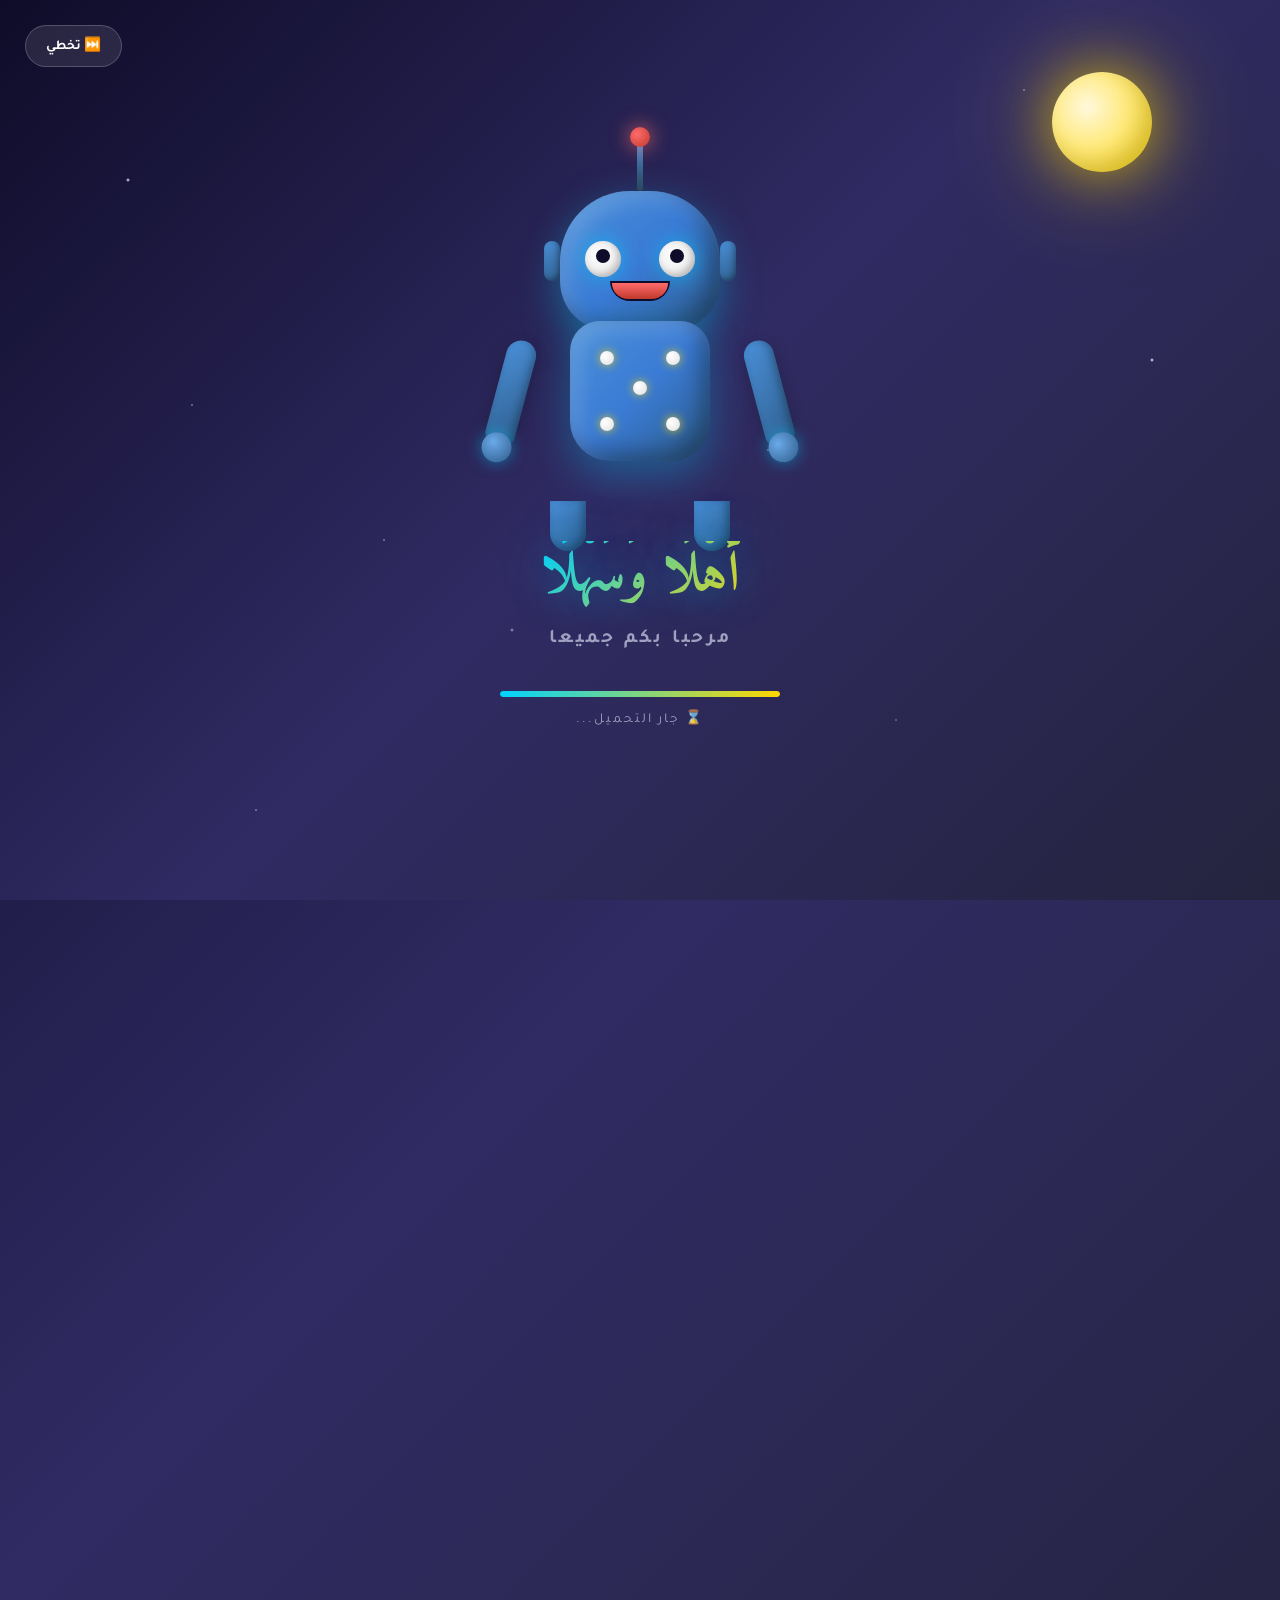
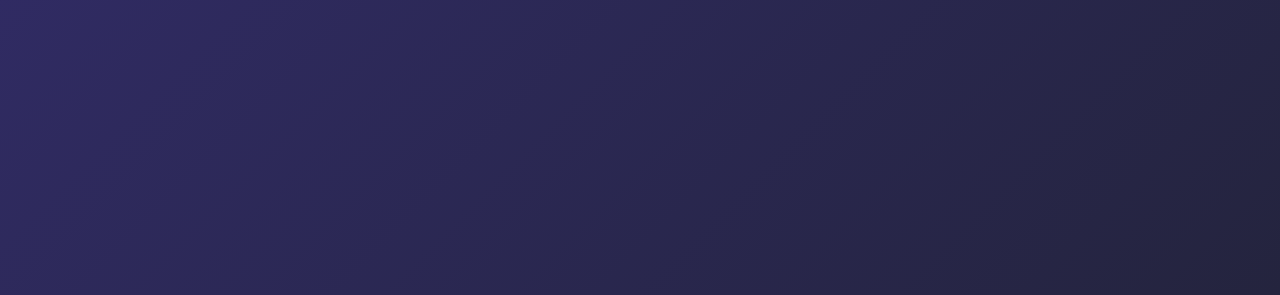
<file: index.html>
<!DOCTYPE html>
<html lang="ar" dir="rtl">
<head>
<meta charset="UTF-8">
<meta name="viewport" content="width=device-width, initial-scale=1.0">
<title>مَلْعَبُ العَرَبِيَّة — </title>
<link rel="preconnect" href="https://fonts.googleapis.com">
<link rel="preconnect" href="https://fonts.gstatic.com" crossorigin>
<link href="https://fonts.googleapis.com/css2?family=Tajawal:wght@400;500;700;800;900&family=Amiri:wght@400;700&display=swap" rel="stylesheet">
<style>
  * { margin:0; padding:0; box-sizing:border-box; font-family:'Tajawal',sans-serif; }

  :root {
    --primary:#00d2ff;
    --primary-dark:#3a7bd5;
    --gold:#FFD700;
    --gold-dark:#FFA500;
    --success:#2ed573;
    --danger:#ff4757;
    --purple:#9b59b6;
    --pink:#fd79a8;
    --orange:#e67e22;
    --teal:#00b894;
    --dark:#0f0c29;
    --dark-2:#302b63;
    --dark-3:#24243e;
    --text:#fff;
    --text-muted:#a0a0c0;
  }

  body {
    min-height:100vh;
    background:linear-gradient(135deg,var(--dark),var(--dark-2),var(--dark-3));
    color:var(--text);
    overflow-x:hidden;
    position:relative;
  }

  /* ============================================
     ROBOT INTRO SCREEN
  ============================================ */
  #introScreen {
    position:fixed;
    inset:0;
    background:linear-gradient(135deg, #0f0c29 0%, #302b63 50%, #24243e 100%);
    display:flex;
    flex-direction:column;
    justify-content:center;
    align-items:center;
    z-index:9999;
    transition:opacity 1s ease, visibility 1s;
    overflow:hidden;
  }

  #introScreen.hide {
    opacity:0;
    visibility:hidden;
    pointer-events:none;
  }

  /* Background bintang */
  .intro-stars {
    position:absolute;
    inset:0;
    background-image:
      radial-gradient(2px 2px at 10% 20%, white, transparent),
      radial-gradient(1px 1px at 30% 60%, white, transparent),
      radial-gradient(2px 2px at 50% 30%, white, transparent),
      radial-gradient(1px 1px at 70% 80%, rgba(255,255,255,0.8), transparent),
      radial-gradient(2px 2px at 90% 40%, white, transparent),
      radial-gradient(1px 1px at 20% 90%, white, transparent),
      radial-gradient(1px 1px at 80% 10%, white, transparent),
      radial-gradient(2px 2px at 40% 70%, rgba(255,255,255,0.6), transparent),
      radial-gradient(1px 1px at 60% 50%, white, transparent),
      radial-gradient(1px 1px at 15% 45%, white, transparent);
    animation:twinkle 3s ease-in-out infinite alternate;
  }

  @keyframes twinkle {
    0% { opacity:0.4; }
    100% { opacity:1; }
  }

  /* Bulan */
  .intro-moon {
    position:absolute;
    top:8%;
    right:10%;
    width:100px;
    height:100px;
    border-radius:50%;
    background:radial-gradient(circle at 35% 35%, #fff8dc, #ffd700);
    box-shadow:
      0 0 60px rgba(255,215,0,0.7),
      0 0 120px rgba(255,215,0,0.4),
      inset -10px -10px 20px rgba(0,0,0,0.15);
    animation:moonGlow 4s ease-in-out infinite;
  }

  @keyframes moonGlow {
    0%,100% { box-shadow:0 0 60px rgba(255,215,0,0.7), 0 0 120px rgba(255,215,0,0.4), inset -10px -10px 20px rgba(0,0,0,0.15); }
    50% { box-shadow:0 0 90px rgba(255,215,0,1), 0 0 160px rgba(255,215,0,0.6), inset -10px -10px 20px rgba(0,0,0,0.15); }
  }

  /* Robot */
  .robot-wrapper {
    position:relative;
    animation:robotFloat 3s ease-in-out infinite;
    margin-bottom:30px;
    z-index:2;
  }

  @keyframes robotFloat {
    0%,100% { transform:translateY(0); }
    50% { transform:translateY(-15px); }
  }

  .robot {
    position:relative;
    width:240px;
    height:340px;
  }

  /* Antena */
  .robot-antenna {
    position:absolute;
    top:-30px;
    left:50%;
    transform:translateX(-50%);
    width:6px;
    height:50px;
    background:linear-gradient(180deg, #4A90D9, #2c3e50);
    border-radius:3px;
    z-index:1;
  }

  .robot-antenna::after {
    content:'';
    position:absolute;
    top:-14px;
    left:50%;
    transform:translateX(-50%);
    width:20px;
    height:20px;
    border-radius:50%;
    background:radial-gradient(circle at 35% 35%, #ff6b6b, #c0392b);
    box-shadow:0 0 20px rgba(255,107,107,0.9);
    animation:antennaPulse 1s ease-in-out infinite;
  }

  @keyframes antennaPulse {
    0%,100% { box-shadow:0 0 20px rgba(255,107,107,0.9); transform:translateX(-50%) scale(1); }
    50% { box-shadow:0 0 40px rgba(255,107,107,1), 0 0 60px rgba(255,107,107,0.5); transform:translateX(-50%) scale(1.1); }
  }

  /* Kepala robot */
  .robot-head {
    position:absolute;
    top:20px;
    left:50%;
    transform:translateX(-50%);
    width:160px;
    height:140px;
    background:linear-gradient(135deg, #4A90D9 0%, #3a7bd5 50%, #2E5C8A 100%);
    border-radius:70px 70px 50px 50px;
    box-shadow:
      inset -10px -10px 20px rgba(0,0,0,0.3),
      inset 10px 10px 20px rgba(255,255,255,0.15),
      0 15px 40px rgba(0,210,255,0.4);
    z-index:2;
  }

  /* "Telinga" robot */
  .robot-ear {
    position:absolute;
    top:50%;
    transform:translateY(-50%);
    width:16px;
    height:40px;
    background:linear-gradient(135deg, #4A90D9, #2E5C8A);
    border-radius:8px;
    box-shadow:inset -2px -2px 5px rgba(0,0,0,0.3);
  }

  .robot-ear.left { left:-16px; }
  .robot-ear.right { right:-16px; }

  /* Mata robot */
  .robot-eye {
    position:absolute;
    top:50px;
    width:36px;
    height:36px;
    background:radial-gradient(circle at 40% 40%, #fff, #e0e0e0);
    border-radius:50%;
    box-shadow:
      inset -3px -3px 6px rgba(0,0,0,0.2),
      0 0 20px rgba(0,210,255,0.6);
    animation:blink 4s ease-in-out infinite;
    overflow:hidden;
  }

  .robot-eye.left { left:25px; }
  .robot-eye.right { right:25px; }

  .robot-eye::after {
    content:'';
    position:absolute;
    top:8px;
    left:50%;
    transform:translateX(-50%);
    width:14px;
    height:14px;
    background:#0f0c29;
    border-radius:50%;
    animation:eyeMove 3s ease-in-out infinite;
  }

  @keyframes blink {
    0%, 88%, 100% { transform:scaleY(1); }
    92% { transform:scaleY(0.1); }
  }

  @keyframes eyeMove {
    0%,100% { transform:translateX(-50%); }
    25% { transform:translateX(-70%); }
    75% { transform:translateX(-30%); }
  }

  /* Mulut robot */
  .robot-mouth {
    position:absolute;
    bottom:30px;
    left:50%;
    transform:translateX(-50%);
    width:60px;
    height:20px;
    background:#0f0c29;
    border-radius:0 0 30px 30px;
    overflow:hidden;
  }

  .robot-mouth::after {
    content:'';
    position:absolute;
    inset:2px;
    background:linear-gradient(180deg, #ff6b6b, #c0392b);
    border-radius:0 0 28px 28px;
    animation:mouthTalk 0.4s ease-in-out infinite;
  }

  @keyframes mouthTalk {
    0%,100% { transform:scaleY(0.6); }
    50% { transform:scaleY(1); }
  }

  /* Badan robot */
  .robot-body {
    position:absolute;
    top:150px;
    left:50%;
    transform:translateX(-50%);
    width:140px;
    height:140px;
    background:linear-gradient(135deg, #4A90D9 0%, #3a7bd5 50%, #2E5C8A 100%);
    border-radius:30px 30px 40px 40px;
    box-shadow:
      inset -10px -10px 20px rgba(0,0,0,0.3),
      inset 10px 10px 20px rgba(255,255,255,0.15),
      0 15px 40px rgba(0,210,255,0.3);
    z-index:2;
  }

  /* Tombol di badan */
  .robot-button {
    position:absolute;
    width:14px;
    height:14px;
    border-radius:50%;
    background:radial-gradient(circle at 35% 35%, #fff, #e0e0e0);
    box-shadow:0 0 10px rgba(255,215,0,0.8);
    animation:buttonPulse 2s ease-in-out infinite;
  }

  .robot-button:nth-child(1) { top:30px; left:30px; }
  .robot-button:nth-child(2) { top:30px; right:30px; animation-delay:0.3s; }
  .robot-button:nth-child(3) { top:60px; left:50%; transform:translateX(-50%); animation-delay:0.6s; }
  .robot-button:nth-child(4) { bottom:30px; left:30px; animation-delay:0.9s; }
  .robot-button:nth-child(5) { bottom:30px; right:30px; animation-delay:1.2s; }

  @keyframes buttonPulse {
    0%,100% { box-shadow:0 0 10px rgba(255,215,0,0.8); }
    50% { box-shadow:0 0 25px rgba(255,215,0,1), 0 0 40px rgba(255,215,0,0.6); }
  }

  /* Tangan robot */
  .robot-arm {
    position:absolute;
    top:170px;
    width:30px;
    height:110px;
    background:linear-gradient(135deg, #4A90D9, #2E5C8A);
    border-radius:15px;
    box-shadow:
      inset -3px -3px 8px rgba(0,0,0,0.3),
      0 5px 15px rgba(0,0,0,0.2);
    transform-origin:top center;
    z-index:1;
  }

  .robot-arm.left {
    left:-10px;
    transform:rotate(15deg);
    animation:armWaveLeft 2s ease-in-out infinite;
  }

  .robot-arm.right {
    right:-10px;
    transform:rotate(-15deg);
    animation:armWaveRight 2s ease-in-out infinite;
  }

  @keyframes armWaveLeft {
    0%,100% { transform:rotate(15deg); }
    50% { transform:rotate(25deg); }
  }

  @keyframes armWaveRight {
    0%,100% { transform:rotate(-15deg); }
    50% { transform:rotate(-85deg); }  /* Tangan melambai! */
  }

  /* Tangan (bulat di ujung) */
  .robot-hand {
    position:absolute;
    bottom:-15px;
    left:50%;
    transform:translateX(-50%);
    width:30px;
    height:30px;
    border-radius:50%;
    background:radial-gradient(circle at 35% 35%, #6aa9e9, #2E5C8A);
    box-shadow:0 0 15px rgba(0,210,255,0.5);
  }

  /* Kaki robot */
  .robot-leg {
    position:absolute;
    bottom:-40px;
    width:36px;
    height:50px;
    background:linear-gradient(135deg, #4A90D9, #2E5C8A);
    border-radius:0 0 18px 18px;
    box-shadow:inset -3px -3px 8px rgba(0,0,0,0.3);
  }

  .robot-leg.left { left:30px; }
  .robot-leg.right { right:30px; }

  /* Sapaan */
  .intro-greeting {
    z-index:2;
    text-align:center;
    animation:greetingSlide 1.2s ease-out 0.5s backwards;
  }

  @keyframes greetingSlide {
    from { opacity:0; transform:translateY(30px); }
    to { opacity:1; transform:translateY(0); }
  }

  .intro-greeting-ar {
    font-family:'Amiri',serif;
    font-size:3.5rem;
    font-weight:800;
    background:linear-gradient(135deg, var(--primary), var(--gold), var(--primary));
    background-size:200% 200%;
    -webkit-background-clip:text;
    -webkit-text-fill-color:transparent;
    background-clip:text;
    animation:gradientMove 3s ease-in-out infinite;
    line-height:1.3;
    margin-bottom:15px;
    text-shadow:0 0 40px rgba(0,210,255,0.5);
  }

  @keyframes gradientMove {
    0%,100% { background-position:0% 50%; }
    50% { background-position:100% 50%; }
  }

  .intro-greeting-id {
    color:var(--text-muted);
    font-size:1.2rem;
    font-weight:600;
    letter-spacing:3px;
  }

  /* Loading bar */
  .intro-loading {
    width:280px;
    height:6px;
    background:rgba(255,255,255,0.1);
    border-radius:3px;
    margin-top:40px;
    overflow:hidden;
    position:relative;
    z-index:2;
  }

  .intro-loading-fill {
    height:100%;
    width:0%;
    background:linear-gradient(90deg, var(--primary), var(--gold), var(--primary));
    background-size:200% 100%;
    border-radius:3px;
    animation:loadBar 4s ease-in-out forwards, gradientMove 2s ease-in-out infinite;
  }

  @keyframes loadBar {
    0% { width:0%; }
    100% { width:100%; }
  }

  .intro-loading-text {
    color:var(--text-muted);
    font-size:0.85rem;
    margin-top:12px;
    letter-spacing:2px;
    z-index:2;
    animation:dots 1.5s ease-in-out infinite;
  }

  @keyframes dots {
    0%,100% { opacity:0.5; }
    50% { opacity:1; }
  }

  /* Decorative particles */
  .intro-particle {
    position:absolute;
    font-size:1.5rem;
    pointer-events:none;
    z-index:1;
    opacity:0;
    animation:particleFloat 4s ease-out infinite;
  }

  @keyframes particleFloat {
    0% { transform:translateY(0) scale(0.5) rotate(0deg); opacity:0; }
    20% { opacity:1; }
    100% { transform:translateY(-150px) scale(1.2) rotate(360deg); opacity:0; }
  }

  /* ============================================
     PORTAL SCREEN
  ============================================ */
  #portalScreen {
    min-height:100vh;
    opacity:0;
    visibility:hidden;
    transition:opacity 1s ease 0.3s, visibility 1s;
    position:relative;
    z-index:5;
  }

  #portalScreen.show {
    opacity:1;
    visibility:visible;
  }

  /* Background */
  .portal-bg {
    position:fixed;
    inset:0;
    z-index:0;
    overflow:hidden;
    pointer-events:none;
  }

  .bg-circle {
    position:absolute;
    border-radius:50%;
    filter:blur(100px);
    opacity:0.3;
    animation:floatCircle 25s ease-in-out infinite;
  }

  .bg-circle.c1 { width:500px; height:500px; background:var(--primary); top:-150px; left:-150px; }
  .bg-circle.c2 { width:600px; height:600px; background:var(--purple); bottom:-200px; right:-200px; animation-delay:-8s; }
  .bg-circle.c3 { width:400px; height:400px; background:var(--gold); top:50%; left:40%; animation-delay:-16s; }
  .bg-circle.c4 { width:350px; height:350px; background:var(--pink); top:20%; right:20%; animation-delay:-12s; }

  @keyframes floatCircle {
    0%,100% { transform:translate(0,0) scale(1); }
    33% { transform:translate(120px,-80px) scale(1.15); }
    66% { transform:translate(-60px,120px) scale(0.9); }
  }

  /* Floating Arabic letters */
  .floating-arabic {
    position:absolute;
    inset:0;
    pointer-events:none;
  }

  .floating-arabic span {
    position:absolute;
    font-family:'Amiri',serif;
    font-size:6rem;
    color:rgba(255,255,255,0.025);
    font-weight:700;
    animation:floatArabic 20s ease-in-out infinite;
  }

  .floating-arabic span:nth-child(1) { top:5%; left:5%; animation-delay:0s; }
  .floating-arabic span:nth-child(2) { top:15%; right:10%; animation-delay:-2s; }
  .floating-arabic span:nth-child(3) { top:35%; left:15%; animation-delay:-4s; }
  .floating-arabic span:nth-child(4) { top:55%; right:20%; animation-delay:-6s; }
  .floating-arabic span:nth-child(5) { top:75%; left:10%; animation-delay:-8s; }
  .floating-arabic span:nth-child(6) { top:25%; left:45%; animation-delay:-10s; }
  .floating-arabic span:nth-child(7) { top:65%; right:40%; animation-delay:-12s; }
  .floating-arabic span:nth-child(8) { top:85%; right:5%; animation-delay:-14s; }
  .floating-arabic span:nth-child(9) { top:45%; left:80%; animation-delay:-16s; }
  .floating-arabic span:nth-child(10) { top:90%; left:50%; animation-delay:-18s; }

  @keyframes floatArabic {
    0%,100% { transform:translate(0,0) rotate(0deg); }
    50% { transform:translate(40px,-30px) rotate(20deg); }
  }

  /* Container */
  .portal-container {
    position:relative;
    z-index:5;
    max-width:1500px;
    margin:0 auto;
    padding:30px 25px;
  }

  /* Header */
  .portal-header {
    text-align:center;
    margin-bottom:40px;
    animation:fadeDown 0.8s ease;
  }

  @keyframes fadeDown {
    from { opacity:0; transform:translateY(-30px); }
    to { opacity:1; transform:translateY(0); }
  }

  .portal-logo {
    display:inline-flex;
    align-items:center;
    gap:20px;
    margin-bottom:15px;
    padding:15px 35px;
    background:rgba(255,255,255,0.05);
    backdrop-filter:blur(20px);
    border-radius:60px;
    border:2px solid rgba(0,210,255,0.3);
    box-shadow:0 15px 50px rgba(0,210,255,0.2);
    transition:all 0.4s;
  }

  .portal-logo:hover {
    transform:translateY(-5px) scale(1.02);
    box-shadow:0 25px 70px rgba(0,210,255,0.4);
    border-color:var(--primary);
  }

  .portal-logo-icon {
    font-size:3rem;
    animation:iconFloat 3s ease-in-out infinite;
  }

  @keyframes iconFloat {
    0%,100% { transform:translateY(0) rotate(0deg); }
    50% { transform:translateY(-8px) rotate(5deg); }
  }

  .portal-logo-text {
    text-align:right;
  }

  .portal-logo-text h1 {
    font-family:'Amiri',serif;
    font-size:2.2rem;
    font-weight:800;
    background:linear-gradient(135deg, var(--primary), var(--gold));
    -webkit-background-clip:text;
    -webkit-text-fill-color:transparent;
    background-clip:text;
    line-height:1.2;
    margin-bottom:4px;
  }

  .portal-logo-text p {
    color:var(--text-muted);
    font-size:0.95rem;
    letter-spacing:2px;
  }

  .portal-tagline {
    color:var(--text-muted);
    font-size:1.1rem;
    margin-top:15px;
    max-width:700px;
    margin-left:auto;
    margin-right:auto;
    line-height:1.6;
  }

  /* Stats */
  .portal-stats {
    display:flex;
    justify-content:center;
    gap:20px;
    margin-bottom:35px;
    flex-wrap:wrap;
    animation:fadeUp 0.8s ease 0.2s backwards;
  }

  @keyframes fadeUp {
    from { opacity:0; transform:translateY(20px); }
    to { opacity:1; transform:translateY(0); }
  }

  .portal-stat {
    display:flex;
    align-items:center;
    gap:12px;
    padding:14px 25px;
    background:rgba(0,0,0,0.35);
    backdrop-filter:blur(15px);
    border-radius:16px;
    border:1px solid rgba(255,255,255,0.1);
    transition:all 0.3s;
  }

  .portal-stat:hover {
    transform:translateY(-4px);
    border-color:rgba(0,210,255,0.4);
    box-shadow:0 10px 30px rgba(0,210,255,0.2);
  }

  .portal-stat-icon {
    font-size:1.8rem;
  }

  .portal-stat-body .num {
    color:var(--gold);
    font-size:1.5rem;
    font-weight:900;
    line-height:1;
  }

  .portal-stat-body .label {
    color:var(--text-muted);
    font-size:0.75rem;
    margin-top:2px;
  }

  /* Filters */
  .portal-filters {
    display:flex;
    justify-content:center;
    gap:10px;
    margin-bottom:25px;
    flex-wrap:wrap;
    animation:fadeUp 0.8s ease 0.4s backwards;
  }

  .filter-btn {
    padding:10px 22px;
    border-radius:50px;
    border:2px solid rgba(255,255,255,0.15);
    background:rgba(255,255,255,0.05);
    color:var(--text);
    font-family:'Tajawal',sans-serif;
    font-weight:700;
    font-size:0.9rem;
    cursor:pointer;
    transition:all 0.3s;
    display:flex;
    align-items:center;
    gap:8px;
  }

  .filter-btn:hover {
    background:rgba(0,210,255,0.1);
    border-color:rgba(0,210,255,0.5);
    transform:translateY(-2px);
  }

  .filter-btn.active {
    background:linear-gradient(135deg, var(--primary), var(--primary-dark));
    border-color:transparent;
    box-shadow:0 8px 25px rgba(0,210,255,0.4);
  }

  /* Search */
  .portal-search {
    max-width:500px;
    margin:0 auto 30px;
    position:relative;
    animation:fadeUp 0.8s ease 0.5s backwards;
  }

  .search-input {
    width:100%;
    padding:16px 55px 16px 25px;
    border-radius:50px;
    border:2px solid rgba(255,255,255,0.15);
    background:rgba(255,255,255,0.05);
    backdrop-filter:blur(15px);
    color:var(--text);
    font-family:'Tajawal',sans-serif;
    font-size:1rem;
    transition:all 0.3s;
  }

  .search-input:focus {
    outline:none;
    border-color:var(--primary);
    background:rgba(0,210,255,0.08);
    box-shadow:0 0 30px rgba(0,210,255,0.3);
  }

  .search-input::placeholder {
    color:var(--text-muted);
  }

  .search-icon {
    position:absolute;
    right:20px;
    top:50%;
    transform:translateY(-50%);
    font-size:1.3rem;
    pointer-events:none;
    color:var(--text-muted);
  }

  /* Games Grid */
  .games-grid {
    display:grid;
    grid-template-columns:repeat(auto-fill, minmax(280px, 1fr));
    gap:22px;
    animation:fadeUp 0.8s ease 0.6s backwards;
  }

  .game-card {
    position:relative;
    background:rgba(255,255,255,0.05);
    backdrop-filter:blur(20px);
    border-radius:22px;
    padding:25px;
    text-decoration:none;
    color:var(--text);
    overflow:hidden;
    transition:all 0.4s cubic-bezier(0.34, 1.56, 0.64, 1);
    cursor:pointer;
    display:flex;
    flex-direction:column;
    min-height:260px;
    border:2px solid rgba(255,255,255,0.08);
  }

  .game-card::before {
    content:'';
    position:absolute;
    inset:0;
    background:var(--card-gradient, linear-gradient(135deg, #00d2ff, #3a7bd5));
    opacity:0.12;
    transition:opacity 0.4s;
    z-index:0;
  }

  .game-card:hover {
    transform:translateY(-10px) scale(1.02);
    border-color:rgba(0,210,255,0.5);
    box-shadow:0 30px 70px rgba(0,210,255,0.3);
  }

  .game-card:hover::before {
    opacity:0.25;
  }

  .game-card.hide {
    display:none;
  }

  .game-card-icon {
    font-size:3rem;
    margin-bottom:15px;
    position:relative;
    z-index:1;
    transition:transform 0.4s;
    display:inline-block;
  }

  .game-card:hover .game-card-icon {
    transform:scale(1.2) rotate(-5deg);
  }

  .game-card-content {
    position:relative;
    z-index:1;
    flex:1;
    display:flex;
    flex-direction:column;
  }

  .game-card h3 {
    font-size:1.25rem;
    font-weight:900;
    margin-bottom:8px;
    line-height:1.4;
  }

  .game-card p {
    font-size:0.88rem;
    color:var(--text-muted);
    margin-bottom:15px;
    line-height:1.5;
    flex:1;
  }

  .game-card-tags {
    display:flex;
    gap:6px;
    flex-wrap:wrap;
    margin-bottom:12px;
  }

  .tag {
    padding:4px 10px;
    border-radius:20px;
    font-size:0.7rem;
    font-weight:700;
    border:1px solid;
  }

  .tag.solo {
    background:rgba(0,210,255,0.12);
    color:var(--primary);
    border-color:rgba(0,210,255,0.4);
  }

  .tag.team {
    background:rgba(46,213,115,0.12);
    color:var(--success);
    border-color:rgba(46,213,115,0.4);
  }

  .tag.versus {
    background:rgba(255,71,87,0.12);
    color:var(--danger);
    border-color:rgba(255,71,87,0.4);
  }

  .tag.new {
    background:rgba(255,215,0,0.15);
    color:var(--gold);
    border-color:rgba(255,215,0,0.5);
    animation:pulseNew 1.5s ease-in-out infinite;
  }

  @keyframes pulseNew {
    0%,100% { box-shadow:0 0 0 0 rgba(255,215,0,0.4); }
    50% { box-shadow:0 0 0 8px rgba(255,215,0,0); }
  }

  .game-card-footer {
    position:relative;
    z-index:1;
    display:flex;
    justify-content:space-between;
    align-items:center;
    padding-top:12px;
    border-top:1px solid rgba(255,255,255,0.1);
    margin-top:auto;
  }

  .game-card-count {
    color:var(--text-muted);
    font-size:0.8rem;
    display:flex;
    align-items:center;
    gap:6px;
  }

  .game-card-count strong {
    color:var(--gold);
  }

  .game-card-arrow {
    font-size:1.3rem;
    color:var(--primary);
    transition:transform 0.4s;
  }

  .game-card:hover .game-card-arrow {
    transform:translateX(-8px);
  }

  /* Empty state */
  .empty-state {
    grid-column:1/-1;
    text-align:center;
    padding:80px 20px;
    color:var(--text-muted);
  }

  .empty-state-icon {
    font-size:4rem;
    margin-bottom:15px;
    display:block;
    opacity:0.5;
  }

  /* Footer */
  .portal-footer {
    text-align:center;
    padding:50px 20px 30px;
    color:var(--text-muted);
    font-size:0.85rem;
    position:relative;
    z-index:5;
  }

  .portal-footer .footer-line {
    height:1px;
    background:linear-gradient(90deg, transparent, rgba(255,255,255,0.15), transparent);
    margin-bottom:25px;
  }

  .portal-footer .heart {
    color:var(--danger);
    animation:heartBeat 1.2s ease-in-out infinite;
    display:inline-block;
  }

  @keyframes heartBeat {
    0%,100% { transform:scale(1); }
    50% { transform:scale(1.2); }
  }

  /* Admin floating button */
  .admin-fab {
    position:fixed;
    bottom:30px;
    left:30px;
    width:60px;
    height:60px;
    border-radius:50%;
    background:linear-gradient(135deg, var(--gold), var(--gold-dark));
    color:#000;
    border:none;
    font-size:1.6rem;
    cursor:pointer;
    box-shadow:0 10px 30px rgba(255,215,0,0.5);
    z-index:100;
    transition:all 0.3s;
    display:flex;
    align-items:center;
    justify-content:center;
    text-decoration:none;
  }

  .admin-fab:hover {
    transform:scale(1.15) rotate(15deg);
    box-shadow:0 15px 40px rgba(255,215,0,0.7);
  }

  /* Back to top */
  .back-top {
    position:fixed;
    bottom:30px;
    right:30px;
    width:50px;
    height:50px;
    border-radius:50%;
    background:rgba(0,210,255,0.2);
    backdrop-filter:blur(15px);
    color:var(--primary);
    border:2px solid rgba(0,210,255,0.4);
    font-size:1.3rem;
    cursor:pointer;
    box-shadow:0 8px 25px rgba(0,0,0,0.3);
    z-index:100;
    transition:all 0.3s;
    display:none;
    align-items:center;
    justify-content:center;
  }

  .back-top.show {
    display:flex;
    animation:fadeIn 0.3s;
  }

  .back-top:hover {
    background:var(--primary);
    color:#fff;
    transform:translateY(-5px);
  }

  @keyframes fadeIn {
    from { opacity:0; transform:scale(0.5); }
    to { opacity:1; transform:scale(1); }
  }

  /* Responsive */
  @media (max-width:768px) {
    .robot { width:180px; height:260px; }
    .robot-head { width:120px; height:105px; border-radius:55px 55px 40px 40px; }
    .robot-eye { width:28px; height:28px; top:38px; }
    .robot-eye.left { left:18px; }
    .robot-eye.right { right:18px; }
    .robot-body { width:105px; height:105px; top:115px; }
    .robot-arm { width:24px; height:85px; top:130px; }
    .robot-leg { width:28px; height:40px; bottom:-30px; }
    .robot-leg.left { left:22px; }
    .robot-leg.right { right:22px; }

    .intro-greeting-ar { font-size:2.2rem; }
    .intro-greeting-id { font-size:0.95rem; }

    .portal-logo { padding:12px 25px; gap:12px; }
    .portal-logo-icon { font-size:2.2rem; }
    .portal-logo-text h1 { font-size:1.5rem; }
    .portal-logo-text p { font-size:0.8rem; }

    .portal-tagline { font-size:0.95rem; }

    .games-grid { grid-template-columns:1fr; gap:15px; }
    .game-card { padding:20px; min-height:220px; }

    .filter-btn { padding:8px 16px; font-size:0.8rem; }
    .portal-stat { padding:10px 18px; }
    .portal-stat-body .num { font-size:1.2rem; }

    .admin-fab { width:50px; height:50px; font-size:1.3rem; bottom:20px; left:20px; }
    .back-top { width:45px; height:45px; bottom:20px; right:20px; }
  }

  /* Skip intro button */
  .skip-intro {
    position:absolute;
    top:25px;
    left:25px;
    padding:10px 20px;
    background:rgba(255,255,255,0.1);
    backdrop-filter:blur(10px);
    border:1px solid rgba(255,255,255,0.2);
    border-radius:50px;
    color:var(--text);
    font-family:'Tajawal',sans-serif;
    font-size:0.85rem;
    font-weight:700;
    cursor:pointer;
    transition:all 0.3s;
    z-index:10;
  }

  .skip-intro:hover {
    background:rgba(255,255,255,0.2);
    transform:scale(1.05);
  }
</style>
</head>
<body>

<!-- ============================================
     INTRO SCREEN (Robot + Greeting)
============================================ -->
<div id="introScreen">
  <div class="intro-stars"></div>
  <div class="intro-moon"></div>

  <!-- Floating particles -->
  <div class="intro-particle" style="top:20%; left:15%; animation-delay:0s;">✨</div>
  <div class="intro-particle" style="top:30%; right:20%; animation-delay:0.5s;">⭐</div>
  <div class="intro-particle" style="top:60%; left:25%; animation-delay:1s;">💫</div>
  <div class="intro-particle" style="top:70%; right:15%; animation-delay:1.5s;">✨</div>
  <div class="intro-particle" style="top:40%; left:70%; animation-delay:2s;">🌟</div>
  <div class="intro-particle" style="top:80%; left:50%; animation-delay:2.5s;">⭐</div>
  <div class="intro-particle" style="top:15%; right:40%; animation-delay:3s;">💫</div>

  <!-- Skip button -->
  <button class="skip-intro" id="skipIntro">⏭️ تخطي</button>

  <!-- Robot -->
  <div class="robot-wrapper">
    <div class="robot">
      <div class="robot-antenna"></div>

      <!-- Head -->
      <div class="robot-head">
        <div class="robot-ear left"></div>
        <div class="robot-ear right"></div>
        <div class="robot-eye left"></div>
        <div class="robot-eye right"></div>
        <div class="robot-mouth"></div>
      </div>

      <!-- Body -->
      <div class="robot-body">
        <div class="robot-button"></div>
        <div class="robot-button"></div>
        <div class="robot-button"></div>
        <div class="robot-button"></div>
        <div class="robot-button"></div>
      </div>

      <!-- Arms -->
      <div class="robot-arm left">
        <div class="robot-hand"></div>
      </div>
      <div class="robot-arm right">
        <div class="robot-hand"></div>
      </div>

      <!-- Legs -->
      <div class="robot-leg left"></div>
      <div class="robot-leg right"></div>
    </div>
  </div>

  <!-- Greeting -->
  <div class="intro-greeting">
    <div class="intro-greeting-ar" id="greetingAr">أَهْلًا وَسَهْلًا</div>
    <div class="intro-greeting-id">مرحبا بكم جميعا</div>
  </div>

  <!-- Loading -->
  <div class="intro-loading">
    <div class="intro-loading-fill"></div>
  </div>
  <div class="intro-loading-text" id="loadingText">⌛ جار التحميل...</div>
</div>

<!-- ============================================
     PORTAL SCREEN
============================================ -->
<div id="portalScreen">
  <!-- Background -->
  <div class="portal-bg">
    <div class="bg-circle c1"></div>
    <div class="bg-circle c2"></div>
    <div class="bg-circle c3"></div>
    <div class="bg-circle c4"></div>
    <div class="floating-arabic">
      <span>ض</span><span>ص</span><span>ث</span><span>ق</span><span>ف</span>
      <span>غ</span><span>ع</span><span>خ</span><span>ح</span><span>ج</span>
    </div>
  </div>

  <div class="portal-container">

    <!-- Header -->
    <div class="portal-header">
      <div class="portal-logo">
        <span class="portal-logo-icon">🎓</span>
        <div class="portal-logo-text">
          <h1>مَلْعَبُ العَرَبِيَّة</h1>
          <p>ARAB PLAYGROUND</p>
        </div>
      </div>
      <p class="portal-tagline">
        منصة تعليمية تفاعلية لتعلّم اللغة العربية — ١٣ لعبة ممتعة للفردي والجماعي
      </p>
    </div>

    <!-- Stats -->
    <div class="portal-stats">
      <div class="portal-stat">
        <span class="portal-stat-icon">🎮</span>
        <div class="portal-stat-body">
          <div class="num" id="statGames">٠</div>
          <div class="label">لعبة</div>
        </div>
      </div>
      <div class="portal-stat">
        <span class="portal-stat-icon">📝</span>
        <div class="portal-stat-body">
          <div class="num" id="statQuestions">٠</div>
          <div class="label">سؤال</div>
        </div>
      </div>
      <div class="portal-stat">
        <span class="portal-stat-icon">📚</span>
        <div class="portal-stat-body">
          <div class="num">١٤</div>
          <div class="label">وحدة</div>
        </div>
      </div>
      <div class="portal-stat">
        <span class="portal-stat-icon">🎯</span>
        <div class="portal-stat-body">
          <div class="num">∞</div>
          <div class="label">متعة</div>
        </div>
      </div>
    </div>

    <!-- Filters -->
    <div class="portal-filters">
      <button class="filter-btn active" data-filter="all">🎯 الكل</button>
      <button class="filter-btn" data-filter="solo">👤 فردي</button>
      <button class="filter-btn" data-filter="team">👥 فرق</button>
      <button class="filter-btn" data-filter="versus">⚔️ مواجهة</button>
    </div>

    <!-- Search -->
    <div class="portal-search">
      <input type="text" class="search-input" id="searchInput" placeholder="🔍 ابحث عن لعبة...">
      <span class="search-icon">🔍</span>
    </div>

    <!-- Games Grid -->
    <div class="games-grid" id="gamesGrid"></div>

  </div>

  <!-- Footer -->
  <div class="portal-footer">
    <div class="footer-line"></div>
    <p>
      صُنع بـ <span class="heart">❤️</span> لتعلّم اللغة العربية
      <br>
      <span style="opacity:0.6; font-size:0.8rem; margin-top:8px; display:inline-block;">
        جميع البيانات محفوظة محليًا في متصفحك
      </span>
    </p>
  </div>

  <!-- Admin FAB -->
  <a href="editor/manage.html" class="admin-fab" title="لوحة المعلم">
    ⚙️
  </a>

  <!-- Back to top -->
  <button class="back-top" id="backTop" title="للأعلى">⬆️</button>
</div>

<script>
/* ============================================================
   GAMES DATA
============================================================ */
const GAMES = [
  {
    id: 'quiz',
    path: 'games/quiz/index.html',
    icon: '📝',
    title: 'اختبار الاختيار من متعدد',
    description: 'أسئلة اختيار من متعدد لتقييم المفردات',
    tags: ['solo', 'team', 'versus'],
    gradient: 'linear-gradient(135deg, #00d2ff, #3a7bd5)',
    storageKey: 'arab_game_questions',
    isNew: false,
  },
  {
    id: 'tts',
    path: 'games/tts/index.html',
    icon: '🧩',
    title: 'الكلمات المتقاطعة',
    description: 'حل الألغاز واكتب الإجابات بالعربية',
    tags: ['solo', 'team'],
    gradient: 'linear-gradient(135deg, #FFD700, #FFA500)',
    storageKey: 'arab_tts_questions',
    isNew: false,
  },
  {
    id: 'tug-of-war',
    path: 'games/tug-of-war/index.html',
    icon: '🪢',
    title: 'شدّ الحبل',
    description: 'تحدَّ الفريق الآخر واسحب الحبل!',
    tags: ['versus', 'team'],
    gradient: 'linear-gradient(135deg, #E74C3C, #A93226)',
    storageKey: 'arab_tug_questions',
    isNew: false,
  },
  {
    id: 'guess-image',
    path: 'games/guess-image/index.html',
    icon: '🖼️',
    title: 'خمّن الصورة',
    description: 'شاهد الصورة واذكر اسمها بالعربية',
    tags: ['solo', 'team'],
    gradient: 'linear-gradient(135deg, #2ed573, #1e8449)',
    storageKey: 'arab_guess_image_data',
    isNew: true,
  },
  {
    id: 'guess-sentence',
    path: 'games/guess-sentence/index.html',
    icon: '💬',
    title: 'خمّن الجملة المفيدة',
    description: 'مثّل الجملة بإشارات، وفريقك يخمّن',
    tags: ['team'],
    gradient: 'linear-gradient(135deg, #9b59b6, #6c3483)',
    storageKey: 'arab_guess_sentence_data',
    isNew: true,
  },
  {
    id: 'arrange',
    path: 'games/arrange/index.html',
    icon: '🧱',
    title: 'رتّب الجملة',
    description: 'رتب الكلمات لتكوين جملة صحيحة',
    tags: ['solo', 'team'],
    gradient: 'linear-gradient(135deg, #ffa502, #e67e22)',
    storageKey: 'arab_arrange_data',
    isNew: true,
  },
  {
    id: 'true-false',
    path: 'games/true-false/index.html',
    icon: '⚡',
    title: 'صح أم خطأ',
    description: 'أجب بسرعة: صح أم خطأ؟',
    tags: ['solo', 'versus'],
    gradient: 'linear-gradient(135deg, #ff4757, #c0392b)',
    storageKey: 'arab_truefalse_data',
    isNew: true,
  },
  {
    id: 'hangman',
    path: 'games/hangman/index.html',
    icon: '🪢',
    title: 'المشنقة',
    description: 'خمّن الحروف لتنقذ الكلمة',
    tags: ['solo', 'team'],
    gradient: 'linear-gradient(135deg, #636e72, #2d3436)',
    storageKey: 'arab_hangman_data',
    isNew: true,
  },
  {
    id: 'wheel',
    path: 'games/wheel/index.html',
    icon: '🎡',
    title: 'عجلة المفردات',
    description: 'أدر العجلة واذكر كلمات من الفئة',
    tags: ['team'],
    gradient: 'linear-gradient(135deg, #fd79a8, #e84393)',
    storageKey: 'arab_wheel_categories',
    isNew: true,
  },
  {
    id: 'message-relay',
    path: 'games/message-relay/index.html',
    icon: '📡',
    title: 'نقل الرسالة',
    description: 'الهمس المتسلسل — انقل الجملة لفريقك',
    tags: ['team', 'versus'],
    gradient: 'linear-gradient(135deg, #00d2ff, #3a7bd5)',
    storageKey: 'arab_message_relay_data',
    isNew: true,
  },
  {
    id: 'punishment-cards',
    path: 'games/punishment-cards/index.html',
    icon: '🎴',
    title: 'بطاقات العقوبة',
    description: 'اسحب بطاقة عشوائية لتنفيذ التحدي',
    tags: ['solo', 'team'],
    gradient: 'linear-gradient(135deg, #c0392b, #8B0000)',
    storageKey: 'arab_punishment_cards_data',
    isNew: true,
  },
  {
    id: 'scoreboard-jets',
    path: 'games/scoreboard-jets/index.html',
    icon: '🛩️',
    title: 'لوحة النقاط (طائرات)',
    description: 'تابع نقاط الفرق — الطائرة الأعلى تفوز!',
    tags: ['team', 'versus'],
    gradient: 'linear-gradient(135deg, #3498db, #2980b9)',
    storageKey: 'arab_scoreboard_jets_data',
    isNew: true,
  },
  {
    id: 'memory',
    path: 'games/memory/index.html',
    icon: '🧠',
    title: 'لعبة الذاكرة',
    description: 'طابق الصور مع الكلمات العربية',
    tags: ['solo', 'team'],
    gradient: 'linear-gradient(135deg, #a29bfe, #6c5ce7)',
    storageKey: 'arab_memory_data',
    isNew: true,
    comingSoon: true,
  },
];

/* ============================================================
   STATE
============================================================ */
const state = {
  filter: 'all',
  search: '',
};

/* ============================================================
   HELPERS
============================================================ */
function toArabic(num) {
  const d = ['٠','١','٢','٣','٤','٥','٦','٧','٨','٩'];
  return String(num).split('').map(x => d[parseInt(x)] || x).join('');
}

function loadGameCount(game) {
  if (!game.storageKey) return 0;
  try {
    const saved = localStorage.getItem(game.storageKey);
    if (saved) {
      const parsed = JSON.parse(saved);
      if (Array.isArray(parsed)) return parsed.length;
    }
  } catch (e) {}
  return 0;
}

/* ============================================================
   INTRO SCREEN → PORTAL
============================================================ */
let introFinished = false;

function finishIntro() {
  if (introFinished) return;
  introFinished = true;

  const introScreen = document.getElementById('introScreen');
  const portalScreen = document.getElementById('portalScreen');

  introScreen.classList.add('hide');
  setTimeout(() => {
    portalScreen.classList.add('show');
    // Trigger stats + grid animation
    updateStats();
  }, 300);
}

// Speech synthesis untuk "أهلًا وسهلًا"
function speakGreeting() {
  try {
    if (!('speechSynthesis' in window)) return;

    const utterance = new SpeechSynthesisUtterance('أهلا وسهلا');
    utterance.lang = 'ar-SA';
    utterance.rate = 0.85;
    utterance.pitch = 1.1;
    utterance.volume = 1;

    // Coba cari voice Arab
    const voices = window.speechSynthesis.getVoices();
    const arabicVoice = voices.find(v => v.lang.startsWith('ar'));
    if (arabicVoice) utterance.voice = arabicVoice;

    window.speechSynthesis.speak(utterance);
  } catch (e) {
    console.log('Speech error:', e);
  }
}

// Fallback sound effect jika speech synthesis tidak tersedia
function playChimeSound() {
  try {
    const audioCtx = new (window.AudioContext || window.webkitAudioContext)();
    const notes = [523.25, 659.25, 783.99, 1046.50]; // C5, E5, G5, C6
    notes.forEach((freq, i) => {
      const osc = audioCtx.createOscillator();
      const gain = audioCtx.createGain();
      osc.type = 'sine';
      osc.frequency.value = freq;
      gain.gain.setValueAtTime(0.08, audioCtx.currentTime + i * 0.15);
      gain.gain.exponentialRampToValueAtTime(0.001, audioCtx.currentTime + i * 0.15 + 0.5);
      osc.connect(gain);
      gain.connect(audioCtx.destination);
      osc.start(audioCtx.currentTime + i * 0.15);
      osc.stop(audioCtx.currentTime + i * 0.15 + 0.5);
    });
  } catch (e) {}
}

// Load voices (kadang async)
if ('speechSynthesis' in window) {
  window.speechSynthesis.onvoiceschanged = () => {};
  window.speechSynthesis.getVoices();
}

// Trigger greeting saat intro muncul
window.addEventListener('load', () => {
  setTimeout(() => {
    speakGreeting();
    playChimeSound();
  }, 800);

  // Auto finish setelah 4.5 detik
  setTimeout(finishIntro, 4500);
});

// Skip button
document.getElementById('skipIntro').addEventListener('click', () => {
  finishIntro();
});

/* ============================================================
   PORTAL: RENDER GAMES
============================================================ */
function renderGames() {
  const grid = document.getElementById('gamesGrid');
  grid.innerHTML = '';

  const filtered = GAMES.filter(game => {
    // Filter kategori
    if (state.filter !== 'all' && !game.tags.includes(state.filter)) return false;

    // Filter search
    if (state.search) {
      const search = state.search.toLowerCase();
      const haystack = (game.title + ' ' + game.description + ' ' + game.id).toLowerCase();
      if (!haystack.includes(search)) return false;
    }

    return true;
  });

  if (filtered.length === 0) {
    grid.innerHTML = `
      <div class="empty-state">
        <span class="empty-state-icon">🔍</span>
        <h3>لا توجد نتائج</h3>
        <p>جرّب كلمة بحث أخرى أو غيّر الفلتر</p>
      </div>
    `;
    return;
  }

  filtered.forEach((game, idx) => {
    const count = loadGameCount(game);

    const card = document.createElement('a');
    card.className = 'game-card';
    card.href = game.path;
    card.style.setProperty('--card-gradient', game.gradient);
    card.style.animationDelay = (idx * 0.05) + 's';
    card.style.animation = 'fadeUp 0.6s ease backwards';

    card.innerHTML = `
      <span class="game-card-icon">${game.icon}</span>
      <div class="game-card-content">
        <h3>${game.title}</h3>
        <p>${game.description}</p>
        <div class="game-card-tags">
          ${game.tags.includes('solo') ? '<span class="tag solo">👤 فردي</span>' : ''}
          ${game.tags.includes('team') ? '<span class="tag team">👥 فرق</span>' : ''}
          ${game.tags.includes('versus') ? '<span class="tag versus">⚔️ مواجهة</span>' : ''}
          ${game.isNew && !game.comingSoon ? '<span class="tag new">✨ جديد</span>' : ''}
          ${game.comingSoon ? '<span class="tag" style="background:rgba(255,167,2,0.15); color:#ffa502; border-color:rgba(255,167,2,0.5);">🔜 قريبًا</span>' : ''}
        </div>
      </div>
      <div class="game-card-footer">
        <div class="game-card-count">
          ${count > 0 ? `📝 <strong>${toArabic(count)}</strong> سؤال` : '📝 جديد'}
        </div>
        <span class="game-card-arrow">←</span>
      </div>
    `;

    // Klik handler untuk "coming soon"
    if (game.comingSoon) {
      card.addEventListener('click', (e) => {
        e.preventDefault();
        alert('🔜 هذه اللعبة قادمة قريبًا!');
      });
    }

    // Sound + animation saat hover/klik
    card.addEventListener('mouseenter', () => {
      // Optional: play hover sound
    });

    grid.appendChild(card);
  });
}

/* ============================================================
   UPDATE STATS
============================================================ */
function updateStats() {
  const totalGames = GAMES.filter(g => !g.comingSoon).length;
  let totalQuestions = 0;

  GAMES.forEach(game => {
    totalQuestions += loadGameCount(game);
  });

  animateNumber('statGames', totalGames);
  animateNumber('statQuestions', totalQuestions);
}

function animateNumber(id, target) {
  const el = document.getElementById(id);
  if (!el) return;

  let current = 0;
  const step = Math.max(1, Math.ceil(target / 30));
  const interval = setInterval(() => {
    current += step;
    if (current >= target) {
      current = target;
      clearInterval(interval);
    }
    el.textContent = toArabic(current);
  }, 30);
}

/* ============================================================
   FILTERS
============================================================ */
document.querySelectorAll('.filter-btn').forEach(btn => {
  btn.addEventListener('click', () => {
    document.querySelectorAll('.filter-btn').forEach(b => b.classList.remove('active'));
    btn.classList.add('active');
    state.filter = btn.dataset.filter;
    renderGames();
  });
});

/* ============================================================
   SEARCH
============================================================ */
const searchInput = document.getElementById('searchInput');
searchInput.addEventListener('input', (e) => {
  state.search = e.target.value.trim();
  renderGames();
});

/* ============================================================
   BACK TO TOP
============================================================ */
const backTop = document.getElementById('backTop');

window.addEventListener('scroll', () => {
  if (window.scrollY > 300) {
    backTop.classList.add('show');
  } else {
    backTop.classList.remove('show');
  }
});

backTop.addEventListener('click', () => {
  window.scrollTo({ top: 0, behavior: 'smooth' });
});

/* ============================================================
   INIT
============================================================ */
renderGames();
</script>
</body>
</html>
</file>
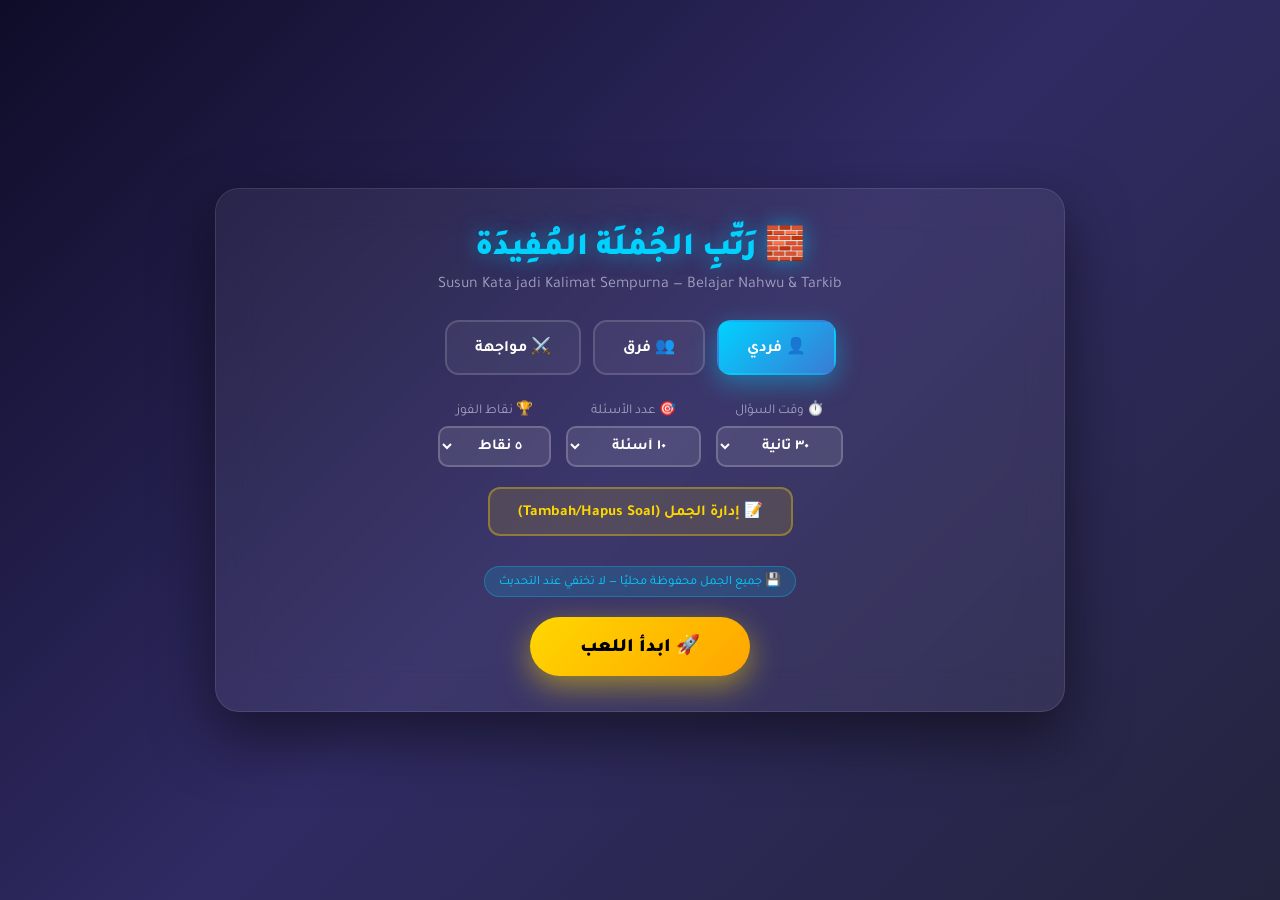
<file: games/arrange/index.html>
<!DOCTYPE html>
<html lang="ar" dir="rtl">
<head>
<meta charset="UTF-8">
<meta name="viewport" content="width=device-width, initial-scale=1.0">
<title>رَتِّبِ الجُمْلَة المُفِيدَة — Susun Kalimat</title>
<style>
  @import url('https://fonts.googleapis.com/css2?family=Tajawal:wght@400;500;700;800;900&family=Amiri:wght@400;700&display=swap');

  * { margin:0; padding:0; box-sizing:border-box; font-family:'Tajawal',sans-serif; }

  :root {
    --primary:#00d2ff;
    --primary-dark:#3a7bd5;
    --gold:#FFD700;
    --gold-dark:#FFA500;
    --success:#2ed573;
    --danger:#ff4757;
    --dark:#0f0c29;
    --dark-2:#302b63;
    --dark-3:#24243e;
    --text:#fff;
    --text-muted:#a0a0c0;
  }

  body {
    min-height:100vh;
    background:linear-gradient(135deg,var(--dark),var(--dark-2),var(--dark-3));
    color:var(--text);
    overflow-x:hidden;
  }

  /* ===== Background ===== */
  .bg-animation {
    position:fixed; inset:0; z-index:0;
    overflow:hidden; pointer-events:none;
  }
  .bg-circle {
    position:absolute; border-radius:50%;
    filter:blur(80px); opacity:0.3;
    animation:floatCircle 20s ease-in-out infinite;
  }
  .bg-circle.c1 { width:400px; height:400px; background:var(--primary); top:-100px; left:-100px; }
  .bg-circle.c2 { width:500px; height:500px; background:var(--gold); bottom:-150px; right:-150px; animation-delay:-5s; }
  .bg-circle.c3 { width:300px; height:300px; background:var(--danger); top:40%; left:50%; animation-delay:-10s; }
  @keyframes floatCircle {
    0%,100% { transform:translate(0,0) scale(1); }
    33% { transform:translate(100px,-50px) scale(1.1); }
    66% { transform:translate(-50px,100px) scale(0.9); }
  }

  /* ===== Setup Screen ===== */
  .setup-screen {
    position:fixed; inset:0;
    display:flex; justify-content:center; align-items:flex-start;
    z-index:200; padding:20px; overflow-y:auto;
    background:linear-gradient(135deg,var(--dark),var(--dark-2),var(--dark-3));
  }
  .setup-screen.hide { display:none; }

  .setup-card {
    background:rgba(255,255,255,0.06);
    backdrop-filter:blur(20px);
    border-radius:24px;
    padding:35px;
    max-width:850px; width:100%;
    border:1px solid rgba(255,255,255,0.1);
    box-shadow:0 25px 60px rgba(0,0,0,0.5);
    margin:auto;
  }

  .setup-title {
    color:var(--primary);
    font-size:2rem; font-weight:900;
    text-align:center; margin-bottom:8px;
    text-shadow:0 0 20px rgba(0,210,255,0.5);
  }
  .setup-sub { color:var(--text-muted); text-align:center; margin-bottom:25px; }

  /* Mode Selector */
  .mode-selector {
    display:flex; gap:12px; justify-content:center;
    margin-bottom:25px; flex-wrap:wrap;
  }
  .mode-btn {
    padding:14px 28px; border-radius:14px;
    border:2px solid rgba(255,255,255,0.15);
    background:rgba(255,255,255,0.05);
    color:var(--text);
    font-family:'Tajawal',sans-serif;
    font-weight:700; font-size:1rem;
    cursor:pointer; transition:all 0.3s;
  }
  .mode-btn:hover {
    background:rgba(0,210,255,0.15);
    border-color:rgba(0,210,255,0.5);
    transform:translateY(-2px);
  }
  .mode-btn.active {
    background:linear-gradient(135deg,var(--primary),var(--primary-dark));
    border-color:transparent;
    box-shadow:0 8px 25px rgba(0,210,255,0.4);
  }

  /* Team Inputs */
  .team-inputs {
    display:grid; grid-template-columns:1fr 1fr;
    gap:15px; margin-bottom:20px;
  }
  .team-inputs.hide { display:none; }
  @media (max-width:600px) { .team-inputs { grid-template-columns:1fr; } }

  .team-input-group {
    background:rgba(255,255,255,0.04);
    border-radius:14px; padding:15px;
    border:2px solid;
  }
  .team-input-group.a { border-color:#4A90D9; }
  .team-input-group.b { border-color:#E74C3C; }
  .team-input-group label {
    display:block; color:var(--text);
    font-weight:700; margin-bottom:8px; font-size:0.95rem;
  }
  .team-input-group input {
    width:100%; padding:10px 14px;
    border-radius:10px;
    border:2px solid rgba(255,255,255,0.2);
    background:rgba(255,255,255,0.1);
    color:var(--text); font-size:1rem;
    font-family:'Tajawal',sans-serif;
    text-align:center; font-weight:700;
  }
  .team-input-group input:focus { outline:none; border-color:var(--gold); }

  /* Settings */
  .settings-row {
    display:flex; justify-content:center;
    gap:15px; margin-bottom:20px; flex-wrap:wrap;
  }
  .setting-item label {
    display:block; color:var(--text-muted);
    font-size:0.85rem; margin-bottom:6px; text-align:center;
  }
  .setting-item select {
    padding:10px 18px; border-radius:10px;
    border:2px solid rgba(255,255,255,0.2);
    background:rgba(255,255,255,0.1);
    color:var(--text); font-family:'Tajawal',sans-serif;
    font-size:0.95rem; cursor:pointer; text-align:center;
    font-weight:700;
  }
  .setting-item select option { background:var(--dark-2); color:var(--text); }

  /* Editor Toggle */
  .editor-toggle {
    display:block; margin:15px auto;
    padding:12px 28px;
    background:rgba(255,215,0,0.12);
    border:2px solid rgba(255,215,0,0.35);
    border-radius:12px;
    color:var(--gold); font-weight:700;
    cursor:pointer; font-family:'Tajawal',sans-serif;
    font-size:0.95rem; transition:all 0.3s;
  }
  .editor-toggle:hover { background:rgba(255,215,0,0.25); transform:translateY(-2px); }

  /* Editor Panel */
  .editor-panel {
    display:none;
    background:rgba(0,0,0,0.25);
    border-radius:16px;
    padding:20px; margin-bottom:20px;
    text-align:right;
    max-height:500px; overflow-y:auto;
  }
  .editor-panel.show { display:block; }

  .editor-panel h3 {
    color:var(--gold); font-size:1.1rem;
    margin-bottom:12px;
    display:flex; justify-content:space-between;
    align-items:center; flex-wrap:wrap; gap:10px;
  }

  .editor-actions {
    display:flex; gap:8px;
    flex-wrap:wrap; margin-bottom:15px;
  }
  .editor-btn {
    padding:8px 16px; border:none;
    border-radius:8px;
    font-family:'Tajawal',sans-serif;
    font-size:0.85rem; font-weight:700;
    cursor:pointer; transition:all 0.2s;
  }
  .editor-btn.add { background:var(--success); color:#fff; }
  .editor-btn.random { background:var(--primary); color:#fff; }
  .editor-btn.clear { background:var(--danger); color:#fff; }
  .editor-btn.restore { background:var(--gold-dark); color:#fff; }
  .editor-btn.export { background:#9b59b6; color:#fff; }
  .editor-btn.import { background:#00b894; color:#fff; }
  .editor-btn:hover { transform:translateY(-2px); opacity:0.9; }

  /* Add Form */
  .add-form {
    background:rgba(46,213,115,0.1);
    border:1px solid rgba(46,213,115,0.3);
    border-radius:12px;
    padding:16px; margin-top:12px;
    display:none;
  }
  .add-form.show { display:block; }

  .add-form label {
    display:block; color:var(--text-muted);
    font-size:0.8rem; margin-bottom:4px;
  }
  .add-form input, .add-form textarea {
    width:100%; padding:10px 14px;
    border-radius:8px;
    border:1px solid rgba(255,255,255,0.2);
    background:rgba(255,255,255,0.08);
    color:var(--text);
    font-family:'Tajawal',sans-serif;
    font-size:1rem;
    margin-bottom:10px;
    resize:vertical;
  }
  .add-form input:focus, .add-form textarea:focus {
    outline:none; border-color:var(--success);
  }
  .add-form textarea { min-height:60px; font-family:'Amiri',serif; }
  .add-form small { color:var(--text-muted); font-size:0.75rem; display:block; margin-bottom:8px; }

  /* Question List */
  .question-list {
    display:flex; flex-direction:column; gap:8px;
  }
  .question-item {
    background:rgba(255,255,255,0.05);
    border-radius:10px;
    padding:12px 15px;
    border:1px solid rgba(255,255,255,0.1);
    display:flex; justify-content:space-between;
    align-items:center; gap:10px;
  }
  .question-item .q-text {
    color:var(--text); font-size:1rem;
    flex:1; text-align:right;
    font-family:'Amiri',serif;
    font-weight:700; line-height:1.6;
  }
  .question-item .q-cat {
    color:var(--text-muted); font-size:0.75rem;
    background:rgba(255,255,255,0.05);
    padding:3px 10px; border-radius:12px;
  }
  .question-item .del-btn {
    background:var(--danger); color:#fff;
    border:none; border-radius:6px;
    width:28px; height:28px;
    cursor:pointer; font-weight:900;
    transition:all 0.2s;
  }
  .question-item .del-btn:hover { transform:scale(1.1); }

  /* Start Button */
  .start-btn {
    display:block; margin:20px auto 0;
    padding:16px 50px;
    background:linear-gradient(135deg,var(--gold),var(--gold-dark));
    color:#000; border:none; border-radius:50px;
    font-size:1.2rem; font-weight:900;
    cursor:pointer; transition:all 0.3s;
    font-family:'Tajawal',sans-serif;
    box-shadow:0 10px 30px rgba(255,215,0,0.5);
  }
  .start-btn:hover { transform:translateY(-3px) scale(1.05); }

  .info-badge {
    display:inline-block;
    background:rgba(0,210,255,0.15);
    border:1px solid rgba(0,210,255,0.3);
    color:var(--primary);
    padding:5px 14px;
    border-radius:20px;
    font-size:0.8rem;
    margin-top:15px;
  }

  .center { text-align:center; }

  /* ===== Game Screen ===== */
  .game-screen {
    display:none;
    min-height:100vh;
    padding:20px;
    position:relative; z-index:5;
  }
  .game-screen.show { display:block; }

  /* Top Bar */
  .top-bar {
    display:flex;
    justify-content:space-between;
    align-items:center;
    background:rgba(0,0,0,0.4);
    backdrop-filter:blur(20px);
    padding:12px 20px;
    border-radius:16px;
    margin-bottom:20px;
    flex-wrap:wrap;
    gap:10px;
    border:1px solid rgba(255,255,255,0.1);
  }

  .team-score {
    display:flex; align-items:center; gap:10px;
    padding:8px 16px; border-radius:12px;
    background:rgba(255,255,255,0.08);
    border:2px solid transparent;
  }
  .team-score.a { border-color:#4A90D9; }
  .team-score.b { border-color:#E74C3C; }
  .team-score.active {
    background:rgba(255,215,0,0.15);
    box-shadow:0 0 20px rgba(255,215,0,0.4);
  }
  .team-score .name {
    color:var(--text); font-weight:700; font-size:0.9rem;
  }
  .team-score .pts {
    background:linear-gradient(135deg,var(--gold),var(--gold-dark));
    color:#000; font-weight:900;
    font-size:1.3rem; padding:2px 14px;
    border-radius:8px; min-width:45px;
    text-align:center;
  }

  .progress-info {
    color:var(--text); text-align:center; font-weight:700;
  }
  .progress-info .num {
    color:var(--gold); font-size:1.3rem;
  }
  .progress-info .sub {
    display:block; color:var(--text-muted);
    font-size:0.8rem; font-weight:500;
  }

  .timer-circle {
    width:60px; height:60px;
    border-radius:50%;
    background:conic-gradient(var(--primary) 0deg, rgba(255,255,255,0.1) 0deg);
    display:flex; justify-content:center; align-items:center;
    position:relative; transition:background 0.3s;
  }
  .timer-circle::before {
    content:'';
    width:46px; height:46px;
    background:#1a1a2e;
    border-radius:50%;
    position:absolute;
  }
  .timer-text {
    position:relative; z-index:1;
    color:#fff; font-weight:800; font-size:1.2rem;
  }

  /* Versus team buttons */
  .versus-btns {
    display:flex; gap:15px;
    justify-content:center;
    margin-bottom:15px; flex-wrap:wrap;
  }
  .versus-btns.hide { display:none; }

  .team-select-btn {
    padding:14px 32px;
    border:none; border-radius:14px;
    font-size:1.05rem; font-weight:800;
    cursor:pointer; transition:all 0.3s;
    font-family:'Tajawal',sans-serif;
    color:#fff;
    box-shadow:0 6px 20px rgba(0,0,0,0.3);
  }
  .team-select-btn.a { background:linear-gradient(135deg,#4A90D9,#2E5C8A); }
  .team-select-btn.b { background:linear-gradient(135deg,#E74C3C,#A93226); }
  .team-select-btn:hover:not(:disabled) {
    transform:translateY(-3px);
    box-shadow:0 10px 30px rgba(0,0,0,0.4);
  }
  .team-select-btn:disabled {
    opacity:0.4; cursor:not-allowed;
  }
  .team-select-btn.active {
    transform:scale(1.08);
    border:3px solid var(--gold);
  }

  /* Game Area */
  .game-area {
    max-width:1100px;
    margin:0 auto;
    background:rgba(0,0,0,0.35);
    backdrop-filter:blur(15px);
    border-radius:20px;
    padding:30px;
    border:1px solid rgba(255,255,255,0.1);
  }

  .instruction {
    color:var(--text-muted);
    font-size:0.95rem;
    text-align:center;
    margin-bottom:20px;
  }
  .instruction strong { color:var(--primary); }

  /* Answer Area (kotak jawaban) */
  .answer-area {
    background:rgba(0,210,255,0.06);
    border:2px dashed rgba(0,210,255,0.4);
    border-radius:16px;
    padding:20px;
    min-height:110px;
    margin-bottom:25px;
    display:flex;
    flex-wrap:wrap;
    gap:10px;
    align-items:center;
    justify-content:center;
    transition:all 0.3s;
    direction:rtl;
  }
  .answer-area.dragover {
    border-color:var(--gold);
    background:rgba(255,215,0,0.1);
    box-shadow:0 0 30px rgba(255,215,0,0.3);
  }
  .answer-area.correct {
    border-color:var(--success);
    background:rgba(46,213,115,0.15);
    animation:correctPulse 0.6s;
  }
  .answer-area.wrong {
    border-color:var(--danger);
    background:rgba(255,71,87,0.15);
    animation:wrongShake 0.6s;
  }
  @keyframes correctPulse {
    0%,100% { transform:scale(1); }
    50% { transform:scale(1.02); }
  }
  @keyframes wrongShake {
    0%,100% { transform:translateX(0); }
    25% { transform:translateX(-10px); }
    75% { transform:translateX(10px); }
  }

  .answer-placeholder {
    color:rgba(255,255,255,0.3);
    font-size:1rem;
    font-style:italic;
    pointer-events:none;
  }

  /* Word Bank (kata acak) */
  .bank-title {
    color:var(--text-muted);
    font-size:0.9rem;
    text-align:center;
    margin-bottom:12px;
  }

  .bank-area {
    background:rgba(255,255,255,0.04);
    border:1px solid rgba(255,255,255,0.1);
    border-radius:16px;
    padding:20px;
    min-height:110px;
    display:flex;
    flex-wrap:wrap;
    gap:12px;
    align-items:center;
    justify-content:center;
    margin-bottom:25px;
    direction:rtl;
  }

  /* Word Card */
  .word-card {
    padding:14px 22px;
    background:linear-gradient(135deg, rgba(0,210,255,0.15), rgba(58,123,213,0.15));
    border:2px solid rgba(0,210,255,0.4);
    border-radius:14px;
    color:#fff;
    font-size:1.4rem;
    font-weight:700;
    font-family:'Amiri',serif;
    cursor:grab;
    transition:all 0.25s;
    user-select:none;
    box-shadow:0 4px 15px rgba(0,0,0,0.2);
    position:relative;
  }
  .word-card:hover {
    transform:translateY(-3px) scale(1.05);
    border-color:var(--gold);
    background:linear-gradient(135deg, rgba(255,215,0,0.2), rgba(255,165,0,0.2));
    box-shadow:0 8px 25px rgba(255,215,0,0.3);
  }
  .word-card:active {
    cursor:grabbing;
    transform:scale(0.98);
  }
  .word-card.placed {
    background:linear-gradient(135deg, rgba(46,213,115,0.2), rgba(30,132,73,0.2));
    border-color:rgba(46,213,115,0.5);
  }
  .word-card.placed:hover {
    border-color:var(--danger);
    background:linear-gradient(135deg, rgba(255,71,87,0.2), rgba(192,57,43,0.2));
  }
  .word-card.correct {
    background:linear-gradient(135deg, rgba(46,213,115,0.4), rgba(30,132,73,0.4));
    border-color:var(--success);
    cursor:default;
  }
  .word-card.wrong {
    background:linear-gradient(135deg, rgba(255,71,87,0.3), rgba(192,57,43,0.3));
    border-color:var(--danger);
  }
  .word-card.dragging {
    opacity:0.5;
    transform:scale(0.95);
  }

  /* Buttons */
  .btn-row {
    display:flex;
    gap:10px;
    justify-content:center;
    flex-wrap:wrap;
  }

  .btn {
    padding:14px 28px;
    border:none; border-radius:12px;
    font-size:1rem; font-weight:700;
    cursor:pointer; transition:all 0.3s;
    font-family:'Tajawal',sans-serif;
  }
  .btn-check {
    background:linear-gradient(135deg,var(--primary),var(--primary-dark));
    color:#fff;
    box-shadow:0 6px 20px rgba(0,210,255,0.3);
  }
  .btn-reset {
    background:rgba(255,215,0,0.15);
    color:var(--gold);
    border:1px solid rgba(255,215,0,0.4);
  }
  .btn-skip {
    background:rgba(255,255,255,0.08);
    color:var(--text-muted);
    border:1px solid rgba(255,255,255,0.15);
  }
  .btn:hover:not(:disabled) { transform:translateY(-2px); }
  .btn:disabled { opacity:0.4; cursor:not-allowed; }

  .feedback {
    text-align:center;
    font-size:1.05rem; font-weight:700;
    min-height:28px; margin-top:15px;
    transition:all 0.3s;
  }
  .feedback.correct { color:var(--success); }
  .feedback.wrong { color:var(--danger); }
  .feedback.info { color:var(--primary); }

  /* Progress Bar */
  .progress-bar {
    height:6px;
    background:rgba(255,255,255,0.1);
    border-radius:3px;
    margin-top:20px;
    overflow:hidden;
  }
  .progress-fill {
    height:100%;
    background:linear-gradient(90deg,var(--primary),var(--gold));
    border-radius:3px;
    transition:width 0.4s;
    width:0%;
  }

  /* ===== Overlay ===== */
  .overlay {
    position:fixed; inset:0;
    background:rgba(0,0,0,0.9);
    display:none;
    justify-content:center; align-items:center;
    z-index:1000;
    backdrop-filter:blur(10px);
    padding:20px;
  }
  .overlay.show { display:flex; animation:fadeIn 0.5s; }
  @keyframes fadeIn {
    from { opacity:0; }
    to { opacity:1; }
  }

  .overlay-content {
    text-align:center;
    padding:40px;
    max-width:550px;
  }

  .overlay-icon {
    font-size:6rem; margin-bottom:20px;
    animation:iconBounce 1s infinite;
  }
  @keyframes iconBounce {
    0%,100% { transform:translateY(0); }
    50% { transform:translateY(-20px); }
  }

  .overlay-title {
    color:var(--gold);
    font-size:2.5rem; font-weight:900;
    margin-bottom:15px;
    text-shadow:0 0 30px rgba(255,215,0,0.8);
  }

  .overlay-subtitle {
    color:var(--text);
    font-size:1.2rem;
    margin-bottom:30px;
    line-height:1.7;
  }

  .overlay-btns {
    display:flex; gap:15px;
    justify-content:center; flex-wrap:wrap;
  }

  .overlay-btn {
    padding:15px 40px;
    border:none; border-radius:50px;
    font-size:1.05rem; font-weight:900;
    cursor:pointer; transition:all 0.3s;
    font-family:'Tajawal',sans-serif;
  }
  .overlay-btn.primary {
    background:linear-gradient(135deg,var(--gold),var(--gold-dark));
    color:#000;
    box-shadow:0 10px 30px rgba(255,215,0,0.5);
  }
  .overlay-btn.secondary {
    background:rgba(255,255,255,0.15);
    color:var(--text);
    border:2px solid rgba(255,255,255,0.3);
  }
  .overlay-btn:hover { transform:translateY(-3px) scale(1.05); }

  /* Toast */
  .toast {
    position:fixed; bottom:30px; left:50%;
    transform:translateX(-50%) translateY(100px);
    background:rgba(0,0,0,0.9);
    color:#fff;
    padding:14px 28px;
    border-radius:50px;
    font-weight:700;
    border:2px solid var(--primary);
    z-index:2000;
    opacity:0;
    transition:all 0.4s;
    font-size:0.95rem;
  }
  .toast.show { transform:translateX(-50%) translateY(0); opacity:1; }
  .toast.success { border-color:var(--success); color:var(--success); }
  .toast.error { border-color:var(--danger); color:var(--danger); }

  /* Confetti */
  .confetti {
    position:fixed;
    width:12px; height:12px;
    top:-20px;
    z-index:999;
    animation:confettiFall 4s linear forwards;
    pointer-events:none;
  }
  @keyframes confettiFall {
    0% { transform:translateY(0) rotate(0deg); opacity:1; }
    100% { transform:translateY(100vh) rotate(720deg); opacity:0; }
  }

  @media (max-width:600px) {
    .word-card { font-size:1.1rem; padding:10px 16px; }
    .game-area { padding:20px 15px; }
    .setup-card { padding:25px 20px; }
  }
</style>
</head>
<body>

<!-- ===== Background ===== -->
<div class="bg-animation">
  <div class="bg-circle c1"></div>
  <div class="bg-circle c2"></div>
  <div class="bg-circle c3"></div>
</div>

<!-- ===== Setup Screen ===== -->
<div class="setup-screen" id="setupScreen">
  <div class="setup-card">
    <div class="setup-title">🧱 رَتِّبِ الجُمْلَة المُفِيدَة</div>
    <div class="setup-sub">Susun Kata jadi Kalimat Sempurna — Belajar Nahwu & Tarkib</div>

    <!-- Mode Selector -->
    <div class="mode-selector">
      <button class="mode-btn active" data-mode="solo">👤 فردي</button>
      <button class="mode-btn" data-mode="team">👥 فرق</button>
      <button class="mode-btn" data-mode="versus">⚔️ مواجهة</button>
    </div>

    <!-- Team Inputs -->
    <div class="team-inputs hide" id="teamInputs">
      <div class="team-input-group a">
        <label>🔵 الفريق الأول</label>
        <input type="text" id="teamAName" value="الفريق الأزرق" maxlength="20">
      </div>
      <div class="team-input-group b">
        <label>🔴 الفريق الثاني</label>
        <input type="text" id="teamBName" value="الفريق الأحمر" maxlength="20">
      </div>
    </div>

    <!-- Settings -->
    <div class="settings-row">
      <div class="setting-item">
        <label>⏱️ وقت السؤال</label>
        <select id="timerSetting">
          <option value="0">بدون وقت</option>
          <option value="20">٢٠ ثانية</option>
          <option value="30" selected>٣٠ ثانية</option>
          <option value="45">٤٥ ثانية</option>
          <option value="60">٦٠ ثانية</option>
          <option value="90">٩٠ ثانية</option>
        </select>
      </div>
      <div class="setting-item">
        <label>🎯 عدد الأسئلة</label>
        <select id="countSetting">
          <option value="5">٥ أسئلة</option>
          <option value="10" selected>١٠ أسئلة</option>
          <option value="15">١٥ سؤالاً</option>
          <option value="20">٢٠ سؤالاً</option>
          <option value="0">كل الأسئلة</option>
        </select>
      </div>
      <div class="setting-item">
        <label>🏆 نقاط الفوز</label>
        <select id="maxScoreSetting">
          <option value="3">٣ نقاط</option>
          <option value="5" selected>٥ نقاط</option>
          <option value="7">٧ نقاط</option>
          <option value="10">١٠ نقاط</option>
          <option value="999">بدون حد</option>
        </select>
      </div>
    </div>

    <!-- Editor Toggle -->
    <button class="editor-toggle" id="editorToggle">📝 إدارة الجمل (Tambah/Hapus Soal)</button>

    <!-- Editor Panel -->
    <div class="editor-panel" id="editorPanel">
      <h3>
        <span>📋 قائمة الجمل (<span id="questionCount">٠</span>)</span>
      </h3>

      <div class="editor-actions">
        <button class="editor-btn add" id="addQuestionBtn">➕ إضافة جملة</button>
        <button class="editor-btn random" id="shuffleBtn">🔀 خلط عشوائي</button>
        <button class="editor-btn export" id="exportBtn">📤 تصدير JSON</button>
        <button class="editor-btn import" id="importBtn">📥 استيراد JSON</button>
        <button class="editor-btn restore" id="restoreBtn">↩️ استعادة الافتراضي</button>
        <button class="editor-btn clear" id="clearBtn">🗑️ حذف الكل</button>
      </div>

      <div class="add-form" id="addForm">
        <label>الجملة المفيدة (بالعربية) *</label>
        <textarea id="newSentence" placeholder="مثال: أَذْهَبُ إِلَى المَسْجِدِ لِصَلَاةِ الجُمُعَة" dir="rtl"></textarea>
        <small>💡 اكتب الجملة كاملة. Kata akan dipisahkan otomatis oleh spasi.</small>

        <label>الفئة (اختياري)</label>
        <input type="text" id="newCategory" placeholder="مثال: العِبَادَة، الطَّعَام، السَّفَر" dir="rtl">

        <div style="display:flex; gap:8px; margin-top:10px;">
          <button class="editor-btn add" id="saveQuestionBtn" style="flex:1;">💾 حفظ</button>
          <button class="editor-btn clear" id="cancelAddBtn" style="flex:1;">✖️ إلغاء</button>
        </div>
      </div>

      <div class="question-list" id="questionList"></div>
    </div>

    <div class="center">
      <span class="info-badge">💾 جميع الجمل محفوظة محليًا — لا تختفي عند التحديث</span>
    </div>

    <button class="start-btn" id="startBtn">🚀 ابدأ اللعب</button>
  </div>
</div>

<!-- ===== Game Screen ===== -->
<div class="game-screen" id="gameScreen">

  <!-- Top Bar -->
  <div class="top-bar">
    <div class="team-score a" id="teamAScoreBox" style="display:none;">
      <span class="name" id="teamANameDisplay">🔵 الفريق الأول</span>
      <span class="pts" id="teamAScore">٠</span>
    </div>
    <div class="progress-info">
      <span class="num"><span id="questionNum">١</span> / <span id="totalQuestions">١٠</span></span>
      <span class="sub">رَتِّبِ الجُمْلَة</span>
    </div>
    <div class="timer-circle" id="timerCircle">
      <span class="timer-text" id="timerText">—</span>
    </div>
    <div class="team-score b" id="teamBScoreBox" style="display:none;">
      <span class="pts" id="teamBScore">٠</span>
      <span class="name" id="teamBNameDisplay">🔴 الفريق الثاني</span>
    </div>
  </div>

  <!-- Versus buttons -->
  <div class="versus-btns hide" id="versusBtns">
    <button class="team-select-btn a" id="teamABtn">🔵 الفريق الأول</button>
    <button class="team-select-btn b" id="teamBBtn">🔴 الفريق الثاني</button>
  </div>

  <!-- Game Area -->
  <div class="game-area">
    <div class="instruction">
      🎯 <strong>اضغط على الكلمة</strong> لنقلها إلى مكان الإجابة — أو اسحبها بالماوس
    </div>

    <!-- Answer Area -->
    <div class="answer-area" id="answerArea">
      <span class="answer-placeholder" id="answerPlaceholder">اسحب الكلمات هنا أو اضغط عليها لترتيب الجملة...</span>
    </div>

    <!-- Bank Title -->
    <div class="bank-title">📚 الكلمات المتاحة — اضغط عليها لترتيبها:</div>

    <!-- Word Bank -->
    <div class="bank-area" id="bankArea"></div>

    <!-- Buttons -->
    <div class="btn-row">
      <button class="btn btn-reset" id="resetBtn">🔄 إعادة ترتيب</button>
      <button class="btn btn-skip" id="skipBtn">⏭️ تخطي</button>
      <button class="btn btn-check" id="checkBtn">✓ تحقق</button>
    </div>

    <div class="feedback" id="feedback"></div>

    <!-- Progress Bar -->
    <div class="progress-bar">
      <div class="progress-fill" id="progressFill"></div>
    </div>
  </div>
</div>

<!-- ===== Result Overlay ===== -->
<div class="overlay" id="overlay">
  <div class="overlay-content">
    <div class="overlay-icon" id="overlayIcon">🏆</div>
    <div class="overlay-title" id="overlayTitle">أحسنت!</div>
    <div class="overlay-subtitle" id="overlaySubtitle"></div>
    <div class="overlay-btns">
      <button class="overlay-btn primary" id="playAgainBtn">🔄 العب مرة أخرى</button>
      <button class="overlay-btn secondary" id="backToSetupBtn">⚙️ الإعدادات</button>
    </div>
  </div>
</div>

<!-- Toast -->
<div class="toast" id="toast"></div>

<script>
/* ============================================================
   DEFAULT SENTENCES (dari kitab العربية بين يديك)
============================================================ */
const DEFAULT_QUESTIONS = [
  // العبادة
  { id:'s1',  sentence:'أَذْهَبُ إِلَى المَسْجِدِ لِصَلَاةِ الجُمُعَة', category:'العِبَادَة' },
  { id:'s2',  sentence:'أَقْرَأُ القُرْآنَ بَعْدَ صَلَاةِ الفَجْر', category:'العِبَادَة' },
  { id:'s3',  sentence:'أَصُومُ رَمَضَانَ وَأُصَلِّي التَّرَاوِيح', category:'العِبَادَة' },
  { id:'s4',  sentence:'أَتَوَضَّأُ قَبْلَ الصَّلَاةِ', category:'العِبَادَة' },

  // الطعام
  { id:'s5',  sentence:'آكُلُ الفَطُورَ مَعَ أُسْرَتِي فِي الصَّبَاح', category:'الطَّعَام' },
  { id:'s6',  sentence:'أَشْرَبُ القَهْوَةَ فِي المَقْهَى', category:'الطَّعَام' },
  { id:'s7',  sentence:'تَطْبُخُ الأُمُّ الطَّعَامَ فِي المَطْبَخ', category:'الطَّعَام' },
  { id:'s8',  sentence:'آكُلُ الأَرُزَّ وَالدَّجَاجَ فِي المَطْعَم', category:'الطَّعَام' },

  // المدرسة
  { id:'s9',  sentence:'يَذْهَبُ الطَّالِبُ إِلَى المَدْرَسَةِ صَبَاحًا', category:'المَدْرَسَة' },
  { id:'s10', sentence:'يَقْرَأُ الطَّالِبُ الكِتَابَ فِي المَكْتَبَة', category:'المَدْرَسَة' },
  { id:'s11', sentence:'يَكْتُبُ الطَّالِبُ الدَّرْسَ بِالقَلَم', category:'المَدْرَسَة' },
  { id:'s12', sentence:'يَشْرَحُ المُعَلِّمُ الدَّرْسَ لِلطُّلَّاب', category:'المَدْرَسَة' },
  { id:'s13', sentence:'يَجْلِسُ الطَّالِبُ عَلَى الكُرْسِيّ', category:'المَدْرَسَة' },

  // الأسرة
  { id:'s14', sentence:'يَجْلِسُ الأَبُ مَعَ أُسْرَتِهِ فِي الغُرْفَة', category:'الأُسْرَة' },
  { id:'s15', sentence:'تَنَامُ الأُخْتُ فِي غُرْفَةِ النَّوْم', category:'الأُسْرَة' },
  { id:'s16', sentence:'يَلْعَبُ الأَخُ مَعَ صَدِيقِهِ فِي الحَدِيقَة', category:'الأُسْرَة' },
  { id:'s17', sentence:'تُحِبُّ الأُمُّ أَوْلَادَهَا كَثِيرًا', category:'الأُسْرَة' },

  // السفر
  { id:'s18', sentence:'أَذْهَبُ إِلَى المَطَارِ لِلسَّفَر', category:'السَّفَر' },
  { id:'s19', sentence:'أَرْكَبُ الطَّائِرَةَ إِلَى بَلَدِي', category:'السَّفَر' },
  { id:'s20', sentence:'أَنْزِلُ فِي الفُنْدُقِ لَيْلَةً وَاحِدَة', category:'السَّفَر' },
  { id:'s21', sentence:'أَحْمِلُ حَقِيبَتِي إِلَى المَطَار', category:'السَّفَر' },

  // التسوق
  { id:'s22', sentence:'أَشْتَرِي الفَاكِهَةَ مِنَ السُّوق', category:'التَّسَوُّق' },
  { id:'s23', sentence:'أَدْفَعُ النُّقُودَ لِلْبَائِع', category:'التَّسَوُّق' },
  { id:'s24', sentence:'أَذْهَبُ إِلَى السُّوقِ مَعَ أُمِّي', category:'التَّسَوُّق' },

  // العمل
  { id:'s25', sentence:'يَعْمَلُ الأَبُ فِي الشَّرِكَة', category:'العَمَل' },
  { id:'s26', sentence:'يُعَالِجُ الطَّبِيبُ المَرِيضَ فِي المُسْتَشْفَى', category:'العَمَل' },
  { id:'s27', sentence:'يُعَلِّمُ المُدَرِّسُ الطُّلَّابَ فِي الفَصْل', category:'العَمَل' },
  { id:'s28', sentence:'يَبْنِي المُهَنْدِسُ البُيُوتَ الكَبِيرَة', category:'العَمَل' },

  // الطبيعة
  { id:'s29', sentence:'تَشْرُقُ الشَّمْسُ مِنَ الشَّرْق', category:'الطَّبِيعَة' },
  { id:'s30', sentence:'تَنْزِلُ الأَمْطَارُ فِي فَصْلِ الشِّتَاء', category:'الطَّبِيعَة' },
  { id:'s31', sentence:'تَنْبُتُ الأَزْهَارُ فِي فَصْلِ الرَّبِيع', category:'الطَّبِيعَة' },
  { id:'s32', sentence:'يَطِيرُ الطَّائِرُ فِي السَّمَاء', category:'الطَّبِيعَة' },

  // الرياضة
  { id:'s33', sentence:'يَلْعَبُ الأَوْلَادُ كُرَةَ القَدَمِ فِي المَلْعَب', category:'الرِّيَاضَة' },
  { id:'s34', sentence:'أَسْبَحُ فِي المَسْبَحِ مَعَ أَصْدِقَائِي', category:'الرِّيَاضَة' },
  { id:'s35', sentence:'يَجْرِي اللَّاعِبُ فِي المَلْعَبِ بِسُرْعَة', category:'الرِّيَاضَة' },

  // الحج
  { id:'s36', sentence:'يَذْهَبُ الحَاجُّ إِلَى مَكَّةَ لِلْحَج', category:'الحَجّ' },
  { id:'s37', sentence:'يَطُوفُ الحَاجُّ حَوْلَ الكَعْبَةِ سَبْعَ مَرَّات', category:'الحَجّ' },
  { id:'s38', sentence:'يَسْعَى الحَاجُّ بَيْنَ الصَّفَا وَالمَرْوَة', category:'الحَجّ' },
  { id:'s39', sentence:'يَقِفُ الحَاجُّ بِعَرَفَةَ يَوْمَ التَّاسِع', category:'الحَجّ' },
  { id:'s40', sentence:'يَرْمِي الحَاجُّ الجِمَارَ فِي مِنًى', category:'الحَجّ' },
];

/* ============================================================
   STORAGE
============================================================ */
const STORAGE_KEY = 'arab_arrange_data';
const SETTINGS_KEY = 'arab_arrange_settings';

function loadQuestions() {
  try {
    const saved = localStorage.getItem(STORAGE_KEY);
    if (saved) {
      const parsed = JSON.parse(saved);
      if (Array.isArray(parsed) && parsed.length > 0) return parsed;
    }
  } catch (e) { console.error(e); }
  return JSON.parse(JSON.stringify(DEFAULT_QUESTIONS));
}

function saveQuestions(qs) {
  try { localStorage.setItem(STORAGE_KEY, JSON.stringify(qs)); }
  catch (e) {
    if (e.name === 'QuotaExceededError') toast('⚠️ الذاكرة ممتلئة', 'error');
    else console.error(e);
  }
}

function loadSettings() {
  try {
    const saved = localStorage.getItem(SETTINGS_KEY);
    if (saved) return JSON.parse(saved);
  } catch (e) {}
  return null;
}

function saveSettings(s) {
  try { localStorage.setItem(SETTINGS_KEY, JSON.stringify(s)); } catch (e) {}
}

/* ============================================================
   STATE
============================================================ */
const state = {
  mode: 'solo',
  teamA: { name: 'الفريق الأزرق', score: 0 },
  teamB: { name: 'الفريق الأحمر', score: 0 },
  questions: [],
  allQuestions: [],
  currentIndex: 0,
  totalQuestions: 10,
  maxScore: 5,
  timerDuration: 30,
  timeLeft: 30,
  timerInterval: null,
  answered: false,
  activeTeam: null,
  results: [],
  currentWords: [],      // kata-kata yang saat ini di bank
  currentAnswer: [],     // kata-kata yang sudah di area jawaban
  correctWords: [],      // susunan kata yang benar
};

/* ============================================================
   DOM
============================================================ */
const setupScreen = document.getElementById('setupScreen');
const gameScreen = document.getElementById('gameScreen');
const questionListEl = document.getElementById('questionList');
const questionCount = document.getElementById('questionCount');
const editorPanel = document.getElementById('editorPanel');
const addForm = document.getElementById('addForm');
const bankArea = document.getElementById('bankArea');
const answerArea = document.getElementById('answerArea');
const answerPlaceholder = document.getElementById('answerPlaceholder');
const feedback = document.getElementById('feedback');
const questionNumEl = document.getElementById('questionNum');
const totalQuestionsEl = document.getElementById('totalQuestions');
const timerCircle = document.getElementById('timerCircle');
const timerText = document.getElementById('timerText');
const checkBtn = document.getElementById('checkBtn');
const resetBtn = document.getElementById('resetBtn');
const skipBtn = document.getElementById('skipBtn');
const overlay = document.getElementById('overlay');
const toastEl = document.getElementById('toast');
const progressFill = document.getElementById('progressFill');

/* ============================================================
   HELPERS
============================================================ */
function toArabic(num) {
  const d = ['٠','١','٢','٣','٤','٥','٦','٧','٨','٩'];
  return String(num).split('').map(x => d[parseInt(x)] || x).join('');
}

function shuffle(arr) {
  const a = [...arr];
  for (let i = a.length - 1; i > 0; i--) {
    const j = Math.floor(Math.random() * (i + 1));
    [a[i], a[j]] = [a[j], a[i]];
  }
  return a;
}

function toast(msg, type = '') {
  toastEl.textContent = msg;
  toastEl.className = 'toast show ' + type;
  setTimeout(() => toastEl.classList.remove('show'), 2500);
}

/* ============================================================
   EDITOR
============================================================ */
function renderQuestionList() {
  questionListEl.innerHTML = '';
  questionCount.textContent = toArabic(state.allQuestions.length);

  state.allQuestions.forEach((q, idx) => {
    const item = document.createElement('div');
    item.className = 'question-item';
    item.innerHTML = `
      <span style="color:var(--gold); font-weight:900; min-width:30px; text-align:center;">${toArabic(idx + 1)}</span>
      <span class="q-text">${q.sentence}</span>
      ${q.category ? `<span class="q-cat">${q.category}</span>` : ''}
      <button class="del-btn" data-idx="${idx}" title="حذف">✖</button>
    `;
    item.querySelector('.del-btn').addEventListener('click', () => {
      if (confirm(`حذف "${q.sentence}"؟`)) {
        state.allQuestions.splice(idx, 1);
        saveQuestions(state.allQuestions);
        renderQuestionList();
        toast('🗑️ تم الحذف', 'success');
      }
    });
    questionListEl.appendChild(item);
  });
}

document.getElementById('editorToggle').addEventListener('click', () => {
  editorPanel.classList.toggle('show');
});

document.getElementById('addQuestionBtn').addEventListener('click', () => {
  addForm.classList.toggle('show');
  if (addForm.classList.contains('show')) {
    document.getElementById('newSentence').focus();
  }
});

document.getElementById('saveQuestionBtn').addEventListener('click', () => {
  const sentence = document.getElementById('newSentence').value.trim();
  const category = document.getElementById('newCategory').value.trim();

  if (!sentence) {
    toast('⚠️ اكتب الجملة', 'error');
    return;
  }

  // Minimal 2 kata
  const words = sentence.split(/\s+/).filter(w => w.length > 0);
  if (words.length < 2) {
    toast('⚠️ الجملة يجب أن تحتوي على كلمتين على الأقل', 'error');
    return;
  }

  const newQ = {
    id: 'q_' + Date.now() + '_' + Math.random().toString(36).slice(2, 7),
    sentence,
    category: category || '',
  };

  state.allQuestions.push(newQ);
  saveQuestions(state.allQuestions);
  renderQuestionList();
  resetAddForm();
  toast('✅ تم الحفظ', 'success');
});

document.getElementById('cancelAddBtn').addEventListener('click', resetAddForm);

function resetAddForm() {
  document.getElementById('newSentence').value = '';
  document.getElementById('newCategory').value = '';
  addForm.classList.remove('show');
}

document.getElementById('shuffleBtn').addEventListener('click', () => {
  state.allQuestions = shuffle(state.allQuestions);
  saveQuestions(state.allQuestions);
  renderQuestionList();
  toast('🔀 تم الخلط', 'success');
});

document.getElementById('clearBtn').addEventListener('click', () => {
  if (confirm('🗑️ حذف جميع الجمل؟ لا يمكن التراجع.')) {
    state.allQuestions = [];
    saveQuestions(state.allQuestions);
    renderQuestionList();
    toast('🗑️ تم الحذف الكامل', 'success');
  }
});

document.getElementById('restoreBtn').addEventListener('click', () => {
  if (confirm('↩️ استعادة الافتراضي؟ سيتم حذف جملك المخصصة.')) {
    state.allQuestions = JSON.parse(JSON.stringify(DEFAULT_QUESTIONS));
    saveQuestions(state.allQuestions);
    renderQuestionList();
    toast('↩️ تم الاستعادة', 'success');
  }
});

document.getElementById('exportBtn').addEventListener('click', () => {
  const data = JSON.stringify(state.allQuestions, null, 2);
  const blob = new Blob([data], { type: 'application/json' });
  const url = URL.createObjectURL(blob);
  const a = document.createElement('a');
  a.href = url;
  a.download = 'arrange-questions.json';
  a.click();
  URL.revokeObjectURL(url);
  toast('📤 تم التصدير', 'success');
});

document.getElementById('importBtn').addEventListener('click', () => {
  const input = document.createElement('input');
  input.type = 'file';
  input.accept = '.json,application/json';
  input.onchange = (e) => {
    const file = e.target.files[0];
    if (!file) return;
    const reader = new FileReader();
    reader.onload = (ev) => {
      try {
        const data = JSON.parse(ev.target.result);
        if (!Array.isArray(data)) throw new Error('bad');
        state.allQuestions = data;
        saveQuestions(state.allQuestions);
        renderQuestionList();
        toast('📥 تم الاستيراد', 'success');
      } catch (err) {
        toast('⚠️ فشل الاستيراد', 'error');
      }
    };
    reader.readAsText(file);
  };
  input.click();
});

/* ============================================================
   MODE SELECTOR
============================================================ */
document.querySelectorAll('.mode-btn').forEach(btn => {
  btn.addEventListener('click', () => {
    document.querySelectorAll('.mode-btn').forEach(b => b.classList.remove('active'));
    btn.classList.add('active');
    state.mode = btn.dataset.mode;

    const teamInputs = document.getElementById('teamInputs');
    if (state.mode === 'solo') {
      teamInputs.classList.add('hide');
    } else {
      teamInputs.classList.remove('hide');
    }
  });
});

/* ============================================================
   START GAME
============================================================ */
document.getElementById('startBtn').addEventListener('click', () => {
  if (state.allQuestions.length === 0) {
    toast('⚠️ لا توجد جمل! أضف جملًا أولاً.', 'error');
    return;
  }

  state.teamA.name = document.getElementById('teamAName').value || 'الفريق الأزرق';
  state.teamB.name = document.getElementById('teamBName').value || 'الفريق الأحمر';
  state.timerDuration = parseInt(document.getElementById('timerSetting').value);
  state.maxScore = parseInt(document.getElementById('maxScoreSetting').value);
  const requested = parseInt(document.getElementById('countSetting').value);
  state.totalQuestions = requested === 0 ? state.allQuestions.length : Math.min(requested, state.allQuestions.length);

  const shuffled = shuffle(state.allQuestions);
  state.questions = shuffled.slice(0, state.totalQuestions);

  state.teamA.score = 0;
  state.teamB.score = 0;
  state.currentIndex = 0;
  state.results = [];

  saveSettings({
    mode: state.mode,
    teamAName: state.teamA.name,
    teamBName: state.teamB.name,
    timer: state.timerDuration,
    maxScore: state.maxScore,
    count: requested,
  });

  setupScreen.classList.add('hide');
  gameScreen.classList.add('show');

  setupGameUI();
  loadQuestion();
});

function setupGameUI() {
  const teamAScoreBox = document.getElementById('teamAScoreBox');
  const teamBScoreBox = document.getElementById('teamBScoreBox');
  const versusBtns = document.getElementById('versusBtns');

  document.getElementById('teamANameDisplay').textContent = '🔵 ' + state.teamA.name;
  document.getElementById('teamBNameDisplay').textContent = '🔴 ' + state.teamB.name;

  if (state.mode === 'solo') {
    teamAScoreBox.style.display = 'none';
    teamBScoreBox.style.display = 'none';
    versusBtns.classList.add('hide');
  } else {
    teamAScoreBox.style.display = 'flex';
    teamBScoreBox.style.display = 'flex';
    versusBtns.classList.remove('hide');
  }

  updateScores();
  totalQuestionsEl.textContent = toArabic(state.totalQuestions);
}

/* ============================================================
   LOAD QUESTION
============================================================ */
function loadQuestion() {
  clearInterval(state.timerInterval);
  state.answered = false;
  state.activeTeam = null;
  state.timeLeft = state.timerDuration;

  const q = state.questions[state.currentIndex];

  // Pecah kalimat jadi kata
  state.correctWords = q.sentence.split(/\s+/).filter(w => w.length > 0);

  // Acak kata
  state.currentWords = shuffle([...state.correctWords]);
  state.currentAnswer = [];

  // Update UI
  questionNumEl.textContent = toArabic(state.currentIndex + 1);
  feedback.textContent = '';
  feedback.className = 'feedback';
  progressFill.style.width = `${((state.currentIndex) / state.totalQuestions) * 100}%`;

  // Reset buttons
  checkBtn.disabled = false;
  resetBtn.disabled = false;
  skipBtn.disabled = false;
  document.querySelectorAll('.team-select-btn').forEach(b => {
    b.disabled = false;
    b.classList.remove('active');
  });

  // Render
  renderBank();
  renderAnswer();

  // Timer
  if (state.timerDuration > 0) {
    startTimer();
  } else {
    timerText.textContent = '—';
    timerCircle.style.background = 'conic-gradient(#666 0deg, rgba(255,255,255,0.1) 0deg)';
  }
}

/* ============================================================
   RENDER BANK (kata acak di bawah)
============================================================ */
function renderBank() {
  bankArea.innerHTML = '';

  if (state.currentWords.length === 0) {
    bankArea.innerHTML = '<div style="color:var(--text-muted); opacity:0.5;">✨ تم استخدام كل الكلمات</div>';
    return;
  }

  state.currentWords.forEach((word, idx) => {
    const card = document.createElement('div');
    card.className = 'word-card';
    card.textContent = word;
    card.draggable = !state.answered;
    card.dataset.bankIdx = idx;
    card.dataset.word = word;

    // Klik untuk pindah
    card.addEventListener('click', () => {
      if (state.answered) return;
      moveToAnswer(idx);
    });

    // Drag
    card.addEventListener('dragstart', (e) => {
      if (state.answered) { e.preventDefault(); return; }
      e.dataTransfer.setData('text/plain', JSON.stringify({ from: 'bank', idx }));
      card.classList.add('dragging');
    });
    card.addEventListener('dragend', () => card.classList.remove('dragging'));

    bankArea.appendChild(card);
  });
}

/* ============================================================
   RENDER ANSWER (area jawaban)
============================================================ */
function renderAnswer() {
  // Hapus semua kecuali placeholder
  answerArea.innerHTML = '';

  if (state.currentAnswer.length === 0) {
    answerPlaceholder.style.display = 'block';
    answerArea.appendChild(answerPlaceholder);
    return;
  }

  answerPlaceholder.style.display = 'none';

  state.currentAnswer.forEach((word, idx) => {
    const card = document.createElement('div');
    card.className = 'word-card placed';
    card.textContent = word;
    card.draggable = !state.answered;
    card.dataset.answerIdx = idx;

    // Klik untuk balik ke bank
    card.addEventListener('click', () => {
      if (state.answered) return;
      moveToBank(idx);
    });

    // Drag dari answer
    card.addEventListener('dragstart', (e) => {
      if (state.answered) { e.preventDefault(); return; }
      e.dataTransfer.setData('text/plain', JSON.stringify({ from: 'answer', idx }));
      card.classList.add('dragging');
    });
    card.addEventListener('dragend', () => card.classList.remove('dragging'));

    answerArea.appendChild(card);
  });
}

/* ============================================================
   MOVE WORDS
============================================================ */
function moveToAnswer(bankIdx) {
  const word = state.currentWords[bankIdx];
  state.currentWords.splice(bankIdx, 1);
  state.currentAnswer.push(word);
  renderBank();
  renderAnswer();
}

function moveToBank(answerIdx) {
  const word = state.currentAnswer[answerIdx];
  state.currentAnswer.splice(answerIdx, 1);
  state.currentWords.push(word);
  renderBank();
  renderAnswer();
}

/* ============================================================
   DRAG & DROP
============================================================ */
answerArea.addEventListener('dragover', (e) => {
  e.preventDefault();
  answerArea.classList.add('dragover');
});
answerArea.addEventListener('dragleave', () => {
  answerArea.classList.remove('dragover');
});
answerArea.addEventListener('drop', (e) => {
  e.preventDefault();
  answerArea.classList.remove('dragover');
  if (state.answered) return;
  try {
    const data = JSON.parse(e.dataTransfer.getData('text/plain'));
    if (data.from === 'bank') {
      moveToAnswer(data.idx);
    }
  } catch (err) {}
});

bankArea.addEventListener('dragover', (e) => {
  e.preventDefault();
});
bankArea.addEventListener('drop', (e) => {
  e.preventDefault();
  if (state.answered) return;
  try {
    const data = JSON.parse(e.dataTransfer.getData('text/plain'));
    if (data.from === 'answer') {
      moveToBank(data.idx);
    }
  } catch (err) {}
});

/* ============================================================
   TIMER
============================================================ */
function startTimer() {
  updateTimerDisplay();
  state.timerInterval = setInterval(() => {
    state.timeLeft--;
    updateTimerDisplay();
    if (state.timeLeft <= 0) {
      clearInterval(state.timerInterval);
      if (!state.answered) timeUp();
    }
  }, 1000);
}

function updateTimerDisplay() {
  timerText.textContent = toArabic(state.timeLeft);
  const degrees = (state.timeLeft / state.timerDuration) * 360;
  const color = state.timeLeft > state.timerDuration * 0.6 ? '#2ed573' :
                state.timeLeft > state.timerDuration * 0.3 ? '#ffa502' : '#ff4757';
  timerCircle.style.background = `conic-gradient(${color} ${degrees}deg, rgba(255,255,255,0.1) ${degrees}deg)`;
  timerText.style.color = color;
}

function timeUp() {
  state.answered = true;
  const q = state.questions[state.currentIndex];
  state.results.push({ idx: state.currentIndex, status: 'timeout' });
  feedback.textContent = `⏰ انتهى الوقت! الجملة: ${q.sentence}`;
  feedback.className = 'feedback wrong';
  checkBtn.disabled = true;
  resetBtn.disabled = true;
  skipBtn.disabled = true;
  document.querySelectorAll('.team-select-btn').forEach(b => b.disabled = true);
  setTimeout(nextQuestion, 2500);
}

/* ============================================================
   CHECK ANSWER
============================================================ */
function checkAnswer() {
  if (state.answered) return;

  if (state.currentAnswer.length === 0) {
    feedback.textContent = '⚠️ رَتِّبِ الكَلِمَاتِ أَوَّلًا';
    feedback.className = 'feedback info';
    return;
  }

  clearInterval(state.timerInterval);
  state.answered = true;

  const q = state.questions[state.currentIndex];
  const userSentence = state.currentAnswer.join(' ');
  const correctSentence = state.correctWords.join(' ');

  const isCorrect = userSentence === correctSentence;

  if (isCorrect) {
    state.results.push({ idx: state.currentIndex, status: 'correct' });
    answerArea.classList.add('correct');
    feedback.textContent = '🎉 أَحْسَنْت! الجملة صحيحة';
    feedback.className = 'feedback correct';

    // Poin untuk team mode
    if (state.mode === 'team' || state.mode === 'versus') {
      if (state.activeTeam === 'a') state.teamA.score++;
      else if (state.activeTeam === 'b') state.teamB.score++;
      else state.teamA.score++;
      updateScores();
    }

    document.querySelectorAll('.word-card').forEach(c => {
      c.classList.add('correct');
      c.draggable = false;
    });

    // Cek menang
    if (state.mode === 'versus') {
      if (state.teamA.score >= state.maxScore || state.teamB.score >= state.maxScore) {
        setTimeout(endGame, 1500);
        return;
      }
    }
  } else {
    state.results.push({ idx: state.currentIndex, status: 'wrong' });
    answerArea.classList.add('wrong');
    feedback.textContent = `❌ خَطَأ! الجملة الصَّحِيحَة: ${correctSentence}`;
    feedback.className = 'feedback wrong';

    // Tandai kata yang salah
    document.querySelectorAll('.word-card').forEach((c, i) => {
      c.classList.add('wrong');
      c.draggable = false;
    });
  }

  checkBtn.disabled = true;
  resetBtn.disabled = true;
  skipBtn.disabled = true;
  document.querySelectorAll('.team-select-btn').forEach(b => b.disabled = true);

  setTimeout(nextQuestion, isCorrect ? 2000 : 3000);
}

/* ============================================================
   RESET
============================================================ */
function resetArrange() {
  if (state.answered) return;
  // Kembalikan semua kata ke bank
  state.currentWords = shuffle([...state.currentWords, ...state.currentAnswer]);
  state.currentAnswer = [];
  renderBank();
  renderAnswer();
  feedback.textContent = '';
  feedback.className = 'feedback';
}

/* ============================================================
   SKIP
============================================================ */
function skipQuestion() {
  if (state.answered) return;
  clearInterval(state.timerInterval);
  state.answered = true;
  const q = state.questions[state.currentIndex];
  state.results.push({ idx: state.currentIndex, status: 'skipped' });
  feedback.textContent = `⏭️ تخطي. الجملة الصَّحِيحَة: ${q.sentence}`;
  feedback.className = 'feedback info';
  checkBtn.disabled = true;
  resetBtn.disabled = true;
  skipBtn.disabled = true;
  document.querySelectorAll('.team-select-btn').forEach(b => b.disabled = true);
  setTimeout(nextQuestion, 2500);
}

/* ============================================================
   NEXT QUESTION
============================================================ */
function nextQuestion() {
  answerArea.classList.remove('correct', 'wrong', 'dragover');
  if (state.currentIndex < state.questions.length - 1) {
    state.currentIndex++;
    loadQuestion();
  } else {
    endGame();
  }
}

/* ============================================================
   TEAM SELECT
============================================================ */
document.getElementById('teamABtn').addEventListener('click', () => {
  if (state.answered) return;
  state.activeTeam = 'a';
  document.getElementById('teamABtn').classList.add('active');
  document.getElementById('teamBBtn').classList.remove('active');
  document.getElementById('teamBBtn').disabled = true;
});

document.getElementById('teamBBtn').addEventListener('click', () => {
  if (state.answered) return;
  state.activeTeam = 'b';
  document.getElementById('teamBBtn').classList.add('active');
  document.getElementById('teamABtn').classList.remove('active');
  document.getElementById('teamABtn').disabled = true;
});

/* ============================================================
   SCORES
============================================================ */
function updateScores() {
  document.getElementById('teamAScore').textContent = toArabic(state.teamA.score);
  document.getElementById('teamBScore').textContent = toArabic(state.teamB.score);
}

/* ============================================================
   END GAME
============================================================ */
function endGame() {
  clearInterval(state.timerInterval);
  const total = state.questions.length;
  const correct = state.results.filter(r => r.status === 'correct').length;
  const wrong = state.results.filter(r => r.status === 'wrong' || r.status === 'timeout').length;
  const skipped = state.results.filter(r => r.status === 'skipped').length;

  overlay.classList.add('show');
  const icon = document.getElementById('overlayIcon');
  const title = document.getElementById('overlayTitle');
  const subtitle = document.getElementById('overlaySubtitle');

  if (state.mode === 'solo') {
    const pct = Math.round((correct / total) * 100);
    if (pct >= 90) { icon.textContent = '🏆'; title.textContent = 'مُمْتَاز!'; }
    else if (pct >= 70) { icon.textContent = '🌟'; title.textContent = 'جَيِّد جِدًّا!'; }
    else if (pct >= 50) { icon.textContent = '📖'; title.textContent = 'جَيِّد!'; }
    else { icon.textContent = '💪'; title.textContent = 'حَاوِل مَرَّة أُخْرَى'; }

    subtitle.innerHTML = `
      ✅ صحيح: ${toArabic(correct)} &nbsp; | &nbsp;
      ❌ خطأ: ${toArabic(wrong)} &nbsp; | &nbsp;
      ⏭️ متخطى: ${toArabic(skipped)}
      <br><br>
      <strong style="font-size:1.5rem; color:#FFD700;">${toArabic(correct)} / ${toArabic(total)}</strong>
    `;
  } else {
    if (state.teamA.score > state.teamB.score) {
      icon.textContent = '🏆';
      title.textContent = `فاز ${state.teamA.name}!`;
    } else if (state.teamB.score > state.teamA.score) {
      icon.textContent = '🏆';
      title.textContent = `فاز ${state.teamB.name}!`;
    } else {
      icon.textContent = '🤝';
      title.textContent = 'تَعَادُل!';
    }

    subtitle.innerHTML = `
      🔵 ${state.teamA.name}: <strong>${toArabic(state.teamA.score)}</strong>
      &nbsp; — &nbsp;
      🔴 ${state.teamB.name}: <strong>${toArabic(state.teamB.score)}</strong>
      <br><br>
      ✅ صحيح: ${toArabic(correct)} &nbsp; | &nbsp;
      ❌ خطأ: ${toArabic(wrong)} &nbsp; | &nbsp;
      ⏭️ متخطى: ${toArabic(skipped)}
    `;
  }

  progressFill.style.width = '100%';
  launchConfetti();
}

function launchConfetti() {
  const colors = ['#FFD700', '#FF6B6B', '#4ECDC4', '#95E1D3', '#F38181', '#AA96DA'];
  for (let i = 0; i < 100; i++) {
    setTimeout(() => {
      const c = document.createElement('div');
      c.className = 'confetti';
      c.style.left = Math.random() * 100 + 'vw';
      c.style.background = colors[Math.floor(Math.random() * colors.length)];
      c.style.animationDelay = Math.random() * 0.5 + 's';
      c.style.animationDuration = (3 + Math.random() * 2) + 's';
      c.style.borderRadius = Math.random() > 0.5 ? '50%' : '0';
      document.body.appendChild(c);
      setTimeout(() => c.remove(), 5000);
    }, i * 30);
  }
}

/* ============================================================
   EVENT LISTENERS
============================================================ */
checkBtn.addEventListener('click', checkAnswer);
resetBtn.addEventListener('click', resetArrange);
skipBtn.addEventListener('click', skipQuestion);

document.getElementById('playAgainBtn').addEventListener('click', () => {
  overlay.classList.remove('show');
  const shuffled = shuffle(state.allQuestions);
  state.questions = shuffled.slice(0, Math.min(state.totalQuestions, state.allQuestions.length));
  state.teamA.score = 0;
  state.teamB.score = 0;
  state.currentIndex = 0;
  state.results = [];
  updateScores();
  progressFill.style.width = '0%';
  loadQuestion();
});

document.getElementById('backToSetupBtn').addEventListener('click', () => {
  overlay.classList.remove('show');
  gameScreen.classList.remove('show');
  setupScreen.classList.remove('hide');
});

/* ============================================================
   INIT
============================================================ */
state.allQuestions = loadQuestions();
renderQuestionList();

const savedSettings = loadSettings();
if (savedSettings) {
  if (savedSettings.mode) {
    state.mode = savedSettings.mode;
    document.querySelectorAll('.mode-btn').forEach(b => {
      b.classList.toggle('active', b.dataset.mode === savedSettings.mode);
    });
    if (savedSettings.mode !== 'solo') {
      document.getElementById('teamInputs').classList.remove('hide');
    }
  }
  if (savedSettings.teamAName) document.getElementById('teamAName').value = savedSettings.teamAName;
  if (savedSettings.teamBName) document.getElementById('teamBName').value = savedSettings.teamBName;
  if (savedSettings.timer !== undefined) document.getElementById('timerSetting').value = savedSettings.timer;
  if (savedSettings.maxScore) document.getElementById('maxScoreSetting').value = savedSettings.maxScore;
  if (savedSettings.count !== undefined) document.getElementById('countSetting').value = savedSettings.count;
}
</script>
</body>
</html>
</file>
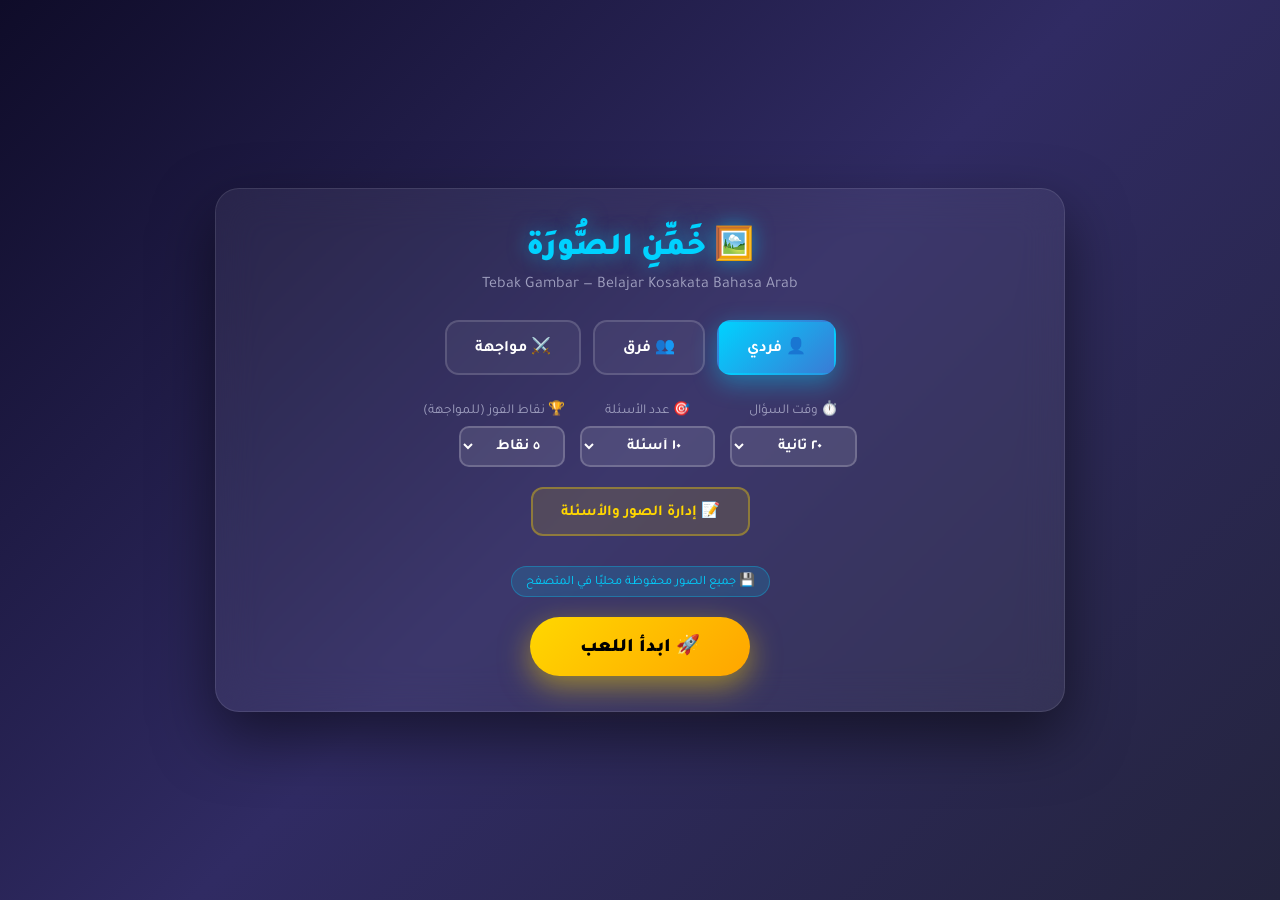
<file: games/guess-image/index.html>
<!DOCTYPE html>
<html lang="ar" dir="rtl">
<head>
<meta charset="UTF-8">
<meta name="viewport" content="width=device-width, initial-scale=1.0">
<title>خَمِّنِ الصُّورَة — Tebak Gambar</title>
<style>
  @import url('https://fonts.googleapis.com/css2?family=Tajawal:wght@400;500;700;800;900&display=swap');

  * { margin:0; padding:0; box-sizing:border-box; font-family:'Tajawal',sans-serif; }

  :root {
    --primary:#00d2ff;
    --primary-dark:#3a7bd5;
    --gold:#FFD700;
    --gold-dark:#FFA500;
    --success:#2ed573;
    --danger:#ff4757;
    --dark:#0f0c29;
    --dark-2:#302b63;
    --dark-3:#24243e;
    --text:#fff;
    --text-muted:#a0a0c0;
  }

  body {
    min-height:100vh;
    background:linear-gradient(135deg,var(--dark),var(--dark-2),var(--dark-3));
    color:var(--text);
    overflow-x:hidden;
  }

  /* ===== Background ===== */
  .bg-animation {
    position:fixed; inset:0; z-index:0;
    overflow:hidden; pointer-events:none;
  }

  .bg-circle {
    position:absolute; border-radius:50%;
    filter:blur(80px); opacity:0.3;
    animation:floatCircle 20s ease-in-out infinite;
  }

  .bg-circle.c1 { width:400px; height:400px; background:var(--primary); top:-100px; left:-100px; }
  .bg-circle.c2 { width:500px; height:500px; background:var(--gold); bottom:-150px; right:-150px; animation-delay:-5s; }
  .bg-circle.c3 { width:300px; height:300px; background:var(--danger); top:40%; left:50%; animation-delay:-10s; }

  @keyframes floatCircle {
    0%,100% { transform:translate(0,0) scale(1); }
    33% { transform:translate(100px,-50px) scale(1.1); }
    66% { transform:translate(-50px,100px) scale(0.9); }
  }

  /* ===== Setup Screen ===== */
  .setup-screen {
    position:fixed; inset:0;
    background:linear-gradient(135deg,var(--dark),var(--dark-2),var(--dark-3));
    display:flex; justify-content:center; align-items:flex-start;
    z-index:200; padding:20px; overflow-y:auto;
  }

  .setup-screen.hide { display:none; }

  .setup-card {
    background:rgba(255,255,255,0.06);
    backdrop-filter:blur(20px);
    border-radius:24px;
    padding:35px;
    max-width:850px; width:100%;
    border:1px solid rgba(255,255,255,0.1);
    box-shadow:0 25px 60px rgba(0,0,0,0.5);
    margin:auto;
  }

  .setup-title {
    color:var(--primary);
    font-size:2rem; font-weight:900;
    text-align:center;
    margin-bottom:8px;
    text-shadow:0 0 20px rgba(0,210,255,0.5);
  }

  .setup-sub {
    color:var(--text-muted);
    text-align:center;
    margin-bottom:25px;
  }

  /* ===== Mode Selector ===== */
  .mode-selector {
    display:flex; gap:12px; justify-content:center;
    margin-bottom:25px; flex-wrap:wrap;
  }

  .mode-btn {
    padding:14px 28px;
    border-radius:14px;
    border:2px solid rgba(255,255,255,0.15);
    background:rgba(255,255,255,0.05);
    color:var(--text);
    font-family:'Tajawal',sans-serif;
    font-weight:700;
    font-size:1rem;
    cursor:pointer;
    transition:all 0.3s;
  }

  .mode-btn:hover {
    background:rgba(0,210,255,0.15);
    border-color:rgba(0,210,255,0.5);
    transform:translateY(-2px);
  }

  .mode-btn.active {
    background:linear-gradient(135deg,var(--primary),var(--primary-dark));
    border-color:transparent;
    box-shadow:0 8px 25px rgba(0,210,255,0.4);
  }

  /* ===== Team Inputs ===== */
  .team-inputs {
    display:grid;
    grid-template-columns:1fr 1fr;
    gap:15px;
    margin-bottom:20px;
  }

  .team-inputs.hide { display:none; }

  .team-input-group {
    background:rgba(255,255,255,0.04);
    border-radius:14px;
    padding:15px;
    border:2px solid;
  }

  .team-input-group.a { border-color:#4A90D9; }
  .team-input-group.b { border-color:#E74C3C; }

  .team-input-group label {
    display:block;
    color:var(--text);
    font-weight:700;
    margin-bottom:8px;
    font-size:0.95rem;
  }

  .team-input-group input {
    width:100%;
    padding:10px 14px;
    border-radius:10px;
    border:2px solid rgba(255,255,255,0.2);
    background:rgba(255,255,255,0.1);
    color:var(--text);
    font-size:1rem;
    font-family:'Tajawal',sans-serif;
    text-align:center;
    font-weight:700;
  }

  .team-input-group input:focus {
    outline:none;
    border-color:var(--gold);
  }

  /* ===== Settings ===== */
  .settings-row {
    display:flex; justify-content:center;
    gap:15px; margin-bottom:20px;
    flex-wrap:wrap;
  }

  .setting-item label {
    display:block;
    color:var(--text-muted);
    font-size:0.85rem;
    margin-bottom:6px;
    text-align:center;
  }

  .setting-item select, .setting-item input {
    padding:10px 18px;
    border-radius:10px;
    border:2px solid rgba(255,255,255,0.2);
    background:rgba(255,255,255,0.1);
    color:var(--text);
    font-family:'Tajawal',sans-serif;
    font-size:0.95rem;
    cursor:pointer;
    text-align:center;
    font-weight:700;
  }

  .setting-item select option {
    background:var(--dark-2);
    color:var(--text);
  }

  /* ===== Editor Toggle ===== */
  .editor-toggle {
    display:block;
    margin:15px auto;
    padding:12px 28px;
    background:rgba(255,215,0,0.12);
    border:2px solid rgba(255,215,0,0.35);
    border-radius:12px;
    color:var(--gold);
    font-weight:700;
    cursor:pointer;
    font-family:'Tajawal',sans-serif;
    font-size:0.95rem;
    transition:all 0.3s;
  }

  .editor-toggle:hover {
    background:rgba(255,215,0,0.25);
    transform:translateY(-2px);
  }

  /* ===== Editor Panel ===== */
  .editor-panel {
    display:none;
    background:rgba(0,0,0,0.25);
    border-radius:16px;
    padding:20px;
    margin-bottom:20px;
    text-align:right;
    max-height:500px;
    overflow-y:auto;
  }

  .editor-panel.show { display:block; }

  .editor-panel h3 {
    color:var(--gold);
    font-size:1.1rem;
    margin-bottom:12px;
    display:flex;
    justify-content:space-between;
    align-items:center;
    flex-wrap:wrap;
    gap:10px;
  }

  .editor-actions {
    display:flex; gap:8px;
    flex-wrap:wrap; margin-bottom:15px;
  }

  .editor-btn {
    padding:8px 16px;
    border:none;
    border-radius:8px;
    font-family:'Tajawal',sans-serif;
    font-size:0.85rem;
    font-weight:700;
    cursor:pointer;
    transition:all 0.2s;
  }

  .editor-btn.add { background:var(--success); color:#fff; }
  .editor-btn.random { background:var(--primary); color:#fff; }
  .editor-btn.clear { background:var(--danger); color:#fff; }
  .editor-btn.restore { background:var(--gold-dark); color:#fff; }
  .editor-btn.export { background:#9b59b6; color:#fff; }
  .editor-btn.import { background:#00b894; color:#fff; }
  .editor-btn:hover { transform:translateY(-2px); opacity:0.9; }

  /* ===== Add Form ===== */
  .add-form {
    background:rgba(46,213,115,0.1);
    border:1px solid rgba(46,213,115,0.3);
    border-radius:12px;
    padding:16px;
    margin-top:12px;
    display:none;
  }

  .add-form.show { display:block; }

  .form-row {
    display:grid;
    grid-template-columns:1fr 1fr;
    gap:10px;
    margin-bottom:10px;
  }

  @media (max-width:600px) {
    .form-row { grid-template-columns:1fr; }
  }

  .add-form label {
    display:block;
    color:var(--text-muted);
    font-size:0.8rem;
    margin-bottom:4px;
  }

  .add-form input[type="text"],
  .add-form select {
    width:100%;
    padding:10px 14px;
    border-radius:8px;
    border:1px solid rgba(255,255,255,0.2);
    background:rgba(255,255,255,0.08);
    color:var(--text);
    font-family:'Tajawal',sans-serif;
    font-size:0.95rem;
  }

  .add-form input:focus, .add-form select:focus {
    outline:none;
    border-color:var(--success);
  }

  /* ===== Upload Area ===== */
  .upload-area {
    border:2px dashed rgba(0,210,255,0.4);
    border-radius:12px;
    padding:20px;
    text-align:center;
    cursor:pointer;
    transition:all 0.3s;
    background:rgba(0,210,255,0.05);
    margin-bottom:10px;
  }

  .upload-area:hover {
    border-color:var(--primary);
    background:rgba(0,210,255,0.1);
  }

  .upload-area.dragover {
    border-color:var(--success);
    background:rgba(46,213,115,0.15);
  }

  .upload-preview {
    max-width:150px;
    max-height:150px;
    border-radius:10px;
    margin:10px auto 0;
    display:none;
    border:2px solid rgba(0,210,255,0.5);
  }

  .upload-preview.show { display:block; }

  /* ===== Question List ===== */
  .question-list {
    display:grid;
    grid-template-columns:repeat(auto-fill, minmax(180px, 1fr));
    gap:10px;
  }

  .question-item {
    background:rgba(255,255,255,0.05);
    border-radius:12px;
    padding:10px;
    border:1px solid rgba(255,255,255,0.1);
    position:relative;
    text-align:center;
  }

  .question-item .thumb {
    width:100%;
    height:90px;
    display:flex;
    align-items:center;
    justify-content:center;
    background:rgba(0,0,0,0.3);
    border-radius:8px;
    font-size:3rem;
    margin-bottom:8px;
    overflow:hidden;
  }

  .question-item .thumb img {
    max-width:100%;
    max-height:100%;
    object-fit:contain;
  }

  .question-item .answer {
    color:var(--gold);
    font-weight:800;
    font-size:1rem;
    margin-bottom:4px;
  }

  .question-item .category {
    color:var(--text-muted);
    font-size:0.75rem;
  }

  .question-item .del-btn {
    position:absolute;
    top:5px; left:5px;
    background:var(--danger);
    color:#fff;
    border:none;
    width:24px; height:24px;
    border-radius:50%;
    cursor:pointer;
    font-weight:900;
    font-size:0.75rem;
    transition:all 0.2s;
  }

  .question-item .del-btn:hover {
    transform:scale(1.15);
  }

  /* ===== Start Button ===== */
  .start-btn {
    display:block;
    margin:20px auto 0;
    padding:16px 50px;
    background:linear-gradient(135deg,var(--gold),var(--gold-dark));
    color:#000;
    border:none;
    border-radius:50px;
    font-size:1.2rem;
    font-weight:900;
    cursor:pointer;
    transition:all 0.3s;
    font-family:'Tajawal',sans-serif;
    box-shadow:0 10px 30px rgba(255,215,0,0.5);
  }

  .start-btn:hover {
    transform:translateY(-3px) scale(1.05);
    box-shadow:0 15px 40px rgba(255,215,0,0.7);
  }

  .info-badge {
    display:inline-block;
    background:rgba(0,210,255,0.15);
    border:1px solid rgba(0,210,255,0.3);
    color:var(--primary);
    padding:5px 14px;
    border-radius:20px;
    font-size:0.8rem;
    margin-top:15px;
  }

  .center { text-align:center; }

  /* ===== Game Screen ===== */
  .game-screen {
    display:none;
    min-height:100vh;
    padding:20px;
    position:relative;
    z-index:5;
  }

  .game-screen.show { display:block; }

  /* Top bar */
  .top-bar {
    display:flex;
    justify-content:space-between;
    align-items:center;
    background:rgba(0,0,0,0.4);
    backdrop-filter:blur(20px);
    padding:12px 20px;
    border-radius:16px;
    margin-bottom:20px;
    flex-wrap:wrap;
    gap:10px;
    border:1px solid rgba(255,255,255,0.1);
  }

  .team-score {
    display:flex;
    align-items:center;
    gap:10px;
    padding:8px 16px;
    border-radius:12px;
    background:rgba(255,255,255,0.08);
    border:2px solid transparent;
  }

  .team-score.a { border-color:#4A90D9; }
  .team-score.b { border-color:#E74C3C; }

  .team-score .name {
    color:var(--text);
    font-weight:700;
    font-size:0.9rem;
  }

  .team-score .pts {
    background:linear-gradient(135deg,var(--gold),var(--gold-dark));
    color:#000;
    font-weight:900;
    font-size:1.3rem;
    padding:2px 14px;
    border-radius:8px;
    min-width:45px;
    text-align:center;
  }

  .progress-info {
    color:var(--text);
    text-align:center;
    font-weight:700;
  }

  .progress-info .num {
    color:var(--gold);
    font-size:1.3rem;
  }

  .progress-info .sub {
    display:block;
    color:var(--text-muted);
    font-size:0.8rem;
    font-weight:500;
  }

  /* Timer */
  .timer-circle {
    width:60px; height:60px;
    border-radius:50%;
    background:conic-gradient(var(--primary) 0deg, rgba(255,255,255,0.1) 0deg);
    display:flex;
    justify-content:center;
    align-items:center;
    position:relative;
    transition:background 0.3s;
  }

  .timer-circle::before {
    content:'';
    width:46px; height:46px;
    background:#1a1a2e;
    border-radius:50%;
    position:absolute;
  }

  .timer-text {
    position:relative;
    z-index:1;
    color:#fff;
    font-weight:800;
    font-size:1.2rem;
  }

  /* Main layout: gallery + main image */
  .game-layout {
    display:grid;
    grid-template-columns: 280px 1fr;
    gap:20px;
    align-items:flex-start;
  }

  @media (max-width:900px) {
    .game-layout { grid-template-columns:1fr; }
    .gallery { order:2; }
  }

  /* ===== Gallery (kotak kecil di samping) ===== */
  .gallery {
    background:rgba(0,0,0,0.35);
    backdrop-filter:blur(15px);
    border-radius:16px;
    padding:15px;
    border:1px solid rgba(255,255,255,0.1);
  }

  .gallery-title {
    color:var(--primary);
    font-size:0.95rem;
    font-weight:700;
    margin-bottom:12px;
    text-align:center;
    padding-bottom:8px;
    border-bottom:1px solid rgba(255,255,255,0.1);
  }

  .gallery-grid {
    display:grid;
    grid-template-columns:repeat(3, 1fr);
    gap:8px;
  }

  .gallery-item {
    aspect-ratio:1;
    border-radius:10px;
    background:rgba(255,255,255,0.05);
    border:2px solid rgba(255,255,255,0.1);
    display:flex;
    align-items:center;
    justify-content:center;
    font-size:1.8rem;
    cursor:pointer;
    overflow:hidden;
    position:relative;
    transition:all 0.3s;
    filter:brightness(0.3) blur(3px);
  }

  .gallery-item img {
    width:100%; height:100%;
    object-fit:cover;
  }

  .gallery-item .lock {
    position:absolute;
    inset:0;
    display:flex;
    align-items:center;
    justify-content:center;
    font-size:1.2rem;
    color:rgba(255,255,255,0.6);
    background:rgba(0,0,0,0.3);
    z-index:2;
  }

  .gallery-item.active {
    filter:brightness(1) blur(0);
    border-color:var(--gold);
    box-shadow:0 0 20px rgba(255,215,0,0.6);
    transform:scale(1.05);
    cursor:default;
  }

  .gallery-item.active .lock { display:none; }

  .gallery-item.solved {
    filter:brightness(0.5) blur(0);
    border-color:var(--success);
  }

  .gallery-item.solved .lock {
    color:var(--success);
    font-size:1.5rem;
  }

  .gallery-item:not(.active):not(.solved):hover {
    filter:brightness(0.5) blur(1px);
    transform:scale(1.05);
  }

  /* ===== Main Image Display ===== */
  .main-display {
    background:rgba(0,0,0,0.35);
    backdrop-filter:blur(15px);
    border-radius:20px;
    padding:25px;
    border:1px solid rgba(255,255,255,0.1);
    min-height:450px;
    display:flex;
    flex-direction:column;
    align-items:center;
    justify-content:center;
    position:relative;
  }

  .main-image-box {
    width:100%;
    max-width:500px;
    aspect-ratio:1;
    background:rgba(0,0,0,0.3);
    border-radius:20px;
    display:flex;
    align-items:center;
    justify-content:center;
    font-size:10rem;
    border:3px solid rgba(0,210,255,0.3);
    overflow:hidden;
    position:relative;
    animation:imageAppear 0.6s ease;
    margin-bottom:20px;
  }

  @keyframes imageAppear {
    from { transform:scale(0.7); opacity:0; }
    to { transform:scale(1); opacity:1; }
  }

  .main-image-box img {
    max-width:100%;
    max-height:100%;
    object-fit:contain;
  }

  .main-image-box.flip {
    animation:flipIn 0.6s ease;
  }

  @keyframes flipIn {
    0% { transform:rotateY(90deg) scale(0.8); opacity:0; }
    100% { transform:rotateY(0) scale(1); opacity:1; }
  }

  /* Answer section */
  .answer-section {
    width:100%;
    max-width:600px;
  }

  .answer-label {
    color:var(--text-muted);
    font-size:0.9rem;
    margin-bottom:8px;
    display:block;
    text-align:center;
  }

  .answer-input {
    width:100%;
    padding:16px 22px;
    background:rgba(255,255,255,0.08);
    border:2px solid rgba(255,255,255,0.2);
    border-radius:14px;
    color:var(--text);
    font-size:1.5rem;
    font-weight:700;
    font-family:'Tajawal',sans-serif;
    text-align:center;
    transition:all 0.3s;
    direction:rtl;
    margin-bottom:12px;
  }

  .answer-input:focus {
    outline:none;
    border-color:var(--primary);
    background:rgba(0,210,255,0.1);
    box-shadow:0 0 25px rgba(0,210,255,0.3);
  }

  .answer-input.correct {
    border-color:var(--success);
    background:rgba(46,213,115,0.15);
    color:var(--success);
    animation:correctPulse 0.5s;
  }

  .answer-input.wrong {
    border-color:var(--danger);
    background:rgba(255,71,87,0.15);
    color:var(--danger);
    animation:wrongShake 0.5s;
  }

  @keyframes correctPulse {
    0%,100% { transform:scale(1); }
    50% { transform:scale(1.03); }
  }

  @keyframes wrongShake {
    0%,100% { transform:translateX(0); }
    25% { transform:translateX(-10px); }
    75% { transform:translateX(10px); }
  }

  .hint-display {
    background:rgba(255,215,0,0.15);
    border:1px solid rgba(255,215,0,0.4);
    color:var(--gold);
    padding:12px 20px;
    border-radius:12px;
    font-size:1.3rem;
    font-weight:800;
    text-align:center;
    letter-spacing:8px;
    margin-bottom:12px;
    display:none;
  }

  .hint-display.show { display:block; animation:fadeIn 0.4s; }

  @keyframes fadeIn {
    from { opacity:0; transform:translateY(-10px); }
    to { opacity:1; transform:translateY(0); }
  }

  .btn-row {
    display:flex;
    gap:10px;
    justify-content:center;
    flex-wrap:wrap;
  }

  .btn {
    padding:12px 24px;
    border:none;
    border-radius:12px;
    font-size:0.95rem;
    font-weight:700;
    cursor:pointer;
    transition:all 0.3s;
    font-family:'Tajawal',sans-serif;
  }

  .btn-check {
    background:linear-gradient(135deg,var(--primary),var(--primary-dark));
    color:#fff;
    box-shadow:0 6px 20px rgba(0,210,255,0.3);
  }

  .btn-hint {
    background:rgba(255,215,0,0.15);
    color:var(--gold);
    border:1px solid rgba(255,215,0,0.4);
  }

  .btn-skip {
    background:rgba(255,255,255,0.08);
    color:var(--text-muted);
    border:1px solid rgba(255,255,255,0.15);
  }

  .btn:hover:not(:disabled) {
    transform:translateY(-2px);
  }

  .btn:disabled {
    opacity:0.4;
    cursor:not-allowed;
  }

  .feedback {
    text-align:center;
    font-size:1.05rem;
    font-weight:700;
    min-height:28px;
    margin-top:12px;
    transition:all 0.3s;
  }

  .feedback.correct { color:var(--success); }
  .feedback.wrong { color:var(--danger); }
  .feedback.info { color:var(--primary); }

  /* ===== Team buttons (Versus mode) ===== */
  .versus-btns {
    display:flex;
    gap:15px;
    justify-content:center;
    margin-bottom:15px;
    flex-wrap:wrap;
  }

  .versus-btns.hide { display:none; }

  .team-select-btn {
    padding:14px 32px;
    border:none;
    border-radius:14px;
    font-size:1.05rem;
    font-weight:800;
    cursor:pointer;
    transition:all 0.3s;
    font-family:'Tajawal',sans-serif;
    color:#fff;
    box-shadow:0 6px 20px rgba(0,0,0,0.3);
  }

  .team-select-btn.a { background:linear-gradient(135deg,#4A90D9,#2E5C8A); }
  .team-select-btn.b { background:linear-gradient(135deg,#E74C3C,#A93226); }

  .team-select-btn:hover:not(:disabled) {
    transform:translateY(-3px);
    box-shadow:0 10px 30px rgba(0,0,0,0.4);
  }

  .team-select-btn:disabled {
    opacity:0.4;
    cursor:not-allowed;
  }

  .team-select-btn.active {
    transform:scale(1.08);
    border:3px solid var(--gold);
  }

  /* ===== Result Overlay ===== */
  .overlay {
    position:fixed;
    inset:0;
    background:rgba(0,0,0,0.88);
    display:none;
    justify-content:center;
    align-items:center;
    z-index:1000;
    backdrop-filter:blur(10px);
    padding:20px;
  }

  .overlay.show { display:flex; animation:fadeIn 0.5s; }

  .overlay-content {
    text-align:center;
    padding:40px;
    max-width:500px;
  }

  .overlay-icon {
    font-size:6rem;
    margin-bottom:20px;
    animation:iconBounce 1s infinite;
  }

  @keyframes iconBounce {
    0%,100% { transform:translateY(0); }
    50% { transform:translateY(-20px); }
  }

  .overlay-title {
    color:var(--gold);
    font-size:2.5rem;
    font-weight:900;
    margin-bottom:15px;
    text-shadow:0 0 30px rgba(255,215,0,0.8);
  }

  .overlay-subtitle {
    color:var(--text);
    font-size:1.2rem;
    margin-bottom:30px;
  }

  .overlay-btns {
    display:flex;
    gap:15px;
    justify-content:center;
    flex-wrap:wrap;
  }

  .overlay-btn {
    padding:15px 40px;
    border:none;
    border-radius:50px;
    font-size:1.05rem;
    font-weight:900;
    cursor:pointer;
    transition:all 0.3s;
    font-family:'Tajawal',sans-serif;
  }

  .overlay-btn.primary {
    background:linear-gradient(135deg,var(--gold),var(--gold-dark));
    color:#000;
    box-shadow:0 10px 30px rgba(255,215,0,0.5);
  }

  .overlay-btn.secondary {
    background:rgba(255,255,255,0.15);
    color:var(--text);
    border:2px solid rgba(255,255,255,0.3);
  }

  .overlay-btn:hover {
    transform:translateY(-3px) scale(1.05);
  }

  /* ===== Confetti ===== */
  .confetti {
    position:fixed;
    width:12px;
    height:12px;
    top:-20px;
    z-index:999;
    animation:confettiFall 4s linear forwards;
    pointer-events:none;
  }

  @keyframes confettiFall {
    0% { transform:translateY(0) rotate(0deg); opacity:1; }
    100% { transform:translateY(100vh) rotate(720deg); opacity:0; }
  }

  /* ===== Toast ===== */
  .toast {
    position:fixed;
    bottom:30px;
    left:50%;
    transform:translateX(-50%) translateY(100px);
    background:rgba(0,0,0,0.9);
    color:#fff;
    padding:14px 28px;
    border-radius:50px;
    font-weight:700;
    border:2px solid var(--primary);
    z-index:2000;
    opacity:0;
    transition:all 0.4s;
    font-size:0.95rem;
  }

  .toast.show {
    transform:translateX(-50%) translateY(0);
    opacity:1;
  }

  .toast.success { border-color:var(--success); color:var(--success); }
  .toast.error { border-color:var(--danger); color:var(--danger); }
</style>
</head>
<body>

<!-- ===== Background ===== -->
<div class="bg-animation">
  <div class="bg-circle c1"></div>
  <div class="bg-circle c2"></div>
  <div class="bg-circle c3"></div>
</div>

<!-- ===== Setup Screen ===== -->
<div class="setup-screen" id="setupScreen">
  <div class="setup-card">
    <div class="setup-title">🖼️ خَمِّنِ الصُّورَة</div>
    <div class="setup-sub">Tebak Gambar — Belajar Kosakata Bahasa Arab</div>

    <!-- Mode Selector -->
    <div class="mode-selector">
      <button class="mode-btn active" data-mode="solo">👤 فردي</button>
      <button class="mode-btn" data-mode="team">👥 فرق</button>
      <button class="mode-btn" data-mode="versus">⚔️ مواجهة</button>
    </div>

    <!-- Team Inputs (muncul di mode team/versus) -->
    <div class="team-inputs hide" id="teamInputs">
      <div class="team-input-group a">
        <label>🔵 الفريق الأول</label>
        <input type="text" id="teamAName" value="الفريق الأزرق" maxlength="20">
      </div>
      <div class="team-input-group b">
        <label>🔴 الفريق الثاني</label>
        <input type="text" id="teamBName" value="الفريق الأحمر" maxlength="20">
      </div>
    </div>

    <!-- Settings -->
    <div class="settings-row">
      <div class="setting-item">
        <label>⏱️ وقت السؤال</label>
        <select id="timerSetting">
          <option value="0">بدون وقت</option>
          <option value="10">١٠ ثوان</option>
          <option value="15">١٥ ثانية</option>
          <option value="20" selected>٢٠ ثانية</option>
          <option value="30">٣٠ ثانية</option>
          <option value="60">٦٠ ثانية</option>
        </select>
      </div>
      <div class="setting-item">
        <label>🎯 عدد الأسئلة</label>
        <select id="countSetting">
          <option value="5">٥ أسئلة</option>
          <option value="10" selected>١٠ أسئلة</option>
          <option value="15">١٥ سؤالاً</option>
          <option value="20">٢٠ سؤالاً</option>
          <option value="50">كل الأسئلة</option>
        </select>
      </div>
      <div class="setting-item">
        <label>🏆 نقاط الفوز (للمواجهة)</label>
        <select id="maxScoreSetting">
          <option value="3">٣ نقاط</option>
          <option value="5" selected>٥ نقاط</option>
          <option value="7">٧ نقاط</option>
          <option value="10">١٠ نقاط</option>
        </select>
      </div>
    </div>

    <!-- Editor Toggle -->
    <button class="editor-toggle" id="editorToggle">📝 إدارة الصور والأسئلة</button>

    <!-- Editor Panel -->
    <div class="editor-panel" id="editorPanel">
      <h3>
        <span>📋 قائمة الصور (<span id="questionCount">٠</span>)</span>
      </h3>

      <div class="editor-actions">
        <button class="editor-btn add" id="addQuestionBtn">➕ إضافة صورة</button>
        <button class="editor-btn random" id="shuffleBtn">🔀 خلط عشوائي</button>
        <button class="editor-btn export" id="exportBtn">📤 تصدير JSON</button>
        <button class="editor-btn import" id="importBtn">📥 استيراد JSON</button>
        <button class="editor-btn restore" id="restoreBtn">↩️ استعادة الافتراضي</button>
        <button class="editor-btn clear" id="clearBtn">🗑️ حذف الكل</button>
      </div>

      <!-- Add/Edit Form -->
      <div class="add-form" id="addForm">
        <div class="form-row">
          <div>
            <label>الإجابة (بالعربية)</label>
            <input type="text" id="newAnswer" placeholder="مثال: قِطَّة" dir="rtl">
          </div>
          <div>
            <label>الفئة (اختياري)</label>
            <input type="text" id="newCategory" placeholder="مثال: حَيَوَانَات" dir="rtl">
          </div>
        </div>

        <label>الصورة (اختياري — إن لم ترفع، سيُستخدم الإيموجي)</label>
        <div class="upload-area" id="uploadArea">
          <div>📷 اضغط لرفع صورة أو اسحبها هنا</div>
          <div style="font-size:0.75rem; opacity:0.7; margin-top:5px;">PNG, JPG, GIF — حتى 2MB</div>
          <img class="upload-preview" id="uploadPreview">
          <input type="file" id="fileInput" accept="image/*" style="display:none;">
        </div>

        <div class="form-row">
          <div>
            <label>الإيموجي (اختياري — بديل عن الصورة)</label>
            <input type="text" id="newEmoji" placeholder="مثال: 🐱" maxlength="5">
          </div>
          <div>
            <label>تلميح الحروف الأولى (اختياري)</label>
            <input type="text" id="newHint" placeholder="مثال: قِـ..." dir="rtl">
          </div>
        </div>

        <div style="display:flex; gap:8px; margin-top:10px;">
          <button class="editor-btn add" id="saveQuestionBtn" style="flex:1;">💾 حفظ</button>
          <button class="editor-btn clear" id="cancelAddBtn" style="flex:1;">✖️ إلغاء</button>
        </div>
      </div>

      <!-- Question List -->
      <div class="question-list" id="questionList"></div>
    </div>

    <div class="center">
      <span class="info-badge">💾 جميع الصور محفوظة محليًا في المتصفح</span>
    </div>

    <button class="start-btn" id="startBtn">🚀 ابدأ اللعب</button>
  </div>
</div>

<!-- ===== Game Screen ===== -->
<div class="game-screen" id="gameScreen">
  <!-- Top Bar -->
  <div class="top-bar">
    <div class="team-score a" id="teamAScoreBox" style="display:none;">
      <span class="name" id="teamANameDisplay">🔵 الفريق الأول</span>
      <span class="pts" id="teamAScore">٠</span>
    </div>
    <div class="progress-info">
      <span class="num"><span id="questionNum">١</span> / <span id="totalQuestions">١٠</span></span>
      <span class="sub">خَمِّنِ الصُّورَة</span>
    </div>
    <div class="timer-circle" id="timerCircle">
      <span class="timer-text" id="timerText">—</span>
    </div>
    <div class="team-score b" id="teamBScoreBox" style="display:none;">
      <span class="pts" id="teamBScore">٠</span>
      <span class="name" id="teamBNameDisplay">🔴 الفريق الثاني</span>
    </div>
  </div>

  <!-- Versus team buttons -->
  <div class="versus-btns hide" id="versusBtns">
    <button class="team-select-btn a" id="teamABtn">🔵 الفريق الأول</button>
    <button class="team-select-btn b" id="teamBBtn">🔴 الفريق الثاني</button>
  </div>

  <!-- Game Layout -->
  <div class="game-layout">
    <!-- Gallery -->
    <div class="gallery">
      <div class="gallery-title">🖼️ الصور (<span id="galleryProgress">٠/٠</span>)</div>
      <div class="gallery-grid" id="galleryGrid"></div>
    </div>

    <!-- Main Display -->
    <div class="main-display">
      <div class="main-image-box" id="mainImageBox">
        🖼️
      </div>

      <div class="answer-section">
        <label class="answer-label">✍️ اكتب الإجابة بالعربية:</label>
        <div class="hint-display" id="hintDisplay"></div>
        <input type="text" class="answer-input" id="answerInput" placeholder="..." autocomplete="off" spellcheck="false">

        <div class="btn-row">
          <button class="btn btn-hint" id="hintBtn">💡 تلميح</button>
          <button class="btn btn-skip" id="skipBtn">⏭️ تخطي</button>
          <button class="btn btn-check" id="checkBtn">✓ تحقق</button>
        </div>

        <div class="feedback" id="feedback"></div>
      </div>
    </div>
  </div>
</div>

<!-- ===== Result Overlay ===== -->
<div class="overlay" id="overlay">
  <div class="overlay-content">
    <div class="overlay-icon" id="overlayIcon">🏆</div>
    <div class="overlay-title" id="overlayTitle">أحسنت!</div>
    <div class="overlay-subtitle" id="overlaySubtitle"></div>
    <div class="overlay-btns">
      <button class="overlay-btn primary" id="playAgainBtn">🔄 العب مرة أخرى</button>
      <button class="overlay-btn secondary" id="backToSetupBtn">⚙️ الإعدادات</button>
    </div>
  </div>
</div>

<!-- Toast -->
<div class="toast" id="toast"></div>

<script>
/* ============================================================
   DEFAULT QUESTIONS (Emoji + Kata Arab)
============================================================ */
const DEFAULT_QUESTIONS = [
  // حيوانات
  { id: 'd1',  answer: 'قِطَّة',    emoji: '🐱', category: 'حَيَوَانَات', image: null, hint: 'قِـ...' },
  { id: 'd2',  answer: 'كَلْب',     emoji: '🐶', category: 'حَيَوَانَات', image: null, hint: 'كَلْـ...' },
  { id: 'd3',  answer: 'أَسَد',     emoji: '🦁', category: 'حَيَوَانَات', image: null, hint: 'أَ...' },
  { id: 'd4',  answer: 'فِيل',      emoji: '🐘', category: 'حَيَوَانَات', image: null, hint: 'فِـ...' },
  { id: 'd5',  answer: 'حِصَان',    emoji: '🐴', category: 'حَيَوَانَات', image: null, hint: 'حِـ...' },
  { id: 'd6',  answer: 'دَجَاجَة',  emoji: '🐔', category: 'حَيَوَانَات', image: null, hint: 'دَ...' },
  { id: 'd7',  answer: 'سَمَكَة',   emoji: '🐟', category: 'حَيَوَانَات', image: null, hint: 'سَـ...' },
  { id: 'd8',  answer: 'طَائِر',    emoji: '🐦', category: 'حَيَوَانَات', image: null, hint: 'طَـ...' },

  // فواكه
  { id: 'f1',  answer: 'تُفَّاح',   emoji: '🍎', category: 'فَوَاكِه',   image: null, hint: 'تُـ...' },
  { id: 'f2',  answer: 'مَوْز',     emoji: '🍌', category: 'فَوَاكِه',   image: null, hint: 'مَـ...' },
  { id: 'f3',  answer: 'عِنَب',     emoji: '🍇', category: 'فَوَاكِه',   image: null, hint: 'عِـ...' },
  { id: 'f4',  answer: 'بُرْتُقَال',emoji: '🍊', category: 'فَوَاكِه',   image: null, hint: 'بُـ...' },
  { id: 'f5',  answer: 'بَطِيخ',    emoji: '🍉', category: 'فَوَاكِه',   image: null, hint: 'بَـ...' },
  { id: 'f6',  answer: 'فَرَاوِلَة',emoji: '🍓', category: 'فَوَاكِه',   image: null, hint: 'فَـ...' },

  // خضروات
  { id: 'v1',  answer: 'جَزَر',     emoji: '🥕', category: 'خُضْرَوَات', image: null, hint: 'جَـ...' },
  { id: 'v2',  answer: 'طَمَاطِم',  emoji: '🍅', category: 'خُضْرَوَات', image: null, hint: 'طَـ...' },
  { id: 'v3',  answer: 'خِيَار',    emoji: '🥒', category: 'خُضْرَوَات', image: null, hint: 'خِـ...' },
  { id: 'v4',  answer: 'بَصَل',     emoji: '🧅', category: 'خُضْرَوَات', image: null, hint: 'بَـ...' },

  // طعام
  { id: 'fo1', answer: 'خُبْز',     emoji: '🍞', category: 'طَعَام',     image: null, hint: 'خُـ...' },
  { id: 'fo2', answer: 'حَلِيب',    emoji: '🥛', category: 'طَعَام',     image: null, hint: 'حَـ...' },
  { id: 'fo3', answer: 'بَيْض',     emoji: '🥚', category: 'طَعَام',     image: null, hint: 'بَـ...' },
  { id: 'fo4', answer: 'أَرُز',     emoji: '🍚', category: 'طَعَام',     image: null, hint: 'أَ...' },
  { id: 'fo5', answer: 'جُبْن',     emoji: '🧀', category: 'طَعَام',     image: null, hint: 'جُـ...' },

  // مشروبات
  { id: 'dr1', answer: 'مَاء',      emoji: '💧', category: 'مَشْرُوبَات', image: null, hint: 'مَـ...' },
  { id: 'dr2', answer: 'شَاي',      emoji: '🍵', category: 'مَشْرُوبَات', image: null, hint: 'شَـ...' },
  { id: 'dr3', answer: 'قَهْوَة',   emoji: '☕', category: 'مَشْرُوبَات', image: null, hint: 'قَـ...' },
  { id: 'dr4', answer: 'عَصِير',    emoji: '🧃', category: 'مَشْرُوبَات', image: null, hint: 'عَـ...' },

  // أدوات مدرسية
  { id: 's1',  answer: 'كِتَاب',    emoji: '📚', category: 'أَدَوَات',   image: null, hint: 'كِـ...' },
  { id: 's2',  answer: 'قَلَم',     emoji: '✏️', category: 'أَدَوَات',   image: null, hint: 'قَـ...' },
  { id: 's3',  answer: 'حَاسُوب',   emoji: '💻', category: 'أَدَوَات',   image: null, hint: 'حَـ...' },
  { id: 's4',  answer: 'هَاتِف',    emoji: '📱', category: 'أَدَوَات',   image: null, hint: 'هَـ...' },
  { id: 's5',  answer: 'مِفْتَاح',  emoji: '🔑', category: 'أَدَوَات',   image: null, hint: 'مِـ...' },
  { id: 's6',  answer: 'سَاعَة',    emoji: '⌚', category: 'أَدَوَات',   image: null, hint: 'سَـ...' },

  // أماكن
  { id: 'p1',  answer: 'مَسْجِد',   emoji: '🕌', category: 'أَمَاكِن',   image: null, hint: 'مَـ...' },
  { id: 'p2',  answer: 'مَدْرَسَة', emoji: '🏫', category: 'أَمَاكِن',   image: null, hint: 'مَـ...' },
  { id: 'p3',  answer: 'مُسْتَشْفَى', emoji: '🏥', category: 'أَمَاكِن', image: null, hint: 'مُـ...' },
  { id: 'p4',  answer: 'بَيْت',     emoji: '🏠', category: 'أَمَاكِن',   image: null, hint: 'بَـ...' },
  { id: 'p5',  answer: 'مَطَار',    emoji: '✈️', category: 'أَمَاكِن',   image: null, hint: 'مَـ...' },
  { id: 'p6',  answer: 'حَدِيقَة',  emoji: '🌳', category: 'أَمَاكِن',   image: null, hint: 'حَـ...' },

  // طبيعة
  { id: 'n1',  answer: 'شَمْس',     emoji: '☀️', category: 'طَبِيعَة',  image: null, hint: 'شَـ...' },
  { id: 'n2',  answer: 'قَمَر',     emoji: '🌙', category: 'طَبِيعَة',  image: null, hint: 'قَـ...' },
  { id: 'n3',  answer: 'نَجْمَة',   emoji: '⭐', category: 'طَبِيعَة',  image: null, hint: 'نَـ...' },
  { id: 'n4',  answer: 'شَجَرَة',   emoji: '🌲', category: 'طَبِيعَة',  image: null, hint: 'شَـ...' },
  { id: 'n5',  answer: 'زَهْرَة',   emoji: '🌸', category: 'طَبِيعَة',  image: null, hint: 'زَ...' },
  { id: 'n6',  answer: 'مَطَر',     emoji: '🌧️', category: 'طَبِيعَة', image: null, hint: 'مَـ...' },

  // مواصلات
  { id: 't1',  answer: 'سَيَّارَة', emoji: '🚗', category: 'مُوَاصَلَات', image: null, hint: 'سَـ...' },
  { id: 't2',  answer: 'طَائِرَة',  emoji: '✈️', category: 'مُوَاصَلَات', image: null, hint: 'طَـ...' },
  { id: 't3',  answer: 'قِطَار',    emoji: '🚂', category: 'مُوَاصَلَات', image: null, hint: 'قِـ...' },
  { id: 't4',  answer: 'سَفِينَة',  emoji: '🚢', category: 'مُوَاصَلَات', image: null, hint: 'سَـ...' },
  { id: 't5',  answer: 'دَرَّاجَة', emoji: '🚲', category: 'مُوَاصَلَات', image: null, hint: 'دَ...' },

  // مهن
  { id: 'j1',  answer: 'طَبِيب',    emoji: '👨‍⚕️', category: 'مِهَن',   image: null, hint: 'طَـ...' },
  { id: 'j2',  answer: 'مُعَلِّم',  emoji: '👨‍🏫', category: 'مِهَن',   image: null, hint: 'مُـ...' },
  { id: 'j3',  answer: 'مُهَنْدِس', emoji: '👷', category: 'مِهَن',   image: null, hint: 'مُـ...' },
  { id: 'j4',  answer: 'شُرْطِيّ',  emoji: '👮', category: 'مِهَن',   image: null, hint: 'شُـ...' },
  { id: 'j5',  answer: 'طَبَّاخ',   emoji: '👨‍🍳', category: 'مِهَن',  image: null, hint: 'طَـ...' },
  { id: 'j6',  answer: 'مُزَارِع',  emoji: '👨‍🌾', category: 'مِهَن',  image: null, hint: 'مُـ...' },

  // رياضة
  { id: 'sp1', answer: 'كُرَة قَدَم', emoji: '⚽', category: 'رِيَاضَة', image: null, hint: 'كُـ...' },
  { id: 'sp2', answer: 'سِبَاحَة',  emoji: '🏊', category: 'رِيَاضَة', image: null, hint: 'سِـ...' },
  { id: 'sp3', answer: 'جَرْي',     emoji: '🏃', category: 'رِيَاضَة', image: null, hint: 'جَـ...' },
  { id: 'sp4', answer: 'كُرَة سَلَّة', emoji: '🏀', category: 'رِيَاضَة', image: null, hint: 'كُـ...' },
];

/* ============================================================
   STORAGE
============================================================ */
const STORAGE_KEY = 'arab_guess_image_data';
const SETTINGS_KEY = 'arab_guess_image_settings';

function loadQuestions() {
  try {
    const saved = localStorage.getItem(STORAGE_KEY);
    if (saved) {
      const parsed = JSON.parse(saved);
      if (Array.isArray(parsed) && parsed.length > 0) return parsed;
    }
  } catch (e) { console.error(e); }
  return JSON.parse(JSON.stringify(DEFAULT_QUESTIONS));
}

function saveQuestions(qs) {
  try {
    localStorage.setItem(STORAGE_KEY, JSON.stringify(qs));
  } catch (e) {
    if (e.name === 'QuotaExceededError') {
      toast('⚠️ الذاكرة ممتلئة! احذف بعض الصور الكبيرة.', 'error');
    } else {
      console.error(e);
    }
  }
}

function loadSettings() {
  try {
    const saved = localStorage.getItem(SETTINGS_KEY);
    if (saved) return JSON.parse(saved);
  } catch (e) {}
  return null;
}

function saveSettings(s) {
  try { localStorage.setItem(SETTINGS_KEY, JSON.stringify(s)); } catch (e) {}
}

/* ============================================================
   STATE
============================================================ */
const state = {
  mode: 'solo',
  teamA: { name: 'الفريق الأزرق', score: 0 },
  teamB: { name: 'الفريق الأحمر', score: 0 },
  questions: [],
  allQuestions: [],
  currentIndex: 0,
  totalQuestions: 10,
  maxScore: 5,
  timerDuration: 20,
  timeLeft: 20,
  timerInterval: null,
  answered: false,
  hintUsed: false,
  activeTeam: null,
  results: [], // { idx, status: 'correct'|'wrong'|'skipped'|'timeout' }
  currentUploadImage: null,
};

/* ============================================================
   DOM
============================================================ */
const setupScreen = document.getElementById('setupScreen');
const gameScreen = document.getElementById('gameScreen');
const questionList = document.getElementById('questionList');
const questionCount = document.getElementById('questionCount');
const editorPanel = document.getElementById('editorPanel');
const addForm = document.getElementById('addForm');
const uploadArea = document.getElementById('uploadArea');
const fileInput = document.getElementById('fileInput');
const uploadPreview = document.getElementById('uploadPreview');
const galleryGrid = document.getElementById('galleryGrid');
const galleryProgress = document.getElementById('galleryProgress');
const mainImageBox = document.getElementById('mainImageBox');
const answerInput = document.getElementById('answerInput');
const hintDisplay = document.getElementById('hintDisplay');
const feedback = document.getElementById('feedback');
const questionNum = document.getElementById('questionNum');
const totalQuestionsEl = document.getElementById('totalQuestions');
const timerCircle = document.getElementById('timerCircle');
const timerText = document.getElementById('timerText');
const checkBtn = document.getElementById('checkBtn');
const hintBtn = document.getElementById('hintBtn');
const skipBtn = document.getElementById('skipBtn');
const overlay = document.getElementById('overlay');
const toastEl = document.getElementById('toast');

/* ============================================================
   HELPERS
============================================================ */
function toArabic(num) {
  const d = ['٠','١','٢','٣','٤','٥','٦','٧','٨','٩'];
  return String(num).split('').map(x => d[parseInt(x)] || x).join('');
}

function normalize(str) {
  return str.trim()
    .replace(/[\u064B-\u065F\u0670\u06D6-\u06ED]/g, '')
    .replace(/[أإآ]/g, 'ا')
    .replace(/ة/g, 'ه')
    .replace(/ى/g, 'ي')
    .replace(/ؤ/g, 'و')
    .replace(/ئ/g, 'ي')
    .replace(/\s+/g, ' ')
    .toLowerCase();
}

function shuffle(arr) {
  const a = [...arr];
  for (let i = a.length - 1; i > 0; i--) {
    const j = Math.floor(Math.random() * (i + 1));
    [a[i], a[j]] = [a[j], a[i]];
  }
  return a;
}

function toast(msg, type = '') {
  toastEl.textContent = msg;
  toastEl.className = 'toast show ' + type;
  setTimeout(() => toastEl.classList.remove('show'), 2500);
}

/* ============================================================
   EDITOR — Render Question List
============================================================ */
function renderQuestionList() {
  questionList.innerHTML = '';
  questionCount.textContent = toArabic(state.allQuestions.length);

  state.allQuestions.forEach((q, idx) => {
    const item = document.createElement('div');
    item.className = 'question-item';

    let thumbHTML = '';
    if (q.image) {
      thumbHTML = `<img src="${q.image}" alt="">`;
    } else if (q.emoji) {
      thumbHTML = `<span style="font-size:3rem;">${q.emoji}</span>`;
    } else {
      thumbHTML = `<span style="font-size:1.5rem; opacity:0.5;">🖼️</span>`;
    }

    item.innerHTML = `
      <button class="del-btn" data-idx="${idx}" title="حذف">✖</button>
      <div class="thumb">${thumbHTML}</div>
      <div class="answer">${q.answer}</div>
      <div class="category">${q.category || '—'}</div>
    `;

    item.querySelector('.del-btn').addEventListener('click', () => {
      if (confirm(`حذف "${q.answer}"؟`)) {
        state.allQuestions.splice(idx, 1);
        saveQuestions(state.allQuestions);
        renderQuestionList();
        toast('🗑️ تم الحذف', 'success');
      }
    });

    questionList.appendChild(item);
  });
}

/* ============================================================
   UPLOAD IMAGE
============================================================ */
uploadArea.addEventListener('click', () => fileInput.click());

uploadArea.addEventListener('dragover', (e) => {
  e.preventDefault();
  uploadArea.classList.add('dragover');
});

uploadArea.addEventListener('dragleave', () => {
  uploadArea.classList.remove('dragover');
});

uploadArea.addEventListener('drop', (e) => {
  e.preventDefault();
  uploadArea.classList.remove('dragover');
  const file = e.dataTransfer.files[0];
  if (file) handleFile(file);
});

fileInput.addEventListener('change', (e) => {
  const file = e.target.files[0];
  if (file) handleFile(file);
});

function handleFile(file) {
  if (!file.type.startsWith('image/')) {
    toast('⚠️ الملف ليس صورة', 'error');
    return;
  }
  if (file.size > 2 * 1024 * 1024) {
    toast('⚠️ الصورة أكبر من 2MB', 'error');
    return;
  }

  const reader = new FileReader();
  reader.onload = (e) => {
    // Kompres gambar
    compressImage(e.target.result, (compressed) => {
      state.currentUploadImage = compressed;
      uploadPreview.src = compressed;
      uploadPreview.classList.add('show');
      toast('✅ تم رفع الصورة', 'success');
    });
  };
  reader.readAsDataURL(file);
}

function compressImage(dataUrl, callback) {
  const img = new Image();
  img.onload = () => {
    const canvas = document.createElement('canvas');
    const MAX = 500;
    let w = img.width, h = img.height;
    if (w > h && w > MAX) { h = (h * MAX) / w; w = MAX; }
    else if (h > MAX) { w = (w * MAX) / h; h = MAX; }
    canvas.width = w;
    canvas.height = h;
    const ctx = canvas.getContext('2d');
    ctx.drawImage(img, 0, 0, w, h);
    callback(canvas.toDataURL('image/jpeg', 0.75));
  };
  img.src = dataUrl;
}

/* ============================================================
   SAVE NEW QUESTION
============================================================ */
document.getElementById('saveQuestionBtn').addEventListener('click', () => {
  const answer = document.getElementById('newAnswer').value.trim();
  const category = document.getElementById('newCategory').value.trim();
  const emoji = document.getElementById('newEmoji').value.trim();
  const hint = document.getElementById('newHint').value.trim();

  if (!answer) {
    toast('⚠️ اكتب الإجابة', 'error');
    return;
  }

  if (!state.currentUploadImage && !emoji) {
    toast('⚠️ ارفع صورة أو اكتب إيموجي', 'error');
    return;
  }

  const newQ = {
    id: 'q_' + Date.now() + '_' + Math.random().toString(36).slice(2, 7),
    answer,
    category,
    emoji: emoji || null,
    image: state.currentUploadImage || null,
    hint: hint || null,
  };

  state.allQuestions.push(newQ);
  saveQuestions(state.allQuestions);
  renderQuestionList();
  resetAddForm();
  toast('✅ تم الحفظ', 'success');
});

document.getElementById('cancelAddBtn').addEventListener('click', resetAddForm);

function resetAddForm() {
  document.getElementById('newAnswer').value = '';
  document.getElementById('newCategory').value = '';
  document.getElementById('newEmoji').value = '';
  document.getElementById('newHint').value = '';
  state.currentUploadImage = null;
  uploadPreview.src = '';
  uploadPreview.classList.remove('show');
  fileInput.value = '';
  addForm.classList.remove('show');
}

document.getElementById('addQuestionBtn').addEventListener('click', () => {
  addForm.classList.toggle('show');
});

document.getElementById('editorToggle').addEventListener('click', () => {
  editorPanel.classList.toggle('show');
});

/* ============================================================
   EDITOR ACTIONS
============================================================ */
document.getElementById('shuffleBtn').addEventListener('click', () => {
  state.allQuestions = shuffle(state.allQuestions);
  saveQuestions(state.allQuestions);
  renderQuestionList();
  toast('🔀 تم الخلط', 'success');
});

document.getElementById('clearBtn').addEventListener('click', () => {
  if (confirm('🗑️ حذف جميع الصور؟ لا يمكن التراجع.')) {
    state.allQuestions = [];
    saveQuestions(state.allQuestions);
    renderQuestionList();
    toast('🗑️ تم الحذف الكامل', 'success');
  }
});

document.getElementById('restoreBtn').addEventListener('click', () => {
  if (confirm('↩️ استعادة الافتراضي؟ سيتم حذف أسئلتك المخصصة.')) {
    state.allQuestions = JSON.parse(JSON.stringify(DEFAULT_QUESTIONS));
    saveQuestions(state.allQuestions);
    renderQuestionList();
    toast('↩️ تم الاستعادة', 'success');
  }
});

document.getElementById('exportBtn').addEventListener('click', () => {
  const data = JSON.stringify(state.allQuestions, null, 2);
  const blob = new Blob([data], { type: 'application/json' });
  const url = URL.createObjectURL(blob);
  const a = document.createElement('a');
  a.href = url;
  a.download = 'guess-image-questions.json';
  a.click();
  URL.revokeObjectURL(url);
  toast('📤 تم التصدير', 'success');
});

document.getElementById('importBtn').addEventListener('click', () => {
  const input = document.createElement('input');
  input.type = 'file';
  input.accept = '.json,application/json';
  input.onchange = (e) => {
    const file = e.target.files[0];
    if (!file) return;
    const reader = new FileReader();
    reader.onload = (ev) => {
      try {
        const data = JSON.parse(ev.target.result);
        if (!Array.isArray(data)) throw new Error('صيغة غير صحيحة');
        state.allQuestions = data;
        saveQuestions(state.allQuestions);
        renderQuestionList();
        toast('📥 تم الاستيراد', 'success');
      } catch (err) {
        toast('⚠️ فشل الاستيراد', 'error');
      }
    };
    reader.readAsText(file);
  };
  input.click();
});

/* ============================================================
   MODE SELECTOR
============================================================ */
document.querySelectorAll('.mode-btn').forEach(btn => {
  btn.addEventListener('click', () => {
    document.querySelectorAll('.mode-btn').forEach(b => b.classList.remove('active'));
    btn.classList.add('active');
    state.mode = btn.dataset.mode;

    const teamInputs = document.getElementById('teamInputs');
    if (state.mode === 'solo') {
      teamInputs.classList.add('hide');
    } else {
      teamInputs.classList.remove('hide');
    }
  });
});

/* ============================================================
   START GAME
============================================================ */
document.getElementById('startBtn').addEventListener('click', () => {
  if (state.allQuestions.length === 0) {
    toast('⚠️ لا توجد صور! أضف صورًا أولاً.', 'error');
    return;
  }

  // Settings
  state.teamA.name = document.getElementById('teamAName').value || 'الفريق الأزرق';
  state.teamB.name = document.getElementById('teamBName').value || 'الفريق الأحمر';
  state.timerDuration = parseInt(document.getElementById('timerSetting').value);
  state.maxScore = parseInt(document.getElementById('maxScoreSetting').value);
  const requested = parseInt(document.getElementById('countSetting').value);
  state.totalQuestions = Math.min(requested, state.allQuestions.length);

  // Random questions
  const shuffled = shuffle(state.allQuestions);
  state.questions = shuffled.slice(0, state.totalQuestions);

  // Reset scores
  state.teamA.score = 0;
  state.teamB.score = 0;
  state.currentIndex = 0;
  state.results = [];

  // Save settings
  saveSettings({
    mode: state.mode,
    teamAName: state.teamA.name,
    teamBName: state.teamB.name,
    timer: state.timerDuration,
    maxScore: state.maxScore,
    count: requested,
  });

  // Show game screen
  setupScreen.classList.add('hide');
  gameScreen.classList.add('show');

  // Setup UI based on mode
  setupGameUI();
  renderGallery();
  loadQuestion();
});

function setupGameUI() {
  const teamAScoreBox = document.getElementById('teamAScoreBox');
  const teamBScoreBox = document.getElementById('teamBScoreBox');
  const versusBtns = document.getElementById('versusBtns');

  document.getElementById('teamANameDisplay').textContent = '🔵 ' + state.teamA.name;
  document.getElementById('teamBNameDisplay').textContent = '🔴 ' + state.teamB.name;

  if (state.mode === 'solo') {
    teamAScoreBox.style.display = 'none';
    teamBScoreBox.style.display = 'none';
    versusBtns.classList.add('hide');
  } else if (state.mode === 'team') {
    teamAScoreBox.style.display = 'flex';
    teamBScoreBox.style.display = 'flex';
    versusBtns.classList.remove('hide');
  } else if (state.mode === 'versus') {
    teamAScoreBox.style.display = 'flex';
    teamBScoreBox.style.display = 'flex';
    versusBtns.classList.remove('hide');
  }

  updateScores();
  totalQuestionsEl.textContent = toArabic(state.totalQuestions);
}

/* ============================================================
   GALLERY
============================================================ */
function renderGallery() {
  galleryGrid.innerHTML = '';
  state.questions.forEach((q, idx) => {
    const item = document.createElement('div');
    item.className = 'gallery-item';
    item.dataset.idx = idx;

    let innerHTML = '';
    if (q.image) {
      innerHTML = `<img src="${q.image}" alt="">`;
    } else if (q.emoji) {
      innerHTML = `<span>${q.emoji}</span>`;
    } else {
      innerHTML = `<span>🖼️</span>`;
    }

    item.innerHTML = `
      ${innerHTML}
      <div class="lock">🔒</div>
    `;

    galleryGrid.appendChild(item);
  });

  updateGalleryProgress();
}

function updateGalleryProgress() {
  const solved = state.results.filter(r => r.status === 'correct').length;
  galleryProgress.textContent = `${toArabic(solved)}/${toArabic(state.questions.length)}`;
}

function highlightGalleryItem(idx, status = 'active') {
  document.querySelectorAll('.gallery-item').forEach(item => {
    item.classList.remove('active');
  });

  const current = galleryGrid.querySelector(`.gallery-item[data-idx="${idx}"]`);
  if (!current) return;

  if (status === 'active') {
    current.classList.add('active');
  } else if (status === 'solved') {
    current.classList.add('solved');
    current.querySelector('.lock').textContent = '✅';
  }
}

function updateGallerySolved() {
  state.results.forEach((r, idx) => {
    if (r.status === 'correct') {
      const item = galleryGrid.querySelector(`.gallery-item[data-idx="${idx}"]`);
      if (item) {
        item.classList.add('solved');
        item.querySelector('.lock').textContent = '✅';
      }
    }
  });
}

/* ============================================================
   LOAD QUESTION
============================================================ */
function loadQuestion() {
  clearInterval(state.timerInterval);
  state.answered = false;
  state.hintUsed = false;
  state.activeTeam = null;
  state.timeLeft = state.timerDuration;

  const q = state.questions[state.currentIndex];

  // Update counter
  questionNum.textContent = toArabic(state.currentIndex + 1);

  // Update gallery highlight
  highlightGalleryItem(state.currentIndex, 'active');

  // Update main image
  mainImageBox.innerHTML = '';
  mainImageBox.classList.remove('flip');
  void mainImageBox.offsetWidth;
  mainImageBox.classList.add('flip');

  if (q.image) {
    const img = document.createElement('img');
    img.src = q.image;
    img.alt = '';
    mainImageBox.appendChild(img);
  } else if (q.emoji) {
    mainImageBox.textContent = q.emoji;
  } else {
    mainImageBox.textContent = '🖼️';
  }

  // Reset answer input
  answerInput.value = '';
  answerInput.className = 'answer-input';
  answerInput.disabled = false;
  answerInput.focus();

  // Reset hint
  hintDisplay.textContent = '';
  hintDisplay.classList.remove('show');

  // Reset feedback
  feedback.textContent = '';
  feedback.className = 'feedback';

  // Buttons
  checkBtn.disabled = false;
  hintBtn.disabled = false;
  skipBtn.disabled = false;

  // Versus buttons
  document.querySelectorAll('.team-select-btn').forEach(b => {
    b.disabled = false;
    b.classList.remove('active');
  });

  // Start timer
  if (state.timerDuration > 0) {
    startTimer();
  } else {
    timerText.textContent = '—';
    timerCircle.style.background = 'conic-gradient(#666 0deg, rgba(255,255,255,0.1) 0deg)';
  }
}

/* ============================================================
   TIMER
============================================================ */
function startTimer() {
  updateTimerDisplay();
  state.timerInterval = setInterval(() => {
    state.timeLeft--;
    updateTimerDisplay();
    if (state.timeLeft <= 0) {
      clearInterval(state.timerInterval);
      if (!state.answered) timeUp();
    }
  }, 1000);
}

function updateTimerDisplay() {
  timerText.textContent = toArabic(state.timeLeft);
  const degrees = (state.timeLeft / state.timerDuration) * 360;
  const color = state.timeLeft > state.timerDuration * 0.6 ? '#2ed573' :
                state.timeLeft > state.timerDuration * 0.3 ? '#ffa502' : '#ff4757';
  timerCircle.style.background = `conic-gradient(${color} ${degrees}deg, rgba(255,255,255,0.1) ${degrees}deg)`;
  timerText.style.color = color;
}

function timeUp() {
  state.answered = true;
  const q = state.questions[state.currentIndex];
  state.results.push({ idx: state.currentIndex, status: 'timeout', answer: q.answer });
  feedback.textContent = `⏰ انتهى الوقت! الإجابة: ${q.answer}`;
  feedback.className = 'feedback wrong';
  answerInput.classList.add('wrong');
  answerInput.disabled = true;
  checkBtn.disabled = true;
  hintBtn.disabled = true;
  skipBtn.disabled = true;
  updateGalleryProgress();
  setTimeout(nextQuestion, 2200);
}

/* ============================================================
   CHECK ANSWER
============================================================ */
function checkAnswer() {
  if (state.answered) return;
  const userAns = answerInput.value.trim();
  if (!userAns) {
    feedback.textContent = '⚠️ اكتب إجابتك أولاً';
    feedback.className = 'feedback info';
    return;
  }

  clearInterval(state.timerInterval);
  state.answered = true;
  const q = state.questions[state.currentIndex];
  const isCorrect = normalize(userAns) === normalize(q.answer);

  if (isCorrect) {
    state.results.push({ idx: state.currentIndex, status: 'correct', answer: q.answer });
    answerInput.classList.add('correct');
    feedback.textContent = `✅ أحسنت!${state.hintUsed ? ' (نصف النقاط)' : ''}`;
    feedback.className = 'feedback correct';

    // Add points in team modes
    if (state.mode === 'team' || state.mode === 'versus') {
      if (state.activeTeam === 'a') {
        state.teamA.score++;
      } else if (state.activeTeam === 'b') {
        state.teamB.score++;
      } else {
        // Default: team A gets it
        state.teamA.score++;
      }
      updateScores();
    }

    highlightGalleryItem(state.currentIndex, 'solved');

    // Check win condition
    if (state.mode === 'versus') {
      if (state.teamA.score >= state.maxScore || state.teamB.score >= state.maxScore) {
        setTimeout(endGame, 1500);
        return;
      }
    }
  } else {
    state.results.push({ idx: state.currentIndex, status: 'wrong', answer: q.answer });
    answerInput.classList.add('wrong');
    feedback.textContent = `❌ خطأ! الإجابة: ${q.answer}`;
    feedback.className = 'feedback wrong';
  }

  answerInput.disabled = true;
  checkBtn.disabled = true;
  hintBtn.disabled = true;
  skipBtn.disabled = true;
  document.querySelectorAll('.team-select-btn').forEach(b => b.disabled = true);

  updateGalleryProgress();
  setTimeout(nextQuestion, 2200);
}

/* ============================================================
   HINT
============================================================ */
function useHint() {
  if (state.answered || state.hintUsed) return;
  state.hintUsed = true;
  const q = state.questions[state.currentIndex];

  let hint = '';
  if (q.hint) {
    hint = q.hint;
  } else {
    // Generate simple hint: first 2 letters + dots
    const clean = q.answer;
    if (clean.length <= 3) {
      hint = clean[0] + ' — ' + clean.length + ' حُرُوف';
    } else {
      hint = clean.slice(0, 2) + '... (' + clean.length + ' حُرُوف)';
    }
  }

  hintDisplay.textContent = '💡 ' + hint;
  hintDisplay.classList.add('show');
  hintBtn.disabled = true;
}

/* ============================================================
   SKIP
============================================================ */
function skipQuestion() {
  if (state.answered) return;
  clearInterval(state.timerInterval);
  state.answered = true;
  const q = state.questions[state.currentIndex];
  state.results.push({ idx: state.currentIndex, status: 'skipped', answer: q.answer });
  feedback.textContent = `⏭️ تخطي. الإجابة: ${q.answer}`;
  feedback.className = 'feedback info';
  answerInput.disabled = true;
  checkBtn.disabled = true;
  hintBtn.disabled = true;
  skipBtn.disabled = true;
  updateGalleryProgress();
  setTimeout(nextQuestion, 2200);
}

/* ============================================================
   NEXT QUESTION
============================================================ */
function nextQuestion() {
  if (state.currentIndex < state.questions.length - 1) {
    state.currentIndex++;
    loadQuestion();
  } else {
    endGame();
  }
}

/* ============================================================
   TEAM SELECT (versus)
============================================================ */
document.getElementById('teamABtn').addEventListener('click', () => {
  if (state.answered) return;
  state.activeTeam = 'a';
  document.getElementById('teamABtn').classList.add('active');
  document.getElementById('teamBBtn').classList.remove('active');
  document.getElementById('teamBBtn').disabled = true;
  answerInput.focus();
});

document.getElementById('teamBBtn').addEventListener('click', () => {
  if (state.answered) return;
  state.activeTeam = 'b';
  document.getElementById('teamBBtn').classList.add('active');
  document.getElementById('teamABtn').classList.remove('active');
  document.getElementById('teamABtn').disabled = true;
  answerInput.focus();
});

/* ============================================================
   UPDATE SCORES
============================================================ */
function updateScores() {
  document.getElementById('teamAScore').textContent = toArabic(state.teamA.score);
  document.getElementById('teamBScore').textContent = toArabic(state.teamB.score);
}

/* ============================================================
   END GAME
============================================================ */
function endGame() {
  clearInterval(state.timerInterval);
  const total = state.questions.length;
  const correct = state.results.filter(r => r.status === 'correct').length;
  const wrong = state.results.filter(r => r.status === 'wrong' || r.status === 'timeout').length;
  const skipped = state.results.filter(r => r.status === 'skipped').length;

  overlay.classList.add('show');
  const icon = document.getElementById('overlayIcon');
  const title = document.getElementById('overlayTitle');
  const subtitle = document.getElementById('overlaySubtitle');

  if (state.mode === 'solo') {
    const pct = Math.round((correct / total) * 100);
    if (pct >= 90) { icon.textContent = '🏆'; title.textContent = 'مُمْتَاز!'; }
    else if (pct >= 70) { icon.textContent = '🌟'; title.textContent = 'جَيِّد جِدًّا!'; }
    else if (pct >= 50) { icon.textContent = '📖'; title.textContent = 'جَيِّد!'; }
    else { icon.textContent = '💪'; title.textContent = 'حَاوِل مَرَّة أُخْرَى'; }

    subtitle.innerHTML = `
      ✅ صحيح: ${toArabic(correct)} &nbsp; | &nbsp;
      ❌ خطأ: ${toArabic(wrong)} &nbsp; | &nbsp;
      ⏭️ متخطى: ${toArabic(skipped)}
      <br><br>
      <strong style="font-size:1.5rem; color:#FFD700;">${toArabic(correct)} / ${toArabic(total)}</strong>
    `;
  } else {
    if (state.teamA.score > state.teamB.score) {
      icon.textContent = '🏆';
      title.textContent = `فاز ${state.teamA.name}!`;
    } else if (state.teamB.score > state.teamA.score) {
      icon.textContent = '🏆';
      title.textContent = `فاز ${state.teamB.name}!`;
    } else {
      icon.textContent = '🤝';
      title.textContent = 'تَعَادُل!';
    }

    subtitle.innerHTML = `
      🔵 ${state.teamA.name}: <strong>${toArabic(state.teamA.score)}</strong>
      &nbsp; — &nbsp;
      🔴 ${state.teamB.name}: <strong>${toArabic(state.teamB.score)}</strong>
      <br><br>
      ✅ صحيح: ${toArabic(correct)} &nbsp; | &nbsp;
      ❌ خطأ: ${toArabic(wrong)} &nbsp; | &nbsp;
      ⏭️ متخطى: ${toArabic(skipped)}
    `;
  }

  launchConfetti();
}

function launchConfetti() {
  const colors = ['#FFD700', '#FF6B6B', '#4ECDC4', '#95E1D3', '#F38181', '#AA96DA'];
  for (let i = 0; i < 100; i++) {
    setTimeout(() => {
      const c = document.createElement('div');
      c.className = 'confetti';
      c.style.left = Math.random() * 100 + 'vw';
      c.style.background = colors[Math.floor(Math.random() * colors.length)];
      c.style.animationDelay = Math.random() * 0.5 + 's';
      c.style.animationDuration = (3 + Math.random() * 2) + 's';
      c.style.borderRadius = Math.random() > 0.5 ? '50%' : '0';
      document.body.appendChild(c);
      setTimeout(() => c.remove(), 5000);
    }, i * 30);
  }
}

/* ============================================================
   OVERLAY BUTTONS
============================================================ */
document.getElementById('playAgainBtn').addEventListener('click', () => {
  overlay.classList.remove('show');
  // Restart with same settings
  const shuffled = shuffle(state.allQuestions);
  state.questions = shuffled.slice(0, Math.min(state.totalQuestions, state.allQuestions.length));
  state.teamA.score = 0;
  state.teamB.score = 0;
  state.currentIndex = 0;
  state.results = [];

  updateScores();
  renderGallery();
  loadQuestion();
});

document.getElementById('backToSetupBtn').addEventListener('click', () => {
  overlay.classList.remove('show');
  gameScreen.classList.remove('show');
  setupScreen.classList.remove('hide');
});

/* ============================================================
   EVENT LISTENERS
============================================================ */
checkBtn.addEventListener('click', checkAnswer);
hintBtn.addEventListener('click', useHint);
skipBtn.addEventListener('click', skipQuestion);

answerInput.addEventListener('keydown', (e) => {
  if (e.key === 'Enter') {
    if (state.answered) {
      nextQuestion();
    } else {
      checkAnswer();
    }
  }
});

// Keyboard shortcuts
document.addEventListener('keydown', (e) => {
  if (!gameScreen.classList.contains('show')) return;
  if (overlay.classList.contains('show')) return;
  if (e.target === answerInput) return;

  if (e.key === 'h' || e.key === 'H') useHint();
  if (e.key === 's' || e.key === 'S') skipQuestion();
});

/* ============================================================
   INIT
============================================================ */
state.allQuestions = loadQuestions();
renderQuestionList();

// Load saved settings
const saved = loadSettings();
if (saved) {
  if (saved.mode) {
    state.mode = saved.mode;
    document.querySelectorAll('.mode-btn').forEach(b => {
      b.classList.toggle('active', b.dataset.mode === saved.mode);
    });
    if (saved.mode !== 'solo') {
      document.getElementById('teamInputs').classList.remove('hide');
    }
  }
  if (saved.teamAName) document.getElementById('teamAName').value = saved.teamAName;
  if (saved.teamBName) document.getElementById('teamBName').value = saved.teamBName;
  if (saved.timer !== undefined) document.getElementById('timerSetting').value = saved.timer;
  if (saved.maxScore) document.getElementById('maxScoreSetting').value = saved.maxScore;
  if (saved.count) document.getElementById('countSetting').value = saved.count;
}
</script>
</body>
</html>
</file>
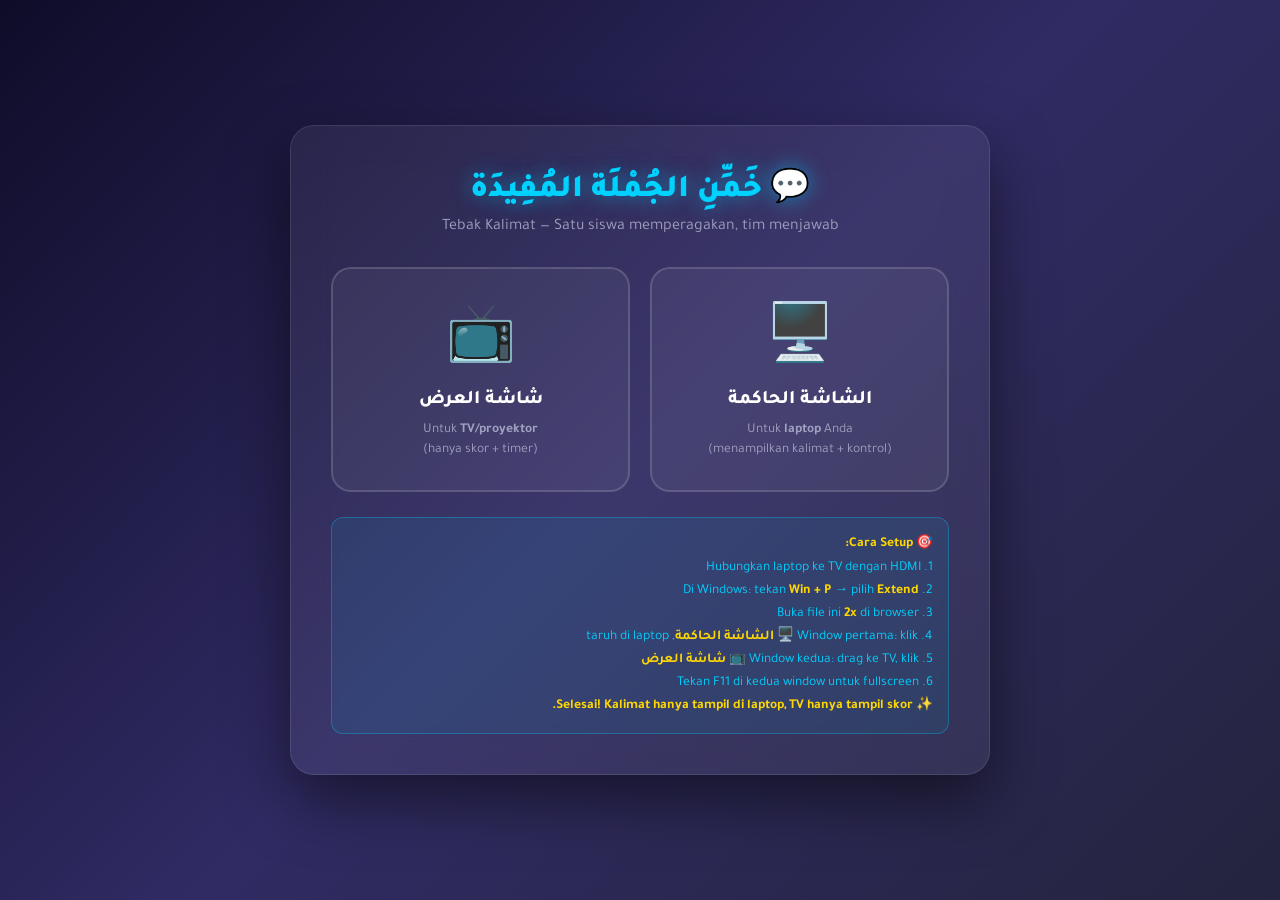
<file: games/guess-sentence/index.html>
<!DOCTYPE html>
<html lang="ar" dir="rtl">
<head>
<meta charset="UTF-8">
<meta name="viewport" content="width=device-width, initial-scale=1.0">
<title>خَمِّنِ الجُمْلَة — Tebak Kalimat (Jumlah Mufidah)</title>
<style>
  @import url('https://fonts.googleapis.com/css2?family=Tajawal:wght@400;500;700;800;900&family=Amiri:wght@400;700&display=swap');

  * { margin:0; padding:0; box-sizing:border-box; font-family:'Tajawal',sans-serif; }

  :root {
    --primary:#00d2ff;
    --primary-dark:#3a7bd5;
    --gold:#FFD700;
    --gold-dark:#FFA500;
    --success:#2ed573;
    --danger:#ff4757;
    --dark:#0f0c29;
    --dark-2:#302b63;
    --dark-3:#24243e;
    --text:#fff;
    --text-muted:#a0a0c0;
  }

  body {
    min-height:100vh;
    background:linear-gradient(135deg,var(--dark),var(--dark-2),var(--dark-3));
    color:var(--text);
    overflow-x:hidden;
  }

  /* ===== Background ===== */
  .bg-animation {
    position:fixed; inset:0; z-index:0;
    overflow:hidden; pointer-events:none;
  }
  .bg-circle {
    position:absolute; border-radius:50%;
    filter:blur(80px); opacity:0.3;
    animation:floatCircle 20s ease-in-out infinite;
  }
  .bg-circle.c1 { width:400px; height:400px; background:var(--primary); top:-100px; left:-100px; }
  .bg-circle.c2 { width:500px; height:500px; background:var(--gold); bottom:-150px; right:-150px; animation-delay:-5s; }
  .bg-circle.c3 { width:300px; height:300px; background:var(--danger); top:40%; left:50%; animation-delay:-10s; }
  @keyframes floatCircle {
    0%,100% { transform:translate(0,0) scale(1); }
    33% { transform:translate(100px,-50px) scale(1.1); }
    66% { transform:translate(-50px,100px) scale(0.9); }
  }

  /* ===== Menu Utama ===== */
  .menu-screen {
    position:fixed; inset:0;
    display:flex; justify-content:center; align-items:center;
    z-index:200; padding:20px; overflow-y:auto;
    background:linear-gradient(135deg,var(--dark),var(--dark-2),var(--dark-3));
  }
  .menu-screen.hide { display:none; }

  .menu-card {
    background:rgba(255,255,255,0.06);
    backdrop-filter:blur(20px);
    border-radius:24px;
    padding:40px;
    max-width:700px; width:100%;
    border:1px solid rgba(255,255,255,0.1);
    box-shadow:0 25px 60px rgba(0,0,0,0.5);
    text-align:center;
    margin:auto;
  }

  .menu-title {
    color:var(--primary);
    font-size:2rem; font-weight:900;
    margin-bottom:8px;
    text-shadow:0 0 20px rgba(0,210,255,0.5);
  }
  .menu-sub { color:var(--text-muted); margin-bottom:30px; }

  .menu-options {
    display:grid;
    grid-template-columns:1fr 1fr;
    gap:20px;
    margin-bottom:25px;
  }
  @media (max-width:600px) { .menu-options { grid-template-columns:1fr; } }

  .menu-option {
    background:rgba(255,255,255,0.05);
    border:2px solid rgba(255,255,255,0.15);
    border-radius:20px;
    padding:30px 20px;
    cursor:pointer;
    transition:all 0.3s;
    text-align:center;
  }
  .menu-option:hover {
    transform:translateY(-8px);
    border-color:var(--primary);
    box-shadow:0 15px 40px rgba(0,210,255,0.3);
    background:rgba(0,210,255,0.08);
  }
  .menu-option .icon {
    font-size:3.5rem;
    margin-bottom:12px;
    display:block;
  }
  .menu-option h3 {
    color:var(--text);
    font-size:1.2rem; font-weight:800;
    margin-bottom:8px;
  }
  .menu-option p {
    color:var(--text-muted);
    font-size:0.85rem; line-height:1.5;
  }

  .menu-info {
    background:rgba(0,210,255,0.08);
    border:1px solid rgba(0,210,255,0.3);
    border-radius:12px;
    padding:15px;
    color:var(--primary);
    font-size:0.85rem;
    line-height:1.7;
    text-align:right;
  }
  .menu-info strong { color:var(--gold); }

  /* ===== Setup Screen ===== */
  .setup-screen {
    position:fixed; inset:0;
    display:flex; justify-content:center; align-items:flex-start;
    z-index:200; padding:20px; overflow-y:auto;
    background:linear-gradient(135deg,var(--dark),var(--dark-2),var(--dark-3));
  }
  .setup-screen.hide { display:none; }

  .setup-card {
    background:rgba(255,255,255,0.06);
    backdrop-filter:blur(20px);
    border-radius:24px;
    padding:35px;
    max-width:800px; width:100%;
    border:1px solid rgba(255,255,255,0.1);
    box-shadow:0 25px 60px rgba(0,0,0,0.5);
    margin:auto;
  }

  .setup-title {
    color:var(--primary);
    font-size:1.8rem; font-weight:900;
    text-align:center;
    margin-bottom:8px;
  }
  .setup-sub { color:var(--text-muted); text-align:center; margin-bottom:25px; }

  .team-inputs {
    display:grid;
    grid-template-columns:1fr 1fr;
    gap:15px; margin-bottom:20px;
  }
  @media (max-width:600px) { .team-inputs { grid-template-columns:1fr; } }

  .team-input-group {
    background:rgba(255,255,255,0.04);
    border-radius:14px; padding:15px;
    border:2px solid;
  }
  .team-input-group.a { border-color:#4A90D9; }
  .team-input-group.b { border-color:#E74C3C; }
  .team-input-group label {
    display:block; color:var(--text);
    font-weight:700; margin-bottom:8px; font-size:0.95rem;
  }
  .team-input-group input {
    width:100%; padding:10px 14px;
    border-radius:10px;
    border:2px solid rgba(255,255,255,0.2);
    background:rgba(255,255,255,0.1);
    color:var(--text); font-size:1rem;
    font-family:'Tajawal',sans-serif;
    text-align:center; font-weight:700;
  }
  .team-input-group input:focus { outline:none; border-color:var(--gold); }

  .settings-row {
    display:flex; justify-content:center;
    gap:15px; margin-bottom:20px; flex-wrap:wrap;
  }
  .setting-item label {
    display:block; color:var(--text-muted);
    font-size:0.85rem; margin-bottom:6px; text-align:center;
  }
  .setting-item select {
    padding:10px 18px; border-radius:10px;
    border:2px solid rgba(255,255,255,0.2);
    background:rgba(255,255,255,0.1);
    color:var(--text); font-family:'Tajawal',sans-serif;
    font-size:0.95rem; cursor:pointer; text-align:center;
    font-weight:700;
  }
  .setting-item select option { background:var(--dark-2); color:var(--text); }

  .editor-toggle {
    display:block; margin:15px auto;
    padding:12px 28px;
    background:rgba(255,215,0,0.12);
    border:2px solid rgba(255,215,0,0.35);
    border-radius:12px;
    color:var(--gold); font-weight:700;
    cursor:pointer; font-family:'Tajawal',sans-serif;
    font-size:0.95rem; transition:all 0.3s;
  }
  .editor-toggle:hover { background:rgba(255,215,0,0.25); transform:translateY(-2px); }

  .editor-panel {
    display:none;
    background:rgba(0,0,0,0.25);
    border-radius:16px;
    padding:20px; margin-bottom:20px;
    text-align:right;
    max-height:500px; overflow-y:auto;
  }
  .editor-panel.show { display:block; }

  .editor-panel h3 {
    color:var(--gold); font-size:1.1rem;
    margin-bottom:12px;
    display:flex; justify-content:space-between;
    align-items:center; flex-wrap:wrap; gap:10px;
  }

  .editor-actions {
    display:flex; gap:8px;
    flex-wrap:wrap; margin-bottom:15px;
  }
  .editor-btn {
    padding:8px 16px; border:none;
    border-radius:8px;
    font-family:'Tajawal',sans-serif;
    font-size:0.85rem; font-weight:700;
    cursor:pointer; transition:all 0.2s;
  }
  .editor-btn.add { background:var(--success); color:#fff; }
  .editor-btn.random { background:var(--primary); color:#fff; }
  .editor-btn.clear { background:var(--danger); color:#fff; }
  .editor-btn.restore { background:var(--gold-dark); color:#fff; }
  .editor-btn.export { background:#9b59b6; color:#fff; }
  .editor-btn.import { background:#00b894; color:#fff; }
  .editor-btn:hover { transform:translateY(-2px); opacity:0.9; }

  .add-form {
    background:rgba(46,213,115,0.1);
    border:1px solid rgba(46,213,115,0.3);
    border-radius:12px;
    padding:16px; margin-top:12px;
    display:none;
  }
  .add-form.show { display:block; }

  .add-form label {
    display:block; color:var(--text-muted);
    font-size:0.8rem; margin-bottom:4px;
  }
  .add-form input, .add-form textarea {
    width:100%; padding:10px 14px;
    border-radius:8px;
    border:1px solid rgba(255,255,255,0.2);
    background:rgba(255,255,255,0.08);
    color:var(--text);
    font-family:'Tajawal',sans-serif;
    font-size:1rem;
    margin-bottom:10px;
    resize:vertical;
  }
  .add-form input:focus, .add-form textarea:focus {
    outline:none; border-color:var(--success);
  }
  .add-form textarea { min-height:70px; }

  .question-list {
    display:flex; flex-direction:column; gap:8px;
  }
  .question-item {
    background:rgba(255,255,255,0.05);
    border-radius:10px;
    padding:12px 15px;
    border:1px solid rgba(255,255,255,0.1);
    display:flex; justify-content:space-between;
    align-items:center; gap:10px;
  }
  .question-item .q-text {
    color:var(--text); font-size:1rem;
    flex:1; text-align:right;
    font-family:'Amiri',serif;
    font-weight:700;
    line-height:1.6;
  }
  .question-item .q-num {
    color:var(--gold); font-weight:900;
    font-size:0.85rem; min-width:30px;
    text-align:center;
  }
  .question-item .del-btn {
    background:var(--danger); color:#fff;
    border:none; border-radius:6px;
    width:28px; height:28px;
    cursor:pointer; font-weight:900;
    transition:all 0.2s;
  }
  .question-item .del-btn:hover { transform:scale(1.1); }

  .start-btn {
    display:block; margin:20px auto 0;
    padding:16px 50px;
    background:linear-gradient(135deg,var(--gold),var(--gold-dark));
    color:#000; border:none; border-radius:50px;
    font-size:1.2rem; font-weight:900;
    cursor:pointer; transition:all 0.3s;
    font-family:'Tajawal',sans-serif;
    box-shadow:0 10px 30px rgba(255,215,0,0.5);
  }
  .start-btn:hover { transform:translateY(-3px) scale(1.05); }

  .info-badge {
    display:inline-block;
    background:rgba(0,210,255,0.15);
    border:1px solid rgba(0,210,255,0.3);
    color:var(--primary);
    padding:5px 14px;
    border-radius:20px;
    font-size:0.8rem;
    margin-top:15px;
  }

  .back-btn {
    background:rgba(255,255,255,0.1);
    border:1px solid rgba(255,255,255,0.2);
    color:var(--text-muted);
    padding:10px 20px; border-radius:10px;
    font-family:'Tajawal',sans-serif;
    font-weight:700; cursor:pointer;
    transition:all 0.3s;
    margin-bottom:15px;
  }
  .back-btn:hover { background:rgba(255,255,255,0.2); color:#fff; }

  /* ===== Controller Screen (Laptop) ===== */
  .controller-screen {
    display:none;
    min-height:100vh;
    padding:20px;
    position:relative; z-index:5;
  }
  .controller-screen.show { display:block; }

  .ctrl-header {
    display:flex;
    justify-content:space-between;
    align-items:center;
    background:rgba(0,0,0,0.4);
    backdrop-filter:blur(20px);
    padding:12px 20px;
    border-radius:16px;
    margin-bottom:20px;
    border:1px solid rgba(255,255,255,0.1);
    flex-wrap:wrap;
    gap:10px;
  }

  .ctrl-header h2 {
    color:var(--primary);
    font-size:1.1rem;
  }

  .ctrl-header-info {
    color:var(--text-muted);
    font-size:0.85rem;
  }

  .ctrl-grid {
    display:grid;
    grid-template-columns:2fr 1fr;
    gap:20px;
    align-items:flex-start;
  }
  @media (max-width:900px) { .ctrl-grid { grid-template-columns:1fr; } }

  .sentence-display {
    background:linear-gradient(135deg, rgba(0,210,255,0.1), rgba(58,123,213,0.1));
    border:2px solid rgba(0,210,255,0.4);
    border-radius:20px;
    padding:40px 30px;
    text-align:center;
    min-height:350px;
    display:flex;
    flex-direction:column;
    justify-content:center;
    align-items:center;
    position:relative;
    overflow:hidden;
  }

  .sentence-display::before {
    content:'';
    position:absolute; inset:0;
    background:radial-gradient(circle at 50% 0%, rgba(0,210,255,0.15), transparent 70%);
    pointer-events:none;
  }

  .sentence-label {
    color:var(--gold);
    font-size:0.85rem;
    font-weight:700;
    margin-bottom:15px;
    letter-spacing:2px;
    position:relative;
    z-index:1;
  }

  .sentence-text {
    font-family:'Amiri',serif;
    font-size:2.5rem;
    font-weight:700;
    color:#fff;
    line-height:1.7;
    text-shadow:0 0 30px rgba(0,210,255,0.5);
    position:relative;
    z-index:1;
    animation:fadeIn 0.6s ease;
    padding:0 20px;
  }

  @media (max-width:768px) {
    .sentence-text { font-size:1.6rem; }
  }

  @keyframes fadeIn {
    from { opacity:0; transform:translateY(20px); }
    to { opacity:1; transform:translateY(0); }
  }

  .sentence-hidden {
    filter:blur(20px);
    user-select:none;
    pointer-events:none;
    transition:filter 0.4s;
  }

  .sentence-hidden.show {
    filter:blur(0);
  }

  .ctrl-info-box {
    background:rgba(0,0,0,0.35);
    backdrop-filter:blur(15px);
    border-radius:16px;
    padding:20px;
    border:1px solid rgba(255,255,255,0.1);
    margin-bottom:15px;
  }

  .ctrl-info-box h3 {
    color:var(--primary);
    font-size:1rem;
    margin-bottom:12px;
    text-align:center;
    padding-bottom:10px;
    border-bottom:1px solid rgba(255,255,255,0.1);
  }

  .team-score-display {
    display:flex;
    flex-direction:column;
    gap:10px;
  }

  .team-score-row {
    display:flex;
    justify-content:space-between;
    align-items:center;
    padding:10px 15px;
    border-radius:12px;
    background:rgba(255,255,255,0.05);
    border:2px solid transparent;
  }

  .team-score-row.a { border-color:#4A90D9; }
  .team-score-row.b { border-color:#E74C3C; }

  .team-score-row.active {
    background:rgba(255,215,0,0.15);
    box-shadow:0 0 20px rgba(255,215,0,0.3);
    animation:pulse 1.5s infinite;
  }

  @keyframes pulse {
    0%,100% { box-shadow:0 0 20px rgba(255,215,0,0.3); }
    50% { box-shadow:0 0 30px rgba(255,215,0,0.6); }
  }

  .team-score-row .name {
    color:var(--text);
    font-weight:700;
    font-size:0.95rem;
  }

  .team-score-row .pts {
    background:linear-gradient(135deg,var(--gold),var(--gold-dark));
    color:#000;
    font-weight:900;
    font-size:1.3rem;
    padding:4px 16px;
    border-radius:8px;
    min-width:50px;
    text-align:center;
  }

  .ctrl-timer {
    text-align:center;
    padding:20px 10px;
  }

  .ctrl-timer .big-timer {
    font-size:3.5rem;
    font-weight:900;
    color:var(--gold);
    text-shadow:0 0 30px rgba(255,215,0,0.6);
    line-height:1;
    margin-bottom:8px;
  }

  .ctrl-timer .label {
    color:var(--text-muted);
    font-size:0.85rem;
  }

  .ctrl-actions {
    display:flex;
    gap:10px;
    flex-wrap:wrap;
  }

  .ctrl-btn {
    flex:1;
    min-width:120px;
    padding:16px 20px;
    border:none;
    border-radius:14px;
    font-size:1rem;
    font-weight:800;
    cursor:pointer;
    transition:all 0.3s;
    font-family:'Tajawal',sans-serif;
    display:flex;
    align-items:center;
    justify-content:center;
    gap:8px;
  }

  .ctrl-btn.correct {
    background:linear-gradient(135deg,#2ed573,#1e8449);
    color:#fff;
    box-shadow:0 6px 20px rgba(46,213,115,0.4);
  }
  .ctrl-btn.wrong {
    background:linear-gradient(135deg,#ff4757,#c0392b);
    color:#fff;
    box-shadow:0 6px 20px rgba(255,71,87,0.4);
  }
  .ctrl-btn.reveal {
    background:rgba(255,215,0,0.15);
    color:var(--gold);
    border:2px solid rgba(255,215,0,0.4);
  }
  .ctrl-btn.next {
    background:linear-gradient(135deg,var(--primary),var(--primary-dark));
    color:#fff;
    box-shadow:0 6px 20px rgba(0,210,255,0.3);
  }
  .ctrl-btn.skip {
    background:rgba(255,255,255,0.1);
    color:var(--text-muted);
    border:2px solid rgba(255,255,255,0.2);
  }
  .ctrl-btn.start-timer {
    background:linear-gradient(135deg,#9b59b6,#6c3483);
    color:#fff;
  }
  .ctrl-btn:hover:not(:disabled) { transform:translateY(-2px); }
  .ctrl-btn:disabled { opacity:0.4; cursor:not-allowed; }

  .ctrl-hint {
    background:rgba(0,210,255,0.08);
    border:1px solid rgba(0,210,255,0.25);
    border-radius:10px;
    padding:12px 15px;
    color:var(--text-muted);
    font-size:0.8rem;
    line-height:1.6;
    margin-top:10px;
  }
  .ctrl-hint strong { color:var(--primary); }

  /* ===== Stage Screen (TV) ===== */
  .stage-screen {
    display:none;
    min-height:100vh;
    padding:30px;
    position:relative; z-index:5;
  }
  .stage-screen.show { display:block; }

  .stage-layout {
    max-width:1400px;
    margin:0 auto;
    min-height:calc(100vh - 60px);
    display:flex;
    flex-direction:column;
    justify-content:center;
  }

  .stage-title {
    text-align:center;
    color:var(--primary);
    font-size:2.2rem;
    font-weight:900;
    margin-bottom:30px;
    text-shadow:0 0 30px rgba(0,210,255,0.5);
  }

  .stage-scores {
    display:grid;
    grid-template-columns:1fr auto 1fr;
    gap:40px;
    align-items:center;
    margin-bottom:40px;
  }

  @media (max-width:900px) {
    .stage-scores { grid-template-columns:1fr; gap:20px; }
  }

  .stage-team {
    background:rgba(255,255,255,0.05);
    border-radius:24px;
    padding:30px;
    text-align:center;
    border:3px solid transparent;
    transition:all 0.3s;
  }
  .stage-team.a { border-color:#4A90D9; }
  .stage-team.b { border-color:#E74C3C; }

  .stage-team.active {
    background:rgba(255,215,0,0.12);
    box-shadow:0 0 50px rgba(255,215,0,0.4);
    transform:scale(1.03);
  }

  .stage-team .icon {
    font-size:4rem;
    margin-bottom:10px;
    display:block;
  }

  .stage-team .name {
    color:var(--text);
    font-size:1.5rem;
    font-weight:800;
    margin-bottom:15px;
  }

  .stage-team .pts {
    background:linear-gradient(135deg,var(--gold),var(--gold-dark));
    color:#000;
    font-size:4rem;
    font-weight:900;
    padding:10px 30px;
    border-radius:16px;
    display:inline-block;
    min-width:120px;
    box-shadow:0 10px 30px rgba(255,215,0,0.4);
    transition:all 0.3s;
  }

  .stage-team.active .pts {
    animation:scorePulse 1.5s infinite;
  }

  @keyframes scorePulse {
    0%,100% { transform:scale(1); }
    50% { transform:scale(1.08); }
  }

  .stage-timer-box {
    text-align:center;
    padding:20px;
  }

  .stage-timer-box .big-num {
    font-size:7rem;
    font-weight:900;
    color:var(--gold);
    text-shadow:0 0 50px rgba(255,215,0,0.7);
    line-height:1;
  }

  .stage-timer-box .label {
    color:var(--text-muted);
    font-size:1.2rem;
    margin-top:10px;
  }

  .stage-info {
    text-align:center;
    background:rgba(0,0,0,0.3);
    border-radius:20px;
    padding:25px;
    border:1px solid rgba(255,255,255,0.1);
  }

  .stage-info .round {
    color:var(--gold);
    font-size:1.3rem;
    font-weight:800;
    margin-bottom:10px;
  }

  .stage-info .message {
    color:var(--text);
    font-size:1.6rem;
    font-weight:700;
    line-height:1.5;
  }

  .stage-waiting {
    text-align:center;
    padding:60px 20px;
  }
  .stage-waiting .icon {
    font-size:5rem;
    margin-bottom:20px;
    display:block;
    animation:iconBounce 1.5s infinite;
  }
  @keyframes iconBounce {
    0%,100% { transform:translateY(0); }
    50% { transform:translateY(-20px); }
  }
  .stage-waiting .title {
    color:var(--primary);
    font-size:2rem;
    font-weight:900;
    margin-bottom:15px;
  }
  .stage-waiting .sub {
    color:var(--text-muted);
    font-size:1.1rem;
  }

  /* ===== Overlay Result ===== */
  .overlay {
    position:fixed; inset:0;
    background:rgba(0,0,0,0.9);
    display:none;
    justify-content:center; align-items:center;
    z-index:1000;
    backdrop-filter:blur(10px);
    padding:20px;
  }
  .overlay.show { display:flex; animation:fadeIn 0.5s; }

  .overlay-content {
    text-align:center;
    padding:40px;
    max-width:600px;
  }

  .overlay-icon {
    font-size:6rem;
    margin-bottom:20px;
    animation:iconBounce 1s infinite;
  }

  .overlay-title {
    color:var(--gold);
    font-size:2.5rem;
    font-weight:900;
    margin-bottom:15px;
    text-shadow:0 0 30px rgba(255,215,0,0.8);
  }

  .overlay-subtitle {
    color:var(--text);
    font-size:1.2rem;
    margin-bottom:30px;
    line-height:1.7;
  }

  .overlay-btn {
    padding:15px 40px;
    border:none;
    border-radius:50px;
    font-size:1.1rem;
    font-weight:900;
    cursor:pointer;
    transition:all 0.3s;
    font-family:'Tajawal',sans-serif;
    background:linear-gradient(135deg,var(--gold),var(--gold-dark));
    color:#000;
    box-shadow:0 10px 30px rgba(255,215,0,0.5);
    margin:0 5px;
  }
  .overlay-btn.secondary {
    background:rgba(255,255,255,0.15);
    color:var(--text);
    border:2px solid rgba(255,255,255,0.3);
    box-shadow:none;
  }
  .overlay-btn:hover { transform:translateY(-3px) scale(1.05); }

  /* ===== Toast ===== */
  .toast {
    position:fixed; bottom:30px; left:50%;
    transform:translateX(-50%) translateY(100px);
    background:rgba(0,0,0,0.9);
    color:#fff;
    padding:14px 28px;
    border-radius:50px;
    font-weight:700;
    border:2px solid var(--primary);
    z-index:2000;
    opacity:0;
    transition:all 0.4s;
    font-size:0.95rem;
  }
  .toast.show { transform:translateX(-50%) translateY(0); opacity:1; }
  .toast.success { border-color:var(--success); color:var(--success); }
  .toast.error { border-color:var(--danger); color:var(--danger); }

  /* ===== Confetti ===== */
  .confetti {
    position:fixed;
    width:12px; height:12px;
    top:-20px;
    z-index:999;
    animation:confettiFall 4s linear forwards;
    pointer-events:none;
  }
  @keyframes confettiFall {
    0% { transform:translateY(0) rotate(0deg); opacity:1; }
    100% { transform:translateY(100vh) rotate(720deg); opacity:0; }
  }

  /* ===== Screen Switcher ===== */
  .screen-switcher {
    position:fixed;
    top:15px;
    left:15px;
    z-index:100;
    display:flex;
    gap:8px;
  }
  .screen-switcher button {
    padding:8px 16px;
    border-radius:10px;
    border:2px solid rgba(0,210,255,0.4);
    background:rgba(0,0,0,0.6);
    color:var(--primary);
    font-family:'Tajawal',sans-serif;
    font-weight:700;
    font-size:0.85rem;
    cursor:pointer;
    transition:all 0.3s;
    backdrop-filter:blur(10px);
  }
  .screen-switcher button:hover {
    background:rgba(0,210,255,0.2);
    transform:translateY(-2px);
  }
  .screen-switcher button.active {
    background:linear-gradient(135deg,var(--primary),var(--primary-dark));
    color:#fff;
    border-color:transparent;
  }
</style>
</head>
<body>

<!-- ===== Background ===== -->
<div class="bg-animation">
  <div class="bg-circle c1"></div>
  <div class="bg-circle c2"></div>
  <div class="bg-circle c3"></div>
</div>

<!-- ===== Screen Switcher (untuk pindah mode) ===== -->
<div class="screen-switcher" id="screenSwitcher" style="display:none;">
  <button id="switchToCtrl" class="active">🖥️ الشاشة الحاكمة</button>
  <button id="switchToStage">📺 شاشة العرض</button>
</div>

<!-- ===== Menu Utama ===== -->
<div class="menu-screen" id="menuScreen">
  <div class="menu-card">
    <div class="menu-title">💬 خَمِّنِ الجُمْلَة المُفِيدَة</div>
    <div class="menu-sub">Tebak Kalimat — Satu siswa memperagakan, tim menjawab</div>

    <div class="menu-options">
      <div class="menu-option" id="modeController">
        <span class="icon">🖥️</span>
        <h3>الشاشة الحاكمة</h3>
        <p>Untuk <strong>laptop</strong> Anda<br>(menampilkan kalimat + kontrol)</p>
      </div>
      <div class="menu-option" id="modeStage">
        <span class="icon">📺</span>
        <h3>شاشة العرض</h3>
        <p>Untuk <strong>TV/proyektor</strong><br>(hanya skor + timer)</p>
      </div>
    </div>

    <div class="menu-info">
      <strong>🎯 Cara Setup:</strong><br>
      1. Hubungkan laptop ke TV dengan HDMI<br>
      2. Di Windows: tekan <strong>Win + P</strong> → pilih <strong>Extend</strong><br>
      3. Buka file ini <strong>2x</strong> di browser<br>
      4. Window pertama: klik <strong>🖥️ الشاشة الحاكمة</strong>, taruh di laptop<br>
      5. Window kedua: drag ke TV, klik <strong>📺 شاشة العرض</strong><br>
      6. Tekan F11 di kedua window untuk fullscreen<br>
      <strong>✨ Selesai! Kalimat hanya tampil di laptop, TV hanya tampil skor.</strong>
    </div>
  </div>
</div>

<!-- ===== Setup Screen (untuk controller) ===== -->
<div class="setup-screen hide" id="setupScreen">
  <div class="setup-card">
    <button class="back-btn" id="backToMenu">← رجوع</button>

    <div class="setup-title">⚙️ إعداد اللعبة</div>
    <div class="setup-sub">Tebak Kalimat — Setup</div>

    <div class="team-inputs">
      <div class="team-input-group a">
        <label>🔵 الفريق الأول</label>
        <input type="text" id="teamAName" value="الفريق الأزرق" maxlength="20">
      </div>
      <div class="team-input-group b">
        <label>🔴 الفريق الثاني</label>
        <input type="text" id="teamBName" value="الفريق الأحمر" maxlength="20">
      </div>
    </div>

    <div class="settings-row">
      <div class="setting-item">
        <label>⏱️ وقت لكل سؤال</label>
        <select id="timerSetting">
          <option value="30">٣٠ ثانية</option>
          <option value="45">٤٥ ثانية</option>
          <option value="60" selected>٦٠ ثانية</option>
          <option value="90">٩٠ ثانية</option>
          <option value="120">١٢٠ ثانية</option>
        </select>
      </div>
      <div class="setting-item">
        <label>🎯 عدد الأسئلة</label>
        <select id="countSetting">
          <option value="5">٥ أسئلة</option>
          <option value="10" selected>١٠ أسئلة</option>
          <option value="15">١٥ سؤالاً</option>
          <option value="20">٢٠ سؤالاً</option>
          <option value="0">كل الأسئلة</option>
        </select>
      </div>
      <div class="setting-item">
        <label>🏆 نقاط الفوز</label>
        <select id="maxScoreSetting">
          <option value="3">٣ نقاط</option>
          <option value="5" selected>٥ نقاط</option>
          <option value="7">٧ نقاط</option>
          <option value="10">١٠ نقاط</option>
          <option value="999">بدون حد (كل الأسئلة)</option>
        </select>
      </div>
    </div>

    <button class="editor-toggle" id="editorToggle">📝 إدارة الجمل (Tambah/Hapus)</button>

    <div class="editor-panel" id="editorPanel">
      <h3>
        <span>📋 قائمة الجمل (<span id="questionCount">٠</span>)</span>
      </h3>

      <div class="editor-actions">
        <button class="editor-btn add" id="addQuestionBtn">➕ إضافة جملة</button>
        <button class="editor-btn random" id="shuffleBtn">🔀 خلط عشوائي</button>
        <button class="editor-btn export" id="exportBtn">📤 تصدير JSON</button>
        <button class="editor-btn import" id="importBtn">📥 استيراد JSON</button>
        <button class="editor-btn restore" id="restoreBtn">↩️ استعادة الافتراضي</button>
        <button class="editor-btn clear" id="clearBtn">🗑️ حذف الكل</button>
      </div>

      <div class="add-form" id="addForm">
        <label>الجملة المفيدة (بالعربية)</label>
        <textarea id="newSentence" placeholder="مثال: أَذْهَبُ إِلَى المَسْجِدِ لِصَلَاةِ الجُمُعَة" dir="rtl"></textarea>

        <label>الفئة (اختياري)</label>
        <input type="text" id="newCategory" placeholder="مثال: العِبَادَة، الطَّعَام، السَّفَر" dir="rtl">

        <div style="display:flex; gap:8px; margin-top:10px;">
          <button class="editor-btn add" id="saveQuestionBtn" style="flex:1;">💾 حفظ</button>
          <button class="editor-btn clear" id="cancelAddBtn" style="flex:1;">✖️ إلغاء</button>
        </div>
      </div>

      <div class="question-list" id="questionList"></div>
    </div>

    <div style="text-align:center;">
      <span class="info-badge">💾 جميع الجمل محفوظة محليًا — لا تختفي عند التحديث</span>
    </div>

    <button class="start-btn" id="startBtn">🚀 ابدأ اللعب</button>
  </div>
</div>

<!-- ===== Controller Screen (Laptop) ===== -->
<div class="controller-screen" id="controllerScreen">
  <div class="ctrl-header">
    <h2>🖥️ الشاشة الحاكمة — Tebak Kalimat</h2>
    <div class="ctrl-header-info">
      السؤال <strong id="ctrlQNum">١</strong> / <strong id="ctrlQTotal">١٠</strong>
      &nbsp;|&nbsp;
      الفريق النشط: <strong id="ctrlActiveTeam">—</strong>
    </div>
    <button class="back-btn" id="ctrlBackToSetup" style="margin:0;">⚙️ الإعدادات</button>
  </div>

  <div class="ctrl-grid">
    <!-- Kiri: Kalimat -->
    <div>
      <div class="sentence-display">
        <div class="sentence-label">🎭 الجملة المفيدة — اعرضها للطالب الممثل</div>
        <div class="sentence-text sentence-hidden" id="sentenceText">جار التحميل...</div>
      </div>
    </div>

    <!-- Kanan: Info & Kontrol -->
    <div>
      <!-- Skor Tim -->
      <div class="ctrl-info-box">
        <h3>🏆 النقاط</h3>
        <div class="team-score-display">
          <div class="team-score-row a" id="ctrlTeamARow">
            <span class="name">🔵 <span id="ctrlTeamAName">الفريق الأزرق</span></span>
            <span class="pts" id="ctrlTeamAScore">٠</span>
          </div>
          <div class="team-score-row b" id="ctrlTeamBRow">
            <span class="name">🔴 <span id="ctrlTeamBName">الفريق الأحمر</span></span>
            <span class="pts" id="ctrlTeamBScore">٠</span>
          </div>
        </div>
      </div>

      <!-- Timer -->
      <div class="ctrl-info-box">
        <h3>⏱️ المؤقت</h3>
        <div class="ctrl-timer">
          <div class="big-timer" id="ctrlTimer">٦٠</div>
          <div class="label" id="ctrlTimerLabel">جاهز</div>
        </div>
        <button class="ctrl-btn start-timer" id="startTimerBtn" style="width:100%;">▶️ ابدأ المؤقت</button>
      </div>

      <!-- Tombol Kontrol -->
      <div class="ctrl-info-box">
        <h3>🎮 التحكم</h3>
        <div class="ctrl-actions" style="flex-direction:column;">
          <button class="ctrl-btn reveal" id="revealBtn">👁️ إظهار الجملة للممثل</button>
          <div style="display:flex; gap:10px; margin-top:10px;">
            <button class="ctrl-btn correct" id="teamACorrect">✓ الفريق ١</button>
            <button class="ctrl-btn correct" id="teamBCorrect">✓ الفريق ٢</button>
          </div>
          <div style="display:flex; gap:10px; margin-top:10px;">
            <button class="ctrl-btn wrong" id="wrongBtn">✗ خطأ</button>
            <button class="ctrl-btn next" id="nextBtn">➡️ التالي</button>
          </div>
          <button class="ctrl-btn skip" id="skipBtn" style="width:100%; margin-top:10px;">⏭️ تخطي</button>
        </div>
      </div>

      <!-- Hint -->
      <div class="ctrl-hint">
        <strong>💡 كيف تلعب:</strong><br>
        1. اضغط <strong>👁️ إظهار الجملة</strong> ليعرضها الممثل فقط<br>
        2. الممثل يقرأ الجملة ويعرضها بإشارات بدون كلام<br>
        3. الفريق يخمن الجملة بصوت عالٍ<br>
        4. إذا صح: اضغط <strong>✓ الفريق</strong> الذي أجاب<br>
        5. إذا انتهى الوقت: اضغط <strong>✗ خطأ</strong>
      </div>
    </div>
  </div>
</div>

<!-- ===== Stage Screen (TV) ===== -->
<div class="stage-screen" id="stageScreen">
  <div class="stage-layout">
    <div class="stage-title">💬 خَمِّنِ الجُمْلَة المُفِيدَة</div>

    <div id="stageWaiting" class="stage-waiting">
      <span class="icon">⏳</span>
      <div class="title">في انتظار البدء...</div>
      <div class="sub">سيظهر هنا المؤقت والنقاط عند بدء اللعبة</div>
    </div>

    <div id="stageGame" style="display:none;">
      <div class="stage-scores">
        <div class="stage-team a" id="stageTeamA">
          <span class="icon">🔵</span>
          <div class="name" id="stageTeamAName">الفريق الأزرق</div>
          <div class="pts" id="stageTeamAScore">٠</div>
        </div>

        <div class="stage-timer-box">
          <div class="big-num" id="stageTimer">٦٠</div>
          <div class="label">⏱️ الوقت</div>
        </div>

        <div class="stage-team b" id="stageTeamB">
          <span class="icon">🔴</span>
          <div class="name" id="stageTeamBName">الفريق الأحمر</div>
          <div class="pts" id="stageTeamBScore">٠</div>
        </div>
      </div>

      <div class="stage-info">
        <div class="round" id="stageRound">السؤال ١ / ١٠</div>
        <div class="message" id="stageMessage">🎭 الممثل يعرض الجملة...</div>
      </div>
    </div>
  </div>
</div>

<!-- ===== Overlay Result ===== -->
<div class="overlay" id="overlay">
  <div class="overlay-content">
    <div class="overlay-icon" id="overlayIcon">🏆</div>
    <div class="overlay-title" id="overlayTitle">أحسنت!</div>
    <div class="overlay-subtitle" id="overlaySubtitle"></div>
    <div style="margin-top:20px;">
      <button class="overlay-btn" id="playAgainBtn">🔄 العب مرة أخرى</button>
      <button class="overlay-btn secondary" id="backToSetupBtn">⚙️ الإعدادات</button>
    </div>
  </div>
</div>

<!-- Toast -->
<div class="toast" id="toast"></div>

<script>
/* ============================================================
   DEFAULT SENTENCES (dari kitab العربية بين يديك)
============================================================ */
const DEFAULT_QUESTIONS = [
  // العبادة
  { id:'s1',  sentence:'أَذْهَبُ إِلَى المَسْجِدِ لِصَلَاةِ الجُمُعَة', category:'العِبَادَة' },
  { id:'s2',  sentence:'أَقْرَأُ القُرْآنَ بَعْدَ صَلَاةِ الفَجْر', category:'العِبَادَة' },
  { id:'s3',  sentence:'أَصُومُ رَمَضَانَ وَأُصَلِّي التَّرَاوِيح', category:'العِبَادَة' },
  { id:'s4',  sentence:'أَتَوَضَّأُ قَبْلَ الصَّلَاةِ', category:'العِبَادَة' },

  // الطعام
  { id:'s5',  sentence:'آكُلُ الفَطُورَ مَعَ أُسْرَتِي فِي الصَّبَاح', category:'الطَّعَام' },
  { id:'s6',  sentence:'أَشْرَبُ القَهْوَةَ فِي المَقْهَى', category:'الطَّعَام' },
  { id:'s7',  sentence:'تَطْبُخُ الأُمُّ الطَّعَامَ فِي المَطْبَخ', category:'الطَّعَام' },
  { id:'s8',  sentence:'آكُلُ الأَرُزَّ وَالدَّجَاجَ فِي المَطْعَم', category:'الطَّعَام' },

  // المدرسة
  { id:'s9',  sentence:'يَذْهَبُ الطَّالِبُ إِلَى المَدْرَسَةِ صَبَاحًا', category:'المَدْرَسَة' },
  { id:'s10', sentence:'يَقْرَأُ الطَّالِبُ الكِتَابَ فِي المَكْتَبَة', category:'المَدْرَسَة' },
  { id:'s11', sentence:'يَكْتُبُ الطَّالِبُ الدَّرْسَ بِالقَلَم', category:'المَدْرَسَة' },
  { id:'s12', sentence:'يَشْرَحُ المُعَلِّمُ الدَّرْسَ لِلطُّلَّاب', category:'المَدْرَسَة' },

  // الأسرة
  { id:'s13', sentence:'يَجْلِسُ الأَبُ مَعَ أُسْرَتِهِ فِي الغُرْفَة', category:'الأُسْرَة' },
  { id:'s14', sentence:'تَنَامُ الأُخْتُ فِي غُرْفَةِ النَّوْم', category:'الأُسْرَة' },
  { id:'s15', sentence:'يَلْعَبُ الأَخُ مَعَ صَدِيقِهِ فِي الحَدِيقَة', category:'الأُسْرَة' },

  // السفر
  { id:'s16', sentence:'أَذْهَبُ إِلَى المَطَارِ لِلسَّفَر', category:'السَّفَر' },
  { id:'s17', sentence:'أَرْكَبُ الطَّائِرَةَ إِلَى بَلَدِي', category:'السَّفَر' },
  { id:'s18', sentence:'أَنْزِلُ فِي الفُنْدُقِ لَيْلَةً وَاحِدَة', category:'السَّفَر' },

  // التسوق
  { id:'s19', sentence:'أَشْتَرِي الفَاكِهَةَ مِنَ السُّوق', category:'التَّسَوُّق' },
  { id:'s20', sentence:'أَدْفَعُ النُّقُودَ لِلْبَائِع', category:'التَّسَوُّق' },
  { id:'s21', sentence:'أَذْهَبُ إِلَى السُّوقِ مَعَ أُمِّي', category:'التَّسَوُّق' },

  // العمل
  { id:'s22', sentence:'يَعْمَلُ الأَبُ فِي الشَّرِكَة', category:'العَمَل' },
  { id:'s23', sentence:'يُعَالِجُ الطَّبِيبُ المَرِيضَ فِي المُسْتَشْفَى', category:'العَمَل' },
  { id:'s24', sentence:'يُعَلِّمُ المُدَرِّسُ الطُّلَّابَ فِي الفَصْل', category:'العَمَل' },

  // الطبيعة
  { id:'s25', sentence:'تَشْرُقُ الشَّمْسُ مِنَ الشَّرْق', category:'الطَّبِيعَة' },
  { id:'s26', sentence:'تَنْزِلُ الأَمْطَارُ فِي فَصْلِ الشِّتَاء', category:'الطَّبِيعَة' },
  { id:'s27', sentence:'تَنْبُتُ الأَزْهَارُ فِي فَصْلِ الرَّبِيع', category:'الطَّبِيعَة' },

  // الرياضة
  { id:'s28', sentence:'يَلْعَبُ الأَوْلَادُ كُرَةَ القَدَمِ فِي المَلْعَب', category:'الرِّيَاضَة' },
  { id:'s29', sentence:'أَسْبَحُ فِي المَسْبَحِ مَعَ أَصْدِقَائِي', category:'الرِّيَاضَة' },

  // الحج
  { id:'s30', sentence:'يَذْهَبُ الحَاجُّ إِلَى مَكَّةَ لِلْحَج', category:'الحَجّ' },
  { id:'s31', sentence:'يَطُوفُ الحَاجُّ حَوْلَ الكَعْبَةِ سَبْعَ مَرَّات', category:'الحَجّ' },
  { id:'s32', sentence:'يَسْعَى الحَاجُّ بَيْنَ الصَّفَا وَالمَرْوَة', category:'الحَجّ' },
];

/* ============================================================
   STORAGE
============================================================ */
const STORAGE_KEY = 'arab_guess_sentence_data';
const SETTINGS_KEY = 'arab_guess_sentence_settings';

function loadQuestions() {
  try {
    const saved = localStorage.getItem(STORAGE_KEY);
    if (saved) {
      const parsed = JSON.parse(saved);
      if (Array.isArray(parsed) && parsed.length > 0) return parsed;
    }
  } catch (e) { console.error(e); }
  return JSON.parse(JSON.stringify(DEFAULT_QUESTIONS));
}

function saveQuestions(qs) {
  try { localStorage.setItem(STORAGE_KEY, JSON.stringify(qs)); }
  catch (e) { console.error(e); }
}

function loadSettings() {
  try {
    const saved = localStorage.getItem(SETTINGS_KEY);
    if (saved) return JSON.parse(saved);
  } catch (e) {}
  return null;
}

function saveSettings(s) {
  try { localStorage.setItem(SETTINGS_KEY, JSON.stringify(s)); } catch (e) {}
}

/* ============================================================
   STATE
============================================================ */
const state = {
  screenMode: null, // 'controller' | 'stage'
  teamA: { name: 'الفريق الأزرق', score: 0 },
  teamB: { name: 'الفريق الأحمر', score: 0 },
  questions: [],
  allQuestions: [],
  currentIndex: 0,
  totalQuestions: 10,
  maxScore: 5,
  timerDuration: 60,
  timeLeft: 60,
  timerInterval: null,
  timerRunning: false,
  activeTeam: null,
  revealed: false,
  results: [],
};

/* ============================================================
   HELPERS
============================================================ */
function toArabic(num) {
  const d = ['٠','١','٢','٣','٤','٥','٦','٧','٨','٩'];
  return String(num).split('').map(x => d[parseInt(x)] || x).join('');
}

function shuffle(arr) {
  const a = [...arr];
  for (let i = a.length - 1; i > 0; i--) {
    const j = Math.floor(Math.random() * (i + 1));
    [a[i], a[j]] = [a[j], a[i]];
  }
  return a;
}

function toast(msg, type = '') {
  const el = document.getElementById('toast');
  el.textContent = msg;
  el.className = 'toast show ' + type;
  setTimeout(() => el.classList.remove('show'), 2500);
}

/* ============================================================
   MENU HANDLERS
============================================================ */
document.getElementById('modeController').addEventListener('click', () => {
  state.screenMode = 'controller';
  document.getElementById('menuScreen').classList.add('hide');
  document.getElementById('setupScreen').classList.remove('hide');
});

document.getElementById('modeStage').addEventListener('click', () => {
  state.screenMode = 'stage';
  document.getElementById('menuScreen').classList.add('hide');
  document.getElementById('stageScreen').classList.add('show');
  document.getElementById('screenSwitcher').style.display = 'none';
  // Listen to broadcast channel for updates
  setupStageListener();
  // Auto-show waiting
  document.getElementById('stageWaiting').style.display = 'block';
});

document.getElementById('backToMenu').addEventListener('click', () => {
  document.getElementById('setupScreen').classList.add('hide');
  document.getElementById('menuScreen').classList.remove('hide');
});

/* ============================================================
   EDITOR
============================================================ */
const questionListEl = document.getElementById('questionList');
const questionCount = document.getElementById('questionCount');
const editorPanel = document.getElementById('editorPanel');
const addForm = document.getElementById('addForm');

function renderQuestionList() {
  questionListEl.innerHTML = '';
  questionCount.textContent = toArabic(state.allQuestions.length);

  state.allQuestions.forEach((q, idx) => {
    const item = document.createElement('div');
    item.className = 'question-item';
    item.innerHTML = `
      <span class="q-num">${toArabic(idx + 1)}</span>
      <span class="q-text">${q.sentence}</span>
      <button class="del-btn" data-idx="${idx}" title="حذف">✖</button>
    `;
    item.querySelector('.del-btn').addEventListener('click', () => {
      if (confirm(`حذف "${q.sentence}"؟`)) {
        state.allQuestions.splice(idx, 1);
        saveQuestions(state.allQuestions);
        renderQuestionList();
        toast('🗑️ تم الحذف', 'success');
      }
    });
    questionListEl.appendChild(item);
  });
}

document.getElementById('editorToggle').addEventListener('click', () => {
  editorPanel.classList.toggle('show');
});

document.getElementById('addQuestionBtn').addEventListener('click', () => {
  addForm.classList.toggle('show');
  if (addForm.classList.contains('show')) {
    document.getElementById('newSentence').focus();
  }
});

document.getElementById('saveQuestionBtn').addEventListener('click', () => {
  const sentence = document.getElementById('newSentence').value.trim();
  const category = document.getElementById('newCategory').value.trim();

  if (!sentence) {
    toast('⚠️ اكتب الجملة', 'error');
    return;
  }

  const newQ = {
    id: 'q_' + Date.now() + '_' + Math.random().toString(36).slice(2, 7),
    sentence,
    category: category || '',
  };

  state.allQuestions.push(newQ);
  saveQuestions(state.allQuestions);
  renderQuestionList();
  resetAddForm();
  toast('✅ تم الحفظ', 'success');
});

document.getElementById('cancelAddBtn').addEventListener('click', resetAddForm);

function resetAddForm() {
  document.getElementById('newSentence').value = '';
  document.getElementById('newCategory').value = '';
  addForm.classList.remove('show');
}

document.getElementById('shuffleBtn').addEventListener('click', () => {
  state.allQuestions = shuffle(state.allQuestions);
  saveQuestions(state.allQuestions);
  renderQuestionList();
  toast('🔀 تم الخلط', 'success');
});

document.getElementById('clearBtn').addEventListener('click', () => {
  if (confirm('🗑️ حذف جميع الجمل؟ لا يمكن التراجع.')) {
    state.allQuestions = [];
    saveQuestions(state.allQuestions);
    renderQuestionList();
    toast('🗑️ تم الحذف الكامل', 'success');
  }
});

document.getElementById('restoreBtn').addEventListener('click', () => {
  if (confirm('↩️ استعادة الافتراضي؟ سيتم حذف جملك المخصصة.')) {
    state.allQuestions = JSON.parse(JSON.stringify(DEFAULT_QUESTIONS));
    saveQuestions(state.allQuestions);
    renderQuestionList();
    toast('↩️ تم الاستعادة', 'success');
  }
});

document.getElementById('exportBtn').addEventListener('click', () => {
  const data = JSON.stringify(state.allQuestions, null, 2);
  const blob = new Blob([data], { type: 'application/json' });
  const url = URL.createObjectURL(blob);
  const a = document.createElement('a');
  a.href = url;
  a.download = 'guess-sentence-questions.json';
  a.click();
  URL.revokeObjectURL(url);
  toast('📤 تم التصدير', 'success');
});

document.getElementById('importBtn').addEventListener('click', () => {
  const input = document.createElement('input');
  input.type = 'file';
  input.accept = '.json,application/json';
  input.onchange = (e) => {
    const file = e.target.files[0];
    if (!file) return;
    const reader = new FileReader();
    reader.onload = (ev) => {
      try {
        const data = JSON.parse(ev.target.result);
        if (!Array.isArray(data)) throw new Error('bad');
        state.allQuestions = data;
        saveQuestions(state.allQuestions);
        renderQuestionList();
        toast('📥 تم الاستيراد', 'success');
      } catch (err) {
        toast('⚠️ فشل الاستيراد', 'error');
      }
    };
    reader.readAsText(file);
  };
  input.click();
});

/* ============================================================
   START GAME
============================================================ */
document.getElementById('startBtn').addEventListener('click', () => {
  if (state.allQuestions.length === 0) {
    toast('⚠️ لا توجد جمل! أضف جملًا أولاً.', 'error');
    return;
  }

  state.teamA.name = document.getElementById('teamAName').value || 'الفريق الأزرق';
  state.teamB.name = document.getElementById('teamBName').value || 'الفريق الأحمر';
  state.timerDuration = parseInt(document.getElementById('timerSetting').value);
  state.maxScore = parseInt(document.getElementById('maxScoreSetting').value);
  const requested = parseInt(document.getElementById('countSetting').value);
  state.totalQuestions = requested === 0 ? state.allQuestions.length : Math.min(requested, state.allQuestions.length);

  const shuffled = shuffle(state.allQuestions);
  state.questions = shuffled.slice(0, state.totalQuestions);

  state.teamA.score = 0;
  state.teamB.score = 0;
  state.currentIndex = 0;
  state.results = [];

  saveSettings({
    teamAName: state.teamA.name,
    teamBName: state.teamB.name,
    timer: state.timerDuration,
    maxScore: state.maxScore,
    count: requested,
  });

  // Show controller screen
  document.getElementById('setupScreen').classList.add('hide');
  document.getElementById('controllerScreen').classList.add('show');
  document.getElementById('screenSwitcher').style.display = 'flex';

  updateControllerUI();
  updateStageUI();
  broadcastUpdate();
  loadQuestion();
});

/* ============================================================
   LOAD QUESTION
============================================================ */
function loadQuestion() {
  clearInterval(state.timerInterval);
  state.timerRunning = false;
  state.revealed = false;
  state.activeTeam = null;
  state.timeLeft = state.timerDuration;

  const q = state.questions[state.currentIndex];

  // Controller: Tampilkan kalimat (masih tersembunyi/blur)
  const sentEl = document.getElementById('sentenceText');
  sentEl.textContent = q.sentence;
  sentEl.classList.add('sentence-hidden');
  sentEl.classList.remove('show');

  // Update counter
  document.getElementById('ctrlQNum').textContent = toArabic(state.currentIndex + 1);
  document.getElementById('ctrlQTotal').textContent = toArabic(state.totalQuestions);

  // Reset tombol
  document.getElementById('revealBtn').disabled = false;
  document.getElementById('teamACorrect').disabled = true;
  document.getElementById('teamBCorrect').disabled = true;
  document.getElementById('wrongBtn').disabled = true;
  document.getElementById('nextBtn').disabled = true;
  document.getElementById('skipBtn').disabled = false;
  document.getElementById('startTimerBtn').disabled = false;

  document.getElementById('ctrlTimer').textContent = toArabic(state.timeLeft);
  document.getElementById('ctrlTimerLabel').textContent = 'جاهز للبدء';
  document.getElementById('ctrlActiveTeam').textContent = '—';

  // Reset stage
  document.getElementById('stageMessage').textContent = '🎭 في انتظار بدء المؤقت...';
  document.getElementById('stageTimer').textContent = toArabic(state.timeLeft);
  document.getElementById('stageRound').textContent = `السؤال ${toArabic(state.currentIndex + 1)} / ${toArabic(state.totalQuestions)}`;
  document.getElementById('stageTeamA').classList.remove('active');
  document.getElementById('stageTeamB').classList.remove('active');

  updateControllerUI();
  updateStageUI();
  broadcastUpdate();
}

/* ============================================================
   REVEAL SENTENCE (hanya untuk siswa yang maju)
============================================================ */
document.getElementById('revealBtn').addEventListener('click', () => {
  state.revealed = true;
  const sentEl = document.getElementById('sentenceText');
  sentEl.classList.remove('sentence-hidden');
  sentEl.classList.add('show');
  document.getElementById('revealBtn').disabled = true;
  document.getElementById('startTimerBtn').disabled = false;
  document.getElementById('ctrlTimerLabel').textContent = 'اضغط ▶️ لبدء المؤقت';
});

/* ============================================================
   TIMER
============================================================ */
document.getElementById('startTimerBtn').addEventListener('click', () => {
  if (state.timerRunning) return;
  state.timerRunning = true;
  document.getElementById('startTimerBtn').disabled = true;
  document.getElementById('ctrlTimerLabel').textContent = 'الممثل يعرض الآن!';

  document.getElementById('stageMessage').textContent = '🎭 الممثل يعرض الجملة...';
  broadcastUpdate();

  updateTimerDisplay();
  state.timerInterval = setInterval(() => {
    state.timeLeft--;
    updateTimerDisplay();
    updateStageUI();
    broadcastUpdate();
    if (state.timeLeft <= 0) {
      clearInterval(state.timerInterval);
      state.timerRunning = false;
      timeUp();
    }
  }, 1000);
});

function updateTimerDisplay() {
  document.getElementById('ctrlTimer').textContent = toArabic(Math.max(0, state.timeLeft));
  document.getElementById('stageTimer').textContent = toArabic(Math.max(0, state.timeLeft));
}

function timeUp() {
  document.getElementById('ctrlTimerLabel').textContent = '⏰ انتهى الوقت!';
  document.getElementById('stageMessage').textContent = '⏰ انتهى الوقت!';
  document.getElementById('wrongBtn').disabled = false;
  document.getElementById('teamACorrect').disabled = false;
  document.getElementById('teamBCorrect').disabled = false;
  document.getElementById('nextBtn').disabled = false;
  broadcastUpdate();
}

/* ============================================================
   TEAM CORRECT / WRONG
============================================================ */
document.getElementById('teamACorrect').addEventListener('click', () => {
  if (state.results.find(r => r.idx === state.currentIndex)) return;
  state.teamA.score++;
  state.results.push({ idx: state.currentIndex, status: 'correct', team: 'a' });
  markAnswered('a');
});

document.getElementById('teamBCorrect').addEventListener('click', () => {
  if (state.results.find(r => r.idx === state.currentIndex)) return;
  state.teamB.score++;
  state.results.push({ idx: state.currentIndex, status: 'correct', team: 'b' });
  markAnswered('b');
});

document.getElementById('wrongBtn').addEventListener('click', () => {
  if (state.results.find(r => r.idx === state.currentIndex)) return;
  state.results.push({ idx: state.currentIndex, status: 'wrong' });
  markAnswered(null);
});

function markAnswered(team) {
  clearInterval(state.timerInterval);
  state.timerRunning = false;
  document.getElementById('teamACorrect').disabled = true;
  document.getElementById('teamBCorrect').disabled = true;
  document.getElementById('wrongBtn').disabled = true;
  document.getElementById('nextBtn').disabled = false;
  document.getElementById('skipBtn').disabled = true;

  if (team === 'a') {
    document.getElementById('stageMessage').textContent = `✅ ${state.teamA.name} أجاب صحيح!`;
    document.getElementById('stageTeamA').classList.add('active');
    document.getElementById('ctrlTimerLabel').textContent = '✅ إجابة صحيحة!';
  } else if (team === 'b') {
    document.getElementById('stageMessage').textContent = `✅ ${state.teamB.name} أجاب صحيح!`;
    document.getElementById('stageTeamB').classList.add('active');
    document.getElementById('ctrlTimerLabel').textContent = '✅ إجابة صحيحة!';
  } else {
    document.getElementById('stageMessage').textContent = '❌ لم يجب أحد بشكل صحيح';
    document.getElementById('ctrlTimerLabel').textContent = '❌ خطأ';
  }

  // Update scores everywhere
  updateControllerUI();
  updateStageUI();
  broadcastUpdate();

  // Check win
  if (state.teamA.score >= state.maxScore || state.teamB.score >= state.maxScore) {
    setTimeout(endGame, 1500);
    return;
  }

  // Auto next setelah 2 detik
  setTimeout(() => {
    if (!document.getElementById('nextBtn').disabled) {
      nextQuestion();
    }
  }, 2200);
}

document.getElementById('skipBtn').addEventListener('click', () => {
  if (state.results.find(r => r.idx === state.currentIndex)) return;
  state.results.push({ idx: state.currentIndex, status: 'skipped' });
  clearInterval(state.timerInterval);
  state.timerRunning = false;
  nextQuestion();
});

document.getElementById('nextBtn').addEventListener('click', () => {
  nextQuestion();
});

function nextQuestion() {
  clearInterval(state.timerInterval);
  if (state.currentIndex < state.questions.length - 1) {
    state.currentIndex++;
    loadQuestion();
  } else {
    endGame();
  }
}

/* ============================================================
   UPDATE UI
============================================================ */
function updateControllerUI() {
  document.getElementById('ctrlTeamAName').textContent = state.teamA.name;
  document.getElementById('ctrlTeamBName').textContent = state.teamB.name;
  document.getElementById('ctrlTeamAScore').textContent = toArabic(state.teamA.score);
  document.getElementById('ctrlTeamBScore').textContent = toArabic(state.teamB.score);
}

function updateStageUI() {
  document.getElementById('stageTeamAName').textContent = state.teamA.name;
  document.getElementById('stageTeamBName').textContent = state.teamB.name;
  document.getElementById('stageTeamAScore').textContent = toArabic(state.teamA.score);
  document.getElementById('stageTeamBScore').textContent = toArabic(state.teamB.score);
  document.getElementById('stageWaiting').style.display = 'none';
  document.getElementById('stageGame').style.display = 'block';
}

/* ============================================================
   BROADCAST (sync antara laptop & TV)
   Pakai BroadcastChannel + localStorage untuk sinkronisasi
============================================================ */
const CHANNEL_NAME = 'arab_guess_sentence_sync';
let broadcastChannel = null;

try {
  broadcastChannel = new BroadcastChannel(CHANNEL_NAME);
} catch (e) {
  console.warn('BroadcastChannel tidak didukung');
}

function broadcastUpdate() {
  if (!broadcastChannel) {
    // Fallback via localStorage event
    localStorage.setItem('arab_guess_sentence_sync', JSON.stringify({
      ts: Date.now(),
      teamA: state.teamA,
      teamB: state.teamB,
      currentIndex: state.currentIndex,
      totalQuestions: state.totalQuestions,
      timeLeft: state.timeLeft,
      message: document.getElementById('stageMessage')?.textContent || '',
      activeTeam: state.activeTeam,
      gameActive: document.getElementById('controllerScreen').classList.contains('show'),
    }));
    return;
  }
  broadcastChannel.postMessage({
    teamA: state.teamA,
    teamB: state.teamB,
    currentIndex: state.currentIndex,
    totalQuestions: state.totalQuestions,
    timeLeft: state.timeLeft,
    message: document.getElementById('stageMessage')?.textContent || '',
    activeTeam: state.activeTeam,
    gameActive: true,
  });
}

function setupStageListener() {
  if (broadcastChannel) {
    broadcastChannel.onmessage = (e) => {
      const data = e.data;
      applyStageUpdate(data);
    };
  }

  // Fallback: dengar perubahan localStorage
  window.addEventListener('storage', (e) => {
    if (e.key === 'arab_guess_sentence_sync' && e.newValue) {
      try {
        const data = JSON.parse(e.newValue);
        applyStageUpdate(data);
      } catch (err) {}
    }
  });

  // Polling fallback (untuk memastikan)
  setInterval(() => {
    const saved = localStorage.getItem('arab_guess_sentence_sync');
    if (saved) {
      try {
        const data = JSON.parse(saved);
        if (Date.now() - data.ts < 3000) {
          applyStageUpdate(data);
        }
      } catch (err) {}
    }
  }, 1000);
}

function applyStageUpdate(data) {
  if (!data) return;
  if (data.teamA) {
    document.getElementById('stageTeamAName').textContent = data.teamA.name;
    document.getElementById('stageTeamAScore').textContent = toArabic(data.teamA.score);
  }
  if (data.teamB) {
    document.getElementById('stageTeamBName').textContent = data.teamB.name;
    document.getElementById('stageTeamBScore').textContent = toArabic(data.teamB.score);
  }
  if (data.totalQuestions) {
    document.getElementById('stageRound').textContent =
      `السؤال ${toArabic((data.currentIndex || 0) + 1)} / ${toArabic(data.totalQuestions)}`;
  }
  if (data.timeLeft !== undefined) {
    document.getElementById('stageTimer').textContent = toArabic(Math.max(0, data.timeLeft));
  }
  if (data.message) {
    document.getElementById('stageMessage').textContent = data.message;
  }
  if (data.gameActive) {
    document.getElementById('stageWaiting').style.display = 'none';
    document.getElementById('stageGame').style.display = 'block';
  }
}

/* ============================================================
   END GAME
============================================================ */
function endGame() {
  clearInterval(state.timerInterval);
  const correctA = state.results.filter(r => r.status === 'correct' && r.team === 'a').length;
  const correctB = state.results.filter(r => r.status === 'correct' && r.team === 'b').length;
  const wrong = state.results.filter(r => r.status === 'wrong').length;
  const skipped = state.results.filter(r => r.status === 'skipped').length;

  const overlay = document.getElementById('overlay');
  const icon = document.getElementById('overlayIcon');
  const title = document.getElementById('overlayTitle');
  const subtitle = document.getElementById('overlaySubtitle');

  if (state.teamA.score > state.teamB.score) {
    icon.textContent = '🏆';
    title.textContent = `فاز ${state.teamA.name}!`;
  } else if (state.teamB.score > state.teamA.score) {
    icon.textContent = '🏆';
    title.textContent = `فاز ${state.teamB.name}!`;
  } else {
    icon.textContent = '🤝';
    title.textContent = 'تَعَادُل!';
  }

  subtitle.innerHTML = `
    🔵 ${state.teamA.name}: <strong>${toArabic(state.teamA.score)}</strong>
    &nbsp; — &nbsp;
    🔴 ${state.teamB.name}: <strong>${toArabic(state.teamB.score)}</strong>
    <br><br>
    ✅ صحيح: ${toArabic(correctA + correctB)} &nbsp; | &nbsp;
    ❌ خطأ: ${toArabic(wrong)} &nbsp; | &nbsp;
    ⏭️ متخطى: ${toArabic(skipped)}
  `;

  overlay.classList.add('show');
  launchConfetti();
  broadcastUpdate();
}

function launchConfetti() {
  const colors = ['#FFD700', '#FF6B6B', '#4ECDC4', '#95E1D3', '#F38181', '#AA96DA'];
  for (let i = 0; i < 100; i++) {
    setTimeout(() => {
      const c = document.createElement('div');
      c.className = 'confetti';
      c.style.left = Math.random() * 100 + 'vw';
      c.style.background = colors[Math.floor(Math.random() * colors.length)];
      c.style.animationDelay = Math.random() * 0.5 + 's';
      c.style.animationDuration = (3 + Math.random() * 2) + 's';
      c.style.borderRadius = Math.random() > 0.5 ? '50%' : '0';
      document.body.appendChild(c);
      setTimeout(() => c.remove(), 5000);
    }, i * 30);
  }
}

/* ============================================================
   OVERLAY BUTTONS
============================================================ */
document.getElementById('playAgainBtn').addEventListener('click', () => {
  overlay.classList.remove('show');
  const shuffled = shuffle(state.allQuestions);
  state.questions = shuffled.slice(0, Math.min(state.totalQuestions, state.allQuestions.length));
  state.teamA.score = 0;
  state.teamB.score = 0;
  state.currentIndex = 0;
  state.results = [];
  updateControllerUI();
  updateStageUI();
  loadQuestion();
});

document.getElementById('backToSetupBtn').addEventListener('click', () => {
  overlay.classList.remove('show');
  document.getElementById('controllerScreen').classList.remove('show');
  document.getElementById('setupScreen').classList.remove('hide');
});

document.getElementById('ctrlBackToSetup').addEventListener('click', () => {
  document.getElementById('controllerScreen').classList.remove('show');
  document.getElementById('setupScreen').classList.remove('hide');
  document.getElementById('screenSwitcher').style.display = 'none';
});

/* ============================================================
   SCREEN SWITCHER (pindah mode di window yang sama)
============================================================ */
document.getElementById('switchToCtrl').addEventListener('click', () => {
  document.getElementById('stageScreen').classList.remove('show');
  document.getElementById('controllerScreen').classList.add('show');
  document.getElementById('switchToCtrl').classList.add('active');
  document.getElementById('switchToStage').classList.remove('active');
});

document.getElementById('switchToStage').addEventListener('click', () => {
  document.getElementById('controllerScreen').classList.remove('show');
  document.getElementById('stageScreen').classList.add('show');
  document.getElementById('switchToStage').classList.add('active');
  document.getElementById('switchToCtrl').classList.remove('active');
});

/* ============================================================
   INIT
============================================================ */
state.allQuestions = loadQuestions();
renderQuestionList();

const savedSettings = loadSettings();
if (savedSettings) {
  if (savedSettings.teamAName) document.getElementById('teamAName').value = savedSettings.teamAName;
  if (savedSettings.teamBName) document.getElementById('teamBName').value = savedSettings.teamBName;
  if (savedSettings.timer) document.getElementById('timerSetting').value = savedSettings.timer;
  if (savedSettings.maxScore) document.getElementById('maxScoreSetting').value = savedSettings.maxScore;
  if (savedSettings.count !== undefined) document.getElementById('countSetting').value = savedSettings.count;
}
</script>
</body>
</html>
</file>
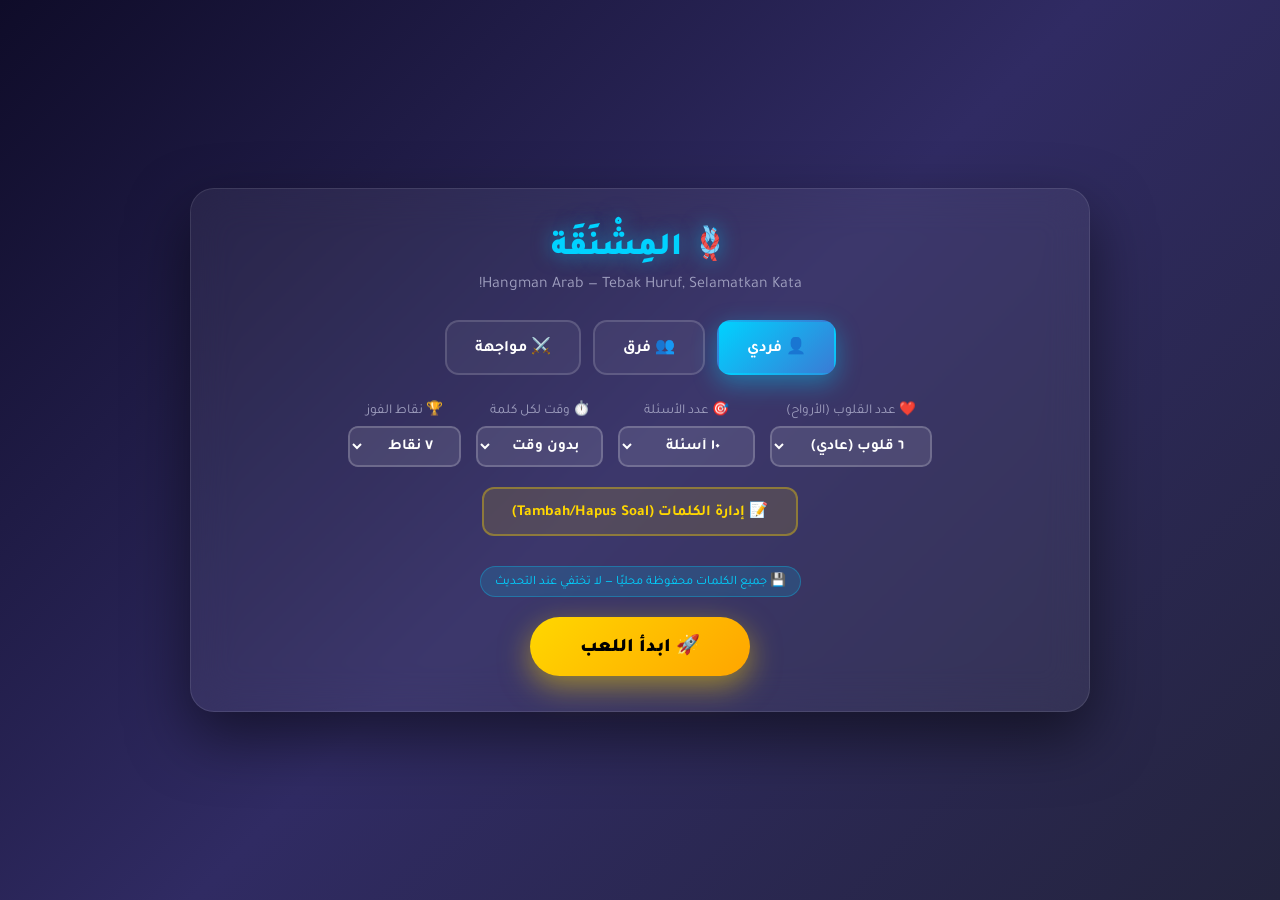
<file: games/hangman/index.html>
<!DOCTYPE html>
<html lang="ar" dir="rtl">
<head>
<meta charset="UTF-8">
<meta name="viewport" content="width=device-width, initial-scale=1.0">
<title>المِشْنَقَة — Hangman Arab</title>
<style>
  @import url('https://fonts.googleapis.com/css2?family=Tajawal:wght@400;500;700;800;900&family=Amiri:wght@400;700&display=swap');

  * { margin:0; padding:0; box-sizing:border-box; font-family:'Tajawal',sans-serif; }

  :root {
    --primary:#00d2ff;
    --primary-dark:#3a7bd5;
    --gold:#FFD700;
    --gold-dark:#FFA500;
    --success:#2ed573;
    --success-dark:#1e8449;
    --danger:#ff4757;
    --danger-dark:#c0392b;
    --purple:#9b59b6;
    --dark:#0f0c29;
    --dark-2:#302b63;
    --dark-3:#24243e;
    --text:#fff;
    --text-muted:#a0a0c0;
  }

  body {
    min-height:100vh;
    background:linear-gradient(135deg,var(--dark),var(--dark-2),var(--dark-3));
    color:var(--text);
    overflow-x:hidden;
  }

  /* Background */
  .bg-animation {
    position:fixed; inset:0; z-index:0;
    overflow:hidden; pointer-events:none;
  }
  .bg-circle {
    position:absolute; border-radius:50%;
    filter:blur(80px); opacity:0.3;
    animation:floatCircle 20s ease-in-out infinite;
  }
  .bg-circle.c1 { width:400px; height:400px; background:var(--danger); top:-100px; left:-100px; }
  .bg-circle.c2 { width:500px; height:500px; background:var(--purple); bottom:-150px; right:-150px; animation-delay:-5s; }
  .bg-circle.c3 { width:300px; height:300px; background:var(--gold); top:40%; left:50%; animation-delay:-10s; }
  @keyframes floatCircle {
    0%,100% { transform:translate(0,0) scale(1); }
    33% { transform:translate(100px,-50px) scale(1.1); }
    66% { transform:translate(-50px,100px) scale(0.9); }
  }

  /* ===== Setup Screen ===== */
  .setup-screen {
    position:fixed; inset:0;
    display:flex; justify-content:center; align-items:flex-start;
    z-index:200; padding:20px; overflow-y:auto;
    background:linear-gradient(135deg,var(--dark),var(--dark-2),var(--dark-3));
  }
  .setup-screen.hide { display:none; }

  .setup-card {
    background:rgba(255,255,255,0.06);
    backdrop-filter:blur(20px);
    border-radius:24px;
    padding:35px;
    max-width:900px; width:100%;
    border:1px solid rgba(255,255,255,0.1);
    box-shadow:0 25px 60px rgba(0,0,0,0.5);
    margin:auto;
  }

  .setup-title {
    color:var(--primary);
    font-size:2rem; font-weight:900;
    text-align:center; margin-bottom:8px;
    text-shadow:0 0 20px rgba(0,210,255,0.5);
  }
  .setup-sub { color:var(--text-muted); text-align:center; margin-bottom:25px; }

  /* Mode Selector */
  .mode-selector {
    display:flex; gap:12px; justify-content:center;
    margin-bottom:25px; flex-wrap:wrap;
  }
  .mode-btn {
    padding:14px 28px; border-radius:14px;
    border:2px solid rgba(255,255,255,0.15);
    background:rgba(255,255,255,0.05);
    color:var(--text);
    font-family:'Tajawal',sans-serif;
    font-weight:700; font-size:1rem;
    cursor:pointer; transition:all 0.3s;
  }
  .mode-btn:hover {
    background:rgba(0,210,255,0.15);
    border-color:rgba(0,210,255,0.5);
    transform:translateY(-2px);
  }
  .mode-btn.active {
    background:linear-gradient(135deg,var(--primary),var(--primary-dark));
    border-color:transparent;
    box-shadow:0 8px 25px rgba(0,210,255,0.4);
  }

  /* Team Inputs */
  .team-inputs {
    display:grid; grid-template-columns:1fr 1fr;
    gap:15px; margin-bottom:20px;
  }
  .team-inputs.hide { display:none; }
  @media (max-width:600px) { .team-inputs { grid-template-columns:1fr; } }

  .team-input-group {
    background:rgba(255,255,255,0.04);
    border-radius:14px; padding:15px;
    border:2px solid;
  }
  .team-input-group.a { border-color:#4A90D9; }
  .team-input-group.b { border-color:#E74C3C; }
  .team-input-group label {
    display:block; color:var(--text);
    font-weight:700; margin-bottom:8px; font-size:0.95rem;
  }
  .team-input-group input {
    width:100%; padding:10px 14px;
    border-radius:10px;
    border:2px solid rgba(255,255,255,0.2);
    background:rgba(255,255,255,0.1);
    color:var(--text); font-size:1rem;
    font-family:'Tajawal',sans-serif;
    text-align:center; font-weight:700;
  }
  .team-input-group input:focus { outline:none; border-color:var(--gold); }

  /* Settings */
  .settings-row {
    display:flex; justify-content:center;
    gap:15px; margin-bottom:20px; flex-wrap:wrap;
  }
  .setting-item label {
    display:block; color:var(--text-muted);
    font-size:0.85rem; margin-bottom:6px; text-align:center;
  }
  .setting-item select {
    padding:10px 18px; border-radius:10px;
    border:2px solid rgba(255,255,255,0.2);
    background:rgba(255,255,255,0.1);
    color:var(--text); font-family:'Tajawal',sans-serif;
    font-size:0.95rem; cursor:pointer; text-align:center;
    font-weight:700;
  }
  .setting-item select option { background:var(--dark-2); color:var(--text); }

  /* Editor Toggle */
  .editor-toggle {
    display:block; margin:15px auto;
    padding:12px 28px;
    background:rgba(255,215,0,0.12);
    border:2px solid rgba(255,215,0,0.35);
    border-radius:12px;
    color:var(--gold); font-weight:700;
    cursor:pointer; font-family:'Tajawal',sans-serif;
    font-size:0.95rem; transition:all 0.3s;
  }
  .editor-toggle:hover { background:rgba(255,215,0,0.25); transform:translateY(-2px); }

  /* Editor Panel */
  .editor-panel {
    display:none;
    background:rgba(0,0,0,0.25);
    border-radius:16px;
    padding:20px; margin-bottom:20px;
    text-align:right;
    max-height:550px; overflow-y:auto;
  }
  .editor-panel.show { display:block; }

  .editor-panel h3 {
    color:var(--gold); font-size:1.1rem;
    margin-bottom:12px;
    display:flex; justify-content:space-between;
    align-items:center; flex-wrap:wrap; gap:10px;
  }

  .editor-actions {
    display:flex; gap:8px;
    flex-wrap:wrap; margin-bottom:15px;
  }
  .editor-btn {
    padding:8px 16px; border:none;
    border-radius:8px;
    font-family:'Tajawal',sans-serif;
    font-size:0.85rem; font-weight:700;
    cursor:pointer; transition:all 0.2s;
  }
  .editor-btn.add { background:var(--success); color:#fff; }
  .editor-btn.random { background:var(--primary); color:#fff; }
  .editor-btn.clear { background:var(--danger); color:#fff; }
  .editor-btn.restore { background:var(--gold-dark); color:#fff; }
  .editor-btn.export { background:var(--purple); color:#fff; }
  .editor-btn.import { background:#00b894; color:#fff; }
  .editor-btn:hover { transform:translateY(-2px); opacity:0.9; }

  /* Add Form */
  .add-form {
    background:rgba(46,213,115,0.1);
    border:1px solid rgba(46,213,115,0.3);
    border-radius:12px;
    padding:16px; margin-top:12px;
    display:none;
  }
  .add-form.show { display:block; }

  .add-form label {
    display:block; color:var(--text-muted);
    font-size:0.85rem; margin-bottom:6px;
    font-weight:600;
  }
  .add-form input, .add-form textarea {
    width:100%; padding:10px 14px;
    border-radius:8px;
    border:1px solid rgba(255,255,255,0.2);
    background:rgba(255,255,255,0.08);
    color:var(--text);
    font-family:'Tajawal',sans-serif;
    font-size:1rem;
    margin-bottom:12px;
    resize:vertical;
  }
  .add-form input:focus, .add-form textarea:focus {
    outline:none; border-color:var(--success);
  }
  .add-form textarea { min-height:60px; line-height:1.6; font-family:'Amiri',serif; }

  /* Question List */
  .question-list {
    display:grid; grid-template-columns:1fr 1fr;
    gap:10px;
  }
  @media (max-width:600px) { .question-list { grid-template-columns:1fr; } }

  .question-item {
    background:rgba(255,255,255,0.05);
    border-radius:10px;
    padding:12px 15px;
    border:1px solid rgba(255,255,255,0.1);
    display:flex; justify-content:space-between;
    align-items:center; gap:10px;
  }
  .question-item .q-text {
    color:var(--text); font-size:1.2rem;
    flex:1; text-align:right;
    font-family:'Amiri',serif;
    font-weight:800; line-height:1.4;
  }
  .question-item .q-hint {
    color:var(--text-muted); font-size:0.75rem;
    display:block; margin-top:4px;
    font-family:'Tajawal',sans-serif;
    font-weight:500;
  }
  .question-item .del-btn {
    background:var(--danger); color:#fff;
    border:none; border-radius:6px;
    width:28px; height:28px;
    cursor:pointer; font-weight:900;
    transition:all 0.2s;
  }
  .question-item .del-btn:hover { transform:scale(1.1); }

  /* Start Button */
  .start-btn {
    display:block; margin:20px auto 0;
    padding:16px 50px;
    background:linear-gradient(135deg,var(--gold),var(--gold-dark));
    color:#000; border:none; border-radius:50px;
    font-size:1.2rem; font-weight:900;
    cursor:pointer; transition:all 0.3s;
    font-family:'Tajawal',sans-serif;
    box-shadow:0 10px 30px rgba(255,215,0,0.5);
  }
  .start-btn:hover { transform:translateY(-3px) scale(1.05); }

  .info-badge {
    display:inline-block;
    background:rgba(0,210,255,0.15);
    border:1px solid rgba(0,210,255,0.3);
    color:var(--primary);
    padding:5px 14px;
    border-radius:20px;
    font-size:0.8rem;
    margin-top:15px;
  }

  .center { text-align:center; }

  /* ===== Game Screen ===== */
  .game-screen {
    display:none;
    min-height:100vh;
    padding:20px;
    position:relative; z-index:5;
  }
  .game-screen.show { display:block; }

  /* Top Bar */
  .top-bar {
    display:flex;
    justify-content:space-between;
    align-items:center;
    background:rgba(0,0,0,0.4);
    backdrop-filter:blur(20px);
    padding:12px 20px;
    border-radius:16px;
    margin-bottom:20px;
    flex-wrap:wrap;
    gap:10px;
    border:1px solid rgba(255,255,255,0.1);
  }

  .team-score {
    display:flex; align-items:center; gap:10px;
    padding:8px 16px; border-radius:12px;
    background:rgba(255,255,255,0.08);
    border:2px solid transparent;
    transition:all 0.3s;
  }
  .team-score.a { border-color:#4A90D9; }
  .team-score.b { border-color:#E74C3C; }
  .team-score.active {
    background:rgba(255,215,0,0.15);
    box-shadow:0 0 20px rgba(255,215,0,0.4);
    animation:pulseGlow 1.5s infinite;
  }
  @keyframes pulseGlow {
    0%,100% { box-shadow:0 0 20px rgba(255,215,0,0.4); }
    50% { box-shadow:0 0 35px rgba(255,215,0,0.7); }
  }
  .team-score .name {
    color:var(--text); font-weight:700; font-size:0.9rem;
  }
  .team-score .pts {
    background:linear-gradient(135deg,var(--gold),var(--gold-dark));
    color:#000; font-weight:900;
    font-size:1.3rem; padding:2px 14px;
    border-radius:8px; min-width:45px;
    text-align:center;
  }

  .progress-info {
    color:var(--text); text-align:center; font-weight:700;
  }
  .progress-info .num {
    color:var(--gold); font-size:1.3rem;
  }
  .progress-info .sub {
    display:block; color:var(--text-muted);
    font-size:0.8rem; font-weight:500;
  }

  .timer-circle {
    width:70px; height:70px;
    border-radius:50%;
    background:conic-gradient(var(--success) 0deg, rgba(255,255,255,0.1) 0deg);
    display:flex; justify-content:center; align-items:center;
    position:relative; transition:background 0.3s;
  }
  .timer-circle::before {
    content:'';
    width:54px; height:54px;
    background:#1a1a2e;
    border-radius:50%;
    position:absolute;
  }
  .timer-text {
    position:relative; z-index:1;
    color:#fff; font-weight:800; font-size:1.4rem;
  }

  /* Layout */
  .game-layout {
    max-width:1300px;
    margin:0 auto;
    display:grid;
    grid-template-columns:1fr 2fr;
    gap:25px;
    align-items:flex-start;
  }
  @media (max-width:900px) { .game-layout { grid-template-columns:1fr; } }

  /* Hearts / Lives panel */
  .lives-panel {
    background:rgba(0,0,0,0.35);
    backdrop-filter:blur(15px);
    border-radius:20px;
    padding:25px;
    border:1px solid rgba(255,255,255,0.1);
    text-align:center;
  }

  .lives-panel .label {
    color:var(--text-muted);
    font-size:0.9rem;
    margin-bottom:15px;
  }

  .hearts-display {
    display:flex;
    justify-content:center;
    gap:10px;
    flex-wrap:wrap;
    margin-bottom:20px;
  }

  .heart {
    font-size:3.5rem;
    transition:all 0.5s;
    animation:heartBeat 1.2s ease-in-out infinite;
  }

  .heart.lost {
    filter:grayscale(1) opacity(0.3);
    transform:scale(0.8);
    animation:none;
  }

  .heart.breaking {
    animation:heartBreak 0.6s forwards;
  }

  @keyframes heartBeat {
    0%,100% { transform:scale(1); }
    50% { transform:scale(1.1); }
  }
  @keyframes heartBreak {
    0% { transform:scale(1); filter:none; }
    50% { transform:scale(1.4) rotate(15deg); filter:hue-rotate(180deg); }
    100% { transform:scale(0.8) rotate(45deg); filter:grayscale(1) opacity(0.3); }
  }

  .wrong-letters-box {
    background:rgba(255,71,87,0.1);
    border:1px solid rgba(255,71,87,0.3);
    border-radius:12px;
    padding:12px;
    margin-top:15px;
  }
  .wrong-letters-box .label {
    color:var(--danger);
    font-size:0.8rem;
    margin-bottom:8px;
  }
  .wrong-letters {
    display:flex;
    justify-content:center;
    gap:6px;
    flex-wrap:wrap;
    min-height:30px;
  }
  .wrong-letter {
    background:var(--danger);
    color:#fff;
    width:32px;
    height:32px;
    border-radius:8px;
    display:flex;
    align-items:center;
    justify-content:center;
    font-family:'Amiri',serif;
    font-weight:800;
    font-size:1.2rem;
    animation:letterPop 0.3s ease;
  }
  @keyframes letterPop {
    from { transform:scale(0); }
    to { transform:scale(1); }
  }

  /* Main panel */
  .main-panel {
    background:rgba(0,0,0,0.35);
    backdrop-filter:blur(15px);
    border-radius:20px;
    padding:25px;
    border:1px solid rgba(255,255,255,0.1);
  }

  /* Hint */
  .hint-box {
    background:rgba(0,210,255,0.1);
    border:1px solid rgba(0,210,255,0.3);
    border-radius:12px;
    padding:15px 20px;
    margin-bottom:20px;
    text-align:center;
    display:flex;
    align-items:center;
    justify-content:center;
    gap:10px;
  }
  .hint-box .label {
    color:var(--text-muted);
    font-size:0.85rem;
  }
  .hint-box .hint-text {
    color:var(--primary);
    font-family:'Amiri',serif;
    font-size:1.2rem;
    font-weight:700;
  }
  .hint-box .hint-text.hidden {
    filter:blur(8px);
    transition:filter 0.3s;
    cursor:pointer;
  }
  .hint-box .hint-text.hidden:hover { filter:blur(4px); }
  .hint-box .hint-text.hidden.show { filter:blur(0); }

  /* Word display */
  .word-display {
    display:flex;
    justify-content:center;
    gap:12px;
    flex-wrap:wrap;
    margin-bottom:25px;
    min-height:80px;
    direction:rtl;
    padding:20px 10px;
  }

  .letter-slot {
    width:55px;
    height:70px;
    border-bottom:4px solid var(--primary);
    display:flex;
    align-items:center;
    justify-content:center;
    font-family:'Amiri',serif;
    font-size:2.5rem;
    font-weight:800;
    color:#fff;
    transition:all 0.4s;
    position:relative;
  }

  @media (max-width:600px) {
    .letter-slot { width:38px; height:55px; font-size:1.8rem; }
    .word-display { gap:6px; }
  }

  .letter-slot.revealed {
    animation:revealPop 0.5s ease;
    color:var(--gold);
  }

  @keyframes revealPop {
    0% { transform:scale(0) rotateY(180deg); opacity:0; }
    50% { transform:scale(1.2) rotateY(90deg); }
    100% { transform:scale(1) rotateY(0); opacity:1; }
  }

  .letter-slot.wrong-highlight {
    border-color:var(--danger);
  }

  /* Keyboard */
  .keyboard {
    display:grid;
    grid-template-columns:repeat(10, 1fr);
    gap:8px;
    margin-top:20px;
  }

  @media (max-width:900px) {
    .keyboard { grid-template-columns:repeat(7, 1fr); }
  }
  @media (max-width:600px) {
    .keyboard { grid-template-columns:repeat(5, 1fr); }
  }

  .key-btn {
    aspect-ratio:1;
    border-radius:12px;
    border:2px solid rgba(0,210,255,0.35);
    background:linear-gradient(135deg, rgba(0,210,255,0.12), rgba(58,123,213,0.12));
    color:#fff;
    font-family:'Amiri',serif;
    font-size:1.6rem;
    font-weight:800;
    cursor:pointer;
    transition:all 0.25s;
    display:flex;
    align-items:center;
    justify-content:center;
    user-select:none;
  }

  .key-btn:hover:not(:disabled) {
    transform:translateY(-3px) scale(1.05);
    border-color:var(--gold);
    background:linear-gradient(135deg, rgba(255,215,0,0.25), rgba(255,165,0,0.25));
    box-shadow:0 8px 25px rgba(255,215,0,0.3);
  }

  .key-btn:active:not(:disabled) { transform:scale(0.95); }

  .key-btn:disabled {
    cursor:not-allowed;
    opacity:0.3;
  }

  .key-btn.correct {
    background:linear-gradient(135deg, var(--success), var(--success-dark));
    border-color:var(--success);
    color:#fff;
    opacity:1;
  }

  .key-btn.wrong {
    background:linear-gradient(135deg, var(--danger), var(--danger-dark));
    border-color:var(--danger);
    color:#fff;
    opacity:1;
    text-decoration:line-through;
  }

  /* Versus buttons */
  .versus-btns {
    display:flex; gap:15px;
    justify-content:center;
    margin-bottom:15px; flex-wrap:wrap;
  }
  .versus-btns.hide { display:none; }

  .team-select-btn {
    padding:14px 32px;
    border:none; border-radius:14px;
    font-size:1.05rem; font-weight:800;
    cursor:pointer; transition:all 0.3s;
    font-family:'Tajawal',sans-serif;
    color:#fff;
    box-shadow:0 6px 20px rgba(0,0,0,0.3);
  }
  .team-select-btn.a { background:linear-gradient(135deg,#4A90D9,#2E5C8A); }
  .team-select-btn.b { background:linear-gradient(135deg,#E74C3C,#A93226); }
  .team-select-btn:hover:not(:disabled) {
    transform:translateY(-3px);
    box-shadow:0 10px 30px rgba(0,0,0,0.4);
  }
  .team-select-btn:disabled { opacity:0.4; cursor:not-allowed; }
  .team-select-btn.active {
    transform:scale(1.08);
    border:3px solid var(--gold);
    box-shadow:0 0 30px rgba(255,215,0,0.6);
  }

  /* Feedback */
  .feedback {
    text-align:center;
    font-size:1.15rem;
    font-weight:800;
    min-height:35px;
    margin-top:20px;
    padding:10px;
    border-radius:12px;
    transition:all 0.3s;
  }
  .feedback.correct {
    color:var(--success);
    background:rgba(46,213,115,0.1);
    border:1px solid rgba(46,213,115,0.3);
  }
  .feedback.wrong {
    color:var(--danger);
    background:rgba(255,71,87,0.1);
    border:1px solid rgba(255,71,87,0.3);
  }
  .feedback.info {
    color:var(--primary);
    background:rgba(0,210,255,0.1);
    border:1px solid rgba(0,210,255,0.3);
  }

  /* Progress bar */
  .progress-bar {
    height:6px;
    background:rgba(255,255,255,0.1);
    border-radius:3px;
    overflow:hidden;
    margin-top:20px;
  }
  .progress-fill {
    height:100%;
    background:linear-gradient(90deg,var(--primary),var(--gold));
    border-radius:3px;
    transition:width 0.4s;
    width:0%;
  }

  /* ===== Overlay ===== */
  .overlay {
    position:fixed; inset:0;
    background:rgba(0,0,0,0.9);
    display:none;
    justify-content:center; align-items:center;
    z-index:1000;
    backdrop-filter:blur(10px);
    padding:20px;
  }
  .overlay.show { display:flex; animation:fadeIn 0.5s; }
  @keyframes fadeIn {
    from { opacity:0; }
    to { opacity:1; }
  }

  .overlay-content {
    text-align:center;
    padding:40px;
    max-width:550px;
  }

  .overlay-icon {
    font-size:6rem; margin-bottom:20px;
    animation:iconBounce 1s infinite;
  }
  @keyframes iconBounce {
    0%,100% { transform:translateY(0); }
    50% { transform:translateY(-20px); }
  }

  .overlay-title {
    color:var(--gold);
    font-size:2.5rem; font-weight:900;
    margin-bottom:15px;
    text-shadow:0 0 30px rgba(255,215,0,0.8);
  }

  .overlay-subtitle {
    color:var(--text);
    font-size:1.2rem;
    margin-bottom:30px;
    line-height:1.7;
  }

  .overlay-btns {
    display:flex; gap:15px;
    justify-content:center; flex-wrap:wrap;
  }

  .overlay-btn {
    padding:15px 40px;
    border:none; border-radius:50px;
    font-size:1.05rem; font-weight:900;
    cursor:pointer; transition:all 0.3s;
    font-family:'Tajawal',sans-serif;
  }
  .overlay-btn.primary {
    background:linear-gradient(135deg,var(--gold),var(--gold-dark));
    color:#000;
    box-shadow:0 10px 30px rgba(255,215,0,0.5);
  }
  .overlay-btn.secondary {
    background:rgba(255,255,255,0.15);
    color:var(--text);
    border:2px solid rgba(255,255,255,0.3);
  }
  .overlay-btn:hover { transform:translateY(-3px) scale(1.05); }

  /* Toast */
  .toast {
    position:fixed; bottom:30px; left:50%;
    transform:translateX(-50%) translateY(100px);
    background:rgba(0,0,0,0.9);
    color:#fff;
    padding:14px 28px;
    border-radius:50px;
    font-weight:700;
    border:2px solid var(--primary);
    z-index:2000;
    opacity:0;
    transition:all 0.4s;
    font-size:0.95rem;
  }
  .toast.show { transform:translateX(-50%) translateY(0); opacity:1; }
  .toast.success { border-color:var(--success); color:var(--success); }
  .toast.error { border-color:var(--danger); color:var(--danger); }

  /* Confetti */
  .confetti {
    position:fixed;
    width:12px; height:12px;
    top:-20px;
    z-index:999;
    animation:confettiFall 4s linear forwards;
    pointer-events:none;
  }
  @keyframes confettiFall {
    0% { transform:translateY(0) rotate(0deg); opacity:1; }
    100% { transform:translateY(100vh) rotate(720deg); opacity:0; }
  }

  /* Score popup */
  .score-popup {
    position:fixed;
    color:var(--gold);
    font-size:3rem;
    font-weight:900;
    z-index:3000;
    pointer-events:none;
    animation:scorePopup 1.2s ease-out forwards;
    text-shadow:0 0 30px rgba(255,215,0,0.8);
  }
  @keyframes scorePopup {
    0% { transform:translate(-50%, 0) scale(0.5); opacity:0; }
    30% { transform:translate(-50%, -30px) scale(1.3); opacity:1; }
    100% { transform:translate(-50%, -120px) scale(1); opacity:0; }
  }
</style>
</head>
<body>

<!-- Background -->
<div class="bg-animation">
  <div class="bg-circle c1"></div>
  <div class="bg-circle c2"></div>
  <div class="bg-circle c3"></div>
</div>

<!-- ===== Setup Screen ===== -->
<div class="setup-screen" id="setupScreen">
  <div class="setup-card">
    <div class="setup-title">🪢 المِشْنَقَة</div>
    <div class="setup-sub">Hangman Arab — Tebak Huruf, Selamatkan Kata!</div>

    <!-- Mode Selector -->
    <div class="mode-selector">
      <button class="mode-btn active" data-mode="solo">👤 فردي</button>
      <button class="mode-btn" data-mode="team">👥 فرق</button>
      <button class="mode-btn" data-mode="versus">⚔️ مواجهة</button>
    </div>

    <!-- Team Inputs -->
    <div class="team-inputs hide" id="teamInputs">
      <div class="team-input-group a">
        <label>🔵 الفريق الأول</label>
        <input type="text" id="teamAName" value="الفريق الأزرق" maxlength="20">
      </div>
      <div class="team-input-group b">
        <label>🔴 الفريق الثاني</label>
        <input type="text" id="teamBName" value="الفريق الأحمر" maxlength="20">
      </div>
    </div>

    <!-- Settings -->
    <div class="settings-row">
      <div class="setting-item">
        <label>❤️ عدد القلوب (الأرواح)</label>
        <select id="livesSetting">
          <option value="4">٤ قلوب (صعب)</option>
          <option value="5">٥ قلوب</option>
          <option value="6" selected>٦ قلوب (عادي)</option>
          <option value="8">٨ قلوب (سهل)</option>
        </select>
      </div>
      <div class="setting-item">
        <label>🎯 عدد الأسئلة</label>
        <select id="countSetting">
          <option value="5">٥ أسئلة</option>
          <option value="10" selected>١٠ أسئلة</option>
          <option value="15">١٥ سؤالاً</option>
          <option value="20">٢٠ سؤالاً</option>
          <option value="0">كل الكلمات</option>
        </select>
      </div>
      <div class="setting-item">
        <label>⏱️ وقت لكل كلمة</label>
        <select id="timerSetting">
          <option value="0" selected>بدون وقت</option>
          <option value="60">٦٠ ثانية</option>
          <option value="90">٩٠ ثانية</option>
          <option value="120">١٢٠ ثانية</option>
        </select>
      </div>
      <div class="setting-item">
        <label>🏆 نقاط الفوز</label>
        <select id="maxScoreSetting">
          <option value="5">٥ نقاط</option>
          <option value="7" selected>٧ نقاط</option>
          <option value="10">١٠ نقاط</option>
          <option value="15">١٥ نقطة</option>
          <option value="999">بدون حد</option>
        </select>
      </div>
    </div>

    <!-- Editor Toggle -->
    <button class="editor-toggle" id="editorToggle">📝 إدارة الكلمات (Tambah/Hapus Soal)</button>

    <!-- Editor Panel -->
    <div class="editor-panel" id="editorPanel">
      <h3>
        <span>📋 قائمة الكلمات (<span id="questionCount">٠</span>)</span>
      </h3>

      <div class="editor-actions">
        <button class="editor-btn add" id="addQuestionBtn">➕ إضافة كلمة</button>
        <button class="editor-btn random" id="shuffleBtn">🔀 خلط عشوائي</button>
        <button class="editor-btn export" id="exportBtn">📤 تصدير JSON</button>
        <button class="editor-btn import" id="importBtn">📥 استيراد JSON</button>
        <button class="editor-btn restore" id="restoreBtn">↩️ استعادة الافتراضي</button>
        <button class="editor-btn clear" id="clearBtn">🗑️ حذف الكل</button>
      </div>

      <div class="add-form" id="addForm">
        <label>الكلمة (بالعربية) *</label>
        <input type="text" id="newWord" placeholder="مثال: مَسْجِد" dir="rtl">

        <label>التلميح (بالعربية) *</label>
        <input type="text" id="newHint" placeholder="مثال: مَكَانُ الصَّلَاة" dir="rtl">

        <label>الفئة (اختياري)</label>
        <input type="text" id="newCategory" placeholder="مثال: الأَمَاكِن، الحَيَوَانَات" dir="rtl">

        <div style="display:flex; gap:8px; margin-top:6px;">
          <button class="editor-btn add" id="saveQuestionBtn" style="flex:1;">💾 حفظ</button>
          <button class="editor-btn clear" id="cancelAddBtn" style="flex:1;">✖️ إلغاء</button>
        </div>
      </div>

      <div class="question-list" id="questionList"></div>
    </div>

    <div class="center">
      <span class="info-badge">💾 جميع الكلمات محفوظة محليًا — لا تختفي عند التحديث</span>
    </div>

    <button class="start-btn" id="startBtn">🚀 ابدأ اللعب</button>
  </div>
</div>

<!-- ===== Game Screen ===== -->
<div class="game-screen" id="gameScreen">

  <!-- Top Bar -->
  <div class="top-bar">
    <div class="team-score a" id="teamAScoreBox" style="display:none;">
      <span class="name" id="teamANameDisplay">🔵 الفريق الأول</span>
      <span class="pts" id="teamAScore">٠</span>
    </div>
    <div class="progress-info">
      <span class="num"><span id="questionNum">١</span> / <span id="totalQuestions">١٠</span></span>
      <span class="sub">المِشْنَقَة</span>
    </div>
    <div class="timer-circle" id="timerCircle" style="display:none;">
      <span class="timer-text" id="timerText">٦٠</span>
    </div>
    <div class="team-score b" id="teamBScoreBox" style="display:none;">
      <span class="pts" id="teamBScore">٠</span>
      <span class="name" id="teamBNameDisplay">🔴 الفريق الثاني</span>
    </div>
  </div>

  <!-- Versus buttons -->
  <div class="versus-btns hide" id="versusBtns">
    <button class="team-select-btn a" id="teamABtn">🔵 الفريق الأول</button>
    <button class="team-select-btn b" id="teamBBtn">🔴 الفريق الثاني</button>
  </div>

  <!-- Game Layout -->
  <div class="game-layout">

    <!-- Lives Panel -->
    <div class="lives-panel">
      <div class="label">❤️ القلوب المتبقية</div>
      <div class="hearts-display" id="heartsDisplay"></div>

      <div class="wrong-letters-box">
        <div class="label">❌ الحروف الخاطئة</div>
        <div class="wrong-letters" id="wrongLetters"></div>
      </div>
    </div>

    <!-- Main Panel -->
    <div class="main-panel">
      <!-- Hint -->
      <div class="hint-box">
        <span class="label">💡 التلميح:</span>
        <span class="hint-text hidden" id="hintText">...</span>
      </div>

      <!-- Word Display -->
      <div class="word-display" id="wordDisplay"></div>

      <!-- Keyboard -->
      <div class="keyboard" id="keyboard"></div>

      <!-- Feedback -->
      <div class="feedback" id="feedback"></div>

      <!-- Progress -->
      <div class="progress-bar">
        <div class="progress-fill" id="progressFill"></div>
      </div>
    </div>
  </div>
</div>

<!-- ===== Overlay ===== -->
<div class="overlay" id="overlay">
  <div class="overlay-content">
    <div class="overlay-icon" id="overlayIcon">🏆</div>
    <div class="overlay-title" id="overlayTitle">أحسنت!</div>
    <div class="overlay-subtitle" id="overlaySubtitle"></div>
    <div class="overlay-btns">
      <button class="overlay-btn primary" id="playAgainBtn">🔄 العب مرة أخرى</button>
      <button class="overlay-btn secondary" id="backToSetupBtn">⚙️ الإعدادات</button>
    </div>
  </div>
</div>

<!-- Toast -->
<div class="toast" id="toast"></div>

<script>
/* ============================================================
   DEFAULT WORDS
============================================================ */
const DEFAULT_QUESTIONS = [
  // أماكن
  { id:'w1',  word:'مَسْجِد',    hint:'مَكَانُ الصَّلَاة',           category:'الأَمَاكِن' },
  { id:'w2',  word:'مَدْرَسَة', hint:'مَكَانُ التَّعَلُّم',           category:'الأَمَاكِن' },
  { id:'w3',  word:'مُسْتَشْفَى', hint:'مَكَانُ العِلَاج',            category:'الأَمَاكِن' },
  { id:'w4',  word:'مَطَار',    hint:'مَكَانُ الطَّائِرَات',          category:'الأَمَاكِن' },
  { id:'w5',  word:'مَكْتَبَة', hint:'مَكَانُ الكُتُب',              category:'الأَمَاكِن' },
  { id:'w6',  word:'حَدِيقَة',  hint:'مَكَانٌ فِيهِ أَشْجَارٌ وَأَزْهَار', category:'الأَمَاكِن' },
  { id:'w7',  word:'مَطْعَم',   hint:'مَكَانُ الطَّعَام',            category:'الأَمَاكِن' },
  { id:'w8',  word:'فُنْدُق',   hint:'مَكَانُ نَوْمِ المُسَافِر',    category:'الأَمَاكِن' },

  // حيوانات
  { id:'w9',  word:'قِطَّة',    hint:'حَيَوَانٌ يُنَادِي بِمِيَاو',  category:'الحَيَوَانَات' },
  { id:'w10', word:'كَلْب',     hint:'حَيَوَانٌ وَفِيٌّ لِلْإِنْسَان', category:'الحَيَوَانَات' },
  { id:'w11', word:'أَسَد',     hint:'مَلِكُ الغَابَة',              category:'الحَيَوَانَات' },
  { id:'w12', word:'فِيل',      hint:'أَكْبَرُ حَيَوَانٍ بَرِّي',     category:'الحَيَوَانَات' },
  { id:'w13', word:'حِصَان',    hint:'حَيَوَانٌ يُرْكَب',            category:'الحَيَوَانَات' },
  { id:'w14', word:'دَجَاجَة',  hint:'تَبِيضُ البَيْض',              category:'الحَيَوَانَات' },

  // طعام
  { id:'w15', word:'تُفَّاح',   hint:'فَاكِهَةٌ حَمْرَاء',           category:'الطَّعَام' },
  { id:'w16', word:'مَوْز',     hint:'فَاكِهَةٌ صَفْرَاء',           category:'الطَّعَام' },
  { id:'w17', word:'خُبْز',     hint:'طَعَامٌ مِنَ الدَّقِيق',       category:'الطَّعَام' },
  { id:'w18', word:'حَلِيب',    hint:'شَرَابٌ أَبْيَض',              category:'الطَّعَام' },
  { id:'w19', word:'عَسَل',     hint:'شَرَابٌ حُلْوٌ مِنَ النَّحْل', category:'الطَّعَام' },
  { id:'w20', word:'تَمْر',     hint:'فَاكِهَةٌ مِنَ النَّخْل',      category:'الطَّعَام' },

  // مهن
  { id:'w21', word:'طَبِيب',    hint:'مَنْ يُعَالِجُ المَرْضَى',     category:'المِهَن' },
  { id:'w22', word:'مُعَلِّم',  hint:'مَنْ يُعَلِّمُ الطُّلَّاب',    category:'المِهَن' },
  { id:'w23', word:'مُهَنْدِس', hint:'مَنْ يَبْنِي البُيُوت',        category:'المِهَن' },
  { id:'w24', word:'شُرْطِيّ',  hint:'مَنْ يَحْمِي النَّاس',         category:'المِهَن' },
  { id:'w25', word:'طَبَّاخ',   hint:'مَنْ يَطْبُخُ الطَّعَام',      category:'المِهَن' },

  // العبادة
  { id:'w26', word:'صَلَاة',    hint:'عِبَادَةٌ خَمْسُ مَرَّات',      category:'العِبَادَة' },
  { id:'w27', word:'صَوْم',     hint:'الِامْتِنَاعُ عَنِ الطَّعَام', category:'العِبَادَة' },
  { id:'w28', word:'حَجّ',      hint:'نُسُكٌ فِي مَكَّة',            category:'العِبَادَة' },
  { id:'w29', word:'عُمْرَة',   hint:'نُسُكٌ بِلَا وَقْت',           category:'العِبَادَة' },
  { id:'w30', word:'قُرْآن',    hint:'كِتَابُ اللهِ',                category:'العِبَادَة' },

  // مواصلات
  { id:'w31', word:'سَيَّارَة', hint:'مَرْكَبَةٌ بِأَرْبَعِ عَجَلَات', category:'المُوَاصَلَات' },
  { id:'w32', word:'طَائِرَة',  hint:'مَرْكَبَةٌ تَطِيرُ فِي الجَوّ', category:'المُوَاصَلَات' },
  { id:'w33', word:'قِطَار',    hint:'مَرْكَبَةٌ عَلَى قُضْبَان',    category:'المُوَاصَلَات' },
  { id:'w34', word:'سَفِينَة',  hint:'مَرْكَبَةٌ عَلَى المَاء',      category:'المُوَاصَلَات' },

  // طبيعة
  { id:'w35', word:'شَمْس',     hint:'نَجْمُ النَّهَار',             category:'الطَّبِيعَة' },
  { id:'w36', word:'قَمَر',     hint:'نَجْمُ اللَّيْل',              category:'الطَّبِيعَة' },
  { id:'w37', word:'نَجْمَة',   hint:'تُضِيءُ فِي السَّمَاء',        category:'الطَّبِيعَة' },
  { id:'w38', word:'شَجَرَة',   hint:'لَهَا فُرُوعٌ وَأَوْرَاق',     category:'الطَّبِيعَة' },
  { id:'w39', word:'زَهْرَة',   hint:'جَمِيلَةٌ وَمُلَوَّنَة',       category:'الطَّبِيعَة' },
  { id:'w40', word:'مَطَر',     hint:'يَنْزِلُ مِنَ السَّمَاء',      category:'الطَّبِيعَة' },
];

const ARABIC_LETTERS = ['ا','ب','ت','ث','ج','ح','خ','د','ذ','ر','ز','س','ش','ص','ض','ط','ظ','ع','غ','ف','ق','ك','ل','م','ن','ه','و','ي'];

/* Normalisasi: buang harakat, samakan أإآ → ا, ة → ه, ى → ي */
function normalizeLetter(ch) {
  return ch
    .replace(/[\u064B-\u065F\u0670\u06D6-\u06ED]/g, '')
    .replace(/[أإآٱ]/g, 'ا')
    .replace(/ة/g, 'ه')
    .replace(/ى/g, 'ي')
    .replace(/ؤ/g, 'و')
    .replace(/ئ/g, 'ي');
}

function getNormalizedWord(word) {
  return word.split('').map(normalizeLetter).join('');
}

/* ============================================================
   STORAGE
============================================================ */
const STORAGE_KEY = 'arab_hangman_data';
const SETTINGS_KEY = 'arab_hangman_settings';

function loadQuestions() {
  try {
    const saved = localStorage.getItem(STORAGE_KEY);
    if (saved) {
      const parsed = JSON.parse(saved);
      if (Array.isArray(parsed) && parsed.length > 0) return parsed;
    }
  } catch (e) {}
  return JSON.parse(JSON.stringify(DEFAULT_QUESTIONS));
}

function saveQuestions(qs) {
  try { localStorage.setItem(STORAGE_KEY, JSON.stringify(qs)); } catch (e) {}
}

function loadSettings() {
  try {
    const saved = localStorage.getItem(SETTINGS_KEY);
    if (saved) return JSON.parse(saved);
  } catch (e) {}
  return null;
}

function saveSettings(s) {
  try { localStorage.setItem(SETTINGS_KEY, JSON.stringify(s)); } catch (e) {}
}

/* ============================================================
   STATE
============================================================ */
const state = {
  mode: 'solo',
  teamA: { name: 'الفريق الأزرق', score: 0 },
  teamB: { name: 'الفريق الأحمر', score: 0 },
  questions: [],
  allQuestions: [],
  currentIndex: 0,
  totalQuestions: 10,
  maxScore: 7,
  maxLives: 6,
  livesLeft: 6,
  timerDuration: 0,
  timeLeft: 0,
  timerInterval: null,
  answered: false,
  activeTeam: 'a',
  currentWord: '',
  currentWordNormalized: '',
  currentHint: '',
  currentCategory: '',
  revealedLetters: [],
  wrongLetters: [],
  results: [],
};

/* ============================================================
   DOM
============================================================ */
const setupScreen = document.getElementById('setupScreen');
const gameScreen = document.getElementById('gameScreen');
const questionListEl = document.getElementById('questionList');
const questionCount = document.getElementById('questionCount');
const editorPanel = document.getElementById('editorPanel');
const addForm = document.getElementById('addForm');
const heartsDisplay = document.getElementById('heartsDisplay');
const wrongLettersEl = document.getElementById('wrongLetters');
const hintText = document.getElementById('hintText');
const wordDisplay = document.getElementById('wordDisplay');
const keyboard = document.getElementById('keyboard');
const feedback = document.getElementById('feedback');
const questionNum = document.getElementById('questionNum');
const totalQuestionsEl = document.getElementById('totalQuestions');
const timerCircle = document.getElementById('timerCircle');
const timerText = document.getElementById('timerText');
const overlay = document.getElementById('overlay');
const toastEl = document.getElementById('toast');
const progressFill = document.getElementById('progressFill');

/* ============================================================
   HELPERS
============================================================ */
function toArabic(num) {
  const d = ['٠','١','٢','٣','٤','٥','٦','٧','٨','٩'];
  return String(num).split('').map(x => d[parseInt(x)] || x).join('');
}

function shuffle(arr) {
  const a = [...arr];
  for (let i = a.length - 1; i > 0; i--) {
    const j = Math.floor(Math.random() * (i + 1));
    [a[i], a[j]] = [a[j], a[i]];
  }
  return a;
}

function toast(msg, type = '') {
  toastEl.textContent = msg;
  toastEl.className = 'toast show ' + type;
  setTimeout(() => toastEl.classList.remove('show'), 2500);
}

function showScorePopup(text, x, y) {
  const popup = document.createElement('div');
  popup.className = 'score-popup';
  popup.textContent = text;
  popup.style.left = x + 'px';
  popup.style.top = y + 'px';
  document.body.appendChild(popup);
  setTimeout(() => popup.remove(), 1200);
}

/* ============================================================
   EDITOR
============================================================ */
function renderQuestionList() {
  questionListEl.innerHTML = '';
  questionCount.textContent = toArabic(state.allQuestions.length);

  state.allQuestions.forEach((q, idx) => {
    const item = document.createElement('div');
    item.className = 'question-item';
    item.innerHTML = `
      <div style="flex:1; text-align:right;">
        <span class="q-text">${q.word}</span>
        <span class="q-hint">💡 ${q.hint}</span>
      </div>
      <button class="del-btn" data-idx="${idx}">✖</button>
    `;
    item.querySelector('.del-btn').addEventListener('click', () => {
      if (confirm(`حذف "${q.word}"؟`)) {
        state.allQuestions.splice(idx, 1);
        saveQuestions(state.allQuestions);
        renderQuestionList();
        toast('🗑️ تم الحذف', 'success');
      }
    });
    questionListEl.appendChild(item);
  });
}

document.getElementById('editorToggle').addEventListener('click', () => {
  editorPanel.classList.toggle('show');
});

document.getElementById('addQuestionBtn').addEventListener('click', () => {
  addForm.classList.toggle('show');
  if (addForm.classList.contains('show')) document.getElementById('newWord').focus();
});

document.getElementById('saveQuestionBtn').addEventListener('click', () => {
  const word = document.getElementById('newWord').value.trim();
  const hint = document.getElementById('newHint').value.trim();
  const category = document.getElementById('newCategory').value.trim();

  if (!word || !hint) {
    toast('⚠️ اكتب الكلمة والتلميح', 'error');
    return;
  }

  state.allQuestions.push({
    id: 'q_' + Date.now() + '_' + Math.random().toString(36).slice(2, 7),
    word, hint, category: category || '',
  });
  saveQuestions(state.allQuestions);
  renderQuestionList();
  resetAddForm();
  toast('✅ تم الحفظ', 'success');
});

document.getElementById('cancelAddBtn').addEventListener('click', resetAddForm);

function resetAddForm() {
  document.getElementById('newWord').value = '';
  document.getElementById('newHint').value = '';
  document.getElementById('newCategory').value = '';
  addForm.classList.remove('show');
}

document.getElementById('shuffleBtn').addEventListener('click', () => {
  state.allQuestions = shuffle(state.allQuestions);
  saveQuestions(state.allQuestions);
  renderQuestionList();
  toast('🔀 تم الخلط', 'success');
});

document.getElementById('clearBtn').addEventListener('click', () => {
  if (confirm('🗑️ حذف جميع الكلمات؟ لا يمكن التراجع.')) {
    state.allQuestions = [];
    saveQuestions(state.allQuestions);
    renderQuestionList();
    toast('🗑️ تم الحذف الكامل', 'success');
  }
});

document.getElementById('restoreBtn').addEventListener('click', () => {
  if (confirm('↩️ استعادة الافتراضي؟ سيتم حذف كلماتك المخصصة.')) {
    state.allQuestions = JSON.parse(JSON.stringify(DEFAULT_QUESTIONS));
    saveQuestions(state.allQuestions);
    renderQuestionList();
    toast('↩️ تم الاستعادة', 'success');
  }
});

document.getElementById('exportBtn').addEventListener('click', () => {
  const blob = new Blob([JSON.stringify(state.allQuestions, null, 2)], { type: 'application/json' });
  const url = URL.createObjectURL(blob);
  const a = document.createElement('a');
  a.href = url;
  a.download = 'hangman-questions.json';
  a.click();
  URL.revokeObjectURL(url);
  toast('📤 تم التصدير', 'success');
});

document.getElementById('importBtn').addEventListener('click', () => {
  const input = document.createElement('input');
  input.type = 'file';
  input.accept = '.json,application/json';
  input.onchange = (e) => {
    const file = e.target.files[0];
    if (!file) return;
    const reader = new FileReader();
    reader.onload = (ev) => {
      try {
        const data = JSON.parse(ev.target.result);
        if (!Array.isArray(data)) throw new Error('bad');
        state.allQuestions = data;
        saveQuestions(state.allQuestions);
        renderQuestionList();
        toast('📥 تم الاستيراد', 'success');
      } catch (err) {
        toast('⚠️ فشل الاستيراد', 'error');
      }
    };
    reader.readAsText(file);
  };
  input.click();
});

/* ============================================================
   MODE SELECTOR
============================================================ */
document.querySelectorAll('.mode-btn').forEach(btn => {
  btn.addEventListener('click', () => {
    document.querySelectorAll('.mode-btn').forEach(b => b.classList.remove('active'));
    btn.classList.add('active');
    state.mode = btn.dataset.mode;

    const teamInputs = document.getElementById('teamInputs');
    if (state.mode === 'solo') {
      teamInputs.classList.add('hide');
    } else {
      teamInputs.classList.remove('hide');
    }
  });
});

/* ============================================================
   START GAME
============================================================ */
document.getElementById('startBtn').addEventListener('click', () => {
  if (state.allQuestions.length === 0) {
    toast('⚠️ لا توجد كلمات! أضف كلمات أولاً.', 'error');
    return;
  }

  state.teamA.name = document.getElementById('teamAName').value || 'الفريق الأزرق';
  state.teamB.name = document.getElementById('teamBName').value || 'الفريق الأحمر';
  state.maxLives = parseInt(document.getElementById('livesSetting').value);
  state.timerDuration = parseInt(document.getElementById('timerSetting').value);
  state.maxScore = parseInt(document.getElementById('maxScoreSetting').value);
  const requested = parseInt(document.getElementById('countSetting').value);
  state.totalQuestions = requested === 0 ? state.allQuestions.length : Math.min(requested, state.allQuestions.length);

  const shuffled = shuffle(state.allQuestions);
  state.questions = shuffled.slice(0, state.totalQuestions);

  state.teamA.score = 0;
  state.teamB.score = 0;
  state.currentIndex = 0;
  state.results = [];
  state.activeTeam = 'a';

  saveSettings({
    mode: state.mode,
    teamAName: state.teamA.name,
    teamBName: state.teamB.name,
    lives: state.maxLives,
    timer: state.timerDuration,
    maxScore: state.maxScore,
    count: requested,
  });

  setupScreen.classList.add('hide');
  gameScreen.classList.add('show');

  setupGameUI();
  loadQuestion();
});

function setupGameUI() {
  const teamAScoreBox = document.getElementById('teamAScoreBox');
  const teamBScoreBox = document.getElementById('teamBScoreBox');
  const versusBtns = document.getElementById('versusBtns');

  document.getElementById('teamANameDisplay').textContent = '🔵 ' + state.teamA.name;
  document.getElementById('teamBNameDisplay').textContent = '🔴 ' + state.teamB.name;

  if (state.mode === 'solo') {
    teamAScoreBox.style.display = 'none';
    teamBScoreBox.style.display = 'none';
    versusBtns.classList.add('hide');
  } else {
    teamAScoreBox.style.display = 'flex';
    teamBScoreBox.style.display = 'flex';
    versusBtns.classList.remove('hide');
  }

  if (state.timerDuration > 0) {
    timerCircle.style.display = 'flex';
  } else {
    timerCircle.style.display = 'none';
  }

  updateScores();
  totalQuestionsEl.textContent = toArabic(state.totalQuestions);
}

/* ============================================================
   LOAD QUESTION
============================================================ */
function loadQuestion() {
  clearInterval(state.timerInterval);
  state.answered = false;
  state.livesLeft = state.maxLives;
  state.revealedLetters = [];
  state.wrongLetters = [];
  state.timeLeft = state.timerDuration;

  const q = state.questions[state.currentIndex];
  state.currentWord = q.word;
  state.currentWordNormalized = getNormalizedWord(q.word);
  state.currentHint = q.hint;
  state.currentCategory = q.category || '';

  // Update counter
  questionNum.textContent = toArabic(state.currentIndex + 1);

  // Hint (tersembunyi, hover/klik untuk lihat)
  hintText.textContent = q.hint;
  hintText.classList.add('hidden');
  hintText.classList.remove('show');

  // Feedback
  feedback.textContent = '';
  feedback.className = 'feedback';

  // Progress
  progressFill.style.width = `${(state.currentIndex / state.totalQuestions) * 100}%`;

  // Render
  renderHearts();
  renderWrongLetters();
  renderWordDisplay();
  renderKeyboard();

  // Reset active team
  document.querySelectorAll('.team-select-btn').forEach(b => b.classList.remove('active'));
  document.querySelectorAll('.team-score').forEach(b => b.classList.remove('active'));
  updateActiveTeamHighlight();

  // Timer
  if (state.timerDuration > 0) {
    startTimer();
  } else {
    timerText.textContent = '—';
    timerCircle.style.background = 'conic-gradient(#666 0deg, rgba(255,255,255,0.1) 0deg)';
  }
}

function updateActiveTeamHighlight() {
  document.getElementById('teamAScoreBox').classList.toggle('active', state.activeTeam === 'a' && state.mode !== 'solo');
  document.getElementById('teamBScoreBox').classList.toggle('active', state.activeTeam === 'b' && state.mode !== 'solo');
  document.getElementById('teamABtn').classList.toggle('active', state.activeTeam === 'a' && state.mode !== 'solo');
  document.getElementById('teamBBtn').classList.toggle('active', state.activeTeam === 'b' && state.mode !== 'solo');
}

/* ============================================================
   RENDER HEARTS
============================================================ */
function renderHearts() {
  heartsDisplay.innerHTML = '';
  for (let i = 0; i < state.maxLives; i++) {
    const heart = document.createElement('div');
    heart.className = 'heart';
    if (i >= state.livesLeft) heart.classList.add('lost');
    heart.textContent = i >= state.livesLeft ? '🖤' : '❤️';
    heart.style.animationDelay = (i * 0.1) + 's';
    heartsDisplay.appendChild(heart);
  }
}

/* ============================================================
   RENDER WRONG LETTERS
============================================================ */
function renderWrongLetters() {
  wrongLettersEl.innerHTML = '';
  state.wrongLetters.forEach(l => {
    const el = document.createElement('div');
    el.className = 'wrong-letter';
    el.textContent = l;
    wrongLettersEl.appendChild(el);
  });
}

/* ============================================================
   RENDER WORD DISPLAY
============================================================ */
function renderWordDisplay() {
  wordDisplay.innerHTML = '';
  const chars = state.currentWord.split('');

  chars.forEach((ch, idx) => {
    const normCh = normalizeLetter(ch);
    const isSpace = ch === ' ';

    if (isSpace) {
      const spacer = document.createElement('div');
      spacer.style.width = '30px';
      wordDisplay.appendChild(spacer);
      return;
    }

    const slot = document.createElement('div');
    slot.className = 'letter-slot';
    slot.dataset.idx = idx;
    slot.dataset.norm = normCh;

    // Cek apakah huruf sudah terbuka
    if (state.revealedLetters.includes(idx)) {
      slot.textContent = ch;
      slot.classList.add('revealed');
    } else {
      slot.textContent = '';
    }

    wordDisplay.appendChild(slot);
  });
}

/* ============================================================
   RENDER KEYBOARD
============================================================ */
function renderKeyboard() {
  keyboard.innerHTML = '';
  ARABIC_LETTERS.forEach(letter => {
    const btn = document.createElement('button');
    btn.className = 'key-btn';
    btn.textContent = letter;
    btn.dataset.letter = letter;

    // Cek status
    if (state.wrongLetters.includes(letter)) {
      btn.classList.add('wrong');
      btn.disabled = true;
    } else if (isLetterRevealed(letter)) {
      btn.classList.add('correct');
      btn.disabled = true;
    }

    btn.addEventListener('click', () => handleGuess(letter));
    keyboard.appendChild(btn);
  });
}

function isLetterRevealed(letter) {
  for (let i = 0; i < state.currentWordNormalized.length; i++) {
    if (state.currentWordNormalized[i] === letter && state.revealedLetters.includes(i)) {
      return true;
    }
  }
  return false;
}

/* ============================================================
   HANDLE GUESS
============================================================ */
function handleGuess(letter) {
  if (state.answered) return;
  if (state.wrongLetters.includes(letter)) return;
  if (isLetterRevealed(letter)) return;

  const word = state.currentWordNormalized;
  const indices = [];

  for (let i = 0; i < word.length; i++) {
    if (word[i] === letter) indices.push(i);
  }

  if (indices.length > 0) {
    // BENAR
    indices.forEach(i => state.revealedLetters.push(i));
    renderWordDisplay();
    renderKeyboard();

    feedback.textContent = `✅ حرف "${letter}" موجود!`;
    feedback.className = 'feedback correct';

    // Cek menang
    if (checkWin()) {
      handleWin();
    } else {
      // Bonus turn (kalau versus/team, tidak ganti tim)
      // (biarkan tim yang sama lanjut)
    }
  } else {
    // SALAH
    state.wrongLetters.push(letter);
    state.livesLeft--;

    renderHearts();
    renderWrongLetters();
    renderKeyboard();

    // Animate heart break
    const hearts = heartsDisplay.querySelectorAll('.heart');
    const brokenIdx = state.livesLeft;
    if (hearts[brokenIdx]) {
      hearts[brokenIdx].classList.add('breaking');
    }

    feedback.textContent = `❌ حرف "${letter}" غير موجود!`;
    feedback.className = 'feedback wrong';

    // Cek kalah
    if (state.livesLeft <= 0) {
      handleLose();
      return;
    }

    // Ganti tim (kalau team/versus)
    if (state.mode === 'team' || state.mode === 'versus') {
      state.activeTeam = state.activeTeam === 'a' ? 'b' : 'a';
      updateActiveTeamHighlight();
    }
  }
}

function checkWin() {
  const word = state.currentWordNormalized;
  for (let i = 0; i < word.length; i++) {
    if (word[i] === ' ') continue;
    if (!state.revealedLetters.includes(i)) return false;
  }
  return true;
}

/* ============================================================
   WIN / LOSE
============================================================ */
function handleWin() {
  state.answered = true;
  clearInterval(state.timerInterval);

  // Poin: 1 per sisa nyawa (minimal 1)
  const points = Math.max(1, state.livesLeft);

  state.results.push({ idx: state.currentIndex, status: 'win', points });

  if (state.mode === 'solo') {
    state.teamA.score += points;
  } else {
    if (state.activeTeam === 'a') state.teamA.score += points;
    else state.teamB.score += points;
  }

  updateScores();

  feedback.textContent = `🎉 مُمْتَاز! الكلمة: ${state.currentWord} (+${toArabic(points)} نقطة)`;
  feedback.className = 'feedback correct';

  // Reveal all letters
  state.revealedLetters = [];
  for (let i = 0; i < state.currentWord.length; i++) state.revealedLetters.push(i);
  renderWordDisplay();

  // Confetti kecil
  if (points >= 4) launchConfetti(30);

  // Cek menang game
  if (state.mode !== 'solo' && (state.teamA.score >= state.maxScore || state.teamB.score >= state.maxScore)) {
    setTimeout(endGame, 2000);
    return;
  }

  setTimeout(nextQuestion, 2200);
}

function handleLose() {
  state.answered = true;
  clearInterval(state.timerInterval);

  state.results.push({ idx: state.currentIndex, status: 'lose', points: 0 });

  feedback.textContent = `💀 انتهت القلوب! الكلمة: ${state.currentWord}`;
  feedback.className = 'feedback wrong';

  // Reveal all letters
  state.revealedLetters = [];
  for (let i = 0; i < state.currentWord.length; i++) state.revealedLetters.push(i);
  renderWordDisplay();

  // Ganti tim (kalau team/versus)
  if (state.mode === 'team' || state.mode === 'versus') {
    state.activeTeam = state.activeTeam === 'a' ? 'b' : 'a';
    updateActiveTeamHighlight();
  }

  setTimeout(nextQuestion, 2500);
}

/* ============================================================
   TIMER
============================================================ */
function startTimer() {
  updateTimerDisplay();
  state.timerInterval = setInterval(() => {
    state.timeLeft--;
    updateTimerDisplay();
    if (state.timeLeft <= 0) {
      clearInterval(state.timerInterval);
      if (!state.answered) timeUp();
    }
  }, 1000);
}

function updateTimerDisplay() {
  timerText.textContent = toArabic(Math.max(0, state.timeLeft));
  const degrees = (state.timeLeft / state.timerDuration) * 360;
  const color = state.timeLeft > state.timerDuration * 0.6 ? '#2ed573' :
                state.timeLeft > state.timerDuration * 0.3 ? '#ffa502' : '#ff4757';
  timerCircle.style.background = `conic-gradient(${color} ${degrees}deg, rgba(255,255,255,0.1) ${degrees}deg)`;
  timerText.style.color = color;
}

function timeUp() {
  handleLose();
}

/* ============================================================
   NEXT QUESTION
============================================================ */
function nextQuestion() {
  if (state.currentIndex < state.questions.length - 1) {
    state.currentIndex++;
    loadQuestion();
  } else {
    endGame();
  }
}

/* ============================================================
   SCORES
============================================================ */
function updateScores() {
  document.getElementById('teamAScore').textContent = toArabic(state.teamA.score);
  document.getElementById('teamBScore').textContent = toArabic(state.teamB.score);
}

/* ============================================================
   END GAME
============================================================ */
function endGame() {
  clearInterval(state.timerInterval);
  const total = state.questions.length;
  const wins = state.results.filter(r => r.status === 'win').length;
  const loses = state.results.filter(r => r.status === 'lose').length;

  overlay.classList.add('show');
  const icon = document.getElementById('overlayIcon');
  const title = document.getElementById('overlayTitle');
  const subtitle = document.getElementById('overlaySubtitle');

  if (state.mode === 'solo') {
    const pct = Math.round((wins / total) * 100);
    if (pct >= 80) { icon.textContent = '🏆'; title.textContent = 'مُمْتَاز!'; }
    else if (pct >= 60) { icon.textContent = '🌟'; title.textContent = 'جَيِّد جِدًّا!'; }
    else if (pct >= 40) { icon.textContent = '📖'; title.textContent = 'جَيِّد!'; }
    else { icon.textContent = '💪'; title.textContent = 'حَاوِل مَرَّة أُخْرَى'; }

    subtitle.innerHTML = `
      ✅ فزت: ${toArabic(wins)} &nbsp; | &nbsp;
      ❌ خسرت: ${toArabic(loses)}
      <br><br>
      <strong style="font-size:1.5rem; color:#FFD700;">${toArabic(state.teamA.score)} نقطة</strong>
    `;
  } else {
    if (state.teamA.score > state.teamB.score) {
      icon.textContent = '🏆';
      title.textContent = `فاز ${state.teamA.name}!`;
    } else if (state.teamB.score > state.teamA.score) {
      icon.textContent = '🏆';
      title.textContent = `فاز ${state.teamB.name}!`;
    } else {
      icon.textContent = '🤝';
      title.textContent = 'تَعَادُل!';
    }

    subtitle.innerHTML = `
      🔵 ${state.teamA.name}: <strong>${toArabic(state.teamA.score)}</strong>
      &nbsp; — &nbsp;
      🔴 ${state.teamB.name}: <strong>${toArabic(state.teamB.score)}</strong>
      <br><br>
      ✅ فوز: ${toArabic(wins)} &nbsp; | &nbsp;
      ❌ خسارة: ${toArabic(loses)}
    `;
  }

  progressFill.style.width = '100%';
  launchConfetti(100);
}

function launchConfetti(count = 100) {
  const colors = ['#FFD700', '#FF6B6B', '#4ECDC4', '#95E1D3', '#F38181', '#AA96DA'];
  for (let i = 0; i < count; i++) {
    setTimeout(() => {
      const c = document.createElement('div');
      c.className = 'confetti';
      c.style.left = Math.random() * 100 + 'vw';
      c.style.background = colors[Math.floor(Math.random() * colors.length)];
      c.style.animationDelay = Math.random() * 0.5 + 's';
      c.style.animationDuration = (3 + Math.random() * 2) + 's';
      c.style.borderRadius = Math.random() > 0.5 ? '50%' : '0';
      document.body.appendChild(c);
      setTimeout(() => c.remove(), 5000);
    }, i * 30);
  }
}

/* ============================================================
   TEAM SELECT
============================================================ */
document.getElementById('teamABtn').addEventListener('click', () => {
  state.activeTeam = 'a';
  updateActiveTeamHighlight();
});
document.getElementById('teamBBtn').addEventListener('click', () => {
  state.activeTeam = 'b';
  updateActiveTeamHighlight();
});

/* ============================================================
   HINT CLICK (reveal sementara)
============================================================ */
hintText.addEventListener('click', () => {
  hintText.classList.toggle('show');
});

/* ============================================================
   OVERLAY BUTTONS
============================================================ */
document.getElementById('playAgainBtn').addEventListener('click', () => {
  overlay.classList.remove('show');
  state.questions = shuffle(state.allQuestions).slice(0, Math.min(state.totalQuestions, state.allQuestions.length));
  state.teamA.score = 0;
  state.teamB.score = 0;
  state.currentIndex = 0;
  state.results = [];
  state.activeTeam = 'a';
  updateScores();
  progressFill.style.width = '0%';
  loadQuestion();
});

document.getElementById('backToSetupBtn').addEventListener('click', () => {
  overlay.classList.remove('show');
  gameScreen.classList.remove('show');
  setupScreen.classList.remove('hide');
});

/* ============================================================
   INIT
============================================================ */
state.allQuestions = loadQuestions();
renderQuestionList();

const savedSettings = loadSettings();
if (savedSettings) {
  if (savedSettings.mode) {
    state.mode = savedSettings.mode;
    document.querySelectorAll('.mode-btn').forEach(b => {
      b.classList.toggle('active', b.dataset.mode === savedSettings.mode);
    });
    if (savedSettings.mode !== 'solo') {
      document.getElementById('teamInputs').classList.remove('hide');
    }
  }
  if (savedSettings.teamAName) document.getElementById('teamAName').value = savedSettings.teamAName;
  if (savedSettings.teamBName) document.getElementById('teamBName').value = savedSettings.teamBName;
  if (savedSettings.lives) document.getElementById('livesSetting').value = savedSettings.lives;
  if (savedSettings.timer !== undefined) document.getElementById('timerSetting').value = savedSettings.timer;
  if (savedSettings.maxScore) document.getElementById('maxScoreSetting').value = savedSettings.maxScore;
  if (savedSettings.count !== undefined) document.getElementById('countSetting').value = savedSettings.count;
}
</script>
</body>
</html>
</file>
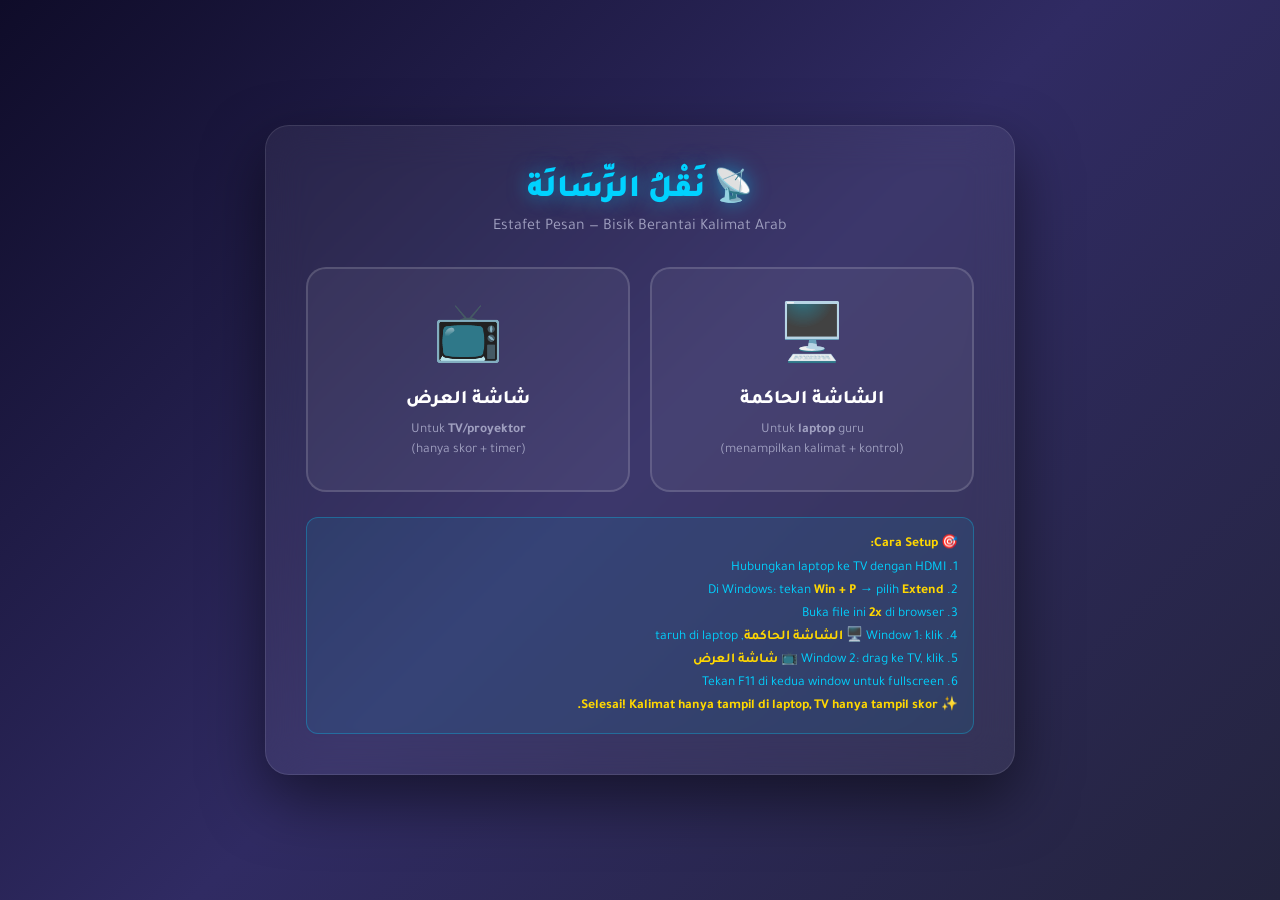
<file: games/message-relay/index.html>
<!DOCTYPE html>
<html lang="ar" dir="rtl">
<head>
<meta charset="UTF-8">
<meta name="viewport" content="width=device-width, initial-scale=1.0">
<title>نَقْلُ الرِّسَالَة — Estafet Pesan</title>
<style>
  @import url('https://fonts.googleapis.com/css2?family=Tajawal:wght@400;500;700;800;900&family=Amiri:wght@400;700&display=swap');

  * { margin:0; padding:0; box-sizing:border-box; font-family:'Tajawal',sans-serif; }

  :root {
    --primary:#00d2ff;
    --primary-dark:#3a7bd5;
    --gold:#FFD700;
    --gold-dark:#FFA500;
    --success:#2ed573;
    --success-dark:#1e8449;
    --warning:#ffa502;
    --warning-dark:#e67e22;
    --danger:#ff4757;
    --danger-dark:#c0392b;
    --purple:#9b59b6;
    --dark:#0f0c29;
    --dark-2:#302b63;
    --dark-3:#24243e;
    --text:#fff;
    --text-muted:#a0a0c0;
  }

  body {
    min-height:100vh;
    background:linear-gradient(135deg,var(--dark),var(--dark-2),var(--dark-3));
    color:var(--text);
    overflow-x:hidden;
  }

  /* Background */
  .bg-animation {
    position:fixed; inset:0; z-index:0;
    overflow:hidden; pointer-events:none;
  }
  .bg-circle {
    position:absolute; border-radius:50%;
    filter:blur(80px); opacity:0.3;
    animation:floatCircle 20s ease-in-out infinite;
  }
  .bg-circle.c1 { width:400px; height:400px; background:var(--primary); top:-100px; left:-100px; }
  .bg-circle.c2 { width:500px; height:500px; background:var(--purple); bottom:-150px; right:-150px; animation-delay:-5s; }
  .bg-circle.c3 { width:300px; height:300px; background:var(--gold); top:40%; left:50%; animation-delay:-10s; }
  @keyframes floatCircle {
    0%,100% { transform:translate(0,0) scale(1); }
    33% { transform:translate(100px,-50px) scale(1.1); }
    66% { transform:translate(-50px,100px) scale(0.9); }
  }

  /* ===== Menu Screen ===== */
  .menu-screen {
    position:fixed; inset:0;
    display:flex; justify-content:center; align-items:center;
    z-index:200; padding:20px; overflow-y:auto;
    background:linear-gradient(135deg,var(--dark),var(--dark-2),var(--dark-3));
  }
  .menu-screen.hide { display:none; }

  .menu-card {
    background:rgba(255,255,255,0.06);
    backdrop-filter:blur(20px);
    border-radius:24px;
    padding:40px;
    max-width:750px; width:100%;
    border:1px solid rgba(255,255,255,0.1);
    box-shadow:0 25px 60px rgba(0,0,0,0.5);
    text-align:center;
    margin:auto;
  }

  .menu-title {
    color:var(--primary);
    font-size:2rem; font-weight:900;
    margin-bottom:8px;
    text-shadow:0 0 20px rgba(0,210,255,0.5);
  }
  .menu-sub { color:var(--text-muted); margin-bottom:30px; }

  .menu-options {
    display:grid;
    grid-template-columns:1fr 1fr;
    gap:20px;
    margin-bottom:25px;
  }
  @media (max-width:600px) { .menu-options { grid-template-columns:1fr; } }

  .menu-option {
    background:rgba(255,255,255,0.05);
    border:2px solid rgba(255,255,255,0.15);
    border-radius:20px;
    padding:30px 20px;
    cursor:pointer;
    transition:all 0.3s;
    text-align:center;
  }
  .menu-option:hover {
    transform:translateY(-8px);
    border-color:var(--primary);
    box-shadow:0 15px 40px rgba(0,210,255,0.3);
    background:rgba(0,210,255,0.08);
  }
  .menu-option .icon {
    font-size:3.5rem;
    margin-bottom:12px;
    display:block;
  }
  .menu-option h3 {
    color:var(--text);
    font-size:1.2rem; font-weight:800;
    margin-bottom:8px;
  }
  .menu-option p {
    color:var(--text-muted);
    font-size:0.85rem; line-height:1.5;
  }

  .menu-info {
    background:rgba(0,210,255,0.08);
    border:1px solid rgba(0,210,255,0.3);
    border-radius:12px;
    padding:15px;
    color:var(--primary);
    font-size:0.85rem;
    line-height:1.7;
    text-align:right;
  }
  .menu-info strong { color:var(--gold); }

  /* ===== Setup Screen ===== */
  .setup-screen {
    position:fixed; inset:0;
    display:flex; justify-content:center; align-items:flex-start;
    z-index:200; padding:20px; overflow-y:auto;
    background:linear-gradient(135deg,var(--dark),var(--dark-2),var(--dark-3));
  }
  .setup-screen.hide { display:none; }

  .setup-card {
    background:rgba(255,255,255,0.06);
    backdrop-filter:blur(20px);
    border-radius:24px;
    padding:35px;
    max-width:900px; width:100%;
    border:1px solid rgba(255,255,255,0.1);
    box-shadow:0 25px 60px rgba(0,0,0,0.5);
    margin:auto;
  }

  .setup-title {
    color:var(--primary);
    font-size:1.8rem; font-weight:900;
    text-align:center; margin-bottom:8px;
  }
  .setup-sub { color:var(--text-muted); text-align:center; margin-bottom:25px; }

  .back-btn {
    background:rgba(255,255,255,0.1);
    border:1px solid rgba(255,255,255,0.2);
    color:var(--text-muted);
    padding:10px 20px; border-radius:10px;
    font-family:'Tajawal',sans-serif;
    font-weight:700; cursor:pointer;
    transition:all 0.3s;
    margin-bottom:15px;
  }
  .back-btn:hover { background:rgba(255,255,255,0.2); color:#fff; }

  /* Mode Selector */
  .mode-selector {
    display:flex; gap:12px; justify-content:center;
    margin-bottom:20px; flex-wrap:wrap;
  }
  .mode-btn {
    padding:14px 28px; border-radius:14px;
    border:2px solid rgba(255,255,255,0.15);
    background:rgba(255,255,255,0.05);
    color:var(--text);
    font-family:'Tajawal',sans-serif;
    font-weight:700; font-size:1rem;
    cursor:pointer; transition:all 0.3s;
  }
  .mode-btn:hover {
    background:rgba(0,210,255,0.15);
    border-color:rgba(0,210,255,0.5);
    transform:translateY(-2px);
  }
  .mode-btn.active {
    background:linear-gradient(135deg,var(--primary),var(--primary-dark));
    border-color:transparent;
    box-shadow:0 8px 25px rgba(0,210,255,0.4);
  }

  /* Team Inputs */
  .team-inputs {
    display:grid; grid-template-columns:1fr 1fr;
    gap:15px; margin-bottom:20px;
  }
  .team-inputs.hide { display:none; }
  @media (max-width:600px) { .team-inputs { grid-template-columns:1fr; } }

  .team-input-group {
    background:rgba(255,255,255,0.04);
    border-radius:14px; padding:15px;
    border:2px solid;
  }
  .team-input-group.a { border-color:#4A90D9; }
  .team-input-group.b { border-color:#E74C3C; }
  .team-input-group label {
    display:block; color:var(--text);
    font-weight:700; margin-bottom:8px; font-size:0.95rem;
  }
  .team-input-group input {
    width:100%; padding:10px 14px;
    border-radius:10px;
    border:2px solid rgba(255,255,255,0.2);
    background:rgba(255,255,255,0.1);
    color:var(--text); font-size:1rem;
    font-family:'Tajawal',sans-serif;
    text-align:center; font-weight:700;
  }
  .team-input-group input:focus { outline:none; border-color:var(--gold); }

  /* Settings */
  .settings-row {
    display:flex; justify-content:center;
    gap:15px; margin-bottom:20px; flex-wrap:wrap;
  }
  .setting-item label {
    display:block; color:var(--text-muted);
    font-size:0.85rem; margin-bottom:6px; text-align:center;
  }
  .setting-item select {
    padding:10px 18px; border-radius:10px;
    border:2px solid rgba(255,255,255,0.2);
    background:rgba(255,255,255,0.1);
    color:var(--text); font-family:'Tajawal',sans-serif;
    font-size:0.95rem; cursor:pointer; text-align:center;
    font-weight:700;
  }
  .setting-item select option { background:var(--dark-2); color:var(--text); }

  /* Editor Toggle */
  .editor-toggle {
    display:block; margin:15px auto;
    padding:12px 28px;
    background:rgba(255,215,0,0.12);
    border:2px solid rgba(255,215,0,0.35);
    border-radius:12px;
    color:var(--gold); font-weight:700;
    cursor:pointer; font-family:'Tajawal',sans-serif;
    font-size:0.95rem; transition:all 0.3s;
  }
  .editor-toggle:hover { background:rgba(255,215,0,0.25); transform:translateY(-2px); }

  /* Editor Panel */
  .editor-panel {
    display:none;
    background:rgba(0,0,0,0.25);
    border-radius:16px;
    padding:20px; margin-bottom:20px;
    text-align:right;
    max-height:500px; overflow-y:auto;
  }
  .editor-panel.show { display:block; }

  .editor-panel h3 {
    color:var(--gold); font-size:1.1rem;
    margin-bottom:12px;
    display:flex; justify-content:space-between;
    align-items:center; flex-wrap:wrap; gap:10px;
  }

  .editor-actions {
    display:flex; gap:8px;
    flex-wrap:wrap; margin-bottom:15px;
  }
  .editor-btn {
    padding:8px 16px; border:none;
    border-radius:8px;
    font-family:'Tajawal',sans-serif;
    font-size:0.85rem; font-weight:700;
    cursor:pointer; transition:all 0.2s;
  }
  .editor-btn.add { background:var(--success); color:#fff; }
  .editor-btn.random { background:var(--primary); color:#fff; }
  .editor-btn.clear { background:var(--danger); color:#fff; }
  .editor-btn.restore { background:var(--gold-dark); color:#fff; }
  .editor-btn.export { background:var(--purple); color:#fff; }
  .editor-btn.import { background:#00b894; color:#fff; }
  .editor-btn:hover { transform:translateY(-2px); opacity:0.9; }

  .add-form {
    background:rgba(46,213,115,0.1);
    border:1px solid rgba(46,213,115,0.3);
    border-radius:12px;
    padding:16px; margin-top:12px;
    display:none;
  }
  .add-form.show { display:block; }

  .add-form label {
    display:block; color:var(--text-muted);
    font-size:0.85rem; margin-bottom:6px;
    font-weight:600;
  }
  .add-form input, .add-form textarea {
    width:100%; padding:10px 14px;
    border-radius:8px;
    border:1px solid rgba(255,255,255,0.2);
    background:rgba(255,255,255,0.08);
    color:var(--text);
    font-family:'Amiri',serif;
    font-size:1rem;
    margin-bottom:12px;
    resize:vertical;
  }
  .add-form input:focus, .add-form textarea:focus {
    outline:none; border-color:var(--success);
  }
  .add-form textarea { min-height:60px; line-height:1.6; }

  .question-list {
    display:flex; flex-direction:column; gap:8px;
  }
  .question-item {
    background:rgba(255,255,255,0.05);
    border-radius:10px;
    padding:12px 15px;
    border:1px solid rgba(255,255,255,0.1);
    display:flex; justify-content:space-between;
    align-items:center; gap:10px;
  }
  .question-item .q-text {
    color:var(--text); font-size:1rem;
    flex:1; text-align:right;
    font-family:'Amiri',serif;
    font-weight:700; line-height:1.6;
  }
  .question-item .q-cat {
    color:var(--text-muted); font-size:0.75rem;
    background:rgba(255,255,255,0.05);
    padding:3px 10px; border-radius:12px;
  }
  .question-item .del-btn {
    background:var(--danger); color:#fff;
    border:none; border-radius:6px;
    width:28px; height:28px;
    cursor:pointer; font-weight:900;
    transition:all 0.2s;
  }
  .question-item .del-btn:hover { transform:scale(1.1); }

  .start-btn {
    display:block; margin:20px auto 0;
    padding:16px 50px;
    background:linear-gradient(135deg,var(--gold),var(--gold-dark));
    color:#000; border:none; border-radius:50px;
    font-size:1.2rem; font-weight:900;
    cursor:pointer; transition:all 0.3s;
    font-family:'Tajawal',sans-serif;
    box-shadow:0 10px 30px rgba(255,215,0,0.5);
  }
  .start-btn:hover { transform:translateY(-3px) scale(1.05); }

  .info-badge {
    display:inline-block;
    background:rgba(0,210,255,0.15);
    border:1px solid rgba(0,210,255,0.3);
    color:var(--primary);
    padding:5px 14px;
    border-radius:20px;
    font-size:0.8rem;
    margin-top:15px;
  }

  .center { text-align:center; }

  /* ===== Controller Screen ===== */
  .controller-screen {
    display:none;
    min-height:100vh;
    padding:20px;
    position:relative; z-index:5;
  }
  .controller-screen.show { display:block; }

  .ctrl-header {
    display:flex;
    justify-content:space-between;
    align-items:center;
    background:rgba(0,0,0,0.4);
    backdrop-filter:blur(20px);
    padding:12px 20px;
    border-radius:16px;
    margin-bottom:20px;
    border:1px solid rgba(255,255,255,0.1);
    flex-wrap:wrap;
    gap:10px;
  }

  .ctrl-header h2 {
    color:var(--primary);
    font-size:1.1rem;
  }

  .ctrl-header-info {
    color:var(--text-muted);
    font-size:0.85rem;
  }
  .ctrl-header-info strong { color:var(--gold); }

  .ctrl-grid {
    display:grid;
    grid-template-columns:2fr 1fr;
    gap:20px;
    align-items:flex-start;
    max-width:1400px;
    margin:0 auto;
  }
  @media (max-width:900px) { .ctrl-grid { grid-template-columns:1fr; } }

  /* Sentence Display */
  .sentence-display {
    background:linear-gradient(135deg, rgba(155,89,182,0.1), rgba(0,210,255,0.1));
    border:2px solid rgba(155,89,182,0.4);
    border-radius:20px;
    padding:40px 30px;
    text-align:center;
    min-height:400px;
    display:flex;
    flex-direction:column;
    justify-content:center;
    align-items:center;
    position:relative;
    overflow:hidden;
  }

  .sentence-display::before {
    content:'';
    position:absolute; inset:0;
    background:radial-gradient(circle at 50% 0%, rgba(155,89,182,0.2), transparent 70%);
    pointer-events:none;
  }

  .sentence-label {
    color:var(--gold);
    font-size:0.85rem;
    font-weight:700;
    margin-bottom:15px;
    letter-spacing:2px;
    position:relative;
    z-index:1;
  }

  .sentence-text {
    font-family:'Amiri',serif;
    font-size:2.5rem;
    font-weight:700;
    color:#fff;
    line-height:1.7;
    text-shadow:0 0 30px rgba(155,89,182,0.6);
    position:relative;
    z-index:1;
    animation:fadeIn 0.6s ease;
    padding:0 20px;
  }

  @media (max-width:768px) {
    .sentence-text { font-size:1.6rem; }
  }

  .sentence-text.hidden {
    filter:blur(20px);
    user-select:none;
    pointer-events:none;
    transition:filter 0.4s;
  }
  .sentence-text.hidden.show { filter:blur(0); }

  @keyframes fadeIn {
    from { opacity:0; transform:translateY(20px); }
    to { opacity:1; transform:translateY(0); }
  }

  /* Right panel */
  .ctrl-info-box {
    background:rgba(0,0,0,0.35);
    backdrop-filter:blur(15px);
    border-radius:16px;
    padding:20px;
    border:1px solid rgba(255,255,255,0.1);
    margin-bottom:15px;
  }

  .ctrl-info-box h3 {
    color:var(--primary);
    font-size:1rem;
    margin-bottom:12px;
    text-align:center;
    padding-bottom:10px;
    border-bottom:1px solid rgba(255,255,255,0.1);
  }

  /* Team scores */
  .team-score-display {
    display:flex;
    flex-direction:column;
    gap:10px;
  }

  .team-score-row {
    display:flex;
    justify-content:space-between;
    align-items:center;
    padding:12px 15px;
    border-radius:12px;
    background:rgba(255,255,255,0.05);
    border:2px solid transparent;
    transition:all 0.3s;
  }

  .team-score-row.a { border-color:#4A90D9; }
  .team-score-row.b { border-color:#E74C3C; }

  .team-score-row.active {
    background:rgba(255,215,0,0.15);
    box-shadow:0 0 20px rgba(255,215,0,0.4);
    animation:pulseGlow 1.5s infinite;
  }

  @keyframes pulseGlow {
    0%,100% { box-shadow:0 0 20px rgba(255,215,0,0.4); }
    50% { box-shadow:0 0 30px rgba(255,215,0,0.7); }
  }

  .team-score-row .name {
    color:var(--text);
    font-weight:700;
    font-size:0.95rem;
  }

  .team-score-row .pts {
    background:linear-gradient(135deg,var(--gold),var(--gold-dark));
    color:#000;
    font-weight:900;
    font-size:1.4rem;
    padding:4px 18px;
    border-radius:8px;
    min-width:55px;
    text-align:center;
  }

  /* Timer */
  .ctrl-timer {
    text-align:center;
    padding:20px 10px;
  }

  .ctrl-timer .big-timer {
    font-size:4rem;
    font-weight:900;
    color:var(--gold);
    text-shadow:0 0 30px rgba(255,215,0,0.6);
    line-height:1;
    margin-bottom:8px;
    font-family:'Tajawal',sans-serif;
  }

  .ctrl-timer .big-timer.warning {
    color:var(--warning);
    text-shadow:0 0 30px rgba(255,165,2,0.8);
    animation:timerPulse 0.5s infinite;
  }

  .ctrl-timer .big-timer.danger {
    color:var(--danger);
    text-shadow:0 0 30px rgba(255,71,87,0.8);
    animation:timerPulse 0.3s infinite;
  }

  @keyframes timerPulse {
    0%,100% { transform:scale(1); }
    50% { transform:scale(1.08); }
  }

  .ctrl-timer .label {
    color:var(--text-muted);
    font-size:0.85rem;
  }

  /* Team selection info */
  .round-info-box {
    background:rgba(155,89,182,0.15);
    border:2px solid rgba(155,89,182,0.4);
    border-radius:12px;
    padding:15px;
    text-align:center;
    margin-bottom:15px;
  }
  .round-info-box .label {
    color:var(--text-muted);
    font-size:0.8rem;
    margin-bottom:5px;
  }
  .round-info-box .active-team {
    color:var(--gold);
    font-size:1.2rem;
    font-weight:900;
  }

  /* Control buttons */
  .ctrl-actions {
    display:flex;
    gap:10px;
    flex-wrap:wrap;
  }

  .ctrl-btn {
    flex:1;
    min-width:100px;
    padding:16px 20px;
    border:none;
    border-radius:14px;
    font-size:1rem;
    font-weight:800;
    cursor:pointer;
    transition:all 0.3s;
    font-family:'Tajawal',sans-serif;
    display:flex;
    align-items:center;
    justify-content:center;
    gap:8px;
  }

  .ctrl-btn.correct {
    background:linear-gradient(135deg,var(--success),var(--success-dark));
    color:#fff;
    box-shadow:0 6px 20px rgba(46,213,115,0.4);
  }
  .ctrl-btn.almost {
    background:linear-gradient(135deg,var(--warning),var(--warning-dark));
    color:#fff;
    box-shadow:0 6px 20px rgba(255,165,2,0.4);
  }
  .ctrl-btn.wrong {
    background:linear-gradient(135deg,var(--danger),var(--danger-dark));
    color:#fff;
    box-shadow:0 6px 20px rgba(255,71,87,0.4);
  }
  .ctrl-btn.reveal {
    background:rgba(255,215,0,0.15);
    color:var(--gold);
    border:2px solid rgba(255,215,0,0.4);
  }
  .ctrl-btn.next {
    background:linear-gradient(135deg,var(--primary),var(--primary-dark));
    color:#fff;
    box-shadow:0 6px 20px rgba(0,210,255,0.3);
  }
  .ctrl-btn.start-timer {
    background:linear-gradient(135deg,var(--purple),#6c3483);
    color:#fff;
    box-shadow:0 6px 20px rgba(155,89,182,0.4);
  }
  .ctrl-btn:hover:not(:disabled) { transform:translateY(-2px); }
  .ctrl-btn:disabled { opacity:0.4; cursor:not-allowed; }

  /* Flow visual */
  .flow-visual {
    display:flex;
    justify-content:center;
    align-items:center;
    gap:5px;
    flex-wrap:wrap;
    margin:15px 0;
    padding:15px;
    background:rgba(0,0,0,0.3);
    border-radius:12px;
  }
  .flow-step {
    background:rgba(0,210,255,0.15);
    border:2px solid rgba(0,210,255,0.4);
    color:var(--primary);
    width:40px;
    height:40px;
    border-radius:50%;
    display:flex;
    align-items:center;
    justify-content:center;
    font-weight:800;
    font-size:0.9rem;
  }
  .flow-step.last {
    background:rgba(255,215,0,0.15);
    border-color:var(--gold);
    color:var(--gold);
  }
  .flow-arrow {
    color:var(--text-muted);
    font-size:1.2rem;
  }

  /* Hint */
  .ctrl-hint {
    background:rgba(0,210,255,0.08);
    border:1px solid rgba(0,210,255,0.25);
    border-radius:10px;
    padding:12px 15px;
    color:var(--text-muted);
    font-size:0.8rem;
    line-height:1.6;
    margin-top:10px;
  }
  .ctrl-hint strong { color:var(--primary); }

  /* ===== Stage Screen ===== */
  .stage-screen {
    display:none;
    min-height:100vh;
    padding:30px;
    position:relative; z-index:5;
  }
  .stage-screen.show { display:block; }

  .stage-layout {
    max-width:1400px;
    margin:0 auto;
    min-height:calc(100vh - 60px);
    display:flex;
    flex-direction:column;
    justify-content:center;
  }

  .stage-title {
    text-align:center;
    color:var(--primary);
    font-size:2.2rem;
    font-weight:900;
    margin-bottom:30px;
    text-shadow:0 0 30px rgba(0,210,255,0.5);
  }

  .stage-scores {
    display:grid;
    grid-template-columns:1fr auto 1fr;
    gap:40px;
    align-items:center;
    margin-bottom:40px;
  }

  @media (max-width:900px) {
    .stage-scores { grid-template-columns:1fr; gap:20px; }
  }

  .stage-team {
    background:rgba(255,255,255,0.05);
    border-radius:24px;
    padding:30px;
    text-align:center;
    border:3px solid transparent;
    transition:all 0.3s;
  }
  .stage-team.a { border-color:#4A90D9; }
  .stage-team.b { border-color:#E74C3C; }

  .stage-team.active {
    background:rgba(255,215,0,0.12);
    box-shadow:0 0 50px rgba(255,215,0,0.4);
    transform:scale(1.03);
  }

  .stage-team .icon {
    font-size:4rem;
    margin-bottom:10px;
    display:block;
  }

  .stage-team .name {
    color:var(--text);
    font-size:1.5rem;
    font-weight:800;
    margin-bottom:15px;
  }

  .stage-team .pts {
    background:linear-gradient(135deg,var(--gold),var(--gold-dark));
    color:#000;
    font-size:4rem;
    font-weight:900;
    padding:10px 30px;
    border-radius:16px;
    display:inline-block;
    min-width:120px;
    box-shadow:0 10px 30px rgba(255,215,0,0.4);
    transition:all 0.3s;
  }

  .stage-timer-box {
    text-align:center;
    padding:20px;
  }

  .stage-timer-box .big-num {
    font-size:8rem;
    font-weight:900;
    color:var(--gold);
    text-shadow:0 0 50px rgba(255,215,0,0.7);
    line-height:1;
  }
  .stage-timer-box .big-num.warning {
    color:var(--warning);
    animation:timerPulse 0.5s infinite;
  }
  .stage-timer-box .big-num.danger {
    color:var(--danger);
    animation:timerPulse 0.3s infinite;
  }

  .stage-timer-box .label {
    color:var(--text-muted);
    font-size:1.2rem;
    margin-top:10px;
  }

  .stage-info {
    text-align:center;
    background:rgba(0,0,0,0.3);
    border-radius:20px;
    padding:25px;
    border:1px solid rgba(255,255,255,0.1);
  }

  .stage-info .round {
    color:var(--gold);
    font-size:1.3rem;
    font-weight:800;
    margin-bottom:10px;
  }

  .stage-info .message {
    color:var(--text);
    font-size:1.8rem;
    font-weight:700;
    line-height:1.5;
  }

  .stage-waiting {
    text-align:center;
    padding:60px 20px;
  }
  .stage-waiting .icon {
    font-size:5rem;
    margin-bottom:20px;
    display:block;
    animation:iconBounce 1.5s infinite;
  }
  @keyframes iconBounce {
    0%,100% { transform:translateY(0); }
    50% { transform:translateY(-20px); }
  }
  .stage-waiting .title {
    color:var(--primary);
    font-size:2rem;
    font-weight:900;
    margin-bottom:15px;
  }
  .stage-waiting .sub {
    color:var(--text-muted);
    font-size:1.1rem;
  }

  /* ===== Overlay ===== */
  .overlay {
    position:fixed; inset:0;
    background:rgba(0,0,0,0.9);
    display:none;
    justify-content:center; align-items:center;
    z-index:1000;
    backdrop-filter:blur(10px);
    padding:20px;
  }
  .overlay.show { display:flex; animation:fadeIn 0.5s; }

  .overlay-content {
    text-align:center;
    padding:40px;
    max-width:600px;
  }

  .overlay-icon {
    font-size:6rem; margin-bottom:20px;
    animation:iconBounce 1s infinite;
  }

  .overlay-title {
    color:var(--gold);
    font-size:2.5rem; font-weight:900;
    margin-bottom:15px;
    text-shadow:0 0 30px rgba(255,215,0,0.8);
  }

  .overlay-subtitle {
    color:var(--text);
    font-size:1.2rem;
    margin-bottom:30px;
    line-height:1.7;
  }

  .overlay-btns {
    display:flex; gap:15px;
    justify-content:center; flex-wrap:wrap;
  }

  .overlay-btn {
    padding:15px 40px;
    border:none; border-radius:50px;
    font-size:1.05rem; font-weight:900;
    cursor:pointer; transition:all 0.3s;
    font-family:'Tajawal',sans-serif;
  }
  .overlay-btn.primary {
    background:linear-gradient(135deg,var(--gold),var(--gold-dark));
    color:#000;
    box-shadow:0 10px 30px rgba(255,215,0,0.5);
  }
  .overlay-btn.secondary {
    background:rgba(255,255,255,0.15);
    color:var(--text);
    border:2px solid rgba(255,255,255,0.3);
  }
  .overlay-btn:hover { transform:translateY(-3px) scale(1.05); }

  /* Toast */
  .toast {
    position:fixed; bottom:30px; left:50%;
    transform:translateX(-50%) translateY(100px);
    background:rgba(0,0,0,0.9);
    color:#fff;
    padding:14px 28px;
    border-radius:50px;
    font-weight:700;
    border:2px solid var(--primary);
    z-index:2000;
    opacity:0;
    transition:all 0.4s;
    font-size:0.95rem;
  }
  .toast.show { transform:translateX(-50%) translateY(0); opacity:1; }
  .toast.success { border-color:var(--success); color:var(--success); }
  .toast.error { border-color:var(--danger); color:var(--danger); }
  .toast.warning { border-color:var(--warning); color:var(--warning); }

  /* Confetti */
  .confetti {
    position:fixed;
    width:12px; height:12px;
    top:-20px;
    z-index:999;
    animation:confettiFall 4s linear forwards;
    pointer-events:none;
  }
  @keyframes confettiFall {
    0% { transform:translateY(0) rotate(0deg); opacity:1; }
    100% { transform:translateY(100vh) rotate(720deg); opacity:0; }
  }

  /* Progress bar */
  .progress-bar {
    max-width:1400px;
    margin:20px auto 0;
    height:6px;
    background:rgba(255,255,255,0.1);
    border-radius:3px;
    overflow:hidden;
  }
  .progress-fill {
    height:100%;
    background:linear-gradient(90deg,var(--primary),var(--gold));
    border-radius:3px;
    transition:width 0.4s;
    width:0%;
  }

  /* Screen Switcher */
  .screen-switcher {
    position:fixed;
    top:15px;
    left:15px;
    z-index:100;
    display:flex;
    gap:8px;
  }
  .screen-switcher button {
    padding:8px 16px;
    border-radius:10px;
    border:2px solid rgba(0,210,255,0.4);
    background:rgba(0,0,0,0.6);
    color:var(--primary);
    font-family:'Tajawal',sans-serif;
    font-weight:700;
    font-size:0.85rem;
    cursor:pointer;
    transition:all 0.3s;
    backdrop-filter:blur(10px);
  }
  .screen-switcher button:hover {
    background:rgba(0,210,255,0.2);
    transform:translateY(-2px);
  }
  .screen-switcher button.active {
    background:linear-gradient(135deg,var(--primary),var(--primary-dark));
    color:#fff;
    border-color:transparent;
  }
</style>
</head>
<body>

<!-- Background -->
<div class="bg-animation">
  <div class="bg-circle c1"></div>
  <div class="bg-circle c2"></div>
  <div class="bg-circle c3"></div>
</div>

<!-- Screen Switcher -->
<div class="screen-switcher" id="screenSwitcher" style="display:none;">
  <button id="switchToCtrl" class="active">🖥️ الشاشة الحاكمة</button>
  <button id="switchToStage">📺 شاشة العرض</button>
</div>

<!-- ===== Menu Screen ===== -->
<div class="menu-screen" id="menuScreen">
  <div class="menu-card">
    <div class="menu-title">📡 نَقْلُ الرِّسَالَة</div>
    <div class="menu-sub">Estafet Pesan — Bisik Berantai Kalimat Arab</div>

    <div class="menu-options">
      <div class="menu-option" id="modeController">
        <span class="icon">🖥️</span>
        <h3>الشاشة الحاكمة</h3>
        <p>Untuk <strong>laptop</strong> guru<br>(menampilkan kalimat + kontrol)</p>
      </div>
      <div class="menu-option" id="modeStage">
        <span class="icon">📺</span>
        <h3>شاشة العرض</h3>
        <p>Untuk <strong>TV/proyektor</strong><br>(hanya skor + timer)</p>
      </div>
    </div>

    <div class="menu-info">
      <strong>🎯 Cara Setup:</strong><br>
      1. Hubungkan laptop ke TV dengan HDMI<br>
      2. Di Windows: tekan <strong>Win + P</strong> → pilih <strong>Extend</strong><br>
      3. Buka file ini <strong>2x</strong> di browser<br>
      4. Window 1: klik <strong>🖥️ الشاشة الحاكمة</strong>, taruh di laptop<br>
      5. Window 2: drag ke TV, klik <strong>📺 شاشة العرض</strong><br>
      6. Tekan F11 di kedua window untuk fullscreen<br>
      <strong>✨ Selesai! Kalimat hanya tampil di laptop, TV hanya tampil skor.</strong>
    </div>
  </div>
</div>

<!-- ===== Setup Screen ===== -->
<div class="setup-screen hide" id="setupScreen">
  <div class="setup-card">
    <button class="back-btn" id="backToMenu">← رجوع</button>

    <div class="setup-title">⚙️ إعداد اللعبة</div>
    <div class="setup-sub">نَقْلُ الرِّسَالَة — Setup</div>

    <!-- Mode Selector -->
    <div class="mode-selector">
      <button class="mode-btn active" data-mode="team">👥 فرق</button>
      <button class="mode-btn" data-mode="versus">⚔️ مواجهة</button>
      <button class="mode-btn" data-mode="solo">👤 فردي</button>
    </div>

    <!-- Team Inputs -->
    <div class="team-inputs" id="teamInputs">
      <div class="team-input-group a">
        <label>🔵 الفريق الأول</label>
        <input type="text" id="teamAName" value="الفريق الأزرق" maxlength="20">
      </div>
      <div class="team-input-group b">
        <label>🔴 الفريق الثاني</label>
        <input type="text" id="teamBName" value="الفريق الأحمر" maxlength="20">
      </div>
    </div>

    <!-- Settings -->
    <div class="settings-row">
      <div class="setting-item">
        <label>👥 عدد الطلاب في الفريق</label>
        <select id="studentCountSetting">
          <option value="3">٣ طلاب</option>
          <option value="4" selected>٤ طلاب</option>
          <option value="5">٥ طلاب</option>
          <option value="6">٦ طلاب</option>
        </select>
      </div>
      <div class="setting-item">
        <label>⏱️ وقت الجولة</label>
        <select id="timerSetting">
          <option value="30">٣٠ ثانية</option>
          <option value="45">٤٥ ثانية</option>
          <option value="60" selected>٦٠ ثانية</option>
          <option value="90">٩٠ ثانية</option>
          <option value="120">١٢٠ ثانية</option>
        </select>
      </div>
      <div class="setting-item">
        <label>🎯 عدد الجولات</label>
        <select id="countSetting">
          <option value="5">٥ جولات</option>
          <option value="8" selected>٨ جولات</option>
          <option value="10">١٠ جولات</option>
          <option value="15">١٥ جولة</option>
        </select>
      </div>
      <div class="setting-item">
        <label>🏆 نقاط الفوز</label>
        <select id="maxScoreSetting">
          <option value="10">١٠ نقاط</option>
          <option value="15" selected>١٥ نقطة</option>
          <option value="20">٢٠ نقطة</option>
          <option value="30">٣٠ نقطة</option>
        </select>
      </div>
    </div>

    <!-- Editor -->
    <button class="editor-toggle" id="editorToggle">📝 إدارة الجمل (Tambah/Hapus Soal)</button>

    <div class="editor-panel" id="editorPanel">
      <h3>
        <span>📋 قائمة الجمل (<span id="questionCount">٠</span>)</span>
      </h3>

      <div class="editor-actions">
        <button class="editor-btn add" id="addQuestionBtn">➕ إضافة جملة</button>
        <button class="editor-btn random" id="shuffleBtn">🔀 خلط عشوائي</button>
        <button class="editor-btn export" id="exportBtn">📤 تصدير JSON</button>
        <button class="editor-btn import" id="importBtn">📥 استيراد JSON</button>
        <button class="editor-btn restore" id="restoreBtn">↩️ استعادة الافتراضي</button>
        <button class="editor-btn clear" id="clearBtn">🗑️ حذف الكل</button>
      </div>

      <div class="add-form" id="addForm">
        <label>الجملة (بالعربية) *</label>
        <textarea id="newSentence" placeholder="مثال: أَذْهَبُ إِلَى المَسْجِدِ لِصَلَاةِ الجُمُعَة" dir="rtl"></textarea>

        <label>الفئة (اختياري)</label>
        <input type="text" id="newCategory" placeholder="مثال: العِبَادَة، الطَّعَام، السَّفَر" dir="rtl">

        <div style="display:flex; gap:8px; margin-top:6px;">
          <button class="editor-btn add" id="saveQuestionBtn" style="flex:1;">💾 حفظ</button>
          <button class="editor-btn clear" id="cancelAddBtn" style="flex:1;">✖️ إلغاء</button>
        </div>
      </div>

      <div class="question-list" id="questionList"></div>
    </div>

    <div class="center">
      <span class="info-badge">💾 جميع الجمل محفوظة محليًا — لا تختفي عند التحديث</span>
    </div>

    <button class="start-btn" id="startBtn">🚀 ابدأ اللعب</button>
  </div>
</div>

<!-- ===== Controller Screen (Laptop) ===== -->
<div class="controller-screen" id="controllerScreen">
  <div class="ctrl-header">
    <h2>🖥️ الشاشة الحاكمة — نَقْلُ الرِّسَالَة</h2>
    <div class="ctrl-header-info">
      السؤال <strong id="ctrlQNum">١</strong> / <strong id="ctrlQTotal">٨</strong>
      &nbsp;|&nbsp;
      الفريق النشط: <strong id="ctrlActiveTeam">—</strong>
    </div>
    <button class="back-btn" id="ctrlBackToSetup" style="margin:0;">⚙️ الإعدادات</button>
  </div>

  <div class="ctrl-grid">
    <!-- Left: Sentence -->
    <div>
      <div class="sentence-display">
        <div class="sentence-label">🎭 الجملة الأصلية — للسيد الأول فقط</div>
        <div class="sentence-text hidden" id="sentenceText">جار التحميل...</div>
      </div>

      <!-- Flow visualization -->
      <div class="flow-visual" id="flowVisual"></div>
    </div>

    <!-- Right: Controls -->
    <div>
      <!-- Active team info -->
      <div class="round-info-box">
        <div class="label">🎯 الدور الآن</div>
        <div class="active-team" id="activeTeamDisplay">🔵 الفريق الأول</div>
      </div>

      <!-- Scores -->
      <div class="ctrl-info-box">
        <h3>🏆 النقاط</h3>
        <div class="team-score-display">
          <div class="team-score-row a" id="ctrlTeamARow">
            <span class="name">🔵 <span id="ctrlTeamAName">الفريق الأزرق</span></span>
            <span class="pts" id="ctrlTeamAScore">٠</span>
          </div>
          <div class="team-score-row b" id="ctrlTeamBRow">
            <span class="name">🔴 <span id="ctrlTeamBName">الفريق الأحمر</span></span>
            <span class="pts" id="ctrlTeamBScore">٠</span>
          </div>
        </div>
      </div>

      <!-- Timer -->
      <div class="ctrl-info-box">
        <h3>⏱️ المؤقت</h3>
        <div class="ctrl-timer">
          <div class="big-timer" id="ctrlTimer">٦٠</div>
          <div class="label" id="ctrlTimerLabel">جاهز</div>
        </div>
        <button class="ctrl-btn start-timer" id="startTimerBtn" style="width:100%;">▶️ ابدأ المؤقت</button>
      </div>

      <!-- Controls -->
      <div class="ctrl-info-box">
        <h3>🎮 التحكم</h3>
        <div class="ctrl-actions" style="flex-direction:column; gap:10px;">
          <button class="ctrl-btn reveal" id="revealBtn">👁️ إظهار الجملة للسيد الأول</button>

          <div style="display:grid; grid-template-columns:1fr 1fr; gap:8px;">
            <button class="ctrl-btn correct" id="correctBtn" disabled>✅ صحيح تمامًا</button>
            <button class="ctrl-btn almost" id="almostBtn" disabled>⚠️ قريب جدًا</button>
          </div>

          <div style="display:grid; grid-template-columns:1fr 1fr; gap:8px;">
            <button class="ctrl-btn wrong" id="wrongBtn" disabled>❌ خطأ</button>
            <button class="ctrl-btn next" id="nextBtn" disabled>➡️ التالي</button>
          </div>
        </div>
      </div>

      <div class="ctrl-hint">
        <strong>💡 كيف تلعب:</strong><br>
        1. اضغط <strong>👁️ إظهار الجملة</strong> ليعرضها السيد #1<br>
        2. الطالب #1 يقرأ الجملة ويهمسها للطالب #2<br>
        3. وهكذا حتى الطالب الأخير<br>
        4. الطالب الأخير يكتب ما سمع على السبورة<br>
        5. <strong>✅ صحيح</strong> = +٣ نقاط | <strong>⚠️ قريب</strong> = +١ | <strong>❌ خطأ</strong> = ٠
      </div>
    </div>
  </div>

  <div class="progress-bar">
    <div class="progress-fill" id="progressFill"></div>
  </div>
</div>

<!-- ===== Stage Screen (TV) ===== -->
<div class="stage-screen" id="stageScreen">
  <div class="stage-layout">
    <div class="stage-title">📡 نَقْلُ الرِّسَالَة</div>

    <div id="stageWaiting" class="stage-waiting">
      <span class="icon">⏳</span>
      <div class="title">في انتظار البدء...</div>
      <div class="sub">سيظهر هنا المؤقت والنقاط عند بدء اللعبة</div>
    </div>

    <div id="stageGame" style="display:none;">
      <div class="stage-scores">
        <div class="stage-team a" id="stageTeamA">
          <span class="icon">🔵</span>
          <div class="name" id="stageTeamAName">الفريق الأزرق</div>
          <div class="pts" id="stageTeamAScore">٠</div>
        </div>

        <div class="stage-timer-box">
          <div class="big-num" id="stageTimer">٦٠</div>
          <div class="label">⏱️ الوقت</div>
        </div>

        <div class="stage-team b" id="stageTeamB">
          <span class="icon">🔴</span>
          <div class="name" id="stageTeamBName">الفريق الأحمر</div>
          <div class="pts" id="stageTeamBScore">٠</div>
        </div>
      </div>

      <div class="stage-info">
        <div class="round" id="stageRound">السؤال ١ / ٨</div>
        <div class="message" id="stageMessage">🎭 في انتظار بدء الجولة...</div>
      </div>
    </div>
  </div>
</div>

<!-- ===== Overlay ===== -->
<div class="overlay" id="overlay">
  <div class="overlay-content">
    <div class="overlay-icon" id="overlayIcon">🏆</div>
    <div class="overlay-title" id="overlayTitle">أحسنت!</div>
    <div class="overlay-subtitle" id="overlaySubtitle"></div>
    <div class="overlay-btns">
      <button class="overlay-btn primary" id="playAgainBtn">🔄 العب مرة أخرى</button>
      <button class="overlay-btn secondary" id="backToSetupBtn">⚙️ الإعدادات</button>
    </div>
  </div>
</div>

<!-- Toast -->
<div class="toast" id="toast"></div>

<script>
/* ============================================================
   DEFAULT QUESTIONS
============================================================ */
const DEFAULT_QUESTIONS = [
  // العبادة
  { id:'s1',  sentence:'أَذْهَبُ إِلَى المَسْجِدِ لِصَلَاةِ الجُمُعَة', category:'العِبَادَة' },
  { id:'s2',  sentence:'أَقْرَأُ القُرْآنَ بَعْدَ صَلَاةِ الفَجْر', category:'العِبَادَة' },
  { id:'s3',  sentence:'أَصُومُ رَمَضَانَ وَأُصَلِّي التَّرَاوِيح', category:'العِبَادَة' },
  { id:'s4',  sentence:'أَتَوَضَّأُ قَبْلَ الصَّلَاةِ', category:'العِبَادَة' },

  // الطعام
  { id:'s5',  sentence:'آكُلُ الفَطُورَ مَعَ أُسْرَتِي فِي الصَّبَاح', category:'الطَّعَام' },
  { id:'s6',  sentence:'أَشْرَبُ القَهْوَةَ فِي المَقْهَى', category:'الطَّعَام' },
  { id:'s7',  sentence:'تَطْبُخُ الأُمُّ الطَّعَامَ فِي المَطْبَخ', category:'الطَّعَام' },
  { id:'s8',  sentence:'آكُلُ الأَرُزَّ وَالدَّجَاجَ فِي المَطْعَم', category:'الطَّعَام' },

  // المدرسة
  { id:'s9',  sentence:'يَذْهَبُ الطَّالِبُ إِلَى المَدْرَسَةِ صَبَاحًا', category:'المَدْرَسَة' },
  { id:'s10', sentence:'يَقْرَأُ الطَّالِبُ الكِتَابَ فِي المَكْتَبَة', category:'المَدْرَسَة' },
  { id:'s11', sentence:'يَكْتُبُ الطَّالِبُ الدَّرْسَ بِالقَلَم', category:'المَدْرَسَة' },
  { id:'s12', sentence:'يَشْرَحُ المُعَلِّمُ الدَّرْسَ لِلطُّلَّاب', category:'المَدْرَسَة' },

  // الأسرة
  { id:'s13', sentence:'يَجْلِسُ الأَبُ مَعَ أُسْرَتِهِ فِي الغُرْفَة', category:'الأُسْرَة' },
  { id:'s14', sentence:'تَنَامُ الأُخْتُ فِي غُرْفَةِ النَّوْم', category:'الأُسْرَة' },
  { id:'s15', sentence:'يَلْعَبُ الأَخُ مَعَ صَدِيقِهِ فِي الحَدِيقَة', category:'الأُسْرَة' },

  // السفر
  { id:'s16', sentence:'أَذْهَبُ إِلَى المَطَارِ لِلسَّفَر', category:'السَّفَر' },
  { id:'s17', sentence:'أَرْكَبُ الطَّائِرَةَ إِلَى بَلَدِي', category:'السَّفَر' },
  { id:'s18', sentence:'أَنْزِلُ فِي الفُنْدُقِ لَيْلَةً وَاحِدَة', category:'السَّفَر' },

  // التسوق
  { id:'s19', sentence:'أَشْتَرِي الفَاكِهَةَ مِنَ السُّوق', category:'التَّسَوُّق' },
  { id:'s20', sentence:'أَدْفَعُ النُّقُودَ لِلْبَائِع', category:'التَّسَوُّق' },
  { id:'s21', sentence:'أَذْهَبُ إِلَى السُّوقِ مَعَ أُمِّي', category:'التَّسَوُّق' },

  // العمل
  { id:'s22', sentence:'يَعْمَلُ الأَبُ فِي الشَّرِكَة', category:'العَمَل' },
  { id:'s23', sentence:'يُعَالِجُ الطَّبِيبُ المَرِيضَ فِي المُسْتَشْفَى', category:'العَمَل' },
  { id:'s24', sentence:'يُعَلِّمُ المُدَرِّسُ الطُّلَّابَ فِي الفَصْل', category:'العَمَل' },

  // الطبيعة
  { id:'s25', sentence:'تَشْرُقُ الشَّمْسُ مِنَ الشَّرْق', category:'الطَّبِيعَة' },
  { id:'s26', sentence:'تَنْزِلُ الأَمْطَارُ فِي فَصْلِ الشِّتَاء', category:'الطَّبِيعَة' },
  { id:'s27', sentence:'تَنْبُتُ الأَزْهَارُ فِي فَصْلِ الرَّبِيع', category:'الطَّبِيعَة' },

  // الرياضة
  { id:'s28', sentence:'يَلْعَبُ الأَوْلَادُ كُرَةَ القَدَمِ فِي المَلْعَب', category:'الرِّيَاضَة' },
  { id:'s29', sentence:'أَسْبَحُ فِي المَسْبَحِ مَعَ أَصْدِقَائِي', category:'الرِّيَاضَة' },

  // الحج
  { id:'s30', sentence:'يَذْهَبُ الحَاجُّ إِلَى مَكَّةَ لِلْحَج', category:'الحَجّ' },
  { id:'s31', sentence:'يَطُوفُ الحَاجُّ حَوْلَ الكَعْبَةِ سَبْعَ مَرَّات', category:'الحَجّ' },
  { id:'s32', sentence:'يَسْعَى الحَاجُّ بَيْنَ الصَّفَا وَالمَرْوَة', category:'الحَجّ' },
];

/* ============================================================
   STORAGE
============================================================ */
const STORAGE_KEY = 'arab_message_relay_data';
const SETTINGS_KEY = 'arab_message_relay_settings';

function loadQuestions() {
  try {
    const saved = localStorage.getItem(STORAGE_KEY);
    if (saved) {
      const parsed = JSON.parse(saved);
      if (Array.isArray(parsed) && parsed.length > 0) return parsed;
    }
  } catch (e) {}
  return JSON.parse(JSON.stringify(DEFAULT_QUESTIONS));
}

function saveQuestions(qs) {
  try { localStorage.setItem(STORAGE_KEY, JSON.stringify(qs)); } catch (e) {}
}

function loadSettings() {
  try {
    const saved = localStorage.getItem(SETTINGS_KEY);
    if (saved) return JSON.parse(saved);
  } catch (e) {}
  return null;
}

function saveSettings(s) {
  try { localStorage.setItem(SETTINGS_KEY, JSON.stringify(s)); } catch (e) {}
}

/* ============================================================
   STATE
============================================================ */
const state = {
  screenMode: null,
  mode: 'team',
  teamA: { name: 'الفريق الأزرق', score: 0 },
  teamB: { name: 'الفريق الأحمر', score: 0 },
  questions: [],
  allQuestions: [],
  currentIndex: 0,
  totalQuestions: 8,
  maxScore: 15,
  studentCount: 4,
  timerDuration: 60,
  timeLeft: 60,
  timerInterval: null,
  timerRunning: false,
  activeTeam: 'a',
  revealed: false,
  results: [],
};

/* ============================================================
   HELPERS
============================================================ */
function toArabic(num) {
  const d = ['٠','١','٢','٣','٤','٥','٦','٧','٨','٩'];
  return String(num).split('').map(x => d[parseInt(x)] || x).join('');
}

function shuffle(arr) {
  const a = [...arr];
  for (let i = a.length - 1; i > 0; i--) {
    const j = Math.floor(Math.random() * (i + 1));
    [a[i], a[j]] = [a[j], a[i]];
  }
  return a;
}

function toast(msg, type = '') {
  const el = document.getElementById('toast');
  el.textContent = msg;
  el.className = 'toast show ' + type;
  setTimeout(() => el.classList.remove('show'), 2500);
}

/* ============================================================
   MENU
============================================================ */
document.getElementById('modeController').addEventListener('click', () => {
  state.screenMode = 'controller';
  document.getElementById('menuScreen').classList.add('hide');
  document.getElementById('setupScreen').classList.remove('hide');
});

document.getElementById('modeStage').addEventListener('click', () => {
  state.screenMode = 'stage';
  document.getElementById('menuScreen').classList.add('hide');
  document.getElementById('stageScreen').classList.add('show');
  setupStageListener();
});

document.getElementById('backToMenu').addEventListener('click', () => {
  document.getElementById('setupScreen').classList.add('hide');
  document.getElementById('menuScreen').classList.remove('hide');
});

/* ============================================================
   EDITOR
============================================================ */
const questionListEl = document.getElementById('questionList');
const questionCount = document.getElementById('questionCount');

function renderQuestionList() {
  questionListEl.innerHTML = '';
  questionCount.textContent = toArabic(state.allQuestions.length);

  state.allQuestions.forEach((q, idx) => {
    const item = document.createElement('div');
    item.className = 'question-item';
    item.innerHTML = `
      <span style="color:var(--gold); font-weight:900; min-width:30px; text-align:center;">${toArabic(idx + 1)}</span>
      <span class="q-text">${q.sentence}</span>
      ${q.category ? `<span class="q-cat">${q.category}</span>` : ''}
      <button class="del-btn" data-idx="${idx}">✖</button>
    `;
    item.querySelector('.del-btn').addEventListener('click', () => {
      if (confirm(`حذف "${q.sentence}"؟`)) {
        state.allQuestions.splice(idx, 1);
        saveQuestions(state.allQuestions);
        renderQuestionList();
        toast('🗑️ تم الحذف', 'success');
      }
    });
    questionListEl.appendChild(item);
  });
}

document.getElementById('editorToggle').addEventListener('click', () => {
  document.getElementById('editorPanel').classList.toggle('show');
});

document.getElementById('addQuestionBtn').addEventListener('click', () => {
  document.getElementById('addForm').classList.toggle('show');
  if (document.getElementById('addForm').classList.contains('show')) {
    document.getElementById('newSentence').focus();
  }
});

document.getElementById('saveQuestionBtn').addEventListener('click', () => {
  const sentence = document.getElementById('newSentence').value.trim();
  const category = document.getElementById('newCategory').value.trim();

  if (!sentence) {
    toast('⚠️ اكتب الجملة', 'error');
    return;
  }

  const newQ = {
    id: 'q_' + Date.now() + '_' + Math.random().toString(36).slice(2, 7),
    sentence,
    category: category || '',
  };

  state.allQuestions.push(newQ);
  saveQuestions(state.allQuestions);
  renderQuestionList();
  resetAddForm();
  toast('✅ تم الحفظ', 'success');
});

document.getElementById('cancelAddBtn').addEventListener('click', resetAddForm);

function resetAddForm() {
  document.getElementById('newSentence').value = '';
  document.getElementById('newCategory').value = '';
  document.getElementById('addForm').classList.remove('show');
}

document.getElementById('shuffleBtn').addEventListener('click', () => {
  state.allQuestions = shuffle(state.allQuestions);
  saveQuestions(state.allQuestions);
  renderQuestionList();
  toast('🔀 تم الخلط', 'success');
});

document.getElementById('clearBtn').addEventListener('click', () => {
  if (confirm('🗑️ حذف جميع الجمل؟ لا يمكن التراجع.')) {
    state.allQuestions = [];
    saveQuestions(state.allQuestions);
    renderQuestionList();
    toast('🗑️ تم الحذف الكامل', 'success');
  }
});

document.getElementById('restoreBtn').addEventListener('click', () => {
  if (confirm('↩️ استعادة الافتراضي؟ سيتم حذف جملك المخصصة.')) {
    state.allQuestions = JSON.parse(JSON.stringify(DEFAULT_QUESTIONS));
    saveQuestions(state.allQuestions);
    renderQuestionList();
    toast('↩️ تم الاستعادة', 'success');
  }
});

document.getElementById('exportBtn').addEventListener('click', () => {
  const blob = new Blob([JSON.stringify(state.allQuestions, null, 2)], { type: 'application/json' });
  const url = URL.createObjectURL(blob);
  const a = document.createElement('a');
  a.href = url;
  a.download = 'message-relay-questions.json';
  a.click();
  URL.revokeObjectURL(url);
  toast('📤 تم التصدير', 'success');
});

document.getElementById('importBtn').addEventListener('click', () => {
  const input = document.createElement('input');
  input.type = 'file';
  input.accept = '.json,application/json';
  input.onchange = (e) => {
    const file = e.target.files[0];
    if (!file) return;
    const reader = new FileReader();
    reader.onload = (ev) => {
      try {
        const data = JSON.parse(ev.target.result);
        if (!Array.isArray(data)) throw new Error('bad');
        state.allQuestions = data;
        saveQuestions(state.allQuestions);
        renderQuestionList();
        toast('📥 تم الاستيراد', 'success');
      } catch (err) {
        toast('⚠️ فشل الاستيراد', 'error');
      }
    };
    reader.readAsText(file);
  };
  input.click();
});

/* ============================================================
   MODE SELECTOR
============================================================ */
document.querySelectorAll('.mode-btn').forEach(btn => {
  btn.addEventListener('click', () => {
    document.querySelectorAll('.mode-btn').forEach(b => b.classList.remove('active'));
    btn.classList.add('active');
    state.mode = btn.dataset.mode;

    const teamInputs = document.getElementById('teamInputs');
    if (state.mode === 'solo') {
      teamInputs.classList.add('hide');
    } else {
      teamInputs.classList.remove('hide');
    }
  });
});

/* ============================================================
   START GAME
============================================================ */
document.getElementById('startBtn').addEventListener('click', () => {
  if (state.allQuestions.length === 0) {
    toast('⚠️ لا توجد جمل! أضف جملًا أولاً.', 'error');
    return;
  }

  state.teamA.name = document.getElementById('teamAName').value || 'الفريق الأزرق';
  state.teamB.name = document.getElementById('teamBName').value || 'الفريق الأحمر';
  state.studentCount = parseInt(document.getElementById('studentCountSetting').value);
  state.timerDuration = parseInt(document.getElementById('timerSetting').value);
  state.maxScore = parseInt(document.getElementById('maxScoreSetting').value);
  const requested = parseInt(document.getElementById('countSetting').value);
  state.totalQuestions = Math.min(requested, state.allQuestions.length);

  const shuffled = shuffle(state.allQuestions);
  state.questions = shuffled.slice(0, state.totalQuestions);

  state.teamA.score = 0;
  state.teamB.score = 0;
  state.currentIndex = 0;
  state.results = [];
  state.activeTeam = 'a';

  saveSettings({
    mode: state.mode,
    teamAName: state.teamA.name,
    teamBName: state.teamB.name,
    timer: state.timerDuration,
    maxScore: state.maxScore,
    count: requested,
    studentCount: state.studentCount,
  });

  document.getElementById('setupScreen').classList.add('hide');
  document.getElementById('controllerScreen').classList.add('show');
  document.getElementById('screenSwitcher').style.display = 'flex';

  updateControllerUI();
  updateStageUI();
  broadcastUpdate();
  loadQuestion();
});

/* ============================================================
   LOAD QUESTION
============================================================ */
function loadQuestion() {
  clearInterval(state.timerInterval);
  state.timerRunning = false;
  state.revealed = false;
  state.timeLeft = state.timerDuration;

  const q = state.questions[state.currentIndex];

  // Sentence display
  const sentEl = document.getElementById('sentenceText');
  sentEl.textContent = q.sentence;
  sentEl.classList.add('hidden');
  sentEl.classList.remove('show');

  // Counter
  document.getElementById('ctrlQNum').textContent = toArabic(state.currentIndex + 1);
  document.getElementById('ctrlQTotal').textContent = toArabic(state.totalQuestions);

  // Active team display
  updateActiveTeamDisplay();

  // Reset buttons
  document.getElementById('revealBtn').disabled = false;
  document.getElementById('correctBtn').disabled = true;
  document.getElementById('almostBtn').disabled = true;
  document.getElementById('wrongBtn').disabled = true;
  document.getElementById('nextBtn').disabled = true;
  document.getElementById('startTimerBtn').disabled = false;

  document.getElementById('ctrlTimer').textContent = toArabic(state.timeLeft);
  document.getElementById('ctrlTimerLabel').textContent = 'جاهز للبدء';
  document.getElementById('ctrlTimer').className = 'big-timer';

  // Flow visualization
  buildFlowVisual();

  // Reset stage
  document.getElementById('stageMessage').textContent = '🎭 في انتظار بدء المؤقت...';
  document.getElementById('stageTimer').textContent = toArabic(state.timeLeft);
  document.getElementById('stageTimer').className = 'big-num';
  document.getElementById('stageRound').textContent =
    `السؤال ${toArabic(state.currentIndex + 1)} / ${toArabic(state.totalQuestions)}`;
  document.getElementById('stageTeamA').classList.remove('active');
  document.getElementById('stageTeamB').classList.remove('active');
  if (state.activeTeam === 'a') document.getElementById('stageTeamA').classList.add('active');
  if (state.activeTeam === 'b') document.getElementById('stageTeamB').classList.add('active');

  updateControllerUI();
  updateStageUI();
  broadcastUpdate();
}

function buildFlowVisual() {
  const container = document.getElementById('flowVisual');
  container.innerHTML = '';

  for (let i = 1; i <= state.studentCount; i++) {
    const step = document.createElement('div');
    step.className = 'flow-step' + (i === state.studentCount ? ' last' : '');
    step.textContent = i === state.studentCount ? '✍️' : toArabic(i);
    container.appendChild(step);

    if (i < state.studentCount) {
      const arrow = document.createElement('span');
      arrow.className = 'flow-arrow';
      arrow.textContent = '←';
      container.appendChild(arrow);
    }
  }
}

function updateActiveTeamDisplay() {
  const el = document.getElementById('activeTeamDisplay');
  if (state.mode === 'solo') {
    el.textContent = '👤 فردي';
  } else if (state.activeTeam === 'a') {
    el.textContent = `🔵 ${state.teamA.name}`;
  } else {
    el.textContent = `🔴 ${state.teamB.name}`;
  }
  document.getElementById('ctrlActiveTeam').textContent =
    state.mode === 'solo' ? 'فردي' : (state.activeTeam === 'a' ? state.teamA.name : state.teamB.name);
}

/* ============================================================
   REVEAL SENTENCE
============================================================ */
document.getElementById('revealBtn').addEventListener('click', () => {
  state.revealed = true;
  const sentEl = document.getElementById('sentenceText');
  sentEl.classList.remove('hidden');
  sentEl.classList.add('show');
  document.getElementById('revealBtn').disabled = true;
  document.getElementById('ctrlTimerLabel').textContent = '👁️ الجملة ظاهرة — ابدأ المؤقت';
});

/* ============================================================
   TIMER
============================================================ */
document.getElementById('startTimerBtn').addEventListener('click', () => {
  if (state.timerRunning) return;
  state.timerRunning = true;
  document.getElementById('startTimerBtn').disabled = true;
  document.getElementById('ctrlTimerLabel').textContent = '🎭 نقل الرسالة جارٍ...';

  document.getElementById('stageMessage').textContent = '🎭 الفريق ينقل الرسالة...';
  broadcastUpdate();

  updateTimerDisplay();
  state.timerInterval = setInterval(() => {
    state.timeLeft--;
    updateTimerDisplay();
    updateStageUI();
    broadcastUpdate();
    if (state.timeLeft <= 0) {
      clearInterval(state.timerInterval);
      state.timerRunning = false;
      timeUp();
    }
  }, 1000);
});

function updateTimerDisplay() {
  const t = Math.max(0, state.timeLeft);
  const timerEl = document.getElementById('ctrlTimer');
  timerEl.textContent = toArabic(t);

  const ratio = t / state.timerDuration;
  timerEl.className = 'big-timer';
  if (ratio <= 0.3) timerEl.classList.add('danger');
  else if (ratio <= 0.6) timerEl.classList.add('warning');
}

function timeUp() {
  document.getElementById('ctrlTimerLabel').textContent = '⏰ انتهى الوقت!';
  document.getElementById('stageMessage').textContent = '⏰ انتهى الوقت!';
  document.getElementById('correctBtn').disabled = false;
  document.getElementById('almostBtn').disabled = false;
  document.getElementById('wrongBtn').disabled = false;
  document.getElementById('nextBtn').disabled = false;
  broadcastUpdate();
}

/* ============================================================
   HANDLE RESULT
============================================================ */
document.getElementById('correctBtn').addEventListener('click', () => handleResult('correct'));
document.getElementById('almostBtn').addEventListener('click', () => handleResult('almost'));
document.getElementById('wrongBtn').addEventListener('click', () => handleResult('wrong'));

function handleResult(type) {
  if (state.results.find(r => r.idx === state.currentIndex)) return;
  clearInterval(state.timerInterval);
  state.timerRunning = false;

  let points = 0;
  let message = '';
  let icon = '';

  if (type === 'correct') {
    points = 3;
    icon = '✅';
    message = 'صحيح تمامًا! +٣';
  } else if (type === 'almost') {
    points = 1;
    icon = '⚠️';
    message = 'قريب جدًا! +١';
  } else {
    points = 0;
    icon = '❌';
    message = 'خطأ — ٠ نقطة';
  }

  state.results.push({ idx: state.currentIndex, type, points });

  // Add points
  if (state.mode === 'solo') {
    state.teamA.score += points;
  } else {
    if (state.activeTeam === 'a') state.teamA.score += points;
    else if (state.activeTeam === 'b') state.teamB.score += points;
  }

  // Update stage
  document.getElementById('stageMessage').textContent = `${icon} ${message}`;
  document.getElementById('ctrlTimerLabel').textContent = message;
  document.getElementById('stageTeamA').classList.add('active');
  document.getElementById('stageTeamB').classList.add('active');

  // Disable buttons
  document.getElementById('correctBtn').disabled = true;
  document.getElementById('almostBtn').disabled = true;
  document.getElementById('wrongBtn').disabled = true;
  document.getElementById('nextBtn').disabled = false;
  document.getElementById('startTimerBtn').disabled = true;

  // Reveal sentence after result
  setTimeout(() => {
    const sentEl = document.getElementById('sentenceText');
    sentEl.classList.remove('hidden');
    sentEl.classList.add('show');
  }, 800);

  updateControllerUI();
  updateStageUI();
  broadcastUpdate();

  // Check win
  if (state.teamA.score >= state.maxScore || state.teamB.score >= state.maxScore) {
    setTimeout(endGame, 2000);
  }
}

document.getElementById('nextBtn').addEventListener('click', () => {
  nextQuestion();
});

function nextQuestion() {
  clearInterval(state.timerInterval);

  // Switch team
  if (state.mode === 'versus' || state.mode === 'team') {
    state.activeTeam = state.activeTeam === 'a' ? 'b' : 'a';
  }

  if (state.currentIndex < state.questions.length - 1) {
    state.currentIndex++;
    loadQuestion();
  } else {
    endGame();
  }
}

/* ============================================================
   UPDATE UI
============================================================ */
function updateControllerUI() {
  document.getElementById('ctrlTeamAName').textContent = state.teamA.name;
  document.getElementById('ctrlTeamBName').textContent = state.teamB.name;
  document.getElementById('ctrlTeamAScore').textContent = toArabic(state.teamA.score);
  document.getElementById('ctrlTeamBScore').textContent = toArabic(state.teamB.score);

  // Highlight active team
  document.getElementById('ctrlTeamARow').classList.toggle('active', state.activeTeam === 'a' && state.mode !== 'solo');
  document.getElementById('ctrlTeamBRow').classList.toggle('active', state.activeTeam === 'b' && state.mode !== 'solo');

  document.getElementById('progressFill').style.width =
    `${((state.currentIndex) / state.totalQuestions) * 100}%`;
}

function updateStageUI() {
  document.getElementById('stageTeamAName').textContent = state.teamA.name;
  document.getElementById('stageTeamBName').textContent = state.teamB.name;
  document.getElementById('stageTeamAScore').textContent = toArabic(state.teamA.score);
  document.getElementById('stageTeamBScore').textContent = toArabic(state.teamB.score);
  document.getElementById('stageWaiting').style.display = 'none';
  document.getElementById('stageGame').style.display = 'block';

  const timerEl = document.getElementById('stageTimer');
  timerEl.textContent = toArabic(Math.max(0, state.timeLeft));
  const ratio = state.timeLeft / state.timerDuration;
  timerEl.className = 'big-num';
  if (ratio <= 0.3) timerEl.classList.add('danger');
  else if (ratio <= 0.6) timerEl.classList.add('warning');
}

/* ============================================================
   BROADCAST SYNC
============================================================ */
const CHANNEL_NAME = 'arab_message_relay_sync';
let broadcastChannel = null;
try { broadcastChannel = new BroadcastChannel(CHANNEL_NAME); } catch (e) {}

function broadcastUpdate() {
  const data = {
    ts: Date.now(),
    teamA: state.teamA,
    teamB: state.teamB,
    currentIndex: state.currentIndex,
    totalQuestions: state.totalQuestions,
    timeLeft: state.timeLeft,
    timerDuration: state.timerDuration,
    message: document.getElementById('stageMessage')?.textContent || '',
    activeTeam: state.activeTeam,
    gameActive: document.getElementById('controllerScreen').classList.contains('show'),
  };
  if (broadcastChannel) broadcastChannel.postMessage(data);
  try { localStorage.setItem('arab_message_relay_sync', JSON.stringify(data)); } catch (e) {}
}

function setupStageListener() {
  if (broadcastChannel) {
    broadcastChannel.onmessage = (e) => applyStageUpdate(e.data);
  }
  window.addEventListener('storage', (e) => {
    if (e.key === 'arab_message_relay_sync' && e.newValue) {
      try { applyStageUpdate(JSON.parse(e.newValue)); } catch (err) {}
    }
  });
  setInterval(() => {
    const saved = localStorage.getItem('arab_message_relay_sync');
    if (saved) {
      try {
        const data = JSON.parse(saved);
        if (Date.now() - data.ts < 3000) applyStageUpdate(data);
      } catch (err) {}
    }
  }, 1000);
}

function applyStageUpdate(data) {
  if (!data) return;
  if (data.teamA) {
    document.getElementById('stageTeamAName').textContent = data.teamA.name;
    document.getElementById('stageTeamAScore').textContent = toArabic(data.teamA.score);
  }
  if (data.teamB) {
    document.getElementById('stageTeamBName').textContent = data.teamB.name;
    document.getElementById('stageTeamBScore').textContent = toArabic(data.teamB.score);
  }
  if (data.totalQuestions) {
    document.getElementById('stageRound').textContent =
      `السؤال ${toArabic((data.currentIndex || 0) + 1)} / ${toArabic(data.totalQuestions)}`;
  }
  if (data.timeLeft !== undefined) {
    const t = Math.max(0, data.timeLeft);
    const timerEl = document.getElementById('stageTimer');
    timerEl.textContent = toArabic(t);
    const ratio = data.timerDuration ? t / data.timerDuration : 1;
    timerEl.className = 'big-num';
    if (ratio <= 0.3) timerEl.classList.add('danger');
    else if (ratio <= 0.6) timerEl.classList.add('warning');
  }
  if (data.message) document.getElementById('stageMessage').textContent = data.message;
  if (data.gameActive) {
    document.getElementById('stageWaiting').style.display = 'none';
    document.getElementById('stageGame').style.display = 'block';
    document.getElementById('stageTeamA').classList.toggle('active', data.activeTeam === 'a');
    document.getElementById('stageTeamB').classList.toggle('active', data.activeTeam === 'b');
  }
}

/* ============================================================
   END GAME
============================================================ */
function endGame() {
  clearInterval(state.timerInterval);

  const total = state.questions.length;
  const correct = state.results.filter(r => r.type === 'correct').length;
  const almost = state.results.filter(r => r.type === 'almost').length;
  const wrong = state.results.filter(r => r.type === 'wrong').length;

  const overlay = document.getElementById('overlay');
  const icon = document.getElementById('overlayIcon');
  const title = document.getElementById('overlayTitle');
  const subtitle = document.getElementById('overlaySubtitle');

  if (state.mode === 'solo') {
    icon.textContent = '🏆';
    title.textContent = 'انتهت اللعبة!';
    subtitle.innerHTML = `
      النقاط: <strong style="font-size:1.8rem; color:#FFD700;">${toArabic(state.teamA.score)}</strong>
      <br><br>
      ✅ صحيح: ${toArabic(correct)} &nbsp; | &nbsp;
      ⚠️ قريب: ${toArabic(almost)} &nbsp; | &nbsp;
      ❌ خطأ: ${toArabic(wrong)}
    `;
  } else {
    if (state.teamA.score > state.teamB.score) {
      icon.textContent = '🏆';
      title.textContent = `فاز ${state.teamA.name}!`;
    } else if (state.teamB.score > state.teamA.score) {
      icon.textContent = '🏆';
      title.textContent = `فاز ${state.teamB.name}!`;
    } else {
      icon.textContent = '🤝';
      title.textContent = 'تَعَادُل!';
    }

    subtitle.innerHTML = `
      🔵 ${state.teamA.name}: <strong>${toArabic(state.teamA.score)}</strong>
      &nbsp; — &nbsp;
      🔴 ${state.teamB.name}: <strong>${toArabic(state.teamB.score)}</strong>
      <br><br>
      ✅ صحيح: ${toArabic(correct)} &nbsp; | &nbsp;
      ⚠️ قريب: ${toArabic(almost)} &nbsp; | &nbsp;
      ❌ خطأ: ${toArabic(wrong)}
    `;
  }

  document.getElementById('progressFill').style.width = '100%';
  overlay.classList.add('show');
  launchConfetti();
  broadcastUpdate();
}

function launchConfetti() {
  const colors = ['#FFD700', '#FF6B6B', '#4ECDC4', '#95E1D3', '#F38181', '#AA96DA'];
  for (let i = 0; i < 100; i++) {
    setTimeout(() => {
      const c = document.createElement('div');
      c.className = 'confetti';
      c.style.left = Math.random() * 100 + 'vw';
      c.style.background = colors[Math.floor(Math.random() * colors.length)];
      c.style.animationDelay = Math.random() * 0.5 + 's';
      c.style.animationDuration = (3 + Math.random() * 2) + 's';
      c.style.borderRadius = Math.random() > 0.5 ? '50%' : '0';
      document.body.appendChild(c);
      setTimeout(() => c.remove(), 5000);
    }, i * 30);
  }
}

/* ============================================================
   OVERLAY BUTTONS
============================================================ */
document.getElementById('playAgainBtn').addEventListener('click', () => {
  overlay.classList.remove('show');
  state.questions = shuffle(state.allQuestions).slice(0, state.totalQuestions);
  state.teamA.score = 0;
  state.teamB.score = 0;
  state.currentIndex = 0;
  state.results = [];
  state.activeTeam = 'a';
  updateControllerUI();
  updateStageUI();
  loadQuestion();
});

document.getElementById('backToSetupBtn').addEventListener('click', () => {
  overlay.classList.remove('show');
  document.getElementById('controllerScreen').classList.remove('show');
  document.getElementById('setupScreen').classList.remove('hide');
  document.getElementById('screenSwitcher').style.display = 'none';
});

document.getElementById('ctrlBackToSetup').addEventListener('click', () => {
  document.getElementById('controllerScreen').classList.remove('show');
  document.getElementById('setupScreen').classList.remove('hide');
  document.getElementById('screenSwitcher').style.display = 'none';
});

/* ============================================================
   SCREEN SWITCHER
============================================================ */
document.getElementById('switchToCtrl').addEventListener('click', () => {
  document.getElementById('stageScreen').classList.remove('show');
  document.getElementById('controllerScreen').classList.add('show');
  document.getElementById('switchToCtrl').classList.add('active');
  document.getElementById('switchToStage').classList.remove('active');
});

document.getElementById('switchToStage').addEventListener('click', () => {
  document.getElementById('controllerScreen').classList.remove('show');
  document.getElementById('stageScreen').classList.add('show');
  document.getElementById('switchToStage').classList.add('active');
  document.getElementById('switchToCtrl').classList.remove('active');
  setupStageListener();
});

/* ============================================================
   INIT
============================================================ */
state.allQuestions = loadQuestions();
renderQuestionList();

const savedSettings = loadSettings();
if (savedSettings) {
  if (savedSettings.mode) {
    state.mode = savedSettings.mode;
    document.querySelectorAll('.mode-btn').forEach(b => {
      b.classList.toggle('active', b.dataset.mode === savedSettings.mode);
    });
    if (savedSettings.mode === 'solo') {
      document.getElementById('teamInputs').classList.add('hide');
    }
  }
  if (savedSettings.teamAName) document.getElementById('teamAName').value = savedSettings.teamAName;
  if (savedSettings.teamBName) document.getElementById('teamBName').value = savedSettings.teamBName;
  if (savedSettings.timer) document.getElementById('timerSetting').value = savedSettings.timer;
  if (savedSettings.maxScore) document.getElementById('maxScoreSetting').value = savedSettings.maxScore;
  if (savedSettings.count) document.getElementById('countSetting').value = savedSettings.count;
  if (savedSettings.studentCount) document.getElementById('studentCountSetting').value = savedSettings.studentCount;
}
</script>
</body>
</html>
</file>
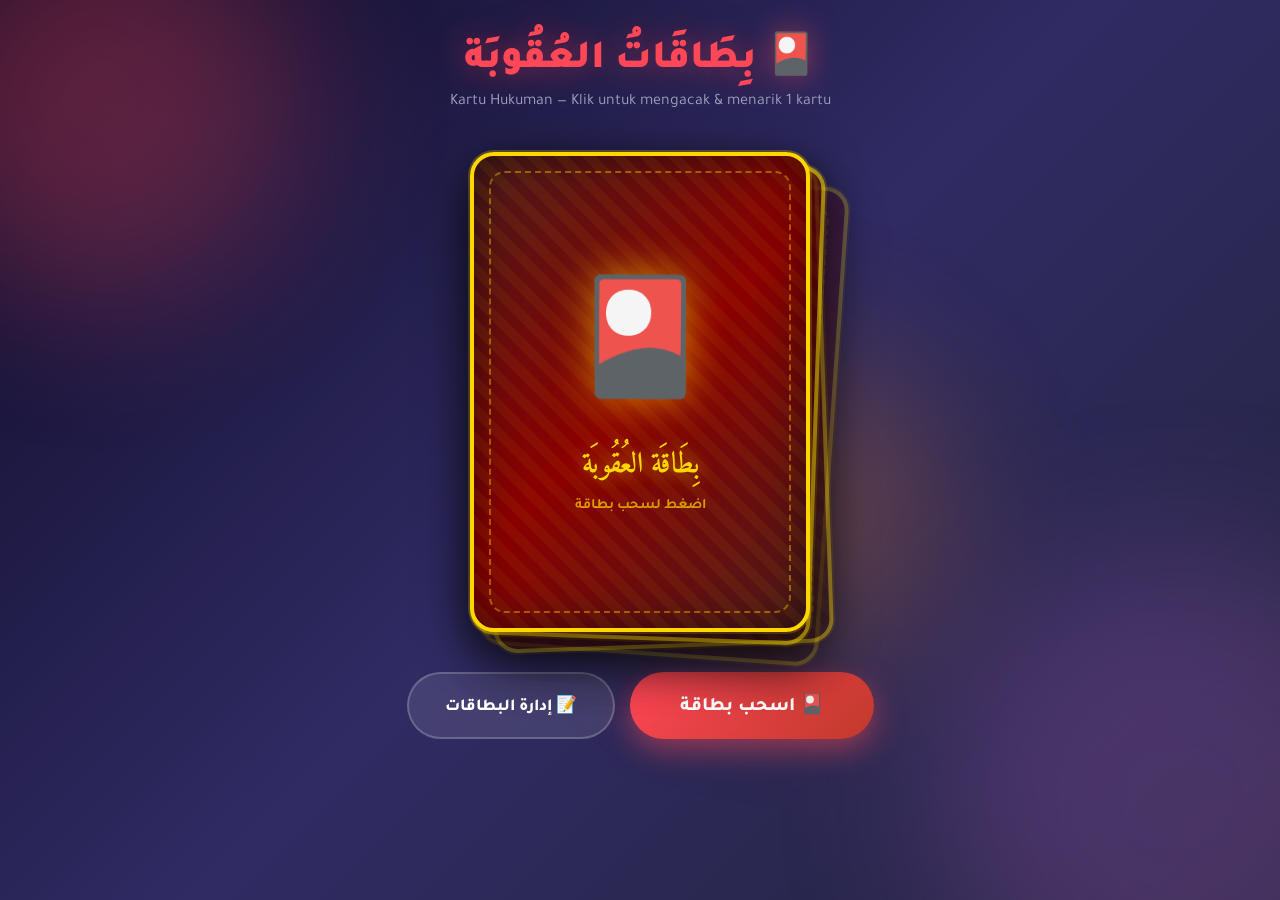
<file: games/punishment-cards/index.html>
<!DOCTYPE html>
<html lang="ar" dir="rtl">
<head>
<meta charset="UTF-8">
<meta name="viewport" content="width=device-width, initial-scale=1.0">
<title>بِطَاقَاتُ العُقُوبَة — Kartu Hukuman</title>
<style>
  @import url('https://fonts.googleapis.com/css2?family=Tajawal:wght@400;500;700;800;900&family=Amiri:wght@400;700&display=swap');

  * { margin:0; padding:0; box-sizing:border-box; font-family:'Tajawal',sans-serif; }

  :root {
    --primary:#00d2ff;
    --primary-dark:#3a7bd5;
    --gold:#FFD700;
    --gold-dark:#FFA500;
    --success:#2ed573;
    --danger:#ff4757;
    --danger-dark:#c0392b;
    --purple:#9b59b6;
    --pink:#fd79a8;
    --orange:#e67e22;
    --dark:#0f0c29;
    --dark-2:#302b63;
    --dark-3:#24243e;
    --text:#fff;
    --text-muted:#a0a0c0;
  }

  body {
    min-height:100vh;
    background:linear-gradient(135deg,var(--dark),var(--dark-2),var(--dark-3));
    color:var(--text);
    overflow-x:hidden;
  }

  /* Background */
  .bg-animation {
    position:fixed; inset:0; z-index:0;
    overflow:hidden; pointer-events:none;
  }
  .bg-circle {
    position:absolute; border-radius:50%;
    filter:blur(80px); opacity:0.3;
    animation:floatCircle 20s ease-in-out infinite;
  }
  .bg-circle.c1 { width:400px; height:400px; background:var(--danger); top:-100px; left:-100px; }
  .bg-circle.c2 { width:500px; height:500px; background:var(--purple); bottom:-150px; right:-150px; animation-delay:-5s; }
  .bg-circle.c3 { width:300px; height:300px; background:var(--orange); top:40%; left:50%; animation-delay:-10s; }
  @keyframes floatCircle {
    0%,100% { transform:translate(0,0) scale(1); }
    33% { transform:translate(100px,-50px) scale(1.1); }
    66% { transform:translate(-50px,100px) scale(0.9); }
  }

  /* ===== Main Container ===== */
  .container {
    max-width:1200px;
    margin:0 auto;
    padding:30px 20px;
    position:relative;
    z-index:5;
  }

  /* Header */
  .header {
    text-align:center;
    margin-bottom:30px;
  }
  .header h1 {
    color:var(--danger);
    font-size:2.5rem;
    font-weight:900;
    margin-bottom:8px;
    text-shadow:0 0 30px rgba(255,71,87,0.5);
  }
  .header p {
    color:var(--text-muted);
    font-size:1rem;
  }

  /* ===== Card Deck Area ===== */
  .deck-area {
    display:flex;
    justify-content:center;
    align-items:center;
    min-height:500px;
    position:relative;
    margin-bottom:30px;
  }

  /* Kartu deck (tumpukan) */
  .card-deck {
    position:relative;
    width:340px;
    height:480px;
    cursor:pointer;
    transition:transform 0.4s;
  }

  .card-deck:hover {
    transform:translateY(-10px);
  }

  .card-deck.disabled {
    cursor:not-allowed;
    opacity:0.5;
  }

  .card-back {
    position:absolute;
    inset:0;
    border-radius:24px;
    background:
      linear-gradient(135deg, #4A1A1A 0%, #8B0000 50%, #4A1A1A 100%);
    border:4px solid var(--gold);
    box-shadow:
      0 15px 50px rgba(0,0,0,0.6),
      0 0 0 2px rgba(255,215,0,0.3),
      inset 0 0 40px rgba(0,0,0,0.5);
    display:flex;
    align-items:center;
    justify-content:center;
    overflow:hidden;
    transition:all 0.4s;
  }

  .card-back::before {
    content:'';
    position:absolute;
    inset:15px;
    border:2px dashed rgba(255,215,0,0.4);
    border-radius:16px;
  }

  .card-back::after {
    content:'';
    position:absolute;
    inset:0;
    background:repeating-linear-gradient(
      45deg,
      transparent,
      transparent 10px,
      rgba(255,215,0,0.05) 10px,
      rgba(255,215,0,0.05) 20px
    );
  }

  .card-back-content {
    text-align:center;
    position:relative;
    z-index:2;
  }

  .card-back-icon {
    font-size:7rem;
    margin-bottom:15px;
    animation:iconPulse 2s ease-in-out infinite;
    filter:drop-shadow(0 0 20px rgba(255,215,0,0.6));
  }

  @keyframes iconPulse {
    0%,100% { transform:scale(1); }
    50% { transform:scale(1.1); }
  }

  .card-back-text {
    color:var(--gold);
    font-family:'Amiri',serif;
    font-size:1.8rem;
    font-weight:800;
    text-shadow:0 0 20px rgba(255,215,0,0.6);
    margin-bottom:8px;
  }

  .card-back-sub {
    color:rgba(255,215,0,0.7);
    font-size:0.9rem;
    font-weight:600;
  }

  /* Kartu tambahan (tumpukan efek) */
  .card-back.stack-1,
  .card-back.stack-2,
  .card-back.stack-3 {
    position:absolute;
  }
  .card-back.stack-1 { transform:translate(8px, 8px) rotate(2deg); opacity:0.7; }
  .card-back.stack-2 { transform:translate(16px, 16px) rotate(-2deg); opacity:0.5; }
  .card-back.stack-3 { transform:translate(24px, 24px) rotate(4deg); opacity:0.3; }

  .card-deck .card-back:not(.stack-1):not(.stack-2):not(.stack-3) {
    z-index:10;
  }

  /* Kartu hasil (yang muncul setelah diklik) */
  .result-card {
    position:absolute;
    top:50%;
    left:50%;
    width:380px;
    min-height:520px;
    transform:translate(-50%, -50%) scale(0.5) rotateY(90deg);
    opacity:0;
    pointer-events:none;
    transition:all 0.8s cubic-bezier(0.34, 1.56, 0.64, 1);
    z-index:50;
  }

  .result-card.show {
    opacity:1;
    transform:translate(-50%, -50%) scale(1) rotateY(0deg);
    pointer-events:auto;
  }

  .result-card-inner {
    background:linear-gradient(145deg, #fff 0%, #f5f5f5 100%);
    border-radius:24px;
    padding:0;
    box-shadow:
      0 25px 70px rgba(0,0,0,0.7),
      0 0 0 4px var(--gold),
      0 0 60px rgba(255,215,0,0.4);
    overflow:hidden;
    position:relative;
    min-height:520px;
    display:flex;
    flex-direction:column;
  }

  /* Efek glow border */
  .result-card-inner::before {
    content:'';
    position:absolute;
    inset:-2px;
    border-radius:24px;
    background:linear-gradient(45deg, var(--gold), var(--orange), var(--danger), var(--gold));
    background-size:300% 300%;
    animation:borderGlow 3s ease infinite;
    z-index:-1;
    filter:blur(10px);
    opacity:0.7;
  }

  @keyframes borderGlow {
    0%,100% { background-position:0% 50%; }
    50% { background-position:100% 50%; }
  }

  /* Header kartu */
  .result-card-header {
    background:linear-gradient(135deg, var(--danger), var(--danger-dark));
    padding:20px;
    text-align:center;
    position:relative;
  }

  .result-card-header::after {
    content:'';
    position:absolute;
    bottom:-10px;
    left:50%;
    transform:translateX(-50%) rotate(45deg);
    width:20px;
    height:20px;
    background:var(--danger-dark);
  }

  .result-card-badge {
    display:inline-block;
    background:rgba(255,255,255,0.2);
    color:#fff;
    padding:6px 18px;
    border-radius:20px;
    font-size:0.85rem;
    font-weight:800;
    letter-spacing:2px;
    margin-bottom:8px;
  }

  .result-card-title {
    color:#fff;
    font-size:1.6rem;
    font-weight:900;
    font-family:'Amiri',serif;
    text-shadow:0 2px 8px rgba(0,0,0,0.3);
  }

  /* Body kartu */
  .result-card-body {
    flex:1;
    padding:35px 30px;
    display:flex;
    flex-direction:column;
    justify-content:center;
    align-items:center;
    text-align:center;
    background:#fff;
  }

  .result-card-icon {
    font-size:5rem;
    margin-bottom:20px;
    animation:iconBounceIn 0.8s cubic-bezier(0.34, 1.56, 0.64, 1);
  }

  @keyframes iconBounceIn {
    0% { transform:scale(0) rotate(-180deg); opacity:0; }
    60% { transform:scale(1.2) rotate(10deg); opacity:1; }
    100% { transform:scale(1) rotate(0deg); opacity:1; }
  }

  .result-card-text {
    color:#1a1a2e;
    font-family:'Amiri',serif;
    font-size:1.7rem;
    font-weight:800;
    line-height:1.6;
    margin-bottom:15px;
    padding:0 10px;
  }

  .result-card-subtext {
    color:#666;
    font-size:1rem;
    line-height:1.6;
    font-weight:600;
    padding:0 10px;
    border-top:2px dashed #ddd;
    padding-top:15px;
    margin-top:10px;
    width:100%;
  }

  /* Footer kartu */
  .result-card-footer {
    background:linear-gradient(135deg, #2c2c3e, #1a1a2e);
    padding:15px;
    text-align:center;
    color:rgba(255,215,0,0.8);
    font-size:0.85rem;
    font-weight:700;
    letter-spacing:1px;
  }

  /* ===== Buttons ===== */
  .actions {
    display:flex;
    gap:15px;
    justify-content:center;
    flex-wrap:wrap;
    margin-top:20px;
  }

  .btn {
    padding:16px 36px;
    border:none;
    border-radius:50px;
    font-family:'Tajawal',sans-serif;
    font-size:1.05rem;
    font-weight:800;
    cursor:pointer;
    transition:all 0.3s;
    display:flex;
    align-items:center;
    gap:10px;
    justify-content:center;
  }

  .btn-draw {
    background:linear-gradient(135deg,var(--danger),var(--danger-dark));
    color:#fff;
    box-shadow:0 10px 30px rgba(255,71,87,0.5);
    font-size:1.2rem;
    padding:20px 50px;
  }
  .btn-draw:hover:not(:disabled) {
    transform:translateY(-4px) scale(1.05);
    box-shadow:0 15px 40px rgba(255,71,87,0.7);
  }
  .btn-draw:disabled {
    opacity:0.4;
    cursor:not-allowed;
  }

  .btn-draw.pulsing {
    animation:pulseBtn 1.5s ease-in-out infinite;
  }
  @keyframes pulseBtn {
    0%,100% { box-shadow:0 10px 30px rgba(255,71,87,0.5); }
    50% { box-shadow:0 10px 50px rgba(255,71,87,1), 0 0 0 15px rgba(255,71,87,0.2); }
  }

  .btn-again {
    background:linear-gradient(135deg,var(--gold),var(--gold-dark));
    color:#000;
    box-shadow:0 8px 25px rgba(255,215,0,0.5);
  }
  .btn-again:hover {
    transform:translateY(-3px) scale(1.05);
  }

  .btn-editor {
    background:rgba(255,255,255,0.1);
    color:var(--text);
    border:2px solid rgba(255,255,255,0.2);
  }
  .btn-editor:hover {
    background:rgba(0,210,255,0.15);
    border-color:var(--primary);
    transform:translateY(-3px);
  }

  /* ===== Editor Modal ===== */
  .modal {
    position:fixed;
    inset:0;
    background:rgba(0,0,0,0.85);
    backdrop-filter:blur(10px);
    display:none;
    justify-content:center;
    align-items:center;
    z-index:500;
    padding:20px;
    overflow-y:auto;
  }
  .modal.show { display:flex; animation:fadeIn 0.3s; }
  @keyframes fadeIn {
    from { opacity:0; }
    to { opacity:1; }
  }

  .modal-content {
    background:linear-gradient(135deg,var(--dark-2),var(--dark-3));
    border:1px solid rgba(255,255,255,0.1);
    border-radius:24px;
    padding:30px;
    max-width:900px;
    width:100%;
    max-height:90vh;
    overflow-y:auto;
    position:relative;
    animation:modalIn 0.4s cubic-bezier(0.34, 1.56, 0.64, 1);
  }

  @keyframes modalIn {
    from { transform:scale(0.9); opacity:0; }
    to { transform:scale(1); opacity:1; }
  }

  .modal-close {
    position:absolute;
    top:15px;
    left:20px;
    background:rgba(255,255,255,0.1);
    border:none;
    width:40px;
    height:40px;
    border-radius:50%;
    color:#fff;
    font-size:1.5rem;
    cursor:pointer;
    transition:all 0.3s;
    display:flex;
    align-items:center;
    justify-content:center;
  }
  .modal-close:hover {
    background:var(--danger);
    transform:rotate(90deg);
  }

  .modal-title {
    color:var(--gold);
    font-size:1.5rem;
    font-weight:900;
    margin-bottom:8px;
    text-align:center;
  }
  .modal-sub {
    color:var(--text-muted);
    text-align:center;
    margin-bottom:20px;
    font-size:0.9rem;
  }

  .editor-actions {
    display:flex;
    gap:8px;
    flex-wrap:wrap;
    margin-bottom:20px;
    justify-content:center;
  }

  .editor-btn {
    padding:10px 20px;
    border:none;
    border-radius:10px;
    font-family:'Tajawal',sans-serif;
    font-size:0.9rem;
    font-weight:700;
    cursor:pointer;
    transition:all 0.2s;
  }
  .editor-btn.add { background:var(--success); color:#fff; }
  .editor-btn.random { background:var(--primary); color:#fff; }
  .editor-btn.export { background:var(--purple); color:#fff; }
  .editor-btn.import { background:#00b894; color:#fff; }
  .editor-btn.restore { background:var(--gold-dark); color:#fff; }
  .editor-btn.clear { background:var(--danger); color:#fff; }
  .editor-btn:hover { transform:translateY(-2px); opacity:0.9; }

  .add-form {
    background:rgba(46,213,115,0.1);
    border:1px solid rgba(46,213,115,0.3);
    border-radius:14px;
    padding:18px;
    margin-bottom:20px;
    display:none;
  }
  .add-form.show { display:block; }

  .add-form label {
    display:block;
    color:var(--text-muted);
    font-size:0.85rem;
    margin-bottom:6px;
    font-weight:600;
  }

  .add-form input,
  .add-form textarea {
    width:100%;
    padding:10px 14px;
    border-radius:8px;
    border:1px solid rgba(255,255,255,0.2);
    background:rgba(255,255,255,0.08);
    color:var(--text);
    font-family:'Tajawal',sans-serif;
    font-size:1rem;
    margin-bottom:12px;
    resize:vertical;
  }
  .add-form input:focus,
  .add-form textarea:focus {
    outline:none;
    border-color:var(--success);
  }

  .add-form textarea {
    min-height:60px;
    line-height:1.6;
    font-family:'Amiri',serif;
    font-size:1.05rem;
  }

  .form-row {
    display:grid;
    grid-template-columns:1fr 1fr;
    gap:10px;
  }
  @media (max-width:600px) {
    .form-row { grid-template-columns:1fr; }
  }

  .card-list {
    display:grid;
    grid-template-columns:repeat(auto-fill, minmax(280px, 1fr));
    gap:12px;
  }

  .card-item {
    background:rgba(255,255,255,0.05);
    border:1px solid rgba(255,255,255,0.1);
    border-radius:14px;
    padding:14px;
    display:flex;
    align-items:flex-start;
    gap:12px;
    transition:all 0.3s;
  }
  .card-item:hover {
    background:rgba(255,255,255,0.08);
    border-color:rgba(255,215,0,0.3);
    transform:translateY(-2px);
  }

  .card-item-icon {
    font-size:2rem;
    flex-shrink:0;
  }

  .card-item-body {
    flex:1;
    text-align:right;
    min-width:0;
  }

  .card-item-text {
    color:var(--text);
    font-family:'Amiri',serif;
    font-size:1.1rem;
    font-weight:700;
    line-height:1.5;
    margin-bottom:4px;
    word-wrap:break-word;
  }

  .card-item-sub {
    color:var(--text-muted);
    font-size:0.8rem;
    line-height:1.4;
  }

  .card-item-del {
    background:var(--danger);
    color:#fff;
    border:none;
    border-radius:8px;
    width:30px;
    height:30px;
    cursor:pointer;
    font-weight:900;
    font-size:0.9rem;
    flex-shrink:0;
    transition:all 0.2s;
  }
  .card-item-del:hover { transform:scale(1.1); }

  .card-item-del:active { transform:scale(0.95); }

  /* Toast */
  .toast {
    position:fixed;
    bottom:30px;
    left:50%;
    transform:translateX(-50%) translateY(100px);
    background:rgba(0,0,0,0.9);
    color:#fff;
    padding:14px 28px;
    border-radius:50px;
    font-weight:700;
    border:2px solid var(--primary);
    z-index:2000;
    opacity:0;
    transition:all 0.4s;
    font-size:0.95rem;
  }
  .toast.show {
    transform:translateX(-50%) translateY(0);
    opacity:1;
  }
  .toast.success { border-color:var(--success); color:var(--success); }
  .toast.error { border-color:var(--danger); color:var(--danger); }

  /* Confetti */
  .confetti {
    position:fixed;
    width:12px;
    height:12px;
    top:-20px;
    z-index:999;
    animation:confettiFall 4s linear forwards;
    pointer-events:none;
  }
  @keyframes confettiFall {
    0% { transform:translateY(0) rotate(0deg); opacity:1; }
    100% { transform:translateY(100vh) rotate(720deg); opacity:0; }
  }

  /* Floating particles */
  .particle {
    position:fixed;
    font-size:1.5rem;
    pointer-events:none;
    z-index:1500;
    animation:particleFloat 3s ease-out forwards;
  }
  @keyframes particleFloat {
    0% { transform:translateY(0) scale(0.5) rotate(0deg); opacity:0; }
    20% { opacity:1; }
    100% { transform:translateY(-200px) scale(1.2) rotate(360deg); opacity:0; }
  }

  /* Responsive */
  @media (max-width:600px) {
    .header h1 { font-size:1.8rem; }
    .card-deck, .result-card {
      width:280px;
      height:400px;
      min-height:400px;
    }
    .card-back-icon { font-size:5rem; }
    .card-back-text { font-size:1.4rem; }
    .result-card-text { font-size:1.3rem; }
    .result-card-icon { font-size:4rem; }
    .btn { padding:14px 24px; font-size:0.95rem; }
    .btn-draw { padding:16px 32px; font-size:1.1rem; }
  }
</style>
</head>
<body>

<!-- Background -->
<div class="bg-animation">
  <div class="bg-circle c1"></div>
  <div class="bg-circle c2"></div>
  <div class="bg-circle c3"></div>
</div>

<!-- ===== Main Container ===== -->
<div class="container">

  <!-- Header -->
  <div class="header">
    <h1>🎴 بِطَاقَاتُ العُقُوبَة</h1>
    <p>Kartu Hukuman — Klik untuk mengacak & menarik 1 kartu</p>
  </div>

  <!-- Deck Area -->
  <div class="deck-area">

    <!-- Card Deck (tumpukan) -->
    <div class="card-deck" id="cardDeck">
      <!-- Stacked cards -->
      <div class="card-back stack-3"></div>
      <div class="card-back stack-2"></div>
      <div class="card-back stack-1"></div>

      <!-- Main card -->
      <div class="card-back">
        <div class="card-back-content">
          <div class="card-back-icon">🎴</div>
          <div class="card-back-text">بِطَاقَة العُقُوبَة</div>
          <div class="card-back-sub">اضغط لسحب بطاقة</div>
        </div>
      </div>
    </div>

    <!-- Result Card -->
    <div class="result-card" id="resultCard">
      <div class="result-card-inner">
        <div class="result-card-header">
          <div class="result-card-badge">⚡ العُقُوبَة</div>
          <div class="result-card-title">Hukuman untukmu</div>
        </div>
        <div class="result-card-body">
          <div class="result-card-icon" id="resultIcon">🎭</div>
          <div class="result-card-text" id="resultText">...</div>
          <div class="result-card-subtext" id="resultSubtext"></div>
        </div>
        <div class="result-card-footer">
          🎴 بِطَاقَاتُ العُقُوبَة — Kartu Hukuman
        </div>
      </div>
    </div>

  </div>

  <!-- Actions -->
  <div class="actions" id="actionsBefore">
    <button class="btn btn-draw pulsing" id="drawBtn">
      🎴 اسحب بطاقة
    </button>
    <button class="btn btn-editor" id="editorBtn">
      📝 إدارة البطاقات
    </button>
  </div>

  <div class="actions" id="actionsAfter" style="display:none;">
    <button class="btn btn-again" id="againBtn">
      🔄 اسحب بطاقة أخرى
    </button>
    <button class="btn btn-editor" id="editorBtn2">
      📝 إدارة البطاقات
    </button>
  </div>

</div>

<!-- ===== Editor Modal ===== -->
<div class="modal" id="editorModal">
  <div class="modal-content">
    <button class="modal-close" id="closeModal">&times;</button>

    <div class="modal-title">📝 إدارة البطاقات</div>
    <div class="modal-sub">
      أضف بطاقات العقوبات (بالعربية). سيتم حفظها تلقائيًا.
    </div>

    <div class="editor-actions">
      <button class="editor-btn add" id="addCardBtn">➕ إضافة بطاقة</button>
      <button class="editor-btn random" id="shuffleCardsBtn">🔀 خلط</button>
      <button class="editor-btn export" id="exportBtn">📤 تصدير JSON</button>
      <button class="editor-btn import" id="importBtn">📥 استيراد JSON</button>
      <button class="editor-btn restore" id="restoreBtn">↩️ استعادة الافتراضي</button>
      <button class="editor-btn clear" id="clearBtn">🗑️ حذف الكل</button>
    </div>

    <!-- Add Form -->
    <div class="add-form" id="addForm">
      <div class="form-row">
        <div>
          <label>الأيقونة (emoji) *</label>
          <input type="text" id="newIcon" placeholder="مثال: 🎤" maxlength="5">
        </div>
        <div>
          <label>النوع (اختياري)</label>
          <input type="text" id="newCategory" placeholder="مثال: غِنَاء، كِتَابَة" dir="rtl">
        </div>
      </div>

      <label>نص العقوبة (بالعربية) *</label>
      <textarea id="newText" placeholder="مثال: غَنِّ أُغْنِيَةً عَرَبِيَّةً وَاحِدَة" dir="rtl"></textarea>

      <label>الترجمة / الشرح (اختياري)</label>
      <input type="text" id="newTranslation" placeholder="Contoh: Nyanyi 1 lagu Arab" dir="rtl">

      <div style="display:flex; gap:8px; margin-top:6px;">
        <button class="editor-btn add" id="saveCardBtn" style="flex:1;">💾 حفظ</button>
        <button class="editor-btn clear" id="cancelAddBtn" style="flex:1;">✖️ إلغاء</button>
      </div>
    </div>

    <!-- Card List -->
    <div class="card-list" id="cardList"></div>

    <div style="text-align:center; margin-top:20px; color:var(--text-muted); font-size:0.85rem;">
      💾 جميع البطاقات محفوظة محليًا — لا تختفي عند التحديث
    </div>
  </div>
</div>

<!-- Toast -->
<div class="toast" id="toast"></div>

<script>
/* ============================================================
   DEFAULT CARDS
============================================================ */
const DEFAULT_CARDS = [
  // الغناء
  { id:'c1',  icon:'🎤', text:'غَنِّ أُغْنِيَةً عَرَبِيَّةً وَاحِدَة', translation:'Nyanyi 1 lagu Arab', category:'غِنَاء' },
  { id:'c2',  icon:'🎵', text:'أَنْشِدْ بَيْتًا مِنَ الشِّعْرِ العَرَبِيّ', translation:'Deklamasikan 1 bait syair Arab', category:'غِنَاء' },
  { id:'c3',  icon:'🎶', text:'غَنِّ أُغْنِيَةَ الحُرُوفِ الأَبْجَدِيَّة', translation:'Nyanyi lagu huruf hijaiyah', category:'غِنَاء' },

  // الكتابة
  { id:'c4',  icon:'✍️', text:'اكْتُبْ خَمْسَ كَلِمَاتٍ عَرَبِيَّةٍ عَلَى السَّبُّورَة', translation:'Tulis 5 kosakata Arab di papan', category:'كِتَابَة' },
  { id:'c5',  icon:'📝', text:'اكْتُبْ اسْمَكَ بِالعَرَبِيَّةِ ثَلَاثَ مَرَّات', translation:'Tulis namamu dalam Arab 3x', category:'كِتَابَة' },
  { id:'c6',  icon:'📚', text:'اكْتُبْ عَشْرَ أَسْمَاءِ حَيَوَانَاتٍ بِالعَرَبِيَّة', translation:'Tulis 10 nama hewan dalam Arab', category:'كِتَابَة' },

  // الكلام
  { id:'c7',  icon:'🗣️', text:'اذْكُرْ عَشْرَ كَلِمَاتٍ عَرَبِيَّةٍ تَبْدَأُ بِحَرْفِ البَاء', translation:'Sebut 10 kata Arab berawalan ب', category:'كَلَام' },
  { id:'c8',  icon:'💬', text:'عَرِّفْ نَفْسَكَ بِالعَرَبِيَّةِ فِي خَمْسِ جُمَل', translation:'Perkenalkan diri dalam Arab 5 kalimat', category:'كَلَام' },
  { id:'c9',  icon:'🔤', text:'اذْكُرْ أَسْمَاءَ خَمْسَةٍ مِنْ أَصْدِقَائِكَ بِالعَرَبِيَّة', translation:'Sebut 5 nama temanmu dalam Arab', category:'كَلَام' },

  // التمثيل
  { id:'c10', icon:'🎭', text:'مَثِّلْ مِهْنَةً وَاحِدَةً بِدُونِ كَلَامٍ وَدَعْ أَصْدِقَاءَكَ يَخْمِنُون', translation:'Peragakan 1 profesi, teman menebak', category:'تَمْثِيل' },
  { id:'c11', icon:'🐱', text:'قَلِّدْ صَوْتَ حَيَوَانٍ وَدَعْ أَصْدِقَاءَكَ يَخْمِنُون', translation:'Tirukan suara hewan, teman menebak', category:'تَمْثِيل' },
  { id:'c12', icon:'💃', text:'أَدِّ حَرَكَةً رِيَاضِيَّةً وَاذْكُرْ اسْمَهَا بِالعَرَبِيَّة', translation:'Peragakan 1 gerakan olahraga + sebut namanya Arab', category:'تَمْثِيل' },

  // الحركة
  { id:'c13', icon:'🏃', text:'اقْفِزْ عَشْرَ قَفَزَاتٍ وَأَنْتَ تَعُدُّ بِالعَرَبِيَّة', translation:'Lompat 10x sambil hitung Arab', category:'حَرَكَة' },
  { id:'c14', icon:'🤸', text:'اعْمَلْ خَمْسَ تَمَارِينَ رِيَاضِيَّةٍ وَاذْكُرْهَا بِالعَرَبِيَّة', translation:'Lakukan 5 gerakan olahraga + sebut Arab', category:'حَرَكَة' },
  { id:'c15', icon:'🚶', text:'امْشِ حَوْلَ الفَصْلِ مَرَّتَيْنِ وَأَنْتَ تُلْقِي التَّحِيَّةَ بِالعَرَبِيَّة', translation:'Jalan keliling kelas 2x sambil ucap salam Arab', category:'حَرَكَة' },

  // التحديات
  { id:'c16', icon:'⚡', text:'اذْكُرْ عَشْرَ فَوَاكِهَ بِالعَرَبِيَّةِ فِي خَمْسِ ثَوَانٍ', translation:'Sebut 10 buah Arab dalam 5 detik', category:'تَحَدِّي' },
  { id:'c17', icon:'🔥', text:'عُدَّ مِنْ وَاحِدٍ إِلَى عِشْرِينَ بِالعَرَبِيَّةِ بِسُرْعَة', translation:'Hitung 1-20 Arab dengan cepat', category:'تَحَدِّي' },
  { id:'c18', icon:'💪', text:'احْفَظْ خَمْسَ كَلِمَاتٍ جَدِيدَةٍ وَاذْكُرْهَا لِلْفَصْل', translation:'Hafal 5 kosakata baru + sebutkan ke kelas', category:'تَحَدِّي' },

  // ممتعة
  { id:'c19', icon:'🤝', text:'صَافِحْ خَمْسَةً مِنْ أَصْدِقَائِكَ وَقُلْ لِكُلِّ وَاحِدٍ: السَّلَامُ عَلَيْكُمْ', translation:'Salaman 5 teman + ucap "السلام عليكم"', category:'مُمْتِعَة' },
  { id:'c20', icon:'😂', text:'اضْحَكْ ضِحْكَةً عَرَبِيَّةً وَقُلْ: هَا هَا هَا بِالعَرَبِيَّة', translation:'Tertawa ala Arab 3x', category:'مُمْتِعَة' },
  { id:'c21', icon:'🎨', text:'ارْسُمْ عَلَى السَّبُّورَةِ شَيْئًا وَاكْتُبْ اسْمَهُ بِالعَرَبِيَّة', translation:'Gambar 1 benda di papan + tulis nama Arab', category:'مُمْتِعَة' },

  // إضافية
  { id:'c22', icon:'📖', text:'اقْرَأْ جُمْلَةً عَرَبِيَّةً مِنَ الكِتَابِ ثَلَاثَ مَرَّات', translation:'Baca 1 kalimat Arab 3x', category:'قِرَاءَة' },
  { id:'c23', icon:'🎯', text:'سَمِّ خَمْسَةً مِنْ أَعْضَاءِ الجِسْمِ بِالعَرَبِيَّة', translation:'Sebut 5 anggota tubuh dalam Arab', category:'كَلَام' },
  { id:'c24', icon:'🌈', text:'اذْكُرْ سَبْعَةَ أَلْوَانٍ بِالعَرَبِيَّة', translation:'Sebut 7 warna dalam Arab', category:'كَلَام' },
  { id:'c25', icon:'🕐', text:'اذْكُرْ أَيَّامَ الأُسْبُوعِ السَّبْعَةَ بِالعَرَبِيَّة', translation:'Sebut 7 hari dalam Arab', category:'كَلَام' },
  { id:'c26', icon:'🌙', text:'اذْكُرْ أَسْمَاءَ الشُّهُورِ الهِجْرِيَّة', translation:'Sebut nama bulan Hijriyah', category:'كَلَام' },
  { id:'c27', icon:'👨‍👩‍👧', text:'اذْكُرْ خَمْسَةً مِنْ أَعْضَاءِ أُسْرَتِكَ بِالعَرَبِيَّة', translation:'Sebut 5 anggota keluarga dalam Arab', category:'كَلَام' },
  { id:'c28', icon:'🍎', text:'سَمِّ خَمْسَ فَوَاكِهَ وَخَمْسَ خُضْرَوَاتٍ بِالعَرَبِيَّة', translation:'Sebut 5 buah + 5 sayur dalam Arab', category:'كَلَام' },
  { id:'c29', icon:'🏠', text:'صِفْ بَيْتَكَ فِي خَمْسِ جُمَلٍ بِالعَرَبِيَّة', translation:'Deskripsikan rumahmu 5 kalimat Arab', category:'كَلَام' },
  { id:'c30', icon:'⭐', text:'اذْكُرْ ثَلَاثَةً مِنْ أَحْلَامِكَ بِالعَرَبِيَّة', translation:'Sebut 3 cita-citamu dalam Arab', category:'كَلَام' },
];

/* ============================================================
   STORAGE
============================================================ */
const STORAGE_KEY = 'arab_punishment_cards_data';

function loadCards() {
  try {
    const saved = localStorage.getItem(STORAGE_KEY);
    if (saved) {
      const parsed = JSON.parse(saved);
      if (Array.isArray(parsed) && parsed.length > 0) return parsed;
    }
  } catch (e) {}
  return JSON.parse(JSON.stringify(DEFAULT_CARDS));
}

function saveCards(cards) {
  try {
    localStorage.setItem(STORAGE_KEY, JSON.stringify(cards));
  } catch (e) {
    if (e.name === 'QuotaExceededError') toast('⚠️ الذاكرة ممتلئة', 'error');
  }
}

/* ============================================================
   STATE
============================================================ */
const state = {
  cards: [],
  currentCard: null,
  isDrawing: false,
  recentDraws: [], // untuk hindari pengulangan
};

/* ============================================================
   HELPERS
============================================================ */
function toArabic(num) {
  const d = ['٠','١','٢','٣','٤','٥','٦','٧','٨','٩'];
  return String(num).split('').map(x => d[parseInt(x)] || x).join('');
}

function shuffle(arr) {
  const a = [...arr];
  for (let i = a.length - 1; i > 0; i--) {
    const j = Math.floor(Math.random() * (i + 1));
    [a[i], a[j]] = [a[j], a[i]];
  }
  return a;
}

function toast(msg, type = '') {
  const el = document.getElementById('toast');
  el.textContent = msg;
  el.className = 'toast show ' + type;
  setTimeout(() => el.classList.remove('show'), 2500);
}

/* ============================================================
   CARD DECK INTERACTION
============================================================ */
const cardDeck = document.getElementById('cardDeck');
const resultCard = document.getElementById('resultCard');
const resultIcon = document.getElementById('resultIcon');
const resultText = document.getElementById('resultText');
const resultSubtext = document.getElementById('resultSubtext');
const drawBtn = document.getElementById('drawBtn');
const againBtn = document.getElementById('againBtn');
const actionsBefore = document.getElementById('actionsBefore');
const actionsAfter = document.getElementById('actionsAfter');

function drawCard() {
  if (state.isDrawing) return;
  if (state.cards.length === 0) {
    toast('⚠️ لا توجد بطاقات! أضف بطاقات أولاً.', 'error');
    return;
  }

  state.isDrawing = true;
  drawBtn.disabled = true;
  againBtn.disabled = true;
  cardDeck.classList.add('disabled');
  drawBtn.classList.remove('pulsing');

  // Animasi getar kartu
  cardDeck.style.animation = 'shake 0.5s ease-in-out 3';
  setTimeout(() => {
    cardDeck.style.animation = '';
  }, 1600);

  // Pilih kartu secara acak (hindari ulangan 5 terakhir)
  let available = state.cards.filter(c => !state.recentDraws.includes(c.id));
  if (available.length === 0) {
    state.recentDraws = [];
    available = state.cards;
  }
  const randomCard = available[Math.floor(Math.random() * available.length)];

  // Simpan ke recent
  state.recentDraws.push(randomCard.id);
  if (state.recentDraws.length > 5) state.recentDraws.shift();

  state.currentCard = randomCard;

  // Efek partikel saat mengacak
  setTimeout(() => {
    spawnParticles();
  }, 400);

  // Setelah animasi, tampilkan kartu
  setTimeout(() => {
    showResultCard(randomCard);
  }, 1800);
}

function spawnParticles() {
  const icons = ['🎴', '✨', '⭐', '🎯', '🔥', '💫', '🎲', '⚡'];
  for (let i = 0; i < 15; i++) {
    setTimeout(() => {
      const particle = document.createElement('div');
      particle.className = 'particle';
      particle.textContent = icons[Math.floor(Math.random() * icons.length)];
      particle.style.left = (Math.random() * 100) + 'vw';
      particle.style.top = (50 + Math.random() * 20) + 'vh';
      particle.style.animationDelay = (Math.random() * 0.3) + 's';
      document.body.appendChild(particle);
      setTimeout(() => particle.remove(), 3000);
    }, i * 60);
  }
}

function showResultCard(card) {
  resultIcon.textContent = card.icon || '🎴';
  resultText.textContent = card.text;
  resultSubtext.textContent = card.translation || '';

  // Reset animation
  resultIcon.style.animation = 'none';
  void resultIcon.offsetWidth;
  resultIcon.style.animation = 'iconBounceIn 0.8s cubic-bezier(0.34, 1.56, 0.64, 1)';

  resultCard.classList.add('show');

  // Play sound effect (opsional)
  playDrawSound();

  state.isDrawing = false;
  againBtn.disabled = false;

  // Tampilkan tombol "tarik lagi"
  actionsBefore.style.display = 'none';
  actionsAfter.style.display = 'flex';

  // Confetti kecil
  launchConfetti(30);
}

function resetCard() {
  resultCard.classList.remove('show');
  setTimeout(() => {
    actionsBefore.style.display = 'flex';
    actionsAfter.style.display = 'none';
    drawBtn.disabled = false;
    drawBtn.classList.add('pulsing');
    cardDeck.classList.remove('disabled');
    state.isDrawing = false;
  }, 400);
}

function playDrawSound() {
  // Sound effect sederhana pakai Web Audio API
  try {
    const audioCtx = new (window.AudioContext || window.webkitAudioContext)();
    const notes = [523.25, 659.25, 783.99]; // C5, E5, G5
    notes.forEach((freq, i) => {
      const osc = audioCtx.createOscillator();
      const gain = audioCtx.createGain();
      osc.type = 'sine';
      osc.frequency.value = freq;
      gain.gain.setValueAtTime(0.1, audioCtx.currentTime + i * 0.1);
      gain.gain.exponentialRampToValueAtTime(0.001, audioCtx.currentTime + i * 0.1 + 0.3);
      osc.connect(gain);
      gain.connect(audioCtx.destination);
      osc.start(audioCtx.currentTime + i * 0.1);
      osc.stop(audioCtx.currentTime + i * 0.1 + 0.3);
    });
  } catch (e) {}
}

/* CSS Animasi shake */
const style = document.createElement('style');
style.textContent = `
  @keyframes shake {
    0%, 100% { transform: translateX(0) rotate(0deg); }
    25% { transform: translateX(-8px) rotate(-2deg); }
    50% { transform: translateX(8px) rotate(2deg); }
    75% { transform: translateX(-5px) rotate(-1deg); }
  }
`;
document.head.appendChild(style);

/* ============================================================
   EDITOR
============================================================ */
const editorModal = document.getElementById('editorModal');
const cardList = document.getElementById('cardList');
const addForm = document.getElementById('addForm');

function renderCardList() {
  cardList.innerHTML = '';

  if (state.cards.length === 0) {
    cardList.innerHTML = '<div style="text-align:center; color:var(--text-muted); padding:40px; grid-column:1/-1;">لا توجد بطاقات. أضف بطاقة جديدة.</div>';
    return;
  }

  state.cards.forEach((card, idx) => {
    const item = document.createElement('div');
    item.className = 'card-item';
    item.innerHTML = `
      <div class="card-item-icon">${card.icon || '🎴'}</div>
      <div class="card-item-body">
        <div class="card-item-text">${card.text}</div>
        ${card.translation ? `<div class="card-item-sub">${card.translation}</div>` : ''}
        ${card.category ? `<div class="card-item-sub" style="color:var(--gold); margin-top:4px;">🏷️ ${card.category}</div>` : ''}
      </div>
      <button class="card-item-del" data-idx="${idx}" title="حذف">✖</button>
    `;
    item.querySelector('.card-item-del').addEventListener('click', () => {
      if (confirm(`حذف هذه البطاقة؟\n\n"${card.text}"`)) {
        state.cards.splice(idx, 1);
        saveCards(state.cards);
        renderCardList();
        toast('🗑️ تم الحذف', 'success');
      }
    });
    cardList.appendChild(item);
  });
}

document.getElementById('editorBtn').addEventListener('click', openEditor);
document.getElementById('editorBtn2').addEventListener('click', openEditor);

function openEditor() {
  editorModal.classList.add('show');
  renderCardList();
}

document.getElementById('closeModal').addEventListener('click', () => {
  editorModal.classList.remove('show');
  addForm.classList.remove('show');
});

editorModal.addEventListener('click', (e) => {
  if (e.target === editorModal) {
    editorModal.classList.remove('show');
    addForm.classList.remove('show');
  }
});

document.addEventListener('keydown', (e) => {
  if (e.key === 'Escape') {
    editorModal.classList.remove('show');
    addForm.classList.remove('show');
  }
});

document.getElementById('addCardBtn').addEventListener('click', () => {
  addForm.classList.toggle('show');
  if (addForm.classList.contains('show')) {
    document.getElementById('newText').focus();
  }
});

document.getElementById('saveCardBtn').addEventListener('click', () => {
  const icon = document.getElementById('newIcon').value.trim() || '🎴';
  const text = document.getElementById('newText').value.trim();
  const translation = document.getElementById('newTranslation').value.trim();
  const category = document.getElementById('newCategory').value.trim();

  if (!text) {
    toast('⚠️ اكتب نص العقوبة', 'error');
    return;
  }

  const newCard = {
    id: 'c_' + Date.now() + '_' + Math.random().toString(36).slice(2, 7),
    icon,
    text,
    translation: translation || '',
    category: category || '',
  };

  state.cards.push(newCard);
  saveCards(state.cards);
  renderCardList();
  resetAddForm();
  toast('✅ تم الحفظ', 'success');
});

document.getElementById('cancelAddBtn').addEventListener('click', resetAddForm);

function resetAddForm() {
  document.getElementById('newIcon').value = '';
  document.getElementById('newText').value = '';
  document.getElementById('newTranslation').value = '';
  document.getElementById('newCategory').value = '';
  addForm.classList.remove('show');
}

document.getElementById('shuffleCardsBtn').addEventListener('click', () => {
  state.cards = shuffle(state.cards);
  saveCards(state.cards);
  renderCardList();
  toast('🔀 تم الخلط', 'success');
});

document.getElementById('clearBtn').addEventListener('click', () => {
  if (confirm('🗑️ حذف جميع البطاقات؟ لا يمكن التراجع.')) {
    state.cards = [];
    saveCards(state.cards);
    renderCardList();
    toast('🗑️ تم الحذف الكامل', 'success');
  }
});

document.getElementById('restoreBtn').addEventListener('click', () => {
  if (confirm('↩️ استعادة البطاقات الافتراضية؟ سيتم حذف بطاقاتك المخصصة.')) {
    state.cards = JSON.parse(JSON.stringify(DEFAULT_CARDS));
    saveCards(state.cards);
    renderCardList();
    toast('↩️ تم الاستعادة', 'success');
  }
});

document.getElementById('exportBtn').addEventListener('click', () => {
  const blob = new Blob([JSON.stringify(state.cards, null, 2)], { type: 'application/json' });
  const url = URL.createObjectURL(blob);
  const a = document.createElement('a');
  a.href = url;
  a.download = 'punishment-cards.json';
  a.click();
  URL.revokeObjectURL(url);
  toast('📤 تم التصدير', 'success');
});

document.getElementById('importBtn').addEventListener('click', () => {
  const input = document.createElement('input');
  input.type = 'file';
  input.accept = '.json,application/json';
  input.onchange = (e) => {
    const file = e.target.files[0];
    if (!file) return;
    const reader = new FileReader();
    reader.onload = (ev) => {
      try {
        const data = JSON.parse(ev.target.result);
        if (!Array.isArray(data)) throw new Error('bad');
        state.cards = data;
        saveCards(state.cards);
        renderCardList();
        toast('📥 تم الاستيراد', 'success');
      } catch (err) {
        toast('⚠️ فشل الاستيراد', 'error');
      }
    };
    reader.readAsText(file);
  };
  input.click();
});

/* ============================================================
   CONFETTI
============================================================ */
function launchConfetti(count = 50) {
  const colors = ['#FFD700', '#FF6B6B', '#4ECDC4', '#95E1D3', '#F38181', '#AA96DA', '#e67e22'];
  for (let i = 0; i < count; i++) {
    setTimeout(() => {
      const c = document.createElement('div');
      c.className = 'confetti';
      c.style.left = Math.random() * 100 + 'vw';
      c.style.background = colors[Math.floor(Math.random() * colors.length)];
      c.style.animationDelay = Math.random() * 0.5 + 's';
      c.style.animationDuration = (3 + Math.random() * 2) + 's';
      c.style.borderRadius = Math.random() > 0.5 ? '50%' : '0';
      document.body.appendChild(c);
      setTimeout(() => c.remove(), 5000);
    }, i * 30);
  }
}

/* ============================================================
   EVENT LISTENERS
============================================================ */
drawBtn.addEventListener('click', drawCard);
againBtn.addEventListener('click', () => {
  resetCard();
  setTimeout(drawCard, 500);
});

cardDeck.addEventListener('click', () => {
  if (!state.isDrawing && !cardDeck.classList.contains('disabled')) {
    drawCard();
  }
});

/* Keyboard shortcut: Space / Enter untuk tarik */
document.addEventListener('keydown', (e) => {
  if (editorModal.classList.contains('show')) return;
  if (e.key === ' ' || e.key === 'Enter') {
    e.preventDefault();
    if (actionsBefore.style.display !== 'none') {
      drawCard();
    } else {
      resetCard();
      setTimeout(drawCard, 500);
    }
  }
});

/* ============================================================
   INIT
============================================================ */
state.cards = loadCards();
renderCardList();
</script>
</body>
</html>
</file>
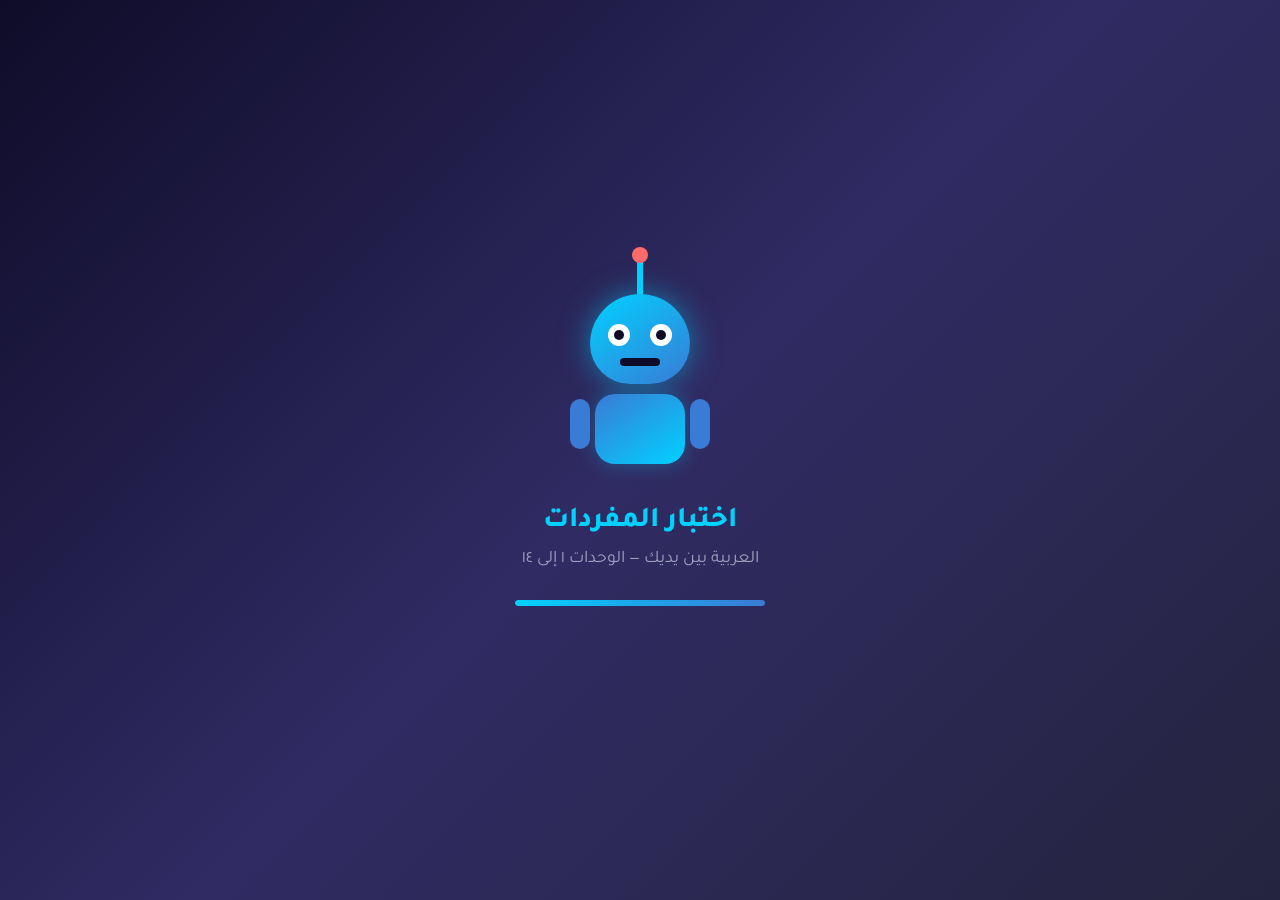
<file: games/quiz/index.html>
<!DOCTYPE html>
<html lang="ar" dir="rtl">
<head>
<meta charset="UTF-8">
<meta name="viewport" content="width=device-width, initial-scale=1.0">
<title>اختبار المفردات - العربية بين يديك</title>
<style>
  @import url('https://fonts.googleapis.com/css2?family=Tajawal:wght@400;500;700;800&display=swap');

  * {
    margin: 0;
    padding: 0;
    box-sizing: border-box;
    font-family: 'Tajawal', sans-serif;
  }

  body {
    min-height: 100vh;
    background: linear-gradient(135deg, #0f0c29, #302b63, #24243e);
    display: flex;
    justify-content: center;
    align-items: center;
    overflow: hidden;
    position: relative;
  }

  /* ===== Robot Intro ===== */
  #robot-screen {
    position: fixed;
    inset: 0;
    background: linear-gradient(135deg, #0f0c29, #302b63, #24243e);
    display: flex;
    flex-direction: column;
    justify-content: center;
    align-items: center;
    z-index: 1000;
    transition: opacity 0.8s ease, visibility 0.8s;
  }

  #robot-screen.hide {
    opacity: 0;
    visibility: hidden;
  }

  .robot {
    position: relative;
    width: 140px;
    height: 180px;
    animation: robotFloat 2s ease-in-out infinite;
  }

  @keyframes robotFloat {
    0%, 100% { transform: translateY(0); }
    50% { transform: translateY(-20px); }
  }

  .robot-head {
    width: 100px;
    height: 90px;
    background: linear-gradient(145deg, #00d2ff, #3a7bd5);
    border-radius: 50px 50px 40px 40px;
    margin: 0 auto;
    position: relative;
    box-shadow: 0 0 30px rgba(0, 210, 255, 0.5);
  }

  .robot-eye {
    width: 22px;
    height: 22px;
    background: #fff;
    border-radius: 50%;
    position: absolute;
    top: 30px;
    animation: blink 3s infinite;
  }

  .robot-eye.left { left: 18px; }
  .robot-eye.right { right: 18px; }

  .robot-eye::after {
    content: '';
    width: 10px;
    height: 10px;
    background: #0f0c29;
    border-radius: 50%;
    position: absolute;
    top: 6px;
    left: 6px;
  }

  @keyframes blink {
    0%, 90%, 100% { transform: scaleY(1); }
    95% { transform: scaleY(0.1); }
  }

  .robot-mouth {
    width: 40px;
    height: 8px;
    background: #0f0c29;
    border-radius: 4px;
    position: absolute;
    bottom: 18px;
    left: 50%;
    transform: translateX(-50%);
  }

  .robot-antenna {
    width: 6px;
    height: 40px;
    background: #00d2ff;
    position: absolute;
    top: -35px;
    left: 50%;
    transform: translateX(-50%);
    border-radius: 3px;
  }

  .robot-antenna::after {
    content: '';
    width: 16px;
    height: 16px;
    background: #ff6b6b;
    border-radius: 50%;
    position: absolute;
    top: -12px;
    left: 50%;
    transform: translateX(-50%);
    animation: pulse 1s infinite;
  }

  @keyframes pulse {
    0%, 100% { box-shadow: 0 0 0 0 rgba(255, 107, 107, 0.7); }
    50% { box-shadow: 0 0 0 12px rgba(255, 107, 107, 0); }
  }

  .robot-body {
    width: 90px;
    height: 70px;
    background: linear-gradient(145deg, #3a7bd5, #00d2ff);
    border-radius: 20px;
    margin: 10px auto 0;
    position: relative;
    box-shadow: 0 0 20px rgba(0, 210, 255, 0.3);
  }

  .robot-arm {
    width: 20px;
    height: 50px;
    background: #3a7bd5;
    border-radius: 10px;
    position: absolute;
    top: 5px;
  }

  .robot-arm.left {
    left: -25px;
    animation: waveLeft 1.5s ease-in-out infinite;
  }

  .robot-arm.right {
    right: -25px;
    animation: waveRight 1.5s ease-in-out infinite;
  }

  @keyframes waveLeft {
    0%, 100% { transform: rotate(0deg); }
    50% { transform: rotate(30deg); }
  }

  @keyframes waveRight {
    0%, 100% { transform: rotate(0deg); }
    50% { transform: rotate(-30deg); }
  }

  .robot-title {
    color: #00d2ff;
    font-size: 1.8rem;
    font-weight: 800;
    margin-top: 30px;
    text-align: center;
    animation: glowText 2s ease-in-out infinite;
  }

  @keyframes glowText {
    0%, 100% { text-shadow: 0 0 10px rgba(0, 210, 255, 0.5); }
    50% { text-shadow: 0 0 30px rgba(0, 210, 255, 1), 0 0 60px rgba(0, 210, 255, 0.5); }
  }

  .robot-sub {
    color: #a0a0c0;
    font-size: 1.1rem;
    margin-top: 10px;
    text-align: center;
  }

  .loading-bar {
    width: 250px;
    height: 6px;
    background: rgba(255,255,255,0.1);
    border-radius: 3px;
    margin-top: 30px;
    overflow: hidden;
  }

  .loading-fill {
    height: 100%;
    width: 0%;
    background: linear-gradient(90deg, #00d2ff, #3a7bd5);
    border-radius: 3px;
    animation: loadBar 3.5s ease forwards;
  }

  @keyframes loadBar {
    to { width: 100%; }
  }

  /* ===== Quiz Container ===== */
  #quiz-container {
    width: 100%;
    max-width: 750px;
    margin: 20px;
    background: rgba(255, 255, 255, 0.05);
    backdrop-filter: blur(20px);
    border-radius: 24px;
    border: 1px solid rgba(255, 255, 255, 0.1);
    box-shadow: 0 25px 60px rgba(0, 0, 0, 0.5);
    padding: 30px;
    opacity: 0;
    transform: translateY(30px);
    transition: all 0.6s ease;
    position: relative;
    z-index: 1;
  }

  #quiz-container.show {
    opacity: 1;
    transform: translateY(0);
  }

  .header {
    display: flex;
    justify-content: space-between;
    align-items: center;
    margin-bottom: 20px;
    flex-wrap: wrap;
    gap: 10px;
  }

  .header h1 {
    color: #00d2ff;
    font-size: 1.3rem;
    font-weight: 700;
  }

  .stats {
    display: flex;
    gap: 15px;
  }

  .stat-box {
    background: rgba(0, 210, 255, 0.1);
    border: 1px solid rgba(0, 210, 255, 0.3);
    border-radius: 12px;
    padding: 6px 14px;
    color: #00d2ff;
    font-weight: 600;
    font-size: 0.9rem;
  }

  .progress-bar {
    width: 100%;
    height: 8px;
    background: rgba(255,255,255,0.08);
    border-radius: 4px;
    margin-bottom: 25px;
    overflow: hidden;
  }

  .progress-fill {
    height: 100%;
    background: linear-gradient(90deg, #00d2ff, #3a7bd5);
    border-radius: 4px;
    transition: width 0.4s ease;
  }

  .timer-row {
    display: flex;
    justify-content: space-between;
    align-items: center;
    margin-bottom: 20px;
  }

  .timer-circle {
    width: 55px;
    height: 55px;
    border-radius: 50%;
    background: conic-gradient(#00d2ff 0deg, rgba(255,255,255,0.1) 0deg);
    display: flex;
    justify-content: center;
    align-items: center;
    position: relative;
    transition: background 0.3s;
  }

  .timer-circle::before {
    content: '';
    width: 42px;
    height: 42px;
    background: #1a1a2e;
    border-radius: 50%;
    position: absolute;
  }

  .timer-text {
    position: relative;
    z-index: 1;
    color: #fff;
    font-weight: 700;
    font-size: 1.1rem;
  }

  .question-type {
    color: #a0a0c0;
    font-size: 0.95rem;
    background: rgba(255,255,255,0.05);
    padding: 6px 16px;
    border-radius: 20px;
    border: 1px solid rgba(255,255,255,0.1);
  }

  .question-text {
    color: #fff;
    font-size: 1.5rem;
    font-weight: 700;
    margin-bottom: 25px;
    line-height: 1.6;
    text-align: center;
    min-height: 60px;
  }

  .options {
    display: grid;
    grid-template-columns: 1fr 1fr;
    gap: 14px;
    margin-bottom: 25px;
  }

  @media (max-width: 550px) {
    .options { grid-template-columns: 1fr; }
    .question-text { font-size: 1.2rem; }
  }

  .option {
    background: rgba(255, 255, 255, 0.06);
    border: 2px solid rgba(255, 255, 255, 0.1);
    border-radius: 16px;
    padding: 18px 20px;
    color: #e0e0f0;
    font-size: 1.15rem;
    font-weight: 500;
    cursor: pointer;
    transition: all 0.3s ease;
    text-align: right;
    position: relative;
    overflow: hidden;
  }

  .option:hover:not(.disabled) {
    background: rgba(0, 210, 255, 0.15);
    border-color: #00d2ff;
    transform: translateY(-3px);
    box-shadow: 0 10px 25px rgba(0, 210, 255, 0.2);
  }

  .option.correct {
    background: rgba(46, 213, 115, 0.2);
    border-color: #2ed573;
    color: #2ed573;
    animation: correctPulse 0.5s ease;
  }

  .option.wrong {
    background: rgba(255, 71, 87, 0.2);
    border-color: #ff4757;
    color: #ff4757;
    animation: wrongShake 0.5s ease;
  }

  .option.disabled {
    cursor: not-allowed;
    opacity: 0.6;
  }

  @keyframes correctPulse {
    0% { transform: scale(1); }
    50% { transform: scale(1.05); }
    100% { transform: scale(1); }
  }

  @keyframes wrongShake {
    0%, 100% { transform: translateX(0); }
    25% { transform: translateX(-8px); }
    75% { transform: translateX(8px); }
  }

  .option .letter {
    display: inline-block;
    width: 30px;
    height: 30px;
    line-height: 30px;
    text-align: center;
    background: rgba(0, 210, 255, 0.2);
    border-radius: 8px;
    margin-left: 10px;
    font-weight: 700;
    color: #00d2ff;
    font-size: 0.9rem;
  }

  .option.correct .letter {
    background: rgba(46, 213, 115, 0.3);
    color: #2ed573;
  }

  .option.wrong .letter {
    background: rgba(255, 71, 87, 0.3);
    color: #ff4757;
  }

  .nav-buttons {
    display: flex;
    justify-content: space-between;
    gap: 12px;
  }

  .nav-btn {
    flex: 1;
    padding: 14px 20px;
    border: none;
    border-radius: 14px;
    font-size: 1rem;
    font-weight: 700;
    cursor: pointer;
    transition: all 0.3s ease;
    font-family: 'Tajawal', sans-serif;
  }

  .nav-btn.prev {
    background: rgba(255, 255, 255, 0.08);
    color: #a0a0c0;
    border: 1px solid rgba(255, 255, 255, 0.15);
  }

  .nav-btn.prev:hover:not(:disabled) {
    background: rgba(255, 255, 255, 0.15);
    color: #fff;
  }

  .nav-btn.next {
    background: linear-gradient(135deg, #00d2ff, #3a7bd5);
    color: #fff;
    box-shadow: 0 6px 20px rgba(0, 210, 255, 0.3);
  }

  .nav-btn.next:hover:not(:disabled) {
    transform: translateY(-2px);
    box-shadow: 0 10px 30px rgba(0, 210, 255, 0.5);
  }

  .nav-btn:disabled {
    opacity: 0.3;
    cursor: not-allowed;
  }

  /* ===== Result Screen ===== */
  #result-screen {
    display: none;
    text-align: center;
    padding: 20px;
  }

  #result-screen.show {
    display: block;
    animation: fadeIn 0.6s ease;
  }

  @keyframes fadeIn {
    from { opacity: 0; transform: scale(0.9); }
    to { opacity: 1; transform: scale(1); }
  }

  .result-icon {
    font-size: 5rem;
    margin-bottom: 15px;
    animation: bounceIn 0.8s ease;
  }

  @keyframes bounceIn {
    0% { transform: scale(0); }
    50% { transform: scale(1.2); }
    100% { transform: scale(1); }
  }

  .result-title {
    color: #00d2ff;
    font-size: 2rem;
    font-weight: 800;
    margin-bottom: 10px;
  }

  .result-score {
    color: #fff;
    font-size: 3.5rem;
    font-weight: 800;
    margin: 15px 0;
  }

  .result-detail {
    color: #a0a0c0;
    font-size: 1.1rem;
    margin-bottom: 25px;
  }

  .restart-btn {
    padding: 16px 40px;
    background: linear-gradient(135deg, #00d2ff, #3a7bd5);
    color: #fff;
    border: none;
    border-radius: 50px;
    font-size: 1.2rem;
    font-weight: 700;
    cursor: pointer;
    transition: all 0.3s ease;
    font-family: 'Tajawal', sans-serif;
    box-shadow: 0 8px 25px rgba(0, 210, 255, 0.4);
  }

  .restart-btn:hover {
    transform: translateY(-3px) scale(1.05);
    box-shadow: 0 12px 35px rgba(0, 210, 255, 0.6);
  }

  .feedback {
    text-align: center;
    font-size: 1.1rem;
    font-weight: 700;
    min-height: 30px;
    margin-bottom: 10px;
    transition: all 0.3s;
  }

  .feedback.correct { color: #2ed573; }
  .feedback.wrong { color: #ff4757; }

  /* ===== Answer Key Screen ===== */
  #answer-key-screen {
    display: none;
    position: fixed;
    inset: 0;
    background: linear-gradient(135deg, #0f0c29, #302b63, #24243e);
    z-index: 999;
    overflow-y: auto;
    padding: 30px 20px;
  }

  #answer-key-screen.show {
    display: block;
    animation: fadeIn 0.6s ease;
  }

  .answer-key-container {
    max-width: 800px;
    margin: 0 auto;
    background: rgba(255, 255, 255, 0.05);
    backdrop-filter: blur(20px);
    border-radius: 24px;
    border: 1px solid rgba(255, 255, 255, 0.1);
    padding: 30px;
  }

  .answer-key-title {
    color: #00d2ff;
    font-size: 1.8rem;
    font-weight: 800;
    text-align: center;
    margin-bottom: 10px;
  }

  .answer-key-sub {
    color: #a0a0c0;
    text-align: center;
    margin-bottom: 25px;
    font-size: 1rem;
  }

  .answer-item {
    background: rgba(255, 255, 255, 0.04);
    border-right: 4px solid #00d2ff;
    border-radius: 10px;
    padding: 14px 18px;
    margin-bottom: 12px;
  }

  .answer-num {
    display: inline-block;
    width: 32px;
    height: 32px;
    line-height: 32px;
    text-align: center;
    background: rgba(0, 210, 255, 0.2);
    color: #00d2ff;
    border-radius: 8px;
    font-weight: 700;
    font-size: 0.9rem;
    margin-left: 10px;
  }

  .answer-q {
    color: #fff;
    font-weight: 600;
    font-size: 1rem;
    display: inline;
  }

  .answer-correct {
    color: #2ed573;
    font-weight: 700;
    font-size: 1rem;
    display: block;
    margin-top: 6px;
    padding-right: 42px;
  }

  .answer-correct::before {
    content: '✅ الجواب: ';
    color: #a0a0c0;
    font-weight: 500;
  }

  .answer-key-btn {
    display: block;
    margin: 25px auto 0;
    padding: 16px 40px;
    background: linear-gradient(135deg, #00d2ff, #3a7bd5);
    color: #fff;
    border: none;
    border-radius: 50px;
    font-size: 1.1rem;
    font-weight: 700;
    cursor: pointer;
    transition: all 0.3s ease;
    font-family: 'Tajawal', sans-serif;
    box-shadow: 0 8px 25px rgba(0, 210, 255, 0.4);
  }

  .answer-key-btn:hover {
    transform: translateY(-3px) scale(1.05);
    box-shadow: 0 12px 35px rgba(0, 210, 255, 0.6);
  }
</style>
</head>
<body>

<!-- Robot Intro Screen -->
<div id="robot-screen">
  <div class="robot">
    <div class="robot-antenna"></div>
    <div class="robot-head">
      <div class="robot-eye left"></div>
      <div class="robot-eye right"></div>
      <div class="robot-mouth"></div>
    </div>
    <div class="robot-body">
      <div class="robot-arm left"></div>
      <div class="robot-arm right"></div>
    </div>
  </div>
  <div class="robot-title">اختبار المفردات</div>
  <div class="robot-sub">العربية بين يديك — الوحدات ١ إلى ١٤</div>
  <div class="loading-bar"><div class="loading-fill"></div></div>
</div>

<!-- Quiz Container -->
<div id="quiz-container">
  <div class="header">
    <h1>📚 اختبار المفردات</h1>
    <div class="stats">
      <div class="stat-box" id="scoreDisplay">النقاط: ٠</div>
      <div class="stat-box" id="questionCounter">١ / ٥٠</div>
    </div>
  </div>

  <div class="progress-bar">
    <div class="progress-fill" id="progressFill" style="width: 0%"></div>
  </div>

  <div class="timer-row">
    <div class="timer-circle" id="timerCircle">
      <span class="timer-text" id="timerText">١٥</span>
    </div>
    <div class="question-type" id="questionType">ما المعنى؟</div>
  </div>

  <div class="question-text" id="questionText">جار التحميل...</div>

  <div class="options" id="optionsContainer"></div>

  <div class="feedback" id="feedback"></div>

  <div class="nav-buttons">
    <button class="nav-btn prev" id="prevBtn" disabled>◀ السابق</button>
    <button class="nav-btn next" id="nextBtn">التالي ▶</button>
  </div>
</div>

<!-- Result Screen -->
<div id="result-screen" style="position:fixed; inset:0; background:linear-gradient(135deg,#0f0c29,#302b63,#24243e); z-index:999; overflow-y:auto; padding:40px 20px;">
  <div style="max-width:600px; margin:0 auto;">
    <div class="result-icon" id="resultIcon">🏆</div>
    <div class="result-title" id="resultTitle">أحسنت!</div>
    <div class="result-score" id="resultScore">٠ / ٥٠</div>
    <div class="result-detail" id="resultDetail">النسبة: ٠٪</div>
    <button class="restart-btn" id="restartBtn">🔄 إعادة الاختبار</button>
    <button class="restart-btn" id="showAnswerKeyBtn" style="margin-top:12px; background:linear-gradient(135deg,#2ed573,#1e9e54);">📖 عرض مفتاح الإجابات</button>
  </div>
</div>

<!-- Answer Key Screen -->
<div id="answer-key-screen">
  <div class="answer-key-container">
    <div class="answer-key-title">📖 مفتاح الإجابات الصحيحة</div>
    <div class="answer-key-sub">جميع الأسئلة مع الجواب الصحيح</div>
    <div id="answerKeyList"></div>
    <button class="answer-key-btn" id="backToResultBtn">◀ العودة إلى النتيجة</button>
  </div>
</div>

<script>
// ===== Bank Soal dari Wahdah 1-14 (Bab Haj) =====
const questionBank = [
  // ===== الوحدة 1 =====
  { q: "ما معنى كلمة «التَّحِيَّة»؟", type: "ما المعنى؟", options: ["السَّلَام", "التَّعَارُف", "الِاسْم", "الْحَال"], correct: 0 },
  { q: "ما مرادف كلمة «الْحَال»؟", type: "ما المرادف؟", options: ["شَأْنٌ", "اسْمٌ", "أَخٌ", "مُدَرِّسٌ"], correct: 0 },
  { q: "ما جمع كلمة «اسْم»؟", type: "ما الجمع؟", options: ["أَسْمَاء", "أَحْوَال", "إِخْوَة", "مُدَرِّسُون"], correct: 0 },
  { q: "ما ضد كلمة «أَخٌ»؟", type: "ما الضد؟", options: ["أُخْتٌ", "أَبٌ", "جَدٌّ", "عَمٌّ"], correct: 0 },
  { q: "ما معنى كلمة «مُدَرِّس»؟", type: "ما المعنى؟", options: ["مُعَلِّم", "طَالِب", "طَبِيب", "مُهَنْدِس"], correct: 0 },
  { q: "ما مرادف كلمة «صَدِيق»؟", type: "ما المرادف؟", options: ["صَاحِب", "عَدُوّ", "أَخ", "جَار"], correct: 0 },
  { q: "ما جمع كلمة «طَبِيب»؟", type: "ما الجمع؟", options: ["أَطِبَّاء", "طُلَّاب", "مُدَرِّسُون", "مُهَنْدِسُون"], correct: 0 },
  { q: "ما معنى كلمة «أَهْلًا وَسَهْلًا»؟", type: "ما المعنى؟", options: ["عِبَارَة اسْتِقْبَال", "عِبَارَة وَدَاع", "عِبَارَة شُكْر", "عِبَارَة اعْتِذَار"], correct: 0 },

  // ===== الوحدة 2 =====
  { q: "ما معنى كلمة «صُورَة»؟", type: "ما المعنى؟", options: ["رَسْم", "كِتَاب", "بَاب", "قَلَم"], correct: 0 },
  { q: "ما مرادف كلمة «أُسْرَة»؟", type: "ما المرادف؟", options: ["عَائِلَة", "بَيْت", "غُرْفَة", "مَدْرَسَة"], correct: 0 },
  { q: "ما ضد كلمة «وَالِد»؟", type: "ما الضد؟", options: ["وَالِدَة", "جَدّ", "عَمّ", "خَال"], correct: 0 },
  { q: "ما معنى كلمة «جَدّ»؟", type: "ما المعنى؟", options: ["أَبُ الأَب", "أَخُ الأَب", "أَخُ الأُمّ", "ابْنُ الأَب"], correct: 0 },
  { q: "ما جمع كلمة «رَسُول»؟", type: "ما الجمع؟", options: ["رُسُل", "رُسَلَاء", "رَاسِلُون", "رِسَالَات"], correct: 0 },
  { q: "ما ضد كلمة «عَمّ»؟", type: "ما الضد؟", options: ["عَمَّة", "خَالَة", "جَدَّة", "أُخْت"], correct: 0 },
  { q: "ما معنى كلمة «حَمَّام»؟", type: "ما المعنى؟", options: ["دَوْرَاتُ المِيَاه", "مَطْبَخ", "غُرْفَة", "مَسْجِد"], correct: 0 },
  { q: "ما جمع كلمة «غُرْفَة»؟", type: "ما الجمع؟", options: ["غُرَف", "غُرْفَات", "غَرَافِيد", "غَوَارِف"], correct: 0 },

  // ===== الوحدة 3 =====
  { q: "ما معنى كلمة «سَكَن»؟", type: "ما المعنى؟", options: ["مَسْكَن", "مَكْتَب", "مَدْرَسَة", "مَسْجِد"], correct: 0 },
  { q: "ما مرادف كلمة «بَيْت»؟", type: "ما المرادف؟", options: ["مَنْزِل", "غُرْفَة", "شَقَّة", "مَطْبَخ"], correct: 0 },
  { q: "ما جمع كلمة «بَاب»؟", type: "ما الجمع؟", options: ["أَبْوَاب", "بِيبَان", "بَابَات", "أَبْبَاب"], correct: 0 },
  { q: "ما معنى كلمة «مَطَار»؟", type: "ما المعنى؟", options: ["مَكَان لِإِقْلَاع الطَّائِرَة", "مَكَان لِلسَّفَر بَحْرًا", "مَكَان لِلنَّوْم", "مَكَان لِلطَّعَام"], correct: 0 },
  { q: "ما ضد كلمة «جَمِيل»؟", type: "ما الضد؟", options: ["قَبِيح", "رَائِع", "حَسَن", "بَدِيع"], correct: 0 },
  { q: "ما جمع كلمة «سَرِير»؟", type: "ما الجمع؟", options: ["أَسِرَّة", "سَرَائِر", "سُرُور", "سِرَار"], correct: 0 },
  { q: "ما معنى كلمة «أَثَاث»؟", type: "ما المعنى؟", options: ["أَمْتِعَةُ البَيْت", "أَدَوَاتُ المَطْبَخ", "مَلَابِس", "كُتُب"], correct: 0 },
  { q: "ما ضد كلمة «دَخَلَ»؟", type: "ما الضد؟", options: ["خَرَجَ", "وَلَجَ", "جَلَسَ", "قَامَ"], correct: 0 },

  // ===== الوحدة 4 =====
  { q: "ما ضد كلمة «حَيَاة»؟", type: "ما الضد؟", options: ["مَوْت", "صِحَّة", "سَعَادَة", "فَرَح"], correct: 0 },
  { q: "ما مرادف كلمة «اسْتَيْقَظَ»؟", type: "ما المرادف؟", options: ["صَحَا", "نَامَ", "رَقَدَ", "جَلَسَ"], correct: 0 },
  { q: "ما ضد كلمة «بَعْد»؟", type: "ما الضد؟", options: ["قَبْل", "عَقِب", "خِلَال", "أَثْنَاء"], correct: 0 },
  { q: "ما معنى كلمة «مُبَكِّرًا»؟", type: "ما المعنى؟", options: ["أَوَّلُ الوَقْت", "آخِرُ الوَقْت", "وَسَطُ الوَقْت", "طُولُ الوَقْت"], correct: 0 },
  { q: "ما جمع كلمة «صَحِيفَة»؟", type: "ما الجمع؟", options: ["صُحُف", "صَحَائِف", "صَحْفَات", "صِحَاف"], correct: 0 },
  { q: "ما مرادف كلمة «عُطْلَة»؟", type: "ما المرادف؟", options: ["إِجَازَة", "عَمَل", "دِرَاسَة", "وَظِيفَة"], correct: 0 },
  { q: "ما معنى كلمة «مَغْسَلَة»؟", type: "ما المعنى؟", options: ["المَكَان العَام لِغَسْل المَلَابِس", "مَكَان الطَّبْخ", "مَكَان النَّوْم", "مَكَان الدِّرَاسَة"], correct: 0 },

  // ===== الوحدة 5 =====
  { q: "ما معنى كلمة «طَعَام»؟", type: "ما المعنى؟", options: ["مَا يَأْكُلُهُ الإِنْسَان", "مَا يَشْرَبُهُ الإِنْسَان", "مَا يَلْبَسُهُ الإِنْسَان", "مَا يَقْرَأُهُ الإِنْسَان"], correct: 0 },
  { q: "ما معنى كلمة «فَطُور»؟", type: "ما المعنى؟", options: ["وَجْبَة الصَّبَاح", "وَجْبَة الظُّهْر", "وَجْبَة المَسَاء", "وَجْبَة اللَّيْل"], correct: 0 },
  { q: "ما مرادف كلمة «غَدَاء»؟", type: "ما المرادف؟", options: ["وَجْبَة وَسَط النَّهَار", "وَجْبَة الصَّبَاح", "وَجْبَة المَسَاء", "وَجْبَة مُتَأَخِّرَة"], correct: 0 },
  { q: "ما جمع كلمة «سَمَك»؟", type: "ما الجمع؟", options: ["أَسْمَاك", "سُمُوك", "سِمَاك", "سَمَكَات"], correct: 0 },
  { q: "ما ضد كلمة «سَمِين»؟", type: "ما الضد؟", options: ["نَحِيف", "بَدِين", "ضَخْم", "كَبِير"], correct: 0 },
  { q: "ما معنى كلمة «مُضِيفَة»؟", type: "ما المعنى؟", options: ["فَتَاة تَخْدُم رُكَّاب الطَّائِرَة", "فَتَاة تَطْبُخ", "فَتَاة تُدَرِّس", "فَتَاة تُعَالِج"], correct: 0 },
  { q: "ما مرادف كلمة «سَافَرَ»؟", type: "ما المرادف؟", options: ["ارْتَحَلَ", "أَقَامَ", "جَلَسَ", "سَكَنَ"], correct: 0 },
  { q: "ما جمع كلمة «تَمْر»؟", type: "ما الجمع؟", options: ["تُمُور", "تَمَرَات", "تِمَار", "تَمَارِي"], correct: 0 },

  // ===== الوحدة 6 =====
  { q: "ما معنى كلمة «صَلَاة»؟", type: "ما المعنى؟", options: ["الدُّعَاء", "الصَّوْم", "الزَّكَاة", "الحَجّ"], correct: 0 },
  { q: "ما ضد كلمة «لَيْل»؟", type: "ما الضد؟", options: ["نَهَار", "صَبَاح", "مَسَاء", "فَجْر"], correct: 0 },
  { q: "ما مرادف كلمة «مُنَبِّه»؟", type: "ما المرادف؟", options: ["سَاعَة ذَات جَرَس", "مِصْبَاح", "مِرْوَحَة", "مِكْوَاة"], correct: 0 },
  { q: "ما معنى كلمة «جَانِب»؟", type: "ما المعنى؟", options: ["جَنْب", "أَمَام", "خَلْف", "فَوْق"], correct: 0 },
  { q: "ما جمع كلمة «فِكْرَة»؟", type: "ما الجمع؟", options: ["أَفْكَار", "فِكَر", "فَكَارِيد", "فَوَاكِر"], correct: 0 },
  { q: "ما ضد كلمة «طَيِّب»؟", type: "ما الضد؟", options: ["سَيِّئ", "جَمِيل", "جَيِّد", "حَسَن"], correct: 0 },
  { q: "ما مرادف كلمة «اسْتَطَاعَ»؟", type: "ما المرادف؟", options: ["قَدَرَ", "عَجَزَ", "ضَعُفَ", "تَعِبَ"], correct: 0 },
  { q: "ما ضد كلمة «بَعِيد»؟", type: "ما الضد؟", options: ["قَرِيب", "نَاءٍ", "قَاصٍ", "نَازِح"], correct: 0 },

  // ===== الوحدة 7 =====
  { q: "ما معنى كلمة «جَدْوَل»؟", type: "ما المعنى؟", options: ["مَجْرَى مَائِي صَغِير", "نَهْر كَبِير", "بَحْر وَاسِع", "مُحِيط"], correct: 0 },
  { q: "ما جمع كلمة «أُسْبُوع»؟", type: "ما الجمع؟", options: ["أَسَابِيع", "أُسْبُوعَات", "أَسَابِع", "أُسْبُعُون"], correct: 0 },
  { q: "ما مرادف كلمة «مَادَّة»؟", type: "ما المرادف؟", options: ["دَرْس", "كِتَاب", "قَلَم", "سَبُورَة"], correct: 0 },
  { q: "ما معنى كلمة «حَاسُوب»؟", type: "ما المعنى؟", options: ["حَاسِب آلِيّ", "آلَة حَاسِبَة قَدِيمَة", "مِحْفَظَة", "مِسْطَرَة"], correct: 0 },
  { q: "ما ضد كلمة «بَدَأَ»؟", type: "ما الضد؟", options: ["انْتَهَى", "شَرَعَ", "ابْتَدَأَ", "بَاشَرَ"], correct: 0 },
  { q: "ما جمع كلمة «شَهْر»؟", type: "ما الجمع؟", options: ["شُهُور", "أَشْهُر", "شَهَرَات", "شَوَاهِر"], correct: 0 },
  { q: "ما معنى كلمة «حِصَّة»؟", type: "ما المعنى؟", options: ["نَصِيب", "فَتْرَة طَوِيلَة", "يَوْم كَامِل", "أُسْبُوع"], correct: 0 },
  { q: "ما مرادف كلمة «صَفّ»؟", type: "ما المرادف؟", options: ["فَصْل", "مَدْرَسَة", "جَامِعَة", "مَكْتَبَة"], correct: 0 },

  // ===== الوحدة 8 =====
  { q: "ما معنى كلمة «شَرِكَة»؟", type: "ما المعنى؟", options: ["مُؤَسَّسَة مَالِيَّة أَو تِجَارِيَّة", "مُسْتَشْفَى", "مَدْرَسَة", "مَسْجِد"], correct: 0 },
  { q: "ما ضد كلمة «عَمَل»؟", type: "ما الضد؟", options: ["بِطَالَة", "وَظِيفَة", "مِهْنَة", "حِرْفَة"], correct: 0 },
  { q: "ما معنى كلمة «مُسْتَشْفَى»؟", type: "ما المعنى؟", options: ["المَكَان الَّذِي يُعَالِج فِيهِ الطَّبِيبُ المَرْضَى", "مَكَان بَيْع الأَدْوِيَة", "مَكَان الدِّرَاسَة", "مَكَان العِبَادَة"], correct: 0 },
  { q: "ما مرادف كلمة «أَحَبَّ»؟", type: "ما المرادف؟", options: ["رَغِبَ فِي", "كَرِهَ", "أَبْغَضَ", "نَفَرَ"], correct: 0 },
  { q: "ما معنى كلمة «صَيْدَلَة»؟", type: "ما المعنى؟", options: ["العِلْم الَّذِي يَهْتَمُّ بِالبَحْث فِي الأَدْوِيَة", "عِلْم الطِّبّ", "عِلْم الهَنْدَسَة", "عِلْم الطَّيَرَان"], correct: 0 },
  { q: "ما جمع كلمة «مَرْحَلَة»؟", type: "ما الجمع؟", options: ["مَرَاحِل", "مَرْحَلَات", "مَرَاحِيل", "مَرْحَلُون"], correct: 0 },
  { q: "ما معنى كلمة «تَمْرِيض»؟", type: "ما المعنى؟", options: ["مِهْنَة العَامِل المُسَاعِد لِلطَّبِيب", "مِهْنَة الطَّبِيب", "مِهْنَة الصَّيْدَلِيّ", "مِهْنَة المُهَنْدِس"], correct: 0 },

  // ===== الوحدة 9 =====
  { q: "ما معنى كلمة «تَسَوَّقَ»؟", type: "ما المعنى؟", options: ["عَمَلِيَّة البَيْع وَالشِّرَاء", "عَمَلِيَّة الطَّبْخ", "عَمَلِيَّة الغَسْل", "عَمَلِيَّة القِرَاءَة"], correct: 0 },
  { q: "ما مرادف كلمة «مُعْجَم»؟", type: "ما المرادف؟", options: ["قَامُوس", "كِتَاب", "مَجَلَّة", "صَحِيفَة"], correct: 0 },
  { q: "ما معنى كلمة «قَاعِدَة»؟", type: "ما المعنى؟", options: ["أَسَاس", "فَرْع", "نَتِيجَة", "سَبَب"], correct: 0 },
  { q: "ما معنى كلمة «مَطْلُوب»؟", type: "ما المعنى؟", options: ["الشَّيْء الَّذِي يُطْلَب", "الشَّيْء الَّذِي يُعْطَى", "الشَّيْء الَّذِي يُبَاع", "الشَّيْء الَّذِي يُشْتَرَى"], correct: 0 },
  { q: "ما جمع كلمة «عُلْبَة»؟", type: "ما الجمع؟", options: ["عُلَب", "عُلْبَات", "عَلَائِب", "عَوَالِب"], correct: 0 },
  { q: "ما معنى كلمة «دِينَار»؟", type: "ما المعنى؟", options: ["نَقْد ذَهَبِيّ", "نَقْد فِضِّيّ", "نَقْد وَرَقِيّ", "نَقْد نُحَاسِيّ"], correct: 0 },
  { q: "ما جمع كلمة «قَمِيص»؟", type: "ما الجمع؟", options: ["قُمْصَان", "قَمَائِص", "قَمِيصَات", "قُمَصَاء"], correct: 0 },
  { q: "ما ضد كلمة «أَسْوَد»؟", type: "ما الضد؟", options: ["أَبْيَض", "أَحْمَر", "أَخْضَر", "أَزْرَق"], correct: 0 },

  // ===== الوحدة 10 =====
  { q: "ما معنى كلمة «جَوّ»؟", type: "ما المعنى؟", options: ["الفَضَاء بَيْن السَّمَاء وَالأَرْض", "الأَرْض", "البَحْر", "الجَبَل"], correct: 0 },
  { q: "ما ضد كلمة «خَارِج»؟", type: "ما الضد؟", options: ["دَاخِل", "ظَاهِر", "بَاطِن", "جَوْف"], correct: 0 },
  { q: "ما مرادف كلمة «أَمْطَرَ»؟", type: "ما المرادف؟", options: ["أَنْزَلَ المَطَر", "أَقْلَعَ", "أَمْسَكَ", "جَفَّ"], correct: 0 },
  { q: "ما معنى كلمة «مِظَلَّة»؟", type: "ما المعنى؟", options: ["شَمْسِيَّة", "مَعْطِف", "قُبَّعَة", "حِذَاء"], correct: 0 },
  { q: "ما معنى كلمة «فَصْل الخَرِيف»؟", type: "ما المعنى؟", options: ["الفَصْل الَّذِي تَكْثُر فِيهِ الأَمْطَار", "الفَصْل الَّذِي يَكُون الجَوُّ فِيهِ بَارِدًا", "الفَصْل الَّذِي يَكُون الجَوُّ فِيهِ حَارًّا", "الفَصْل الَّذِي تَنْبُت فِيهِ الأَعْشَاب"], correct: 0 },
  { q: "ما ضد كلمة «ابْتَلَّ»؟", type: "ما الضد؟", options: ["جَفَّ", "تَبَلَّلَ", "نَشَفَ", "بَلَّلَ"], correct: 0 },
  { q: "ما مرادف كلمة «بَقِيَ»؟", type: "ما المرادف؟", options: ["دَامَ", "نَفِدَ", "فَنِيَ", "هَلَكَ"], correct: 0 },
  { q: "ما معنى كلمة «شَاطِئ»؟", type: "ما المعنى؟", options: ["الجُزْء اليَابِس الَّذِي يُلَاصِق البَحْر أَو النَّهْر", "الجُزْء المَائِي", "الجَبَل", "الصَّحْرَاء"], correct: 0 },

  // ===== الوحدة 11 =====
  { q: "ما جمع كلمة «إِنْسَان»؟", type: "ما الجمع؟", options: ["نَاس", "إِنْسَانَات", "أَنَاسِين", "إِنْسَانُون"], correct: 0 },
  { q: "ما مرادف كلمة «انْتَقَلَ»؟", type: "ما المرادف؟", options: ["تَحَوَّلَ", "سَكَنَ", "أَقَامَ", "ثَبَتَ"], correct: 0 },
  { q: "ما ضد كلمة «سَعِيد»؟", type: "ما الضد؟", options: ["شَقِيّ", "فَرِح", "مَسْرُور", "مَرِح"], correct: 0 },
  { q: "ما معنى كلمة «اعْتَمَرَ»؟", type: "ما المعنى؟", options: ["نُسُك كَالحَجّ لَيْسَ لَهُ وَقْت مُعَيَّن", "الحَجّ الأَكْبَر", "الصَّوْم", "الصَّلَاة"], correct: 0 },
  { q: "ما معنى كلمة «رِحْلَة»؟", type: "ما المعنى؟", options: ["الانْتِقَال مِن مَكَان إِلَى آخَر لِلنُّزْهَة", "العَمَل", "الدِّرَاسَة", "الرَّاحَة"], correct: 0 },
  { q: "ما معنى كلمة «جَوَاز السَّفَر»؟", type: "ما المعنى؟", options: ["كِتَاب أَو صَكّ يُعْطَاهُ المُسَافِر", "تَذْكِرَة الطَّائِرَة", "بِطَاقَة الهُوِيَّة", "رُخْصَة القِيَادَة"], correct: 0 },
  { q: "ما مرادف كلمة «زَارَ»؟", type: "ما المرادف؟", options: ["عَادَ المَرِيضَ", "قَابَلَ", "لَقِيَ", "اجْتَمَعَ"], correct: 0 },
  { q: "ما ضد كلمة «قَرْيَة»؟", type: "ما الضد؟", options: ["مَدِينَة", "رِيف", "كَفْر", "بَادِيَة"], correct: 0 },

  // ===== الوحدة 12 =====
  { q: "ما معنى كلمة «هِوَايَة»؟", type: "ما المعنى؟", options: ["كُلُّ شَيْء يُحِبُّهُ الإِنْسَان وَيَقْضِي وَقْت الفَرَاغ فِيهِ", "العَمَل الرَّسْمِيّ", "الدِّرَاسَة", "الوَاجِب"], correct: 0 },
  { q: "ما معنى كلمة «رَاسَلَ»؟", type: "ما المعنى؟", options: ["أَرْسَلَ رِسَالَة", "اتَّصَلَ هَاتِفِيًّا", "قَابَلَ", "زَارَ"], correct: 0 },
  { q: "ما معنى كلمة «مَجَلَّة»؟", type: "ما المعنى؟", options: ["صَحِيفَة أُسْبُوعِيَّة أَو شَهْرِيَّة", "كِتَاب", "جَرِيدَة يَوْمِيَّة", "قَامُوس"], correct: 0 },
  { q: "ما ضد كلمة «أَفَادَ»؟", type: "ما الضد؟", options: ["ضَرَّ", "نَفَعَ", "سَاعَدَ", "أَعَانَ"], correct: 0 },
  { q: "ما معنى كلمة «مَعْرَض»؟", type: "ما المعنى؟", options: ["مَكَان تُعْرَض فِيهِ الأَشْيَاء لِيَرَاهَا النَّاس", "مَكَان البَيْع", "مَكَان الدِّرَاسَة", "مَكَان العِبَادَة"], correct: 0 },
  { q: "ما معنى كلمة «جَنَاح»؟", type: "ما المعنى؟", options: ["مَا يَطِير بِهِ الطَّائِر", "رَأْس الطَّائِر", "ذَيْل الطَّائِر", "مِنْقَار الطَّائِر"], correct: 0 },
  { q: "ما معنى كلمة «خَطّ»؟", type: "ما المعنى؟", options: ["سَطْر", "نُقْطَة", "رَسْم", "لَوْن"], correct: 0 },
  { q: "ما مرادف كلمة «سَبَحَ»؟", type: "ما المرادف؟", options: ["عَامَ", "غَرِقَ", "غَاصَ", "قَفَزَ"], correct: 0 },

  // ===== الوحدة 13 =====
  { q: "ما معنى كلمة «سَفَر»؟", type: "ما المعنى؟", options: ["قَطْع المَسَافَة", "الإِقَامَة", "الجُلُوس", "النَّوْم"], correct: 0 },
  { q: "ما معنى كلمة «تَذْكِرَة»؟", type: "ما المعنى؟", options: ["وَرَقَة أَو بِطَاقَة تُعْطَى لِمَن يُرِيد السَّفَر", "جَوَاز السَّفَر", "تَأْشِيرَة الدُّخُول", "بِطَاقَة الهُوِيَّة"], correct: 0 },
  { q: "ما معنى كلمة «تَأْشِيرَة»؟", type: "ما المعنى؟", options: ["خَتْم يُخْتَم عَلَى جَوَاز السَّفَر", "تَذْكِرَة", "بِطَاقَة", "رُخْصَة"], correct: 0 },
  { q: "ما ضد كلمة «غَادَرَ»؟", type: "ما الضد؟", options: ["وَصَلَ", "ذَهَبَ", "رَحَلَ", "انْطَلَقَ"], correct: 0 },
  { q: "ما معنى كلمة «وَظَّفَ»؟", type: "ما المعنى؟", options: ["أَسْنَدَ إِلَيْهِ وَظِيفَة", "طَرَدَ مِنَ العَمَل", "أَعْطَاهُ مَالًا", "عَلَّمَهُ"], correct: 0 },
  { q: "ما مرادف كلمة «فُنْدُق»؟", type: "ما المرادف؟", options: ["نُزُل", "مَطْعَم", "مَقْهَى", "مَتْجَر"], correct: 0 },
  { q: "ما ضد كلمة «قَبِلَ»؟", type: "ما الضد؟", options: ["رَفَضَ", "رَضِيَ", "وَافَقَ", "أَجَابَ"], correct: 0 },
  { q: "ما ضد كلمة «فَقَدَ»؟", type: "ما الضد؟", options: ["وَجَدَ", "أَضَاعَ", "ضَيَّعَ", "عَدِمَ"], correct: 0 },

  // ===== الوحدة 14 - باب الحج =====
  { q: "ما معنى كلمة «حَجَّ»؟", type: "ما المعنى؟", options: ["قَصَدَ البَيْتَ الحَرَام لِلنُّسُك", "زَارَ المَدِينَة", "صَامَ رَمَضَان", "صَلَّى فِي المَسْجِد"], correct: 0 },
  { q: "ما مرادف كلمة «صَامَ»؟", type: "ما المرادف؟", options: ["أَمْسَكَ", "أَفْطَرَ", "أَكَلَ", "شَرِبَ"], correct: 0 },
  { q: "ما معنى كلمة «طَافَ»؟", type: "ما المعنى؟", options: ["دَارَ حَوْلَ الكَعْبَة", "سَعَى بَيْنَ الصَّفَا وَالمَرْوَة", "وَقَفَ بِعَرَفَة", "رَمَى الجِمَار"], correct: 0 },
  { q: "ما معنى كلمة «شَوْط»؟", type: "ما المعنى؟", options: ["العَدْو مَرَّة إِلَى الغَايَة", "الدَّوْرَة الوَاحِدَة حَوْلَ الكَعْبَة", "المَسَافَة بَيْنَ الصَّفَا وَالمَرْوَة", "الوُقُوف بِعَرَفَة"], correct: 0 },
  { q: "ما معنى كلمة «مَقَام»؟", type: "ما المعنى؟", options: ["مَوْضِع القَدَمَيْن", "مَكَان النَّوْم", "مَكَان الطَّعَام", "مَكَان الصَّلَاة"], correct: 0 },
  { q: "ما معنى كلمة «مِيْقَات»؟", type: "ما المعنى؟", options: ["وَقْت مُخَصَّص لِلْعَمَل", "مَكَان الإِقَامَة", "مَكَان الطَّعَام", "مَكَان النَّوْم"], correct: 0 },
  { q: "ما معنى كلمة «أَحْرَمَ»؟", type: "ما المعنى؟", options: ["دَخَلَ فِي عَمَل يَحْرُم عَلَيْهِ بِهِ مَا كَانَ حَلَالًا", "خَرَجَ مِنَ الإِحْرَام", "طَافَ بِالبَيْت", "سَعَى بَيْنَ الصَّفَا وَالمَرْوَة"], correct: 0 },
  { q: "ما معنى كلمة «لَبَّى»؟", type: "ما المعنى؟", options: ["قَالَ لَبَّيْكَ اللَّهُمَّ لَبَّيْك", "طَافَ", "سَعَى", "رَمَى"], correct: 0 },
  { q: "ما مرادف كلمة «سَعَى»؟", type: "ما المرادف؟", options: ["مَشَى وَتَرَدَّدَ بَيْنَ الصَّفَا وَالمَرْوَة", "جَرَى", "قَفَزَ", "وَقَفَ"], correct: 0 },
  { q: "ما معنى كلمة «حَلَقَ»؟", type: "ما المعنى؟", options: ["أَزَالَ الشَّعْرَ عَنِ الرَّأْس", "غَسَلَ الرَّأْس", "مَشَطَ الشَّعْر", "جَفَّفَ الشَّعْر"], correct: 0 },
  { q: "ما معنى كلمة «جَمْرَة»؟", type: "ما المعنى؟", options: ["قِطْعَة مُلْتَهِبَة مِنَ النَّار", "حَجَر صَغِير", "مَاء زَمْزَم", "تُرَاب"], correct: 0 },
  { q: "ما معنى كلمة «هَدْي»؟", type: "ما المعنى؟", options: ["مَا يُهْدَى إِلَى الحَرَم مِنَ النَّعَم لِيُذْبَح", "مَا يُهْدَى مِنْ مَال", "مَا يُهْدَى مِنْ ثِيَاب", "مَا يُهْدَى مِنْ طَعَام"], correct: 0 },
  { q: "ما معنى «طَوَاف الإِفَاضَة»؟", type: "ما المعنى؟", options: ["يُشْرَع لِلْحُجَّاج بَعْد وُقُوفِهِم بِعَرَفَة", "طَوَاف عِنْدَ الدُّخُول إِلَى مَكَّة", "طَوَاف عِنْدَ الخُرُوج مِنْ مَكَّة", "طَوَاف تَطَوُّع"], correct: 0 },
  { q: "ما معنى «طَوَاف الوَدَاع»؟", type: "ما المعنى؟", options: ["يُشْرَع لِلْخَارِج مِنْ مَكَّة", "يُشْرَع لِلدَّاخِل إِلَى مَكَّة", "يُشْرَع بَعْدَ عَرَفَة", "يُشْرَع فِي أَيِّ وَقْت"], correct: 0 },
  { q: "ما معنى «الوُقُوف بِعَرَفَة»؟", type: "ما المعنى؟", options: ["البَقَاء بِعَرَفَة مِنْ زَوَال الشَّمْس إِلَى غُرُوبِهَا يَوْم التَّاسِع", "البَقَاء بِمِنًى", "الطَّوَاف حَوْلَ الكَعْبَة", "السَّعْي بَيْنَ الصَّفَا وَالمَرْوَة"], correct: 0 },
  { q: "ما معنى كلمة «رَمَى»؟", type: "ما المعنى؟", options: ["قَذَفَ", "أَخَذَ", "أَعْطَى", "حَمَلَ"], correct: 0 },
  { q: "ما معنى كلمة «ذَبَحَ»؟", type: "ما المعنى؟", options: ["قَطَعَ الحُلْقُوم", "طَبَخَ", "أَكَلَ", "شَرِبَ"], correct: 0 },
  { q: "ما معنى كلمة «خَلَعَ»؟", type: "ما المعنى؟", options: ["نَزَعَ", "لَبِسَ", "اِرْتَدَى", "اِسْتَتَرَ"], correct: 0 },
  { q: "ما ضد كلمة «غَرَبَ»؟", type: "ما الضد؟", options: ["طَلَعَ", "اِخْتَفَى", "خَفِيَ", "اِسْتَتَرَ"], correct: 0 },
  { q: "ما مرادف كلمة «قَصَرَ»؟", type: "ما المرادف؟", options: ["قَصَّرَ", "أَتَمَّ", "أَكْمَلَ", "أَطَالَ"], correct: 0 },
];

// ===== Shuffle Options (agar jawaban benar acak posisinya) =====
function shuffleArray(arr) {
  const a = arr.slice();
  for (let i = a.length - 1; i > 0; i--) {
    const j = Math.floor(Math.random() * (i + 1));
    [a[i], a[j]] = [a[j], a[i]];
  }
  return a;
}

// Acak opsi & tentukan ulang index correct
questionBank.forEach(item => {
  const correctText = item.options[item.correct];
  const shuffled = shuffleArray(item.options);
  item.options = shuffled;
  item.correct = shuffled.indexOf(correctText);
});

// ===== State =====
let currentQuestion = 0;
let score = 0;
let timerInterval = null;
let timeLeft = 15;
let answered = false;
let userAnswers = new Array(questionBank.length).fill(null);

// ===== DOM Elements =====
const robotScreen = document.getElementById('robot-screen');
const quizContainer = document.getElementById('quiz-container');
const questionText = document.getElementById('questionText');
const questionType = document.getElementById('questionType');
const optionsContainer = document.getElementById('optionsContainer');
const questionCounter = document.getElementById('questionCounter');
const scoreDisplay = document.getElementById('scoreDisplay');
const progressFill = document.getElementById('progressFill');
const timerCircle = document.getElementById('timerCircle');
const timerText = document.getElementById('timerText');
const prevBtn = document.getElementById('prevBtn');
const nextBtn = document.getElementById('nextBtn');
const feedback = document.getElementById('feedback');
const resultScreen = document.getElementById('result-screen');
const resultIcon = document.getElementById('resultIcon');
const resultTitle = document.getElementById('resultTitle');
const resultScore = document.getElementById('resultScore');
const resultDetail = document.getElementById('resultDetail');
const restartBtn = document.getElementById('restartBtn');
const showAnswerKeyBtn = document.getElementById('showAnswerKeyBtn');
const answerKeyScreen = document.getElementById('answer-key-screen');
const answerKeyList = document.getElementById('answerKeyList');
const backToResultBtn = document.getElementById('backToResultBtn');

// ===== Robot Intro =====
setTimeout(() => {
  robotScreen.classList.add('hide');
  quizContainer.classList.add('show');
  startQuiz();
}, 3800);

// ===== Quiz Functions =====
function startQuiz() {
  currentQuestion = 0;
  score = 0;
  userAnswers = new Array(questionBank.length).fill(null);
  answered = false;
  resultScreen.style.display = 'none';
  resultScreen.classList.remove('show');
  answerKeyScreen.classList.remove('show');
  quizContainer.style.display = 'block';
  quizContainer.classList.add('show');
  renderQuestion();
}

function renderQuestion() {
  clearInterval(timerInterval);
  answered = false;
  feedback.textContent = '';
  feedback.className = 'feedback';

  const q = questionBank[currentQuestion];
  questionText.textContent = q.q;
  questionType.textContent = q.type;

  questionCounter.textContent = `${toArabic(currentQuestion + 1)} / ${toArabic(questionBank.length)}`;
  scoreDisplay.textContent = `النقاط: ${toArabic(score)}`;
  progressFill.style.width = `${((currentQuestion) / questionBank.length) * 100}%`;

  optionsContainer.innerHTML = '';
  const letters = ['أ', 'ب', 'ج', 'د'];
  q.options.forEach((opt, idx) => {
    const btn = document.createElement('button');
    btn.className = 'option';
    btn.innerHTML = `<span class="letter">${letters[idx]}</span>${opt}`;
    btn.dataset.index = idx;
    btn.addEventListener('click', () => selectAnswer(idx));
    optionsContainer.appendChild(btn);
  });

  if (userAnswers[currentQuestion] !== null) {
    const prevAnswer = userAnswers[currentQuestion];
    const options = document.querySelectorAll('.option');
    options.forEach((opt, idx) => {
      if (idx === prevAnswer) {
        opt.classList.add(prevAnswer === q.correct ? 'correct' : 'wrong');
      }
      opt.classList.add('disabled');
    });
    if (prevAnswer === q.correct) {
      feedback.textContent = '✅ صحيح!';
      feedback.className = 'feedback correct';
    } else {
      feedback.textContent = `❌ خطأ! الجواب الصحيح: ${q.options[q.correct]}`;
      feedback.className = 'feedback wrong';
    }
    answered = true;
  } else {
    document.querySelectorAll('.option').forEach(opt => opt.classList.remove('disabled', 'correct', 'wrong'));
    startTimer();
  }

  prevBtn.disabled = currentQuestion === 0;
  nextBtn.textContent = currentQuestion === questionBank.length - 1 ? 'إنهاء الاختبار 🏁' : 'التالي ▶';
  updateNavButtons();

  progressFill.style.width = `${((currentQuestion + 1) / questionBank.length) * 100}%`;
}

function selectAnswer(index) {
  if (answered) return;
  clearInterval(timerInterval);
  answered = true;

  const q = questionBank[currentQuestion];
  const isCorrect = index === q.correct;
  userAnswers[currentQuestion] = index;

  if (isCorrect) {
    score++;
    scoreDisplay.textContent = `النقاط: ${toArabic(score)}`;
    feedback.textContent = '✅ صحيح!';
    feedback.className = 'feedback correct';
  } else {
    feedback.textContent = `❌ خطأ! الجواب الصحيح: ${q.options[q.correct]}`;
    feedback.className = 'feedback wrong';
  }

  const options = document.querySelectorAll('.option');
  options.forEach((opt, idx) => {
    opt.classList.add('disabled');
    if (idx === q.correct) opt.classList.add('correct');
    if (idx === index && !isCorrect) opt.classList.add('wrong');
  });

  updateNavButtons();
}

function startTimer() {
  timeLeft = 15;
  updateTimerDisplay();
  timerInterval = setInterval(() => {
    timeLeft--;
    updateTimerDisplay();
    if (timeLeft <= 0) {
      clearInterval(timerInterval);
      if (!answered) {
        answered = true;
        userAnswers[currentQuestion] = -1;
        const q = questionBank[currentQuestion];
        feedback.textContent = `⏰ انتهى الوقت! الجواب الصحيح: ${q.options[q.correct]}`;
        feedback.className = 'feedback wrong';
        const options = document.querySelectorAll('.option');
        options.forEach((opt, idx) => {
          opt.classList.add('disabled');
          if (idx === q.correct) opt.classList.add('correct');
        });
        updateNavButtons();
      }
    }
  }, 1000);
}

function updateTimerDisplay() {
  timerText.textContent = toArabic(timeLeft);
  const degrees = (timeLeft / 15) * 360;
  const color = timeLeft > 10 ? '#2ed573' : timeLeft > 5 ? '#ffa502' : '#ff4757';
  timerCircle.style.background = `conic-gradient(${color} ${degrees}deg, rgba(255,255,255,0.1) ${degrees}deg)`;
  timerText.style.color = color;
}

function updateNavButtons() {
  prevBtn.disabled = currentQuestion === 0;
  nextBtn.disabled = false;
}

function nextQuestion() {
  clearInterval(timerInterval);
  if (currentQuestion < questionBank.length - 1) {
    currentQuestion++;
    renderQuestion();
  } else {
    showResult();
  }
}

function prevQuestion() {
  clearInterval(timerInterval);
  if (currentQuestion > 0) {
    currentQuestion--;
    renderQuestion();
  }
}

function showResult() {
  clearInterval(timerInterval);
  quizContainer.style.display = 'none';
  resultScreen.style.display = 'block';
  resultScreen.classList.add('show');

  const total = questionBank.length;
  const percentage = Math.round((score / total) * 100);

  resultScore.textContent = `${toArabic(score)} / ${toArabic(total)}`;
  resultDetail.textContent = `النسبة: ${toArabic(percentage)}٪`;

  if (percentage >= 90) {
    resultIcon.textContent = '🏆';
    resultTitle.textContent = 'ممتاز! ما شاء الله';
  } else if (percentage >= 70) {
    resultIcon.textContent = '🌟';
    resultTitle.textContent = 'جيد جدًا! أحسنت';
  } else if (percentage >= 50) {
    resultIcon.textContent = '📖';
    resultTitle.textContent = 'جيد! واصل التعلم';
  } else {
    resultIcon.textContent = '💪';
    resultTitle.textContent = 'لا بأس! حاول مرة أخرى';
  }

  // Bangun kunci jawaban
  buildAnswerKey();
}

function buildAnswerKey() {
  answerKeyList.innerHTML = '';
  questionBank.forEach((item, idx) => {
    const div = document.createElement('div');
    div.className = 'answer-item';
    div.innerHTML = `
      <span class="answer-num">${toArabic(idx + 1)}</span>
      <span class="answer-q">${item.q}</span>
      <span class="answer-correct">${item.options[item.correct]}</span>
    `;
    answerKeyList.appendChild(div);
  });
}

function showAnswerKey() {
  resultScreen.style.display = 'none';
  resultScreen.classList.remove('show');
  answerKeyScreen.classList.add('show');
  answerKeyScreen.scrollTop = 0;
}

function backToResult() {
  answerKeyScreen.classList.remove('show');
  resultScreen.style.display = 'block';
  resultScreen.classList.add('show');
}

// ===== Helpers =====
function toArabic(num) {
  const arabicDigits = ['٠', '١', '٢', '٣', '٤', '٥', '٦', '٧', '٨', '٩'];
  return String(num).split('').map(d => arabicDigits[parseInt(d)] || d).join('');
}

// ===== Event Listeners =====
nextBtn.addEventListener('click', nextQuestion);
prevBtn.addEventListener('click', prevQuestion);
restartBtn.addEventListener('click', startQuiz);
showAnswerKeyBtn.addEventListener('click', showAnswerKey);
backToResultBtn.addEventListener('click', backToResult);

document.addEventListener('keydown', (e) => {
  if (e.key === 'ArrowLeft') nextQuestion();
  if (e.key === 'ArrowRight') prevQuestion();
});
</script>
</body>
</html>
</file>
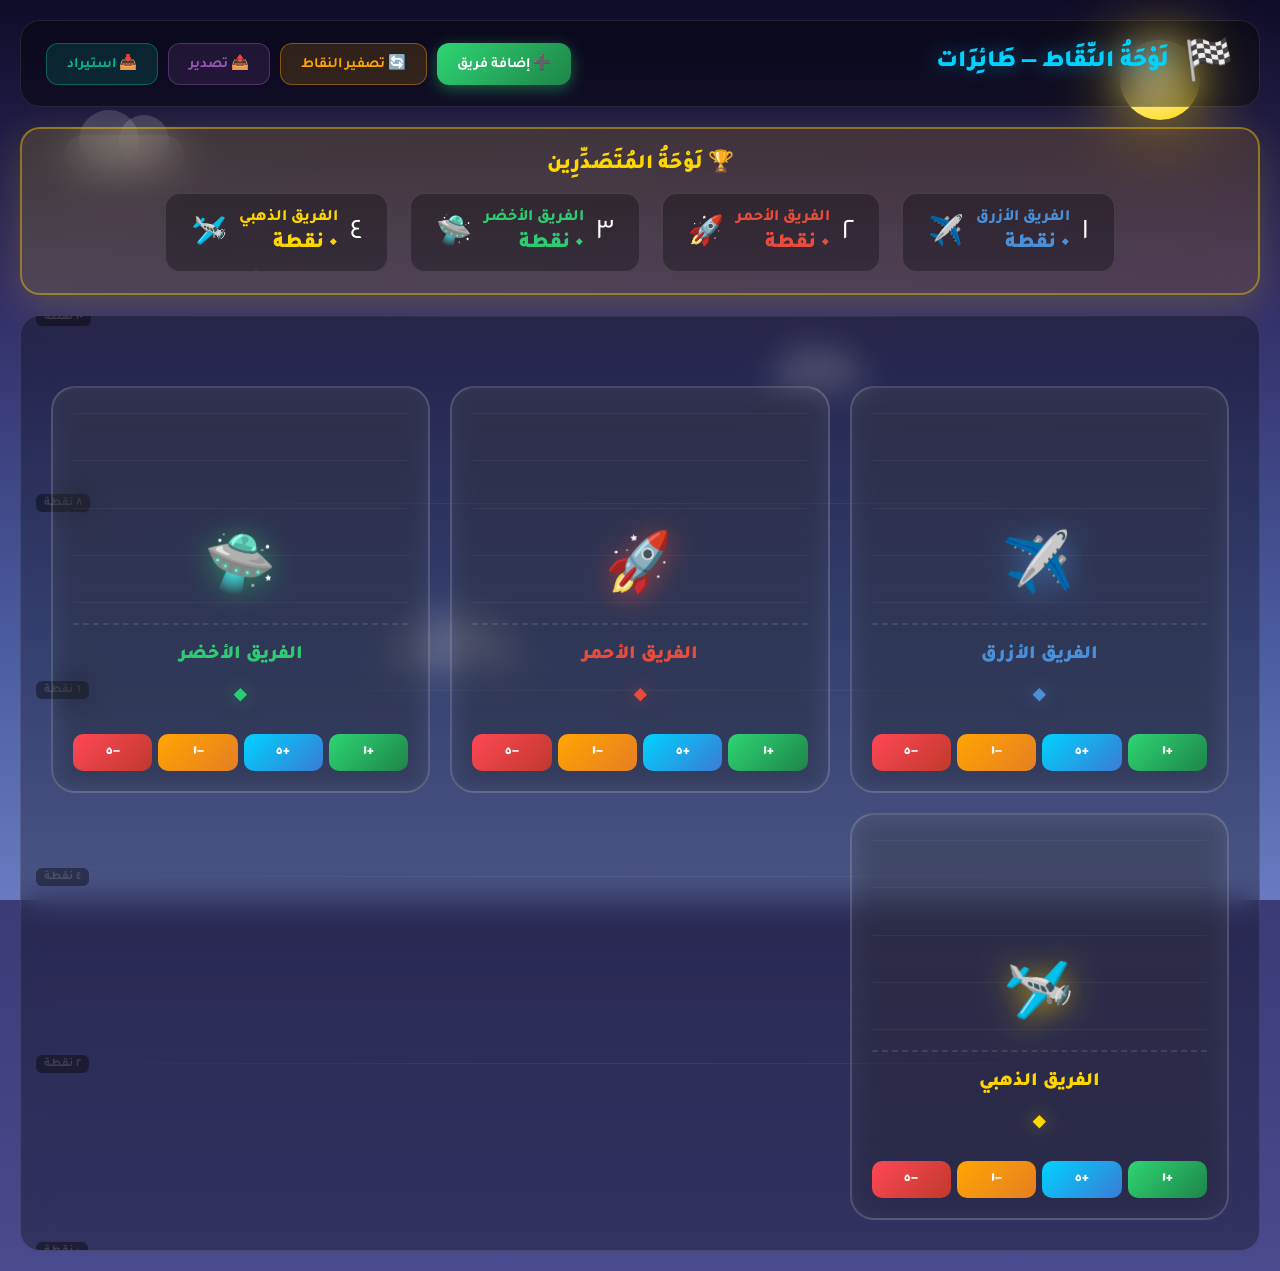
<file: games/scoreboard-jets/index.html>
<!DOCTYPE html>
<html lang="ar" dir="rtl">
<head>
<meta charset="UTF-8">
<meta name="viewport" content="width=device-width, initial-scale=1.0">
<title>لَوْحَةُ النِّقَاط — Papan Skor Jet</title>
<style>
  @import url('https://fonts.googleapis.com/css2?family=Tajawal:wght@400;500;700;800;900&family=Amiri:wght@400;700&display=swap');

  * { margin:0; padding:0; box-sizing:border-box; font-family:'Tajawal',sans-serif; }

  :root {
    --primary:#00d2ff;
    --primary-dark:#3a7bd5;
    --gold:#FFD700;
    --gold-dark:#FFA500;
    --success:#2ed573;
    --danger:#ff4757;
    --dark:#0f0c29;
    --dark-2:#302b63;
    --dark-3:#24243e;
    --text:#fff;
    --text-muted:#a0a0c0;
  }

  body {
    min-height:100vh;
    background:linear-gradient(180deg, #1a1a3e 0%, #2a2a5e 40%, #4a4a8e 100%);
    color:var(--text);
    overflow-x:hidden;
    position:relative;
  }

  /* ===== Sky Background ===== */
  .sky-bg {
    position:fixed;
    inset:0;
    z-index:0;
    overflow:hidden;
    background:linear-gradient(180deg, #0f0c29 0%, #302b63 30%, #4a5a9e 70%, #6a7ac0 100%);
  }

  /* Bintang */
  .stars {
    position:absolute;
    inset:0;
    background-image:
      radial-gradient(2px 2px at 20% 30%, white, transparent),
      radial-gradient(1px 1px at 60% 70%, white, transparent),
      radial-gradient(1px 1px at 50% 20%, white, transparent),
      radial-gradient(2px 2px at 80% 50%, rgba(255,255,255,0.8), transparent),
      radial-gradient(1px 1px at 30% 80%, white, transparent),
      radial-gradient(1px 1px at 90% 10%, white, transparent),
      radial-gradient(2px 2px at 15% 60%, white, transparent),
      radial-gradient(1px 1px at 70% 40%, rgba(255,255,255,0.6), transparent);
    animation:twinkle 4s ease-in-out infinite alternate;
  }
  @keyframes twinkle {
    0% { opacity:0.5; }
    100% { opacity:1; }
  }

  /* Bulan */
  .moon {
    position:absolute;
    top:40px;
    right:80px;
    width:80px;
    height:80px;
    border-radius:50%;
    background:radial-gradient(circle at 35% 35%, #fff8dc, #ffd700);
    box-shadow:0 0 60px rgba(255,215,0,0.6), 0 0 100px rgba(255,215,0,0.3);
    animation:moonGlow 4s ease-in-out infinite;
  }
  @keyframes moonGlow {
    0%,100% { box-shadow:0 0 60px rgba(255,215,0,0.6), 0 0 100px rgba(255,215,0,0.3); }
    50% { box-shadow:0 0 80px rgba(255,215,0,0.9), 0 0 130px rgba(255,215,0,0.5); }
  }

  /* Awan */
  .cloud {
    position:absolute;
    background:rgba(255,255,255,0.15);
    border-radius:50px;
    backdrop-filter:blur(2px);
  }
  .cloud::before,
  .cloud::after {
    content:'';
    position:absolute;
    background:inherit;
    border-radius:50%;
  }
  .cloud.c1 {
    width:120px; height:40px;
    top:15%; left:5%;
    animation:cloudDrift 40s linear infinite;
  }
  .cloud.c1::before { width:60px; height:60px; top:-25px; left:15px; }
  .cloud.c1::after { width:50px; height:50px; top:-20px; right:15px; }

  .cloud.c2 {
    width:100px; height:35px;
    top:40%; left:60%;
    animation:cloudDrift 55s linear infinite;
    animation-delay:-20s;
  }
  .cloud.c2::before { width:50px; height:50px; top:-22px; left:12px; }
  .cloud.c2::after { width:40px; height:40px; top:-18px; right:12px; }

  .cloud.c3 {
    width:140px; height:45px;
    top:70%; left:30%;
    animation:cloudDrift 60s linear infinite;
    animation-delay:-40s;
  }
  .cloud.c3::before { width:70px; height:70px; top:-28px; left:20px; }
  .cloud.c3::after { width:55px; height:55px; top:-22px; right:20px; }

  @keyframes cloudDrift {
    from { transform:translateX(-200px); }
    to { transform:translateX(calc(100vw + 200px)); }
  }

  /* ===== Container ===== */
  .container {
    position:relative;
    z-index:5;
    max-width:1600px;
    margin:0 auto;
    padding:20px;
    min-height:100vh;
    display:flex;
    flex-direction:column;
  }

  /* ===== Header ===== */
  .header {
    display:flex;
    justify-content:space-between;
    align-items:center;
    padding:15px 25px;
    background:rgba(0,0,0,0.4);
    backdrop-filter:blur(20px);
    border-radius:20px;
    border:1px solid rgba(255,255,255,0.1);
    margin-bottom:20px;
    flex-wrap:wrap;
    gap:15px;
  }

  .header-title {
    display:flex;
    align-items:center;
    gap:15px;
  }

  .header-title h1 {
    color:var(--primary);
    font-size:1.5rem;
    font-weight:900;
    text-shadow:0 0 20px rgba(0,210,255,0.5);
  }

  .header-title .flag {
    font-size:2.5rem;
    animation:flagWave 2s ease-in-out infinite;
  }

  @keyframes flagWave {
    0%,100% { transform:rotate(0deg); }
    50% { transform:rotate(-10deg); }
  }

  .header-actions {
    display:flex;
    gap:10px;
    flex-wrap:wrap;
  }

  .header-btn {
    padding:10px 20px;
    border:none;
    border-radius:12px;
    font-family:'Tajawal',sans-serif;
    font-size:0.9rem;
    font-weight:700;
    cursor:pointer;
    transition:all 0.3s;
    display:flex;
    align-items:center;
    gap:8px;
  }

  .header-btn.add {
    background:linear-gradient(135deg,var(--success),#1e8449);
    color:#fff;
    box-shadow:0 4px 15px rgba(46,213,115,0.4);
  }
  .header-btn.reset {
    background:rgba(255,167,2,0.15);
    color:#ffa502;
    border:1px solid rgba(255,167,2,0.4);
  }
  .header-btn.export {
    background:rgba(155,89,182,0.15);
    color:#9b59b6;
    border:1px solid rgba(155,89,182,0.4);
  }
  .header-btn.import {
    background:rgba(0,184,148,0.15);
    color:#00b894;
    border:1px solid rgba(0,184,148,0.4);
  }
  .header-btn:hover {
    transform:translateY(-2px);
    filter:brightness(1.15);
  }

  /* ===== Leaderboard ===== */
  .leaderboard {
    background:linear-gradient(135deg, rgba(255,215,0,0.15), rgba(255,165,0,0.15));
    backdrop-filter:blur(20px);
    border:2px solid rgba(255,215,0,0.4);
    border-radius:20px;
    padding:20px;
    margin-bottom:20px;
    box-shadow:0 10px 40px rgba(255,215,0,0.2);
  }

  .leaderboard-title {
    color:var(--gold);
    font-size:1.3rem;
    font-weight:900;
    text-align:center;
    margin-bottom:15px;
    display:flex;
    align-items:center;
    justify-content:center;
    gap:10px;
  }

  .leaderboard-list {
    display:flex;
    justify-content:center;
    gap:20px;
    flex-wrap:wrap;
  }

  .leaderboard-item {
    background:rgba(0,0,0,0.3);
    border-radius:16px;
    padding:15px 25px;
    display:flex;
    align-items:center;
    gap:12px;
    border:2px solid rgba(255,255,255,0.1);
    transition:all 0.5s;
    min-width:180px;
    position:relative;
    overflow:hidden;
  }

  .leaderboard-item.rank-1 {
    border-color:var(--gold);
    background:linear-gradient(135deg, rgba(255,215,0,0.2), rgba(255,165,0,0.2));
    box-shadow:0 0 30px rgba(255,215,0,0.4);
    transform:scale(1.08);
    animation:winnerPulse 2s ease-in-out infinite;
  }

  .leaderboard-item.rank-2 {
    border-color:#C0C0C0;
    background:linear-gradient(135deg, rgba(192,192,192,0.2), rgba(150,150,150,0.2));
  }

  .leaderboard-item.rank-3 {
    border-color:#CD7F32;
    background:linear-gradient(135deg, rgba(205,127,50,0.2), rgba(160,100,40,0.2));
  }

  @keyframes winnerPulse {
    0%,100% { box-shadow:0 0 30px rgba(255,215,0,0.4); }
    50% { box-shadow:0 0 50px rgba(255,215,0,0.8); }
  }

  .rank-badge {
    font-size:2rem;
    flex-shrink:0;
    animation:rankBounce 1s ease-in-out infinite;
  }

  @keyframes rankBounce {
    0%,100% { transform:translateY(0); }
    50% { transform:translateY(-5px); }
  }

  .leaderboard-info {
    flex:1;
  }

  .leaderboard-name {
    color:#fff;
    font-weight:800;
    font-size:1rem;
    margin-bottom:4px;
  }

  .leaderboard-score {
    color:var(--gold);
    font-weight:900;
    font-size:1.3rem;
  }

  .leaderboard-jet {
    font-size:1.8rem;
    animation:jetHover 2s ease-in-out infinite;
  }

  @keyframes jetHover {
    0%,100% { transform:translateY(0) rotate(0deg); }
    50% { transform:translateY(-5px) rotate(-5deg); }
  }

  /* ===== Scoreboard Area ===== */
  .scoreboard-area {
    flex:1;
    background:rgba(0,0,0,0.3);
    backdrop-filter:blur(15px);
    border:1px solid rgba(255,255,255,0.1);
    border-radius:20px;
    padding:30px;
    position:relative;
    overflow:hidden;
    min-height:500px;
  }

  /* Garis-garis ketinggian */
  .height-lines {
    position:absolute;
    inset:0;
    pointer-events:none;
  }

  .height-line {
    position:absolute;
    left:0;
    right:0;
    height:1px;
    background:linear-gradient(90deg, transparent, rgba(255,255,255,0.08), transparent);
    display:flex;
    align-items:center;
    padding-left:20px;
  }

  .height-line::before {
    content:attr(data-label);
    color:rgba(255,255,255,0.15);
    font-size:0.75rem;
    font-weight:700;
    position:absolute;
    left:15px;
    background:rgba(0,0,0,0.4);
    padding:2px 8px;
    border-radius:6px;
  }

  /* Grid kelompok */
  .teams-grid {
    display:grid;
    grid-template-columns:repeat(auto-fit, minmax(280px, 1fr));
    gap:20px;
    position:relative;
    z-index:2;
    padding-top:40px;
  }

  /* Kartu kelompok */
  .team-card {
    background:linear-gradient(180deg, rgba(255,255,255,0.08), rgba(255,255,255,0.03));
    backdrop-filter:blur(15px);
    border:2px solid rgba(255,255,255,0.15);
    border-radius:24px;
    padding:20px;
    position:relative;
    transition:all 0.5s cubic-bezier(0.34, 1.56, 0.64, 1);
    display:flex;
    flex-direction:column;
    min-height:400px;
    overflow:hidden;
  }

  .team-card:hover {
    transform:translateY(-5px);
    box-shadow:0 20px 50px rgba(0,0,0,0.4);
  }

  /* Pesawat terbang di kartu */
  .team-jet-area {
    flex:1;
    position:relative;
    display:flex;
    align-items:flex-end;
    justify-content:center;
    min-height:200px;
    margin-bottom:15px;
  }

  /* Garis langit untuk pesawat */
  .sky-zone {
    position:absolute;
    inset:0;
    display:flex;
    flex-direction:column;
    justify-content:space-between;
    padding:5px 0;
    pointer-events:none;
  }

  .sky-zone-line {
    height:1px;
    background:rgba(255,255,255,0.05);
    border-radius:1px;
  }

  /* Pesawat */
  .jet {
    font-size:3.5rem;
    transition:transform 1s cubic-bezier(0.34, 1.56, 0.64, 1),
               filter 0.5s;
    filter:drop-shadow(0 4px 15px rgba(0,210,255,0.6));
    animation:jetBob 3s ease-in-out infinite;
    position:relative;
    z-index:3;
    transform-origin:center;
  }

  @keyframes jetBob {
    0%,100% { transform:translateY(-50%) translateX(0) rotate(-5deg); }
    50% { transform:translateY(calc(-50% - 8px)) translateX(4px) rotate(-8deg); }
  }

  /* Trail pesawat */
  .jet-trail {
    position:absolute;
    right:100%;
    top:50%;
    height:4px;
    width:0;
    background:linear-gradient(90deg, transparent, rgba(0,210,255,0.8));
    border-radius:2px;
    transform:translateY(-50%);
    transition:width 0.5s;
    pointer-events:none;
  }

  .jet:hover .jet-trail,
  .team-card.active .jet-trail {
    width:60px;
  }

  /* Info kelompok */
  .team-info {
    text-align:center;
    padding-top:15px;
    border-top:2px dashed rgba(255,255,255,0.1);
  }

  .team-name {
    font-size:1.2rem;
    font-weight:900;
    margin-bottom:8px;
    display:flex;
    align-items:center;
    justify-content:center;
    gap:8px;
  }

  .team-name-edit {
    background:transparent;
    border:none;
    color:inherit;
    font-family:'Tajawal',sans-serif;
    font-size:inherit;
    font-weight:inherit;
    text-align:center;
    width:100%;
    cursor:pointer;
    padding:4px 8px;
    border-radius:8px;
    transition:all 0.2s;
  }
  .team-name-edit:hover {
    background:rgba(255,255,255,0.1);
  }
  .team-name-edit:focus {
    outline:none;
    background:rgba(255,255,255,0.15);
    cursor:text;
  }

  .team-score-display {
    font-size:2.5rem;
    font-weight:900;
    color:var(--gold);
    text-shadow:0 0 20px rgba(255,215,0,0.5);
    line-height:1;
    margin-bottom:15px;
    transition:transform 0.3s;
  }

  .team-score-display.bump {
    animation:scoreBump 0.5s;
  }

  @keyframes scoreBump {
    0%,100% { transform:scale(1); }
    50% { transform:scale(1.3); color:#fff; }
  }

  /* Tombol poin */
  .score-buttons {
    display:grid;
    grid-template-columns:repeat(4, 1fr);
    gap:6px;
    margin-top:10px;
  }

  .score-btn {
    padding:10px 6px;
    border:none;
    border-radius:10px;
    font-family:'Tajawal',sans-serif;
    font-size:0.85rem;
    font-weight:900;
    cursor:pointer;
    transition:all 0.2s;
    color:#fff;
    display:flex;
    align-items:center;
    justify-content:center;
    gap:2px;
  }

  .score-btn.plus-1 { background:linear-gradient(135deg, #2ed573, #1e8449); }
  .score-btn.plus-5 { background:linear-gradient(135deg, #00d2ff, #3a7bd5); }
  .score-btn.minus-1 { background:linear-gradient(135deg, #ffa502, #e67e22); }
  .score-btn.minus-5 { background:linear-gradient(135deg, #ff4757, #c0392b); }

  .score-btn:hover {
    transform:translateY(-2px) scale(1.05);
    filter:brightness(1.15);
    box-shadow:0 6px 20px rgba(0,0,0,0.3);
  }

  .score-btn:active {
    transform:translateY(0) scale(0.98);
  }

  /* Tombol hapus */
  .team-delete {
    position:absolute;
    top:10px;
    left:10px;
    width:30px;
    height:30px;
    border-radius:50%;
    background:rgba(255,71,87,0.2);
    border:1px solid rgba(255,71,87,0.5);
    color:#ff4757;
    font-size:1rem;
    font-weight:900;
    cursor:pointer;
    transition:all 0.2s;
    display:flex;
    align-items:center;
    justify-content:center;
    z-index:5;
    opacity:0;
    pointer-events:none;
  }

  .team-card:hover .team-delete {
    opacity:1;
    pointer-events:auto;
  }

  .team-delete:hover {
    background:var(--danger);
    color:#fff;
    transform:rotate(90deg) scale(1.1);
  }

  /* Tombol edit jet */
  .team-edit-jet {
    position:absolute;
    top:10px;
    right:10px;
    width:30px;
    height:30px;
    border-radius:50%;
    background:rgba(0,210,255,0.2);
    border:1px solid rgba(0,210,255,0.5);
    color:var(--primary);
    font-size:0.9rem;
    cursor:pointer;
    transition:all 0.2s;
    display:flex;
    align-items:center;
    justify-content:center;
    z-index:5;
    opacity:0;
    pointer-events:none;
  }

  .team-card:hover .team-edit-jet {
    opacity:1;
    pointer-events:auto;
  }

  .team-edit-jet:hover {
    background:var(--primary);
    color:#fff;
    transform:scale(1.1);
  }

  /* Empty state */
  .empty-state {
    grid-column:1/-1;
    text-align:center;
    padding:80px 20px;
    color:var(--text-muted);
  }

  .empty-state-icon {
    font-size:5rem;
    margin-bottom:20px;
    display:block;
    opacity:0.5;
    animation:jetHover 3s ease-in-out infinite;
  }

  .empty-state h3 {
    color:var(--text);
    font-size:1.5rem;
    margin-bottom:10px;
  }

  .empty-state p {
    font-size:1rem;
    line-height:1.6;
  }

  /* ===== Modal ===== */
  .modal {
    position:fixed;
    inset:0;
    background:rgba(0,0,0,0.85);
    backdrop-filter:blur(10px);
    display:none;
    justify-content:center;
    align-items:center;
    z-index:500;
    padding:20px;
    overflow-y:auto;
  }
  .modal.show { display:flex; animation:fadeIn 0.3s; }

  @keyframes fadeIn {
    from { opacity:0; }
    to { opacity:1; }
  }

  .modal-content {
    background:linear-gradient(135deg, #2a2a5e, #1a1a3e);
    border:2px solid rgba(0,210,255,0.3);
    border-radius:24px;
    padding:30px;
    max-width:550px;
    width:100%;
    max-height:90vh;
    overflow-y:auto;
    animation:modalIn 0.4s cubic-bezier(0.34, 1.56, 0.64, 1);
  }

  @keyframes modalIn {
    from { transform:scale(0.9) translateY(20px); opacity:0; }
    to { transform:scale(1) translateY(0); opacity:1; }
  }

  .modal-title {
    color:var(--primary);
    font-size:1.5rem;
    font-weight:900;
    text-align:center;
    margin-bottom:20px;
  }

  .modal-close {
    position:absolute;
    top:15px;
    left:15px;
    width:35px;
    height:35px;
    border-radius:50%;
    background:rgba(255,255,255,0.1);
    border:none;
    color:#fff;
    font-size:1.2rem;
    cursor:pointer;
    display:flex;
    align-items:center;
    justify-content:center;
    transition:all 0.3s;
  }

  .modal-close:hover {
    background:var(--danger);
    transform:rotate(90deg);
  }

  .modal-content {
    position:relative;
  }

  /* Form */
  .form-group {
    margin-bottom:15px;
  }

  .form-group label {
    display:block;
    color:var(--text-muted);
    font-size:0.9rem;
    font-weight:700;
    margin-bottom:8px;
  }

  .form-group input,
  .form-group select {
    width:100%;
    padding:12px 16px;
    border-radius:12px;
    border:2px solid rgba(255,255,255,0.15);
    background:rgba(255,255,255,0.08);
    color:var(--text);
    font-family:'Tajawal',sans-serif;
    font-size:1rem;
    font-weight:700;
    transition:all 0.3s;
  }

  .form-group input:focus,
  .form-group select:focus {
    outline:none;
    border-color:var(--primary);
    background:rgba(0,210,255,0.1);
  }

  /* Emoji picker */
  .emoji-grid {
    display:grid;
    grid-template-columns:repeat(8, 1fr);
    gap:8px;
    margin-top:8px;
  }

  .emoji-btn {
    aspect-ratio:1;
    border:2px solid rgba(255,255,255,0.1);
    border-radius:10px;
    background:rgba(255,255,255,0.05);
    font-size:1.5rem;
    cursor:pointer;
    transition:all 0.2s;
    display:flex;
    align-items:center;
    justify-content:center;
  }

  .emoji-btn:hover {
    background:rgba(0,210,255,0.2);
    border-color:var(--primary);
    transform:scale(1.1);
  }

  .emoji-btn.selected {
    background:linear-gradient(135deg, rgba(0,210,255,0.3), rgba(58,123,213,0.3));
    border-color:var(--primary);
    box-shadow:0 0 15px rgba(0,210,255,0.5);
    transform:scale(1.05);
  }

  /* Color picker */
  .color-grid {
    display:grid;
    grid-template-columns:repeat(8, 1fr);
    gap:8px;
    margin-top:8px;
  }

  .color-btn {
    aspect-ratio:1;
    border:3px solid rgba(255,255,255,0.15);
    border-radius:12px;
    cursor:pointer;
    transition:all 0.2s;
    position:relative;
  }

  .color-btn:hover {
    transform:scale(1.15);
    border-color:#fff;
  }

  .color-btn.selected {
    border-color:#fff;
    box-shadow:0 0 15px currentColor;
    transform:scale(1.1);
  }

  .color-btn.selected::after {
    content:'✓';
    position:absolute;
    inset:0;
    display:flex;
    align-items:center;
    justify-content:center;
    color:#fff;
    font-weight:900;
    font-size:1.2rem;
    text-shadow:0 0 5px rgba(0,0,0,0.8);
  }

  /* Modal buttons */
  .modal-actions {
    display:flex;
    gap:10px;
    margin-top:20px;
  }

  .modal-btn {
    flex:1;
    padding:14px 20px;
    border:none;
    border-radius:14px;
    font-family:'Tajawal',sans-serif;
    font-size:1rem;
    font-weight:800;
    cursor:pointer;
    transition:all 0.3s;
  }

  .modal-btn.save {
    background:linear-gradient(135deg, var(--success), #1e8449);
    color:#fff;
    box-shadow:0 8px 25px rgba(46,213,115,0.4);
  }

  .modal-btn.save:hover {
    transform:translateY(-2px);
    box-shadow:0 12px 30px rgba(46,213,115,0.6);
  }

  .modal-btn.cancel {
    background:rgba(255,255,255,0.1);
    color:var(--text);
    border:2px solid rgba(255,255,255,0.15);
  }

  .modal-btn.cancel:hover {
    background:rgba(255,255,255,0.2);
  }

  /* Toast */
  .toast {
    position:fixed;
    bottom:30px;
    left:50%;
    transform:translateX(-50%) translateY(100px);
    background:rgba(0,0,0,0.9);
    color:#fff;
    padding:14px 28px;
    border-radius:50px;
    font-weight:700;
    border:2px solid var(--primary);
    z-index:2000;
    opacity:0;
    transition:all 0.4s;
    font-size:0.95rem;
  }

  .toast.show {
    transform:translateX(-50%) translateY(0);
    opacity:1;
  }

  .toast.success { border-color:var(--success); color:var(--success); }
  .toast.error { border-color:var(--danger); color:var(--danger); }
  .toast.info { border-color:var(--primary); color:var(--primary); }

  /* Confetti */
  .confetti {
    position:fixed;
    width:12px;
    height:12px;
    top:-20px;
    z-index:999;
    animation:confettiFall 4s linear forwards;
    pointer-events:none;
  }

  @keyframes confettiFall {
    0% { transform:translateY(0) rotate(0deg); opacity:1; }
    100% { transform:translateY(100vh) rotate(720deg); opacity:0; }
  }

  /* Score popup */
  .score-popup {
    position:fixed;
    color:var(--gold);
    font-size:2.5rem;
    font-weight:900;
    z-index:3000;
    pointer-events:none;
    animation:scorePopup 1.2s ease-out forwards;
    text-shadow:0 0 30px rgba(255,215,0,0.8);
  }

  .score-popup.negative {
    color:var(--danger);
    text-shadow:0 0 30px rgba(255,71,87,0.8);
  }

  @keyframes scorePopup {
    0% { transform:translate(-50%, 0) scale(0.5); opacity:0; }
    30% { transform:translate(-50%, -30px) scale(1.3); opacity:1; }
    100% { transform:translate(-50%, -120px) scale(1); opacity:0; }
  }

  /* Responsive */
  @media (max-width:768px) {
    .header { flex-direction:column; align-items:stretch; }
    .header-title { justify-content:center; }
    .header-actions { justify-content:center; }
    .teams-grid { grid-template-columns:1fr; }
    .leaderboard-list { flex-direction:column; align-items:center; }
    .leaderboard-item { min-width:auto; width:100%; max-width:350px; }
    .emoji-grid { grid-template-columns:repeat(6, 1fr); }
  }
</style>
</head>
<body>

<!-- Sky Background -->
<div class="sky-bg">
  <div class="stars"></div>
  <div class="moon"></div>
  <div class="cloud c1"></div>
  <div class="cloud c2"></div>
  <div class="cloud c3"></div>
</div>

<div class="container">

  <!-- Header -->
  <div class="header">
    <div class="header-title">
      <span class="flag">🏁</span>
      <h1>لَوْحَةُ النِّقَاط — طَائِرَات</h1>
    </div>
    <div class="header-actions">
      <button class="header-btn add" id="addTeamBtn">
        ➕ إضافة فريق
      </button>
      <button class="header-btn reset" id="resetScoresBtn">
        🔄 تصفير النقاط
      </button>
      <button class="header-btn export" id="exportBtn">
        📤 تصدير
      </button>
      <button class="header-btn import" id="importBtn">
        📥 استيراد
      </button>
    </div>
  </div>

  <!-- Leaderboard -->
  <div class="leaderboard" id="leaderboard" style="display:none;">
    <div class="leaderboard-title">
      🏆 لَوْحَةُ المُتَصَدِّرِين
    </div>
    <div class="leaderboard-list" id="leaderboardList"></div>
  </div>

  <!-- Scoreboard Area -->
  <div class="scoreboard-area">
    <div class="height-lines" id="heightLines"></div>
    <div class="teams-grid" id="teamsGrid"></div>
  </div>

</div>

<!-- ===== Modal: Add/Edit Team ===== -->
<div class="modal" id="teamModal">
  <div class="modal-content">
    <button class="modal-close" id="closeTeamModal">&times;</button>

    <div class="modal-title" id="modalTitle">➕ إضافة فريق جديد</div>

    <!-- Team name -->
    <div class="form-group">
      <label>📝 اسم الفريق</label>
      <input type="text" id="teamNameInput" placeholder="مثال: الفريق الأزرق" maxlength="25">
    </div>

    <!-- Jet emoji picker -->
    <div class="form-group">
      <label>✈️ اختر الطائرة</label>
      <div class="emoji-grid" id="emojiGrid"></div>
    </div>

    <!-- Color picker -->
    <div class="form-group">
      <label>🎨 اختر اللون</label>
      <div class="color-grid" id="colorGrid"></div>
    </div>

    <!-- Actions -->
    <div class="modal-actions">
      <button class="modal-btn cancel" id="cancelTeamBtn">إلغاء</button>
      <button class="modal-btn save" id="saveTeamBtn">💾 حفظ</button>
    </div>
  </div>
</div>

<!-- Toast -->
<div class="toast" id="toast"></div>

<script>
/* ============================================================
   CONSTANTS
============================================================ */
const JET_EMOJIS = [
  '✈️', '🛩️', '🚀', '🛸', '🛰️', '🚁', '🛫', '🛬',
  '💺', '🎈', '🪂', '🎯', '⭐', '🔥', '⚡', '🌟',
  '🦅', '🐦', '🦆', '🦉', '🐉', '🦄', '🐺', '🦁'
];

const TEAM_COLORS = [
  { name: 'أزرق',    value: '#4A90D9' },
  { name: 'أحمر',    value: '#E74C3C' },
  { name: 'أخضر',    value: '#2ecc71' },
  { name: 'أصفر',    value: '#f1c40f' },
  { name: 'بنفسجي',  value: '#9b59b6' },
  { name: 'برتقالي', value: '#e67e22' },
  { name: 'وردي',    value: '#fd79a8' },
  { name: 'سماوي',   value: '#00d2ff' },
  { name: 'ذهبي',    value: '#FFD700' },
  { name: 'أرجواني', value: '#8e44ad' },
  { name: 'فيروزي',  value: '#1abc9c' },
  { name: 'أحمر داكن', value: '#c0392b' },
  { name: 'أزرق داكن', value: '#2c3e50' },
  { name: 'رمادي',   value: '#7f8c8d' },
  { name: 'بني',     value: '#8B4513' },
  { name: 'كحلي',    value: '#1a1a3e' }
];

const STORAGE_KEY = 'arab_scoreboard_jets_data';

/* ============================================================
   DEFAULT TEAMS
============================================================ */
const DEFAULT_TEAMS = [
  { id: 'team_a',  name: 'الفريق الأزرق',  jet: '✈️', color: '#4A90D9', score: 0 },
  { id: 'team_b',  name: 'الفريق الأحمر',  jet: '🚀', color: '#E74C3C', score: 0 },
  { id: 'team_c',  name: 'الفريق الأخضر',  jet: '🛸', color: '#2ecc71', score: 0 },
  { id: 'team_d',  name: 'الفريق الذهبي',  jet: '🛩️', color: '#FFD700', score: 0 },
];

/* ============================================================
   STATE
============================================================ */
const state = {
  teams: [],
  editingTeamId: null,
  selectedEmoji: '✈️',
  selectedColor: '#4A90D9',
};

/* ============================================================
   STORAGE
============================================================ */
function loadTeams() {
  try {
    const saved = localStorage.getItem(STORAGE_KEY);
    if (saved) {
      const parsed = JSON.parse(saved);
      if (Array.isArray(parsed)) return parsed;
    }
  } catch (e) {}
  return JSON.parse(JSON.stringify(DEFAULT_TEAMS));
}

function saveTeams() {
  try {
    localStorage.setItem(STORAGE_KEY, JSON.stringify(state.teams));
  } catch (e) {
    toast('⚠️ فشل الحفظ', 'error');
  }
}

/* ============================================================
   HELPERS
============================================================ */
function toArabic(num) {
  const d = ['٠','١','٢','٣','٤','٥','٦','٧','٨','٩'];
  return String(num).split('').map(x => d[parseInt(x)] || x).join('');
}

function toast(msg, type = '') {
  const el = document.getElementById('toast');
  el.textContent = msg;
  el.className = 'toast show ' + type;
  setTimeout(() => el.classList.remove('show'), 2500);
}

function generateId() {
  return 'team_' + Date.now() + '_' + Math.random().toString(36).slice(2, 7);
}

function hexToRgba(hex, alpha) {
  const r = parseInt(hex.slice(1, 3), 16);
  const g = parseInt(hex.slice(3, 5), 16);
  const b = parseInt(hex.slice(5, 7), 16);
  return `rgba(${r}, ${g}, ${b}, ${alpha})`;
}

/* ============================================================
   RENDER: Height Lines
============================================================ */
function renderHeightLines(maxScore) {
  const container = document.getElementById('heightLines');
  container.innerHTML = '';

  // Buat 5 garis ketinggian
  const steps = 5;
  for (let i = steps; i >= 0; i--) {
    const line = document.createElement('div');
    line.className = 'height-line';
    const percent = (i / steps) * 100;
    line.style.top = `${100 - percent}%`;
    const scoreVal = Math.round((i / steps) * maxScore);
    line.dataset.label = `${toArabic(scoreVal)} نقطة`;
    container.appendChild(line);
  }
}

/* ============================================================
   RENDER: Teams Grid
============================================================ */
function renderTeams() {
  const grid = document.getElementById('teamsGrid');
  grid.innerHTML = '';

  if (state.teams.length === 0) {
    grid.innerHTML = `
      <div class="empty-state">
        <span class="empty-state-icon">✈️</span>
        <h3>لا توجد فرق بعد</h3>
        <p>اضغط على "إضافة فريق" لبدء اللعبة</p>
      </div>
    `;
    return;
  }

  const maxScore = Math.max(...state.teams.map(t => t.score), 10);

  state.teams.forEach(team => {
    const card = document.createElement('div');
    card.className = 'team-card';
    card.dataset.teamId = team.id;

    // Hitung ketinggian pesawat (0% = bawah, 100% = atas)
    const heightPercent = Math.min(100, Math.max(0, (team.score / maxScore) * 100));

    card.innerHTML = `
      <button class="team-delete" data-team-id="${team.id}" title="حذف الفريق">✖</button>
      <button class="team-edit-jet" data-team-id="${team.id}" title="تعديل الطائرة">✏️</button>

      <div class="team-jet-area">
        <div class="sky-zone">
          ${Array(5).fill('<div class="sky-zone-line"></div>').join('')}
        </div>
        <div class="jet" style="
          color: ${team.color};
          filter: drop-shadow(0 4px 15px ${hexToRgba(team.color, 0.6)});
          transform: translateY(${-heightPercent}%) rotate(-5deg);
        ">
          <div class="jet-trail" style="
            background: linear-gradient(90deg, transparent, ${hexToRgba(team.color, 0.8)});
          "></div>
          ${team.jet}
        </div>
      </div>

      <div class="team-info">
        <div class="team-name" style="color: ${team.color};">
          <input
            type="text"
            class="team-name-edit"
            value="${team.name}"
            data-team-id="${team.id}"
            maxlength="25"
          >
        </div>
        <div class="team-score-display" id="score-${team.id}" style="color: ${team.color}; text-shadow: 0 0 20px ${hexToRgba(team.color, 0.5)};">
          ${toArabic(team.score)}
        </div>
        <div class="score-buttons">
          <button class="score-btn plus-1"   data-team-id="${team.id}" data-delta="1">+١</button>
          <button class="score-btn plus-5"   data-team-id="${team.id}" data-delta="5">+٥</button>
          <button class="score-btn minus-1"  data-team-id="${team.id}" data-delta="-1">−١</button>
          <button class="score-btn minus-5"  data-team-id="${team.id}" data-delta="-5">−٥</button>
        </div>
      </div>
    `;

    grid.appendChild(card);
  });

  // Attach event listeners
  document.querySelectorAll('.score-btn').forEach(btn => {
    btn.addEventListener('click', () => {
      const teamId = btn.dataset.teamId;
      const delta = parseInt(btn.dataset.delta);
      changeScore(teamId, delta);
    });
  });

  document.querySelectorAll('.team-delete').forEach(btn => {
    btn.addEventListener('click', () => {
      const teamId = btn.dataset.teamId;
      deleteTeam(teamId);
    });
  });

  document.querySelectorAll('.team-edit-jet').forEach(btn => {
    btn.addEventListener('click', () => {
      const teamId = btn.dataset.teamId;
      openEditJetModal(teamId);
    });
  });

  document.querySelectorAll('.team-name-edit').forEach(input => {
    input.addEventListener('change', () => {
      const teamId = input.dataset.teamId;
      const team = state.teams.find(t => t.id === teamId);
      if (team) {
        team.name = input.value.trim() || team.name;
        saveTeams();
        updateLeaderboard();
      }
    });
    input.addEventListener('keydown', (e) => {
      if (e.key === 'Enter') input.blur();
    });
  });
}

/* ============================================================
   CHANGE SCORE
============================================================ */
function changeScore(teamId, delta) {
  const team = state.teams.find(t => t.id === teamId);
  if (!team) return;

  const oldScore = team.score;
  team.score = Math.max(0, team.score + delta);

  // Kalau tidak ada perubahan (sudah 0 dan mau kurangi)
  if (oldScore === team.score && delta < 0) {
    toast('⚠️ النقاط لا يمكن أن تكون أقل من صفر', 'error');
    return;
  }

  saveTeams();

  // Animasi bump di skor
  const scoreEl = document.getElementById(`score-${teamId}`);
  if (scoreEl) {
    scoreEl.classList.remove('bump');
    void scoreEl.offsetWidth;
    scoreEl.classList.add('bump');
  }

  // Score popup
  const card = document.querySelector(`[data-team-id="${teamId}"]`);
  if (card) {
    const rect = card.getBoundingClientRect();
    showScorePopup(
      (delta > 0 ? '+' : '') + toArabic(Math.abs(delta)),
      rect.left + rect.width / 2,
      rect.top + rect.height / 2,
      delta < 0
    );
  }

  // Sound effect
  if (delta > 0) playSound('correct');
  else playSound('wrong');

  // Confetti kalau naik banyak
  if (delta >= 5) launchConfetti(30);

  // Re-render + update leaderboard
  renderTeams();
  updateLeaderboard();
}

/* ============================================================
   SHOW SCORE POPUP
============================================================ */
function showScorePopup(text, x, y, isNegative = false) {
  const popup = document.createElement('div');
  popup.className = 'score-popup' + (isNegative ? ' negative' : '');
  popup.textContent = text;
  popup.style.left = x + 'px';
  popup.style.top = y + 'px';
  document.body.appendChild(popup);
  setTimeout(() => popup.remove(), 1200);
}

/* ============================================================
   LEADERBOARD
============================================================ */
function updateLeaderboard() {
  const leaderboard = document.getElementById('leaderboard');
  const list = document.getElementById('leaderboardList');

  if (state.teams.length === 0) {
    leaderboard.style.display = 'none';
    return;
  }

  leaderboard.style.display = 'block';

  // Sort by score desc
  const sorted = [...state.teams].sort((a, b) => b.score - a.score);

  list.innerHTML = '';
  sorted.forEach((team, idx) => {
    const rank = idx + 1;
    let rankIcon = '';
    let rankClass = '';
    if (rank === 1 && team.score > 0) { rankIcon = '🥇'; rankClass = 'rank-1'; }
    else if (rank === 2 && team.score > 0) { rankIcon = '🥈'; rankClass = 'rank-2'; }
    else if (rank === 3 && team.score > 0) { rankIcon = '🥉'; rankClass = 'rank-3'; }
    else { rankIcon = toArabic(rank); }

    const item = document.createElement('div');
    item.className = `leaderboard-item ${rankClass}`;
    item.innerHTML = `
      <div class="rank-badge">${rankIcon}</div>
      <div class="leaderboard-info">
        <div class="leaderboard-name" style="color: ${team.color};">${team.name}</div>
        <div class="leaderboard-score" style="color: ${team.color};">
          ${toArabic(team.score)} نقطة
        </div>
      </div>
      <div class="leaderboard-jet">${team.jet}</div>
    `;
    list.appendChild(item);
  });
}

/* ============================================================
   ADD TEAM
============================================================ */
const teamModal = document.getElementById('teamModal');
const teamNameInput = document.getElementById('teamNameInput');
const emojiGrid = document.getElementById('emojiGrid');
const colorGrid = document.getElementById('colorGrid');
const modalTitle = document.getElementById('modalTitle');

function renderEmojiPicker() {
  emojiGrid.innerHTML = '';
  JET_EMOJIS.forEach(emoji => {
    const btn = document.createElement('button');
    btn.className = 'emoji-btn';
    btn.textContent = emoji;
    btn.dataset.emoji = emoji;
    if (emoji === state.selectedEmoji) btn.classList.add('selected');
    btn.addEventListener('click', () => {
      state.selectedEmoji = emoji;
      document.querySelectorAll('.emoji-btn').forEach(b => b.classList.remove('selected'));
      btn.classList.add('selected');
    });
    emojiGrid.appendChild(btn);
  });
}

function renderColorPicker() {
  colorGrid.innerHTML = '';
  TEAM_COLORS.forEach(color => {
    const btn = document.createElement('button');
    btn.className = 'color-btn';
    btn.style.background = color.value;
    btn.style.color = color.value;
    btn.dataset.color = color.value;
    btn.title = color.name;
    if (color.value === state.selectedColor) btn.classList.add('selected');
    btn.addEventListener('click', () => {
      state.selectedColor = color.value;
      document.querySelectorAll('.color-btn').forEach(b => b.classList.remove('selected'));
      btn.classList.add('selected');
    });
    colorGrid.appendChild(btn);
  });
}

function openAddTeamModal() {
  state.editingTeamId = null;
  state.selectedEmoji = '✈️';
  state.selectedColor = '#4A90D9';
  teamNameInput.value = '';
  modalTitle.textContent = '➕ إضافة فريق جديد';
  renderEmojiPicker();
  renderColorPicker();
  teamModal.classList.add('show');
  setTimeout(() => teamNameInput.focus(), 200);
}

function openEditJetModal(teamId) {
  const team = state.teams.find(t => t.id === teamId);
  if (!team) return;

  state.editingTeamId = teamId;
  state.selectedEmoji = team.jet;
  state.selectedColor = team.color;
  teamNameInput.value = team.name;
  modalTitle.textContent = '✏️ تعديل الفريق';
  renderEmojiPicker();
  renderColorPicker();
  teamModal.classList.add('show');
}

function saveTeam() {
  const name = teamNameInput.value.trim();
  if (!name) {
    toast('⚠️ اكتب اسم الفريق', 'error');
    teamNameInput.focus();
    return;
  }

  if (state.editingTeamId) {
    // Edit mode
    const team = state.teams.find(t => t.id === state.editingTeamId);
    if (team) {
      team.name = name;
      team.jet = state.selectedEmoji;
      team.color = state.selectedColor;
    }
    toast('✅ تم التحديث', 'success');
  } else {
    // Add mode
    const newTeam = {
      id: generateId(),
      name,
      jet: state.selectedEmoji,
      color: state.selectedColor,
      score: 0,
    };
    state.teams.push(newTeam);
    toast('✅ تمت الإضافة', 'success');
  }

  saveTeams();
  renderTeams();
  updateLeaderboard();
  teamModal.classList.remove('show');
}

document.getElementById('addTeamBtn').addEventListener('click', openAddTeamModal);
document.getElementById('saveTeamBtn').addEventListener('click', saveTeam);
document.getElementById('cancelTeamBtn').addEventListener('click', () => teamModal.classList.remove('show'));
document.getElementById('closeTeamModal').addEventListener('click', () => teamModal.classList.remove('show'));

teamModal.addEventListener('click', (e) => {
  if (e.target === teamModal) teamModal.classList.remove('show');
});

/* ============================================================
   DELETE TEAM
============================================================ */
function deleteTeam(teamId) {
  const team = state.teams.find(t => t.id === teamId);
  if (!team) return;

  if (confirm(`حذف "${team.name}"؟`)) {
    state.teams = state.teams.filter(t => t.id !== teamId);
    saveTeams();
    renderTeams();
    updateLeaderboard();
    toast('🗑️ تم الحذف', 'success');
  }
}

/* ============================================================
   RESET SCORES
============================================================ */
document.getElementById('resetScoresBtn').addEventListener('click', () => {
  if (state.teams.length === 0) return;
  if (confirm('تصفير جميع النقاط؟ (لن يتم حذف الفرق)')) {
    state.teams.forEach(t => t.score = 0);
    saveTeams();
    renderTeams();
    updateLeaderboard();
    toast('🔄 تم تصفير النقاط', 'success');
  }
});

/* ============================================================
   EXPORT / IMPORT
============================================================ */
document.getElementById('exportBtn').addEventListener('click', () => {
  const blob = new Blob([JSON.stringify(state.teams, null, 2)], { type: 'application/json' });
  const url = URL.createObjectURL(blob);
  const a = document.createElement('a');
  a.href = url;
  a.download = 'scoreboard-teams.json';
  a.click();
  URL.revokeObjectURL(url);
  toast('📤 تم التصدير', 'success');
});

document.getElementById('importBtn').addEventListener('click', () => {
  const input = document.createElement('input');
  input.type = 'file';
  input.accept = '.json,application/json';
  input.onchange = (e) => {
    const file = e.target.files[0];
    if (!file) return;
    const reader = new FileReader();
    reader.onload = (ev) => {
      try {
        const data = JSON.parse(ev.target.result);
        if (!Array.isArray(data)) throw new Error('bad');
        state.teams = data;
        saveTeams();
        renderTeams();
        updateLeaderboard();
        toast('📥 تم الاستيراد', 'success');
      } catch (err) {
        toast('⚠️ فشل الاستيراد', 'error');
      }
    };
    reader.readAsText(file);
  };
  input.click();
});

/* ============================================================
   SOUND EFFECT
============================================================ */
function playSound(type) {
  try {
    const audioCtx = new (window.AudioContext || window.webkitAudioContext)();
    const osc = audioCtx.createOscillator();
    const gain = audioCtx.createGain();

    if (type === 'correct') {
      osc.frequency.setValueAtTime(523.25, audioCtx.currentTime);
      osc.frequency.setValueAtTime(783.99, audioCtx.currentTime + 0.1);
      osc.type = 'sine';
    } else {
      osc.frequency.setValueAtTime(392, audioCtx.currentTime);
      osc.frequency.setValueAtTime(261.63, audioCtx.currentTime + 0.1);
      osc.type = 'sawtooth';
    }

    gain.gain.setValueAtTime(0.1, audioCtx.currentTime);
    gain.gain.exponentialRampToValueAtTime(0.001, audioCtx.currentTime + 0.3);

    osc.connect(gain);
    gain.connect(audioCtx.destination);
    osc.start();
    osc.stop(audioCtx.currentTime + 0.3);
  } catch (e) {}
}

/* ============================================================
   CONFETTI
============================================================ */
function launchConfetti(count = 50) {
  const colors = ['#FFD700', '#FF6B6B', '#4ECDC4', '#95E1D3', '#F38181', '#AA96DA'];
  for (let i = 0; i < count; i++) {
    setTimeout(() => {
      const c = document.createElement('div');
      c.className = 'confetti';
      c.style.left = Math.random() * 100 + 'vw';
      c.style.background = colors[Math.floor(Math.random() * colors.length)];
      c.style.animationDelay = Math.random() * 0.5 + 's';
      c.style.animationDuration = (3 + Math.random() * 2) + 's';
      c.style.borderRadius = Math.random() > 0.5 ? '50%' : '0';
      document.body.appendChild(c);
      setTimeout(() => c.remove(), 5000);
    }, i * 30);
  }
}

/* ============================================================
   KEYBOARD SHORTCUTS
============================================================ */
document.addEventListener('keydown', (e) => {
  if (teamModal.classList.contains('show')) return;
  if (e.target.tagName === 'INPUT') return;

  // 1-9: tambah poin ke tim tersebut
  const num = parseInt(e.key);
  if (num >= 1 && num <= 9 && state.teams[num - 1]) {
    changeScore(state.teams[num - 1].id, 1);
  }

  // Shift + 1-9: kurangi poin
  if (e.shiftKey && num >= 1 && num <= 9 && state.teams[num - 1]) {
    changeScore(state.teams[num - 1].id, -1);
  }
});

/* ============================================================
   INIT
============================================================ */
state.teams = loadTeams();
renderHeightLines(Math.max(...state.teams.map(t => t.score), 10));
renderTeams();
updateLeaderboard();

// Update height lines saat ada perubahan
const observer = new MutationObserver(() => {
  const maxScore = Math.max(...state.teams.map(t => t.score), 10);
  renderHeightLines(maxScore);
});
observer.observe(document.getElementById('teamsGrid'), { childList: true, subtree: true });
</script>
</body>
</html>
</file>
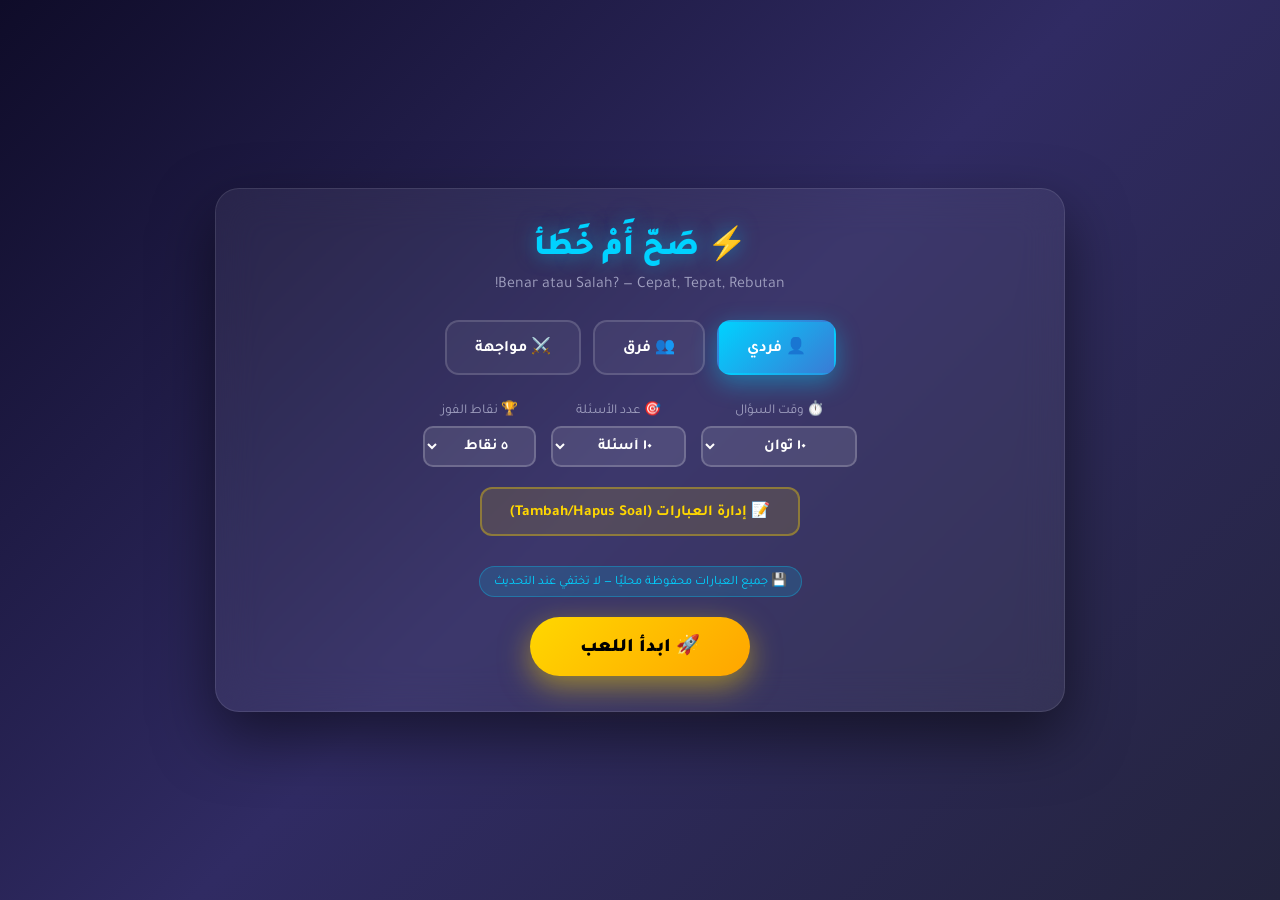
<file: games/true-false/index.html>
<!DOCTYPE html>
<html lang="ar" dir="rtl">
<head>
<meta charset="UTF-8">
<meta name="viewport" content="width=device-width, initial-scale=1.0">
<title>صَحّ أَمْ خَطَأ — Benar atau Salah</title>
<style>
  @import url('https://fonts.googleapis.com/css2?family=Tajawal:wght@400;500;700;800;900&family=Amiri:wght@400;700&display=swap');

  * { margin:0; padding:0; box-sizing:border-box; font-family:'Tajawal',sans-serif; }

  :root {
    --primary:#00d2ff;
    --primary-dark:#3a7bd5;
    --gold:#FFD700;
    --gold-dark:#FFA500;
    --success:#2ed573;
    --success-dark:#1e8449;
    --danger:#ff4757;
    --danger-dark:#c0392b;
    --dark:#0f0c29;
    --dark-2:#302b63;
    --dark-3:#24243e;
    --text:#fff;
    --text-muted:#a0a0c0;
  }

  body {
    min-height:100vh;
    background:linear-gradient(135deg,var(--dark),var(--dark-2),var(--dark-3));
    color:var(--text);
    overflow-x:hidden;
  }

  /* ===== Background ===== */
  .bg-animation {
    position:fixed; inset:0; z-index:0;
    overflow:hidden; pointer-events:none;
  }
  .bg-circle {
    position:absolute; border-radius:50%;
    filter:blur(80px); opacity:0.3;
    animation:floatCircle 20s ease-in-out infinite;
  }
  .bg-circle.c1 { width:400px; height:400px; background:var(--success); top:-100px; left:-100px; }
  .bg-circle.c2 { width:500px; height:500px; background:var(--danger); bottom:-150px; right:-150px; animation-delay:-5s; }
  .bg-circle.c3 { width:300px; height:300px; background:var(--gold); top:40%; left:50%; animation-delay:-10s; }
  @keyframes floatCircle {
    0%,100% { transform:translate(0,0) scale(1); }
    33% { transform:translate(100px,-50px) scale(1.1); }
    66% { transform:translate(-50px,100px) scale(0.9); }
  }

  /* ===== Setup Screen ===== */
  .setup-screen {
    position:fixed; inset:0;
    display:flex; justify-content:center; align-items:flex-start;
    z-index:200; padding:20px; overflow-y:auto;
    background:linear-gradient(135deg,var(--dark),var(--dark-2),var(--dark-3));
  }
  .setup-screen.hide { display:none; }

  .setup-card {
    background:rgba(255,255,255,0.06);
    backdrop-filter:blur(20px);
    border-radius:24px;
    padding:35px;
    max-width:850px; width:100%;
    border:1px solid rgba(255,255,255,0.1);
    box-shadow:0 25px 60px rgba(0,0,0,0.5);
    margin:auto;
  }

  .setup-title {
    color:var(--primary);
    font-size:2rem; font-weight:900;
    text-align:center; margin-bottom:8px;
    text-shadow:0 0 20px rgba(0,210,255,0.5);
  }
  .setup-sub { color:var(--text-muted); text-align:center; margin-bottom:25px; }

  /* Mode Selector */
  .mode-selector {
    display:flex; gap:12px; justify-content:center;
    margin-bottom:25px; flex-wrap:wrap;
  }
  .mode-btn {
    padding:14px 28px; border-radius:14px;
    border:2px solid rgba(255,255,255,0.15);
    background:rgba(255,255,255,0.05);
    color:var(--text);
    font-family:'Tajawal',sans-serif;
    font-weight:700; font-size:1rem;
    cursor:pointer; transition:all 0.3s;
  }
  .mode-btn:hover {
    background:rgba(0,210,255,0.15);
    border-color:rgba(0,210,255,0.5);
    transform:translateY(-2px);
  }
  .mode-btn.active {
    background:linear-gradient(135deg,var(--primary),var(--primary-dark));
    border-color:transparent;
    box-shadow:0 8px 25px rgba(0,210,255,0.4);
  }

  /* Team Inputs */
  .team-inputs {
    display:grid; grid-template-columns:1fr 1fr;
    gap:15px; margin-bottom:20px;
  }
  .team-inputs.hide { display:none; }
  @media (max-width:600px) { .team-inputs { grid-template-columns:1fr; } }

  .team-input-group {
    background:rgba(255,255,255,0.04);
    border-radius:14px; padding:15px;
    border:2px solid;
  }
  .team-input-group.a { border-color:#4A90D9; }
  .team-input-group.b { border-color:#E74C3C; }
  .team-input-group label {
    display:block; color:var(--text);
    font-weight:700; margin-bottom:8px; font-size:0.95rem;
  }
  .team-input-group input {
    width:100%; padding:10px 14px;
    border-radius:10px;
    border:2px solid rgba(255,255,255,0.2);
    background:rgba(255,255,255,0.1);
    color:var(--text); font-size:1rem;
    font-family:'Tajawal',sans-serif;
    text-align:center; font-weight:700;
  }
  .team-input-group input:focus { outline:none; border-color:var(--gold); }

  /* Settings */
  .settings-row {
    display:flex; justify-content:center;
    gap:15px; margin-bottom:20px; flex-wrap:wrap;
  }
  .setting-item label {
    display:block; color:var(--text-muted);
    font-size:0.85rem; margin-bottom:6px; text-align:center;
  }
  .setting-item select {
    padding:10px 18px; border-radius:10px;
    border:2px solid rgba(255,255,255,0.2);
    background:rgba(255,255,255,0.1);
    color:var(--text); font-family:'Tajawal',sans-serif;
    font-size:0.95rem; cursor:pointer; text-align:center;
    font-weight:700;
  }
  .setting-item select option { background:var(--dark-2); color:var(--text); }

  /* Editor Toggle */
  .editor-toggle {
    display:block; margin:15px auto;
    padding:12px 28px;
    background:rgba(255,215,0,0.12);
    border:2px solid rgba(255,215,0,0.35);
    border-radius:12px;
    color:var(--gold); font-weight:700;
    cursor:pointer; font-family:'Tajawal',sans-serif;
    font-size:0.95rem; transition:all 0.3s;
  }
  .editor-toggle:hover { background:rgba(255,215,0,0.25); transform:translateY(-2px); }

  /* Editor Panel */
  .editor-panel {
    display:none;
    background:rgba(0,0,0,0.25);
    border-radius:16px;
    padding:20px; margin-bottom:20px;
    text-align:right;
    max-height:500px; overflow-y:auto;
  }
  .editor-panel.show { display:block; }

  .editor-panel h3 {
    color:var(--gold); font-size:1.1rem;
    margin-bottom:12px;
    display:flex; justify-content:space-between;
    align-items:center; flex-wrap:wrap; gap:10px;
  }

  .editor-actions {
    display:flex; gap:8px;
    flex-wrap:wrap; margin-bottom:15px;
  }
  .editor-btn {
    padding:8px 16px; border:none;
    border-radius:8px;
    font-family:'Tajawal',sans-serif;
    font-size:0.85rem; font-weight:700;
    cursor:pointer; transition:all 0.2s;
  }
  .editor-btn.add { background:var(--success); color:#fff; }
  .editor-btn.random { background:var(--primary); color:#fff; }
  .editor-btn.clear { background:var(--danger); color:#fff; }
  .editor-btn.restore { background:var(--gold-dark); color:#fff; }
  .editor-btn.export { background:#9b59b6; color:#fff; }
  .editor-btn.import { background:#00b894; color:#fff; }
  .editor-btn:hover { transform:translateY(-2px); opacity:0.9; }

  /* Add Form */
  .add-form {
    background:rgba(46,213,115,0.1);
    border:1px solid rgba(46,213,115,0.3);
    border-radius:12px;
    padding:16px; margin-top:12px;
    display:none;
  }
  .add-form.show { display:block; }

  .add-form label {
    display:block; color:var(--text-muted);
    font-size:0.85rem; margin-bottom:6px;
    font-weight:600;
  }
  .add-form input[type="text"],
  .add-form textarea {
    width:100%; padding:10px 14px;
    border-radius:8px;
    border:1px solid rgba(255,255,255,0.2);
    background:rgba(255,255,255,0.08);
    color:var(--text);
    font-family:'Amiri',serif;
    font-size:1rem;
    margin-bottom:12px;
    resize:vertical;
  }
  .add-form input:focus, .add-form textarea:focus {
    outline:none; border-color:var(--success);
  }
  .add-form textarea { min-height:60px; line-height:1.6; }

  /* Answer Type Toggle */
  .answer-type-toggle {
    display:flex; gap:10px; margin-bottom:14px;
  }
  .type-btn {
    flex:1;
    padding:12px 16px;
    border-radius:10px;
    border:2px solid rgba(255,255,255,0.15);
    background:rgba(255,255,255,0.05);
    color:var(--text);
    font-family:'Tajawal',sans-serif;
    font-weight:700;
    cursor:pointer;
    transition:all 0.3s;
    display:flex;
    align-items:center;
    justify-content:center;
    gap:8px;
  }
  .type-btn.correct-btn.active {
    background:linear-gradient(135deg,var(--success),var(--success-dark));
    border-color:transparent;
    box-shadow:0 6px 20px rgba(46,213,115,0.4);
  }
  .type-btn.wrong-btn.active {
    background:linear-gradient(135deg,var(--danger),var(--danger-dark));
    border-color:transparent;
    box-shadow:0 6px 20px rgba(255,71,87,0.4);
  }
  .type-btn:hover:not(.active) {
    background:rgba(255,255,255,0.1);
    transform:translateY(-2px);
  }

  /* Question List */
  .question-list {
    display:flex; flex-direction:column; gap:8px;
  }
  .question-item {
    background:rgba(255,255,255,0.05);
    border-radius:10px;
    padding:12px 15px;
    border:1px solid rgba(255,255,255,0.1);
    display:flex; justify-content:space-between;
    align-items:center; gap:10px;
  }
  .question-item .q-text {
    color:var(--text); font-size:1rem;
    flex:1; text-align:right;
    font-family:'Amiri',serif;
    font-weight:700; line-height:1.6;
  }
  .question-item .q-answer {
    padding:4px 12px;
    border-radius:16px;
    font-weight:800;
    font-size:0.85rem;
    min-width:60px;
    text-align:center;
  }
  .question-item .q-answer.correct {
    background:rgba(46,213,115,0.2);
    color:var(--success);
    border:1px solid var(--success);
  }
  .question-item .q-answer.wrong {
    background:rgba(255,71,87,0.2);
    color:var(--danger);
    border:1px solid var(--danger);
  }
  .question-item .del-btn {
    background:var(--danger); color:#fff;
    border:none; border-radius:6px;
    width:28px; height:28px;
    cursor:pointer; font-weight:900;
    transition:all 0.2s;
  }
  .question-item .del-btn:hover { transform:scale(1.1); }

  /* Start Button */
  .start-btn {
    display:block; margin:20px auto 0;
    padding:16px 50px;
    background:linear-gradient(135deg,var(--gold),var(--gold-dark));
    color:#000; border:none; border-radius:50px;
    font-size:1.2rem; font-weight:900;
    cursor:pointer; transition:all 0.3s;
    font-family:'Tajawal',sans-serif;
    box-shadow:0 10px 30px rgba(255,215,0,0.5);
  }
  .start-btn:hover { transform:translateY(-3px) scale(1.05); }

  .info-badge {
    display:inline-block;
    background:rgba(0,210,255,0.15);
    border:1px solid rgba(0,210,255,0.3);
    color:var(--primary);
    padding:5px 14px;
    border-radius:20px;
    font-size:0.8rem;
    margin-top:15px;
  }

  .center { text-align:center; }

  /* ===== Game Screen ===== */
  .game-screen {
    display:none;
    min-height:100vh;
    padding:20px;
    position:relative; z-index:5;
  }
  .game-screen.show { display:block; }

  /* Top Bar */
  .top-bar {
    display:flex;
    justify-content:space-between;
    align-items:center;
    background:rgba(0,0,0,0.4);
    backdrop-filter:blur(20px);
    padding:12px 20px;
    border-radius:16px;
    margin-bottom:20px;
    flex-wrap:wrap;
    gap:10px;
    border:1px solid rgba(255,255,255,0.1);
  }

  .team-score {
    display:flex; align-items:center; gap:10px;
    padding:8px 16px; border-radius:12px;
    background:rgba(255,255,255,0.08);
    border:2px solid transparent;
  }
  .team-score.a { border-color:#4A90D9; }
  .team-score.b { border-color:#E74C3C; }
  .team-score.active {
    background:rgba(255,215,0,0.15);
    box-shadow:0 0 20px rgba(255,215,0,0.4);
    animation:pulseGlow 1.5s infinite;
  }
  @keyframes pulseGlow {
    0%,100% { box-shadow:0 0 20px rgba(255,215,0,0.4); }
    50% { box-shadow:0 0 35px rgba(255,215,0,0.7); }
  }
  .team-score .name {
    color:var(--text); font-weight:700; font-size:0.9rem;
  }
  .team-score .pts {
    background:linear-gradient(135deg,var(--gold),var(--gold-dark));
    color:#000; font-weight:900;
    font-size:1.3rem; padding:2px 14px;
    border-radius:8px; min-width:45px;
    text-align:center;
  }

  .progress-info {
    color:var(--text); text-align:center; font-weight:700;
  }
  .progress-info .num {
    color:var(--gold); font-size:1.3rem;
  }
  .progress-info .sub {
    display:block; color:var(--text-muted);
    font-size:0.8rem; font-weight:500;
  }

  .timer-circle {
    width:70px; height:70px;
    border-radius:50%;
    background:conic-gradient(var(--success) 0deg, rgba(255,255,255,0.1) 0deg);
    display:flex; justify-content:center; align-items:center;
    position:relative; transition:background 0.3s;
  }
  .timer-circle::before {
    content:'';
    width:54px; height:54px;
    background:#1a1a2e;
    border-radius:50%;
    position:absolute;
  }
  .timer-text {
    position:relative; z-index:1;
    color:#fff; font-weight:800; font-size:1.4rem;
  }

  /* Versus team buttons */
  .versus-btns {
    display:flex; gap:15px;
    justify-content:center;
    margin-bottom:20px; flex-wrap:wrap;
  }
  .versus-btns.hide { display:none; }

  .team-select-btn {
    padding:16px 36px;
    border:none; border-radius:16px;
    font-size:1.1rem; font-weight:800;
    cursor:pointer; transition:all 0.3s;
    font-family:'Tajawal',sans-serif;
    color:#fff;
    box-shadow:0 6px 20px rgba(0,0,0,0.3);
  }
  .team-select-btn.a { background:linear-gradient(135deg,#4A90D9,#2E5C8A); }
  .team-select-btn.b { background:linear-gradient(135deg,#E74C3C,#A93226); }
  .team-select-btn:hover:not(:disabled) {
    transform:translateY(-3px);
    box-shadow:0 10px 30px rgba(0,0,0,0.4);
  }
  .team-select-btn:disabled {
    opacity:0.4; cursor:not-allowed;
  }
  .team-select-btn.active {
    transform:scale(1.08);
    border:3px solid var(--gold);
    box-shadow:0 0 30px rgba(255,215,0,0.6);
  }

  /* ===== Statement Card ===== */
  .statement-container {
    max-width:900px;
    margin:0 auto;
    background:linear-gradient(135deg, rgba(0,210,255,0.08), rgba(58,123,213,0.08));
    border:2px solid rgba(0,210,255,0.35);
    border-radius:24px;
    padding:50px 40px;
    text-align:center;
    min-height:280px;
    display:flex;
    flex-direction:column;
    justify-content:center;
    align-items:center;
    position:relative;
    overflow:hidden;
    margin-bottom:30px;
    box-shadow:0 20px 50px rgba(0,0,0,0.4);
  }

  .statement-container::before {
    content:'';
    position:absolute; inset:0;
    background:radial-gradient(circle at 50% 0%, rgba(0,210,255,0.15), transparent 70%);
    pointer-events:none;
  }

  .statement-label {
    color:var(--gold);
    font-size:0.9rem;
    font-weight:700;
    margin-bottom:20px;
    letter-spacing:3px;
    position:relative;
    z-index:1;
    text-transform:uppercase;
  }

  .statement-text {
    font-family:'Amiri',serif;
    font-size:2.8rem;
    font-weight:700;
    color:#fff;
    line-height:1.6;
    text-shadow:0 0 40px rgba(0,210,255,0.5);
    position:relative;
    z-index:1;
    padding:0 20px;
  }

  @media (max-width:768px) {
    .statement-text { font-size:1.8rem; }
    .statement-container { padding:35px 25px; min-height:200px; }
  }

  .statement-text.enter {
    animation:statementIn 0.5s ease;
  }

  @keyframes statementIn {
    from { opacity:0; transform:scale(0.9) translateY(20px); }
    to { opacity:1; transform:scale(1) translateY(0); }
  }

  /* Answer buttons */
  .answer-buttons {
    display:grid;
    grid-template-columns:1fr 1fr;
    gap:20px;
    max-width:900px;
    margin:0 auto 30px;
  }

  @media (max-width:600px) {
    .answer-buttons { grid-template-columns:1fr; gap:15px; }
  }

  .answer-btn {
    padding:35px 30px;
    border:none;
    border-radius:24px;
    font-family:'Tajawal',sans-serif;
    font-size:2rem;
    font-weight:900;
    cursor:pointer;
    transition:all 0.3s;
    display:flex;
    align-items:center;
    justify-content:center;
    gap:20px;
    box-shadow:0 10px 30px rgba(0,0,0,0.3);
    position:relative;
    overflow:hidden;
  }

  .answer-btn .icon {
    font-size:3rem;
    transition:transform 0.3s;
  }

  .answer-btn.correct-btn {
    background:linear-gradient(135deg,var(--success),var(--success-dark));
    color:#fff;
  }
  .answer-btn.wrong-btn {
    background:linear-gradient(135deg,var(--danger),var(--danger-dark));
    color:#fff;
  }

  .answer-btn:hover:not(:disabled) {
    transform:translateY(-5px) scale(1.02);
    box-shadow:0 20px 50px rgba(0,0,0,0.4);
  }

  .answer-btn:hover:not(:disabled) .icon {
    transform:scale(1.2) rotate(10deg);
  }

  .answer-btn:active:not(:disabled) {
    transform:scale(0.98);
  }

  .answer-btn:disabled {
    opacity:0.35;
    cursor:not-allowed;
  }

  .answer-btn.pressed {
    animation:pressed 0.3s;
  }

  @keyframes pressed {
    0% { transform:scale(1); }
    50% { transform:scale(0.95); }
    100% { transform:scale(1); }
  }

  .answer-btn.correct-highlight {
    animation:correctHighlight 0.6s;
  }
  @keyframes correctHighlight {
    0%,100% { transform:scale(1); }
    50% { transform:scale(1.05); box-shadow:0 0 60px rgba(46,213,115,1); }
  }

  .answer-btn.wrong-highlight {
    animation:wrongHighlight 0.6s;
  }
  @keyframes wrongHighlight {
    0%,100% { transform:scale(1); }
    50% { transform:scale(1.05); box-shadow:0 0 60px rgba(255,71,87,1); }
  }

  /* Feedback */
  .feedback-bar {
    max-width:900px;
    margin:0 auto;
    text-align:center;
    font-size:1.3rem;
    font-weight:800;
    min-height:40px;
    padding:12px 20px;
    border-radius:12px;
    transition:all 0.3s;
  }
  .feedback-bar.correct {
    color:var(--success);
    background:rgba(46,213,115,0.1);
    border:1px solid rgba(46,213,115,0.3);
  }
  .feedback-bar.wrong {
    color:var(--danger);
    background:rgba(255,71,87,0.1);
    border:1px solid rgba(255,71,87,0.3);
  }
  .feedback-bar.info {
    color:var(--primary);
    background:rgba(0,210,255,0.1);
    border:1px solid rgba(0,210,255,0.3);
  }

  /* Progress Bar */
  .progress-bar {
    max-width:900px;
    margin:20px auto 0;
    height:6px;
    background:rgba(255,255,255,0.1);
    border-radius:3px;
    overflow:hidden;
  }
  .progress-fill {
    height:100%;
    background:linear-gradient(90deg,var(--primary),var(--gold));
    border-radius:3px;
    transition:width 0.4s;
    width:0%;
  }

  /* Streak indicator */
  .streak-indicator {
    text-align:center;
    color:var(--gold);
    font-weight:800;
    font-size:1.1rem;
    margin-top:15px;
    min-height:25px;
    animation:pulseGlow 1s infinite;
  }

  /* ===== Overlay ===== */
  .overlay {
    position:fixed; inset:0;
    background:rgba(0,0,0,0.9);
    display:none;
    justify-content:center; align-items:center;
    z-index:1000;
    backdrop-filter:blur(10px);
    padding:20px;
  }
  .overlay.show { display:flex; animation:fadeIn 0.5s; }
  @keyframes fadeIn {
    from { opacity:0; }
    to { opacity:1; }
  }

  .overlay-content {
    text-align:center;
    padding:40px;
    max-width:550px;
  }

  .overlay-icon {
    font-size:6rem; margin-bottom:20px;
    animation:iconBounce 1s infinite;
  }
  @keyframes iconBounce {
    0%,100% { transform:translateY(0); }
    50% { transform:translateY(-20px); }
  }

  .overlay-title {
    color:var(--gold);
    font-size:2.5rem; font-weight:900;
    margin-bottom:15px;
    text-shadow:0 0 30px rgba(255,215,0,0.8);
  }

  .overlay-subtitle {
    color:var(--text);
    font-size:1.2rem;
    margin-bottom:30px;
    line-height:1.7;
  }

  .overlay-btns {
    display:flex; gap:15px;
    justify-content:center; flex-wrap:wrap;
  }

  .overlay-btn {
    padding:15px 40px;
    border:none; border-radius:50px;
    font-size:1.05rem; font-weight:900;
    cursor:pointer; transition:all 0.3s;
    font-family:'Tajawal',sans-serif;
  }
  .overlay-btn.primary {
    background:linear-gradient(135deg,var(--gold),var(--gold-dark));
    color:#000;
    box-shadow:0 10px 30px rgba(255,215,0,0.5);
  }
  .overlay-btn.secondary {
    background:rgba(255,255,255,0.15);
    color:var(--text);
    border:2px solid rgba(255,255,255,0.3);
  }
  .overlay-btn:hover { transform:translateY(-3px) scale(1.05); }

  /* Toast */
  .toast {
    position:fixed; bottom:30px; left:50%;
    transform:translateX(-50%) translateY(100px);
    background:rgba(0,0,0,0.9);
    color:#fff;
    padding:14px 28px;
    border-radius:50px;
    font-weight:700;
    border:2px solid var(--primary);
    z-index:2000;
    opacity:0;
    transition:all 0.4s;
    font-size:0.95rem;
  }
  .toast.show { transform:translateX(-50%) translateY(0); opacity:1; }
  .toast.success { border-color:var(--success); color:var(--success); }
  .toast.error { border-color:var(--danger); color:var(--danger); }

  /* Confetti */
  .confetti {
    position:fixed;
    width:12px; height:12px;
    top:-20px;
    z-index:999;
    animation:confettiFall 4s linear forwards;
    pointer-events:none;
  }
  @keyframes confettiFall {
    0% { transform:translateY(0) rotate(0deg); opacity:1; }
    100% { transform:translateY(100vh) rotate(720deg); opacity:0; }
  }

  /* Floating score popup */
  .score-popup {
    position:fixed;
    color:var(--gold);
    font-size:3rem;
    font-weight:900;
    z-index:3000;
    pointer-events:none;
    animation:scorePopup 1.2s ease-out forwards;
    text-shadow:0 0 30px rgba(255,215,0,0.8);
  }
  @keyframes scorePopup {
    0% { transform:translate(-50%, 0) scale(0.5); opacity:0; }
    30% { transform:translate(-50%, -30px) scale(1.3); opacity:1; }
    100% { transform:translate(-50%, -120px) scale(1); opacity:0; }
  }
</style>
</head>
<body>

<!-- ===== Background ===== -->
<div class="bg-animation">
  <div class="bg-circle c1"></div>
  <div class="bg-circle c2"></div>
  <div class="bg-circle c3"></div>
</div>

<!-- ===== Setup Screen ===== -->
<div class="setup-screen" id="setupScreen">
  <div class="setup-card">
    <div class="setup-title">⚡ صَحّ أَمْ خَطَأ</div>
    <div class="setup-sub">Benar atau Salah? — Cepat, Tepat, Rebutan!</div>

    <!-- Mode Selector -->
    <div class="mode-selector">
      <button class="mode-btn active" data-mode="solo">👤 فردي</button>
      <button class="mode-btn" data-mode="team">👥 فرق</button>
      <button class="mode-btn" data-mode="versus">⚔️ مواجهة</button>
    </div>

    <!-- Team Inputs -->
    <div class="team-inputs hide" id="teamInputs">
      <div class="team-input-group a">
        <label>🔵 الفريق الأول</label>
        <input type="text" id="teamAName" value="الفريق الأزرق" maxlength="20">
      </div>
      <div class="team-input-group b">
        <label>🔴 الفريق الثاني</label>
        <input type="text" id="teamBName" value="الفريق الأحمر" maxlength="20">
      </div>
    </div>

    <!-- Settings -->
    <div class="settings-row">
      <div class="setting-item">
        <label>⏱️ وقت السؤال</label>
        <select id="timerSetting">
          <option value="5">٥ ثوان (سريع!)</option>
          <option value="8">٨ ثوان</option>
          <option value="10" selected>١٠ ثوان</option>
          <option value="15">١٥ ثانية</option>
          <option value="20">٢٠ ثانية</option>
          <option value="0">بدون وقت</option>
        </select>
      </div>
      <div class="setting-item">
        <label>🎯 عدد الأسئلة</label>
        <select id="countSetting">
          <option value="10" selected>١٠ أسئلة</option>
          <option value="15">١٥ سؤالاً</option>
          <option value="20">٢٠ سؤالاً</option>
          <option value="30">٣٠ سؤالاً</option>
          <option value="0">كل الأسئلة</option>
        </select>
      </div>
      <div class="setting-item">
        <label>🏆 نقاط الفوز</label>
        <select id="maxScoreSetting">
          <option value="5" selected>٥ نقاط</option>
          <option value="7">٧ نقاط</option>
          <option value="10">١٠ نقاط</option>
          <option value="15">١٥ نقطة</option>
          <option value="999">بدون حد</option>
        </select>
      </div>
    </div>

    <!-- Editor Toggle -->
    <button class="editor-toggle" id="editorToggle">📝 إدارة العبارات (Tambah/Hapus Soal)</button>

    <!-- Editor Panel -->
    <div class="editor-panel" id="editorPanel">
      <h3>
        <span>📋 قائمة العبارات (<span id="questionCount">٠</span>)</span>
      </h3>

      <div class="editor-actions">
        <button class="editor-btn add" id="addQuestionBtn">➕ إضافة عبارة</button>
        <button class="editor-btn random" id="shuffleBtn">🔀 خلط عشوائي</button>
        <button class="editor-btn export" id="exportBtn">📤 تصدير JSON</button>
        <button class="editor-btn import" id="importBtn">📥 استيراد JSON</button>
        <button class="editor-btn restore" id="restoreBtn">↩️ استعادة الافتراضي</button>
        <button class="editor-btn clear" id="clearBtn">🗑️ حذف الكل</button>
      </div>

      <div class="add-form" id="addForm">
        <label>العبارة (الجملة بالعربية) *</label>
        <textarea id="newStatement" placeholder="مثال: الكِتَابُ جَمْعُهُ كُتُب" dir="rtl"></textarea>

        <label>الإجابة الصحيحة *</label>
        <div class="answer-type-toggle">
          <button class="type-btn correct-btn active" data-answer="true">
            <span style="font-size:1.5rem;">✅</span> صَحّ (Benar)
          </button>
          <button class="type-btn wrong-btn" data-answer="false">
            <span style="font-size:1.5rem;">❌</span> خَطَأ (Salah)
          </button>
        </div>

        <label>الفئة (اختياري)</label>
        <input type="text" id="newCategory" placeholder="مثال: النَّحْو، المُفْرَدَات، الطَّعَام" dir="rtl">

        <div style="display:flex; gap:8px; margin-top:6px;">
          <button class="editor-btn add" id="saveQuestionBtn" style="flex:1;">💾 حفظ</button>
          <button class="editor-btn clear" id="cancelAddBtn" style="flex:1;">✖️ إلغاء</button>
        </div>
      </div>

      <div class="question-list" id="questionList"></div>
    </div>

    <div class="center">
      <span class="info-badge">💾 جميع العبارات محفوظة محليًا — لا تختفي عند التحديث</span>
    </div>

    <button class="start-btn" id="startBtn">🚀 ابدأ اللعب</button>
  </div>
</div>

<!-- ===== Game Screen ===== -->
<div class="game-screen" id="gameScreen">

  <!-- Top Bar -->
  <div class="top-bar">
    <div class="team-score a" id="teamAScoreBox" style="display:none;">
      <span class="name" id="teamANameDisplay">🔵 الفريق الأول</span>
      <span class="pts" id="teamAScore">٠</span>
    </div>
    <div class="progress-info">
      <span class="num"><span id="questionNum">١</span> / <span id="totalQuestions">١٠</span></span>
      <span class="sub">صَحّ أَمْ خَطَأ</span>
    </div>
    <div class="timer-circle" id="timerCircle">
      <span class="timer-text" id="timerText">—</span>
    </div>
    <div class="team-score b" id="teamBScoreBox" style="display:none;">
      <span class="pts" id="teamBScore">٠</span>
      <span class="name" id="teamBNameDisplay">🔴 الفريق الثاني</span>
    </div>
  </div>

  <!-- Versus team buttons -->
  <div class="versus-btns hide" id="versusBtns">
    <button class="team-select-btn a" id="teamABtn">🔵 الفريق الأول</button>
    <button class="team-select-btn b" id="teamBBtn">🔴 الفريق الثاني</button>
  </div>

  <!-- Statement Card -->
  <div class="statement-container">
    <div class="statement-label">📝 هل العبارة صحيحة أم خاطئة؟</div>
    <div class="statement-text" id="statementText">جار التحميل...</div>
  </div>

  <!-- Answer Buttons -->
  <div class="answer-buttons">
    <button class="answer-btn correct-btn" id="correctBtn">
      <span class="icon">✅</span>
      <span>صَحّ</span>
    </button>
    <button class="answer-btn wrong-btn" id="wrongBtn">
      <span class="icon">❌</span>
      <span>خَطَأ</span>
    </button>
  </div>

  <!-- Feedback -->
  <div class="feedback-bar" id="feedback"></div>

  <!-- Streak -->
  <div class="streak-indicator" id="streakIndicator"></div>

  <!-- Progress Bar -->
  <div class="progress-bar">
    <div class="progress-fill" id="progressFill"></div>
  </div>
</div>

<!-- ===== Result Overlay ===== -->
<div class="overlay" id="overlay">
  <div class="overlay-content">
    <div class="overlay-icon" id="overlayIcon">🏆</div>
    <div class="overlay-title" id="overlayTitle">أحسنت!</div>
    <div class="overlay-subtitle" id="overlaySubtitle"></div>
    <div class="overlay-btns">
      <button class="overlay-btn primary" id="playAgainBtn">🔄 العب مرة أخرى</button>
      <button class="overlay-btn secondary" id="backToSetupBtn">⚙️ الإعدادات</button>
    </div>
  </div>
</div>

<!-- Toast -->
<div class="toast" id="toast"></div>

<script>
/* ============================================================
   DEFAULT QUESTIONS
   answer: true (صح) | false (خطأ)
============================================================ */
const DEFAULT_QUESTIONS = [
  // صحيح
  { id:'d1',  statement:'الكِتَابُ جَمْعُهُ كُتُب',                          answer:true,  category:'النَّحْو' },
  { id:'d2',  statement:'الطَّالِبُ يَتَعَلَّمُ فِي المَدْرَسَة',              answer:true,  category:'المَدْرَسَة' },
  { id:'d3',  statement:'الأُمُّ تَطْبُخُ الطَّعَامَ فِي المَطْبَخ',           answer:true,  category:'الطَّعَام' },
  { id:'d4',  statement:'الشَّمْسُ تُشْرِقُ فِي الصَّبَاح',                    answer:true,  category:'الطَّبِيعَة' },
  { id:'d5',  statement:'المُعَلِّمُ يُعَلِّمُ الطُّلَّابَ فِي الفَصْل',         answer:true,  category:'المَدْرَسَة' },
  { id:'d6',  statement:'نَشْرَبُ المَاءَ عِنْدَ العَطَش',                     answer:true,  category:'الطَّعَام' },
  { id:'d7',  statement:'المَسْجِدُ مَكَانُ الصَّلَاة',                        answer:true,  category:'العِبَادَة' },
  { id:'d8',  statement:'الأَبُ يَعْمَلُ فِي الشَّرِكَة',                       answer:true,  category:'العَمَل' },
  { id:'d9',  statement:'نَنَامُ فِي اللَّيْلِ وَنَسْتَيْقِظُ فِي الصَّبَاح',   answer:true,  category:'الحَيَاة' },
  { id:'d10', statement:'الحَاجُّ يَطُوفُ حَوْلَ الكَعْبَة',                    answer:true,  category:'الحَجّ' },

  // خطأ
  { id:'d11', statement:'السَّمَاءُ لَوْنُهَا أَخْضَر',                        answer:false, category:'الطَّبِيعَة' },
  { id:'d12', statement:'السَّمَكُ يَعِيشُ فِي الصَّحْرَاء',                    answer:false, category:'الحَيَوَانَات' },
  { id:'d13', statement:'النَّارُ بَارِدَةٌ جِدًّا',                            answer:false, category:'الطَّبِيعَة' },
  { id:'d14', statement:'الطَّائِرَةُ تَسِيرُ عَلَى الطَّرِيق',                  answer:false, category:'المُوَاصَلَات' },
  { id:'d15', statement:'القِطَّةُ تَأْكُلُ العُشْبَ فَقَط',                    answer:false, category:'الحَيَوَانَات' },
  { id:'d16', statement:'نَشْرَبُ المَاءَ السَّاخِنَ فِي الصَّيْفِ دَائِمًا',     answer:false, category:'الطَّعَام' },
  { id:'d17', statement:'المُسْتَشْفَى مَكَانُ الطَّبْخ',                       answer:false, category:'الأَمَاكِن' },
  { id:'d18', statement:'الشِّتَاءُ فَصْلٌ حَارٌّ جِدًّا',                       answer:false, category:'الطَّبِيعَة' },
  { id:'d19', statement:'الثَّلْجُ يَنْزِلُ فِي الصَّحْرَاءِ كَثِيرًا',          answer:false, category:'الطَّبِيعَة' },
  { id:'d20', statement:'نُصَلِّي فِي الحَمَّام',                               answer:false, category:'العِبَادَة' },

  // مفردات
  { id:'v1',  statement:'كَلِمَةُ «مُدَرِّس» مُرَادِفُهَا «مُعَلِّم»',          answer:true,  category:'المُفْرَدَات' },
  { id:'v2',  statement:'كَلِمَةُ «أَخ» ضِدُّهَا «أُخْت»',                     answer:true,  category:'المُفْرَدَات' },
  { id:'v3',  statement:'جَمْعُ «بَاب» هُوَ «أَبْوَاب»',                        answer:true,  category:'المُفْرَدَات' },
  { id:'v4',  statement:'جَمْعُ «قَلَم» هُوَ «أَقْلَام»',                       answer:true,  category:'المُفْرَدَات' },
  { id:'v5',  statement:'كَلِمَةُ «كَبِير» ضِدُّهَا «صَغِير»',                  answer:true,  category:'المُفْرَدَات' },
  { id:'v6',  statement:'«الأَرُز» هُوَ الطَّعَامُ الرَّئِيسِيُّ فِي إِنْدُونِيسِيَا', answer:true, category:'المُفْرَدَات' },
  { id:'v7',  statement:'كَلِمَةُ «صَدِيق» مُرَادِفُهَا «عَدُوّ»',              answer:false, category:'المُفْرَدَات' },
  { id:'v8',  statement:'جَمْعُ «رَجُل» هُوَ «رَجُلَات»',                       answer:false, category:'المُفْرَدَات' },
  { id:'v9',  statement:'«الوَالِدَة» مَعْنَاهَا «الأَب»',                       answer:false, category:'المُفْرَدَات' },
  { id:'v10', statement:'كَلِمَةُ «جَمِيل» ضِدُّهَا «حَسَن»',                   answer:false, category:'المُفْرَدَات' },
  { id:'v11', statement:'«الهَنْدَسَة» عِلْمٌ يَخْتَصُّ بِالبِنَاءِ وَالتَّصْمِيم', answer:true, category:'المُفْرَدَات' },
  { id:'v12', statement:'«الصَّيْدَلَة» عِلْمُ الأَدْوِيَة',                       answer:true,  category:'المُفْرَدَات' },
  { id:'v13', statement:'«الجَوَاز» هُوَ الطَّعَام',                             answer:false, category:'المُفْرَدَات' },
  { id:'v14', statement:'«المُسْتَشْفَى» مَكَانُ بَيْعِ الأَدْوِيَة',              answer:false, category:'المُفْرَدَات' },

  // الحج
  { id:'h1',  statement:'الحَجُّ يَكُونُ فِي وَقْتٍ مُعَيَّن',                  answer:true,  category:'الحَجّ' },
  { id:'h2',  statement:'العُمْرَةُ لَيْسَ لَهَا وَقْتٌ مُعَيَّن',               answer:true,  category:'الحَجّ' },
  { id:'h3',  statement:'يَسْعَى الحَاجُّ بَيْنَ الصَّفَا وَالمَرْوَة',          answer:true,  category:'الحَجّ' },
  { id:'h4',  statement:'يَقِفُ الحَاجُّ بِعَرَفَةَ يَوْمَ التَّاسِع',           answer:true,  category:'الحَجّ' },
  { id:'h5',  statement:'الحَجُّ يَكُونُ فِي مَدِينَةِ الرِّيَاض',               answer:false, category:'الحَجّ' },
  { id:'h6',  statement:'الطَّوَافُ حَوْلَ المَسْجِدِ النَّبَوِيّ',               answer:false, category:'الحَجّ' },
];

/* ============================================================
   STORAGE
============================================================ */
const STORAGE_KEY = 'arab_truefalse_data';
const SETTINGS_KEY = 'arab_truefalse_settings';

function loadQuestions() {
  try {
    const saved = localStorage.getItem(STORAGE_KEY);
    if (saved) {
      const parsed = JSON.parse(saved);
      if (Array.isArray(parsed) && parsed.length > 0) return parsed;
    }
  } catch (e) { console.error(e); }
  return JSON.parse(JSON.stringify(DEFAULT_QUESTIONS));
}

function saveQuestions(qs) {
  try { localStorage.setItem(STORAGE_KEY, JSON.stringify(qs)); }
  catch (e) {
    if (e.name === 'QuotaExceededError') toast('⚠️ الذاكرة ممتلئة', 'error');
    else console.error(e);
  }
}

function loadSettings() {
  try {
    const saved = localStorage.getItem(SETTINGS_KEY);
    if (saved) return JSON.parse(saved);
  } catch (e) {}
  return null;
}

function saveSettings(s) {
  try { localStorage.setItem(SETTINGS_KEY, JSON.stringify(s)); } catch (e) {}
}

/* ============================================================
   STATE
============================================================ */
const state = {
  mode: 'solo',
  teamA: { name: 'الفريق الأزرق', score: 0, streak: 0 },
  teamB: { name: 'الفريق الأحمر', score: 0, streak: 0 },
  questions: [],
  allQuestions: [],
  currentIndex: 0,
  totalQuestions: 10,
  maxScore: 5,
  timerDuration: 10,
  timeLeft: 10,
  timerInterval: null,
  answered: false,
  activeTeam: null,
  results: [],
  currentStreak: 0,
  bestStreak: 0,
  editingAnswer: true,
};

/* ============================================================
   DOM
============================================================ */
const setupScreen = document.getElementById('setupScreen');
const gameScreen = document.getElementById('gameScreen');
const questionListEl = document.getElementById('questionList');
const questionCount = document.getElementById('questionCount');
const editorPanel = document.getElementById('editorPanel');
const addForm = document.getElementById('addForm');
const statementText = document.getElementById('statementText');
const feedback = document.getElementById('feedback');
const streakIndicator = document.getElementById('streakIndicator');
const questionNumEl = document.getElementById('questionNum');
const totalQuestionsEl = document.getElementById('totalQuestions');
const timerCircle = document.getElementById('timerCircle');
const timerText = document.getElementById('timerText');
const correctBtn = document.getElementById('correctBtn');
const wrongBtn = document.getElementById('wrongBtn');
const overlay = document.getElementById('overlay');
const toastEl = document.getElementById('toast');
const progressFill = document.getElementById('progressFill');

/* ============================================================
   HELPERS
============================================================ */
function toArabic(num) {
  const d = ['٠','١','٢','٣','٤','٥','٦','٧','٨','٩'];
  return String(num).split('').map(x => d[parseInt(x)] || x).join('');
}

function shuffle(arr) {
  const a = [...arr];
  for (let i = a.length - 1; i > 0; i--) {
    const j = Math.floor(Math.random() * (i + 1));
    [a[i], a[j]] = [a[j], a[i]];
  }
  return a;
}

function toast(msg, type = '') {
  toastEl.textContent = msg;
  toastEl.className = 'toast show ' + type;
  setTimeout(() => toastEl.classList.remove('show'), 2500);
}

function showScorePopup(text, x, y) {
  const popup = document.createElement('div');
  popup.className = 'score-popup';
  popup.textContent = text;
  popup.style.left = x + 'px';
  popup.style.top = y + 'px';
  document.body.appendChild(popup);
  setTimeout(() => popup.remove(), 1200);
}

/* ============================================================
   EDITOR
============================================================ */
function renderQuestionList() {
  questionListEl.innerHTML = '';
  questionCount.textContent = toArabic(state.allQuestions.length);

  state.allQuestions.forEach((q, idx) => {
    const item = document.createElement('div');
    item.className = 'question-item';
    const answerClass = q.answer ? 'correct' : 'wrong';
    const answerText = q.answer ? '✅ صَحّ' : '❌ خَطَأ';
    item.innerHTML = `
      <span style="color:var(--gold); font-weight:900; min-width:30px; text-align:center;">${toArabic(idx + 1)}</span>
      <span class="q-text">${q.statement}</span>
      <span class="q-answer ${answerClass}">${answerText}</span>
      <button class="del-btn" data-idx="${idx}" title="حذف">✖</button>
    `;
    item.querySelector('.del-btn').addEventListener('click', () => {
      if (confirm(`حذف "${q.statement}"؟`)) {
        state.allQuestions.splice(idx, 1);
        saveQuestions(state.allQuestions);
        renderQuestionList();
        toast('🗑️ تم الحذف', 'success');
      }
    });
    questionListEl.appendChild(item);
  });
}

document.getElementById('editorToggle').addEventListener('click', () => {
  editorPanel.classList.toggle('show');
});

document.getElementById('addQuestionBtn').addEventListener('click', () => {
  addForm.classList.toggle('show');
  if (addForm.classList.contains('show')) {
    document.getElementById('newStatement').focus();
  }
});

/* Answer type toggle di form */
document.querySelectorAll('.type-btn').forEach(btn => {
  btn.addEventListener('click', () => {
    document.querySelectorAll('.type-btn').forEach(b => b.classList.remove('active'));
    btn.classList.add('active');
    state.editingAnswer = btn.dataset.answer === 'true';
  });
});

document.getElementById('saveQuestionBtn').addEventListener('click', () => {
  const statement = document.getElementById('newStatement').value.trim();
  const category = document.getElementById('newCategory').value.trim();

  if (!statement) {
    toast('⚠️ اكتب العبارة', 'error');
    return;
  }

  const newQ = {
    id: 'q_' + Date.now() + '_' + Math.random().toString(36).slice(2, 7),
    statement,
    answer: state.editingAnswer,
    category: category || '',
  };

  state.allQuestions.push(newQ);
  saveQuestions(state.allQuestions);
  renderQuestionList();
  resetAddForm();
  toast('✅ تم الحفظ', 'success');
});

document.getElementById('cancelAddBtn').addEventListener('click', resetAddForm);

function resetAddForm() {
  document.getElementById('newStatement').value = '';
  document.getElementById('newCategory').value = '';
  state.editingAnswer = true;
  document.querySelectorAll('.type-btn').forEach(b => {
    b.classList.toggle('active', b.dataset.answer === 'true');
  });
  addForm.classList.remove('show');
}

document.getElementById('shuffleBtn').addEventListener('click', () => {
  state.allQuestions = shuffle(state.allQuestions);
  saveQuestions(state.allQuestions);
  renderQuestionList();
  toast('🔀 تم الخلط', 'success');
});

document.getElementById('clearBtn').addEventListener('click', () => {
  if (confirm('🗑️ حذف جميع العبارات؟ لا يمكن التراجع.')) {
    state.allQuestions = [];
    saveQuestions(state.allQuestions);
    renderQuestionList();
    toast('🗑️ تم الحذف الكامل', 'success');
  }
});

document.getElementById('restoreBtn').addEventListener('click', () => {
  if (confirm('↩️ استعادة الافتراضي؟ سيتم حذف عباراتك المخصصة.')) {
    state.allQuestions = JSON.parse(JSON.stringify(DEFAULT_QUESTIONS));
    saveQuestions(state.allQuestions);
    renderQuestionList();
    toast('↩️ تم الاستعادة', 'success');
  }
});

document.getElementById('exportBtn').addEventListener('click', () => {
  const data = JSON.stringify(state.allQuestions, null, 2);
  const blob = new Blob([data], { type: 'application/json' });
  const url = URL.createObjectURL(blob);
  const a = document.createElement('a');
  a.href = url;
  a.download = 'truefalse-questions.json';
  a.click();
  URL.revokeObjectURL(url);
  toast('📤 تم التصدير', 'success');
});

document.getElementById('importBtn').addEventListener('click', () => {
  const input = document.createElement('input');
  input.type = 'file';
  input.accept = '.json,application/json';
  input.onchange = (e) => {
    const file = e.target.files[0];
    if (!file) return;
    const reader = new FileReader();
    reader.onload = (ev) => {
      try {
        const data = JSON.parse(ev.target.result);
        if (!Array.isArray(data)) throw new Error('bad');
        state.allQuestions = data;
        saveQuestions(state.allQuestions);
        renderQuestionList();
        toast('📥 تم الاستيراد', 'success');
      } catch (err) {
        toast('⚠️ فشل الاستيراد', 'error');
      }
    };
    reader.readAsText(file);
  };
  input.click();
});

/* ============================================================
   MODE SELECTOR
============================================================ */
document.querySelectorAll('.mode-btn').forEach(btn => {
  btn.addEventListener('click', () => {
    document.querySelectorAll('.mode-btn').forEach(b => b.classList.remove('active'));
    btn.classList.add('active');
    state.mode = btn.dataset.mode;

    const teamInputs = document.getElementById('teamInputs');
    if (state.mode === 'solo') {
      teamInputs.classList.add('hide');
    } else {
      teamInputs.classList.remove('hide');
    }
  });
});

/* ============================================================
   START GAME
============================================================ */
document.getElementById('startBtn').addEventListener('click', () => {
  if (state.allQuestions.length === 0) {
    toast('⚠️ لا توجد عبارات! أضف عبارات أولاً.', 'error');
    return;
  }

  state.teamA.name = document.getElementById('teamAName').value || 'الفريق الأزرق';
  state.teamB.name = document.getElementById('teamBName').value || 'الفريق الأحمر';
  state.timerDuration = parseInt(document.getElementById('timerSetting').value);
  state.maxScore = parseInt(document.getElementById('maxScoreSetting').value);
  const requested = parseInt(document.getElementById('countSetting').value);
  state.totalQuestions = requested === 0 ? state.allQuestions.length : Math.min(requested, state.allQuestions.length);

  const shuffled = shuffle(state.allQuestions);
  state.questions = shuffled.slice(0, state.totalQuestions);

  state.teamA.score = 0;
  state.teamA.streak = 0;
  state.teamB.score = 0;
  state.teamB.streak = 0;
  state.currentIndex = 0;
  state.results = [];
  state.currentStreak = 0;
  state.bestStreak = 0;

  saveSettings({
    mode: state.mode,
    teamAName: state.teamA.name,
    teamBName: state.teamB.name,
    timer: state.timerDuration,
    maxScore: state.maxScore,
    count: requested,
  });

  setupScreen.classList.add('hide');
  gameScreen.classList.add('show');

  setupGameUI();
  loadQuestion();
});

function setupGameUI() {
  const teamAScoreBox = document.getElementById('teamAScoreBox');
  const teamBScoreBox = document.getElementById('teamBScoreBox');
  const versusBtns = document.getElementById('versusBtns');

  document.getElementById('teamANameDisplay').textContent = '🔵 ' + state.teamA.name;
  document.getElementById('teamBNameDisplay').textContent = '🔴 ' + state.teamB.name;

  if (state.mode === 'solo') {
    teamAScoreBox.style.display = 'none';
    teamBScoreBox.style.display = 'none';
    versusBtns.classList.add('hide');
  } else {
    teamAScoreBox.style.display = 'flex';
    teamBScoreBox.style.display = 'flex';
    versusBtns.classList.remove('hide');
  }

  updateScores();
  totalQuestionsEl.textContent = toArabic(state.totalQuestions);
}

/* ============================================================
   LOAD QUESTION
============================================================ */
function loadQuestion() {
  clearInterval(state.timerInterval);
  state.answered = false;
  state.activeTeam = null;
  state.timeLeft = state.timerDuration;

  const q = state.questions[state.currentIndex];

  // Update statement dengan animasi
  statementText.textContent = q.statement;
  statementText.classList.remove('enter');
  void statementText.offsetWidth;
  statementText.classList.add('enter');

  // Reset feedback
  feedback.textContent = '';
  feedback.className = 'feedback-bar';

  // Update counter
  questionNumEl.textContent = toArabic(state.currentIndex + 1);
  progressFill.style.width = `${(state.currentIndex / state.totalQuestions) * 100}%`;

  // Streak display
  updateStreakDisplay();

  // Reset buttons
  correctBtn.disabled = false;
  wrongBtn.disabled = false;
  correctBtn.classList.remove('correct-highlight', 'wrong-highlight', 'pressed');
  wrongBtn.classList.remove('correct-highlight', 'wrong-highlight', 'pressed');

  // Team buttons
  document.querySelectorAll('.team-select-btn').forEach(b => {
    b.disabled = false;
    b.classList.remove('active');
  });

  // Timer
  if (state.timerDuration > 0) {
    startTimer();
  } else {
    timerText.textContent = '—';
    timerCircle.style.background = 'conic-gradient(#666 0deg, rgba(255,255,255,0.1) 0deg)';
  }
}

function updateStreakDisplay() {
  if (state.mode === 'solo') {
    if (state.currentStreak >= 2) {
      streakIndicator.textContent = `🔥 سلسلة صحيحة: ${toArabic(state.currentStreak)}`;
    } else {
      streakIndicator.textContent = '';
    }
  } else {
    let text = '';
    if (state.teamA.streak >= 2) text += `🔥 ${state.teamA.name}: ${toArabic(state.teamA.streak)} `;
    if (state.teamB.streak >= 2) text += `🔥 ${state.teamB.name}: ${toArabic(state.teamB.streak)}`;
    streakIndicator.textContent = text;
  }
}

/* ============================================================
   TIMER
============================================================ */
function startTimer() {
  updateTimerDisplay();
  state.timerInterval = setInterval(() => {
    state.timeLeft--;
    updateTimerDisplay();
    if (state.timeLeft <= 0) {
      clearInterval(state.timerInterval);
      if (!state.answered) timeUp();
    }
  }, 1000);
}

function updateTimerDisplay() {
  timerText.textContent = toArabic(Math.max(0, state.timeLeft));
  const degrees = (state.timeLeft / state.timerDuration) * 360;
  const color = state.timeLeft > state.timerDuration * 0.6 ? '#2ed573' :
                state.timeLeft > state.timerDuration * 0.3 ? '#ffa502' : '#ff4757';
  timerCircle.style.background = `conic-gradient(${color} ${degrees}deg, rgba(255,255,255,0.1) ${degrees}deg)`;
  timerText.style.color = color;
}

function timeUp() {
  state.answered = true;
  const q = state.questions[state.currentIndex];
  state.results.push({ idx: state.currentIndex, status: 'timeout', answer: q.answer });

  // Highlight jawaban benar
  if (q.answer) {
    correctBtn.classList.add('correct-highlight');
  } else {
    wrongBtn.classList.add('correct-highlight');
  }

  feedback.textContent = `⏰ انتهى الوقت! الإجابة: ${q.answer ? '✅ صَحّ' : '❌ خَطَأ'}`;
  feedback.className = 'feedback-bar info';

  // Reset streak
  state.currentStreak = 0;
  if (state.activeTeam === 'a') state.teamA.streak = 0;
  if (state.activeTeam === 'b') state.teamB.streak = 0;
  updateStreakDisplay();

  correctBtn.disabled = true;
  wrongBtn.disabled = true;
  document.querySelectorAll('.team-select-btn').forEach(b => b.disabled = true);

  setTimeout(nextQuestion, 1800);
}

/* ============================================================
   HANDLE ANSWER
============================================================ */
function handleAnswer(userAnswer) {
  if (state.answered) return;

  clearInterval(state.timerInterval);
  state.answered = true;

  const q = state.questions[state.currentIndex];
  const isCorrect = userAnswer === q.answer;

  // Press animation
  const btn = userAnswer ? correctBtn : wrongBtn;
  btn.classList.add('pressed');
  setTimeout(() => btn.classList.remove('pressed'), 300);

  if (isCorrect) {
    state.results.push({ idx: state.currentIndex, status: 'correct', answer: q.answer });
    state.currentStreak++;
    if (state.currentStreak > state.bestStreak) state.bestStreak = state.currentStreak;

    // Poin
    if (state.mode === 'solo') {
      // Solo: hitung benar
    } else {
      if (state.activeTeam === 'a') {
        state.teamA.score++;
        state.teamA.streak++;
        state.teamB.streak = 0;
      } else if (state.activeTeam === 'b') {
        state.teamB.score++;
        state.teamB.streak++;
        state.teamA.streak = 0;
      } else {
        state.teamA.score++;
        state.teamA.streak++;
      }
      updateScores();
    }

    btn.classList.add('correct-highlight');
    feedback.textContent = `✅ أَحْسَنْت!${state.currentStreak >= 3 ? ' 🔥 سلسلة رائعة!' : ''}`;
    feedback.className = 'feedback-bar correct';

    // Score popup
    const rect = btn.getBoundingClientRect();
    showScorePopup('+١', rect.left + rect.width / 2, rect.top);

  } else {
    state.results.push({ idx: state.currentIndex, status: 'wrong', answer: q.answer });
    state.currentStreak = 0;

    // Reset team streak
    if (state.activeTeam === 'a') state.teamA.streak = 0;
    if (state.activeTeam === 'b') state.teamB.streak = 0;

    // Highlight jawaban benar
    if (q.answer) correctBtn.classList.add('correct-highlight');
    else wrongBtn.classList.add('correct-highlight');

    btn.classList.add('wrong-highlight');
    feedback.textContent = `❌ خَطَأ! الإجابة الصحيحة: ${q.answer ? '✅ صَحّ' : '❌ خَطَأ'}`;
    feedback.className = 'feedback-bar wrong';
  }

  updateStreakDisplay();
  correctBtn.disabled = true;
  wrongBtn.disabled = true;
  document.querySelectorAll('.team-select-btn').forEach(b => b.disabled = true);

  // Cek menang
  if (state.mode === 'versus' && (state.teamA.score >= state.maxScore || state.teamB.score >= state.maxScore)) {
    setTimeout(endGame, 1200);
    return;
  }

  setTimeout(nextQuestion, 1400);
}

/* ============================================================
   NEXT
============================================================ */
function nextQuestion() {
  if (state.currentIndex < state.questions.length - 1) {
    state.currentIndex++;
    loadQuestion();
  } else {
    endGame();
  }
}

/* ============================================================
   TEAM SELECT
============================================================ */
document.getElementById('teamABtn').addEventListener('click', () => {
  if (state.answered) return;
  state.activeTeam = 'a';
  document.getElementById('teamABtn').classList.add('active');
  document.getElementById('teamBBtn').classList.remove('active');
  document.getElementById('teamBBtn').disabled = true;
});

document.getElementById('teamBBtn').addEventListener('click', () => {
  if (state.answered) return;
  state.activeTeam = 'b';
  document.getElementById('teamBBtn').classList.add('active');
  document.getElementById('teamABtn').classList.remove('active');
  document.getElementById('teamABtn').disabled = true;
});

/* ============================================================
   UPDATE SCORES
============================================================ */
function updateScores() {
  document.getElementById('teamAScore').textContent = toArabic(state.teamA.score);
  document.getElementById('teamBScore').textContent = toArabic(state.teamB.score);
}

/* ============================================================
   BUTTON EVENTS
============================================================ */
correctBtn.addEventListener('click', () => handleAnswer(true));
wrongBtn.addEventListener('click', () => handleAnswer(false));

/* Keyboard shortcuts */
document.addEventListener('keydown', (e) => {
  if (!gameScreen.classList.contains('show')) return;
  if (overlay.classList.contains('show')) return;
  if (state.answered) return;

  if (e.key === 'ArrowRight' || e.key === '1') {
    handleAnswer(true);
  } else if (e.key === 'ArrowLeft' || e.key === '2') {
    handleAnswer(false);
  }
});

/* ============================================================
   END GAME
============================================================ */
function endGame() {
  clearInterval(state.timerInterval);
  const total = state.questions.length;
  const correct = state.results.filter(r => r.status === 'correct').length;
  const wrong = state.results.filter(r => r.status === 'wrong').length;
  const timeout = state.results.filter(r => r.status === 'timeout').length;

  overlay.classList.add('show');
  const icon = document.getElementById('overlayIcon');
  const title = document.getElementById('overlayTitle');
  const subtitle = document.getElementById('overlaySubtitle');

  if (state.mode === 'solo') {
    const pct = Math.round((correct / total) * 100);
    if (pct >= 90) { icon.textContent = '🏆'; title.textContent = 'مُمْتَاز!'; }
    else if (pct >= 70) { icon.textContent = '🌟'; title.textContent = 'جَيِّد جِدًّا!'; }
    else if (pct >= 50) { icon.textContent = '📖'; title.textContent = 'جَيِّد!'; }
    else { icon.textContent = '💪'; title.textContent = 'حَاوِل مَرَّة أُخْرَى'; }

    subtitle.innerHTML = `
      ✅ صحيح: ${toArabic(correct)} &nbsp; | &nbsp;
      ❌ خطأ: ${toArabic(wrong)} &nbsp; | &nbsp;
      ⏰ انتهى الوقت: ${toArabic(timeout)}
      <br><br>
      <strong style="font-size:1.5rem; color:#FFD700;">${toArabic(correct)} / ${toArabic(total)}</strong>
      <br><br>
      🔥 أفضل سلسلة: <strong>${toArabic(state.bestStreak)}</strong>
    `;
  } else {
    if (state.teamA.score > state.teamB.score) {
      icon.textContent = '🏆';
      title.textContent = `فاز ${state.teamA.name}!`;
    } else if (state.teamB.score > state.teamA.score) {
      icon.textContent = '🏆';
      title.textContent = `فاز ${state.teamB.name}!`;
    } else {
      icon.textContent = '🤝';
      title.textContent = 'تَعَادُل!';
    }

    subtitle.innerHTML = `
      🔵 ${state.teamA.name}: <strong>${toArabic(state.teamA.score)}</strong>
      &nbsp; — &nbsp;
      🔴 ${state.teamB.name}: <strong>${toArabic(state.teamB.score)}</strong>
      <br><br>
      ✅ صحيح: ${toArabic(correct)} &nbsp; | &nbsp;
      ❌ خطأ: ${toArabic(wrong)} &nbsp; | &nbsp;
      ⏰ انتهى الوقت: ${toArabic(timeout)}
    `;
  }

  progressFill.style.width = '100%';
  launchConfetti();
}

function launchConfetti() {
  const colors = ['#FFD700', '#FF6B6B', '#4ECDC4', '#95E1D3', '#F38181', '#AA96DA'];
  for (let i = 0; i < 100; i++) {
    setTimeout(() => {
      const c = document.createElement('div');
      c.className = 'confetti';
      c.style.left = Math.random() * 100 + 'vw';
      c.style.background = colors[Math.floor(Math.random() * colors.length)];
      c.style.animationDelay = Math.random() * 0.5 + 's';
      c.style.animationDuration = (3 + Math.random() * 2) + 's';
      c.style.borderRadius = Math.random() > 0.5 ? '50%' : '0';
      document.body.appendChild(c);
      setTimeout(() => c.remove(), 5000);
    }, i * 30);
  }
}

/* ============================================================
   OVERLAY BUTTONS
============================================================ */
document.getElementById('playAgainBtn').addEventListener('click', () => {
  overlay.classList.remove('show');
  const shuffled = shuffle(state.allQuestions);
  state.questions = shuffled.slice(0, Math.min(state.totalQuestions, state.allQuestions.length));
  state.teamA.score = 0;
  state.teamA.streak = 0;
  state.teamB.score = 0;
  state.teamB.streak = 0;
  state.currentIndex = 0;
  state.results = [];
  state.currentStreak = 0;
  state.bestStreak = 0;
  updateScores();
  progressFill.style.width = '0%';
  loadQuestion();
});

document.getElementById('backToSetupBtn').addEventListener('click', () => {
  overlay.classList.remove('show');
  gameScreen.classList.remove('show');
  setupScreen.classList.remove('hide');
});

/* ============================================================
   INIT
============================================================ */
state.allQuestions = loadQuestions();
renderQuestionList();

const savedSettings = loadSettings();
if (savedSettings) {
  if (savedSettings.mode) {
    state.mode = savedSettings.mode;
    document.querySelectorAll('.mode-btn').forEach(b => {
      b.classList.toggle('active', b.dataset.mode === savedSettings.mode);
    });
    if (savedSettings.mode !== 'solo') {
      document.getElementById('teamInputs').classList.remove('hide');
    }
  }
  if (savedSettings.teamAName) document.getElementById('teamAName').value = savedSettings.teamAName;
  if (savedSettings.teamBName) document.getElementById('teamBName').value = savedSettings.teamBName;
  if (savedSettings.timer !== undefined) document.getElementById('timerSetting').value = savedSettings.timer;
  if (savedSettings.maxScore) document.getElementById('maxScoreSetting').value = savedSettings.maxScore;
  if (savedSettings.count !== undefined) document.getElementById('countSetting').value = savedSettings.count;
}
</script>
</body>
</html>
</file>
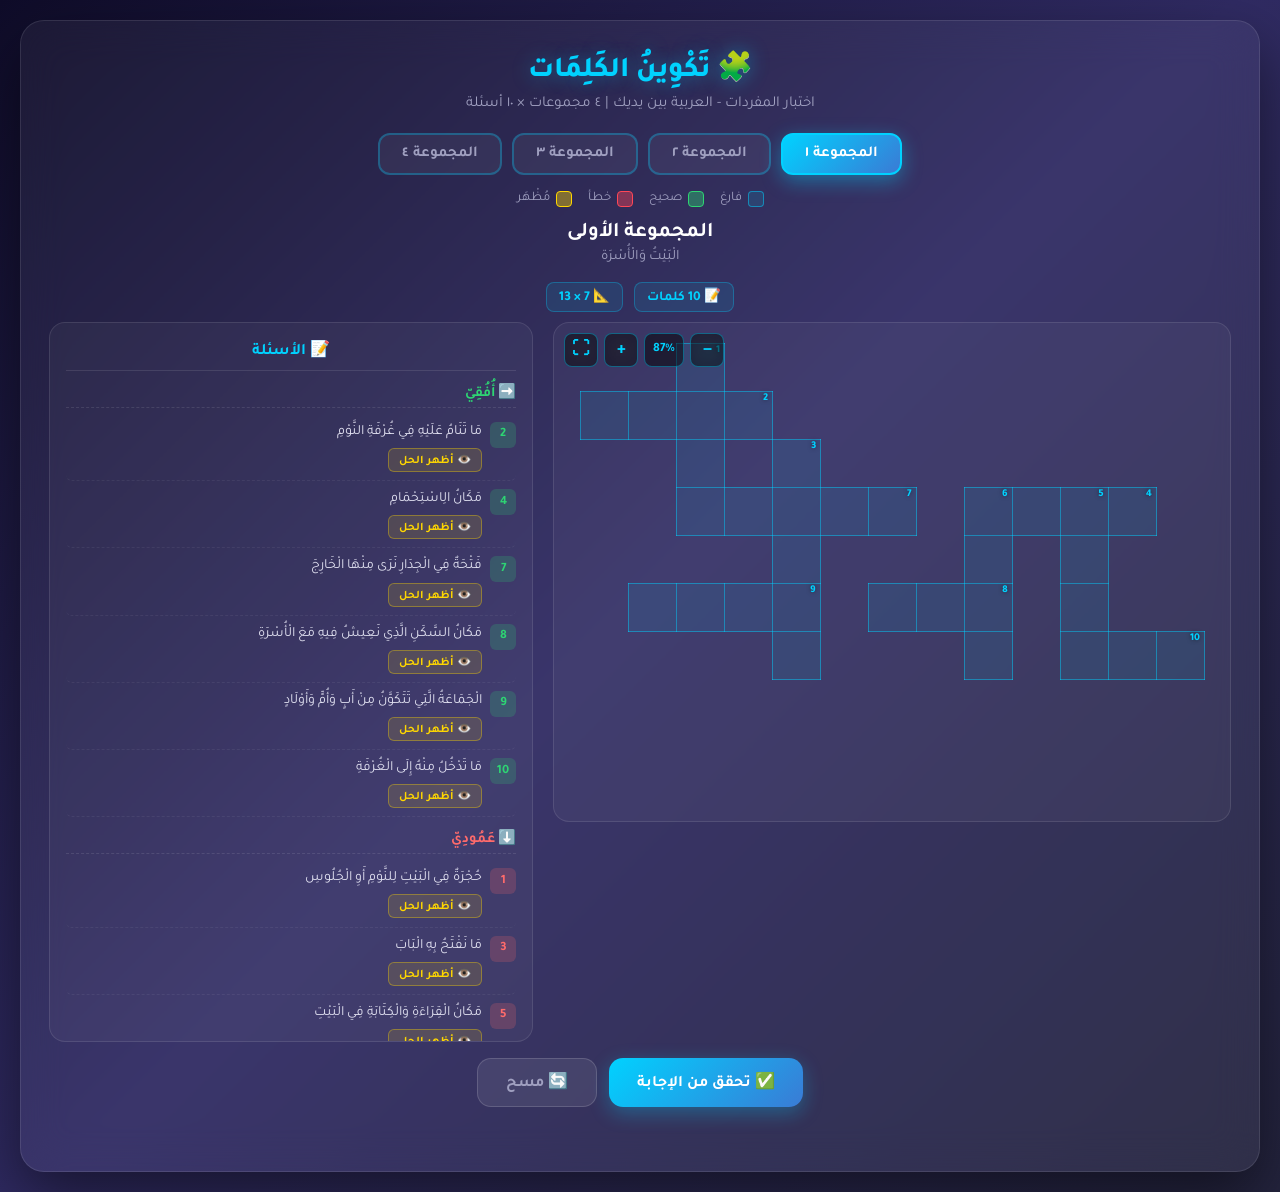
<file: games/tts/index.html>
<!DOCTYPE html>
<html lang="ar" dir="rtl">
<head>
<meta charset="UTF-8">
<meta name="viewport" content="width=device-width, initial-scale=1.0">
<title>تَكْوِينُ الكَلِمَات - TTS</title>
<style>
  @import url('https://fonts.googleapis.com/css2?family=Tajawal:wght@400;500;700;800&display=swap');

  * { margin:0; padding:0; box-sizing:border-box; font-family:'Tajawal',sans-serif; }

  body {
    min-height:100vh;
    background:linear-gradient(135deg,#0f0c29,#302b63,#24243e);
    display:flex; justify-content:center; align-items:flex-start;
    padding:20px; overflow-x:hidden;
  }

  .container {
    width:100%; max-width:1400px;
    background:rgba(255,255,255,0.05);
    backdrop-filter:blur(20px);
    border-radius:24px;
    border:1px solid rgba(255,255,255,0.1);
    box-shadow:0 25px 60px rgba(0,0,0,0.5);
    padding:28px;
  }

  .header { text-align:center; margin-bottom:20px; }

  .header h1 {
    color:#00d2ff; font-size:1.8rem; font-weight:800;
    margin-bottom:6px;
    text-shadow:0 0 20px rgba(0,210,255,0.4);
  }

  .header p { color:#a0a0c0; font-size:0.95rem; }

  .page-tabs {
    display:flex; justify-content:center; gap:10px;
    margin-bottom:16px; flex-wrap:wrap;
  }

  .page-tab {
    padding:10px 22px; border-radius:12px;
    border:2px solid rgba(0,210,255,0.3);
    background:rgba(255,255,255,0.05);
    color:#a0a0c0; font-weight:700; cursor:pointer;
    transition:all 0.3s ease; font-size:0.95rem;
  }

  .page-tab:hover { background:rgba(0,210,255,0.15); color:#fff; }
  .page-tab.active {
    background:linear-gradient(135deg,#00d2ff,#3a7bd5);
    color:#fff; border-color:#00d2ff;
    box-shadow:0 6px 20px rgba(0,210,255,0.4);
  }

  .page-content { display:none; }
  .page-content.active { display:block; animation:fadeIn 0.5s ease; }

  @keyframes fadeIn {
    from { opacity:0; transform:translateY(10px); }
    to { opacity:1; transform:translateY(0); }
  }

  .page-title {
    color:#fff; font-size:1.3rem; font-weight:700;
    text-align:center; margin-bottom:4px;
  }

  .page-subtitle {
    color:#a0a0c0; text-align:center;
    font-size:0.9rem; margin-bottom:16px;
  }

  .tts-wrapper {
    display:grid;
    grid-template-columns:1.4fr 1fr;
    gap:20px;
    margin-bottom:16px;
    align-items:flex-start;
  }

  @media (max-width:1000px) {
    .tts-wrapper { grid-template-columns:1fr; }
  }

  .grid-box {
    background:rgba(255,255,255,0.04);
    border:1px solid rgba(255,255,255,0.1);
    border-radius:16px;
    padding:20px;
    overflow:auto;
    display:flex;
    justify-content:center;
    align-items:flex-start;
    min-height:500px;
    max-height:80vh;
    position:relative;
  }

  /* Zoom controls */
  .zoom-controls {
    position:absolute;
    top:10px; left:10px;
    display:flex; gap:6px;
    z-index:10;
  }

  .zoom-btn {
    width:34px; height:34px;
    border-radius:8px;
    border:1px solid rgba(0,210,255,0.4);
    background:rgba(0,0,0,0.5);
    color:#00d2ff;
    font-size:1.1rem;
    font-weight:700;
    cursor:pointer;
    transition:all 0.2s;
    display:flex;
    align-items:center;
    justify-content:center;
    backdrop-filter:blur(10px);
  }

  .zoom-btn:hover {
    background:rgba(0,210,255,0.2);
    transform:scale(1.1);
  }

  .zoom-btn:active { transform:scale(0.95); }

  .zoom-level {
    color:#00d2ff;
    font-size:0.8rem;
    font-weight:700;
    display:flex;
    align-items:center;
    padding:0 8px;
    background:rgba(0,0,0,0.5);
    border-radius:8px;
    border:1px solid rgba(0,210,255,0.4);
  }

  /* Crossword table */
  .crossword-scroll {
    overflow:auto;
    max-width:100%;
    max-height:100%;
  }

  table.crossword {
    border-collapse:collapse;
    margin:0 auto;
    direction:rtl;
    transition: transform 0.2s ease;
    transform-origin: top center;
  }

  table.crossword td {
    padding:0;
    position:relative;
    text-align:center;
    vertical-align:middle;
  }

  table.crossword td.block {
    background:transparent;
    border:none;
    width:var(--cell-size, 55px);
    height:var(--cell-size, 55px);
  }

  table.crossword td.cell {
    background:rgba(0,210,255,0.08);
    border:1.5px solid rgba(0,210,255,0.5);
    width:var(--cell-size, 55px);
    height:var(--cell-size, 55px);
    transition: all 0.2s;
  }

  table.crossword td.cell:hover {
    background:rgba(0,210,255,0.15);
    border-color:#00d2ff;
  }

  table.crossword td.cell input {
    width:100%; height:100%;
    border:none; background:transparent;
    text-align:center;
    font-family:'Tajawal',sans-serif;
    font-size:calc(var(--cell-size, 55px) * 0.42);
    font-weight:700;
    color:#fff;
    outline:none;
    caret-color:#00d2ff;
    transition: background 0.2s;
  }

  table.crossword td.cell input:focus {
    background:rgba(0,210,255,0.25);
    box-shadow:inset 0 0 0 2px #00d2ff;
  }

  table.crossword td.correct {
    background:rgba(46,213,115,0.35) !important;
    border-color:#2ed573 !important;
  }

  table.crossword td.correct input { color:#2ed573; }

  table.crossword td.wrong {
    background:rgba(255,71,87,0.3) !important;
    border-color:#ff4757 !important;
  }

  table.crossword td.wrong input { color:#ff4757; }

  table.crossword td.revealed {
    background:rgba(255,215,0,0.3) !important;
    border-color:#ffd700 !important;
  }

  table.crossword td.revealed input { color:#ffd700; }

  table.crossword td .num {
    position:absolute;
    top:2px; right:4px;
    font-size:calc(var(--cell-size, 55px) * 0.22);
    color:#00d2ff;
    font-weight:800;
    line-height:1;
    z-index:2;
    pointer-events:none;
    text-shadow:0 0 4px rgba(0,0,0,0.5);
  }

  /* Clues panel */
  .clues {
    background:rgba(255,255,255,0.04);
    border:1px solid rgba(255,255,255,0.1);
    border-radius:16px;
    padding:16px;
    max-height:80vh;
    overflow-y:auto;
  }

  .clues h3 {
    color:#00d2ff;
    font-size:1rem;
    font-weight:700;
    margin-bottom:10px;
    text-align:center;
    border-bottom:1px solid rgba(255,255,255,0.1);
    padding-bottom:8px;
  }

  .clues h4 {
    font-size:0.9rem;
    font-weight:700;
    margin:12px 0 6px;
    padding-bottom:4px;
    border-bottom:1px dashed rgba(255,255,255,0.1);
  }

  .clues h4.across { color:#2ed573; }
  .clues h4.down { color:#ff6b6b; }

  .clue-item {
    display:flex;
    align-items:flex-start;
    gap:8px;
    padding:8px 0;
    font-size:0.88rem;
    color:#e0e0f0;
    line-height:1.5;
    border-bottom:1px dashed rgba(255,255,255,0.06);
    transition: background 0.2s;
    border-radius:6px;
  }

  .clue-item:last-child { border-bottom:none; }

  .clue-item.highlight {
    background:rgba(0,210,255,0.15);
    padding-right:8px;
  }

  .clue-num {
    display:inline-flex;
    justify-content:center;
    align-items:center;
    min-width:26px; height:26px;
    background:rgba(0,210,255,0.2);
    color:#00d2ff;
    border-radius:6px;
    font-weight:700;
    font-size:0.8rem;
    flex-shrink:0;
  }

  .clue-num.across { background:rgba(46,213,115,0.2); color:#2ed573; }
  .clue-num.down { background:rgba(255,107,107,0.2); color:#ff6b6b; }

  .clue-text { flex:1; }

  .reveal-btn {
    background:rgba(255,215,0,0.12);
    color:#ffd700;
    border:1px solid rgba(255,215,0,0.35);
    border-radius:6px;
    padding:3px 10px;
    font-size:0.72rem;
    font-weight:700;
    cursor:pointer;
    margin-top:5px;
    font-family:'Tajawal',sans-serif;
    transition:all 0.2s;
  }

  .reveal-btn:hover { background:rgba(255,215,0,0.25); }
  .reveal-btn:disabled { opacity:0.4; cursor:not-allowed; }

  .action-row {
    display:flex; justify-content:center; gap:12px;
    flex-wrap:wrap; margin-top:10px;
  }

  .btn {
    padding:12px 28px;
    border:none; border-radius:14px;
    font-size:1rem; font-weight:700;
    cursor:pointer; transition:all 0.3s ease;
    font-family:'Tajawal',sans-serif;
  }

  .btn-check {
    background:linear-gradient(135deg,#00d2ff,#3a7bd5);
    color:#fff;
    box-shadow:0 6px 20px rgba(0,210,255,0.3);
  }

  .btn-check:hover {
    transform:translateY(-2px);
    box-shadow:0 10px 28px rgba(0,210,255,0.5);
  }

  .btn-reset {
    background:rgba(255,255,255,0.08);
    color:#a0a0c0;
    border:1px solid rgba(255,255,255,0.15);
  }

  .btn-reset:hover { background:rgba(255,255,255,0.15); color:#fff; }

  .feedback-msg {
    text-align:center; font-weight:700;
    font-size:1rem; margin-top:12px;
    min-height:24px; transition:all 0.3s;
  }

  .feedback-msg.ok { color:#2ed573; }
  .feedback-msg.no { color:#ff4757; }

  .legend {
    display:flex; justify-content:center; gap:16px;
    flex-wrap:wrap; margin-bottom:14px;
    font-size:0.82rem; color:#a0a0c0;
  }

  .legend span { display:inline-flex; align-items:center; gap:6px; }

  .legend .dot {
    width:16px; height:16px; border-radius:4px; display:inline-block;
  }

  .legend .dot.empty { background:rgba(0,210,255,0.12); border:1px solid rgba(0,210,255,0.5); }
  .legend .dot.correct { background:rgba(46,213,115,0.4); border:1px solid #2ed573; }
  .legend .dot.wrong { background:rgba(255,71,87,0.4); border:1px solid #ff4757; }
  .legend .dot.revealed { background:rgba(255,215,0,0.4); border:1px solid #ffd700; }

  /* Info panel */
  .info-panel {
    text-align:center;
    color:#a0a0c0;
    font-size:0.85rem;
    margin-bottom:10px;
  }

  .info-panel .stat {
    display:inline-block;
    background:rgba(0,210,255,0.1);
    border:1px solid rgba(0,210,255,0.3);
    border-radius:8px;
    padding:4px 12px;
    margin:0 4px;
    color:#00d2ff;
    font-weight:700;
  }

  /* Fullscreen mode */
  .fullscreen-mode {
    position:fixed !important;
    top:0 !important; left:0 !important; right:0 !important; bottom:0 !important;
    z-index:9999;
    max-width:none !important;
    max-height:none !important;
    border-radius:0 !important;
    padding:20px !important;
    background:linear-gradient(135deg,#0f0c29,#302b63,#24243e) !important;
  }
</style>
</head>
<body>

<div class="container" id="mainContainer">
  <div class="header">
    <h1>🧩 تَكْوِينُ الكَلِمَات</h1>
    <p>اختبار المفردات - العربية بين يديك | ٤ مجموعات × ١٠ أسئلة</p>
  </div>

  <div class="page-tabs" id="tabs">
    <button class="page-tab active" data-page="1">المجموعة ١</button>
    <button class="page-tab" data-page="2">المجموعة ٢</button>
    <button class="page-tab" data-page="3">المجموعة ٣</button>
    <button class="page-tab" data-page="4">المجموعة ٤</button>
  </div>

  <div class="legend">
    <span><span class="dot empty"></span> فارغ</span>
    <span><span class="dot correct"></span> صحيح</span>
    <span><span class="dot wrong"></span> خطأ</span>
    <span><span class="dot revealed"></span> مُظْهَر</span>
  </div>

  <div id="pagesContainer"></div>
</div>

<script>
/* ============================================================
   BANK KATA PER HALAMAN (tanpa harakat)
============================================================ */
const ttsPages = [
  {
    title: "المجموعة الأولى",
    subtitle: "الْبَيْتُ وَالْأُسْرَة",
    words: [
      { answer:"بيت",   clue:"مَكَانُ السَّكَنِ الَّذِي نَعِيشُ فِيهِ مَعَ الْأُسْرَةِ" },
      { answer:"باب",   clue:"مَا تَدْخُلُ مِنْهُ إِلَى الْغُرْفَةِ" },
      { answer:"اسرة",  clue:"الْجَمَاعَةُ الَّتِي تَتَكَوَّنُ مِنْ أَبٍ وَأُمٍّ وَأَوْلَادٍ" },
      { answer:"غرفة",  clue:"حُجْرَةٌ فِي الْبَيْتِ لِلنَّوْمِ أَوِ الْجُلُوسِ" },
      { answer:"سرير",  clue:"مَا تَنَامُ عَلَيْهِ فِي غُرْفَةِ النَّوْمِ" },
      { answer:"مطبخ",  clue:"مَكَانُ الطَّبْخِ فِي الْبَيْتِ" },
      { answer:"حمام",  clue:"مَكَانُ الِاسْتِحْمَامِ" },
      { answer:"نافذة", clue:"فَتْحَةٌ فِي الْجِدَارِ نَرَى مِنْهَا الْخَارِجَ" },
      { answer:"مفتاح", clue:"مَا نَفْتَحُ بِهِ الْبَابَ" },
      { answer:"مكتب",  clue:"مَكَانُ الْقِرَاءَةِ وَالْكِتَابَةِ فِي الْبَيْتِ" }
    ]
  },
  {
    title: "المجموعة الثانية",
    subtitle: "الْمَدْرَسَةُ وَالْعَمَل",
    words: [
      { answer:"مدرسة", clue:"مَكَانُ التَّعَلُّمِ لِلطُّلَّابِ" },
      { answer:"كتاب",  clue:"مَا نَقْرَأُ فِيهِ الدُّرُوسَ" },
      { answer:"قلم",   clue:"مَا نَكْتُبُ بِهِ" },
      { answer:"درس",   clue:"الْعَمَلِيَّةُ التَّعْلِيمِيَّةُ الَّتِي يَشْرَحُهَا الْمُعَلِّمُ" },
      { answer:"معلم",  clue:"مَنْ يُعَلِّمُ الطُّلَّابَ فِي الْفَصْلِ" },
      { answer:"طالب",  clue:"مَنْ يَتَعَلَّمُ فِي الْمَدْرَسَةِ" },
      { answer:"طبيب",  clue:"مَنْ يُعَالِجُ الْمَرْضَى فِي الْمُسْتَشْفَى" },
      { answer:"مهندس", clue:"مَنْ يَبْنِي الْبُيُوتَ وَالْجُسُورَ" },
      { answer:"مكتبة", clue:"مَكَانٌ نَقْرَأُ فِيهِ الْكُتُبَ وَنَسْتَعِيرُهَا" },
      { answer:"جامعة", clue:"مَكَانُ الدِّرَاسَةِ بَعْدَ الثَّانَوِيَّةِ" }
    ]
  },
  {
    title: "المجموعة الثالثة",
    subtitle: "الطَّعَامُ وَالشَّرَاب",
    words: [
      { answer:"فطور", clue:"وَجْبَةُ الطَّعَامِ فِي الصَّبَاحِ" },
      { answer:"غداء", clue:"وَجْبَةُ الطَّعَامِ وَسَطَ النَّهَارِ" },
      { answer:"عشاء", clue:"وَجْبَةُ الطَّعَامِ فِي الْمَسَاءِ" },
      { answer:"ماء",  clue:"مَا نَشْرَبُهُ وَلَا حَيَاةَ بِدُونِهِ" },
      { answer:"لحم",  clue:"طَعَامٌ يُؤْخَذُ مِنَ الْبَقَرِ وَالْغَنَمِ" },
      { answer:"سمك",  clue:"حَيَوَانٌ يَعِيشُ فِي الْمَاءِ وَنَأْكُلُهُ" },
      { answer:"خبز",  clue:"طَعَامٌ نَصْنَعُهُ مِنَ الدَّقِيقِ" },
      { answer:"تمر",  clue:"ثَمَرَةٌ حُلْوَةٌ تُؤْخَذُ مِنَ النَّخْلِ" },
      { answer:"شاي",  clue:"شَرَابٌ سَاخِنٌ يُشْرَبُ بَعْدَ الطَّعَامِ" },
      { answer:"قهوة", clue:"شَرَابٌ يُصْنَعُ مِنْ حَبِّ الْبُنِّ" }
    ]
  },
  {
    title: "المجموعة الرابعة",
    subtitle: "السَّفَرُ وَالْعِبَادَة",
    words: [
      { answer:"سفر",   clue:"الِانْتِقَالُ مِنْ مَكَانٍ إِلَى مَكَانٍ آخَرَ" },
      { answer:"مطار",  clue:"مَكَانٌ تُقْلِعُ مِنْهُ الطَّائِرَاتُ" },
      { answer:"حج",    clue:"نُسُكٌ يَكُونُ فِي مَكَّةَ فِي وَقْتٍ مُعَيَّنٍ" },
      { answer:"عمرة",  clue:"نُسُكٌ لَيْسَ لَهُ وَقْتٌ مُعَيَّنٌ" },
      { answer:"صلاة",  clue:"عِبَادَةٌ تُؤَدَّى خَمْسَ مَرَّاتٍ فِي الْيَوْمِ" },
      { answer:"مسجد",  clue:"مَكَانُ صَلَاةِ الْمُسْلِمِينَ" },
      { answer:"طريق",  clue:"مَا نَسِيرُ عَلَيْهِ بَيْنَ الْمَدِينَتَيْنِ" },
      { answer:"فندق",  clue:"مَكَانٌ يَنْزِلُ فِيهِ الْمُسَافِرُ" },
      { answer:"تذكرة", clue:"وَرَقَةٌ نُسَافِرُ بِهَا" },
      { answer:"جواز",  clue:"كِتَابٌ يُعْطَى لِلْمُسَافِرِ لِيَعْبُرَ الْحُدُودَ" }
    ]
  }
];

/* ============================================================
   ALGORITMA TTS BARU — LEBIH PINTAR
   Strategi:
   1. Kata terpanjang ditaruh di tengah (mendatar).
   2. Kata berikutnya dicoba di semua posisi yang memungkinkan
      dengan huruf yang sama (semua kombinasi).
   3. Setiap kandidat penempatan diberi SKOR:
      +10 per huruf yang bersilangan dengan kata lain
      -5 jika jarak dari cluster utama terlalu jauh
      -3 jika menciptakan "isolated word" (tidak bersilangan)
   4. Pilih penempatan dengan skor tertinggi.
   5. Kalau tidak ada yang bisa disilang, taruh dekat cluster.
============================================================ */

function createEmptyGrid(size) {
  return Array.from({ length: size }, () => Array.from({ length: size }, () => null));
}

function canPlaceWord(grid, word, row, col, dir, size) {
  const len = word.length;

  // Cek batas
  if (dir === "across") {
    if (col < 0 || col + len > size) return false;
    if (row < 0 || row >= size) return false;
  } else {
    if (row < 0 || row + len > size) return false;
    if (col < 0 || col >= size) return false;
  }

  let crossings = 0;

  for (let i = 0; i < len; i++) {
    const r = dir === "across" ? row : row + i;
    const c = dir === "across" ? col + i : col;

    const existing = grid[r][c];

    if (existing !== null) {
      // Sel sudah terisi: harus sama hurufnya (persilangan)
      if (existing !== word[i]) return false;
      crossings++;
    } else {
      // Sel kosong: cek tetangga tegak lurus harus kosong
      if (dir === "across") {
        if (r > 0 && grid[r-1][c] !== null) return false;
        if (r < size-1 && grid[r+1][c] !== null) return false;
      } else {
        if (c > 0 && grid[r][c-1] !== null) return false;
        if (c < size-1 && grid[r][c+1] !== null) return false;
      }
    }
  }

  // Cek ujung sebelum & sesudah (harus kosong)
  if (dir === "across") {
    if (col > 0 && grid[row][col-1] !== null) return false;
    if (col + len < size && grid[row][col+len] !== null) return false;
  } else {
    if (row > 0 && grid[row-1][col] !== null) return false;
    if (row + len < size && grid[row+len][col] !== null) return false;
  }

  // Minimal harus ada 1 persilangan (kecuali kata pertama)
  return { ok: true, crossings };
}

function placeWordOnGrid(grid, word, row, col, dir) {
  const positions = [];
  for (let i = 0; i < word.length; i++) {
    const r = dir === "across" ? row : row + i;
    const c = dir === "across" ? col + i : col;
    grid[r][c] = word[i];
    positions.push({ r, c, ch: word[i] });
  }
  return positions;
}

function buildCrossword(words) {
  const SIZE = 50;
  const grid = createEmptyGrid(SIZE);
  const placements = [];

  // Urutkan kata berdasarkan panjang (terpanjang dulu)
  const sortedWords = [...words].sort((a, b) => b.answer.length - a.answer.length);

  // Kata pertama: taruh di tengah, mendatar
  const first = sortedWords[0];
  const centerR = Math.floor(SIZE / 2);
  const centerC = Math.floor((SIZE - first.answer.length) / 2);
  placeWordOnGrid(grid, first.answer, centerR, centerC, "across");
  placements.push({
    answer: first.answer,
    clue: first.clue,
    row: centerR,
    col: centerC,
    dir: "across"
  });

  // Kata berikutnya
  for (let w = 1; w < sortedWords.length; w++) {
    const word = sortedWords[w];
    let bestPlacement = null;
    let bestScore = -Infinity;

    // Coba semua kata yang sudah ditempatkan
    for (const existing of placements) {
      // Coba setiap huruf di kata existing
      for (let i = 0; i < existing.answer.length; i++) {
        const exCh = existing.answer[i];
        const exR = existing.dir === "across" ? existing.row : existing.row + i;
        const exC = existing.dir === "across" ? existing.col + i : existing.col;

        // Coba setiap huruf di kata baru
        for (let j = 0; j < word.answer.length; j++) {
          if (word.answer[j] !== exCh) continue;

          // Coba 2 arah: menurun & mendatar (berlawanan dengan existing)
          const dirs = existing.dir === "across" ? ["down"] : ["across"];

          for (const dir of dirs) {
            const newRow = dir === "down" ? exR - j : exR;
            const newCol = dir === "across" ? exC - j : exC;

            const result = canPlaceWord(grid, word.answer, newRow, newCol, dir, SIZE);
            if (!result.ok) continue;

            // Hitung skor
            let score = result.crossings * 10;

            // Bonus: dekat dengan cluster utama (dekat dengan pusat grid)
            const distToCenter = Math.abs(newRow - centerR) + Math.abs(newCol - centerC);
            score -= distToCenter * 0.5;

            // Bonus: lebih dari 1 persilangan
            if (result.crossings > 1) score += result.crossings * 5;

            if (score > bestScore) {
              bestScore = score;
              bestPlacement = { row: newRow, col: newCol, dir };
            }
          }
        }
      }
    }

    // Kalau ada penempatan terbaik
    if (bestPlacement) {
      placeWordOnGrid(grid, word.answer, bestPlacement.row, bestPlacement.col, bestPlacement.dir);
      placements.push({
        answer: word.answer,
        clue: word.clue,
        row: bestPlacement.row,
        col: bestPlacement.col,
        dir: bestPlacement.dir
      });
    } else {
      // Fallback: taruh dekat cluster (cari tempat kosong terdekat dari center)
      let fallback = null;
      let fallbackDist = Infinity;

      for (let r = 0; r < SIZE; r++) {
        for (let c = 0; c < SIZE; c++) {
          for (const dir of ["across", "down"]) {
            const result = canPlaceWord(grid, word.answer, r, c, dir, SIZE);
            if (result.ok) {
              const dist = Math.abs(r - centerR) + Math.abs(c - centerC);
              if (dist < fallbackDist) {
                fallbackDist = dist;
                fallback = { row: r, col: c, dir };
              }
            }
          }
        }
      }

      if (fallback) {
        placeWordOnGrid(grid, word.answer, fallback.row, fallback.col, fallback.dir);
        placements.push({
          answer: word.answer,
          clue: word.clue,
          row: fallback.row,
          col: fallback.col,
          dir: fallback.dir
        });
      }
    }
  }

  // Hitung batas grid yang dipakai
  let minR = SIZE, maxR = 0, minC = SIZE, maxC = 0;
  placements.forEach(p => {
    const len = p.answer.length;
    for (let i = 0; i < len; i++) {
      const r = p.dir === "across" ? p.row : p.row + i;
      const c = p.dir === "across" ? p.col + i : p.col;
      minR = Math.min(minR, r); maxR = Math.max(maxR, r);
      minC = Math.min(minC, c); maxC = Math.max(maxC, c);
    }
  });

  // Geser ke kiri-atas
  placements.forEach(p => {
    p.row -= minR;
    p.col -= minC;
  });

  const rows = maxR - minR + 1;
  const cols = maxC - minC + 1;

  // Buat grid final
  const finalGrid = Array.from({ length: rows }, () =>
    Array.from({ length: cols }, () => null)
  );

  placements.forEach(p => {
    for (let i = 0; i < p.answer.length; i++) {
      const r = p.dir === "across" ? p.row : p.row + i;
      const c = p.dir === "across" ? p.col + i : p.col;
      if (!finalGrid[r][c]) {
        finalGrid[r][c] = { char: p.answer[i] };
      }
    }
  });

  // Beri nomor urut berdasarkan posisi baca
  // Kata yang mulai di sel yang sama dengan kata lain = nomor sama
  const numberedCells = new Map();
  const sortedByPos = [...placements].sort((a, b) => a.row - b.row || a.col - b.col);

  let currentNum = 0;
  const cellNumbers = new Map(); // key: "r,c" -> num

  sortedByPos.forEach(p => {
    const key = `${p.row},${p.col}`;
    if (!cellNumbers.has(key)) {
      currentNum++;
      cellNumbers.set(key, currentNum);
    }
    p.num = cellNumbers.get(key);
  });

  // Simpan nomor di grid
  finalGrid.forEach(row => row.forEach(cell => {
    if (cell) cell.num = null;
  }));
  placements.forEach(p => {
    const cell = finalGrid[p.row][p.col];
    if (cell) cell.num = p.num;
  });

  return { grid: finalGrid, placements, rows, cols };
}

/* ============================================================
   RENDER TABEL
============================================================ */
function buildTable(crossword, pageIdx) {
  const { grid, rows, cols } = crossword;
  let html = '<div class="crossword-scroll"><table class="crossword">';
  for (let r = 0; r < rows; r++) {
    html += '<tr>';
    for (let c = 0; c < cols; c++) {
      const cell = grid[r][c];
      if (!cell) {
        html += '<td class="block"></td>';
      } else {
        const num = cell.num ? cell.num : '';
        html += `<td class="cell" data-row="${r}" data-col="${c}">`;
        if (num) html += `<span class="num">${num}</span>`;
        html += `<input type="text" maxlength="1" data-row="${r}" data-col="${c}" data-answer="${cell.char}">`;
        html += '</td>';
      }
    }
    html += '</tr>';
  }
  html += '</table></div>';
  return html;
}

/* ============================================================
   RENDER PETUNJUK
============================================================ */
function buildClues(crossword, pageIdx) {
  const { placements } = crossword;
  const across = placements.filter(p => p.dir === "across").sort((a,b) => a.num - b.num);
  const down = placements.filter(p => p.dir === "down").sort((a,b) => a.num - b.num);

  let html = '<div class="clues">';
  html += '<h3>📝 الأسئلة</h3>';

  if (across.length > 0) {
    html += '<h4 class="across">➡️ أُفُقِيّ</h4>';
    across.forEach(w => {
      html += `<div class="clue-item" data-word-num="${w.num}" data-dir="across" data-page="${pageIdx+1}">
        <span class="clue-num across">${w.num}</span>
        <div class="clue-text">
          ${w.clue}
          <br>
          <button class="reveal-btn" data-page="${pageIdx+1}" data-num="${w.num}" data-dir="across">
            👁️ أظهر الحل
          </button>
        </div>
      </div>`;
    });
  }

  if (down.length > 0) {
    html += '<h4 class="down">⬇️ عَمُودِيّ</h4>';
    down.forEach(w => {
      html += `<div class="clue-item" data-word-num="${w.num}" data-dir="down" data-page="${pageIdx+1}">
        <span class="clue-num down">${w.num}</span>
        <div class="clue-text">
          ${w.clue}
          <br>
          <button class="reveal-btn" data-page="${pageIdx+1}" data-num="${w.num}" data-dir="down">
            👁️ أظهر الحل
          </button>
        </div>
      </div>`;
    });
  }

  html += '</div>';
  return html;
}

/* ============================================================
   BUILD CROSSWORDS
============================================================ */
const crosswords = ttsPages.map(p => buildCrossword(p.words));

/* ============================================================
   RENDER HALAMAN
============================================================ */
const pagesContainer = document.getElementById('pagesContainer');
const tabs = document.querySelectorAll('.page-tab');

function renderPages() {
  ttsPages.forEach((page, idx) => {
    const pageDiv = document.createElement('div');
    pageDiv.className = 'page-content' + (idx === 0 ? ' active' : '');
    pageDiv.id = 'page-' + (idx + 1);

    const cw = crosswords[idx];
    const wordCount = cw.placements.length;

    pageDiv.innerHTML = `
      <div class="page-title">${page.title}</div>
      <div class="page-subtitle">${page.subtitle}</div>

      <div class="info-panel">
        <span class="stat">📝 ${wordCount} كلمات</span>
        <span class="stat">📐 ${cw.rows} × ${cw.cols}</span>
      </div>

      <div class="tts-wrapper">
        <div class="grid-box" data-page="${idx+1}">
          <div class="zoom-controls">
            <button class="zoom-btn" data-zoom="out" data-page="${idx+1}">−</button>
            <span class="zoom-level" id="zoomLevel-${idx+1}">100%</span>
            <button class="zoom-btn" data-zoom="in" data-page="${idx+1}">+</button>
            <button class="zoom-btn" data-zoom="fit" data-page="${idx+1}" title="ملء الشاشة">⛶</button>
          </div>
          ${buildTable(cw, idx)}
        </div>
        ${buildClues(cw, idx)}
      </div>

      <div class="action-row">
        <button class="btn btn-check" data-page="${idx+1}">✅ تحقق من الإجابة</button>
        <button class="btn btn-reset" data-page="${idx+1}">🔄 مسح</button>
      </div>
      <div class="feedback-msg" id="feedback-${idx+1}"></div>
    `;

    pagesContainer.appendChild(pageDiv);
  });
}

/* ============================================================
   ZOOM CONTROLS
============================================================ */
const zoomLevels = {}; // { pageNum: cellSize }

function updateCellSize(pageNum, size) {
  zoomLevels[pageNum] = size;
  const gridBox = document.querySelector(`.grid-box[data-page="${pageNum}"]`);
  if (gridBox) {
    gridBox.style.setProperty('--cell-size', size + 'px');
  }
  const levelEl = document.getElementById('zoomLevel-' + pageNum);
  if (levelEl) {
    const percent = Math.round((size / 55) * 100);
    levelEl.textContent = percent + '%';
  }
}

function autoFitPage(pageNum) {
  const gridBox = document.querySelector(`.grid-box[data-page="${pageNum}"]`);
  if (!gridBox) return;
  const table = gridBox.querySelector('table.crossword');
  if (!table) return;

  const cw = crosswords[parseInt(pageNum) - 1];
  const availableW = gridBox.clientWidth - 40;
  const availableH = gridBox.clientHeight - 40;

  const cellW = Math.floor(availableW / cw.cols);
  const cellH = Math.floor(availableH / cw.rows);
  let cellSize = Math.min(cellW, cellH, 80);
  cellSize = Math.max(cellSize, 30);

  updateCellSize(pageNum, cellSize);
}

/* ============================================================
   INTERAKSI TAB
============================================================ */
tabs.forEach(tab => {
  tab.addEventListener('click', () => {
    tabs.forEach(t => t.classList.remove('active'));
    tab.classList.add('active');
    document.querySelectorAll('.page-content').forEach(p => p.classList.remove('active'));
    document.getElementById('page-' + tab.dataset.page).classList.add('active');

    // Auto-fit saat pindah tab
    setTimeout(() => autoFitPage(tab.dataset.page), 100);
  });
});

/* ============================================================
   AUTO-FOCUS INPUT
============================================================ */
document.addEventListener('input', (e) => {
  if (e.target.tagName !== 'INPUT') return;
  if (!e.target.value) return;
  const r = parseInt(e.target.dataset.row);
  const c = parseInt(e.target.dataset.col);
  const pageNum = getCurrentPage();

  const candidates = [
    { r: r, c: c - 1 },
    { r: r, c: c + 1 },
    { r: r + 1, c: c },
    { r: r - 1, c: c }
  ];

  for (const cand of candidates) {
    const next = document.querySelector(
      `#page-${pageNum} td.cell[data-row="${cand.r}"][data-col="${cand.c}"] input`
    );
    if (next && !next.value) { next.focus(); return; }
  }
});

document.addEventListener('keydown', (e) => {
  if (e.key !== 'Backspace') return;
  if (e.target.tagName !== 'INPUT') return;
  if (e.target.value !== '') return;

  const r = parseInt(e.target.dataset.row);
  const c = parseInt(e.target.dataset.col);
  const pageNum = getCurrentPage();

  const candidates = [
    { r: r, c: c + 1 },
    { r: r, c: c - 1 },
    { r: r - 1, c: c },
    { r: r + 1, c: c }
  ];

  for (const cand of candidates) {
    const prev = document.querySelector(
      `#page-${pageNum} td.cell[data-row="${cand.r}"][data-col="${cand.c}"] input`
    );
    if (prev) { prev.focus(); prev.value = ''; return; }
  }
});

function getCurrentPage() {
  const active = document.querySelector('.page-tab.active');
  return active ? active.dataset.page : '1';
}

/* ============================================================
   CHECK / RESET / REVEAL
============================================================ */
document.addEventListener('click', (e) => {
  if (e.target.classList.contains('btn-check')) {
    checkPage(e.target.dataset.page);
  }
  if (e.target.classList.contains('btn-reset')) {
    resetPage(e.target.dataset.page);
  }
  if (e.target.classList.contains('reveal-btn')) {
    revealOne(e.target);
  }
  if (e.target.classList.contains('zoom-btn')) {
    handleZoom(e.target);
  }
});

function handleZoom(btn) {
  const pageNum = btn.dataset.page;
  const action = btn.dataset.zoom;
  const current = zoomLevels[pageNum] || 55;

  if (action === 'in') {
    updateCellSize(pageNum, Math.min(current + 8, 100));
  } else if (action === 'out') {
    updateCellSize(pageNum, Math.max(current - 8, 20));
  } else if (action === 'fit') {
    autoFitPage(pageNum);
  }
}

function checkPage(pageNum) {
  let allCorrect = true;
  let filledCount = 0;
  let correctCount = 0;
  let totalCells = 0;

  document.querySelectorAll(`#page-${pageNum} td.cell`).forEach(td => {
    const input = td.querySelector('input');
    if (!input) return;
    totalCells++;
    td.classList.remove('correct', 'wrong');
    const correctChar = input.dataset.answer;
    const val = input.value.trim();
    if (val) {
      filledCount++;
      if (val === correctChar) {
        td.classList.add('correct');
        correctCount++;
      } else {
        td.classList.add('wrong');
        allCorrect = false;
      }
    } else {
      allCorrect = false;
    }
  });

  const fb = document.getElementById('feedback-' + pageNum);
  if (allCorrect && filledCount > 0) {
    fb.textContent = '🎉 مُمْتَاز! جَمِيعُ الإِجَابَاتِ صَحِيحَة';
    fb.className = 'feedback-msg ok';
  } else {
    fb.textContent = `📊 الإِجَابَاتُ الصَّحِيحَة: ${correctCount} / ${totalCells}`;
    fb.className = 'feedback-msg no';
  }
}

function revealOne(btn) {
  const pageNum = btn.dataset.page;
  const num = parseInt(btn.dataset.num);
  const dir = btn.dataset.dir;

  const crossword = crosswords[parseInt(pageNum) - 1];
  const word = crossword.placements.find(p => p.num === num && p.dir === dir);
  if (!word) return;

  for (let i = 0; i < word.answer.length; i++) {
    const r = word.dir === "across" ? word.row : word.row + i;
    const c = word.dir === "across" ? word.col + i : word.col;
    const input = document.querySelector(
      `#page-${pageNum} td.cell[data-row="${r}"][data-col="${c}"] input`
    );
    if (input) {
      input.value = word.answer[i];
      input.parentElement.classList.remove('wrong', 'correct');
      input.parentElement.classList.add('revealed');
    }
  }

  btn.disabled = true;
  btn.textContent = '✅ تم الإظهار';
}

function resetPage(pageNum) {
  document.querySelectorAll(`#page-${pageNum} td.cell input`).forEach(input => {
    input.value = '';
    input.parentElement.classList.remove('correct', 'wrong', 'revealed');
  });
  document.querySelectorAll(`#page-${pageNum} .reveal-btn`).forEach(btn => {
    btn.disabled = false;
    btn.textContent = '👁️ أظهر الحل';
  });
  const fb = document.getElementById('feedback-' + pageNum);
  fb.textContent = '';
  fb.className = 'feedback-msg';
}

/* ============================================================
   INIT
============================================================ */
renderPages();

// Auto-fit semua halaman setelah render
setTimeout(() => {
  ttsPages.forEach((_, idx) => {
    autoFitPage(idx + 1);
  });
}, 200);

// Re-fit saat window resize
let resizeTimer;
window.addEventListener('resize', () => {
  clearTimeout(resizeTimer);
  resizeTimer = setTimeout(() => {
    autoFitPage(getCurrentPage());
  }, 200);
});
</script>
</body>
</html>
</file>
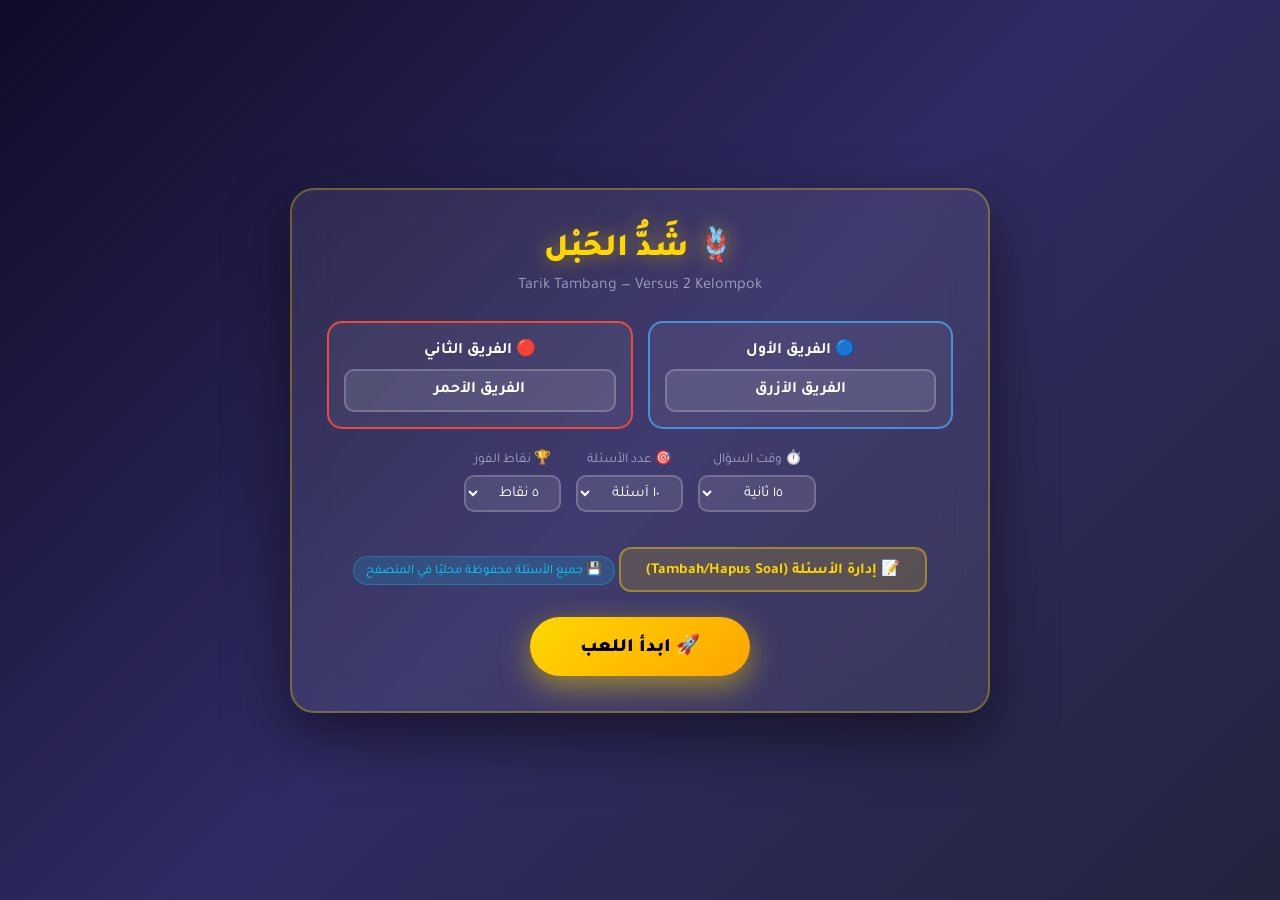
<file: games/tug-of-war/index.html>
<!DOCTYPE html>
<html lang="ar" dir="rtl">
<head>
<meta charset="UTF-8">
<meta name="viewport" content="width=device-width, initial-scale=1.0">
<title>شَدُّ الحَبْل — Tarik Tambang</title>
<style>
  @import url('https://fonts.googleapis.com/css2?family=Tajawal:wght@400;500;700;800;900&display=swap');

  * { margin: 0; padding: 0; box-sizing: border-box; font-family: 'Tajawal', sans-serif; }

  body {
    min-height: 100vh;
    background: linear-gradient(180deg, #87CEEB 0%, #B0E0E6 40%, #90EE90 100%);
    overflow: hidden;
    position: relative;
  }

  /* ===== Background ===== */
  .sky {
    position: absolute;
    top: 0; left: 0; right: 0;
    height: 55%;
    background: linear-gradient(180deg, #4A90D9 0%, #87CEEB 100%);
    z-index: 0;
  }

  .sun {
    position: absolute;
    top: 40px; right: 80px;
    width: 80px; height: 80px;
    background: radial-gradient(circle, #FFD700, #FFA500);
    border-radius: 50%;
    box-shadow: 0 0 60px rgba(255, 215, 0, 0.8);
    animation: sunPulse 4s ease-in-out infinite;
    z-index: 1;
  }

  @keyframes sunPulse {
    0%, 100% { transform: scale(1); }
    50% { transform: scale(1.05); }
  }

  .cloud {
    position: absolute;
    background: white;
    border-radius: 50px;
    opacity: 0.85;
    z-index: 1;
  }

  .cloud::before, .cloud::after {
    content: '';
    position: absolute;
    background: white;
    border-radius: 50%;
  }

  .cloud1 { width: 100px; height: 35px; top: 60px; left: 10%; animation: cloudMove 30s linear infinite; }
  .cloud1::before { width: 50px; height: 50px; top: -20px; left: 15px; }
  .cloud1::after { width: 40px; height: 40px; top: -15px; right: 15px; }

  .cloud2 { width: 80px; height: 28px; top: 120px; left: 50%; animation: cloudMove 40s linear infinite; }
  .cloud2::before { width: 40px; height: 40px; top: -18px; left: 12px; }
  .cloud2::after { width: 32px; height: 32px; top: -12px; right: 12px; }

  @keyframes cloudMove {
    from { transform: translateX(-200px); }
    to { transform: translateX(calc(100vw + 200px)); }
  }

  .ground {
    position: absolute;
    bottom: 0; left: 0; right: 0;
    height: 45%;
    background: linear-gradient(180deg, #7CB342 0%, #558B2F 100%);
    z-index: 1;
  }

  /* ===== Header ===== */
  .header {
    position: relative;
    z-index: 10;
    display: flex;
    justify-content: space-between;
    align-items: center;
    padding: 12px 25px;
    background: rgba(0, 0, 0, 0.4);
    backdrop-filter: blur(10px);
    border-bottom: 2px solid rgba(255, 255, 255, 0.2);
  }

  .team-score {
    display: flex;
    align-items: center;
    gap: 12px;
    padding: 8px 20px;
    border-radius: 15px;
    background: rgba(255, 255, 255, 0.15);
    border: 2px solid transparent;
  }

  .team-score.team-a { border-color: #4A90D9; box-shadow: 0 0 20px rgba(74, 144, 217, 0.4); }
  .team-score.team-b { border-color: #E74C3C; box-shadow: 0 0 20px rgba(231, 76, 60, 0.4); }

  .team-name { color: #fff; font-weight: 700; font-size: 1rem; }

  .team-points {
    background: linear-gradient(135deg, #FFD700, #FFA500);
    color: #000;
    font-weight: 900;
    font-size: 1.6rem;
    padding: 4px 16px;
    border-radius: 12px;
    min-width: 55px;
    text-align: center;
    box-shadow: 0 4px 15px rgba(255, 215, 0, 0.5);
    transition: all 0.3s;
  }

  .team-points.bump { animation: scoreBump 0.5s; }
  @keyframes scoreBump {
    0%, 100% { transform: scale(1); }
    50% { transform: scale(1.3); }
  }

  .score-controls { display: flex; flex-direction: column; gap: 3px; }

  .score-btn {
    width: 26px;
    height: 26px;
    border: none;
    border-radius: 6px;
    font-size: 0.9rem;
    font-weight: 900;
    cursor: pointer;
    color: #fff;
    transition: all 0.2s;
    display: flex;
    align-items: center;
    justify-content: center;
  }

  .score-btn.plus { background: #2ed573; }
  .score-btn.minus { background: #ff4757; }
  .score-btn:hover { transform: scale(1.1); }
  .score-btn:active { transform: scale(0.9); }

  .round-info { color: #fff; text-align: center; }
  .round-info .round { font-size: 0.9rem; opacity: 0.8; }
  .round-info .timer {
    font-size: 1.8rem;
    font-weight: 900;
    color: #FFD700;
    text-shadow: 0 0 20px rgba(255, 215, 0, 0.8);
  }

  /* ===== Arena ===== */
  .arena {
    position: absolute;
    top: 0; left: 0; right: 0; bottom: 0;
    z-index: 5;
    display: flex;
    flex-direction: column;
    justify-content: center;
    align-items: center;
    padding-top: 80px;
  }

  .rope-container {
    position: relative;
    width: 100%;
    height: 350px;
    display: flex;
    align-items: center;
    justify-content: center;
  }

  /* Tali */
  .rope {
    position: absolute;
    top: 50%;
    left: 50%;
    transform: translate(-50%, -50%);
    height: 12px;
    width: 70%;
    background: linear-gradient(180deg, #D2A679 0%, #8B5A2B 50%, #D2A679 100%);
    border-radius: 6px;
    box-shadow: 0 4px 10px rgba(0,0,0,0.3);
    transition: transform 1s cubic-bezier(0.34, 1.56, 0.64, 1);
    z-index: 2;
  }

  .rope::before {
    content: '';
    position: absolute;
    top: -3px; left: 0; right: 0;
    height: 3px;
    background: repeating-linear-gradient(90deg, #8B5A2B 0 8px, #D2A679 8px 16px);
    border-radius: 6px 6px 0 0;
  }

  /* Garis tengah */
  .center-line {
    position: absolute;
    top: 15%;
    bottom: 15%;
    left: 50%;
    width: 6px;
    background: linear-gradient(180deg, transparent, #E74C3C 20%, #E74C3C 80%, transparent);
    transform: translateX(-50%);
    box-shadow: 0 0 20px rgba(231, 76, 60, 0.6);
    z-index: 1;
  }

  .center-line::before {
    content: '⚑';
    position: absolute;
    top: -35px;
    left: 50%;
    transform: translateX(-50%);
    font-size: 2rem;
    color: #E74C3C;
    text-shadow: 0 0 10px rgba(231, 76, 60, 0.8);
  }

  /* ===== Karakter ===== */
  .team-characters {
    position: absolute;
    top: 50%;
    transform: translateY(-50%);
    display: flex;
    gap: 8px;
    transition: transform 1s cubic-bezier(0.34, 1.56, 0.64, 1);
    z-index: 3;
  }

  .team-characters.team-a { left: 5%; }
  .team-characters.team-b { right: 5%; flex-direction: row-reverse; }

  .character {
    width: 75px;
    height: 140px;
    position: relative;
    transition: all 0.5s;
  }

  .character.pulling { animation: pullAnim 0.6s ease-in-out infinite; }
  .character.struggling { animation: struggleAnim 0.5s ease-in-out infinite; }
  .character.falling { animation: fallAnim 1s ease-in forwards; }

  @keyframes pullAnim {
    0%, 100% { transform: rotate(0deg); }
    50% { transform: rotate(-5deg); }
  }
  @keyframes struggleAnim {
    0%, 100% { transform: rotate(0deg); }
    50% { transform: rotate(5deg); }
  }
  @keyframes fallAnim {
    0% { transform: rotate(0deg); }
    100% { transform: rotate(90deg) translateY(30px); }
  }

  .character svg { width: 100%; height: 100%; filter: drop-shadow(0 4px 6px rgba(0,0,0,0.3)); }

  /* Debu di kaki */
  .dust {
    position: absolute;
    bottom: 0;
    width: 100%;
    height: 20px;
    pointer-events: none;
    opacity: 0;
  }

  .dust.active { opacity: 1; animation: dustAnim 0.8s infinite; }
  @keyframes dustAnim {
    0%, 100% { transform: translateX(0) scale(1); opacity: 0.6; }
    50% { transform: translateX(-10px) scale(1.2); opacity: 1; }
  }

  /* ===== Question Panel ===== */
  .question-panel {
    position: absolute;
    bottom: 20px;
    left: 50%;
    transform: translateX(-50%);
    width: 90%;
    max-width: 750px;
    background: rgba(0, 0, 0, 0.78);
    backdrop-filter: blur(20px);
    border-radius: 20px;
    padding: 18px;
    border: 2px solid rgba(255, 215, 0, 0.4);
    box-shadow: 0 10px 40px rgba(0, 0, 0, 0.5);
    z-index: 20;
  }

  .question-text {
    color: #fff;
    font-size: 1.25rem;
    font-weight: 700;
    text-align: center;
    margin-bottom: 12px;
    min-height: 35px;
  }

  .options { display: grid; grid-template-columns: 1fr 1fr; gap: 8px; }

  .option {
    background: rgba(255, 255, 255, 0.1);
    border: 2px solid rgba(255, 255, 255, 0.2);
    border-radius: 12px;
    padding: 10px 12px;
    color: #fff;
    font-size: 0.95rem;
    font-weight: 600;
    cursor: pointer;
    transition: all 0.3s;
    text-align: center;
    font-family: 'Tajawal', sans-serif;
  }

  .option:hover:not(.disabled) {
    background: rgba(255, 215, 0, 0.2);
    border-color: #FFD700;
    transform: translateY(-2px);
  }

  .option.correct { background: rgba(46, 213, 115, 0.3); border-color: #2ed573; color: #2ed573; }
  .option.wrong { background: rgba(255, 71, 87, 0.3); border-color: #ff4757; color: #ff4757; }
  .option.disabled { cursor: not-allowed; opacity: 0.5; }

  /* ===== Team Buttons ===== */
  .controls {
    position: absolute;
    top: 90px;
    left: 50%;
    transform: translateX(-50%);
    display: flex;
    gap: 20px;
    z-index: 15;
  }

  .team-btn {
    padding: 14px 28px;
    border: none;
    border-radius: 15px;
    font-size: 1.05rem;
    font-weight: 800;
    cursor: pointer;
    transition: all 0.3s;
    font-family: 'Tajawal', sans-serif;
    color: #fff;
    box-shadow: 0 6px 20px rgba(0,0,0,0.3);
  }

  .team-btn.a { background: linear-gradient(135deg, #4A90D9, #2E5C8A); }
  .team-btn.b { background: linear-gradient(135deg, #E74C3C, #A93226); }
  .team-btn:hover:not(:disabled) { transform: translateY(-3px); box-shadow: 0 10px 30px rgba(0,0,0,0.4); }
  .team-btn:disabled { opacity: 0.4; cursor: not-allowed; }
  .team-btn.active { transform: scale(1.08); border: 3px solid #FFD700; }

  /* ===== Win Overlay ===== */
  .overlay {
    position: fixed;
    inset: 0;
    background: rgba(0, 0, 0, 0.85);
    display: none;
    justify-content: center;
    align-items: center;
    z-index: 100;
    backdrop-filter: blur(10px);
  }

  .overlay.show { display: flex; animation: fadeIn 0.5s; }
  @keyframes fadeIn { from { opacity: 0; } to { opacity: 1; } }

  .overlay-content { text-align: center; padding: 40px; animation: bounceIn 0.8s; }
  @keyframes bounceIn { 0% { transform: scale(0); } 50% { transform: scale(1.2); } 100% { transform: scale(1); } }

  .overlay-icon { font-size: 6rem; margin-bottom: 20px; animation: iconBounce 1s infinite; }
  @keyframes iconBounce { 0%, 100% { transform: translateY(0); } 50% { transform: translateY(-20px); } }

  .overlay-title { color: #FFD700; font-size: 3rem; font-weight: 900; margin-bottom: 15px; text-shadow: 0 0 30px rgba(255, 215, 0, 0.8); }
  .overlay-subtitle { color: #fff; font-size: 1.3rem; margin-bottom: 30px; }

  .overlay-btns { display: flex; gap: 15px; justify-content: center; flex-wrap: wrap; }

  .overlay-btn {
    padding: 15px 40px;
    border: none;
    border-radius: 50px;
    font-size: 1.1rem;
    font-weight: 900;
    cursor: pointer;
    transition: all 0.3s;
    font-family: 'Tajawal', sans-serif;
  }

  .overlay-btn.primary {
    background: linear-gradient(135deg, #FFD700, #FFA500);
    color: #000;
    box-shadow: 0 10px 30px rgba(255, 215, 0, 0.5);
  }

  .overlay-btn.secondary {
    background: rgba(255, 255, 255, 0.15);
    color: #fff;
    border: 2px solid rgba(255, 255, 255, 0.3);
  }

  .overlay-btn:hover { transform: translateY(-3px) scale(1.05); }

  /* ===== Confetti ===== */
  .confetti {
    position: fixed;
    width: 12px;
    height: 12px;
    top: -20px;
    z-index: 99;
    animation: confettiFall 4s linear forwards;
  }

  @keyframes confettiFall {
    0% { transform: translateY(0) rotate(0deg); opacity: 1; }
    100% { transform: translateY(100vh) rotate(720deg); opacity: 0; }
  }

  /* ===== Setup Screen ===== */
  .setup-screen {
    position: fixed;
    inset: 0;
    background: linear-gradient(135deg, #0f0c29, #302b63, #24243e);
    display: flex;
    justify-content: center;
    align-items: center;
    z-index: 200;
    padding: 20px;
    overflow-y: auto;
  }

  .setup-screen.hide { display: none; }

  .setup-card {
    background: rgba(255, 255, 255, 0.08);
    backdrop-filter: blur(20px);
    border-radius: 24px;
    padding: 35px;
    max-width: 700px;
    width: 100%;
    border: 2px solid rgba(255, 215, 0, 0.3);
    box-shadow: 0 25px 60px rgba(0,0,0,0.5);
    text-align: center;
  }

  .setup-title {
    color: #FFD700;
    font-size: 2rem;
    font-weight: 900;
    margin-bottom: 8px;
    text-shadow: 0 0 20px rgba(255, 215, 0, 0.5);
  }

  .setup-sub { color: #a0a0c0; margin-bottom: 25px; }

  .team-inputs { display: grid; grid-template-columns: 1fr 1fr; gap: 15px; margin-bottom: 20px; }
  @media (max-width: 550px) { .team-inputs { grid-template-columns: 1fr; } }

  .team-input-group {
    background: rgba(255, 255, 255, 0.05);
    border-radius: 15px;
    padding: 15px;
    border: 2px solid;
  }

  .team-input-group.a { border-color: #4A90D9; }
  .team-input-group.b { border-color: #E74C3C; }

  .team-input-group label { display: block; color: #fff; font-weight: 700; margin-bottom: 8px; font-size: 1rem; }

  .team-input-group input {
    width: 100%;
    padding: 10px 14px;
    border-radius: 10px;
    border: 2px solid rgba(255,255,255,0.2);
    background: rgba(255,255,255,0.1);
    color: #fff;
    font-size: 1rem;
    font-family: 'Tajawal', sans-serif;
    text-align: center;
    font-weight: 700;
  }

  .team-input-group input:focus { outline: none; border-color: #FFD700; }

  .settings-row { display: flex; justify-content: center; gap: 15px; margin-bottom: 20px; flex-wrap: wrap; }

  .setting-item label { display: block; color: #a0a0c0; font-size: 0.85rem; margin-bottom: 6px; }

  .setting-item select, .setting-item input {
    padding: 8px 16px;
    border-radius: 10px;
    border: 2px solid rgba(255,255,255,0.2);
    background: rgba(255,255,255,0.1);
    color: #fff;
    font-family: 'Tajawal', sans-serif;
    font-size: 0.95rem;
    cursor: pointer;
    text-align: center;
  }

  .setting-item select option { background: #302b63; color: #fff; }

  /* Editor Panel */
  .editor-toggle {
    margin: 15px 0;
    padding: 10px 25px;
    background: rgba(255, 215, 0, 0.15);
    border: 2px solid rgba(255, 215, 0, 0.4);
    border-radius: 12px;
    color: #FFD700;
    font-weight: 700;
    cursor: pointer;
    font-family: 'Tajawal', sans-serif;
    font-size: 0.95rem;
    transition: all 0.3s;
  }

  .editor-toggle:hover { background: rgba(255, 215, 0, 0.25); }

  .editor-panel {
    display: none;
    background: rgba(0, 0, 0, 0.3);
    border-radius: 15px;
    padding: 20px;
    margin-bottom: 20px;
    text-align: right;
    max-height: 400px;
    overflow-y: auto;
  }

  .editor-panel.show { display: block; }

  .editor-panel h3 {
    color: #FFD700;
    font-size: 1.1rem;
    margin-bottom: 12px;
    display: flex;
    justify-content: space-between;
    align-items: center;
  }

  .editor-actions { display: flex; gap: 8px; flex-wrap: wrap; margin-bottom: 15px; }

  .editor-btn {
    padding: 8px 16px;
    border: none;
    border-radius: 8px;
    font-family: 'Tajawal', sans-serif;
    font-size: 0.85rem;
    font-weight: 700;
    cursor: pointer;
    transition: all 0.2s;
  }

  .editor-btn.add { background: #2ed573; color: #fff; }
  .editor-btn.random { background: #00d2ff; color: #fff; }
  .editor-btn.clear { background: #ff4757; color: #fff; }
  .editor-btn.restore { background: #ffa502; color: #fff; }
  .editor-btn:hover { transform: translateY(-2px); opacity: 0.9; }

  .question-list { display: flex; flex-direction: column; gap: 8px; }

  .question-item {
    background: rgba(255, 255, 255, 0.05);
    border-radius: 10px;
    padding: 10px 12px;
    border: 1px solid rgba(255, 255, 255, 0.1);
    display: flex;
    justify-content: space-between;
    align-items: center;
    gap: 10px;
  }

  .question-item .q-text {
    color: #fff;
    font-size: 0.85rem;
    flex: 1;
    text-align: right;
  }

  .question-item .q-num {
    color: #FFD700;
    font-weight: 900;
    font-size: 0.8rem;
    min-width: 25px;
  }

  .question-item .del-btn {
    background: #ff4757;
    color: #fff;
    border: none;
    border-radius: 6px;
    width: 26px;
    height: 26px;
    cursor: pointer;
    font-weight: 900;
    transition: all 0.2s;
  }

  .question-item .del-btn:hover { transform: scale(1.1); }

  .add-form {
    background: rgba(46, 213, 115, 0.1);
    border: 1px solid rgba(46, 213, 115, 0.3);
    border-radius: 10px;
    padding: 12px;
    margin-top: 12px;
    display: none;
  }

  .add-form.show { display: block; }

  .add-form input {
    width: 100%;
    padding: 8px 12px;
    margin-bottom: 8px;
    border-radius: 8px;
    border: 1px solid rgba(255,255,255,0.2);
    background: rgba(255,255,255,0.1);
    color: #fff;
    font-family: 'Tajawal', sans-serif;
    font-size: 0.9rem;
    text-align: right;
  }

  .add-form input:focus { outline: none; border-color: #2ed573; }
  .add-form input::placeholder { color: rgba(255,255,255,0.4); }

  .add-form-row { display: flex; gap: 8px; align-items: center; margin-bottom: 6px; }

  .add-form-row input[type="radio"] { width: auto; margin: 0; cursor: pointer; }

  .add-form-row label { color: #fff; font-size: 0.85rem; cursor: pointer; }

  .start-btn {
    padding: 16px 50px;
    background: linear-gradient(135deg, #FFD700, #FFA500);
    color: #000;
    border: none;
    border-radius: 50px;
    font-size: 1.2rem;
    font-weight: 900;
    cursor: pointer;
    transition: all 0.3s;
    font-family: 'Tajawal', sans-serif;
    box-shadow: 0 10px 30px rgba(255, 215, 0, 0.5);
    margin-top: 10px;
  }

  .start-btn:hover { transform: translateY(-3px) scale(1.05); }

  .info-badge {
    display: inline-block;
    background: rgba(0, 210, 255, 0.15);
    border: 1px solid rgba(0, 210, 255, 0.3);
    color: #00d2ff;
    padding: 4px 12px;
    border-radius: 20px;
    font-size: 0.8rem;
    margin-bottom: 15px;
  }
</style>
</head>
<body>

<!-- ===== Setup Screen ===== -->
<div class="setup-screen" id="setupScreen">
  <div class="setup-card">
    <div class="setup-title">🪢 شَدُّ الحَبْل</div>
    <div class="setup-sub">Tarik Tambang — Versus 2 Kelompok</div>

    <div class="team-inputs">
      <div class="team-input-group a">
        <label>🔵 الفريق الأول</label>
        <input type="text" id="teamAName" value="الفريق الأزرق" maxlength="20">
      </div>
      <div class="team-input-group b">
        <label>🔴 الفريق الثاني</label>
        <input type="text" id="teamBName" value="الفريق الأحمر" maxlength="20">
      </div>
    </div>

    <div class="settings-row">
      <div class="setting-item">
        <label>⏱️ وقت السؤال</label>
        <select id="timerSetting">
          <option value="0">بدون وقت</option>
          <option value="10">١٠ ثوان</option>
          <option value="15" selected>١٥ ثانية</option>
          <option value="20">٢٠ ثانية</option>
          <option value="30">٣٠ ثانية</option>
          <option value="60">٦٠ ثانية</option>
        </select>
      </div>
      <div class="setting-item">
        <label>🎯 عدد الأسئلة</label>
        <select id="countSetting">
          <option value="5">٥ أسئلة</option>
          <option value="10" selected>١٠ أسئلة</option>
          <option value="15">١٥ سؤالاً</option>
          <option value="20">٢٠ سؤالاً</option>
          <option value="30">٣٠ سؤالاً</option>
          <option value="50">٥٠ سؤالاً</option>
        </select>
      </div>
      <div class="setting-item">
        <label>🏆 نقاط الفوز</label>
        <select id="maxScoreSetting">
          <option value="3">٣ نقاط</option>
          <option value="5" selected>٥ نقاط</option>
          <option value="7">٧ نقاط</option>
          <option value="10">١٠ نقاط</option>
        </select>
      </div>
    </div>

    <button class="editor-toggle" id="editorToggle">📝 إدارة الأسئلة (Tambah/Hapus Soal)</button>

    <div class="editor-panel" id="editorPanel">
      <h3>
        <span>📋 قائمة الأسئلة (<span id="questionCount">٠</span>)</span>
      </h3>
      <div class="editor-actions">
        <button class="editor-btn add" id="addQuestionBtn">➕ إضافة سؤال</button>
        <button class="editor-btn random" id="shuffleBtn">🔀 خلط عشوائي</button>
        <button class="editor-btn restore" id="restoreBtn">↩️ استعادة الافتراضي</button>
        <button class="editor-btn clear" id="clearBtn">🗑️ حذف الكل</button>
      </div>

      <div class="add-form" id="addForm">
        <input type="text" id="newQuestion" placeholder="السؤال (مثال: ما معنى كلمة «مُدَرِّس»؟)" dir="rtl">
        <div class="add-form-row">
          <input type="radio" name="correctOpt" value="0" id="opt0" checked>
          <label for="opt0">أ)</label>
          <input type="text" id="newOpt0" placeholder="الخيار الأول" dir="rtl">
        </div>
        <div class="add-form-row">
          <input type="radio" name="correctOpt" value="1" id="opt1">
          <label for="opt1">ب)</label>
          <input type="text" id="newOpt1" placeholder="الخيار الثاني" dir="rtl">
        </div>
        <div class="add-form-row">
          <input type="radio" name="correctOpt" value="2" id="opt2">
          <label for="opt2">ج)</label>
          <input type="text" id="newOpt2" placeholder="الخيار الثالث" dir="rtl">
        </div>
        <div class="add-form-row">
          <input type="radio" name="correctOpt" value="3" id="opt3">
          <label for="opt3">د)</label>
          <input type="text" id="newOpt3" placeholder="الخيار الرابع" dir="rtl">
        </div>
        <div style="display:flex;gap:8px;margin-top:8px;">
          <button class="editor-btn add" id="saveQuestionBtn" style="flex:1;">💾 حفظ</button>
          <button class="editor-btn clear" id="cancelAddBtn" style="flex:1;">✖️ إلغاء</button>
        </div>
      </div>

      <div class="question-list" id="questionList"></div>
    </div>

    <span class="info-badge">💾 جميع الأسئلة محفوظة محليًا في المتصفح</span>

    <br>
    <button class="start-btn" id="startBtn">🚀 ابدأ اللعب</button>
  </div>
</div>

<!-- ===== Sky & Ground ===== -->
<div class="sky"></div>
<div class="sun"></div>
<div class="cloud cloud1"></div>
<div class="cloud cloud2"></div>
<div class="ground"></div>

<!-- ===== Header ===== -->
<div class="header">
  <div class="team-score team-a">
    <span class="team-name" id="teamANameDisplay">🔵 الفريق الأزرق</span>
    <span class="team-points" id="teamAScore">٠</span>
    <div class="score-controls">
      <button class="score-btn plus" data-team="a">+</button>
      <button class="score-btn minus" data-team="a">−</button>
    </div>
  </div>
  <div class="round-info">
    <div class="round">السؤال <span id="questionNum">١</span> / <span id="totalQuestions">١٠</span></div>
    <div class="timer" id="timerDisplay">—</div>
  </div>
  <div class="team-score team-b">
    <div class="score-controls">
      <button class="score-btn plus" data-team="b">+</button>
      <button class="score-btn minus" data-team="b">−</button>
    </div>
    <span class="team-points" id="teamBScore">٠</span>
    <span class="team-name" id="teamBNameDisplay">🔴 الفريق الأحمر</span>
  </div>
</div>

<!-- ===== Arena ===== -->
<div class="arena">
  <div class="rope-container">
    <div class="center-line"></div>
    <div class="rope" id="rope"></div>
    <div class="team-characters team-a" id="teamAChars"></div>
    <div class="team-characters team-b" id="teamBChars"></div>
  </div>
</div>

<!-- ===== Controls ===== -->
<div class="controls">
  <button class="team-btn a" id="teamABtn">🔵 الفريق الأول</button>
  <button class="team-btn b" id="teamBBtn">🔴 الفريق الثاني</button>
</div>

<!-- ===== Question Panel ===== -->
<div class="question-panel">
  <div class="question-text" id="questionText">جار التحميل...</div>
  <div class="options" id="optionsContainer"></div>
</div>

<!-- ===== Win Overlay ===== -->
<div class="overlay" id="overlay">
  <div class="overlay-content">
    <div class="overlay-icon" id="overlayIcon">🏆</div>
    <div class="overlay-title" id="overlayTitle">فاز الفريق الأول!</div>
    <div class="overlay-subtitle" id="overlaySubtitle"></div>
    <div class="overlay-btns">
      <button class="overlay-btn primary" id="playAgainBtn">🔄 العب مرة أخرى</button>
      <button class="overlay-btn secondary" id="backToSetupBtn">⚙️ الإعدادات</button>
    </div>
  </div>
</div>

<script>
// ===== Bank Soal Default =====
const DEFAULT_QUESTIONS = [
  { q: "ما معنى كلمة «مُدَرِّس»؟", options: ["مُعَلِّم", "طَالِب", "طَبِيب", "مُهَنْدِس"], correct: 0 },
  { q: "ما جمع كلمة «اسْم»؟", options: ["أَسْمَاء", "أَحْوَال", "إِخْوَة", "أَبْوَاب"], correct: 0 },
  { q: "ما ضد كلمة «أَخٌ»؟", options: ["أُخْتٌ", "أَبٌ", "جَدٌّ", "عَمٌّ"], correct: 0 },
  { q: "ما معنى كلمة «جَدّ»؟", options: ["أَبُ الأَب", "أَخُ الأَب", "أَخُ الأُمّ", "ابْنُ الأَب"], correct: 0 },
  { q: "ما جمع كلمة «بَاب»؟", options: ["أَبْوَاب", "بِيبَان", "بَابَات", "أَبْبَاب"], correct: 0 },
  { q: "ما ضد كلمة «جَمِيل»؟", options: ["قَبِيح", "رَائِع", "حَسَن", "بَدِيع"], correct: 0 },
  { q: "ما ضد كلمة «حَيَاة»؟", options: ["مَوْت", "صِحَّة", "سَعَادَة", "فَرَح"], correct: 0 },
  { q: "ما مرادف كلمة «اسْتَيْقَظَ»؟", options: ["صَحَا", "نَامَ", "رَقَدَ", "جَلَسَ"], correct: 0 },
  { q: "ما ضد كلمة «بَعْد»؟", options: ["قَبْل", "عَقِب", "خِلَال", "أَثْنَاء"], correct: 0 },
  { q: "ما جمع كلمة «صَحِيفَة»؟", options: ["صُحُف", "صَحَائِف", "صَحْفَات", "صِحَاف"], correct: 0 },
  { q: "ما مرادف كلمة «عُطْلَة»؟", options: ["إِجَازَة", "عَمَل", "دِرَاسَة", "وَظِيفَة"], correct: 0 },
  { q: "ما معنى كلمة «فَطُور»؟", options: ["وَجْبَة الصَّبَاح", "وَجْبَة الظُّهْر", "وَجْبَة المَسَاء", "وَجْبَة اللَّيْل"], correct: 0 },
  { q: "ما جمع كلمة «سَمَك»؟", options: ["أَسْمَاك", "سُمُوك", "سِمَاك", "سَمَكَات"], correct: 0 },
  { q: "ما ضد كلمة «سَمِين»؟", options: ["نَحِيف", "بَدِين", "ضَخْم", "كَبِير"], correct: 0 },
  { q: "ما معنى كلمة «مُضِيفَة»؟", options: ["فَتَاة تَخْدُم رُكَّاب الطَّائِرَة", "فَتَاة تَطْبُخ", "فَتَاة تُدَرِّس", "فَتَاة تُعَالِج"], correct: 0 },
  { q: "ما مرادف كلمة «سَافَرَ»؟", options: ["ارْتَحَلَ", "أَقَامَ", "جَلَسَ", "سَكَنَ"], correct: 0 },
  { q: "ما معنى كلمة «صَلَاة»؟", options: ["الدُّعَاء", "الصَّوْم", "الزَّكَاة", "الحَجّ"], correct: 0 },
  { q: "ما ضد كلمة «لَيْل»؟", options: ["نَهَار", "صَبَاح", "مَسَاء", "فَجْر"], correct: 0 },
  { q: "ما جمع كلمة «فِكْرَة»؟", options: ["أَفْكَار", "فِكَر", "فَكَارِيد", "فَوَاكِر"], correct: 0 },
  { q: "ما ضد كلمة «طَيِّب»؟", options: ["سَيِّئ", "جَمِيل", "جَيِّد", "حَسَن"], correct: 0 },
  { q: "ما مرادف كلمة «اسْتَطَاعَ»؟", options: ["قَدَرَ", "عَجَزَ", "ضَعُفَ", "تَعِبَ"], correct: 0 },
  { q: "ما ضد كلمة «بَعِيد»؟", options: ["قَرِيب", "نَاءٍ", "قَاصٍ", "نَازِح"], correct: 0 },
  { q: "ما معنى كلمة «جَدْوَل»؟", options: ["مَجْرَى مَائِي صَغِير", "نَهْر كَبِير", "بَحْر وَاسِع", "مُحِيط"], correct: 0 },
  { q: "ما جمع كلمة «أُسْبُوع»؟", options: ["أَسَابِيع", "أُسْبُوعَات", "أَسَابِع", "أُسْبُعُون"], correct: 0 },
  { q: "ما مرادف كلمة «مَادَّة»؟", options: ["دَرْس", "كِتَاب", "قَلَم", "سَبُورَة"], correct: 0 },
  { q: "ما معنى كلمة «حَاسُوب»؟", options: ["حَاسِب آلِيّ", "آلَة حَاسِبَة قَدِيمَة", "مِحْفَظَة", "مِسْطَرَة"], correct: 0 },
  { q: "ما ضد كلمة «بَدَأَ»؟", options: ["انْتَهَى", "شَرَعَ", "ابْتَدَأَ", "بَاشَرَ"], correct: 0 },
  { q: "ما جمع كلمة «شَهْر»؟", options: ["شُهُور", "أَشْهُر", "شَهَرَات", "شَوَاهِر"], correct: 0 },
  { q: "ما معنى كلمة «حِصَّة»؟", options: ["نَصِيب", "فَتْرَة طَوِيلَة", "يَوْم كَامِل", "أُسْبُوع"], correct: 0 },
  { q: "ما معنى كلمة «شَرِكَة»؟", options: ["مُؤَسَّسَة مَالِيَّة أَو تِجَارِيَّة", "مُسْتَشْفَى", "مَدْرَسَة", "مَسْجِد"], correct: 0 },
  { q: "ما ضد كلمة «عَمَل»؟", options: ["بِطَالَة", "وَظِيفَة", "مِهْنَة", "حِرْفَة"], correct: 0 },
  { q: "ما معنى كلمة «مُسْتَشْفَى»؟", options: ["المَكَان الَّذِي يُعَالِج فِيهِ الطَّبِيبُ المَرْضَى", "مَكَان بَيْع الأَدْوِيَة", "مَكَان الدِّرَاسَة", "مَكَان العِبَادَة"], correct: 0 },
  { q: "ما مرادف كلمة «أَحَبَّ»؟", options: ["رَغِبَ فِي", "كَرِهَ", "أَبْغَضَ", "نَفَرَ"], correct: 0 },
  { q: "ما جمع كلمة «مَرْحَلَة»؟", options: ["مَرَاحِل", "مَرْحَلَات", "مَرَاحِيل", "مَرْحَلُون"], correct: 0 },
  { q: "ما معنى كلمة «تَسَوَّقَ»؟", options: ["عَمَلِيَّة البَيْع وَالشِّرَاء", "عَمَلِيَّة الطَّبْخ", "عَمَلِيَّة الغَسْل", "عَمَلِيَّة القِرَاءَة"], correct: 0 },
  { q: "ما مرادف كلمة «مُعْجَم»؟", options: ["قَامُوس", "كِتَاب", "مَجَلَّة", "صَحِيفَة"], correct: 0 },
  { q: "ما جمع كلمة «عُلْبَة»؟", options: ["عُلَب", "عُلْبَات", "عَلَائِب", "عَوَالِب"], correct: 0 },
  { q: "ما معنى كلمة «دِينَار»؟", options: ["نَقْد ذَهَبِيّ", "نَقْد فِضِّيّ", "نَقْد وَرَقِيّ", "نَقْد نُحَاسِيّ"], correct: 0 },
  { q: "ما جمع كلمة «قَمِيص»؟", options: ["قُمْصَان", "قَمَائِص", "قَمِيصَات", "قُمَصَاء"], correct: 0 },
  { q: "ما ضد كلمة «أَسْوَد»؟", options: ["أَبْيَض", "أَحْمَر", "أَخْضَر", "أَزْرَق"], correct: 0 },
  { q: "ما معنى كلمة «جَوّ»؟", options: ["الفَضَاء بَيْن السَّمَاء وَالأَرْض", "الأَرْض", "البَحْر", "الجَبَل"], correct: 0 },
  { q: "ما ضد كلمة «خَارِج»؟", options: ["دَاخِل", "ظَاهِر", "بَاطِن", "جَوْف"], correct: 0 },
  { q: "ما مرادف كلمة «أَمْطَرَ»؟", options: ["أَنْزَلَ المَطَر", "أَقْلَعَ", "أَمْسَكَ", "جَفَّ"], correct: 0 },
  { q: "ما معنى كلمة «مِظَلَّة»؟", options: ["شَمْسِيَّة", "مَعْطِف", "قُبَّعَة", "حِذَاء"], correct: 0 },
  { q: "ما ضد كلمة «ابْتَلَّ»؟", options: ["جَفَّ", "تَبَلَّلَ", "نَشَفَ", "بَلَّلَ"], correct: 0 },
  { q: "ما معنى كلمة «شَاطِئ»؟", options: ["الجُزْء اليَابِس الَّذِي يُلَاصِق البَحْر أَو النَّهْر", "الجُزْء المَائِي", "الجَبَل", "الصَّحْرَاء"], correct: 0 },
  { q: "ما جمع كلمة «إِنْسَان»؟", options: ["نَاس", "إِنْسَانَات", "أَنَاسِين", "إِنْسَانُون"], correct: 0 },
  { q: "ما ضد كلمة «سَعِيد»؟", options: ["شَقِيّ", "فَرِح", "مَسْرُور", "مَرِح"], correct: 0 },
  { q: "ما معنى كلمة «اعْتَمَرَ»؟", options: ["نُسُك كَالحَجّ لَيْسَ لَهُ وَقْت مُعَيَّن", "الحَجّ الأَكْبَر", "الصَّوْم", "الصَّلَاة"], correct: 0 },
  { q: "ما معنى كلمة «رِحْلَة»؟", options: ["الانْتِقَال مِن مَكَان إِلَى آخَر لِلنُّزْهَة", "العَمَل", "الدِّرَاسَة", "الرَّاحَة"], correct: 0 },
  { q: "ما معنى كلمة «جَوَاز السَّفَر»؟", options: ["كِتَاب أَو صَكّ يُعْطَاهُ المُسَافِر", "تَذْكِرَة الطَّائِرَة", "بِطَاقَة الهُوِيَّة", "رُخْصَة القِيَادَة"], correct: 0 },
  { q: "ما ضد كلمة «قَرْيَة»؟", options: ["مَدِينَة", "رِيف", "كَفْر", "بَادِيَة"], correct: 0 },
  { q: "ما معنى كلمة «هِوَايَة»؟", options: ["كُلُّ شَيْء يُحِبُّهُ الإِنْسَان وَيَقْضِي وَقْت الفَرَاغ فِيهِ", "العَمَل الرَّسْمِيّ", "الدِّرَاسَة", "الوَاجِب"], correct: 0 },
  { q: "ما ضد كلمة «أَفَادَ»؟", options: ["ضَرَّ", "نَفَعَ", "سَاعَدَ", "أَعَانَ"], correct: 0 },
  { q: "ما معنى كلمة «مَعْرَض»؟", options: ["مَكَان تُعْرَض فِيهِ الأَشْيَاء لِيَرَاهَا النَّاس", "مَكَان البَيْع", "مَكَان الدِّرَاسَة", "مَكَان العِبَادَة"], correct: 0 },
  { q: "ما مرادف كلمة «سَبَحَ»؟", options: ["عَامَ", "غَرِقَ", "غَاصَ", "قَفَزَ"], correct: 0 },
  { q: "ما معنى كلمة «تَذْكِرَة»؟", options: ["وَرَقَة أَو بِطَاقَة تُعْطَى لِمَن يُرِيد السَّفَر", "جَوَاز السَّفَر", "تَأْشِيرَة الدُّخُول", "بِطَاقَة الهُوِيَّة"], correct: 0 },
  { q: "ما ضد كلمة «قَبِلَ»؟", options: ["رَفَضَ", "رَضِيَ", "وَافَقَ", "أَجَابَ"], correct: 0 },
  { q: "ما ضد كلمة «فَقَدَ»؟", options: ["وَجَدَ", "أَضَاعَ", "ضَيَّعَ", "عَدِمَ"], correct: 0 },
  { q: "ما معنى كلمة «حَجَّ»؟", options: ["قَصَدَ البَيْتَ الحَرَام لِلنُّسُك", "زَارَ المَدِينَة", "صَامَ رَمَضَان", "صَلَّى فِي المَسْجِد"], correct: 0 },
  { q: "ما مرادف كلمة «صَامَ»؟", options: ["أَمْسَكَ", "أَفْطَرَ", "أَكَلَ", "شَرِبَ"], correct: 0 },
  { q: "ما معنى كلمة «طَافَ»؟", options: ["دَارَ حَوْلَ الكَعْبَة", "سَعَى بَيْنَ الصَّفَا وَالمَرْوَة", "وَقَفَ بِعَرَفَة", "رَمَى الجِمَار"], correct: 0 },
  { q: "ما معنى كلمة «شَوْط»؟", options: ["العَدْو مَرَّة إِلَى الغَايَة", "الدَّوْرَة الوَاحِدَة حَوْلَ الكَعْبَة", "المَسَافَة بَيْنَ الصَّفَا وَالمَرْوَة", "الوُقُوف بِعَرَفَة"], correct: 0 },
  { q: "ما معنى كلمة «مَقَام»؟", options: ["مَوْضِع القَدَمَيْن", "مَكَان النَّوْم", "مَكَان الطَّعَام", "مَكَان الصَّلَاة"], correct: 0 },
  { q: "ما معنى كلمة «مِيْقَات»؟", options: ["وَقْت مُخَصَّص لِلْعَمَل", "مَكَان الإِقَامَة", "مَكَان الطَّعَام", "مَكَان النَّوْم"], correct: 0 },
  { q: "ما معنى كلمة «أَحْرَمَ»؟", options: ["دَخَلَ فِي عَمَل يَحْرُم عَلَيْهِ بِهِ مَا كَانَ حَلَالًا", "خَرَجَ مِنَ الإِحْرَام", "طَافَ بِالبَيْت", "سَعَى بَيْنَ الصَّفَا وَالمَرْوَة"], correct: 0 },
  { q: "ما معنى كلمة «لَبَّى»؟", options: ["قَالَ لَبَّيْكَ اللَّهُمَّ لَبَّيْك", "طَافَ", "سَعَى", "رَمَى"], correct: 0 },
  { q: "ما مرادف كلمة «سَعَى»؟", options: ["مَشَى وَتَرَدَّدَ بَيْنَ الصَّفَا وَالمَرْوَة", "جَرَى", "قَفَزَ", "وَقَفَ"], correct: 0 },
  { q: "ما معنى كلمة «حَلَقَ»؟", options: ["أَزَالَ الشَّعْرَ عَنِ الرَّأْس", "غَسَلَ الرَّأْس", "مَشَطَ الشَّعْر", "جَفَّفَ الشَّعْر"], correct: 0 },
  { q: "ما معنى كلمة «جَمْرَة»؟", options: ["قِطْعَة مُلْتَهِبَة مِنَ النَّار", "حَجَر صَغِير", "مَاء زَمْزَم", "تُرَاب"], correct: 0 },
  { q: "ما معنى كلمة «هَدْي»؟", options: ["مَا يُهْدَى إِلَى الحَرَم مِنَ النَّعَم لِيُذْبَح", "مَا يُهْدَى مِنْ مَال", "مَا يُهْدَى مِنْ ثِيَاب", "مَا يُهْدَى مِنْ طَعَام"], correct: 0 },
  { q: "ما معنى «طَوَاف الإِفَاضَة»؟", options: ["يُشْرَع لِلْحُجَّاج بَعْد وُقُوفِهِم بِعَرَفَة", "طَوَاف عِنْدَ الدُّخُول إِلَى مَكَّة", "طَوَاف عِنْدَ الخُرُوج مِنْ مَكَّة", "طَوَاف تَطَوُّع"], correct: 0 },
  { q: "ما معنى «طَوَاف الوَدَاع»؟", options: ["يُشْرَع لِلْخَارِج مِنْ مَكَّة", "يُشْرَع لِلدَّاخِل إِلَى مَكَّة", "يُشْرَع بَعْدَ عَرَفَة", "يُشْرَع فِي أَيِّ وَقْت"], correct: 0 },
];

// ===== Storage =====
const STORAGE_KEY = 'arab_tug_questions';
const SETTINGS_KEY = 'arab_tug_settings';

function loadQuestions() {
  try {
    const saved = localStorage.getItem(STORAGE_KEY);
    if (saved) {
      const parsed = JSON.parse(saved);
      if (Array.isArray(parsed) && parsed.length > 0) return parsed;
    }
  } catch (e) { console.error(e); }
  return [...DEFAULT_QUESTIONS];
}

function saveQuestions(qs) {
  try { localStorage.setItem(STORAGE_KEY, JSON.stringify(qs)); } catch (e) { console.error(e); }
}

function saveSettings(s) {
  try { localStorage.setItem(SETTINGS_KEY, JSON.stringify(s)); } catch (e) { console.error(e); }
}

function loadSettings() {
  try {
    const saved = localStorage.getItem(SETTINGS_KEY);
    if (saved) return JSON.parse(saved);
  } catch (e) {}
  return null;
}

// ===== State =====
let state = {
  teamA: { name: 'الفريق الأزرق', score: 0 },
  teamB: { name: 'الفريق الأحمر', score: 0 },
  currentQuestion: 0,
  totalQuestions: 10,
  questions: [],
  timerDuration: 15,
  timeLeft: 15,
  timerInterval: null,
  answered: false,
  ropePosition: 0,
  maxScore: 5,
  questionsList: [],
  activeTeam: null,
};

// ===== SVG Character =====
function createCharacterSVG(team, index, pose = 'idle') {
  const isTeamA = team === 'a';
  const shirtColor = isTeamA ? '#4A90D9' : '#E74C3C';
  const shirtDark = isTeamA ? '#2E5C8A' : '#A93226';
  const skinColor = ['#F5C6A0', '#E8B08A', '#D4A574'][index % 3];
  const hairColor = ['#2C1810', '#4A2C17', '#1A1A1A'][index % 3];
  const pantsColor = isTeamA ? '#2C3E50' : '#34495E';

  let bodyTilt = 0, armAngle = 0, legSpread = 0, expression = 'happy';

  if (pose === 'pulling') { bodyTilt = isTeamA ? -10 : 10; armAngle = isTeamA ? -30 : 30; legSpread = 15; expression = 'determined'; }
  else if (pose === 'struggling') { bodyTilt = isTeamA ? 15 : -15; armAngle = isTeamA ? 40 : -40; legSpread = 5; expression = 'worried'; }
  else if (pose === 'winning') { armAngle = -60; expression = 'happy'; }
  else if (pose === 'losing') { bodyTilt = 25; armAngle = 60; legSpread = -10; expression = 'sad'; }

  const flip = isTeamA ? 1 : -1;

  return `
    <svg viewBox="0 0 100 200" xmlns="http://www.w3.org/2000/svg">
      <g transform="translate(50, 190) scale(${flip}, 1) translate(-50, -190)">
        <ellipse cx="50" cy="192" rx="25" ry="5" fill="rgba(0,0,0,0.3)"/>
        <g transform="rotate(${bodyTilt}, 50, 180)">
          <line x1="42" y1="150" x2="${42 - legSpread}" y2="190" stroke="${pantsColor}" stroke-width="10" stroke-linecap="round"/>
          <line x1="58" y1="150" x2="${58 + legSpread}" y2="190" stroke="${pantsColor}" stroke-width="10" stroke-linecap="round"/>
          <ellipse cx="${42 - legSpread}" cy="192" rx="8" ry="4" fill="#1A1A1A"/>
          <ellipse cx="${58 + legSpread}" cy="192" rx="8" ry="4" fill="#1A1A1A"/>
          <rect x="35" y="85" width="30" height="70" rx="8" fill="${shirtColor}"/>
          <text x="50" y="125" font-size="14" font-weight="900" fill="#fff" text-anchor="middle" font-family="Tajawal">${index + 1}</text>
          <g transform="rotate(${armAngle}, 50, 95)">
            <line x1="35" y1="95" x2="15" y2="110" stroke="${skinColor}" stroke-width="9" stroke-linecap="round"/>
            <line x1="65" y1="95" x2="85" y2="110" stroke="${skinColor}" stroke-width="9" stroke-linecap="round"/>
            <circle cx="15" cy="110" r="6" fill="${skinColor}"/>
            <circle cx="85" cy="110" r="6" fill="${skinColor}"/>
          </g>
          <g>
            <rect x="46" y="75" width="8" height="12" fill="${skinColor}"/>
            <ellipse cx="50" cy="60" rx="18" ry="20" fill="${skinColor}"/>
            <path d="M 32 55 Q 32 38 50 38 Q 68 38 68 55 Q 65 48 50 48 Q 35 48 32 55 Z" fill="${hairColor}"/>
            ${expression === 'happy' ? `
              <path d="M 42 58 Q 45 55 48 58" stroke="#1A1A1A" stroke-width="2" fill="none" stroke-linecap="round"/>
              <path d="M 52 58 Q 55 55 58 58" stroke="#1A1A1A" stroke-width="2" fill="none" stroke-linecap="round"/>
            ` : expression === 'determined' ? `
              <circle cx="44" cy="58" r="2.5" fill="#1A1A1A"/>
              <circle cx="56" cy="58" r="2.5" fill="#1A1A1A"/>
              <line x1="40" y1="53" x2="47" y2="55" stroke="#1A1A1A" stroke-width="2"/>
              <line x1="60" y1="53" x2="53" y2="55" stroke="#1A1A1A" stroke-width="2"/>
            ` : expression === 'worried' ? `
              <circle cx="44" cy="58" r="2.5" fill="#1A1A1A"/>
              <circle cx="56" cy="58" r="2.5" fill="#1A1A1A"/>
              <line x1="40" y1="55" x2="47" y2="53" stroke="#1A1A1A" stroke-width="2"/>
              <line x1="60" y1="55" x2="53" y2="53" stroke="#1A1A1A" stroke-width="2"/>
            ` : `
              <circle cx="44" cy="58" r="2.5" fill="#1A1A1A"/>
              <circle cx="56" cy="58" r="2.5" fill="#1A1A1A"/>
              <line x1="40" y1="56" x2="47" y2="58" stroke="#1A1A1A" stroke-width="1.5"/>
              <line x1="60" y1="56" x2="53" y2="58" stroke="#1A1A1A" stroke-width="1.5"/>
            `}
            ${expression === 'happy' ? `<path d="M 44 68 Q 50 74 56 68" stroke="#1A1A1A" stroke-width="2" fill="none" stroke-linecap="round"/>` : expression === 'sad' ? `<path d="M 44 72 Q 50 66 56 72" stroke="#1A1A1A" stroke-width="2" fill="none" stroke-linecap="round"/>` : `<line x1="46" y1="69" x2="54" y2="69" stroke="#1A1A1A" stroke-width="2" stroke-linecap="round"/>`}
          </g>
          ${pose === 'struggling' ? `<circle cx="30" cy="50" r="2" fill="#87CEEB" opacity="0.8"/><circle cx="72" cy="45" r="2.5" fill="#87CEEB" opacity="0.8"/>` : ''}
        </g>
      </g>
    </svg>
  `;
}

// ===== Render Characters =====
function renderCharacters() {
  const teamAChars = document.getElementById('teamAChars');
  const teamBChars = document.getElementById('teamBChars');
  teamAChars.innerHTML = '';
  teamBChars.innerHTML = '';
  for (let i = 0; i < 3; i++) {
    const charA = document.createElement('div');
    charA.className = 'character';
    charA.id = `charA${i}`;
    charA.innerHTML = createCharacterSVG('a', i, 'idle');
    teamAChars.appendChild(charA);
    const charB = document.createElement('div');
    charB.className = 'character';
    charB.id = `charB${i}`;
    charB.innerHTML = createCharacterSVG('b', i, 'idle');
    teamBChars.appendChild(charB);
  }
}

function updateCharacterPoses(poseA, poseB) {
  for (let i = 0; i < 3; i++) {
    document.getElementById(`charA${i}`).innerHTML = createCharacterSVG('a', i, poseA);
    document.getElementById(`charB${i}`).innerHTML = createCharacterSVG('b', i, poseB);
    document.getElementById(`charA${i}`).className = 'character ' + (poseA !== 'idle' ? poseA : '');
    document.getElementById(`charB${i}`).className = 'character ' + (poseB !== 'idle' ? poseB : '');
  }
}

// ===== Rope Position (Karakter IKUT TERTARIK) =====
function updateRopePosition() {
  const rope = document.getElementById('rope');
  const teamAChars = document.getElementById('teamAChars');
  const teamBChars = document.getElementById('teamBChars');

  // ropePosition: -10 (B menang) to +10 (A menang)
  const percent = (state.ropePosition / 10) * 32; // max 32% shift

  // Tali bergeser
  rope.style.transform = `translate(calc(-50% + ${percent}%), -50%)`;

  // KARAKTER IKUT BERGESER (ini yang baru!)
  // Tim A bergeser searah tali, Tim B juga searah tali
  teamAChars.style.transform = `translateY(-50%) translateX(${percent}%)`;
  teamBChars.style.transform = `translateY(-50%) translateX(${percent}%)`;

  // Jika sudah sangat kalah, karakter "jatuh" (miring)
  if (state.ropePosition >= 8) {
    // Tim A hampir menang, Tim B hampir jatuh
    updateCharacterPoses('pulling', 'struggling');
    document.getElementById('teamBChars').style.transform += ' rotate(-15deg)';
  } else if (state.ropePosition <= -8) {
    updateCharacterPoses('struggling', 'pulling');
    document.getElementById('teamAChars').style.transform += ' rotate(15deg)';
  }
}

// ===== Game Logic =====
function startGame() {
  state.questions = [...state.questionsList];
  state.currentQuestion = 0;
  state.teamA.score = 0;
  state.teamB.score = 0;
  state.ropePosition = 0;

  updateScoreDisplay();
  updateRopePosition();
  renderCharacters();
  updateCharacterPoses('idle', 'idle');

  document.getElementById('setupScreen').classList.add('hide');
  document.getElementById('totalQuestions').textContent = toArabic(state.totalQuestions);

  loadQuestion();
}

function loadQuestion() {
  clearInterval(state.timerInterval);
  state.answered = false;
  state.activeTeam = null;
  state.timeLeft = state.timerDuration;

  const q = state.questions[state.currentQuestion];
  document.getElementById('questionText').textContent = q.q;
  document.getElementById('questionNum').textContent = toArabic(state.currentQuestion + 1);

  updateCharacterPoses('idle', 'idle');

  const container = document.getElementById('optionsContainer');
  container.innerHTML = '';
  const letters = ['أ', 'ب', 'ج', 'د'];
  q.options.forEach((opt, idx) => {
    const btn = document.createElement('button');
    btn.className = 'option';
    btn.innerHTML = `<span style="opacity:0.7;margin-left:8px;">${letters[idx]})</span> ${opt}`;
    btn.dataset.index = idx;
    btn.addEventListener('click', () => handleOptionClick(idx));
    container.appendChild(btn);
  });

  document.getElementById('teamABtn').disabled = false;
  document.getElementById('teamBBtn').disabled = false;
  document.getElementById('teamABtn').className = 'team-btn a';
  document.getElementById('teamBBtn').className = 'team-btn b';

  if (state.timerDuration > 0) {
    startTimer();
  } else {
    document.getElementById('timerDisplay').textContent = '—';
  }
}

function startTimer() {
  updateTimerDisplay();
  state.timerInterval = setInterval(() => {
    state.timeLeft--;
    updateTimerDisplay();
    if (state.timeLeft <= 0) {
      clearInterval(state.timerInterval);
      if (!state.answered) timeUp();
    }
  }, 1000);
}

function updateTimerDisplay() {
  if (state.timerDuration === 0) {
    document.getElementById('timerDisplay').textContent = '—';
    return;
  }
  document.getElementById('timerDisplay').textContent = toArabic(state.timeLeft);
}

function timeUp() {
  state.answered = true;
  const q = state.questions[state.currentQuestion];
  const options = document.querySelectorAll('.option');
  options.forEach((opt, idx) => {
    opt.classList.add('disabled');
    if (idx === q.correct) opt.classList.add('correct');
  });
  document.getElementById('questionText').innerHTML = q.q + '<br><span style="color:#ff4757;font-size:1rem;">⏰ انتهى الوقت!</span>';
  disableTeamButtons();
  setTimeout(nextQuestion, 1800);
}

function handleOptionClick(idx) {
  if (state.answered) return;
  if (!state.activeTeam) {
    // Belum pilih tim
    document.getElementById('questionText').innerHTML = '⚠️ اختر الفريق أولاً (اضغط على زر الفريق)';
    setTimeout(() => {
      if (!state.answered) document.getElementById('questionText').textContent = state.questions[state.currentQuestion].q;
    }, 1500);
    return;
  }

  state.answered = true;
  clearInterval(state.timerInterval);

  const q = state.questions[state.currentQuestion];
  const isCorrect = idx === q.correct;
  const team = state.activeTeam;

  const options = document.querySelectorAll('.option');
  options.forEach((opt, i) => {
    opt.classList.add('disabled');
    if (i === q.correct) opt.classList.add('correct');
    if (i === idx && !isCorrect) opt.classList.add('wrong');
  });

  if (isCorrect) {
    // Tim yang jawab dapat poin
    if (team === 'a') {
      state.teamA.score++;
      state.ropePosition = Math.min(10, state.ropePosition + 2);
      updateCharacterPoses('pulling', 'struggling');
    } else {
      state.teamB.score++;
      state.ropePosition = Math.max(-10, state.ropePosition - 2);
      updateCharacterPoses('struggling', 'pulling');
    }
    document.getElementById('questionText').innerHTML = q.q + '<br><span style="color:#2ed573;font-size:1rem;">✅ إجابة صحيحة! +١</span>';
  } else {
    // Salah → tim lawan dapat poin
    if (team === 'a') {
      state.teamB.score++;
      state.ropePosition = Math.max(-10, state.ropePosition - 2);
      updateCharacterPoses('struggling', 'pulling');
    } else {
      state.teamA.score++;
      state.ropePosition = Math.min(10, state.ropePosition + 2);
      updateCharacterPoses('pulling', 'struggling');
    }
    document.getElementById('questionText').innerHTML = q.q + '<br><span style="color:#ff4757;font-size:1rem;">❌ خطأ! الفريق الآخر يأخذ النقطة</span>';
  }

  updateScoreDisplay();
  updateRopePosition();
  disableTeamButtons();
  state.activeTeam = null;

  if (state.teamA.score >= state.maxScore || state.teamB.score >= state.maxScore) {
    setTimeout(() => endGame(), 1500);
    return;
  }
  setTimeout(nextQuestion, 2000);
}

function updateScoreDisplay() {
  document.getElementById('teamAScore').textContent = toArabic(state.teamA.score);
  document.getElementById('teamBScore').textContent = toArabic(state.teamB.score);
}

function bumpScore(team) {
  const el = document.getElementById(team === 'a' ? 'teamAScore' : 'teamBScore');
  el.classList.add('bump');
  setTimeout(() => el.classList.remove('bump'), 500);
}

function disableTeamButtons() {
  document.getElementById('teamABtn').disabled = true;
  document.getElementById('teamBBtn').disabled = true;
  document.getElementById('teamABtn').className = 'team-btn a';
  document.getElementById('teamBBtn').className = 'team-btn b';
}

function nextQuestion() {
  if (state.currentQuestion < state.questions.length - 1 && state.teamA.score < state.maxScore && state.teamB.score < state.maxScore) {
    state.currentQuestion++;
    loadQuestion();
  } else {
    endGame();
  }
}

function endGame() {
  clearInterval(state.timerInterval);
  const overlay = document.getElementById('overlay');
  const icon = document.getElementById('overlayIcon');
  const title = document.getElementById('overlayTitle');
  const subtitle = document.getElementById('overlaySubtitle');

  if (state.teamA.score > state.teamB.score) {
    icon.textContent = '🏆';
    title.textContent = `فاز ${state.teamA.name}!`;
    updateCharacterPoses('winning', 'losing');
  } else if (state.teamB.score > state.teamA.score) {
    icon.textContent = '🏆';
    title.textContent = `فاز ${state.teamB.name}!`;
    updateCharacterPoses('losing', 'winning');
  } else {
    icon.textContent = '🤝';
    title.textContent = 'تَعَادُل!';
    updateCharacterPoses('idle', 'idle');
  }

  subtitle.textContent = `${state.teamA.name}: ${toArabic(state.teamA.score)}  —  ${state.teamB.name}: ${toArabic(state.teamB.score)}`;
  overlay.classList.add('show');
  launchConfetti();
}

function launchConfetti() {
  const colors = ['#FFD700', '#FF6B6B', '#4ECDC4', '#95E1D3', '#F38181', '#AA96DA'];
  for (let i = 0; i < 100; i++) {
    setTimeout(() => {
      const confetti = document.createElement('div');
      confetti.className = 'confetti';
      confetti.style.left = Math.random() * 100 + 'vw';
      confetti.style.background = colors[Math.floor(Math.random() * colors.length)];
      confetti.style.animationDelay = Math.random() * 0.5 + 's';
      confetti.style.animationDuration = (3 + Math.random() * 2) + 's';
      confetti.style.borderRadius = Math.random() > 0.5 ? '50%' : '0';
      document.body.appendChild(confetti);
      setTimeout(() => confetti.remove(), 5000);
    }, i * 30);
  }
}

// ===== Helpers =====
function toArabic(num) {
  const d = ['٠','١','٢','٣','٤','٥','٦','٧','٨','٩'];
  return String(num).split('').map(x => d[parseInt(x)] || x).join('');
}

// ===== Editor =====
function renderQuestionList() {
  const list = document.getElementById('questionList');
  list.innerHTML = '';
  document.getElementById('questionCount').textContent = toArabic(state.questionsList.length);

  state.questionsList.forEach((q, idx) => {
    const item = document.createElement('div');
    item.className = 'question-item';
    item.innerHTML = `
      <span class="q-num">${toArabic(idx + 1)}</span>
      <span class="q-text">${q.q}</span>
      <button class="del-btn" data-idx="${idx}">✖</button>
    `;
    item.querySelector('.del-btn').addEventListener('click', () => {
      state.questionsList.splice(idx, 1);
      saveQuestions(state.questionsList);
      renderQuestionList();
    });
    list.appendChild(item);
  });
}

function resetToDefault() {
  if (confirm('هل تريد استعادة الأسئلة الافتراضية؟ سيتم حذف أسئلتك المخصصة.')) {
    state.questionsList = [...DEFAULT_QUESTIONS];
    saveQuestions(state.questionsList);
    renderQuestionList();
  }
}

function shuffleQuestions() {
  state.questionsList = [...state.questionsList].sort(() => Math.random() - 0.5);
  saveQuestions(state.questionsList);
  renderQuestionList();
}

function clearAll() {
  if (confirm('هل تريد حذف جميع الأسئلة؟')) {
    state.questionsList = [];
    saveQuestions(state.questionsList);
    renderQuestionList();
  }
}

// ===== Event Listeners =====
document.getElementById('editorToggle').addEventListener('click', () => {
  document.getElementById('editorPanel').classList.toggle('show');
});

document.getElementById('addQuestionBtn').addEventListener('click', () => {
  document.getElementById('addForm').classList.toggle('show');
});

document.getElementById('saveQuestionBtn').addEventListener('click', () => {
  const q = document.getElementById('newQuestion').value.trim();
  const opts = [
    document.getElementById('newOpt0').value.trim(),
    document.getElementById('newOpt1').value.trim(),
    document.getElementById('newOpt2').value.trim(),
    document.getElementById('newOpt3').value.trim(),
  ];
  const correct = parseInt(document.querySelector('input[name="correctOpt"]:checked').value);

  if (!q || opts.some(o => !o)) {
    alert('⚠️ املأ جميع الحقول');
    return;
  }

  state.questionsList.push({ q, options: opts, correct });
  saveQuestions(state.questionsList);
  renderQuestionList();

  // Reset form
  document.getElementById('newQuestion').value = '';
  document.getElementById('newOpt0').value = '';
  document.getElementById('newOpt1').value = '';
  document.getElementById('newOpt2').value = '';
  document.getElementById('newOpt3').value = '';
  document.getElementById('opt0').checked = true;
  document.getElementById('addForm').classList.remove('show');
});

document.getElementById('cancelAddBtn').addEventListener('click', () => {
  document.getElementById('addForm').classList.remove('show');
});

document.getElementById('shuffleBtn').addEventListener('click', shuffleQuestions);
document.getElementById('restoreBtn').addEventListener('click', resetToDefault);
document.getElementById('clearBtn').addEventListener('click', clearAll);

// Score +/- buttons
document.querySelectorAll('.score-btn').forEach(btn => {
  btn.addEventListener('click', () => {
    const team = btn.dataset.team;
    const delta = btn.classList.contains('plus') ? 1 : -1;
    if (team === 'a') {
      state.teamA.score = Math.max(0, state.teamA.score + delta);
      state.ropePosition = Math.max(-10, Math.min(10, state.ropePosition + (delta * 2)));
    } else {
      state.teamB.score = Math.max(0, state.teamB.score + delta);
      state.ropePosition = Math.max(-10, Math.min(10, state.ropePosition - (delta * 2)));
    }
    updateScoreDisplay();
    bumpScore(team);
    updateRopePosition();
    if (state.ropePosition > 0) updateCharacterPoses('pulling', 'struggling');
    else if (state.ropePosition < 0) updateCharacterPoses('struggling', 'pulling');
    else updateCharacterPoses('idle', 'idle');
  });
});

// Team selection
document.getElementById('teamABtn').addEventListener('click', () => {
  if (state.answered) return;
  state.activeTeam = 'a';
  document.getElementById('teamABtn').classList.add('active');
  document.getElementById('teamBBtn').classList.remove('active');
  document.getElementById('teamBBtn').disabled = true;
});

document.getElementById('teamBBtn').addEventListener('click', () => {
  if (state.answered) return;
  state.activeTeam = 'b';
  document.getElementById('teamBBtn').classList.add('active');
  document.getElementById('teamABtn').classList.remove('active');
  document.getElementById('teamABtn').disabled = true;
});

// Start
document.getElementById('startBtn').addEventListener('click', () => {
  if (state.questionsList.length === 0) {
    alert('⚠️ لا توجد أسئلة! أضف أسئلة أولاً.');
    return;
  }

  state.teamA.name = document.getElementById('teamAName').value || 'الفريق الأزرق';
  state.teamB.name = document.getElementById('teamBName').value || 'الفريق الأحمر';
  state.timerDuration = parseInt(document.getElementById('timerSetting').value);
  state.maxScore = parseInt(document.getElementById('maxScoreSetting').value);
  const requestedCount = parseInt(document.getElementById('countSetting').value);
  state.totalQuestions = Math.min(requestedCount, state.questionsList.length);

  // Ambil soal sesuai jumlah yang diminta (acak)
  const shuffled = [...state.questionsList].sort(() => Math.random() - 0.5);
  state.questions = shuffled.slice(0, state.totalQuestions);

  document.getElementById('teamANameDisplay').textContent = '🔵 ' + state.teamA.name;
  document.getElementById('teamBNameDisplay').textContent = '🔴 ' + state.teamB.name;

  // Save settings
  saveSettings({
    teamAName: state.teamA.name,
    teamBName: state.teamB.name,
    timer: state.timerDuration,
    maxScore: state.maxScore,
    count: requestedCount,
  });

  startGame();
});

// Play again
document.getElementById('playAgainBtn').addEventListener('click', () => {
  document.getElementById('overlay').classList.remove('show');
  startGame();
});

// Back to setup
document.getElementById('backToSetupBtn').addEventListener('click', () => {
  document.getElementById('overlay').classList.remove('show');
  document.getElementById('setupScreen').classList.remove('hide');
});

// ===== Init =====
state.questionsList = loadQuestions();
renderQuestionList();

// Load saved settings
const savedSettings = loadSettings();
if (savedSettings) {
  if (savedSettings.teamAName) document.getElementById('teamAName').value = savedSettings.teamAName;
  if (savedSettings.teamBName) document.getElementById('teamBName').value = savedSettings.teamBName;
  if (savedSettings.timer) document.getElementById('timerSetting').value = savedSettings.timer;
  if (savedSettings.maxScore) document.getElementById('maxScoreSetting').value = savedSettings.maxScore;
  if (savedSettings.count) document.getElementById('countSetting').value = savedSettings.count;
}
</script>
</body>
</html>
</file>
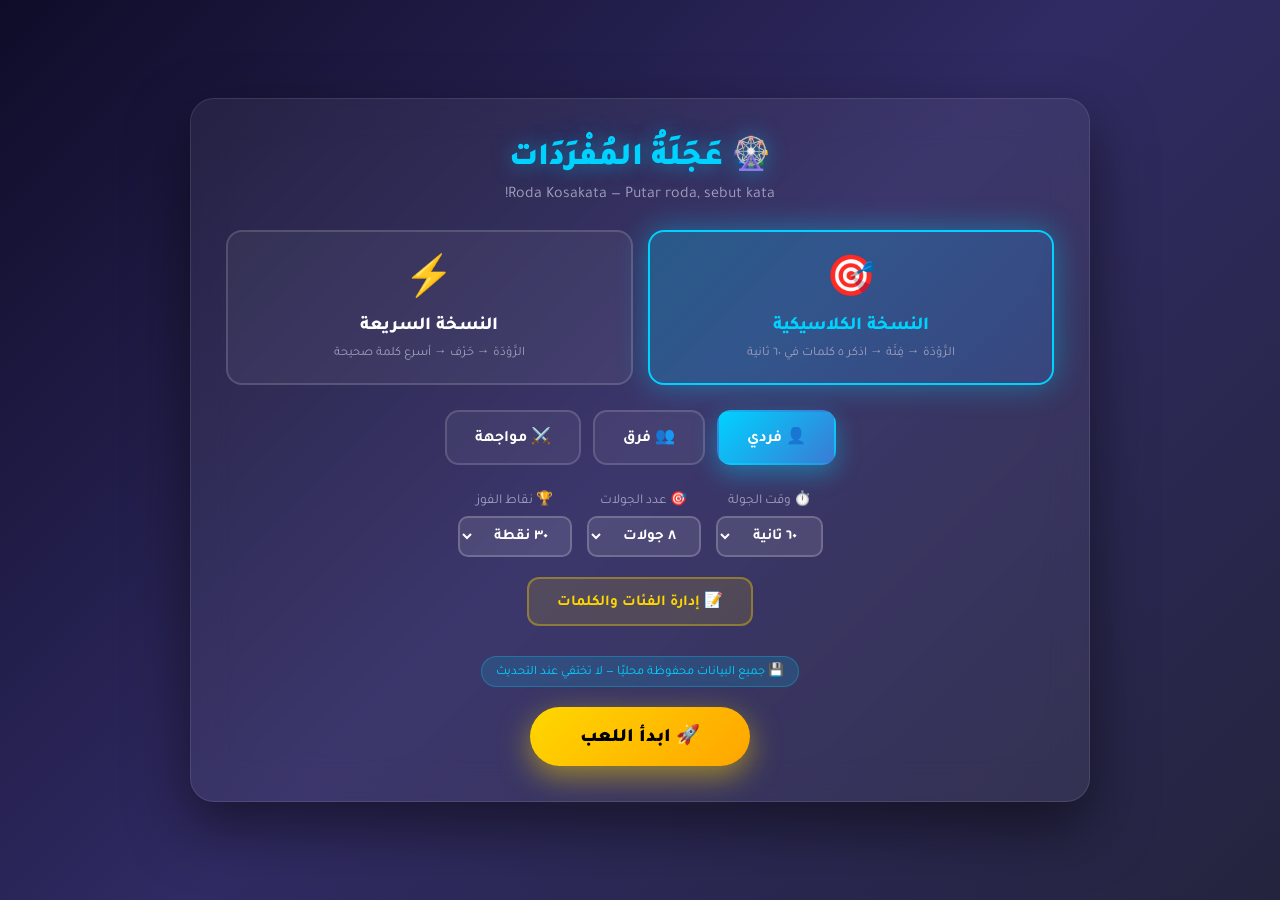
<file: games/wheel/index.html>
<!DOCTYPE html>
<html lang="ar" dir="rtl">
<head>
<meta charset="UTF-8">
<meta name="viewport" content="width=device-width, initial-scale=1.0">
<title>عَجَلَةُ المُفْرَدَات — Roda Kosakata</title>
<style>
  @import url('https://fonts.googleapis.com/css2?family=Tajawal:wght@400;500;700;800;900&family=Amiri:wght@400;700&display=swap');

  * { margin:0; padding:0; box-sizing:border-box; font-family:'Tajawal',sans-serif; }

  :root {
    --primary:#00d2ff;
    --primary-dark:#3a7bd5;
    --gold:#FFD700;
    --gold-dark:#FFA500;
    --success:#2ed573;
    --success-dark:#1e8449;
    --danger:#ff4757;
    --danger-dark:#c0392b;
    --purple:#9b59b6;
    --pink:#fd79a8;
    --dark:#0f0c29;
    --dark-2:#302b63;
    --dark-3:#24243e;
    --text:#fff;
    --text-muted:#a0a0c0;
  }

  body {
    min-height:100vh;
    background:linear-gradient(135deg,var(--dark),var(--dark-2),var(--dark-3));
    color:var(--text);
    overflow-x:hidden;
  }

  /* ===== Background ===== */
  .bg-animation {
    position:fixed; inset:0; z-index:0;
    overflow:hidden; pointer-events:none;
  }
  .bg-circle {
    position:absolute; border-radius:50%;
    filter:blur(80px); opacity:0.3;
    animation:floatCircle 20s ease-in-out infinite;
  }
  .bg-circle.c1 { width:400px; height:400px; background:var(--purple); top:-100px; left:-100px; }
  .bg-circle.c2 { width:500px; height:500px; background:var(--pink); bottom:-150px; right:-150px; animation-delay:-5s; }
  .bg-circle.c3 { width:300px; height:300px; background:var(--gold); top:40%; left:50%; animation-delay:-10s; }
  @keyframes floatCircle {
    0%,100% { transform:translate(0,0) scale(1); }
    33% { transform:translate(100px,-50px) scale(1.1); }
    66% { transform:translate(-50px,100px) scale(0.9); }
  }

  /* ===== Setup Screen ===== */
  .setup-screen {
    position:fixed; inset:0;
    display:flex; justify-content:center; align-items:flex-start;
    z-index:200; padding:20px; overflow-y:auto;
    background:linear-gradient(135deg,var(--dark),var(--dark-2),var(--dark-3));
  }
  .setup-screen.hide { display:none; }

  .setup-card {
    background:rgba(255,255,255,0.06);
    backdrop-filter:blur(20px);
    border-radius:24px;
    padding:35px;
    max-width:900px; width:100%;
    border:1px solid rgba(255,255,255,0.1);
    box-shadow:0 25px 60px rgba(0,0,0,0.5);
    margin:auto;
  }

  .setup-title {
    color:var(--primary);
    font-size:2rem; font-weight:900;
    text-align:center; margin-bottom:8px;
    text-shadow:0 0 20px rgba(0,210,255,0.5);
  }
  .setup-sub { color:var(--text-muted); text-align:center; margin-bottom:25px; }

  /* Version Selector */
  .version-selector {
    display:grid;
    grid-template-columns:1fr 1fr;
    gap:15px;
    margin-bottom:25px;
  }
  @media (max-width:600px) { .version-selector { grid-template-columns:1fr; } }

  .version-btn {
    padding:20px;
    border-radius:16px;
    border:2px solid rgba(255,255,255,0.15);
    background:rgba(255,255,255,0.05);
    color:var(--text);
    font-family:'Tajawal',sans-serif;
    cursor:pointer;
    transition:all 0.3s;
    text-align:center;
  }
  .version-btn:hover {
    transform:translateY(-4px);
    border-color:var(--primary);
    background:rgba(0,210,255,0.1);
    box-shadow:0 10px 30px rgba(0,210,255,0.2);
  }
  .version-btn.active {
    background:linear-gradient(135deg, rgba(0,210,255,0.25), rgba(58,123,213,0.25));
    border-color:var(--primary);
    box-shadow:0 0 30px rgba(0,210,255,0.4);
  }
  .version-btn .v-icon {
    font-size:2.5rem;
    margin-bottom:8px;
    display:block;
  }
  .version-btn .v-title {
    font-size:1.15rem;
    font-weight:800;
    margin-bottom:6px;
  }
  .version-btn .v-desc {
    color:var(--text-muted);
    font-size:0.8rem;
    line-height:1.5;
  }
  .version-btn.active .v-title { color:var(--primary); }

  /* Mode Selector */
  .mode-selector {
    display:flex; gap:12px; justify-content:center;
    margin-bottom:25px; flex-wrap:wrap;
  }
  .mode-btn {
    padding:14px 28px; border-radius:14px;
    border:2px solid rgba(255,255,255,0.15);
    background:rgba(255,255,255,0.05);
    color:var(--text);
    font-family:'Tajawal',sans-serif;
    font-weight:700; font-size:1rem;
    cursor:pointer; transition:all 0.3s;
  }
  .mode-btn:hover {
    background:rgba(0,210,255,0.15);
    border-color:rgba(0,210,255,0.5);
    transform:translateY(-2px);
  }
  .mode-btn.active {
    background:linear-gradient(135deg,var(--primary),var(--primary-dark));
    border-color:transparent;
    box-shadow:0 8px 25px rgba(0,210,255,0.4);
  }

  /* Team Inputs */
  .team-inputs {
    display:grid; grid-template-columns:1fr 1fr;
    gap:15px; margin-bottom:20px;
  }
  .team-inputs.hide { display:none; }
  @media (max-width:600px) { .team-inputs { grid-template-columns:1fr; } }

  .team-input-group {
    background:rgba(255,255,255,0.04);
    border-radius:14px; padding:15px;
    border:2px solid;
  }
  .team-input-group.a { border-color:#4A90D9; }
  .team-input-group.b { border-color:#E74C3C; }
  .team-input-group label {
    display:block; color:var(--text);
    font-weight:700; margin-bottom:8px; font-size:0.95rem;
  }
  .team-input-group input {
    width:100%; padding:10px 14px;
    border-radius:10px;
    border:2px solid rgba(255,255,255,0.2);
    background:rgba(255,255,255,0.1);
    color:var(--text); font-size:1rem;
    font-family:'Tajawal',sans-serif;
    text-align:center; font-weight:700;
  }
  .team-input-group input:focus { outline:none; border-color:var(--gold); }

  /* Settings */
  .settings-row {
    display:flex; justify-content:center;
    gap:15px; margin-bottom:20px; flex-wrap:wrap;
  }
  .setting-item label {
    display:block; color:var(--text-muted);
    font-size:0.85rem; margin-bottom:6px; text-align:center;
  }
  .setting-item select {
    padding:10px 18px; border-radius:10px;
    border:2px solid rgba(255,255,255,0.2);
    background:rgba(255,255,255,0.1);
    color:var(--text); font-family:'Tajawal',sans-serif;
    font-size:0.95rem; cursor:pointer; text-align:center;
    font-weight:700;
  }
  .setting-item select option { background:var(--dark-2); color:var(--text); }

  /* Editor Toggle */
  .editor-toggle {
    display:block; margin:15px auto;
    padding:12px 28px;
    background:rgba(255,215,0,0.12);
    border:2px solid rgba(255,215,0,0.35);
    border-radius:12px;
    color:var(--gold); font-weight:700;
    cursor:pointer; font-family:'Tajawal',sans-serif;
    font-size:0.95rem; transition:all 0.3s;
  }
  .editor-toggle:hover { background:rgba(255,215,0,0.25); transform:translateY(-2px); }

  /* Editor Panel */
  .editor-panel {
    display:none;
    background:rgba(0,0,0,0.25);
    border-radius:16px;
    padding:20px; margin-bottom:20px;
    text-align:right;
    max-height:550px; overflow-y:auto;
  }
  .editor-panel.show { display:block; }

  .editor-panel h3 {
    color:var(--gold); font-size:1.1rem;
    margin-bottom:12px;
    display:flex; justify-content:space-between;
    align-items:center; flex-wrap:wrap; gap:10px;
  }

  .editor-actions {
    display:flex; gap:8px;
    flex-wrap:wrap; margin-bottom:15px;
  }
  .editor-btn {
    padding:8px 16px; border:none;
    border-radius:8px;
    font-family:'Tajawal',sans-serif;
    font-size:0.85rem; font-weight:700;
    cursor:pointer; transition:all 0.2s;
  }
  .editor-btn.add { background:var(--success); color:#fff; }
  .editor-btn.random { background:var(--primary); color:#fff; }
  .editor-btn.clear { background:var(--danger); color:#fff; }
  .editor-btn.restore { background:var(--gold-dark); color:#fff; }
  .editor-btn.export { background:var(--purple); color:#fff; }
  .editor-btn.import { background:#00b894; color:#fff; }
  .editor-btn:hover { transform:translateY(-2px); opacity:0.9; }

  /* Tabs untuk editor */
  .editor-tabs {
    display:flex; gap:8px; margin-bottom:15px;
  }
  .editor-tab {
    flex:1;
    padding:10px 16px;
    border-radius:10px;
    border:2px solid rgba(255,255,255,0.15);
    background:rgba(255,255,255,0.05);
    color:var(--text-muted);
    font-family:'Tajawal',sans-serif;
    font-weight:700;
    cursor:pointer;
    transition:all 0.3s;
    font-size:0.9rem;
  }
  .editor-tab.active {
    background:rgba(0,210,255,0.15);
    border-color:var(--primary);
    color:var(--primary);
  }

  .editor-content { display:none; }
  .editor-content.active { display:block; }

  /* Add Form */
  .add-form {
    background:rgba(46,213,115,0.1);
    border:1px solid rgba(46,213,115,0.3);
    border-radius:12px;
    padding:16px; margin-top:12px;
    display:none;
  }
  .add-form.show { display:block; }

  .add-form label {
    display:block; color:var(--text-muted);
    font-size:0.85rem; margin-bottom:6px;
    font-weight:600;
  }
  .add-form input, .add-form textarea {
    width:100%; padding:10px 14px;
    border-radius:8px;
    border:1px solid rgba(255,255,255,0.2);
    background:rgba(255,255,255,0.08);
    color:var(--text);
    font-family:'Tajawal',sans-serif;
    font-size:1rem;
    margin-bottom:12px;
    resize:vertical;
  }
  .add-form input:focus, .add-form textarea:focus {
    outline:none; border-color:var(--success);
  }
  .add-form textarea { min-height:60px; line-height:1.6; font-family:'Amiri',serif; }

  /* Category List */
  .category-list {
    display:grid; grid-template-columns:1fr 1fr;
    gap:10px;
  }
  @media (max-width:600px) { .category-list { grid-template-columns:1fr; } }

  .category-item {
    background:rgba(255,255,255,0.05);
    border-radius:12px;
    padding:14px;
    border:1px solid rgba(255,255,255,0.1);
    position:relative;
  }
  .category-item .cat-header {
    display:flex; justify-content:space-between;
    align-items:center; margin-bottom:8px;
    padding-bottom:8px;
    border-bottom:1px solid rgba(255,255,255,0.08);
  }
  .category-item .cat-name {
    color:var(--gold); font-weight:800;
    font-size:1rem;
    display:flex; align-items:center; gap:8px;
  }
  .category-item .cat-name .cat-icon {
    font-size:1.3rem;
  }
  .category-item .cat-del {
    background:var(--danger); color:#fff;
    border:none; border-radius:6px;
    width:24px; height:24px;
    cursor:pointer; font-weight:900;
    font-size:0.75rem;
  }
  .category-item .cat-del:hover { transform:scale(1.1); }
  .category-item .cat-words {
    color:var(--text-muted);
    font-size:0.8rem;
    line-height:1.7;
    font-family:'Amiri',serif;
  }
  .category-item .cat-count {
    color:var(--primary);
    font-size:0.75rem;
    font-weight:700;
    margin-top:6px;
  }

  /* Letter list */
  .letter-list {
    display:grid;
    grid-template-columns:repeat(auto-fill, minmax(80px, 1fr));
    gap:10px;
  }
  .letter-item {
    background:rgba(0,210,255,0.08);
    border:2px solid rgba(0,210,255,0.3);
    border-radius:12px;
    padding:12px;
    text-align:center;
    position:relative;
  }
  .letter-item .letter {
    font-family:'Amiri',serif;
    font-size:2rem;
    font-weight:800;
    color:var(--primary);
    line-height:1;
  }
  .letter-item .letter-del {
    position:absolute;
    top:4px; left:4px;
    background:var(--danger); color:#fff;
    border:none; border-radius:50%;
    width:20px; height:20px;
    cursor:pointer; font-weight:900;
    font-size:0.7rem;
    display:flex;
    align-items:center;
    justify-content:center;
  }

  /* Start Button */
  .start-btn {
    display:block; margin:20px auto 0;
    padding:16px 50px;
    background:linear-gradient(135deg,var(--gold),var(--gold-dark));
    color:#000; border:none; border-radius:50px;
    font-size:1.2rem; font-weight:900;
    cursor:pointer; transition:all 0.3s;
    font-family:'Tajawal',sans-serif;
    box-shadow:0 10px 30px rgba(255,215,0,0.5);
  }
  .start-btn:hover { transform:translateY(-3px) scale(1.05); }

  .info-badge {
    display:inline-block;
    background:rgba(0,210,255,0.15);
    border:1px solid rgba(0,210,255,0.3);
    color:var(--primary);
    padding:5px 14px;
    border-radius:20px;
    font-size:0.8rem;
    margin-top:15px;
  }

  .center { text-align:center; }

  /* ===== Game Screen ===== */
  .game-screen {
    display:none;
    min-height:100vh;
    padding:20px;
    position:relative; z-index:5;
  }
  .game-screen.show { display:block; }

  /* Top Bar */
  .top-bar {
    display:flex;
    justify-content:space-between;
    align-items:center;
    background:rgba(0,0,0,0.4);
    backdrop-filter:blur(20px);
    padding:12px 20px;
    border-radius:16px;
    margin-bottom:20px;
    flex-wrap:wrap;
    gap:10px;
    border:1px solid rgba(255,255,255,0.1);
  }

  .team-score {
    display:flex; align-items:center; gap:10px;
    padding:8px 16px; border-radius:12px;
    background:rgba(255,255,255,0.08);
    border:2px solid transparent;
  }
  .team-score.a { border-color:#4A90D9; }
  .team-score.b { border-color:#E74C3C; }
  .team-score.active {
    background:rgba(255,215,0,0.15);
    box-shadow:0 0 20px rgba(255,215,0,0.4);
    animation:pulseGlow 1.5s infinite;
  }
  @keyframes pulseGlow {
    0%,100% { box-shadow:0 0 20px rgba(255,215,0,0.4); }
    50% { box-shadow:0 0 35px rgba(255,215,0,0.7); }
  }
  .team-score .name {
    color:var(--text); font-weight:700; font-size:0.9rem;
  }
  .team-score .pts {
    background:linear-gradient(135deg,var(--gold),var(--gold-dark));
    color:#000; font-weight:900;
    font-size:1.3rem; padding:2px 14px;
    border-radius:8px; min-width:45px;
    text-align:center;
  }

  .round-info {
    color:var(--text); text-align:center; font-weight:700;
  }
  .round-info .round {
    color:var(--gold); font-size:1.1rem;
  }
  .round-info .sub {
    display:block; color:var(--text-muted);
    font-size:0.8rem; font-weight:500;
  }

  .timer-circle {
    width:70px; height:70px;
    border-radius:50%;
    background:conic-gradient(var(--success) 0deg, rgba(255,255,255,0.1) 0deg);
    display:flex; justify-content:center; align-items:center;
    position:relative; transition:background 0.3s;
  }
  .timer-circle::before {
    content:'';
    width:54px; height:54px;
    background:#1a1a2e;
    border-radius:50%;
    position:absolute;
  }
  .timer-text {
    position:relative; z-index:1;
    color:#fff; font-weight:800; font-size:1.4rem;
  }

  /* ===== Version A: Wheel + Category ===== */
  .wheel-layout {
    display:grid;
    grid-template-columns: 1fr 1fr;
    gap:30px;
    max-width:1300px;
    margin:0 auto;
    align-items:flex-start;
  }
  @media (max-width:900px) { .wheel-layout { grid-template-columns:1fr; gap:20px; } }

  .wheel-container {
    background:rgba(0,0,0,0.35);
    backdrop-filter:blur(15px);
    border-radius:24px;
    padding:25px;
    border:1px solid rgba(255,255,255,0.1);
    display:flex;
    flex-direction:column;
    align-items:center;
  }

  .wheel-title {
    color:var(--primary);
    font-size:1.1rem;
    font-weight:800;
    margin-bottom:15px;
    text-align:center;
  }

  .wheel-wrapper {
    position:relative;
    width:100%;
    max-width:420px;
    aspect-ratio:1;
    margin:0 auto 20px;
  }

  .wheel-pointer {
    position:absolute;
    top:-10px;
    left:50%;
    transform:translateX(-50%);
    font-size:3rem;
    color:var(--gold);
    z-index:10;
    filter:drop-shadow(0 4px 8px rgba(0,0,0,0.5));
    animation:pointerBounce 1.5s ease-in-out infinite;
  }
  @keyframes pointerBounce {
    0%,100% { transform:translateX(-50%) translateY(0); }
    50% { transform:translateX(-50%) translateY(5px); }
  }

  .wheel {
    width:100%;
    height:100%;
    border-radius:50%;
    position:relative;
    overflow:hidden;
    box-shadow:
      0 0 0 8px rgba(0,0,0,0.4),
      0 0 0 12px rgba(255,215,0,0.5),
      0 15px 50px rgba(0,0,0,0.5);
    transition:transform 4.5s cubic-bezier(0.17, 0.67, 0.12, 0.99);
    transform:rotate(0deg);
  }

  .wheel.spinning {
    transition:transform 4.5s cubic-bezier(0.17, 0.67, 0.12, 0.99);
  }

  .wheel-segment {
    position:absolute;
    top:0; left:0;
    width:100%; height:100%;
    display:flex;
    align-items:center;
    justify-content:flex-start;
    padding-left:8%;
    font-family:'Amiri',serif;
    font-weight:800;
    color:#fff;
    text-shadow:1px 1px 3px rgba(0,0,0,0.8);
    pointer-events:none;
    font-size:1.1rem;
    line-height:1;
  }

  .wheel-center {
    position:absolute;
    top:50%; left:50%;
    transform:translate(-50%, -50%);
    width:26%;
    height:26%;
    background:radial-gradient(circle at 30% 30%, #FFD700, #FFA500);
    border-radius:50%;
    display:flex;
    align-items:center;
    justify-content:center;
    z-index:5;
    box-shadow:0 0 30px rgba(255,215,0,0.6), inset 0 0 15px rgba(0,0,0,0.3);
    font-size:2rem;
    pointer-events:none;
  }

  .spin-btn {
    padding:16px 40px;
    background:linear-gradient(135deg,var(--gold),var(--gold-dark));
    color:#000;
    border:none;
    border-radius:50px;
    font-family:'Tajawal',sans-serif;
    font-size:1.15rem;
    font-weight:900;
    cursor:pointer;
    transition:all 0.3s;
    box-shadow:0 10px 30px rgba(255,215,0,0.5);
  }
  .spin-btn:hover:not(:disabled) {
    transform:translateY(-3px) scale(1.05);
    box-shadow:0 15px 40px rgba(255,215,0,0.7);
  }
  .spin-btn:disabled {
    opacity:0.4;
    cursor:not-allowed;
  }

  /* ===== Right Panel: Category Result ===== */
  .result-panel {
    background:rgba(0,0,0,0.35);
    backdrop-filter:blur(15px);
    border-radius:24px;
    padding:25px;
    border:1px solid rgba(255,255,255,0.1);
    min-height:520px;
    display:flex;
    flex-direction:column;
  }

  .panel-placeholder {
    color:var(--text-muted);
    text-align:center;
    padding:60px 20px;
    font-size:1.1rem;
    line-height:1.7;
  }
  .panel-placeholder .icon {
    font-size:4rem;
    margin-bottom:15px;
    display:block;
    opacity:0.6;
  }

  .category-result {
    display:none;
    flex-direction:column;
    animation:fadeIn 0.5s ease;
  }
  .category-result.show { display:flex; }

  @keyframes fadeIn {
    from { opacity:0; transform:translateY(10px); }
    to { opacity:1; transform:translateY(0); }
  }

  .cat-result-header {
    text-align:center;
    padding:20px;
    background:linear-gradient(135deg, rgba(155,89,182,0.2), rgba(253,121,168,0.2));
    border-radius:16px;
    margin-bottom:20px;
    border:2px solid rgba(155,89,182,0.4);
  }

  .cat-result-header .cat-icon {
    font-size:3rem;
    display:block;
    margin-bottom:8px;
  }

  .cat-result-header .cat-label {
    color:var(--text-muted);
    font-size:0.8rem;
    letter-spacing:2px;
    margin-bottom:5px;
  }

  .cat-result-header .cat-name {
    font-family:'Amiri',serif;
    font-size:2rem;
    font-weight:800;
    color:var(--purple);
    text-shadow:0 0 20px rgba(155,89,182,0.6);
  }

  .words-progress {
    text-align:center;
    color:var(--text-muted);
    font-size:0.9rem;
    margin-bottom:12px;
  }

  .words-progress strong {
    color:var(--gold);
    font-size:1.3rem;
  }

  .words-slots {
    display:grid;
    grid-template-columns:1fr 1fr;
    gap:10px;
    margin-bottom:20px;
  }

  .word-slot {
    padding:16px;
    border-radius:14px;
    border:2px dashed rgba(255,255,255,0.2);
    background:rgba(255,255,255,0.03);
    text-align:center;
    color:var(--text-muted);
    font-family:'Amiri',serif;
    font-size:1.1rem;
    min-height:60px;
    display:flex;
    align-items:center;
    justify-content:center;
    transition:all 0.3s;
  }
  .word-slot.filled {
    border-style:solid;
    border-color:var(--success);
    background:rgba(46,213,115,0.15);
    color:var(--success);
    font-weight:700;
    animation:slotPop 0.4s ease;
  }
  @keyframes slotPop {
    0% { transform:scale(0.8); }
    50% { transform:scale(1.08); }
    100% { transform:scale(1); }
  }

  .word-actions {
    display:grid;
    grid-template-columns:1fr 1fr;
    gap:10px;
    margin-bottom:15px;
  }

  .word-action-btn {
    padding:16px;
    border:none;
    border-radius:14px;
    font-family:'Tajawal',sans-serif;
    font-size:1rem;
    font-weight:800;
    cursor:pointer;
    transition:all 0.3s;
    display:flex;
    align-items:center;
    justify-content:center;
    gap:8px;
  }
  .word-action-btn.correct {
    background:linear-gradient(135deg,var(--success),var(--success-dark));
    color:#fff;
    box-shadow:0 6px 20px rgba(46,213,115,0.4);
  }
  .word-action-btn.wrong {
    background:linear-gradient(135deg,var(--danger),var(--danger-dark));
    color:#fff;
    box-shadow:0 6px 20px rgba(255,71,87,0.4);
  }
  .word-action-btn:hover:not(:disabled) { transform:translateY(-2px); }
  .word-action-btn:disabled { opacity:0.4; cursor:not-allowed; }

  .finish-btn {
    padding:16px;
    border:none;
    border-radius:14px;
    font-family:'Tajawal',sans-serif;
    font-size:1.05rem;
    font-weight:900;
    cursor:pointer;
    transition:all 0.3s;
    background:linear-gradient(135deg,var(--primary),var(--primary-dark));
    color:#fff;
    box-shadow:0 8px 25px rgba(0,210,255,0.4);
  }
  .finish-btn:hover { transform:translateY(-2px); }
  .finish-btn:disabled { opacity:0.4; cursor:not-allowed; }

  /* ===== Version B: Letter Wheel ===== */
  .letter-result {
    display:none;
    flex-direction:column;
    animation:fadeIn 0.5s ease;
  }
  .letter-result.show { display:flex; }

  .letter-result-header {
    text-align:center;
    padding:30px 20px;
    background:linear-gradient(135deg, rgba(0,210,255,0.2), rgba(58,123,213,0.2));
    border-radius:20px;
    margin-bottom:20px;
    border:3px solid var(--primary);
    box-shadow:0 0 40px rgba(0,210,255,0.3);
  }

  .letter-result-header .letter-label {
    color:var(--text-muted);
    font-size:0.85rem;
    letter-spacing:3px;
    margin-bottom:10px;
  }

  .letter-result-header .letter-big {
    font-family:'Amiri',serif;
    font-size:6rem;
    font-weight:900;
    color:var(--primary);
    text-shadow:0 0 40px rgba(0,210,255,0.8);
    line-height:1;
    animation:letterGlow 2s ease-in-out infinite;
  }
  @keyframes letterGlow {
    0%,100% { text-shadow:0 0 40px rgba(0,210,255,0.8); }
    50% { text-shadow:0 0 60px rgba(0,210,255,1), 0 0 100px rgba(0,210,255,0.6); }
  }

  .letter-input-area {
    display:flex;
    gap:10px;
    margin-bottom:15px;
  }

  .letter-input {
    flex:1;
    padding:16px 20px;
    border-radius:14px;
    border:2px solid rgba(255,255,255,0.2);
    background:rgba(255,255,255,0.08);
    color:var(--text);
    font-family:'Amiri',serif;
    font-size:1.3rem;
    font-weight:700;
    text-align:center;
    transition:all 0.3s;
    direction:rtl;
  }
  .letter-input:focus {
    outline:none;
    border-color:var(--primary);
    background:rgba(0,210,255,0.1);
  }

  .letter-submit-btn {
    padding:16px 28px;
    border:none;
    border-radius:14px;
    font-family:'Tajawal',sans-serif;
    font-size:1rem;
    font-weight:800;
    cursor:pointer;
    transition:all 0.3s;
    background:linear-gradient(135deg,var(--success),var(--success-dark));
    color:#fff;
    box-shadow:0 6px 20px rgba(46,213,115,0.4);
  }
  .letter-submit-btn:hover { transform:translateY(-2px); }

  .accepted-words {
    display:flex;
    flex-wrap:wrap;
    gap:8px;
    margin-bottom:20px;
    min-height:50px;
    padding:10px;
    background:rgba(0,0,0,0.2);
    border-radius:12px;
  }

  .accepted-word {
    padding:8px 16px;
    background:linear-gradient(135deg,var(--success),var(--success-dark));
    color:#fff;
    border-radius:20px;
    font-family:'Amiri',serif;
    font-weight:700;
    font-size:1rem;
    animation:wordAppear 0.4s ease;
  }
  @keyframes wordAppear {
    from { transform:scale(0); opacity:0; }
    to { transform:scale(1); opacity:1; }
  }

  /* ===== Versus Buttons ===== */
  .versus-btns {
    display:flex; gap:15px;
    justify-content:center;
    margin-bottom:15px; flex-wrap:wrap;
  }
  .versus-btns.hide { display:none; }

  .team-select-btn {
    padding:14px 32px;
    border:none; border-radius:14px;
    font-size:1.05rem; font-weight:800;
    cursor:pointer; transition:all 0.3s;
    font-family:'Tajawal',sans-serif;
    color:#fff;
    box-shadow:0 6px 20px rgba(0,0,0,0.3);
  }
  .team-select-btn.a { background:linear-gradient(135deg,#4A90D9,#2E5C8A); }
  .team-select-btn.b { background:linear-gradient(135deg,#E74C3C,#A93226); }
  .team-select-btn:hover:not(:disabled) {
    transform:translateY(-3px);
    box-shadow:0 10px 30px rgba(0,0,0,0.4);
  }
  .team-select-btn:disabled {
    opacity:0.4; cursor:not-allowed;
  }
  .team-select-btn.active {
    transform:scale(1.08);
    border:3px solid var(--gold);
    box-shadow:0 0 30px rgba(255,215,0,0.6);
  }

  /* ===== Overlay Result ===== */
  .overlay {
    position:fixed; inset:0;
    background:rgba(0,0,0,0.9);
    display:none;
    justify-content:center; align-items:center;
    z-index:1000;
    backdrop-filter:blur(10px);
    padding:20px;
  }
  .overlay.show { display:flex; animation:fadeIn 0.5s; }

  .overlay-content {
    text-align:center;
    padding:40px;
    max-width:550px;
  }

  .overlay-icon {
    font-size:6rem; margin-bottom:20px;
    animation:iconBounce 1s infinite;
  }
  @keyframes iconBounce {
    0%,100% { transform:translateY(0); }
    50% { transform:translateY(-20px); }
  }

  .overlay-title {
    color:var(--gold);
    font-size:2.5rem; font-weight:900;
    margin-bottom:15px;
    text-shadow:0 0 30px rgba(255,215,0,0.8);
  }

  .overlay-subtitle {
    color:var(--text);
    font-size:1.2rem;
    margin-bottom:30px;
    line-height:1.7;
  }

  .overlay-btns {
    display:flex; gap:15px;
    justify-content:center; flex-wrap:wrap;
  }

  .overlay-btn {
    padding:15px 40px;
    border:none; border-radius:50px;
    font-size:1.05rem; font-weight:900;
    cursor:pointer; transition:all 0.3s;
    font-family:'Tajawal',sans-serif;
  }
  .overlay-btn.primary {
    background:linear-gradient(135deg,var(--gold),var(--gold-dark));
    color:#000;
    box-shadow:0 10px 30px rgba(255,215,0,0.5);
  }
  .overlay-btn.secondary {
    background:rgba(255,255,255,0.15);
    color:var(--text);
    border:2px solid rgba(255,255,255,0.3);
  }
  .overlay-btn:hover { transform:translateY(-3px) scale(1.05); }

  /* Toast */
  .toast {
    position:fixed; bottom:30px; left:50%;
    transform:translateX(-50%) translateY(100px);
    background:rgba(0,0,0,0.9);
    color:#fff;
    padding:14px 28px;
    border-radius:50px;
    font-weight:700;
    border:2px solid var(--primary);
    z-index:2000;
    opacity:0;
    transition:all 0.4s;
    font-size:0.95rem;
  }
  .toast.show { transform:translateX(-50%) translateY(0); opacity:1; }
  .toast.success { border-color:var(--success); color:var(--success); }
  .toast.error { border-color:var(--danger); color:var(--danger); }

  /* Confetti */
  .confetti {
    position:fixed;
    width:12px; height:12px;
    top:-20px;
    z-index:999;
    animation:confettiFall 4s linear forwards;
    pointer-events:none;
  }
  @keyframes confettiFall {
    0% { transform:translateY(0) rotate(0deg); opacity:1; }
    100% { transform:translateY(100vh) rotate(720deg); opacity:0; }
  }

  /* Progress bar */
  .progress-bar {
    height:6px;
    background:rgba(255,255,255,0.1);
    border-radius:3px;
    overflow:hidden;
    margin-top:15px;
  }
  .progress-fill {
    height:100%;
    background:linear-gradient(90deg,var(--primary),var(--gold));
    border-radius:3px;
    transition:width 0.4s;
    width:0%;
  }
</style>
</head>
<body>

<!-- ===== Background ===== -->
<div class="bg-animation">
  <div class="bg-circle c1"></div>
  <div class="bg-circle c2"></div>
  <div class="bg-circle c3"></div>
</div>

<!-- ===== Setup Screen ===== -->
<div class="setup-screen" id="setupScreen">
  <div class="setup-card">
    <div class="setup-title">🎡 عَجَلَةُ المُفْرَدَات</div>
    <div class="setup-sub">Roda Kosakata — Putar roda, sebut kata!</div>

    <!-- Version Selector -->
    <div class="version-selector">
      <div class="version-btn active" data-version="A">
        <span class="v-icon">🎯</span>
        <div class="v-title">النسخة الكلاسيكية</div>
        <div class="v-desc">الرَّوْدَة → فِئَة → اذكر ٥ كلمات في ٦٠ ثانية</div>
      </div>
      <div class="version-btn" data-version="B">
        <span class="v-icon">⚡</span>
        <div class="v-title">النسخة السريعة</div>
        <div class="v-desc">الرَّوْدَة → حَرْف → أسرع كلمة صحيحة</div>
      </div>
    </div>

    <!-- Mode Selector -->
    <div class="mode-selector">
      <button class="mode-btn active" data-mode="solo">👤 فردي</button>
      <button class="mode-btn" data-mode="team">👥 فرق</button>
      <button class="mode-btn" data-mode="versus">⚔️ مواجهة</button>
    </div>

    <!-- Team Inputs -->
    <div class="team-inputs hide" id="teamInputs">
      <div class="team-input-group a">
        <label>🔵 الفريق الأول</label>
        <input type="text" id="teamAName" value="الفريق الأزرق" maxlength="20">
      </div>
      <div class="team-input-group b">
        <label>🔴 الفريق الثاني</label>
        <input type="text" id="teamBName" value="الفريق الأحمر" maxlength="20">
      </div>
    </div>

    <!-- Settings -->
    <div class="settings-row">
      <div class="setting-item">
        <label>⏱️ وقت الجولة</label>
        <select id="timerSetting">
          <option value="30">٣٠ ثانية</option>
          <option value="45">٤٥ ثانية</option>
          <option value="60" selected>٦٠ ثانية</option>
          <option value="90">٩٠ ثانية</option>
        </select>
      </div>
      <div class="setting-item">
        <label>🎯 عدد الجولات</label>
        <select id="countSetting">
          <option value="5">٥ جولات</option>
          <option value="8" selected>٨ جولات</option>
          <option value="10">١٠ جولات</option>
          <option value="15">١٥ جولة</option>
        </select>
      </div>
      <div class="setting-item">
        <label>🏆 نقاط الفوز</label>
        <select id="maxScoreSetting">
          <option value="20">٢٠ نقطة</option>
          <option value="30" selected>٣٠ نقطة</option>
          <option value="50">٥٠ نقطة</option>
          <option value="999">بدون حد</option>
        </select>
      </div>
    </div>

    <!-- Editor Toggle -->
    <button class="editor-toggle" id="editorToggle">📝 إدارة الفئات والكلمات</button>

    <!-- Editor Panel -->
    <div class="editor-panel" id="editorPanel">
      <div class="editor-tabs">
        <button class="editor-tab active" data-tab="categories">📚 الفئات</button>
        <button class="editor-tab" data-tab="letters">🔤 الحروف</button>
      </div>

      <!-- Tab Categories -->
      <div class="editor-content active" id="tab-categories">
        <h3>
          <span>📋 قائمة الفئات (<span id="categoryCount">٠</span>)</span>
        </h3>
        <div class="editor-actions">
          <button class="editor-btn add" id="addCategoryBtn">➕ إضافة فئة</button>
          <button class="editor-btn export" id="exportBtn">📤 تصدير JSON</button>
          <button class="editor-btn import" id="importBtn">📥 استيراد JSON</button>
          <button class="editor-btn restore" id="restoreBtn">↩️ استعادة الافتراضي</button>
          <button class="editor-btn clear" id="clearBtn">🗑️ حذف الكل</button>
        </div>

        <div class="add-form" id="addCategoryForm">
          <label>اسم الفئة بالعربية *</label>
          <input type="text" id="newCatName" placeholder="مثال: الفَوَاكِه" dir="rtl">
          <label>الأيقونة (emoji)</label>
          <input type="text" id="newCatIcon" placeholder="مثال: 🍎" maxlength="5">
          <label>الكلمات (كل كلمة على سطر منفصل أو مفصولة بفاصلة) *</label>
          <textarea id="newCatWords" placeholder="تُفَّاح&#10;مَوْز&#10;عِنَب&#10;بُرْتُقَال&#10;بَطِيخ" dir="rtl"></textarea>
          <div style="display:flex; gap:8px; margin-top:6px;">
            <button class="editor-btn add" id="saveCategoryBtn" style="flex:1;">💾 حفظ</button>
            <button class="editor-btn clear" id="cancelCategoryBtn" style="flex:1;">✖️ إلغاء</button>
          </div>
        </div>

        <div class="category-list" id="categoryList"></div>
      </div>

      <!-- Tab Letters -->
      <div class="editor-content" id="tab-letters">
        <h3>
          <span>🔤 قائمة الحروف (<span id="letterCount">٠</span>)</span>
        </h3>
        <div class="editor-actions">
          <button class="editor-btn add" id="addLetterBtn">➕ إضافة حرف</button>
        </div>

        <div class="add-form" id="addLetterForm">
          <label>الحرف *</label>
          <input type="text" id="newLetter" placeholder="مثال: ب" maxlength="2" dir="rtl">
          <div style="display:flex; gap:8px; margin-top:6px;">
            <button class="editor-btn add" id="saveLetterBtn" style="flex:1;">💾 حفظ</button>
            <button class="editor-btn clear" id="cancelLetterBtn" style="flex:1;">✖️ إلغاء</button>
          </div>
        </div>

        <div class="letter-list" id="letterList"></div>
      </div>
    </div>

    <div class="center">
      <span class="info-badge">💾 جميع البيانات محفوظة محليًا — لا تختفي عند التحديث</span>
    </div>

    <button class="start-btn" id="startBtn">🚀 ابدأ اللعب</button>
  </div>
</div>

<!-- ===== Game Screen ===== -->
<div class="game-screen" id="gameScreen">

  <!-- Top Bar -->
  <div class="top-bar">
    <div class="team-score a" id="teamAScoreBox" style="display:none;">
      <span class="name" id="teamANameDisplay">🔵 الفريق الأول</span>
      <span class="pts" id="teamAScore">٠</span>
    </div>
    <div class="round-info">
      <span class="round">الجولة <span id="roundNum">١</span> / <span id="totalRounds">٨</span></span>
      <span class="sub" id="versionLabel">🎯 النسخة الكلاسيكية</span>
    </div>
    <div class="timer-circle" id="timerCircle">
      <span class="timer-text" id="timerText">—</span>
    </div>
    <div class="team-score b" id="teamBScoreBox" style="display:none;">
      <span class="pts" id="teamBScore">٠</span>
      <span class="name" id="teamBNameDisplay">🔴 الفريق الثاني</span>
    </div>
  </div>

  <!-- Versus Buttons -->
  <div class="versus-btns hide" id="versusBtns">
    <button class="team-select-btn a" id="teamABtn">🔵 الفريق الأول</button>
    <button class="team-select-btn b" id="teamBBtn">🔴 الفريق الثاني</button>
  </div>

  <!-- ===== Version A Layout ===== -->
  <div class="wheel-layout" id="versionALayout">
    <!-- Wheel -->
    <div class="wheel-container">
      <div class="wheel-title">🎡 أدر العجلة لاختيار الفئة</div>
      <div class="wheel-wrapper">
        <div class="wheel-pointer">▼</div>
        <div class="wheel" id="wheel"></div>
        <div class="wheel-center">🎯</div>
      </div>
      <button class="spin-btn" id="spinBtn">🎡 أدر العجلة</button>
    </div>

    <!-- Result Panel -->
    <div class="result-panel">
      <div class="panel-placeholder" id="panelPlaceholder">
        <span class="icon">🎡</span>
        اضغط "أدر العجلة" لاختيار الفئة
      </div>

      <div class="category-result" id="categoryResult">
        <div class="cat-result-header">
          <span class="cat-icon" id="resultCatIcon">🍎</span>
          <div class="cat-label">الفئة المختارة</div>
          <div class="cat-name" id="resultCatName">الفَوَاكِه</div>
        </div>

        <div class="words-progress">
          الكلمات المذكورة: <strong><span id="wordsDone">٠</span> / <span id="wordsTotal">٥</span></strong>
        </div>

        <div class="words-slots" id="wordsSlots"></div>

        <div class="word-actions">
          <button class="word-action-btn correct" id="wordCorrectBtn">✅ كلمة صحيحة</button>
          <button class="word-action-btn wrong" id="wordWrongBtn">❌ كلمة خاطئة</button>
        </div>

        <button class="finish-btn" id="finishBtn">🏁 إنهاء الجولة</button>
      </div>
    </div>
  </div>

  <!-- ===== Version B Layout ===== -->
  <div class="wheel-layout" id="versionBLayout" style="display:none;">
    <div class="wheel-container">
      <div class="wheel-title">🎡 أدر العجلة لاختيار الحرف</div>
      <div class="wheel-wrapper">
        <div class="wheel-pointer">▼</div>
        <div class="wheel" id="wheelB"></div>
        <div class="wheel-center">🔤</div>
      </div>
      <button class="spin-btn" id="spinBtnB">🎡 أدر العجلة</button>
    </div>

    <div class="result-panel">
      <div class="panel-placeholder" id="panelPlaceholderB">
        <span class="icon">🔤</span>
        اضغط "أدر العجلة" لاختيار الحرف
      </div>

      <div class="letter-result" id="letterResult">
        <div class="letter-result-header">
          <div class="letter-label">الحرف المختار</div>
          <div class="letter-big" id="resultLetter">ب</div>
        </div>

        <div class="words-progress">
          اكتب كلمة تبدأ بالحرف <strong id="letterRef">ب</strong>
        </div>

        <div class="letter-input-area">
          <input type="text" class="letter-input" id="letterInput" placeholder="اكتب الكلمة..." dir="rtl">
          <button class="letter-submit-btn" id="letterSubmitBtn">✓</button>
        </div>

        <div class="accepted-words" id="acceptedWords"></div>

        <button class="finish-btn" id="finishBtnB">🏁 إنهاء الجولة</button>
      </div>
    </div>
  </div>

  <div style="max-width:1300px; margin:20px auto 0;">
    <div class="progress-bar">
      <div class="progress-fill" id="progressFill"></div>
    </div>
  </div>
</div>

<!-- ===== Overlay Result ===== -->
<div class="overlay" id="overlay">
  <div class="overlay-content">
    <div class="overlay-icon" id="overlayIcon">🏆</div>
    <div class="overlay-title" id="overlayTitle">أحسنت!</div>
    <div class="overlay-subtitle" id="overlaySubtitle"></div>
    <div class="overlay-btns">
      <button class="overlay-btn primary" id="playAgainBtn">🔄 العب مرة أخرى</button>
      <button class="overlay-btn secondary" id="backToSetupBtn">⚙️ الإعدادات</button>
    </div>
  </div>
</div>

<!-- Toast -->
<div class="toast" id="toast"></div>

<script>
/* ============================================================
   DEFAULT DATA
============================================================ */
const DEFAULT_CATEGORIES = [
  { id:'c1',  name:'الفَوَاكِه',     icon:'🍎', words:['تُفَّاح','مَوْز','عِنَب','بُرْتُقَال','بَطِيخ','فَرَاوِلَة','مَانْجُو','أَنَانَاس','كَرَز','لَيْمُون'] },
  { id:'c2',  name:'الحَيَوَانَات',  icon:'🐱', words:['قِطَّة','كَلْب','أَسَد','فِيل','حِصَان','دَجَاجَة','سَمَكَة','طَائِر','بَقَرَة','خَرُوف'] },
  { id:'c3',  name:'الأَمَاكِن',     icon:'🏠', words:['بَيْت','مَدْرَسَة','مَسْجِد','مُسْتَشْفَى','سُوق','مَطَار','حَدِيقَة','مَكْتَبَة','فُنْدُق','مَطْعَم'] },
  { id:'c4',  name:'المِهَن',        icon:'👨‍⚕️', words:['طَبِيب','مُعَلِّم','مُهَنْدِس','طَبَّاخ','مُزَارِع','شُرْطِيّ','صَيْدَلِيّ','مُمَرِّضَة','سَائِق','نَجَّار'] },
  { id:'c5',  name:'الأَلْوَان',     icon:'🎨', words:['أَحْمَر','أَزْرَق','أَخْضَر','أَصْفَر','أَسْوَد','أَبْيَض','بُرْتُقَالِيّ','بَنَفْسَجِيّ','وَرْدِيّ','بُنِّيّ'] },
  { id:'c6',  name:'المُوَاصَلَات',  icon:'🚗', words:['سَيَّارَة','طَائِرَة','قِطَار','سَفِينَة','دَرَّاجَة','حَافِلَة','شَاحِنَة','تَاكْسِي','مِتْرُو','قَارِب'] },
  { id:'c7',  name:'الطَّعَام',      icon:'🍽️', words:['خُبْز','أَرُز','لَحْم','دَجَاج','سَمَك','بَيْض','جُبْن','حَلِيب','عَسَل','تَمْر'] },
  { id:'c8',  name:'الرِّيَاضَة',    icon:'⚽', words:['كُرَة قَدَم','سِبَاحَة','جَرْي','كُرَة سَلَّة','تِنِس','مُلاَكَمَة','جُودُو','رُكُوب خَيْل','تَسَلُّق','غَوْص'] },
];

const DEFAULT_LETTERS = ['ب','ت','ج','د','ر','س','ش','ص','ط','ع','ف','ق','ك','ل','م','ن','ه','و','ي'];

/* ============================================================
   STORAGE
============================================================ */
const CAT_KEY = 'arab_wheel_categories';
const LETTER_KEY = 'arab_wheel_letters';
const SETTINGS_KEY = 'arab_wheel_settings';

function loadCategories() {
  try {
    const saved = localStorage.getItem(CAT_KEY);
    if (saved) {
      const parsed = JSON.parse(saved);
      if (Array.isArray(parsed) && parsed.length > 0) return parsed;
    }
  } catch (e) {}
  return JSON.parse(JSON.stringify(DEFAULT_CATEGORIES));
}

function saveCategories(cats) {
  try { localStorage.setItem(CAT_KEY, JSON.stringify(cats)); } catch (e) {}
}

function loadLetters() {
  try {
    const saved = localStorage.getItem(LETTER_KEY);
    if (saved) {
      const parsed = JSON.parse(saved);
      if (Array.isArray(parsed) && parsed.length > 0) return parsed;
    }
  } catch (e) {}
  return [...DEFAULT_LETTERS];
}

function saveLetters(letters) {
  try { localStorage.setItem(LETTER_KEY, JSON.stringify(letters)); } catch (e) {}
}

function loadSettings() {
  try {
    const saved = localStorage.getItem(SETTINGS_KEY);
    if (saved) return JSON.parse(saved);
  } catch (e) {}
  return null;
}

function saveSettings(s) {
  try { localStorage.setItem(SETTINGS_KEY, JSON.stringify(s)); } catch (e) {}
}

/* ============================================================
   STATE
============================================================ */
const state = {
  version: 'A',
  mode: 'solo',
  teamA: { name: 'الفريق الأزرق', score: 0 },
  teamB: { name: 'الفريق الأحمر', score: 0 },
  categories: [],
  letters: [],
  currentCategory: null,
  currentLetter: null,
  totalRounds: 8,
  currentRound: 0,
  maxScore: 30,
  timerDuration: 60,
  timeLeft: 60,
  timerInterval: null,
  spinning: false,
  activeTeam: null,
  wordsRequired: 5,
  currentWords: [], // kata yang sudah disebut (versi A)
  acceptedWords: [], // kata yang diterima (versi B)
  results: [],
  roundActive: false,
  startTime: 0,
};

/* ============================================================
   DOM
============================================================ */
const setupScreen = document.getElementById('setupScreen');
const gameScreen = document.getElementById('gameScreen');
const wheel = document.getElementById('wheel');
const wheelB = document.getElementById('wheelB');
const spinBtn = document.getElementById('spinBtn');
const spinBtnB = document.getElementById('spinBtnB');
const timerCircle = document.getElementById('timerCircle');
const timerText = document.getElementById('timerText');

/* ============================================================
   HELPERS
============================================================ */
function toArabic(num) {
  const d = ['٠','١','٢','٣','٤','٥','٦','٧','٨','٩'];
  return String(num).split('').map(x => d[parseInt(x)] || x).join('');
}

function shuffle(arr) {
  const a = [...arr];
  for (let i = a.length - 1; i > 0; i--) {
    const j = Math.floor(Math.random() * (i + 1));
    [a[i], a[j]] = [a[j], a[i]];
  }
  return a;
}

function toast(msg, type = '') {
  const el = document.getElementById('toast');
  el.textContent = msg;
  el.className = 'toast show ' + type;
  setTimeout(() => el.classList.remove('show'), 2500);
}

/* ============================================================
   EDITOR: Categories
============================================================ */
const categoryListEl = document.getElementById('categoryList');
const categoryCount = document.getElementById('categoryCount');
const letterListEl = document.getElementById('letterList');
const letterCount = document.getElementById('letterCount');
const editorPanel = document.getElementById('editorPanel');

function renderCategoryList() {
  categoryListEl.innerHTML = '';
  categoryCount.textContent = toArabic(state.categories.length);

  state.categories.forEach((cat, idx) => {
    const item = document.createElement('div');
    item.className = 'category-item';
    item.innerHTML = `
      <div class="cat-header">
        <div class="cat-name">
          <span class="cat-icon">${cat.icon || '📚'}</span>
          <span>${cat.name}</span>
        </div>
        <button class="cat-del" data-idx="${idx}" title="حذف">✖</button>
      </div>
      <div class="cat-words">${cat.words.slice(0, 8).join(' • ')}${cat.words.length > 8 ? ' ...' : ''}</div>
      <div class="cat-count">📝 ${toArabic(cat.words.length)} كلمات</div>
    `;
    item.querySelector('.cat-del').addEventListener('click', () => {
      if (confirm(`حذف فئة "${cat.name}"؟`)) {
        state.categories.splice(idx, 1);
        saveCategories(state.categories);
        renderCategoryList();
        toast('🗑️ تم الحذف', 'success');
      }
    });
    categoryListEl.appendChild(item);
  });
}

function renderLetterList() {
  letterListEl.innerHTML = '';
  letterCount.textContent = toArabic(state.letters.length);

  state.letters.forEach((letter, idx) => {
    const item = document.createElement('div');
    item.className = 'letter-item';
    item.innerHTML = `
      <button class="letter-del" data-idx="${idx}">✖</button>
      <div class="letter">${letter}</div>
    `;
    item.querySelector('.letter-del').addEventListener('click', () => {
      state.letters.splice(idx, 1);
      saveLetters(state.letters);
      renderLetterList();
      toast('🗑️ تم الحذف', 'success');
    });
    letterListEl.appendChild(item);
  });
}

/* Editor Tabs */
document.querySelectorAll('.editor-tab').forEach(tab => {
  tab.addEventListener('click', () => {
    document.querySelectorAll('.editor-tab').forEach(t => t.classList.remove('active'));
    document.querySelectorAll('.editor-content').forEach(c => c.classList.remove('active'));
    tab.classList.add('active');
    document.getElementById('tab-' + tab.dataset.tab).classList.add('active');
  });
});

/* Editor Toggle */
document.getElementById('editorToggle').addEventListener('click', () => {
  editorPanel.classList.toggle('show');
});

/* Add Category */
document.getElementById('addCategoryBtn').addEventListener('click', () => {
  document.getElementById('addCategoryForm').classList.toggle('show');
});

document.getElementById('saveCategoryBtn').addEventListener('click', () => {
  const name = document.getElementById('newCatName').value.trim();
  const icon = document.getElementById('newCatIcon').value.trim() || '📚';
  const wordsRaw = document.getElementById('newCatWords').value.trim();

  if (!name || !wordsRaw) {
    toast('⚠️ املأ الاسم والكلمات', 'error');
    return;
  }

  const words = wordsRaw.split(/[\n,،]+/).map(w => w.trim()).filter(w => w.length > 0);

  if (words.length < 3) {
    toast('⚠️ على الأقل ٣ كلمات', 'error');
    return;
  }

  state.categories.push({
    id: 'c_' + Date.now() + '_' + Math.random().toString(36).slice(2, 7),
    name, icon, words,
  });
  saveCategories(state.categories);
  renderCategoryList();
  resetCategoryForm();
  toast('✅ تم الحفظ', 'success');
});

document.getElementById('cancelCategoryBtn').addEventListener('click', resetCategoryForm);

function resetCategoryForm() {
  document.getElementById('newCatName').value = '';
  document.getElementById('newCatIcon').value = '';
  document.getElementById('newCatWords').value = '';
  document.getElementById('addCategoryForm').classList.remove('show');
}

/* Add Letter */
document.getElementById('addLetterBtn').addEventListener('click', () => {
  document.getElementById('addLetterForm').classList.toggle('show');
});

document.getElementById('saveLetterBtn').addEventListener('click', () => {
  const letter = document.getElementById('newLetter').value.trim();
  if (!letter) {
    toast('⚠️ اكتب الحرف', 'error');
    return;
  }
  if (state.letters.includes(letter)) {
    toast('⚠️ الحرف موجود مسبقًا', 'error');
    return;
  }
  state.letters.push(letter);
  saveLetters(state.letters);
  renderLetterList();
  document.getElementById('newLetter').value = '';
  document.getElementById('addLetterForm').classList.remove('show');
  toast('✅ تم الحفظ', 'success');
});

document.getElementById('cancelLetterBtn').addEventListener('click', () => {
  document.getElementById('addLetterForm').classList.remove('show');
});

/* Export / Import / Restore / Clear */
document.getElementById('exportBtn').addEventListener('click', () => {
  const data = {
    categories: state.categories,
    letters: state.letters,
  };
  const blob = new Blob([JSON.stringify(data, null, 2)], { type: 'application/json' });
  const url = URL.createObjectURL(blob);
  const a = document.createElement('a');
  a.href = url;
  a.download = 'wheel-data.json';
  a.click();
  URL.revokeObjectURL(url);
  toast('📤 تم التصدير', 'success');
});

document.getElementById('importBtn').addEventListener('click', () => {
  const input = document.createElement('input');
  input.type = 'file';
  input.accept = '.json,application/json';
  input.onchange = (e) => {
    const file = e.target.files[0];
    if (!file) return;
    const reader = new FileReader();
    reader.onload = (ev) => {
      try {
        const data = JSON.parse(ev.target.result);
        if (data.categories && Array.isArray(data.categories)) {
          state.categories = data.categories;
          saveCategories(state.categories);
          renderCategoryList();
        }
        if (data.letters && Array.isArray(data.letters)) {
          state.letters = data.letters;
          saveLetters(state.letters);
          renderLetterList();
        }
        toast('📥 تم الاستيراد', 'success');
      } catch (err) {
        toast('⚠️ فشل الاستيراد', 'error');
      }
    };
    reader.readAsText(file);
  };
  input.click();
});

document.getElementById('restoreBtn').addEventListener('click', () => {
  if (confirm('↩️ استعادة الافتراضي؟ سيتم حذف بياناتك المخصصة.')) {
    state.categories = JSON.parse(JSON.stringify(DEFAULT_CATEGORIES));
    state.letters = [...DEFAULT_LETTERS];
    saveCategories(state.categories);
    saveLetters(state.letters);
    renderCategoryList();
    renderLetterList();
    toast('↩️ تم الاستعادة', 'success');
  }
});

document.getElementById('clearBtn').addEventListener('click', () => {
  if (confirm('🗑️ حذف الكل؟ لا يمكن التراجع.')) {
    state.categories = [];
    state.letters = [];
    saveCategories(state.categories);
    saveLetters(state.letters);
    renderCategoryList();
    renderLetterList();
    toast('🗑️ تم الحذف', 'success');
  }
});

/* ============================================================
   SETUP: Version & Mode
============================================================ */
document.querySelectorAll('.version-btn').forEach(btn => {
  btn.addEventListener('click', () => {
    document.querySelectorAll('.version-btn').forEach(b => b.classList.remove('active'));
    btn.classList.add('active');
    state.version = btn.dataset.version;
  });
});

document.querySelectorAll('.mode-btn').forEach(btn => {
  btn.addEventListener('click', () => {
    document.querySelectorAll('.mode-btn').forEach(b => b.classList.remove('active'));
    btn.classList.add('active');
    state.mode = btn.dataset.mode;

    const teamInputs = document.getElementById('teamInputs');
    if (state.mode === 'solo') {
      teamInputs.classList.add('hide');
    } else {
      teamInputs.classList.remove('hide');
    }
  });
});

/* ============================================================
   WHEEL: Build & Spin
============================================================ */
const WHEEL_COLORS = [
  '#9b59b6', '#e74c3c', '#f39c12', '#2ecc71',
  '#3498db', '#e84393', '#16a085', '#d35400',
  '#8e44ad', '#c0392b', '#f1c40f', '#27ae60',
  '#2980b9', '#fd79a8', '#00b894', '#6c5ce7',
];

function buildWheel(wheelEl, items, labelKey) {
  wheelEl.innerHTML = '';
  const n = items.length;
  if (n === 0) return;

  const anglePer = 360 / n;

  items.forEach((item, i) => {
    const segment = document.createElement('div');
    segment.className = 'wheel-segment';
    const color = WHEEL_COLORS[i % WHEEL_COLORS.length];
    const startAngle = i * anglePer;
    const endAngle = (i + 1) * anglePer;

    segment.style.background = `conic-gradient(from ${startAngle}deg, ${color} 0deg ${anglePer}deg, transparent ${anglePer}deg)`;
    segment.style.clipPath = 'circle(50%)';

    // Label
    const label = document.createElement('div');
    label.style.position = 'absolute';
    label.style.top = '50%';
    label.style.left = '50%';
    label.style.width = '80%';
    label.style.transformOrigin = '0 0';
    // Rotasi label di tengah segmen
    const midAngle = startAngle + anglePer / 2;
    label.style.transform = `rotate(${midAngle - 90}deg) translate(0, -50%)`;
    label.style.textAlign = 'right';
    label.style.paddingRight = '8%';
    label.style.color = '#fff';
    label.style.fontFamily = "'Amiri', serif";
    label.style.fontWeight = '800';
    label.style.fontSize = '1rem';
    label.style.textShadow = '1px 1px 3px rgba(0,0,0,0.9)';
    label.textContent = item[labelKey] || '';

    segment.appendChild(label);
    wheelEl.appendChild(segment);
  });
}

function spinWheel(wheelEl, items, callback) {
  if (state.spinning) return;
  if (items.length === 0) {
    toast('⚠️ لا توجد عناصر', 'error');
    return;
  }

  state.spinning = true;

  const n = items.length;
  const anglePer = 360 / n;
  const randomIdx = Math.floor(Math.random() * n);

  // Hitung rotasi final agar panah (di atas, 0°) menunjuk ke segmen randomIdx
  // Segmen i memiliki sudut tengah: i * anglePer + anglePer/2 (dari atas, searah jarum jam)
  // Kita ingin segmen randomIdx berada di posisi 0° (atas)
  const targetAngle = 360 * 5 - (randomIdx * anglePer + anglePer / 2);

  wheelEl.style.transition = 'transform 4.5s cubic-bezier(0.17, 0.67, 0.12, 0.99)';
  wheelEl.style.transform = `rotate(${targetAngle}deg)`;

  setTimeout(() => {
    state.spinning = false;
    callback(items[randomIdx], randomIdx);
  }, 4600);
}

/* ============================================================
   START GAME
============================================================ */
document.getElementById('startBtn').addEventListener('click', () => {
  if (state.version === 'A' && state.categories.length === 0) {
    toast('⚠️ لا توجد فئات! أضف فئات أولاً.', 'error');
    return;
  }
  if (state.version === 'B' && state.letters.length === 0) {
    toast('⚠️ لا توجد حروف! أضف حروفًا أولاً.', 'error');
    return;
  }

  state.teamA.name = document.getElementById('teamAName').value || 'الفريق الأزرق';
  state.teamB.name = document.getElementById('teamBName').value || 'الفريق الأحمر';
  state.timerDuration = parseInt(document.getElementById('timerSetting').value);
  state.totalRounds = parseInt(document.getElementById('countSetting').value);
  state.maxScore = parseInt(document.getElementById('maxScoreSetting').value);

  state.teamA.score = 0;
  state.teamB.score = 0;
  state.currentRound = 0;
  state.results = [];

  saveSettings({
    version: state.version,
    mode: state.mode,
    teamAName: state.teamA.name,
    teamBName: state.teamB.name,
    timer: state.timerDuration,
    maxScore: state.maxScore,
    rounds: state.totalRounds,
  });

  setupScreen.classList.add('hide');
  gameScreen.classList.add('show');

  setupGameUI();
  buildCurrentWheel();
});

function setupGameUI() {
  const teamAScoreBox = document.getElementById('teamAScoreBox');
  const teamBScoreBox = document.getElementById('teamBScoreBox');
  const versusBtns = document.getElementById('versusBtns');

  document.getElementById('teamANameDisplay').textContent = '🔵 ' + state.teamA.name;
  document.getElementById('teamBNameDisplay').textContent = '🔴 ' + state.teamB.name;

  if (state.mode === 'solo') {
    teamAScoreBox.style.display = 'none';
    teamBScoreBox.style.display = 'none';
    versusBtns.classList.add('hide');
  } else {
    teamAScoreBox.style.display = 'flex';
    teamBScoreBox.style.display = 'flex';
    versusBtns.classList.remove('hide');
  }

  document.getElementById('versionLabel').textContent =
    state.version === 'A' ? '🎯 النسخة الكلاسيكية' : '⚡ النسخة السريعة';

  document.getElementById('totalRounds').textContent = toArabic(state.totalRounds);
  document.getElementById('roundNum').textContent = toArabic(state.currentRound + 1);

  // Show correct layout
  document.getElementById('versionALayout').style.display = state.version === 'A' ? 'grid' : 'none';
  document.getElementById('versionBLayout').style.display = state.version === 'B' ? 'grid' : 'none';

  updateScores();
}

function buildCurrentWheel() {
  if (state.version === 'A') {
    buildWheel(wheel, state.categories, 'name');
  } else {
    buildWheel(wheelB, state.letters.map(l => ({letter: l})), 'letter');
  }
}

/* ============================================================
   VERSION A: Spin → Category → 5 Words
============================================================ */
spinBtn.addEventListener('click', () => {
  if (state.roundActive) return;
  spinBtn.disabled = true;

  // Reset panel
  document.getElementById('panelPlaceholder').style.display = 'block';
  document.getElementById('categoryResult').classList.remove('show');

  spinWheel(wheel, state.categories, (category) => {
    state.currentCategory = category;
    startCategoryRound();
  });
});

function startCategoryRound() {
  const cat = state.currentCategory;

  // Show category result
  document.getElementById('panelPlaceholder').style.display = 'none';
  document.getElementById('categoryResult').classList.add('show');

  document.getElementById('resultCatIcon').textContent = cat.icon || '📚';
  document.getElementById('resultCatName').textContent = cat.name;

  // Reset word slots
  state.wordsRequired = Math.min(5, cat.words.length);
  state.currentWords = [];

  document.getElementById('wordsTotal').textContent = toArabic(state.wordsRequired);
  document.getElementById('wordsDone').textContent = toArabic(0);

  const slotsContainer = document.getElementById('wordsSlots');
  slotsContainer.innerHTML = '';
  for (let i = 0; i < state.wordsRequired; i++) {
    const slot = document.createElement('div');
    slot.className = 'word-slot';
    slot.textContent = '؟';
    slot.dataset.idx = i;
    slotsContainer.appendChild(slot);
  }

  // Enable word action buttons
  document.getElementById('wordCorrectBtn').disabled = false;
  document.getElementById('wordWrongBtn').disabled = false;
  document.getElementById('finishBtn').disabled = false;

  // Reset active team
  state.activeTeam = null;
  document.querySelectorAll('.team-select-btn').forEach(b => b.classList.remove('active'));

  // Start timer
  state.roundActive = true;
  state.timeLeft = state.timerDuration;
  startTimer();
}

function startTimer() {
  clearInterval(state.timerInterval);
  updateTimerDisplay();
  state.timerInterval = setInterval(() => {
    state.timeLeft--;
    updateTimerDisplay();
    if (state.timeLeft <= 0) {
      clearInterval(state.timerInterval);
      endRound();
    }
  }, 1000);
}

function updateTimerDisplay() {
  timerText.textContent = toArabic(Math.max(0, state.timeLeft));
  const degrees = (state.timeLeft / state.timerDuration) * 360;
  const color = state.timeLeft > state.timerDuration * 0.6 ? '#2ed573' :
                state.timeLeft > state.timerDuration * 0.3 ? '#ffa502' : '#ff4757';
  timerCircle.style.background = `conic-gradient(${color} ${degrees}deg, rgba(255,255,255,0.1) ${degrees}deg)`;
  timerText.style.color = color;
}

/* Word actions */
document.getElementById('wordCorrectBtn').addEventListener('click', () => {
  if (!state.roundActive) return;
  if (state.currentWords.length >= state.wordsRequired) return;

  const idx = state.currentWords.length;
  state.currentWords.push('✓');

  const slot = document.querySelector(`.word-slot[data-idx="${idx}"]`);
  if (slot) {
    slot.classList.add('filled');
    slot.textContent = '✓';
  }

  document.getElementById('wordsDone').textContent = toArabic(state.currentWords.length);

  // Check if all filled → auto end
  if (state.currentWords.length >= state.wordsRequired) {
    setTimeout(() => endRound(), 600);
  }
});

document.getElementById('wordWrongBtn').addEventListener('click', () => {
  if (!state.roundActive) return;
  // Kurangi 1 slot yang sudah terisi (kalau ada)
  if (state.currentWords.length > 0) {
    state.currentWords.pop();
    const idx = state.currentWords.length;
    const slot = document.querySelector(`.word-slot[data-idx="${idx}"]`);
    if (slot) {
      slot.classList.remove('filled');
      slot.textContent = '؟';
    }
    document.getElementById('wordsDone').textContent = toArabic(state.currentWords.length);
  }
});

document.getElementById('finishBtn').addEventListener('click', () => {
  if (!state.roundActive) return;
  endRound();
});

/* ============================================================
   VERSION B: Spin → Letter → Rebutan Kata
============================================================ */
spinBtnB.addEventListener('click', () => {
  if (state.roundActive) return;
  spinBtnB.disabled = true;

  document.getElementById('panelPlaceholderB').style.display = 'block';
  document.getElementById('letterResult').classList.remove('show');

  const letterItems = state.letters.map(l => ({ letter: l }));
  spinWheel(wheelB, letterItems, (item) => {
    state.currentLetter = item.letter;
    startLetterRound();
  });
});

function startLetterRound() {
  document.getElementById('panelPlaceholderB').style.display = 'none';
  document.getElementById('letterResult').classList.add('show');

  document.getElementById('resultLetter').textContent = state.currentLetter;
  document.getElementById('letterRef').textContent = state.currentLetter;

  state.acceptedWords = [];
  document.getElementById('acceptedWords').innerHTML = '';
  document.getElementById('letterInput').value = '';
  document.getElementById('letterInput').focus();

  // Reset active team
  state.activeTeam = null;
  document.querySelectorAll('.team-select-btn').forEach(b => b.classList.remove('active'));

  state.roundActive = true;
  state.timeLeft = state.timerDuration;
  startTimer();
}

document.getElementById('letterSubmitBtn').addEventListener('click', () => {
  if (!state.roundActive) return;
  const word = document.getElementById('letterInput').value.trim();
  if (!word) return;
  submitLetterWord(word);
});

document.getElementById('letterInput').addEventListener('keydown', (e) => {
  if (e.key === 'Enter') {
    e.preventDefault();
    document.getElementById('letterSubmitBtn').click();
  }
});

function submitLetterWord(word) {
  // Cek valid: berawalan huruf yang sama
  const cleanWord = word.replace(/[\u064B-\u065F]/g, '').trim();
  const cleanLetter = state.currentLetter;

  if (!cleanWord.startsWith(cleanLetter)) {
    toast(`⚠️ الكلمة يجب أن تبدأ بحرف "${cleanLetter}"`, 'error');
    return;
  }

  if (state.acceptedWords.includes(word)) {
    toast('⚠️ الكلمة مكررة', 'error');
    return;
  }

  // Accept
  state.acceptedWords.push(word);

  const chip = document.createElement('div');
  chip.className = 'accepted-word';
  chip.textContent = word;
  document.getElementById('acceptedWords').appendChild(chip);

  document.getElementById('letterInput').value = '';
  document.getElementById('letterInput').focus();

  toast('✅ كلمة صحيحة!', 'success');
}

document.getElementById('finishBtnB').addEventListener('click', () => {
  if (!state.roundActive) return;
  endRound();
});

/* ============================================================
   TEAM SELECT
============================================================ */
document.getElementById('teamABtn').addEventListener('click', () => {
  if (!state.roundActive) return;
  state.activeTeam = 'a';
  document.getElementById('teamABtn').classList.add('active');
  document.getElementById('teamBBtn').classList.remove('active');
});

document.getElementById('teamBBtn').addEventListener('click', () => {
  if (!state.roundActive) return;
  state.activeTeam = 'b';
  document.getElementById('teamBBtn').classList.add('active');
  document.getElementById('teamABtn').classList.remove('active');
});

/* ============================================================
   END ROUND
============================================================ */
function endRound() {
  if (!state.roundActive) return;
  state.roundActive = false;
  clearInterval(state.timerInterval);

  let points = 0;
  let summary = '';

  if (state.version === 'A') {
    points = state.currentWords.length * 5;
    summary = `${state.currentCategory.icon} ${state.currentCategory.name}: ${toArabic(state.currentWords.length)} / ${toArabic(state.wordsRequired)} كلمة → +${toArabic(points)} نقطة`;
    document.getElementById('wordCorrectBtn').disabled = true;
    document.getElementById('wordWrongBtn').disabled = true;
    document.getElementById('finishBtn').disabled = true;
  } else {
    points = state.acceptedWords.length * 10;
    summary = `🔤 حرف "${state.currentLetter}": ${toArabic(state.acceptedWords.length)} كلمة → +${toArabic(points)} نقطة`;
    document.getElementById('letterSubmitBtn').disabled = true;
    document.getElementById('finishBtnB').disabled = true;
  }

  // Tambah poin ke tim
  if (state.mode === 'solo') {
    state.teamA.score += points; // Solo: pakai teamA
  } else {
    if (state.activeTeam === 'a') state.teamA.score += points;
    else if (state.activeTeam === 'b') state.teamB.score += points;
    else {
      // Tidak ada tim yang dipilih → tidak dapat poin
      points = 0;
      summary = `⚠️ لم يتم اختيار فريق → ٠ نقطة`;
    }
  }

  state.results.push({ round: state.currentRound, points, summary });

  updateScores();

  // Toast
  toast(`+${toArabic(points)} نقطة!`, 'success');

  // Lanjut ke round berikutnya
  setTimeout(() => {
    if (state.currentRound < state.totalRounds - 1 &&
        state.teamA.score < state.maxScore &&
        state.teamB.score < state.maxScore) {
      nextRound();
    } else {
      endGame();
    }
  }, 2000);
}

function nextRound() {
  state.currentRound++;
  state.currentCategory = null;
  state.currentLetter = null;
  state.currentWords = [];
  state.acceptedWords = [];
  state.activeTeam = null;
  state.roundActive = false;
  clearInterval(state.timerInterval);

  document.getElementById('roundNum').textContent = toArabic(state.currentRound + 1);
  document.getElementById('progressFill').style.width = `${((state.currentRound) / state.totalRounds) * 100}%`;

  // Reset panels
  document.getElementById('panelPlaceholder').style.display = 'block';
  document.getElementById('categoryResult').classList.remove('show');
  document.getElementById('panelPlaceholderB').style.display = 'block';
  document.getElementById('letterResult').classList.remove('show');

  // Reset buttons
  spinBtn.disabled = false;
  spinBtnB.disabled = false;
  document.getElementById('wordCorrectBtn').disabled = false;
  document.getElementById('wordWrongBtn').disabled = false;
  document.getElementById('finishBtn').disabled = false;
  document.getElementById('letterSubmitBtn').disabled = false;
  document.getElementById('finishBtnB').disabled = false;

  // Reset timer
  timerText.textContent = '—';
  timerCircle.style.background = 'conic-gradient(#666 0deg, rgba(255,255,255,0.1) 0deg)';
}

/* ============================================================
   SCORES
============================================================ */
function updateScores() {
  document.getElementById('teamAScore').textContent = toArabic(state.teamA.score);
  document.getElementById('teamBScore').textContent = toArabic(state.teamB.score);
}

/* ============================================================
   END GAME
============================================================ */
function endGame() {
  clearInterval(state.timerInterval);
  document.getElementById('progressFill').style.width = '100%';

  const overlay = document.getElementById('overlay');
  const icon = document.getElementById('overlayIcon');
  const title = document.getElementById('overlayTitle');
  const subtitle = document.getElementById('overlaySubtitle');

  if (state.mode === 'solo') {
    const maxPossible = state.totalRounds * (state.version === 'A' ? 25 : 100);
    const pct = Math.round((state.teamA.score / maxPossible) * 100);
    if (pct >= 80) { icon.textContent = '🏆'; title.textContent = 'مُمْتَاز!'; }
    else if (pct >= 60) { icon.textContent = '🌟'; title.textContent = 'جَيِّد جِدًّا!'; }
    else if (pct >= 40) { icon.textContent = '📖'; title.textContent = 'جَيِّد!'; }
    else { icon.textContent = '💪'; title.textContent = 'حَاوِل مَرَّة أُخْرَى'; }

    subtitle.innerHTML = `
      <strong style="font-size:2rem; color:#FFD700;">${toArabic(state.teamA.score)}</strong> نقطة
      <br><br>
      ${toArabic(state.results.length)} جولات مكتملة
    `;
  } else {
    if (state.teamA.score > state.teamB.score) {
      icon.textContent = '🏆';
      title.textContent = `فاز ${state.teamA.name}!`;
    } else if (state.teamB.score > state.teamA.score) {
      icon.textContent = '🏆';
      title.textContent = `فاز ${state.teamB.name}!`;
    } else {
      icon.textContent = '🤝';
      title.textContent = 'تَعَادُل!';
    }

    subtitle.innerHTML = `
      🔵 ${state.teamA.name}: <strong>${toArabic(state.teamA.score)}</strong>
      &nbsp; — &nbsp;
      🔴 ${state.teamB.name}: <strong>${toArabic(state.teamB.score)}</strong>
    `;
  }

  overlay.classList.add('show');
  launchConfetti();
}

function launchConfetti() {
  const colors = ['#FFD700', '#FF6B6B', '#4ECDC4', '#95E1D3', '#F38181', '#AA96DA'];
  for (let i = 0; i < 100; i++) {
    setTimeout(() => {
      const c = document.createElement('div');
      c.className = 'confetti';
      c.style.left = Math.random() * 100 + 'vw';
      c.style.background = colors[Math.floor(Math.random() * colors.length)];
      c.style.animationDelay = Math.random() * 0.5 + 's';
      c.style.animationDuration = (3 + Math.random() * 2) + 's';
      c.style.borderRadius = Math.random() > 0.5 ? '50%' : '0';
      document.body.appendChild(c);
      setTimeout(() => c.remove(), 5000);
    }, i * 30);
  }
}

/* ============================================================
   OVERLAY BUTTONS
============================================================ */
document.getElementById('playAgainBtn').addEventListener('click', () => {
  overlay.classList.remove('show');
  state.teamA.score = 0;
  state.teamB.score = 0;
  state.currentRound = 0;
  state.results = [];
  state.currentCategory = null;
  state.currentLetter = null;
  state.currentWords = [];
  state.acceptedWords = [];
  state.roundActive = false;
  state.activeTeam = null;

  updateScores();
  document.getElementById('roundNum').textContent = '١';
  document.getElementById('progressFill').style.width = '0%';
  document.getElementById('panelPlaceholder').style.display = 'block';
  document.getElementById('categoryResult').classList.remove('show');
  document.getElementById('panelPlaceholderB').style.display = 'block';
  document.getElementById('letterResult').classList.remove('show');
  spinBtn.disabled = false;
  spinBtnB.disabled = false;

  // Reset wheel rotation
  wheel.style.transition = 'none';
  wheel.style.transform = 'rotate(0deg)';
  wheelB.style.transition = 'none';
  wheelB.style.transform = 'rotate(0deg)';

  setTimeout(() => {
    wheel.style.transition = 'transform 4.5s cubic-bezier(0.17, 0.67, 0.12, 0.99)';
    wheelB.style.transition = 'transform 4.5s cubic-bezier(0.17, 0.67, 0.12, 0.99)';
  }, 100);
});

document.getElementById('backToSetupBtn').addEventListener('click', () => {
  overlay.classList.remove('show');
  gameScreen.classList.remove('show');
  setupScreen.classList.remove('hide');
});

/* ============================================================
   INIT
============================================================ */
state.categories = loadCategories();
state.letters = loadLetters();
renderCategoryList();
renderLetterList();

const savedSettings = loadSettings();
if (savedSettings) {
  if (savedSettings.version) {
    state.version = savedSettings.version;
    document.querySelectorAll('.version-btn').forEach(b => {
      b.classList.toggle('active', b.dataset.version === savedSettings.version);
    });
  }
  if (savedSettings.mode) {
    state.mode = savedSettings.mode;
    document.querySelectorAll('.mode-btn').forEach(b => {
      b.classList.toggle('active', b.dataset.mode === savedSettings.mode);
    });
    if (savedSettings.mode !== 'solo') {
      document.getElementById('teamInputs').classList.remove('hide');
    }
  }
  if (savedSettings.teamAName) document.getElementById('teamAName').value = savedSettings.teamAName;
  if (savedSettings.teamBName) document.getElementById('teamBName').value = savedSettings.teamBName;
  if (savedSettings.timer) document.getElementById('timerSetting').value = savedSettings.timer;
  if (savedSettings.maxScore) document.getElementById('maxScoreSetting').value = savedSettings.maxScore;
  if (savedSettings.rounds) document.getElementById('countSetting').value = savedSettings.rounds;
}
</script>
</body>
</html>
</file>
